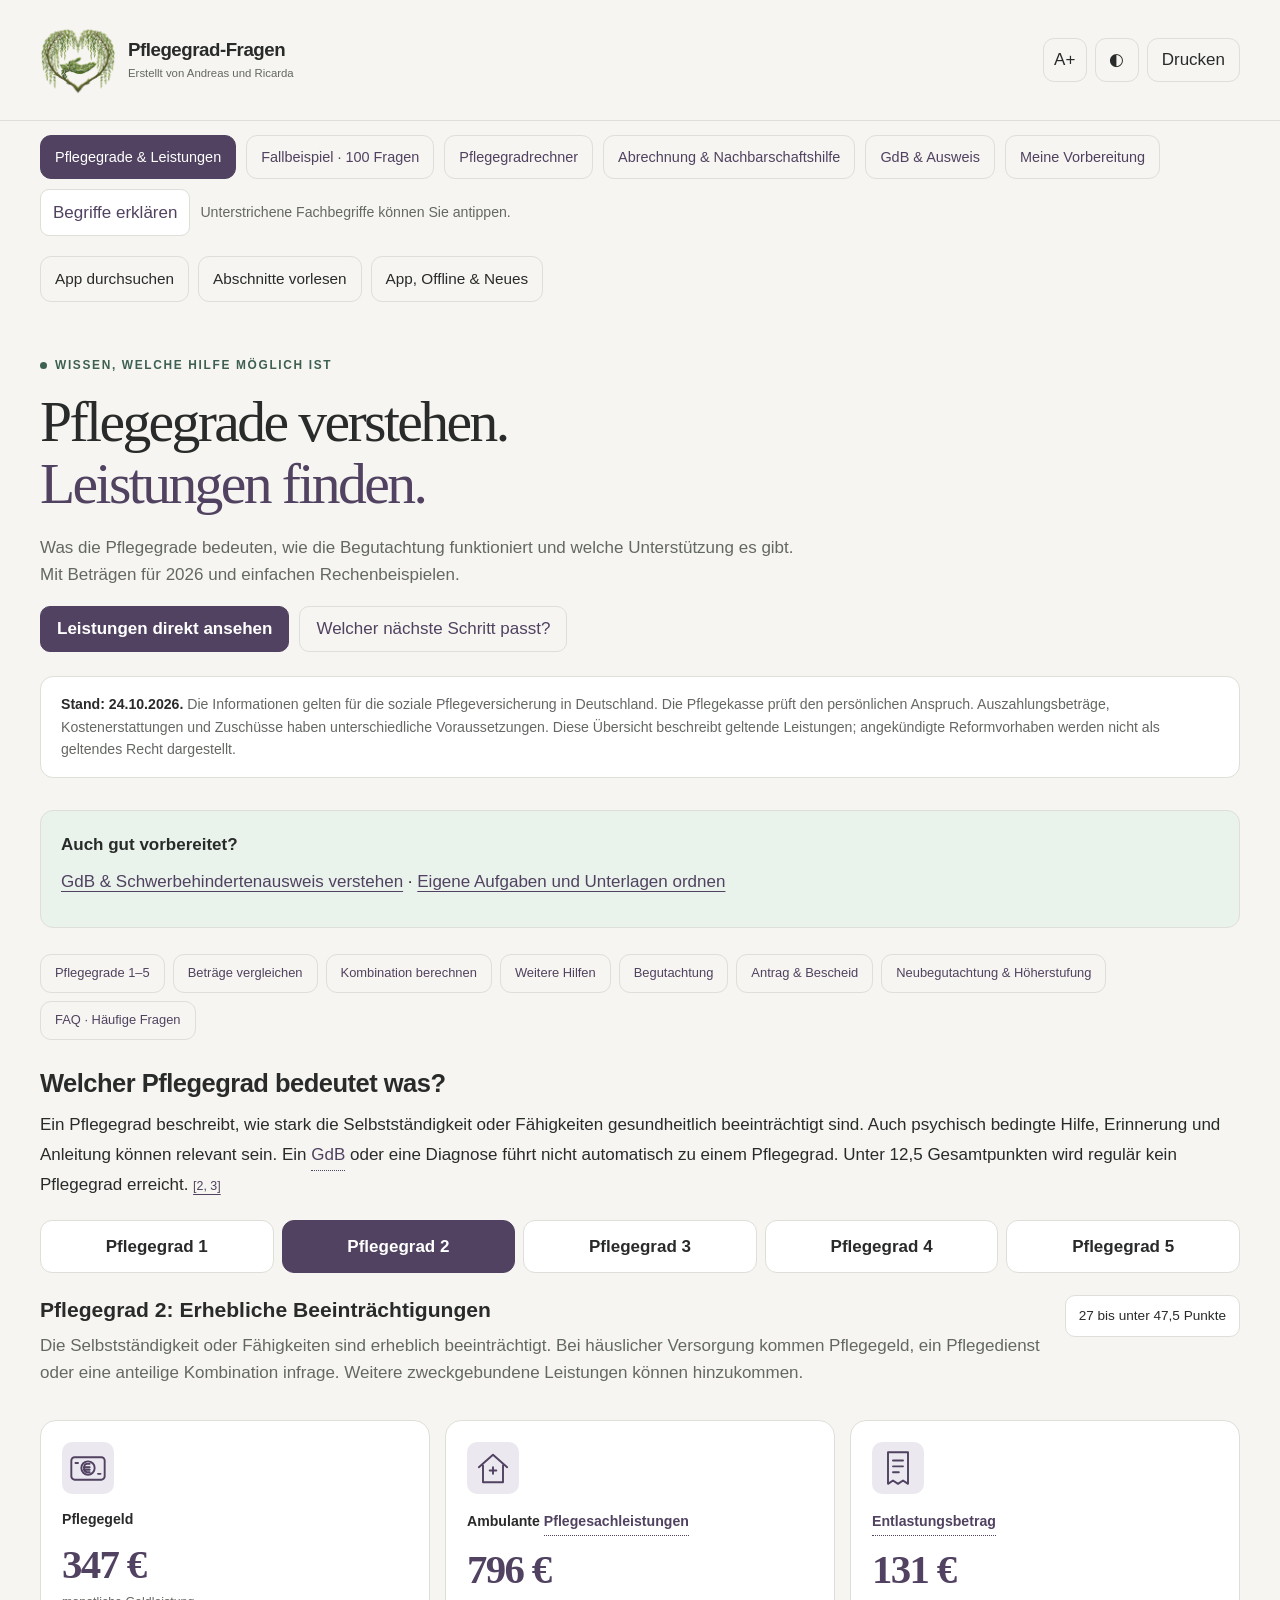
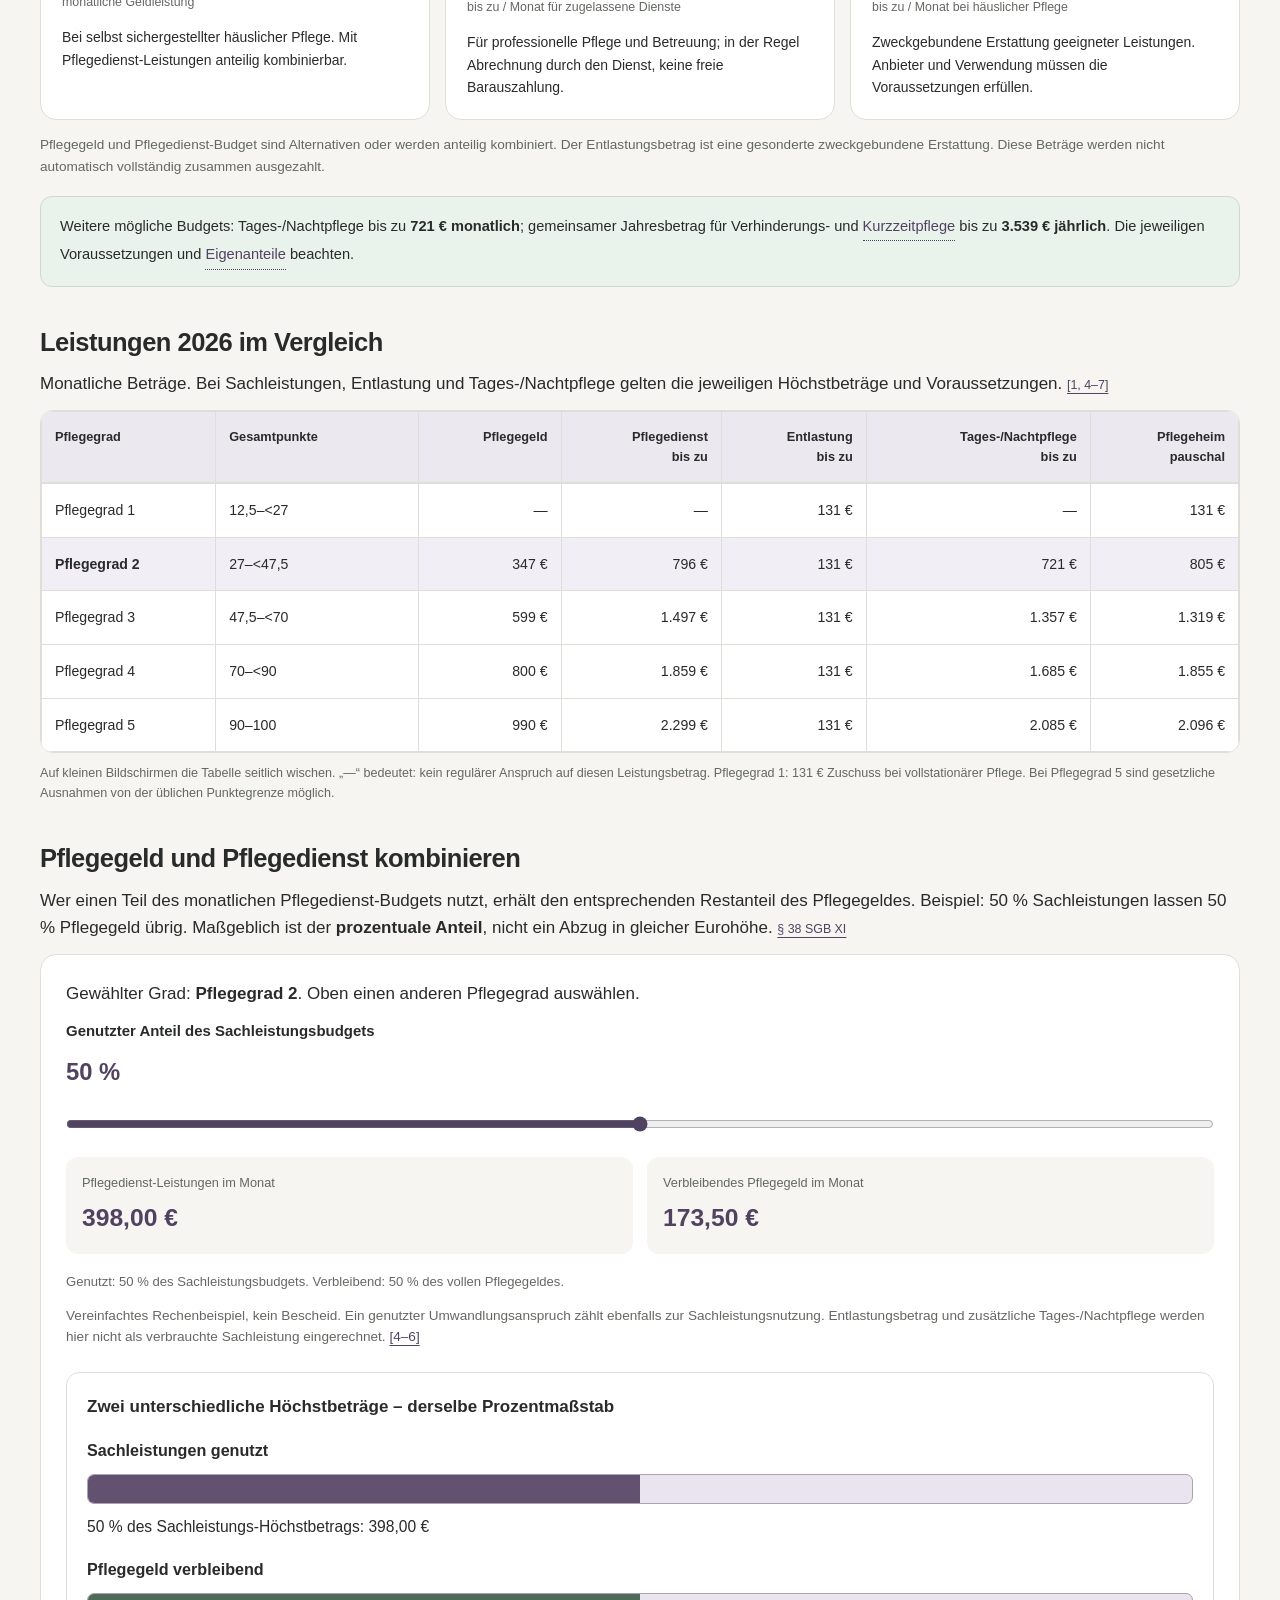
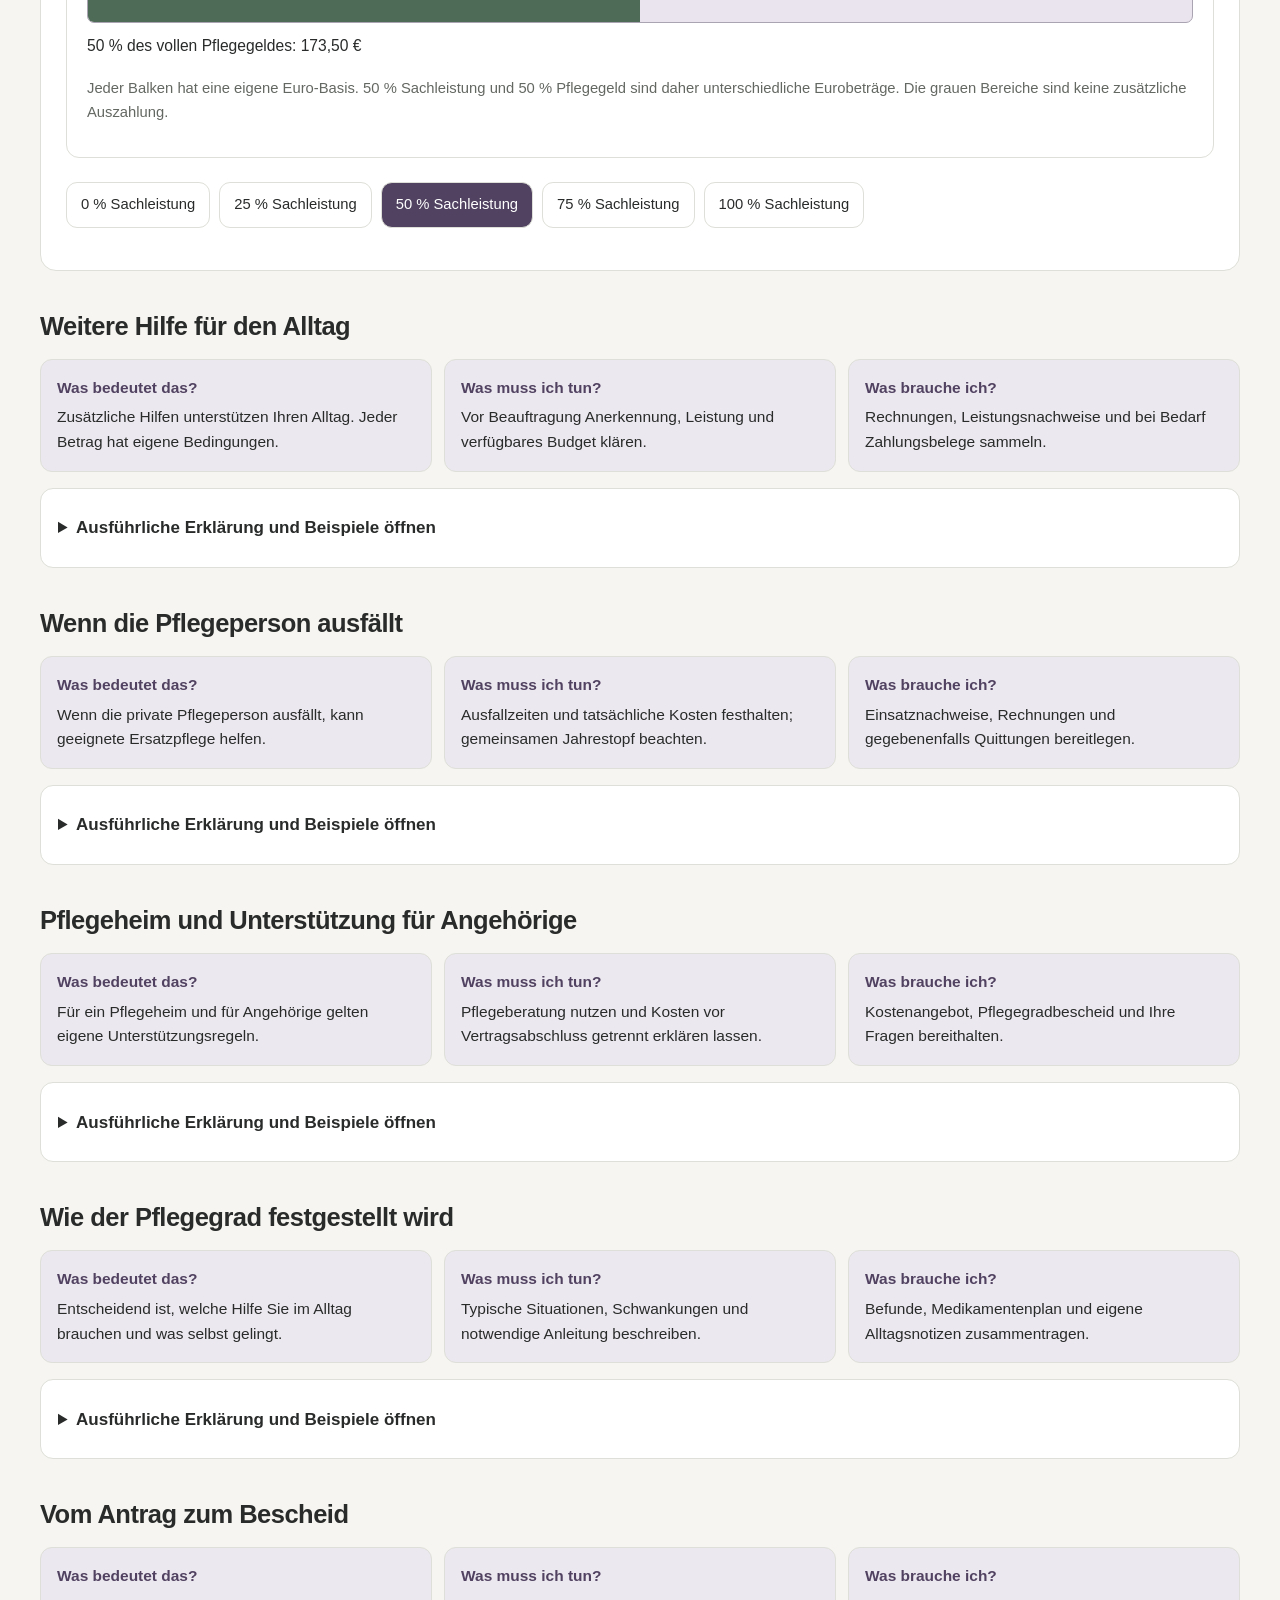
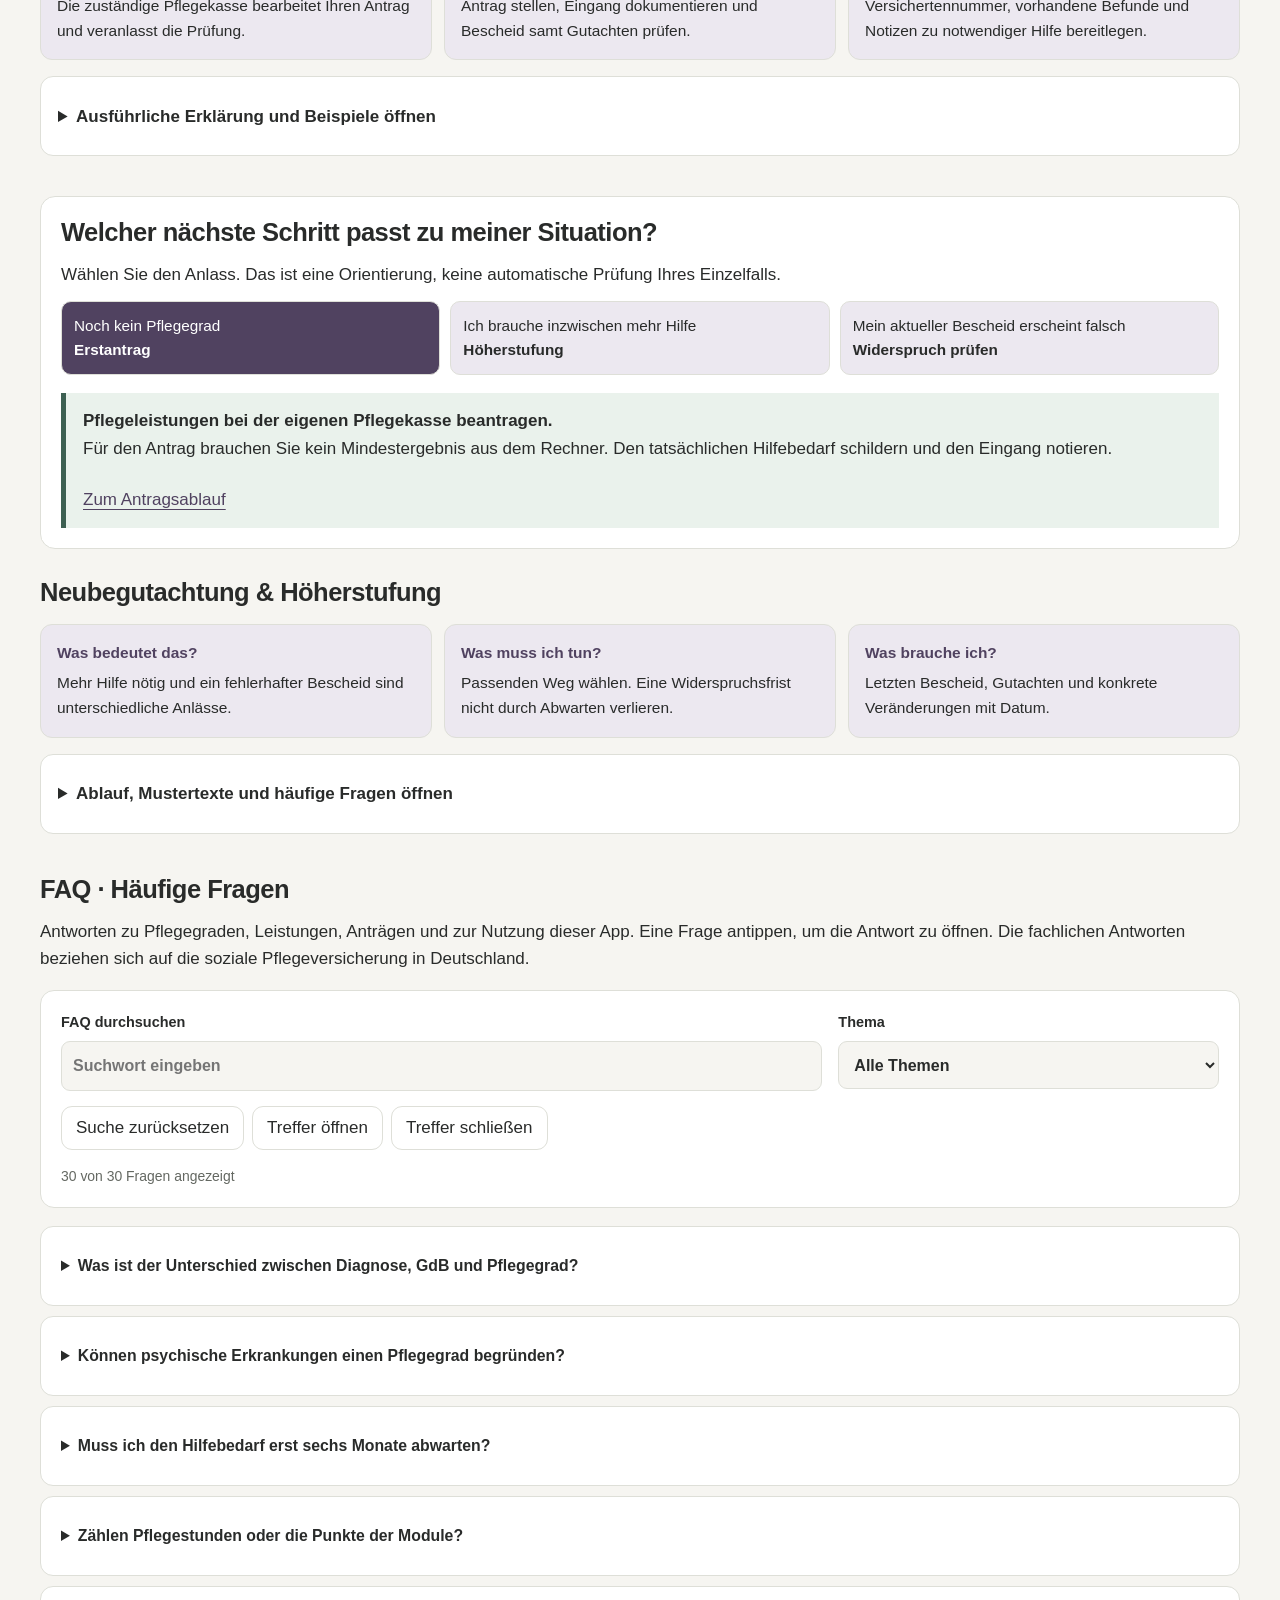
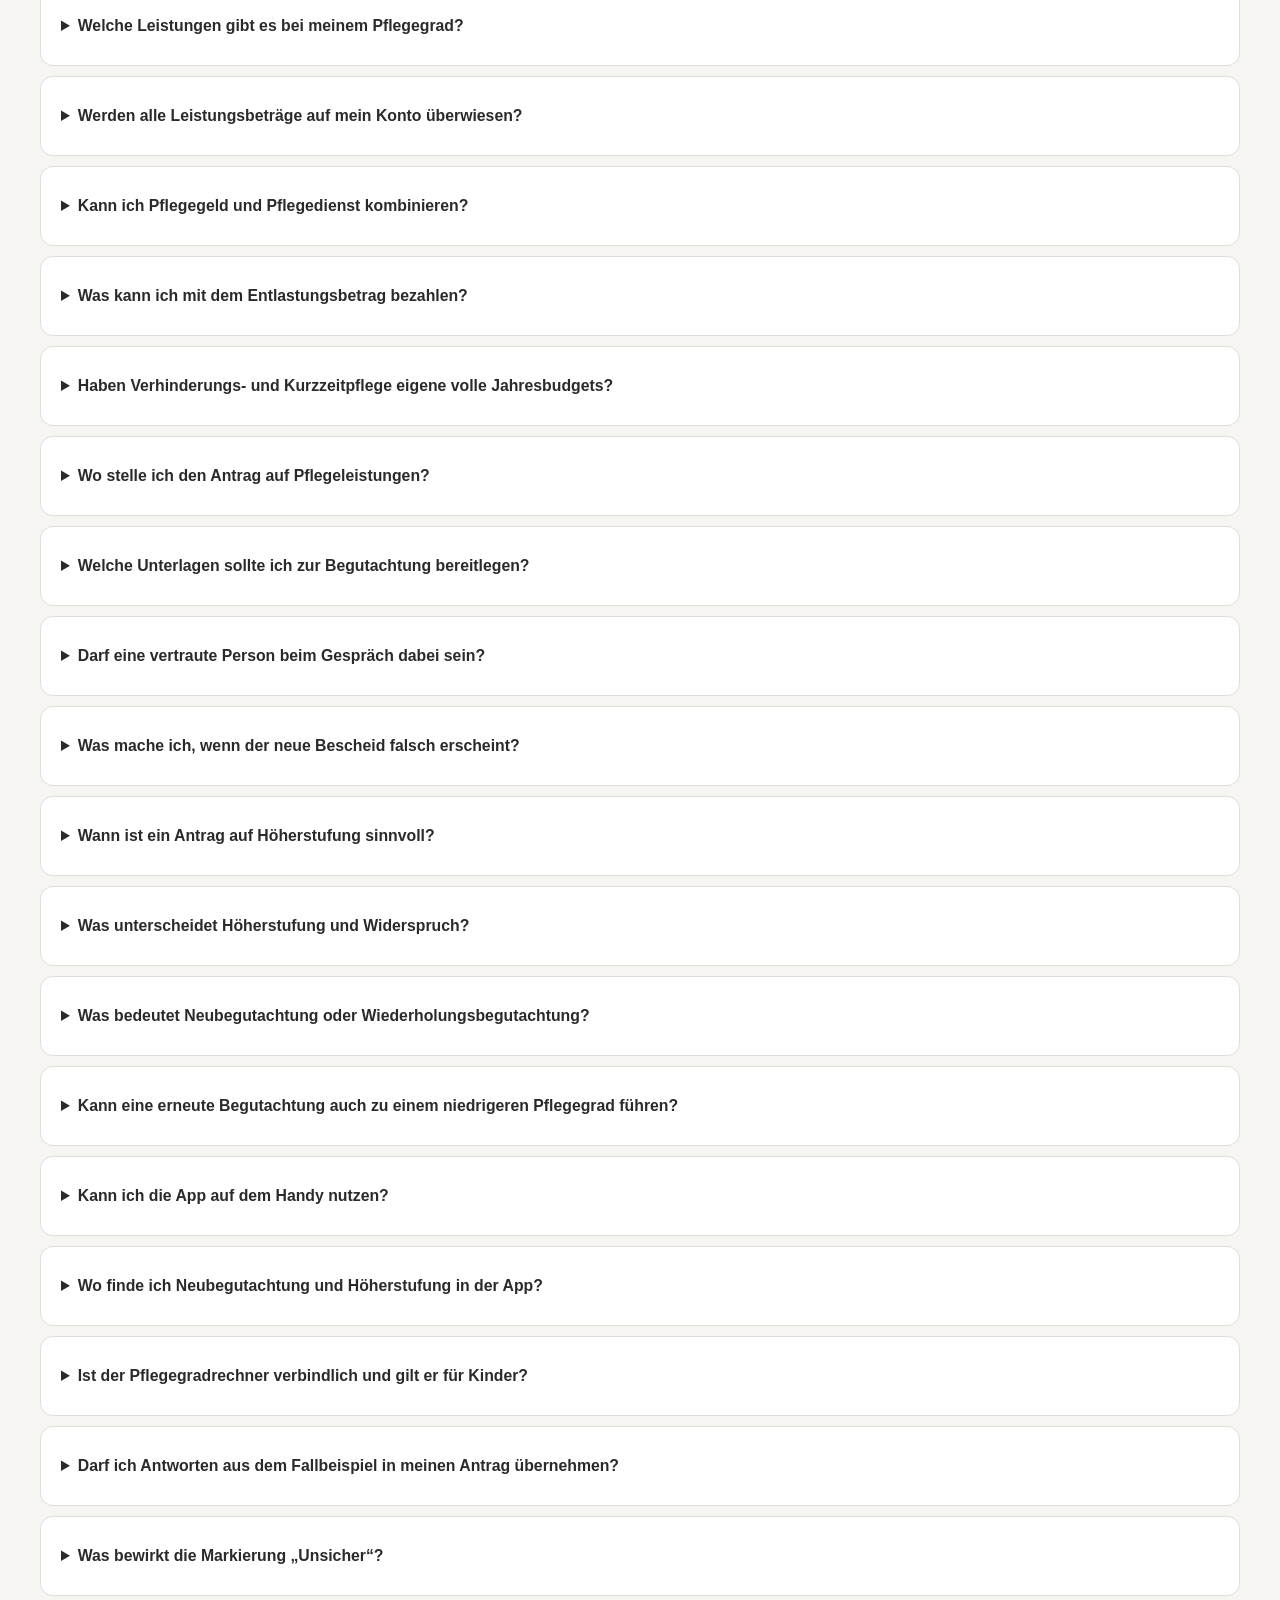
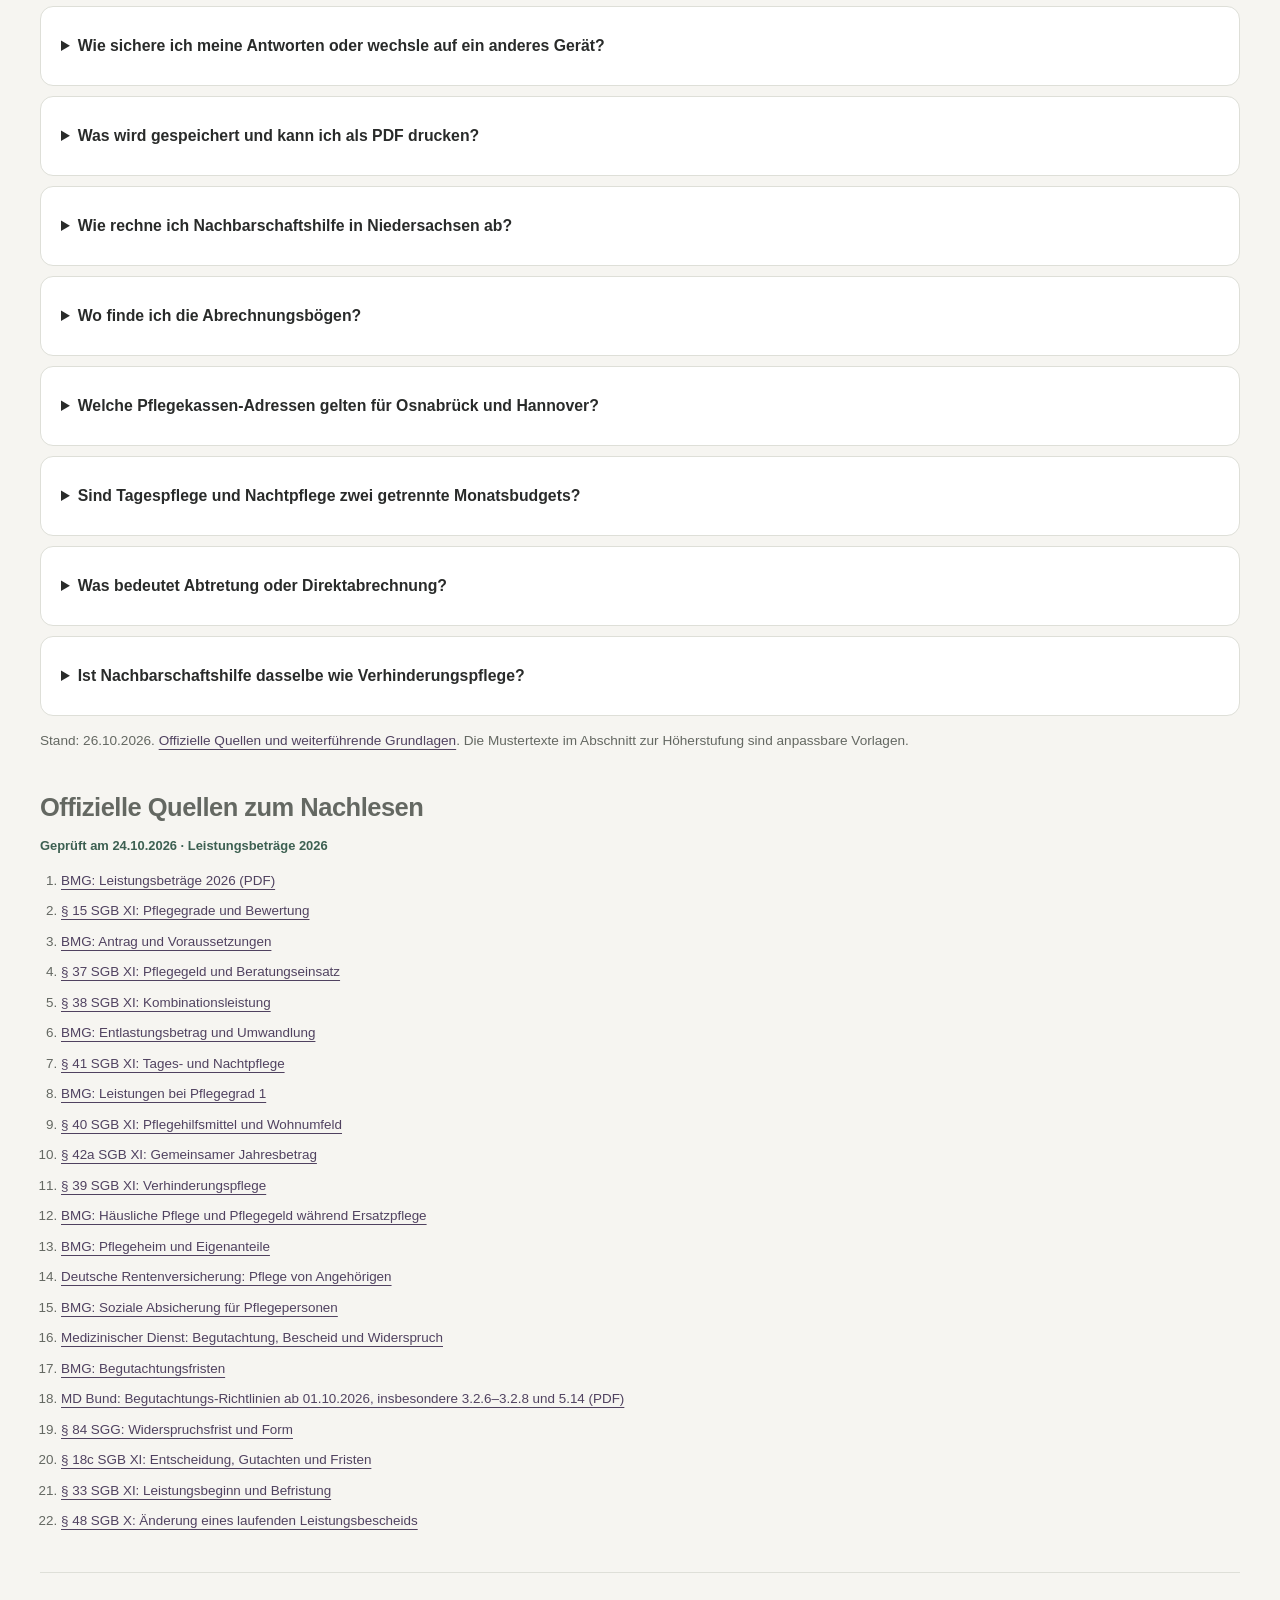
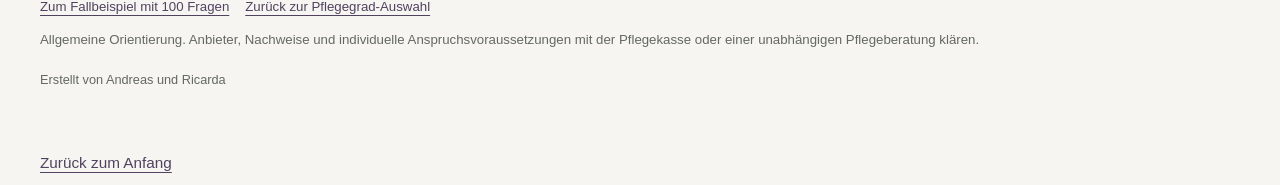
<file: index.html>
<!doctype html>
<html lang="de">
<head>
<meta charset="utf-8"><meta name="viewport" content="width=device-width, initial-scale=1"><meta name="theme-color" content="#504260">
<meta name="description" content="Pflegegrade 1 bis 5, Leistungen 2026, Antrag, Neubegutachtung und Höherstufung verständlich erklärt. Mit Vorbereitung und Mustertexten.">
<title>Pflegegrade & Leistungen · Pflegegrad-Fragen</title>
<style>
:root{--bg:#f6f5f1;--paper:#fff;--ink:#292b2a;--muted:#646862;--line:#dedfd8;--purple:#504260;--light:#ece8f0;--green:#3d6052;--sage:#eaf2ec;--body:17px;--radius:18px}*{box-sizing:border-box}html{font-size:var(--body);scroll-behavior:auto}body{margin:0;background:var(--bg);color:var(--ink);font-family:-apple-system,BlinkMacSystemFont,"Segoe UI",sans-serif;line-height:1.6}button,input,textarea,select{font:inherit}button,a,input,textarea{touch-action:manipulation}button{cursor:pointer}button:disabled{cursor:default;opacity:.45}a{color:var(--purple);text-underline-offset:4px}button:focus-visible,a:focus-visible,input:focus-visible,textarea:focus-visible{outline:3px solid #8767aa;outline-offset:4px}button{color:inherit}button svg{width:19px;height:19px;flex-shrink:0;pointer-events:none}.skip{position:absolute;top:-100px;left:16px;z-index:99;padding:12px;background:white}.skip:focus{top:12px}header{border-bottom:1px solid var(--line);background:var(--bg)}.topbar{max-width:1280px;margin:auto;padding:22px 40px;display:flex;align-items:center;justify-content:space-between;gap:18px}.brand{display:flex;gap:12px;align-items:center;font-weight:750;font-size:1.1rem;letter-spacing:-.025em}.brand-icon{width:37px;height:37px;background:var(--purple);color:white;display:grid;place-items:center;border-radius:11px}.brand-icon svg{width:21px;height:21px}.top-actions{display:flex;gap:8px}.icon-btn,.subtle,.pill,.primary{border:1px solid var(--line);background:transparent;border-radius:11px;min-height:44px;padding:9px 14px;display:inline-flex;align-items:center;justify-content:center;gap:8px;line-height:1.3}.icon-btn{width:44px;padding:8px}.icon-btn.active,.subtle.active{background:var(--light);border-color:var(--purple);color:var(--purple)}.primary{background:var(--purple);color:white;border-color:var(--purple);font-weight:650}.subtle:hover,.icon-btn:hover{background:var(--light)}.main{max-width:1280px;margin:auto;padding:52px 40px 0}.hero{display:grid;grid-template-columns:1fr 250px;gap:40px;align-items:center;margin-bottom:30px}.eyebrow{display:flex;align-items:center;gap:8px;color:var(--green);text-transform:uppercase;font-size:.7rem;letter-spacing:.14em;font-weight:750;margin-bottom:16px}.dot{width:7px;height:7px;border-radius:50%;background:var(--green)}h1{font-family:Georgia,"Times New Roman",serif;font-size:clamp(2.5rem,4.8vw,4.2rem);line-height:1.08;letter-spacing:-.045em;font-weight:400;margin:0 0 18px;max-width:760px}h1 em{font-style:normal;color:var(--purple)}.intro{max-width:670px;color:var(--muted);font-size:1rem;margin:0}.hero-stat{background:#e8e9e0;border-radius:var(--radius);padding:24px 25px;position:relative;overflow:hidden}.stat-number{font-family:Georgia,serif;font-size:4rem;line-height:1.1;letter-spacing:-.07em;color:var(--purple)}.hero-stat p{font-size:.85rem;margin:8px 0 0;color:#51564c}.stat-lines{position:absolute;right:22px;top:28px;width:45px;display:grid;gap:9px}.stat-lines i{display:block;height:4px;border-radius:5px;background:#b6bbab}.stat-lines i:nth-child(2){width:32px}.stat-lines i:nth-child(3){width:39px}.notice{display:flex;align-items:flex-start;gap:12px;background:var(--paper);border:1px solid var(--line);padding:16px 20px;border-radius:13px;font-size:.83rem;color:var(--muted);margin-bottom:32px}.notice svg{width:20px;height:20px;flex-shrink:0;color:var(--green);margin-top:2px}.notice strong{color:var(--ink)}.workspace{display:grid;grid-template-columns:245px minmax(0,1fr);gap:32px;align-items:start}.sidebar{position:sticky;top:20px;padding-bottom:20px}.sidebar-title{font-size:.72rem;font-weight:750;text-transform:uppercase;letter-spacing:.1em;color:var(--muted);margin:0 0 13px}.category{display:flex;width:100%;border:0;background:transparent;padding:12px 13px;text-align:left;gap:10px;align-items:center;justify-content:space-between;border-radius:10px;font-size:.84rem;line-height:1.4;min-height:47px;margin-bottom:3px}.category span{min-width:0}.category small{font-size:.72rem;color:var(--muted);font-variant-numeric:tabular-nums}.category.active{background:var(--purple);color:white}.category.active small{color:#e6dfeb}.category:not(.active):hover{background:var(--light)}.sidebar-note{font-size:.75rem;color:var(--muted);border-top:1px solid var(--line);padding-top:18px;margin-top:18px}.search{display:flex;align-items:center;background:white;border:1px solid var(--line);border-radius:13px;gap:12px;padding:0 16px}.search svg{width:21px;height:21px;color:var(--muted);flex-shrink:0}.search input{width:100%;border:0;outline:0;background:transparent;padding:16px 0;color:var(--ink);min-width:0;font-size:1rem}.search:focus-within{outline:3px solid #8767aa;outline-offset:2px}.search input:focus-visible{outline:0}.search button{background:none;border:0;font-size:1.3rem;min-width:40px;min-height:40px}.tabs{display:flex;gap:20px;border-bottom:1px solid var(--line);margin-top:18px}.tab{background:none;border:0;border-bottom:3px solid transparent;padding:13px 2px;color:var(--muted);font-size:.85rem}.tab.active{color:var(--purple);border-bottom-color:var(--purple);font-weight:700}.tab span{font-size:.72rem;padding:2px 6px;background:var(--light);border-radius:5px;margin-left:5px;color:var(--purple)}.toolbar{display:flex;align-items:center;justify-content:space-between;gap:10px;margin:22px 0 16px}.result-title{font-weight:700;margin:0;font-size:1.08rem}.result-sub{font-size:.75rem;color:var(--muted);margin:2px 0 0}.mode-button{font-size:.78rem;white-space:nowrap}.q-card{background:var(--paper);border:1px solid var(--line);border-radius:var(--radius);margin-bottom:14px;overflow:hidden;transition:border-color .15s}.q-card.open{border-color:#b5a9c1;box-shadow:0 4px 16px #32283a06}.card-meta{display:flex;align-items:center;justify-content:space-between;gap:10px;padding:16px 20px 0}.tag{color:var(--green);font-size:.64rem;text-transform:uppercase;letter-spacing:.075em;font-weight:750}.meta-actions{display:flex;align-items:center;gap:7px}.reviewed-mark{font-size:.7rem;color:var(--green)}.bookmark{border:0;background:transparent;display:grid;place-items:center;min-width:44px;min-height:44px;border-radius:8px;color:#777d74}.bookmark:hover{background:var(--light)}.bookmark.selected{color:var(--purple);background:var(--light)}.bookmark.selected svg{fill:var(--purple)}.question-toggle{border:0;background:transparent;display:flex;align-items:flex-start;gap:13px;text-align:left;padding:8px 22px 23px;width:100%;line-height:1.5;font-size:1.04rem;font-weight:650}.q-number{font-size:.78rem;font-weight:550;min-width:27px;color:var(--muted);padding-top:4px;font-variant-numeric:tabular-nums}.q-label{flex:1}.chevron{color:var(--purple);margin-top:5px;transition:transform .2s}.open .chevron{transform:rotate(180deg)}.card-answer{border-top:1px solid var(--line);padding:21px 24px 22px}.answer-badge{display:inline-flex;align-items:center;gap:6px;font-size:.65rem;letter-spacing:.045em;font-weight:700;text-transform:uppercase;color:var(--green);background:var(--sage);padding:4px 8px;border-radius:5px}.answer-badge.general{color:var(--purple);background:var(--light)}blockquote{margin:13px 0 10px;font-size:1rem;line-height:1.7;color:var(--ink)}.case-note{font-size:.78rem;line-height:1.6;color:var(--muted);margin:12px 0 0}.adapt{font-size:.73rem;color:var(--muted);margin:0 0 19px}.personal-label{display:block;font-size:.78rem;font-weight:650;margin-bottom:7px}.personal-label span{font-weight:400;color:var(--muted)}textarea{display:block;width:100%;min-height:100px;resize:vertical;padding:12px;border:1px solid var(--line);background:var(--bg);border-radius:10px;color:var(--ink);font-size:.9rem;line-height:1.6}.answer-footer{display:flex;align-items:center;justify-content:space-between;gap:10px;flex-wrap:wrap;margin-top:12px}.answer-footer button{font-size:.76rem}.save-label{font-size:.7rem;color:var(--muted)}.reviewed-button.active{color:var(--green);border-color:var(--green);background:var(--sage)}.empty{text-align:center;background:var(--paper);border:1px dashed var(--line);border-radius:var(--radius);padding:46px 22px}.empty p{color:var(--muted);font-size:.9rem}.pager,.practice-nav{display:flex;align-items:center;justify-content:space-between;gap:12px;margin:24px 0}.pager p,.practice-nav p{font-size:.8rem;color:var(--muted);text-align:center}.practice-nav button{font-size:.8rem}.practice-head{display:flex;justify-content:space-between;gap:14px;align-items:center;font-size:.8rem;margin:0 0 12px;color:var(--muted)}.practice-head button{font-size:.76rem}.progress-track{height:4px;background:var(--line);border-radius:9px;margin-bottom:16px}.progress-track i{display:block;background:var(--green);height:100%;border-radius:9px}.footer{margin-top:45px;padding:28px 0 32px;border-top:1px solid var(--line);display:flex;justify-content:space-between;align-items:flex-start;gap:20px;flex-wrap:wrap;color:var(--muted);font-size:.73rem}.footer p{margin:0;max-width:500px}.footer details{max-width:500px}.footer summary{cursor:pointer}.footer details p{margin-top:12px}.footer-actions{display:flex;gap:8px;flex-wrap:wrap;margin-top:12px}.footer-actions button{font-size:.73rem}.toast{position:fixed;bottom:24px;left:50%;transform:translateX(-50%);background:var(--purple);color:white;border-radius:12px;padding:12px 20px;z-index:10;box-shadow:0 4px 20px #0002;width:max-content;max-width:calc(100% - 32px);font-size:.85rem}.sr-only{position:absolute;width:1px;height:1px;padding:0;margin:-1px;overflow:hidden;clip:rect(0,0,0,0);white-space:nowrap;border:0}[hidden]{display:none!important}#printArea{display:none}.contrast{--bg:#fff;--paper:#fff;--ink:#101010;--muted:#333;--line:#555;--purple:#29203e;--light:#e8e2ef;--green:#174731;--sage:#e1efe6}.large{--body:20px}.contrast .hero-stat{background:#eee}.contrast .category small{color:var(--ink)}.contrast .category.active small{color:white}.contrast .bookmark{color:#333}
@media(min-width:1400px){.main{padding-top:65px}}
@media(max-width:900px){.main{padding:32px 24px 0}.topbar{padding:18px 24px}.hero{grid-template-columns:1fr 170px;gap:24px}.hero-stat{padding:21px}.workspace{grid-template-columns:190px minmax(0,1fr);gap:22px}.category{font-size:.77rem;padding:10px}.sidebar-title{font-size:.66rem}.tag{font-size:.61rem}}
@media(max-width:680px){.topbar{padding:16px 18px;gap:8px}.brand{font-size:.96rem;gap:9px}.brand-icon{width:31px;height:34px}.top-actions{gap:5px}.icon-btn{width:40px;min-height:44px}.top-print{display:none}.main{padding:28px 18px 0}.hero{display:block;margin-bottom:22px}.eyebrow{font-size:.62rem;margin-bottom:13px}h1{font-size:2.8rem;margin-bottom:14px}.intro{font-size:.9rem}.hero-stat{display:none}.notice{font-size:.76rem;padding:13px 14px;margin-bottom:23px;gap:9px}.workspace{display:block}.sidebar{position:static;padding:0;margin-bottom:20px}.sidebar-title,.sidebar-note{display:none}.categories{display:flex;gap:7px;overflow-x:auto;padding:4px 3px 10px;scrollbar-width:thin}.category{width:auto;flex-shrink:0;max-width:240px;font-size:.76rem;border:1px solid var(--line);background:white;border-radius:100px;padding:9px 13px;gap:9px;min-height:43px;margin:0}.category span{white-space:nowrap}.category small{font-size:.68rem}.search{border-radius:11px;padding:0 12px}.search input{font-size:16px;padding:14px 0}.tabs{gap:18px}.tab{font-size:.8rem}.toolbar{align-items:flex-start;gap:12px;margin-top:20px}.result-title{font-size:.96rem}.result-sub{font-size:.68rem}.mode-button{font-size:.7rem;padding:8px 10px;white-space:normal;min-width:98px;max-width:145px}.mode-button svg{display:none}.card-meta{padding:12px 14px 0}.question-toggle{padding:6px 15px 18px;gap:9px;font-size:1rem}.q-number{min-width:23px;font-size:.7rem}.card-answer{padding:18px 17px}textarea{font-size:16px;min-height:110px}.tag{font-size:.58rem;letter-spacing:.04em}.answer-badge{font-size:.58rem}.case-note{font-size:.78rem;line-height:1.6;color:var(--muted);margin:12px 0 0}.adapt{font-size:.7rem}blockquote{font-size:.95rem}.reviewed-mark{font-size:.65rem}.pager button{font-size:.8rem;padding:9px 11px}.footer{margin-top:28px;font-size:.7rem}.practice-nav{position:sticky;bottom:0;background:var(--bg);padding:11px 0;border-top:1px solid var(--line);z-index:2}.large h1{font-size:2.5rem}.large .brand{font-size:.82rem}.large .category{font-size:.67rem}.large .tag{font-size:.53rem}.large .question-toggle{font-size:.92rem}}
@media(prefers-reduced-motion:reduce){*{scroll-behavior:auto!important;transition:none!important}}
@media print{body{background:white;color:black;font-size:11pt}header,.main,.toast,.skip{display:none!important}#printArea{display:block!important}#printArea h1{font-family:Georgia,serif;font-size:24pt;letter-spacing:0}#printArea article{break-inside:avoid;border-top:1px solid #aaa;padding:12pt 0}#printArea h2{font-size:12pt;line-height:1.5}#printArea p{font-size:10.5pt;line-height:1.6}#printArea small{font-size:9pt}#printArea .own{border-left:2pt solid #777;padding-left:9pt;white-space:pre-wrap}@page{margin:17mm}}

.section-nav{max-width:1280px;margin:auto;padding:14px 40px 0;display:flex;gap:10px;flex-wrap:wrap}.section-nav a{text-decoration:none;font-size:.85rem;min-height:44px}.section-nav a[aria-current="page"]{background:var(--purple);color:white;border-color:var(--purple)}@media(max-width:680px){.section-nav{padding:12px 18px 0;gap:7px}.section-nav a{font-size:.75rem;padding:9px 11px}}@media print{.section-nav{display:none!important}}

.brand{text-decoration:none;color:var(--ink);min-width:0}.brand-logo{display:block;width:76px;height:76px;object-fit:contain;flex:0 0 76px}.brand-text{display:flex;flex-direction:column;min-width:0;gap:3px}.brand-name{font-size:1.1rem;line-height:1.3;font-weight:750;letter-spacing:-.025em}.brand-credit{font-size:.67rem;line-height:1.4;font-weight:450;color:var(--muted);letter-spacing:0}.creator-credit{font-size:.75rem;color:var(--muted);margin:20px 0 0}.topbar .brand:hover{color:var(--purple)}
@media(max-width:680px){.topbar{display:grid;grid-template-columns:minmax(0,1fr) auto;gap:10px}.brand{gap:9px}.brand-logo{width:62px;height:62px;flex-basis:62px}.brand-name{font-size:.93rem}.brand-credit{font-size:.61rem}.top-actions{max-width:100px;flex-wrap:wrap;justify-content:flex-end}.top-actions #printCare{flex-basis:100%;min-height:36px;padding:6px 10px}.large .brand-name{font-size:.85rem}}

.section-nav{max-width:1280px;margin:auto;padding:14px 40px 0;display:flex;gap:10px;flex-wrap:wrap}.section-nav a{text-decoration:none;font-size:.85rem;min-height:44px}.section-nav a[aria-current="page"]{background:var(--purple);color:white;border-color:var(--purple)}.care-main{padding-top:38px}.care-hero{margin-bottom:24px}.care-hero h1{max-width:850px;font-size:clamp(2.5rem,4.5vw,3.7rem)}.care-hero .intro{max-width:780px}.care-jump{display:flex;gap:8px;flex-wrap:wrap;margin-bottom:28px}.care-jump a{text-decoration:none;font-size:.76rem;min-height:39px}.care-section{margin:28px 0 40px;scroll-margin-top:18px}.care-section h2{font-size:1.5rem;line-height:1.25;letter-spacing:-.02em;margin:0 0 12px}.care-section h3{font-size:1.03rem;line-height:1.4;margin:0 0 10px}.care-section p{margin:0 0 12px}.muted{color:var(--muted)}.source-link{font-size:.73rem;white-space:nowrap}.grade-picker{display:flex;gap:8px;margin:22px 0;flex-wrap:wrap}.grade-picker button{min-height:52px;flex:1;min-width:110px;background:white;border:1px solid var(--line);border-radius:12px;padding:12px 15px;font-weight:650}.grade-picker button[aria-pressed="true"]{background:var(--purple);border-color:var(--purple);color:white}.grade-summary{display:grid;grid-template-columns:minmax(0,1fr) auto;align-items:start;gap:24px;margin-bottom:22px}.grade-summary h3{font-size:1.24rem;margin-bottom:7px}.point-pill{display:inline-block;border:1px solid var(--line);background:white;padding:9px 13px;border-radius:10px;font-size:.8rem;white-space:nowrap}.grade-cards{display:grid;grid-template-columns:repeat(3,minmax(0,1fr));gap:15px}.benefit-card{background:white;border:1px solid var(--line);border-radius:16px;padding:21px;display:flex;flex-direction:column;align-items:flex-start}.benefit-card .benefit-title{font-size:.83rem;font-weight:650;margin-bottom:12px}.benefit-value{font-family:Georgia,serif;color:var(--purple);font-size:2.4rem;line-height:1.1;letter-spacing:-.04em}.benefit-value.empty{text-align:left;background:none;border:0;border-radius:0;padding:0;font-family:inherit;font-size:1.3rem;line-height:1.3;letter-spacing:-.02em}.benefit-unit{color:var(--muted);font-size:.73rem;margin:6px 0 13px}.benefit-card p{font-size:.82rem;margin:0}.detail-grid{display:grid;grid-template-columns:repeat(2,minmax(0,1fr));gap:16px}.info-card{background:white;border:1px solid var(--line);border-radius:16px;padding:23px}.info-card p,.info-card li{font-size:.9rem}.info-card ul{padding-left:20px;margin:10px 0}.info-card li+li{margin-top:8px}.hint{padding:16px 19px;background:var(--sage);border:1px solid #cbdacf;border-radius:12px;color:var(--ink);font-size:.86rem;margin:18px 0}.hint.warning{background:#f8f0e5;border-color:#e5d3b8}.grade-note{font-size:.8rem;color:var(--muted);margin-top:14px!important}.comparison{width:100%;border-collapse:collapse;background:white;min-width:900px;font-size:.83rem}.comparison th,.comparison td{padding:15px 13px;border:1px solid var(--line);text-align:right;vertical-align:top}.comparison thead th{background:var(--light);font-size:.75rem}.comparison th:first-child,.comparison td:first-child{text-align:left;position:sticky;left:0;background:white;min-width:104px;z-index:1}.comparison thead th:first-child{background:var(--light);z-index:2}.comparison td:nth-child(2),.comparison th:nth-child(2){text-align:left;min-width:130px}.comparison tr.selected td{background:#f1eef5}.comparison tr.selected td:first-child{background:#f1eef5;font-weight:700}.table-scroll{overflow-x:auto;border-radius:13px;border:1px solid var(--line)}.table-caption{font-size:.74rem;color:var(--muted);margin:10px 0!important}.calc{background:white;border:1px solid var(--line);border-radius:16px;padding:25px}.calc label{display:block;font-size:.88rem;font-weight:650;margin-bottom:10px}.calc input[type="range"]{display:block;width:100%;accent-color:var(--purple);margin:18px 0;min-height:30px}.calc-value{color:var(--purple);font-size:1.4rem;font-weight:700}.calc-results{display:grid;grid-template-columns:repeat(2,minmax(0,1fr));gap:14px;margin:18px 0}.calc-result{background:var(--bg);border-radius:12px;padding:16px}.calc-result small{display:block;color:var(--muted);font-size:.75rem;margin-bottom:5px}.calc-result strong{font-size:1.45rem;color:var(--purple)}.formula{font-size:.77rem;color:var(--muted)}.calc .calc-caption{font-size:.8rem;color:var(--muted)}.budget-inputs{display:grid;grid-template-columns:1fr 1fr;gap:14px;margin:20px 0}.budget-inputs label{font-size:.8rem}.budget-inputs input{width:100%;background:var(--bg);border:1px solid var(--line);border-radius:9px;padding:11px;color:var(--ink);font-size:1rem}.budget-result{background:var(--sage);padding:16px;border-radius:12px}.budget-result strong{display:block;font-size:1.5rem;color:var(--green)}.budget-error{color:#8b241e;font-size:.82rem;margin-top:10px!important}.module-grid{display:grid;grid-template-columns:repeat(3,minmax(0,1fr));gap:13px}.module{background:white;border:1px solid var(--line);border-radius:14px;padding:18px}.module small{color:var(--green);font-size:.72rem;font-weight:750}.module h3{font-size:.92rem;margin:7px 0}.module p{font-size:.8rem;color:var(--muted);margin:0}.steps{counter-reset:care;display:grid;gap:12px}.step{display:flex;gap:17px;background:white;border:1px solid var(--line);border-radius:13px;padding:20px}.step:before{counter-increment:care;content:counter(care);flex-shrink:0;width:31px;height:31px;display:grid;place-items:center;border-radius:50%;background:var(--light);color:var(--purple);font-size:.82rem;font-weight:750}.step p{font-size:.88rem;margin:0}.step h3{margin-bottom:6px}.care-faq{background:white;border:1px solid var(--line);border-radius:13px;padding:17px 20px;margin-bottom:10px}.care-faq summary{cursor:pointer;font-weight:650;font-size:.93rem}.care-faq p{font-size:.86rem;margin:13px 0 0}.sources{font-size:.79rem;color:var(--muted)}.sources li{margin-bottom:9px;overflow-wrap:anywhere}.sources a{overflow-wrap:anywhere}.sources ol{padding-left:21px}.checked{font-size:.76rem;color:var(--green);font-weight:700}.care-footer{border-top:1px solid var(--line);margin-top:30px;padding:23px 0 35px;font-size:.78rem;color:var(--muted)}.care-footer a{margin-right:16px}.no-print{display:block}.carePrintOnly{display:none}
@media(max-width:680px){.section-nav{padding:12px 18px 0;gap:7px}.section-nav a{font-size:.75rem;padding:9px 11px}.care-main{padding-top:28px}.care-hero h1{font-size:2.7rem}.care-section h2{font-size:1.32rem}.grade-picker{gap:6px}.grade-picker button{flex:1 1 100px;font-size:.78rem;min-width:100px;padding:10px 8px}.grade-summary{display:block}.point-pill{margin:8px 0 5px}.grade-cards{grid-template-columns:1fr}.benefit-card{padding:18px}.benefit-card .benefit-title{margin-bottom:8px}.benefit-value{font-size:2.2rem}.detail-grid,.module-grid{grid-template-columns:1fr}.care-jump a{font-size:.68rem;padding:8px 10px}.calc,.info-card{padding:19px}.calc-results{gap:8px}.calc-result{padding:13px}.calc-result strong{font-size:1.22rem}.budget-inputs{grid-template-columns:1fr}.budget-inputs input{font-size:16px}.hint{font-size:.82rem}.comparison{font-size:.77rem}.comparison th,.comparison td{padding:12px}.step{padding:16px;gap:12px}.care-hero .intro{font-size:.9rem}}
@media print{header,.section-nav,.care-jump,.no-print,.top-actions{display:none!important}.main{display:block!important;max-width:none;padding:0}.care-main{padding:0}.care-hero h1{font-size:24pt}.hero-stat{display:none}.carePrintOnly{display:block}.care-section{margin:18pt 0}.care-section h2{font-size:16pt}.grade-picker{display:none}.grade-cards{grid-template-columns:repeat(3,1fr)}.benefit-value{font-size:22pt}.benefit-card,.info-card,.module,.step,.care-faq{break-inside:avoid}.comparison{font-size:8pt;min-width:0}.comparison th,.comparison td{padding:5pt}.comparison th:first-child,.comparison td:first-child{position:static;min-width:0}.comparison td:nth-child(2),.comparison th:nth-child(2){min-width:0}.table-scroll{overflow:visible}.detail-grid,.module-grid{grid-template-columns:1fr 1fr}.calc input[type="range"]{display:none}.care-faq p{display:block}.care-faq{content-visibility:visible}.care-footer{font-size:9pt}.sources{font-size:8pt}.sources li{break-inside:avoid}.notice{font-size:9pt}}
.faq-controls{background:white;border:1px solid var(--line);border-radius:14px;padding:20px;margin:18px 0}.faq-fields{display:grid;grid-template-columns:minmax(0,2fr) minmax(0,1fr);gap:16px}.faq-fields label{display:flex;flex-direction:column;gap:7px;font-size:.85rem;font-weight:650;min-width:0}.faq-fields input,.faq-fields select{width:100%;min-width:0;min-height:48px;border:1px solid var(--line);border-radius:9px;background:var(--bg);color:var(--ink);padding:11px;font-size:16px}.faq-fields select:focus-visible{outline:3px solid #8767aa;outline-offset:4px}.faq-actions{display:flex;flex-wrap:wrap;gap:8px;margin:15px 0}.faq-controls #faqCount{font-size:.82rem;margin:0}#faq .care-faq{overflow-wrap:anywhere}#faq .care-faq summary{min-height:44px;align-content:center}#faq .care-faq[hidden],#faqControls[hidden],#faqEmpty[hidden]{display:none}#faq .care-faq p a{line-height:1.8}@media(max-width:680px){.faq-fields{grid-template-columns:1fr}.faq-controls{padding:16px}.faq-actions button{flex:1 1 130px;white-space:normal;font-size:.8rem}#faq .care-faq{padding:13px 16px}#faq .care-faq summary{font-size:.91rem}}@media print{#faq .no-print{display:none!important}#faq .care-faq[hidden]{display:block!important}}

</style>
<meta name="author" content="Andreas und Ricarda"><link rel="icon" type="image/png" href="./assets/weidenherz-logo.png"><link rel="apple-touch-icon" href="./assets/weidenherz-logo.png"><link rel="stylesheet" href="./app-usability.css?v=833d4d4a69f8"><link rel="stylesheet" href="./care-visuals.css?v=2c8d7f278d5a"><link rel="stylesheet" href="./care-learning.css?v=20506e6f68d8"><link rel="stylesheet" href="./care-explain.css?v=7a864b454c56"><link rel="stylesheet" href="./app-access.css?v=114b78209fc9"><link rel="manifest" href="./manifest.webmanifest"><link rel="apple-touch-icon" href="./assets/app-icon-192.png"></head>
<body>
<a class="skip" href="#pflegegrade">Zum Inhalt</a>
<header><div class="topbar"><a class="brand" href="./" aria-label="Pflegegrad-Fragen – zur Startseite"><img class="brand-logo" src="./assets/weidenherz-logo.png" width="76" height="76" alt="Zwei Weiden formen ein Herz mit einem handförmigen Busch darin"><span class="brand-text"><span class="brand-name">Pflegegrad-Fragen</span><span class="brand-credit">Erstellt von Andreas und Ricarda</span></span></a><div class="top-actions"><button id="fontSize" class="icon-btn" aria-label="Größere Schrift" aria-pressed="false">A+</button><button id="contrast" class="icon-btn" aria-label="Hohen Kontrast umschalten" aria-pressed="false">◐</button><button id="printCare" class="subtle">Drucken</button></div></div></header>
<nav class="section-nav" aria-label="App-Bereiche"><a class="subtle" href="./" aria-current="page">Pflegegrade &amp; Leistungen</a><a class="subtle" href="./fallbeispiel.html">Fallbeispiel · 100 Fragen</a><a class="subtle" href="./pflegegradrechner.html">Pflegegradrechner</a><a class="subtle" href="./abrechnung.html">Abrechnung &amp; Nachbarschaftshilfe</a><a class="subtle" href="./gdb.html">GdB &amp; Ausweis</a><a class="subtle" href="./meine-vorbereitung.html">Meine Vorbereitung</a></nav>
<main class="main care-main">
<section class="care-hero"><div class="eyebrow"><span class="dot"></span>Wissen, welche Hilfe möglich ist</div><h1>Pflegegrade verstehen.<br/><em>Leistungen finden.</em></h1><p class="intro">Was die Pflegegrade bedeuten, wie die Begutachtung funktioniert und welche Unterstützung es gibt. Mit Beträgen für 2026 und einfachen Rechenbeispielen.</p><div class="quick-start"><a class="primary" href="#pflegegrade">Leistungen direkt ansehen</a><a class="subtle" href="#wegweiser">Welcher nächste Schritt passt?</a></div></section>
<div class="notice"><div><strong>Stand: 24.10.2026.</strong> Die Informationen gelten für die soziale Pflegeversicherung in Deutschland. Die Pflegekasse prüft den persönlichen Anspruch. Auszahlungsbeträge, Kostenerstattungen und Zuschüsse haben unterschiedliche Voraussetzungen. Diese Übersicht beschreibt geltende Leistungen; angekündigte Reformvorhaben werden nicht als geltendes Recht dargestellt.</div></div>
<aside class="shared-next"><strong>Auch gut vorbereitet?</strong><p><a href="./gdb.html">GdB &amp; Schwerbehindertenausweis verstehen</a> · <a href="./meine-vorbereitung.html">Eigene Aufgaben und Unterlagen ordnen</a></p></aside><nav class="care-jump" aria-label="Inhaltsübersicht"><a href="#pflegegrade" class="subtle">Pflegegrade 1–5</a><a href="#vergleich" class="subtle">Beträge vergleichen</a><a href="#kombination" class="subtle">Kombination berechnen</a><a href="#entlastung" class="subtle">Weitere Hilfen</a><a href="#begutachtung" class="subtle">Begutachtung</a><a href="#antrag" class="subtle">Antrag &amp; Bescheid</a><a href="#hoeherstufung" class="subtle">Neubegutachtung &amp; Höherstufung</a><a href="#faq" class="subtle">FAQ · Häufige Fragen</a></nav>

<section id="pflegegrade" class="care-section" aria-labelledby="gradesHeading"><h2 id="gradesHeading">Welcher Pflegegrad bedeutet was?</h2><p>Ein Pflegegrad beschreibt, wie stark die Selbstständigkeit oder Fähigkeiten gesundheitlich beeinträchtigt sind. Auch psychisch bedingte Hilfe, Erinnerung und Anleitung können relevant sein. Ein GdB oder eine Diagnose führt nicht automatisch zu einem Pflegegrad. Unter 12,5 Gesamtpunkten wird regulär kein Pflegegrad erreicht. <a class="source-link" href="#quellen">[2, 3]</a></p><div id="gradePicker" class="grade-picker" role="group" aria-label="Pflegegrad auswählen"></div><div id="gradeSummary" class="grade-summary"></div><div id="gradeCards" class="grade-cards"></div><p class="grade-note">Pflegegeld und Pflegedienst-Budget sind Alternativen oder werden anteilig kombiniert. Der Entlastungsbetrag ist eine gesonderte zweckgebundene Erstattung. Diese Beträge werden nicht automatisch vollständig zusammen ausgezahlt.</p><div id="gradeExtras" class="hint"></div></section>

<section id="vergleich" class="care-section"><h2>Leistungen 2026 im Vergleich</h2><p>Monatliche Beträge. Bei Sachleistungen, Entlastung und Tages-/Nachtpflege gelten die jeweiligen Höchstbeträge und Voraussetzungen. <a class="source-link" href="#quellen">[1, 4–7]</a></p><div class="table-scroll" role="region" aria-label="Leistungstabelle nach Pflegegrad" tabindex="0"><table class="comparison"><caption class="sr-only">Monatliche Leistungen 2026 für Pflegegrad 1 bis 5</caption><thead><tr><th scope="col">Pflegegrad</th><th scope="col">Gesamtpunkte</th><th scope="col">Pflegegeld</th><th scope="col">Pflegedienst<br/>bis zu</th><th scope="col">Entlastung<br/>bis zu</th><th scope="col">Tages-/Nachtpflege<br/>bis zu</th><th scope="col">Pflegeheim<br/>pauschal</th></tr></thead><tbody id="benefitRows"></tbody></table></div><p class="table-caption">Auf kleinen Bildschirmen die Tabelle seitlich wischen. „—“ bedeutet: kein regulärer Anspruch auf diesen Leistungsbetrag. Pflegegrad 1: 131 € Zuschuss bei vollstationärer Pflege. Bei Pflegegrad 5 sind gesetzliche Ausnahmen von der üblichen Punktegrenze möglich.</p></section>

<section id="kombination" class="care-section"><h2>Pflegegeld und Pflegedienst kombinieren</h2><p>Wer einen Teil des monatlichen Pflegedienst-Budgets nutzt, erhält den entsprechenden Restanteil des Pflegegeldes. Beispiel: 50 % Sachleistungen lassen 50 % Pflegegeld übrig. Maßgeblich ist der <strong>prozentuale Anteil</strong>, nicht ein Abzug in gleicher Eurohöhe. <a class="source-link" href="https://www.gesetze-im-internet.de/sgb_11/__38.html" target="_blank" rel="noopener">§ 38 SGB XI</a></p><div class="calc"><p>Gewählter Grad: <strong id="calcGrade">Pflegegrad 2</strong>. Oben einen anderen Pflegegrad auswählen.</p><div id="comboAvailable"><label for="serviceShare">Genutzter Anteil des Sachleistungsbudgets</label><output id="shareText" class="calc-value" for="serviceShare">50 %</output><input id="serviceShare" type="range" min="0" max="100" value="50" step="1"><div class="calc-results" aria-live="polite"><div class="calc-result"><small>Pflegedienst-Leistungen im Monat</small><strong id="serviceUsed"></strong></div><div class="calc-result"><small>Verbleibendes Pflegegeld im Monat</small><strong id="cashRemaining"></strong></div></div><p id="comboFormula" class="formula"></p><p class="calc-caption">Vereinfachtes Rechenbeispiel, kein Bescheid. Ein genutzter Umwandlungsanspruch zählt ebenfalls zur Sachleistungsnutzung. Entlastungsbetrag und zusätzliche Tages-/Nachtpflege werden hier nicht als verbrauchte Sachleistung eingerechnet. <a href="#quellen">[4–6]</a></p></div><p id="comboUnavailable" class="hint" hidden>Bei Pflegegrad 1 gibt es kein reguläres Pflegegeld und keinen regulären Sachleistungsbetrag. Eine solche Kombination ist deshalb hier nicht möglich. Der Entlastungsbetrag und weitere Hilfen bleiben unter ihren Voraussetzungen nutzbar.</p></div></section>

<section id="entlastung" class="care-section"><h2>Weitere Hilfe für den Alltag</h2><div class="topic-overview"><div><strong>Was bedeutet das?</strong>Zusätzliche Hilfen unterstützen Ihren Alltag. Jeder Betrag hat eigene Bedingungen.</div><div><strong>Was muss ich tun?</strong>Vor Beauftragung Anerkennung, Leistung und verfügbares Budget klären.</div><div><strong>Was brauche ich?</strong>Rechnungen, Leistungsnachweise und bei Bedarf Zahlungsbelege sammeln.</div></div><details class="topic-details"><summary>Ausführliche Erklärung und Beispiele öffnen</summary><div class="hint"><strong>Neu für Niedersachsen:</strong> <a href="./abrechnung.html">Abrechnung, Nachbarschaftshilfe, Fallbeispiele, PDF-Bögen und Pflegekassen in Osnabrück/Hannover</a></div><div class="detail-grid">
<article class="info-card"><h3>Entlastungsbetrag: bis zu 131 € monatlich</h3><p>Bei häuslicher Pflege in allen Pflegegraden. Erstattet werden geeignete Leistungen, etwa anerkannte Alltagshilfe, bestimmte Leistungen von Pflege- oder Betreuungsdiensten sowie Tages-/Nacht- oder Kurzzeitpflege. Keine frei verfügbare zusätzliche Geldzahlung.</p><p>Die Anerkennung eines Angebots richtet sich nach Landesrecht. Vor Beauftragung mit der Pflegekasse klären, ob der Anbieter abrechnen darf. Belege aufbewahren. Nicht genutzte Ansprüche eines Jahres können bis zum <strong>30. Juni des Folgejahres</strong> eingesetzt werden.</p><p>Bei Pflegegrad 1 ist auch körperbezogene Selbstversorgung durch zugelassene Pflegedienste möglich, etwa Hilfe beim Duschen. Bei Pflegegrad 2–5 darf der Entlastungsbetrag für Pflegedienstleistungen nicht im Bereich der Selbstversorgung eingesetzt werden. <a class="source-link" href="#quellen">[6, 8]</a></p></article>
<article class="info-card"><h3>Bis zu 40 % umwandeln</h3><p>Ab Pflegegrad 2 können bis zu 40 % des monatlichen Sachleistungsbudgets für nach Landesrecht anerkannte Alltagsangebote genutzt werden, soweit dieser Teil nicht durch ambulante Sachleistungen verbraucht ist.</p><p>Das ist kein zusätzliches volles Budget: Die Umwandlung verringert das anteilige Pflegegeld. Sie ist vom Entlastungsbetrag zu unterscheiden.</p><p><strong>Beispiel Pflegegrad 2:</strong> 40 % von 796 € sind 318,40 € für anerkannte Angebote. Werden sonst keine Sachleistungen genutzt, bleiben 60 % von 347 € = <strong>208,20 € Pflegegeld</strong>. <a class="source-link" href="#quellen">[6]</a></p></article>
<article class="info-card"><h3>Pflegehilfsmittel: bis zu 42 € monatlich</h3><p>Für notwendige zum Verbrauch bestimmte Pflegehilfsmittel bei häuslicher Pflege, beispielsweise Einmalhandschuhe oder geeignete Schutzunterlagen. Das ist eine Bedarfsleistung und kein frei verfügbares Zusatzgeld. Schon Pflegegrad 1 kann ausreichen.</p><p>Technische Pflegehilfsmittel, etwa ein Pflegebett oder ein Hausnotruf, werden gesondert auf Notwendigkeit geprüft und häufig leihweise bereitgestellt. Bei Erwachsenen kann eine Zuzahlung von 10 %, höchstens 25 € je technischem Pflegehilfsmittel, anfallen; Befreiungen sind möglich. <a class="source-link" href="#quellen">[9]</a></p></article>
<article class="info-card"><h3>Wohnumfeld: bis zu 4.180 € je Maßnahme</h3><p>Ab Pflegegrad 1 kann ein Zuschuss möglich sein, wenn eine Anpassung die häusliche Pflege ermöglicht oder erheblich erleichtert oder Selbstständigkeit wiederherstellt, etwa ein geeigneter Badumbau. Es handelt sich nicht um einen jährlichen Pauschalbetrag.</p><p>Vor Auftrag oder Umbau bei der Pflegekasse beantragen und die Finanzierung klären. Bei mehreren Berechtigten in einer Wohnung sind unter den Voraussetzungen insgesamt bis zu 16.720 € je Maßnahme möglich. <a class="source-link" href="#quellen">[9]</a></p></article>
<article class="info-card"><h3>Tages- und Nachtpflege</h3><p>Ab Pflegegrad 2 ist zeitweise Betreuung und Pflege in einer Einrichtung möglich. Das kann Angehörige entlasten oder die häusliche Versorgung ergänzen. Die Monatsbeträge stehen in der Tabelle.</p><p>Diese Leistung kann ohne Kürzung des Pflegegeldes oder der ambulanten Sachleistungen hinzukommen. Unterkunft, Verpflegung und gegebenenfalls Investitionskosten können Eigenanteile verursachen; der Entlastungsbetrag kann bei geeigneten Kosten helfen. <a class="source-link" href="#quellen">[6, 7]</a></p></article>
<article class="info-card"><h3>Pflegeberatung und Pflegekurse</h3><p>Pflegekassen und örtliche Pflegestützpunkte beraten zur Organisation und Finanzierung der Versorgung. Pflegekurse für Angehörige und ehrenamtliche Pflegepersonen sind kostenfrei.</p><p><strong>Bei Pflegegeld beachten:</strong> In den Pflegegraden 2–5 ist der Beratungseinsatz nach § 37 Absatz 3 grundsätzlich einmal pro Halbjahr verpflichtend; das gilt seit 2026 auch bei Pflegegrad 4 und 5. Dort bleibt eine vierteljährliche Beratung zusätzlich möglich. Bei Pflegegrad 1 ist der halbjährliche Besuch freiwillig. Die Pflegekasse hilft bei der Terminplanung. <a class="source-link" href="#quellen">[4, 8]</a></p></article>
</div></details></section>

<section id="ersatzpflege" class="care-section"><h2>Wenn die Pflegeperson ausfällt</h2><div class="topic-overview"><div><strong>Was bedeutet das?</strong>Wenn die private Pflegeperson ausfällt, kann geeignete Ersatzpflege helfen.</div><div><strong>Was muss ich tun?</strong>Ausfallzeiten und tatsächliche Kosten festhalten; gemeinsamen Jahrestopf beachten.</div><div><strong>Was brauche ich?</strong>Einsatznachweise, Rechnungen und gegebenenfalls Quittungen bereitlegen.</div></div><details class="topic-details"><summary>Ausführliche Erklärung und Beispiele öffnen</summary><p>Für <strong>Verhinderungspflege und Kurzzeitpflege zusammen</strong> stehen ab Pflegegrad 2 insgesamt bis zu <strong>3.539 € je Kalenderjahr</strong> bereit. Beide Leistungen greifen auf dasselbe Budget zu. <a class="source-link" href="#quellen">[10]</a></p><div class="detail-grid"><article class="info-card"><h3>Verhinderungspflege</h3><p>Ersatzpflege, wenn die gewöhnliche Pflegeperson etwa wegen Krankheit oder Urlaub ausfällt. Möglich für bis zu acht Wochen je Kalenderjahr; auch stundenweise Einsätze kommen infrage. Eine sechsmonatige Vorpflegezeit wird nicht mehr verlangt.</p><p>Bei nicht erwerbsmäßiger Ersatzpflege durch nahe Verwandte bis zum zweiten Grad, Verschwägerte oder Haushaltsmitglieder gilt regelmäßig eine Grenze von zwei Monatsbeträgen des Pflegegeldes. Nachgewiesene notwendige Aufwendungen, etwa Fahrtkosten oder Verdienstausfall, können die Erstattung im Rahmen des Gesamtbudgets erhöhen.</p><p>Kosten belegen. Eine vorherige Antragstellung ist nicht zwingend; der Erstattungsantrag muss spätestens bis Ende des folgenden Kalenderjahres gestellt sein. <a class="source-link" href="#quellen">[11]</a></p></article><article class="info-card"><h3>Kurzzeitpflege</h3><p>Vorübergehende Versorgung in einer stationären Pflegeeinrichtung, etwa wenn häusliche Pflege zeitweise nicht sichergestellt ist. Die Leistung ist für bis zu acht Wochen je Kalenderjahr möglich.</p><p>Aus dem gemeinsamen Budget werden die entsprechenden Pflegeaufwendungen finanziert. Unterkunft, Verpflegung und Investitionskosten können selbst zu zahlen sein. Geeignete Eigenanteile lassen sich gegebenenfalls über den Entlastungsbetrag erstatten.</p><p>Das bisherige Pflegegeld wird bei Kurzzeit- und Verhinderungspflege unter den gesetzlichen Voraussetzungen jeweils bis zu acht Wochen grundsätzlich hälftig weitergezahlt. Bei stundenweiser Ersatzpflege bestehen Besonderheiten. <a class="source-link" href="#quellen">[4, 10–12]</a></p></article></div>
<div class="calc" style="margin-top:18px"><h3>Ein gemeinsames Jahresbudget – einfach durchrechnen</h3><p class="calc-caption">Bereits aus dem gemeinsamen Budget finanzierte Beträge eintragen. Keine Abfrage bei der Pflegekasse; selbst zu tragende Unterkunftskosten hier nicht mitrechnen.</p><div class="budget-inputs"><div><label for="respiteSpent">Verhinderungspflege: verbraucht in €</label><input id="respiteSpent" type="number" inputmode="decimal" min="0" step="0.01" value="0"></div><div><label for="shortSpent">Kurzzeitpflege: verbraucht in €</label><input id="shortSpent" type="number" inputmode="decimal" min="0" step="0.01" value="0"></div></div><div class="budget-result" aria-live="polite"><span>Rechnerisch verbleibendes gemeinsames Budget</span><strong id="annualRemaining">3.539,00 €</strong></div><p id="budgetError" class="budget-error" hidden></p><p class="calc-caption" style="margin-top:12px">Gilt ab Pflegegrad 2. Einzelgrenzen und weitere Voraussetzungen, etwa bei Angehörigen als Ersatzpflege, bleiben bestehen. Der Rechner begründet keinen Erstattungsanspruch.</p></div></details></section>

<section id="heim" class="care-section"><h2>Pflegeheim und Unterstützung für Angehörige</h2><div class="topic-overview"><div><strong>Was bedeutet das?</strong>Für ein Pflegeheim und für Angehörige gelten eigene Unterstützungsregeln.</div><div><strong>Was muss ich tun?</strong>Pflegeberatung nutzen und Kosten vor Vertragsabschluss getrennt erklären lassen.</div><div><strong>Was brauche ich?</strong>Kostenangebot, Pflegegradbescheid und Ihre Fragen bereithalten.</div></div><details class="topic-details"><summary>Ausführliche Erklärung und Beispiele öffnen</summary><div class="detail-grid"><article class="info-card"><h3>Vollstationäre Pflege</h3><p>Die Pflegekasse zahlt die monatliche Pauschale aus der Vergleichstabelle. Sie deckt nicht automatisch alle Heimkosten. Zusätzlich können ein pflegebedingter Eigenanteil, Unterkunft, Verpflegung und Investitionskosten anfallen.</p><p>Bei Pflegegrad 2–5 wird der pflegebedingte Eigenanteil abhängig von der bisherigen Aufenthaltsdauer bezuschusst: 15 % im ersten Jahr, 30 % im zweiten, 50 % im dritten und 75 % danach. Diese Zuschläge beziehen sich nicht auf die gesamte Heimrechnung. <a class="source-link" href="#quellen">[13]</a></p></article><article class="info-card"><h3>Soziale Absicherung der Pflegeperson</h3><p>Bei nicht erwerbsmäßiger häuslicher Pflege ab Pflegegrad 2 können Beiträge zur Rentenversicherung gezahlt werden. Wichtige Voraussetzungen sind mindestens zehn Stunden Pflege pro Woche, verteilt auf wenigstens zwei Tage, und eine Erwerbstätigkeit von regelmäßig höchstens 30 Wochenstunden. Weitere persönliche Voraussetzungen werden geprüft.</p><p>Auch Unfallversicherungsschutz und unter weiteren Bedingungen Arbeitslosenversicherung können relevant sein. Eine akute Pflegesituation kann zudem Ansprüche auf kurzfristige Arbeitsfreistellung und Pflegeunterstützungsgeld auslösen. Bei Pflegekasse beziehungsweise Arbeitgeber beraten lassen. <a class="source-link" href="#quellen">[14, 15]</a></p></article></div><p class="grade-note">Weitere besondere Ansprüche sind zum Beispiel Zuschüsse für bestimmte ambulant betreute Wohngruppen oder zugelassene digitale Pflegeanwendungen. Die Pflegeberatung klärt, was zur persönlichen Wohn- und Versorgungssituation passt. Eine beliebige Lern-App wird dadurch nicht automatisch zu einer erstattungsfähigen Pflegeanwendung.</p></details></section>

<section id="begutachtung" class="care-section"><h2>Wie der Pflegegrad festgestellt wird</h2><div class="topic-overview"><div><strong>Was bedeutet das?</strong>Entscheidend ist, welche Hilfe Sie im Alltag brauchen und was selbst gelingt.</div><div><strong>Was muss ich tun?</strong>Typische Situationen, Schwankungen und notwendige Anleitung beschreiben.</div><div><strong>Was brauche ich?</strong>Befunde, Medikamentenplan und eigene Alltagsnotizen zusammentragen.</div></div><details class="topic-details"><summary>Ausführliche Erklärung und Beispiele öffnen</summary><figure class="weight-figure"><figcaption>Wie sich die 100 möglichen Gesamtpunkte verteilen</figcaption><div class="weight-bar" role="img" aria-label="Mobilität 10 Prozent; höherer Wert aus Denken oder Verhalten 15 Prozent; Selbstversorgung 40 Prozent; Behandlung 20 Prozent; Alltag 15 Prozent"><span style="width:10%">10</span><span style="width:15%">15</span><span style="width:40%">40</span><span style="width:20%">20</span><span style="width:15%">15</span></div><div class="weight-key"><span>Mobilität: 10 %</span><span>Denken ODER Verhalten: 15 %</span><span>Selbstversorgung: 40 %</span><span>Behandlung: 20 %</span><span>Alltag: 15 %</span></div><p class="grade-note">Das sind die Höchstgewichte. Einzelpunkte werden zuerst je Modul in Stufen umgerechnet. Aus Modul 2 und 3 zählt nur der höhere gewichtete Wert.</p></figure><p>Die folgende Übersicht bezieht sich auf Erwachsene. Bei Kindern wird mit der altersentsprechenden Selbstständigkeit verglichen; es gelten Besonderheiten. Es zählt die notwendige Hilfe in sechs Bereichen, nicht nur die Diagnose oder eine Summe an Pflegeminuten. Der Bedarf muss voraussichtlich mindestens sechs Monate bestehen; die sechs Monate müssen bei Antragstellung nicht schon vergangen sein. Besteht der Hilfebedarf bis zum Lebensende, kann bei kürzerer verbleibender Lebenserwartung trotzdem Pflegebedürftigkeit vorliegen. <a class="source-link" href="#quellen">[2, 3]</a></p><div class="module-grid"><article class="module"><small>1 · 10 %</small><h3>Mobilität</h3><p>Zum Beispiel Lagewechsel, Sitzen, Aufstehen, Wege in der Wohnung und Treppen.</p></article><article class="module"><small>2 · zusammen mit Modul 3: 15 %</small><h3>Denken und Kommunikation</h3><p>Zum Beispiel Orientierung, Erinnern, Entscheidungen und mehrschrittige Handlungen.</p></article><article class="module"><small>3 · zusammen mit Modul 2: 15 %</small><h3>Verhalten und psychische Belastung</h3><p>Zum Beispiel Ängste oder depressive Antriebslosigkeit, die aktive Hilfe erfordern.</p></article><article class="module"><small>4 · 40 %</small><h3>Selbstversorgung</h3><p>Zum Beispiel Waschen, Anziehen, Essen, Trinken und Toilettenbenutzung.</p></article><article class="module"><small>5 · 20 %</small><h3>Behandlung und Therapie</h3><p>Zum Beispiel notwendige Hilfe bei Medikamenten und Behandlungsterminen.</p></article><article class="module"><small>6 · 15 %</small><h3>Alltag und Kontakte</h3><p>Zum Beispiel Tagesstruktur, Beschäftigung, Planung und Pflege sozialer Kontakte.</p></article></div><div class="hint"><strong>Module 2 und 3 werden nicht addiert:</strong> Nur ihr höherer gewichteter Wert fließt in die Gesamtbewertung ein. Die Punktwerte innerhalb eines Moduls werden außerdem nach festgelegten Stufen umgerechnet. Aus einer einzelnen Antwort oder einer Stundenangabe lässt sich deshalb kein verlässlicher Pflegegrad berechnen. <a class="source-link" href="#quellen">[2]</a></div><p>Im Gespräch helfen konkrete Alltagssituationen: Welche Tätigkeit? Welche notwendige Hilfe? Wie oft? Was gelingt selbstständig? Für eine unverbindliche Punkteorientierung steht der <a href="./pflegegradrechner.html">Pflegegradrechner mit auswählbaren Antworten</a> bereit. Die 100 Fragen im Fallbeispiel dienen dem Üben. Seine fiktiven Ergänzungen sind keine Tatsachenangaben zu einer realen Person. <a href="./fallbeispiel.html">Zum Fallbeispiel</a></p></details></section>

<section id="antrag" class="care-section"><h2>Vom Antrag zum Bescheid</h2><div class="topic-overview"><div><strong>Was bedeutet das?</strong>Die zuständige Pflegekasse bearbeitet Ihren Antrag und veranlasst die Prüfung.</div><div><strong>Was muss ich tun?</strong>Antrag stellen, Eingang dokumentieren und Bescheid samt Gutachten prüfen.</div><div><strong>Was brauche ich?</strong>Versichertennummer, vorhandene Befunde und Notizen zu notwendiger Hilfe bereitlegen.</div></div><details class="topic-details"><summary>Ausführliche Erklärung und Beispiele öffnen</summary><p><a class="subtle linkbutton" href="./abrechnung.html#online-antraege">Offizielle Online-Anträge der Pflegekassen öffnen</a></p><div class="steps"><article class="step"><div><h3>Bei der Pflegekasse beantragen</h3><p>Die Pflegekasse ist in der Regel bei der Krankenkasse angesiedelt. Ein Antrag kann zunächst auch telefonisch angestoßen werden; Datum und Unterlagen sichern. Leistungen werden grundsätzlich ab Antragstellung und bei erfüllten Voraussetzungen gewährt. Privat Versicherte wenden sich an ihr Versicherungsunternehmen.</p></div></article><article class="step"><div><h3>Begutachtung vorbereiten</h3><p>Mit <a href="./pflegegradrechner.html#vorbereitung">Pflegetagebuch und Checkliste</a> die Vorbereitung organisieren. Aktuelle Befunde und Medikamentenplan bereithalten. Tatsächliche Hilfen über typische Tage notieren. Mit Einverständnis kann eine vertraute Person teilnehmen und eigene Beobachtungen ergänzen. In der sozialen Pflegeversicherung begutachtet in der Regel der Medizinische Dienst, privat häufig Medicproof.</p></div></article><article class="step"><div><h3>Bescheid und Gutachten prüfen</h3><p>Im Regelfall erfolgt die Entscheidung innerhalb von 25 Arbeitstagen. Es gibt gesetzliche Ausnahmen, Unterbrechungen und in dringlichen Situationen kürzere Fristen. Gutachten und Bescheid zusammen prüfen: Sind alle Bereiche und notwendigen Hilfen zutreffend erfasst?</p></div></article><article class="step"><div><h3>Bei Bedarf Widerspruch oder Höherstufung</h3><p>Bei einem Bescheid einer gesetzlichen Pflegekasse beträgt die Widerspruchsfrist normalerweise einen Monat ab Bekanntgabe; Rechtsbehelfsbelehrung beachten. Widerspruch fristgerecht nachweisbar einreichen und mit konkreten Fehlern oder fehlenden Angaben begründen. Steigt der Hilfebedarf später, kann ein Höherstufungsantrag passen.</p></div></article></div><p class="grade-note">Für Leistungsansprüche gilt grundsätzlich eine Vorversicherungszeit von zwei Jahren in den letzten zehn Jahren; Familienversicherung kann mitzählen. Die Pflegekasse prüft die persönlichen Voraussetzungen. Bei privater Versicherung gelten für Einwände gegen Entscheidungen die dortigen Verfahren. <a class="source-link" href="#quellen">[3, 16, 17]</a></p></details></section>

<section class="care-section decision-guide" id="wegweiser"><h2>Welcher nächste Schritt passt zu meiner Situation?</h2><p>Wählen Sie den Anlass. Das ist eine Orientierung, keine automatische Prüfung Ihres Einzelfalls.</p><div class="decision-options" role="group" aria-label="Anlass auswählen"><button type="button" data-decision="first" aria-pressed="true">Noch kein Pflegegrad<br><strong>Erstantrag</strong></button><button type="button" data-decision="higher" aria-pressed="false">Ich brauche inzwischen mehr Hilfe<br><strong>Höherstufung</strong></button><button type="button" data-decision="appeal" aria-pressed="false">Mein aktueller Bescheid erscheint falsch<br><strong>Widerspruch prüfen</strong></button></div><div class="decision-answer" data-decision-answer="first"><strong>Pflegeleistungen bei der eigenen Pflegekasse beantragen.</strong><p>Für den Antrag brauchen Sie kein Mindestergebnis aus dem Rechner. Den tatsächlichen Hilfebedarf schildern und den Eingang notieren.</p><a href="#antrag">Zum Antragsablauf</a></div><div class="decision-answer" data-decision-answer="higher" hidden><strong>Veränderungen seit der letzten Begutachtung dokumentieren.</strong><p>Was ging früher selbstständig, welche Hilfe brauchen Sie heute und seit wann? Bei bestehendem Pflegegrad kann ein Höherstufungsantrag passen.</p><a href="#hoeherstufung">Vorbereitung und Mustertext ansehen</a></div><div class="decision-answer" data-decision-answer="appeal" hidden><strong>Zuerst Frist und Rechtsbehelfsbelehrung prüfen.</strong><p>Bei einem Bescheid der gesetzlichen Pflegekasse ist regelmäßig ein Monat ab Bekanntgabe vorgesehen. Nicht erst auf Unterlagen warten, wenn dadurch die Frist abläuft. Ein Höherstufungsantrag ersetzt den Widerspruch nicht.</p><a href="#widerspruch">Zum Widerspruchsmuster und den Formhinweisen</a></div></section>
<section id="hoeherstufung" class="care-section" aria-labelledby="reassessmentHeading">
<h2 id="reassessmentHeading">Neubegutachtung &amp; Höherstufung</h2><div class="topic-overview"><div><strong>Was bedeutet das?</strong>Mehr Hilfe nötig und ein fehlerhafter Bescheid sind unterschiedliche Anlässe.</div><div><strong>Was muss ich tun?</strong>Passenden Weg wählen. Eine Widerspruchsfrist nicht durch Abwarten verlieren.</div><div><strong>Was brauche ich?</strong>Letzten Bescheid, Gutachten und konkrete Veränderungen mit Datum.</div></div><details class="topic-details"><summary>Ablauf, Mustertexte und häufige Fragen öffnen</summary>
<p>Wenn sich die notwendige Unterstützung verändert, kann eine erneute Prüfung sinnvoll sein. „Neubegutachtung“ ist dabei ein allgemeiner Ausdruck. Entscheidend ist, aus welchem Anlass geprüft wird.</p>
<div class="detail-grid">
<article class="info-card"><h3>Mehr Hilfe nötig: Höherstufung</h3><p>Ein Pflegegrad besteht bereits und der Hilfebedarf hat zugenommen? Bei der Pflegekasse eine Höherstufung beantragen. Diese beauftragt die erneute Begutachtung. Ein höherer Pflegegrad hängt von der aktuellen Selbstständigkeit und den Bewertungskriterien ab; zusätzliche Diagnosen allein genügen nicht. <a class="source-link" href="#quellen">[2, 16]</a></p></article>
<article class="info-card"><h3>Bestehender Pflegegrad wird überprüft</h3><p>Eine Wiederholungsbegutachtung durch die Pflegekasse braucht einen konkreten Anlass, etwa Hinweise auf eine mögliche Verbesserung. Allein der Ablauf einer bestimmten Zeit rechtfertigt sie nicht. Bei befristeten Bewilligungen muss die Pflegekasse rechtzeitig vor Fristende über die weitere Leistung entscheiden. Einladung und Bescheid deshalb genau lesen. <a class="source-link" href="#quellen">[18, 21]</a></p></article>
<article class="info-card"><h3>Aktueller Bescheid erscheint falsch: Widerspruch</h3><p>Wurden bereits vorhandene Einschränkungen übersehen oder falsch bewertet, den aktuellen Bescheid prüfen. Bei der gesetzlichen Pflegekasse gilt normalerweise <strong>ein Monat ab Bekanntgabe</strong> für den Widerspruch. Die Rechtsbehelfsbelehrung beachten. Ein Höherstufungsantrag ersetzt keinen fristgerechten Widerspruch. <a class="source-link" href="#quellen">[19]</a></p></article>
<article class="info-card"><h3>Früher abgelehnt, inzwischen verändert</h3><p>Besteht noch kein Pflegegrad und ist inzwischen mehr Hilfe nötig, kommt ein neuer Antrag auf Pflegeleistungen infrage. Für Einwände gegen einen noch anfechtbaren Ablehnungsbescheid die Widerspruchsfrist sichern. Bei älteren Bescheiden die weiteren Möglichkeiten mit einer Beratungsstelle klären. <a class="source-link" href="#quellen">[3, 19, 21]</a></p></article>
</div>

<p><a class="subtle linkbutton" href="./abrechnung.html#online-antraege">Online-Anträge und Höherstufung nach Kasse finden</a></p>
<h3 style="margin-top:24px">So bereiten Sie eine Höherstufung vor</h3>
<div class="steps">
<article class="step"><div><h3>Veränderungen mit Datum festhalten</h3><p>Letztes Gutachten und Bescheid bereitlegen. Für betroffene Tätigkeiten notieren: Was gelang früher selbstständig? Was gelingt heute? Seit wann ist welche Hilfe nötig, wie oft und durch wen? Auch Erinnerung, Anleitung und notwendige, bisher fehlende Hilfe beschreiben.</p></div></article>
<article class="step"><div><h3>Antrag an die Pflegekasse richten</h3><p>Nicht erst auf eine spätere Kontrollbegutachtung warten. Höherstufung bei der Pflegekasse beantragen, Eingang bestätigen lassen und eine Kopie behalten. Die Kasse teilt mit, welche Formulare oder Unterlagen sie benötigt. Privat Versicherte wenden sich an ihr Versicherungsunternehmen. <a class="source-link" href="#quellen">[16]</a></p></div></article>
<article class="step"><div><h3>Unterlagen und Alltag zusammenstellen</h3><p>Aktuelle Befunde, Medikamentenplan und gegebenenfalls Pflegedokumentation sammeln. Typische gute und schwierige Tage festhalten, erhaltene Fähigkeiten mit nennen. Den Bedarf weder übertreiben noch herunterspielen. Mit Einverständnis kann eine vertraute Person das Gespräch ergänzen.</p><a class="subtle" style="display:inline-block;margin-top:10px" href="./pflegegradrechner.html#vorbereitung">Pflegetagebuch &amp; Checkliste öffnen</a></div></article>
<article class="step"><div><h3>Aktuelle Situation begutachten lassen</h3><p>Das frühere Gutachten wird zum Vergleich herangezogen; die zwischenzeitliche Entwicklung muss dokumentiert werden. Die heutige Situation wird erneut bewertet. Welche Begutachtungsform vorgesehen ist, steht in der Terminmitteilung. <a class="source-link" href="#quellen">[18]</a></p></div></article>
<article class="step"><div><h3>Neuen Bescheid und Leistungsbeginn prüfen</h3><p>Die Entscheidung über einen Antrag erfolgt grundsätzlich innerhalb von 25 Arbeitstagen; Ausnahmen, Unterbrechungen und kürzere Eilfristen sind möglich. Das Gutachten wird grundsätzlich mitgeschickt, sofern der Übersendung nicht widersprochen wurde; es kann auch später verlangt werden. Prüfen: Bewertung, Pflegegrad, bewilligte Leistungen und deren Beginn. <a class="source-link" href="#quellen">[17, 20]</a></p></div></article>
</div>

<div class="hint"><strong>Veränderung anschaulich beschreiben – fiktives Beispiel:</strong><br>„Früher konnte ich nach einer Erinnerung selbst duschen. Seit [Monat/Jahr] brauche ich bei jedem Duschen mehrfach Anleitung und Hilfe beim Waschen der Haare. Die Beine wasche ich weiterhin selbst. Ohne Unterstützung beginne ich häufig nicht.“<br>Nur verwenden, wenn es die eigene Situation tatsächlich beschreibt. Daraus folgt allein noch kein bestimmter Pflegegrad.</div>

<h3>Mustertexte zum Anpassen</h3>
<p class="muted">Platzhalter durch eigene Angaben ersetzen. Die Texte werden nicht automatisch versendet.</p>
<details class="care-faq"><summary>Muster: Antrag auf Höherstufung</summary><p><strong>An die Pflegekasse [Bezeichnung]<br>Versichertennummer: [Nummer]<br>Name und Anschrift: [Angaben]<br>Datum: [Datum]</strong></p><p><strong>Betreff: Antrag auf Höherstufung des Pflegegrades</strong></p><p>Hiermit beantrage ich die Höherstufung meines derzeitigen Pflegegrades [Grad]. Mein Unterstützungsbedarf hat sich seit [Datum/Zeitraum] erhöht. Insbesondere benötige ich zusätzliche Hilfe bei [konkrete Tätigkeiten, Art und Häufigkeit der Hilfe].</p><p>Bitte veranlassen Sie die erneute Begutachtung und bestätigen Sie mir den Eingang dieses Antrags. Bitte prüfen Sie auch, ab welchem Zeitpunkt die höheren Leistungen zustehen, und teilen Sie mir mit, welche Unterlagen Sie benötigen.</p><p>Mit freundlichen Grüßen<br>[Name, Unterschrift; gegebenenfalls bevollmächtigte Vertretung]</p></details>
<details class="care-faq"><summary id="widerspruch">Muster: Fristwahrender Widerspruch bei der gesetzlichen Pflegekasse</summary><p><strong>An die Pflegekasse [Bezeichnung]<br>Versichertennummer: [Nummer]<br>Name und Anschrift: [Angaben]<br>Datum: [Datum]</strong></p><p><strong>Betreff: Widerspruch gegen Ihren Bescheid vom [Datum]</strong></p><p>Hiermit lege ich Widerspruch gegen den oben genannten Bescheid ein. Bitte übersenden Sie mir das vollständige Pflegegutachten, sofern es mir noch nicht vorliegt. Eine ergänzende Begründung reiche ich nach Prüfung des Gutachtens nach.</p><p>Bitte bestätigen Sie den Eingang dieses Widerspruchs.</p><p>Mit freundlichen Grüßen<br>[Name, Unterschrift; gegebenenfalls bevollmächtigte Vertretung]</p><p><strong>Form und Frist:</strong> Nachweisbar und rechtzeitig bei der Pflegekasse einreichen, zum Beispiel als unterschriebenen Brief oder zur Niederschrift. Elektronisch nur einen für Widersprüche zugelassenen formgerechten Weg nutzen; eine gewöhnliche E-Mail genügt dafür grundsätzlich nicht. Nicht auf das Gutachten warten, wenn dadurch die Widerspruchsfrist abläuft. Konkrete Begründung anschließend nachreichen. <a class="source-link" href="#quellen">[19]</a></p></details>

<h3 style="margin-top:24px">Häufige Fragen zur erneuten Begutachtung</h3>
<details class="care-faq"><summary>Muss der erhöhte Bedarf schon sechs Monate bestehen?</summary><p>Die sechs Monate sind grundsätzlich eine Prognose zur Dauer der Pflegebedürftigkeit, keine Wartezeit vor Antragstellung. Eine neue Einschränkung muss daher nicht erst sechs Monate unbeachtet bleiben. Einzelheiten und die Ausnahme bei kürzerer Lebenserwartung stehen im Abschnitt <a href="#begutachtung">Begutachtung</a>. Rein vorübergehende zusätzliche Hilfe führt nicht automatisch zu einer Höherstufung.</p></details>
<details class="care-faq"><summary>Kann das Ergebnis auch gleich bleiben oder niedriger ausfallen?</summary><p>Ja. Eine erneute Prüfung garantiert keinen höheren Pflegegrad. Eine Herabsetzung laufender Leistungen setzt die gesetzlichen Voraussetzungen voraus. Bei einer beabsichtigten belastenden Änderung ist grundsätzlich eine Anhörung vorgesehen. Dann innerhalb der gesetzten Frist mit konkreten Tatsachen Stellung nehmen und gegebenenfalls Beratung einholen. <a class="source-link" href="#quellen">[18, 22]</a></p></details>
<details class="care-faq"><summary>Ab wann gibt es bei Erfolg mehr Leistungen?</summary><p>Der Zeitpunkt muss im Bescheid stehen. Antragstellung und der Zeitpunkt, zu dem die höheren Voraussetzungen tatsächlich vorliegen, sind wichtig; bei einer Änderung laufender Leistungen können weitere sozialrechtliche Regeln greifen. Eine pauschale Zusage „immer rückwirkend ab Antrag“ wäre deshalb zu ungenau. Frühere Veränderungen mit Datum und Nachweisen mitteilen und den festgesetzten Beginn prüfen lassen. <a class="source-link" href="#quellen">[21, 22]</a></p></details>
<details class="care-faq"><summary>Gilt der Widerspruchs-Mustertext auch für privat Versicherte?</summary><p>Das sozialrechtliche Widerspruchsverfahren gilt für Bescheide gesetzlicher Pflegekassen. Bei privater Pflegepflichtversicherung das Verfahren für Einwände beim Versicherungsunternehmen erfragen. Bei Bedarf helfen die private Pflegeberatung und eine geeignete Rechtsberatung.</p></details>
<p class="grade-note">Für eine erste Orientierung können Sie den <a href="./pflegegradrechner.html">Pflegegradrechner</a> mit der heutigen Situation ausfüllen. Vorher die bisherigen Antworten als Datei sichern, wenn Sie sie behalten möchten. Ein Rechenergebnis bewirkt keine Höherstufung; dafür braucht es das Verfahren bei der Pflegekasse.</p>
</details></section>

<section id="faq" class="care-section" aria-labelledby="faqHeading">
<h2 id="faqHeading">FAQ · Häufige Fragen</h2>
<p>Antworten zu Pflegegraden, Leistungen, Anträgen und zur Nutzung dieser App. Eine Frage antippen, um die Antwort zu öffnen. Die fachlichen Antworten beziehen sich auf die soziale Pflegeversicherung in Deutschland.</p>
<div class="faq-controls no-print" id="faqControls" hidden>
<div class="faq-fields"><label for="faqSearch">FAQ durchsuchen<input id="faqSearch" type="search" maxlength="200" placeholder="Suchwort eingeben" autocomplete="off" aria-controls="faqList"></label><label for="faqTopic">Thema<select id="faqTopic" aria-controls="faqList"><option value="">Alle Themen</option><option value="pflegegrad">Pflegegrad &amp; Alltag</option><option value="leistungen">Leistungen</option><option value="antrag">Antrag &amp; Bescheid</option><option value="hoeherstufung">Höherstufung</option><option value="abrechnung">Abrechnung &amp; Nachbarschaftshilfe</option><option value="app">App &amp; Sicherung</option></select></label></div>
<div class="faq-actions"><button id="faqReset" class="subtle" type="button">Suche zurücksetzen</button><button id="faqExpand" class="subtle" type="button">Treffer öffnen</button><button id="faqCollapse" class="subtle" type="button">Treffer schließen</button></div>
<p id="faqCount" class="muted" role="status" aria-live="polite" aria-atomic="true"></p>
</div>
<p id="faqEmpty" class="hint no-print" hidden>Keine passende Frage gefunden. Versuchen Sie ein anderes Suchwort oder wählen Sie „Alle Themen“.</p>
<div id="faqList">
<details id="faq-q-1" class="care-faq" data-topic="pflegegrad"><summary>Was ist der Unterschied zwischen Diagnose, GdB und Pflegegrad?</summary><p>Eine Diagnose beschreibt eine Erkrankung. Der GdB bewertet Behinderungen für das Schwerbehindertenrecht. Ein Pflegegrad richtet sich nach gesundheitlich bedingten Beeinträchtigungen der Selbstständigkeit und Fähigkeiten. Aus einer Diagnose oder einem GdB folgt kein bestimmter Pflegegrad. <a href="#begutachtung">Bewertungsbereiche ansehen</a></p></details>
<details id="faq-q-2" class="care-faq" data-topic="pflegegrad"><summary>Können psychische Erkrankungen einen Pflegegrad begründen?</summary><p>Ja. Relevant ist zum Beispiel notwendige Unterstützung wegen Ängsten, bei der Tagesstruktur oder bei der Selbstversorgung. Entscheidend sind Art, Ausmaß und gegebenenfalls Häufigkeit der Hilfe in den bewerteten Bereichen. Eine psychische Diagnose allein reicht nicht. <a href="#quellen">[2, 16]</a></p></details>
<details id="faq-q-3" class="care-faq" data-topic="pflegegrad"><summary>Muss ich den Hilfebedarf erst sechs Monate abwarten?</summary><p>Nein. Die Mindestdauer ist grundsätzlich eine Prognose, keine Wartezeit vor Antragstellung. Die Pflegebedürftigkeit muss voraussichtlich mindestens sechs Monate bestehen. Bei kürzerer verbleibender Lebenserwartung gelten Besonderheiten. <a href="#begutachtung">Dauer und Bewertung nachlesen</a></p></details>
<details id="faq-q-4" class="care-faq" data-topic="pflegegrad"><summary>Zählen Pflegestunden oder die Punkte der Module?</summary><p>Die Zuordnung erfolgt über die gewichteten Punkte. Eine bestimmte Stundenzahl ergibt keinen festen Pflegegrad. Aus Modul 2 und 3 fließt nur der höhere gewichtete Wert ein. Das Tagebuch kann konkrete Hilfesituationen belegen, ersetzt aber die Bewertung nicht. <a href="#quellen">[2]</a></p></details>

<details id="faq-q-5" class="care-faq" data-topic="leistungen"><summary>Welche Leistungen gibt es bei meinem Pflegegrad?</summary><p>Oben einen Pflegegrad auswählen: Die App zeigt Pflegegeld, ambulante Sachleistungen und weitere mögliche Hilfen mit Beträgen für 2026. Auch Pflegegrad 1 eröffnet bestimmte Ansprüche. Jede Leistung hat eigene Voraussetzungen. <a href="#pflegegrade">Pflegegrad und Leistungen auswählen</a></p></details>
<details id="faq-q-6" class="care-faq" data-topic="leistungen"><summary>Werden alle Leistungsbeträge auf mein Konto überwiesen?</summary><p>Nein. Pflegegeld ist eine Geldleistung. Sachleistungen finanzieren zugelassene Dienste. Entlastungsbetrag, Hilfsmittel und weitere Budgets sind zweckgebunden. Sie werden nicht automatisch als zusätzliche freie Geldbeträge ausgezahlt. <a href="#entlastung">Verwendung der Leistungen nachlesen</a></p></details>
<details id="faq-q-7" class="care-faq" data-topic="leistungen"><summary>Kann ich Pflegegeld und Pflegedienst kombinieren?</summary><p>Ab Pflegegrad 2 ist eine anteilige Kombination möglich. Werden beispielsweise 50 % des Sachleistungsbudgets genutzt, bleiben grundsätzlich 50 % des vollen Pflegegeldes. Maßgeblich ist der prozentuale Anteil. <a href="#kombination">Kombinationsleistung durchrechnen</a></p></details>
<details id="faq-q-8" class="care-faq" data-topic="leistungen"><summary>Was kann ich mit dem Entlastungsbetrag bezahlen?</summary><p>Geeignete, zweckgebundene Leistungen, etwa anerkannte Alltagshilfe oder bestimmte Pflegeangebote. Anbieteranerkennung und Leistungsart sind entscheidend. Vor Beauftragung mit der Pflegekasse klären, ob die Kosten erstattet werden können. <a href="#entlastung">Details zum Entlastungsbetrag</a></p></details>
<details id="faq-q-9" class="care-faq" data-topic="leistungen"><summary>Haben Verhinderungs- und Kurzzeitpflege eigene volle Jahresbudgets?</summary><p>Nein. Beide Leistungen greifen auf einen gemeinsamen Jahresbetrag zu. Was für die eine Leistung verbraucht wurde, steht für die andere nicht mehr zur Verfügung. Weitere Einzelgrenzen und Voraussetzungen beachten. <a href="#ersatzpflege">Gemeinsames Budget ansehen und berechnen</a></p></details>

<details id="faq-q-10" class="care-faq" data-topic="antrag"><summary>Wo stelle ich den Antrag auf Pflegeleistungen?</summary><p>Bei der zuständigen Pflegekasse, in der Regel bei Ihrer Krankenkasse. Ein Antrag kann zunächst auch telefonisch gestellt werden; Datum und Eingang dokumentieren. Privat Versicherte wenden sich an ihr Versicherungsunternehmen. Die App versendet keine Anträge. <a href="#antrag">Vom Antrag zum Bescheid</a></p></details>
<details id="faq-q-11" class="care-faq" data-topic="antrag"><summary>Welche Unterlagen sollte ich zur Begutachtung bereitlegen?</summary><p>Falls vorhanden: aktuelle Arzt- und Krankenhausberichte, Medikamentenplan und Pflegedokumentation. Eigene Notizen zu tatsächlicher Hilfe und erhaltenen Fähigkeiten ergänzen das Gespräch. Bei erneuter Begutachtung auch bisherigen Bescheid und Gutachten bereitlegen. <a href="./pflegegradrechner.html#vorbereitung">Checkliste öffnen</a></p></details>
<details id="faq-q-12" class="care-faq" data-topic="antrag"><summary>Darf eine vertraute Person beim Gespräch dabei sein?</summary><p>Mit Ihrem Einverständnis kann eine vertraute Person teilnehmen und Beobachtungen zur Unterstützung im Alltag ergänzen. Stimmen Sie die Teilnahme vorab ab. Die eigenen Angaben und Wünsche der begutachteten Person bleiben wichtig. <a href="#quellen">[16]</a></p></details>
<details id="faq-q-13" class="care-faq" data-topic="antrag"><summary>Was mache ich, wenn der neue Bescheid falsch erscheint?</summary><p>Bescheid und Gutachten gemeinsam prüfen. Bei der gesetzlichen Pflegekasse ist ein Widerspruch normalerweise innerhalb eines Monats ab Bekanntgabe möglich. Form und Rechtsbehelfsbelehrung beachten. Die Frist nicht beim Warten auf Unterlagen verstreichen lassen. <a href="#hoeherstufung">Erklärung und Widerspruchs-Mustertext</a> · <a href="#quellen">[19]</a></p></details>

<details id="faq-q-14" class="care-faq" data-topic="hoeherstufung"><summary>Wann ist ein Antrag auf Höherstufung sinnvoll?</summary><p>Wenn bereits ein Pflegegrad besteht und die notwendige Hilfe zugenommen hat. Beschreiben Sie konkrete Veränderungen mit Beginn und Häufigkeit. Die Pflegekasse veranlasst die erneute Prüfung; ein höherer Pflegegrad ist dadurch nicht garantiert. <a href="#hoeherstufung">Ablauf und Antrags-Mustertext</a></p></details>
<details id="faq-q-15" class="care-faq" data-topic="hoeherstufung"><summary>Was unterscheidet Höherstufung und Widerspruch?</summary><p>Ein Höherstufungsantrag betrifft einen erhöhten Hilfebedarf. Ein Widerspruch richtet sich gegen einen aktuellen Bescheid, der für falsch gehalten wird. Beides kann unterschiedliche Zeiträume betreffen. Ein neuer Antrag sichert nicht die Widerspruchsfrist gegen den früheren Bescheid. <a href="#hoeherstufung">Situationen vergleichen</a></p></details>
<details id="faq-q-16" class="care-faq" data-topic="hoeherstufung"><summary>Was bedeutet Neubegutachtung oder Wiederholungsbegutachtung?</summary><p>„Neubegutachtung“ bezeichnet allgemein eine erneute Prüfung. Eine von der Pflegekasse veranlasste Wiederholungsbegutachtung eines bestehenden Pflegegrades braucht einen konkreten Anlass; allein der Zeitablauf genügt nicht. Bei befristeten Bewilligungen ist die weitere Leistung rechtzeitig zu prüfen. <a href="#hoeherstufung">Anlässe und Vorbereitung</a> · <a href="#quellen">[18, 21]</a></p></details>
<details id="faq-q-17" class="care-faq" data-topic="hoeherstufung"><summary>Kann eine erneute Begutachtung auch zu einem niedrigeren Pflegegrad führen?</summary><p>Ja. Das Ergebnis kann höher, gleich oder niedriger ausfallen. Für eine Herabsetzung laufender Leistungen gelten gesetzliche Voraussetzungen; vor einer belastenden Änderung ist grundsätzlich eine Anhörung vorgesehen. Den eigenen Alltag und Veränderungen mit konkreten Tatsachen erläutern. <a href="#hoeherstufung">Ergebnisse und Leistungsbeginn nachlesen</a></p></details>

<details id="faq-q-18" class="care-faq" data-topic="app"><summary>Kann ich die App auf dem Handy nutzen?</summary><p>Die App ist eine Website und lässt sich im Handy-Browser über denselben Link öffnen. Es ist keine Installation nötig. Navigation und Inhalte passen sich schmalen Bildschirmen an. Die breite Leistungstabelle lässt sich innerhalb ihres Bereichs seitlich wischen. Für das erste Laden ist eine Internetverbindung nötig.</p></details>
<details id="faq-q-19" class="care-faq" data-topic="app"><summary>Wo finde ich Neubegutachtung und Höherstufung in der App?</summary><p>Im ersten Bereich „Pflegegrade &amp; Leistungen“ den Inhaltslink „Neubegutachtung &amp; Höherstufung“ antippen. Dort stehen Ablauf, Vorbereitung und Mustertexte. Auch im Pflegetagebuch gibt es einen Link dorthin. <a href="#hoeherstufung">Direkt zum Abschnitt</a></p></details>
<details id="faq-q-20" class="care-faq" data-topic="app"><summary>Ist der Pflegegradrechner verbindlich und gilt er für Kinder?</summary><p>Er ist ein Orientierungsrechner für Erwachsene ab 18 Jahren. Ihre Auswahl wird nach den hinterlegten Bewertungsregeln berechnet; sie ist kein Gutachten und keine Leistungszusage. Die Pflegekasse entscheidet. Für Kinder gelten besondere Altersregeln, die dieser Rechner nicht abbildet. <a href="./pflegegradrechner.html">Zum Rechner</a></p></details>
<details id="faq-q-21" class="care-faq" data-topic="app"><summary>Darf ich Antworten aus dem Fallbeispiel in meinen Antrag übernehmen?</summary><p>Nur soweit sie tatsächlich auf Ihren Alltag zutreffen. Das Fallbeispiel enthält ausdrücklich fiktive Ergänzungen und dient dem Üben. Beschreiben Sie Ihren eigenen Hilfebedarf, erhaltene Fähigkeiten und Schwankungen. Der Rechner übernimmt die Beispielantworten nicht automatisch. <a href="./fallbeispiel.html">Zum Fallbeispiel mit 100 Fragen</a></p></details>
<details id="faq-q-22" class="care-faq" data-topic="app"><summary>Was bewirkt die Markierung „Unsicher“?</summary><p>Die gewählte Antwort bleibt erhalten. Solange Kriterien als unsicher markiert sind, gibt der Rechner keinen Pflegegrad aus. Über „Unsichere prüfen“ können Sie diese Angaben gezielt durchgehen. Vollständige Angaben können trotzdem vorläufige Punkte anzeigen.</p></details>
<details id="faq-q-23" class="care-faq" data-topic="app"><summary>Wie sichere ich meine Antworten oder wechsle auf ein anderes Gerät?</summary><p>Im jeweiligen Bereich „sichern“ wählen und die JSON-Datei aufbewahren. Auf dem anderen Gerät im passenden Bereich „Sicherung laden“ nutzen und die Vorschau prüfen. Rechner, Vorbereitung und Fallbeispiel haben getrennte Sicherungen. Lokale Gerätespeicherung synchronisiert nicht automatisch zwischen Geräten.</p></details>
<details id="faq-q-24" class="care-faq" data-topic="app"><summary>Was wird gespeichert und kann ich als PDF drucken?</summary><p>Rechner und Vorbereitung speichern dauerhaft auf dem Gerät nur nach Aktivierung der jeweiligen Option. Eigene Fallbeispiel-Einträge werden in diesem Browser gespeichert. Die App sendet diese Eingaben nicht an einen Server. Über die Druckfunktion und, sofern angeboten, „Als PDF sichern“ im Browser können Sie Inhalte exportieren. Heruntergeladene Dateien können Gesundheitsdaten enthalten.</p></details>
<details id="faq-q-25" class="care-faq" data-topic="abrechnung"><summary>Wie rechne ich Nachbarschaftshilfe in Niedersachsen ab?</summary><p>Vor Beginn die Landesvoraussetzungen prüfen. Bestätigung und tatsächliche Leistungen auf dem amtlichen Bogen dokumentieren. Für eine Erstattung erforderliche Zahlungsnachweise beilegen; eine Abtretung nur bei gewünschter Direktzahlung verwenden. <a href="./abrechnung.html#nachbarschaft">Voraussetzungen, Beispiel und amtlichen Bogen öffnen</a></p></details>
<details id="faq-q-26" class="care-faq" data-topic="abrechnung"><summary>Wo finde ich die Abrechnungsbögen?</summary><p>Im Abrechnungsbereich stehen fünf eigene ausfüllbare PDF-Muster und das amtliche Nachbarschaftshilfe-Formular. Die Muster ersetzen keine Anbieterrechnung oder kassenindividuell verlangten Angaben. <a href="./abrechnung.html#boegen">Bögen zum Ausfüllen und Drucken</a></p></details>
<details id="faq-q-27" class="care-faq" data-topic="abrechnung"><summary>Welche Pflegekassen-Adressen gelten für Osnabrück und Hannover?</summary><p>Die Kontaktübersicht trennt Besucheranschriften von Postanschriften für Abrechnungen. Zuständig bleibt die Pflegekasse der eigenen Versicherung. Eine besondere Adresse im aktuellen Bescheid geht vor. <a href="./abrechnung.html#kontakte">Kasse und Ort auswählen</a></p></details>
<details id="faq-q-28" class="care-faq" data-topic="abrechnung"><summary>Sind Tagespflege und Nachtpflege zwei getrennte Monatsbudgets?</summary><p>Nein. Beide teilen sich den Monatsbetrag der teilstationären Pflege. Ein bereits für Tagespflege verwendeter Betrag steht im selben Monat nicht nochmals für Nachtpflege bereit. <a href="./abrechnung.html#budget">Gemeinsames Monatsbudget ausprobieren</a></p></details>
<details id="faq-q-29" class="care-faq" data-topic="abrechnung"><summary>Was bedeutet Abtretung oder Direktabrechnung?</summary><p>Bei einer Abtretung wird ein bestimmter Erstattungsanspruch an den Anbieter übertragen. Bei vereinbarter Direktabrechnung reicht er die Kosten bei der Kasse ein. Umfang, Zeitraum und verbleibende Eigenkosten vorher klären. Dieselben Kosten nicht noch einmal selbst einreichen. <a href="./abrechnung.html#weg">Die beiden Abrechnungswege ansehen</a></p></details>
<details id="faq-q-30" class="care-faq" data-topic="abrechnung"><summary>Ist Nachbarschaftshilfe dasselbe wie Verhinderungspflege?</summary><p>Nein. Die ehrenamtliche Alltagshilfe nach den niedersächsischen Regeln und die notwendige Ersatzpflege bei Ausfall einer privaten Pflegeperson sind unterschiedliche Leistungswege. Voraussetzungen und Abrechnungsbudget unterscheiden sich. <a href="./abrechnung.html#nachbarschaft">Unterschied und Beispiele nachlesen</a></p></details>
</div>
<p class="grade-note">Stand: 26.10.2026. <a href="#quellen">Offizielle Quellen und weiterführende Grundlagen</a>. Die Mustertexte im Abschnitt zur Höherstufung sind anpassbare Vorlagen.</p>
</section>


<section id="quellen" class="care-section sources"><h2>Offizielle Quellen zum Nachlesen</h2><p class="checked">Geprüft am 24.10.2026 · Leistungsbeträge 2026</p><ol>
<li><a href="https://www.bundesgesundheitsministerium.de/fileadmin/Dateien/3_Downloads/P/Pflegeversicherung_Leistungsbeitraege/Uebersicht_Leistungsbetraege_2026_VA.pdf" target="_blank" rel="noopener">BMG: Leistungsbeträge 2026 (PDF)</a></li>
<li><a href="https://www.gesetze-im-internet.de/sgb_11/__15.html" target="_blank" rel="noopener">§ 15 SGB XI: Pflegegrade und Bewertung</a></li>
<li><a href="https://www.bundesgesundheitsministerium.de/themen/pflege/online-ratgeber-pflege/pflegebeduerftig-was-nun" target="_blank" rel="noopener">BMG: Antrag und Voraussetzungen</a></li>
<li><a href="https://www.gesetze-im-internet.de/sgb_11/__37.html" target="_blank" rel="noopener">§ 37 SGB XI: Pflegegeld und Beratungseinsatz</a></li>
<li><a href="https://www.gesetze-im-internet.de/sgb_11/__38.html" target="_blank" rel="noopener">§ 38 SGB XI: Kombinationsleistung</a></li>
<li><a href="https://www.bundesgesundheitsministerium.de/pflege-zu-hause/weitere-leistungen-und-angebote-zur-unterstuetzung-im-alltag" target="_blank" rel="noopener">BMG: Entlastungsbetrag und Umwandlung</a></li>
<li><a href="https://www.gesetze-im-internet.de/sgb_11/__41.html" target="_blank" rel="noopener">§ 41 SGB XI: Tages- und Nachtpflege</a></li>
<li><a href="https://www.bundesgesundheitsministerium.de/pflege-zu-hause/leistungen-bei-pflegegrad-1" target="_blank" rel="noopener">BMG: Leistungen bei Pflegegrad 1</a></li>
<li><a href="https://www.gesetze-im-internet.de/sgb_11/__40.html" target="_blank" rel="noopener">§ 40 SGB XI: Pflegehilfsmittel und Wohnumfeld</a></li>
<li><a href="https://www.gesetze-im-internet.de/sgb_11/__42a.html" target="_blank" rel="noopener">§ 42a SGB XI: Gemeinsamer Jahresbetrag</a></li>
<li><a href="https://www.gesetze-im-internet.de/sgb_11/__39.html" target="_blank" rel="noopener">§ 39 SGB XI: Verhinderungspflege</a></li>
<li><a href="https://www.bundesgesundheitsministerium.de/pflege-zu-hause" target="_blank" rel="noopener">BMG: Häusliche Pflege und Pflegegeld während Ersatzpflege</a></li>
<li><a href="https://www.bundesgesundheitsministerium.de/themen/pflege/online-ratgeber-pflege/leistungen-der-pflegeversicherung/vollstationaere-pflege-im-heim" target="_blank" rel="noopener">BMG: Pflegeheim und Eigenanteile</a></li>
<li><a href="https://www.deutsche-rentenversicherung.de/DRV/DE/Rente/Familie-und-Kinder/Angehoerige-pflegen" target="_blank" rel="noopener">Deutsche Rentenversicherung: Pflege von Angehörigen</a></li>
<li><a href="https://www.bundesgesundheitsministerium.de/themen/pflege/online-ratgeber-pflege/leistungen-der-pflegeversicherung/leistungen-im-ueberblick/soziale-absicherung-fuer-pflegepersonen" target="_blank" rel="noopener">BMG: Soziale Absicherung für Pflegepersonen</a></li>
<li><a href="https://www.medizinischerdienst.de/versicherte/pflegebegutachtung" target="_blank" rel="noopener">Medizinischer Dienst: Begutachtung, Bescheid und Widerspruch</a></li>
<li><a href="https://www.bundesgesundheitsministerium.de/service/begriffe-von-a-z/b/begutachtungsfristen" target="_blank" rel="noopener">BMG: Begutachtungsfristen</a></li>
<li><a href="https://md-bund.de/fileadmin/dokumente/Publikationen/SPV/Begutachtungsgrundlagen/261016_MDB_48_002_RICHTLINIE_PFLEGE_2026_16.pdf" target="_blank" rel="noopener">MD Bund: Begutachtungs-Richtlinien ab 01.10.2026, insbesondere 3.2.6–3.2.8 und 5.14 (PDF)</a></li>
<li><a href="https://www.gesetze-im-internet.de/sgg/__84.html" target="_blank" rel="noopener">§ 84 SGG: Widerspruchsfrist und Form</a></li>
<li><a href="https://www.gesetze-im-internet.de/sgb_11/__18c.html" target="_blank" rel="noopener">§ 18c SGB XI: Entscheidung, Gutachten und Fristen</a></li>
<li><a href="https://www.gesetze-im-internet.de/sgb_11/__33.html" target="_blank" rel="noopener">§ 33 SGB XI: Leistungsbeginn und Befristung</a></li>
<li><a href="https://www.gesetze-im-internet.de/sgb_10/__48.html" target="_blank" rel="noopener">§ 48 SGB X: Änderung eines laufenden Leistungsbescheids</a></li>
</ol></section>
<footer class="care-footer"><a href="./fallbeispiel.html">Zum Fallbeispiel mit 100 Fragen</a><a href="#pflegegrade">Zurück zur Pflegegrad-Auswahl</a><p style="margin-top:12px">Allgemeine Orientierung. Anbieter, Nachweise und individuelle Anspruchsvoraussetzungen mit der Pflegekasse oder einer unabhängigen Pflegeberatung klären.</p><p class="creator-credit">Erstellt von Andreas und Ricarda</p></footer>
</main>
<script src="./care-explain.js?v=d9bec0ae7595"></script><script src="./care-learning.js?v=4e781de0018a"></script><script src="./care-visuals.js?v=b5a06c071772"></script><script>
'use strict';
const CARE={"checked": "24.10.2026", "year": 2026, "reliefMonthly": 131, "consumablesMonthly": 42, "homeAdaptationPerMeasure": 4180, "respiteSharedAnnual": 3539, "grades": [{"grade": 1, "minPoints": 12.5, "maxPoints": 27, "severity": "Geringe Beeinträchtigungen", "description": "Die Selbstständigkeit ist in einem geringeren Umfang beeinträchtigt. Es gibt gezielte Hilfen, Beratung und Entlastung, aber kein reguläres Pflegegeld und keinen regulären Sachleistungsbetrag für einen Pflegedienst.", "cash": 0, "service": 0, "dayCare": 0, "residential": 131}, {"grade": 2, "minPoints": 27, "maxPoints": 47.5, "severity": "Erhebliche Beeinträchtigungen", "description": "Die Selbstständigkeit oder Fähigkeiten sind erheblich beeinträchtigt. Bei häuslicher Versorgung kommen Pflegegeld, ein Pflegedienst oder eine anteilige Kombination infrage. Weitere zweckgebundene Leistungen können hinzukommen.", "cash": 347, "service": 796, "dayCare": 721, "residential": 805}, {"grade": 3, "minPoints": 47.5, "maxPoints": 70, "severity": "Schwere Beeinträchtigungen", "description": "Die Selbstständigkeit oder Fähigkeiten sind schwer beeinträchtigt. Die monatlichen Beträge für Pflegegeld und Pflegedienst sind höher als bei Pflegegrad 2. Entscheidend sind die festgestellten Einschränkungen in den Begutachtungsbereichen.", "cash": 599, "service": 1497, "dayCare": 1357, "residential": 1319}, {"grade": 4, "minPoints": 70, "maxPoints": 90, "severity": "Schwerste Beeinträchtigungen", "description": "Die Selbstständigkeit oder Fähigkeiten sind schwerstens beeinträchtigt. Ein hoher Hilfebedarf kann körperliche, kognitive und psychische Bereiche betreffen. Eine Diagnose oder eine bestimmte Zahl an Unterstützungsstunden allein legt den Pflegegrad nicht fest.", "cash": 800, "service": 1859, "dayCare": 1685, "residential": 1855}, {"grade": 5, "minPoints": 90, "maxPoints": 100, "severity": "Schwerste Beeinträchtigungen mit besonderen Anforderungen", "description": "Es bestehen schwerste Beeinträchtigungen mit besonderen Anforderungen an die pflegerische Versorgung. In gesetzlich vorgesehenen besonderen Bedarfskonstellationen ist Pflegegrad 5 auch unter 90 Punkten möglich.", "cash": 990, "service": 2299, "dayCare": 2085, "residential": 2096}]};
const $=s=>document.querySelector(s);
const euro=n=>new Intl.NumberFormat('de-DE',{style:'currency',currency:'EUR',minimumFractionDigits:2,maximumFractionDigits:2}).format(n);
const shortEuro=n=>new Intl.NumberFormat('de-DE',{style:'currency',currency:'EUR',maximumFractionDigits:0}).format(n);
const num=n=>String(n).replace('.',',');
let selectedGrade=2;
function combination(grade,percent){const g=CARE.grades.find(x=>x.grade===grade);if(!g||grade===1)return{service:0,cash:0,available:false};const p=Math.max(0,Math.min(100,Number(percent)||0));return{service:Math.round(g.service*p)/100,cash:Math.round(g.cash*(100-p))/100,available:true};}
function sharedBudget(respite,shortStay){const a=Number(respite),b=Number(shortStay);if(!Number.isFinite(a)||!Number.isFinite(b)||a<0||b<0)return{valid:false,remaining:0,over:0};const used=Math.round(a*100)+Math.round(b*100);const limit=CARE.respiteSharedAnnual*100;return{valid:true,remaining:Math.max(0,limit-used)/100,over:Math.max(0,used-limit)/100};}
function points(g){return g.grade===5?'90 bis 100 Punkte':`${num(g.minPoints)} bis unter ${num(g.maxPoints)} Punkte`;}
function renderGrade(){const g=CARE.grades.find(x=>x.grade===selectedGrade);$('#gradePicker').innerHTML=CARE.grades.map(x=>`<button data-grade="${x.grade}" aria-pressed="${x.grade===selectedGrade}">Pflegegrad ${x.grade}</button>`).join('');$('#gradeSummary').innerHTML=`<div><h3>Pflegegrad ${g.grade}: ${g.severity}</h3><p class="muted">${g.description}</p></div><span class="point-pill">${points(g)}</span>`;
const cards=[{title:'Pflegegeld',value:g.cash?shortEuro(g.cash):'Kein Pflegegeld',unit:g.cash?'monatliche Geldleistung':'kein regulärer Anspruch',text:g.cash?'Bei selbst sichergestellter häuslicher Pflege. Mit Pflegedienst-Leistungen anteilig kombinierbar.':'Pflegegeld und Kombinationsleistungen beginnen regulär ab Pflegegrad 2.'},{title:'Ambulante Pflegesachleistungen',value:g.service?shortEuro(g.service):'Kein Sachbudget',unit:g.service?'bis zu / Monat für zugelassene Dienste':'kein regulärer monatlicher Anspruch',text:g.service?'Für professionelle Pflege und Betreuung; in der Regel Abrechnung durch den Dienst, keine freie Barauszahlung.':'Geeignete Leistungen eines Pflegedienstes können über den Entlastungsbetrag erstattet werden.'},{title:'Entlastungsbetrag',value:shortEuro(CARE.reliefMonthly),unit:'bis zu / Monat bei häuslicher Pflege',text:'Zweckgebundene Erstattung geeigneter Leistungen. Anbieter und Verwendung müssen die Voraussetzungen erfüllen.'}];
$('#gradeCards').innerHTML=cards.map((c,index)=>`<article class="benefit-card">${typeof CareVisuals!=='undefined'?CareVisuals.icon(['cash','service','receipt'][index]):''}<span class="benefit-title">${c.title}</span><strong class="benefit-value ${c.value.startsWith('Kein')?'empty':''}">${c.value}</strong><span class="benefit-unit">${c.unit}</span><p>${c.text}</p></article>`).join('');
$('#gradeExtras').innerHTML=g.grade===1?'Auch bei Pflegegrad 1 möglich: Beratung, bedarfsgerechte Pflegehilfsmittel bis zu 42 € im Monat und Wohnumfeldzuschüsse bis zu 4.180 € je Maßnahme. Für diese Leistungen gelten weitere Voraussetzungen.':`Weitere mögliche Budgets: Tages-/Nachtpflege bis zu <strong>${shortEuro(g.dayCare)} monatlich</strong>; gemeinsamer Jahresbetrag für Verhinderungs- und Kurzzeitpflege bis zu <strong>${shortEuro(CARE.respiteSharedAnnual)} jährlich</strong>. Die jeweiligen Voraussetzungen und Eigenanteile beachten.`;
$('#benefitRows').innerHTML=CARE.grades.map(x=>`<tr class="${x.grade===selectedGrade?'selected':''}"><td>Pflegegrad ${x.grade}</td><td>${x.grade===5?'90–100':`${num(x.minPoints)}–&lt;${num(x.maxPoints)}`}</td><td>${x.cash?shortEuro(x.cash):'—'}</td><td>${x.service?shortEuro(x.service):'—'}</td><td>${shortEuro(CARE.reliefMonthly)}</td><td>${x.dayCare?shortEuro(x.dayCare):'—'}</td><td>${shortEuro(x.residential)}</td></tr>`).join('');$('#calcGrade').textContent='Pflegegrad '+g.grade;$('#comboAvailable').hidden=g.grade===1;$('#comboUnavailable').hidden=g.grade!==1;$('#serviceShare').disabled=g.grade===1;renderCombination();}
function renderCombination(){const p=Number($('#serviceShare').value),result=combination(selectedGrade,p);$('#shareText').textContent=p+' %';$('#serviceUsed').textContent=euro(result.service);$('#cashRemaining').textContent=euro(result.cash);$('#comboFormula').textContent=`Genutzt: ${p} % des Sachleistungsbudgets. Verbleibend: ${100-p} % des vollen Pflegegeldes.`;}
function renderBudget(){const result=sharedBudget($('#respiteSpent').value,$('#shortSpent').value);$('#annualRemaining').textContent=result.valid?euro(result.remaining):'Bitte Eingaben prüfen';$('#budgetError').hidden=result.valid&&result.over===0;$('#budgetError').textContent=!result.valid?'Bitte gültige Beträge ab 0 € eingeben.':`Die Summe übersteigt das gemeinsame Jahresbudget um ${euro(result.over)}. Prüfen Sie die Eingaben und die Abrechnung mit Ihrer Pflegekasse.`;}
$('#gradePicker').addEventListener('click',e=>{const b=e.target.closest('[data-grade]');if(!b)return;selectedGrade=Number(b.dataset.grade);renderGrade();const focused=document.querySelector(`[data-grade="${selectedGrade}"]`);if(focused)focused.focus({preventScroll:true});});$('#serviceShare').addEventListener('input',renderCombination);$('#respiteSpent').addEventListener('input',renderBudget);$('#shortSpent').addEventListener('input',renderBudget);
let prefs={large:false,contrast:false};try{const saved=JSON.parse(localStorage.getItem('pflegegrad-fragen-v1')||'{}');prefs.large=saved.large===true;prefs.contrast=saved.contrast===true;}catch{}
function applyPrefs(){document.documentElement.classList.toggle('large',prefs.large);document.documentElement.classList.toggle('contrast',prefs.contrast);$('#fontSize').setAttribute('aria-pressed',String(prefs.large));$('#contrast').setAttribute('aria-pressed',String(prefs.contrast));}
function savePrefs(){try{const original=JSON.parse(localStorage.getItem('pflegegrad-fragen-v1')||'{}');localStorage.setItem('pflegegrad-fragen-v1',JSON.stringify({...original,...prefs}));}catch{}}
$('#fontSize').onclick=()=>{prefs.large=!prefs.large;applyPrefs();savePrefs();};$('#contrast').onclick=()=>{prefs.contrast=!prefs.contrast;applyPrefs();savePrefs();};$('#printCare').onclick=()=>{document.querySelectorAll('.care-faq').forEach(x=>x.open=true);window.print();};
renderGrade();renderBudget();applyPrefs();
</script>
<script src="./faq.js?v=8ed8d18f9436"></script>
<script src="./app-usability.js?v=fc0632ec8f80"></script><script src="./care-reader.js?v=977a29e7a895"></script><script src="./app-access.js?v=f355bdb9f80b"></script></body></html>
</file>
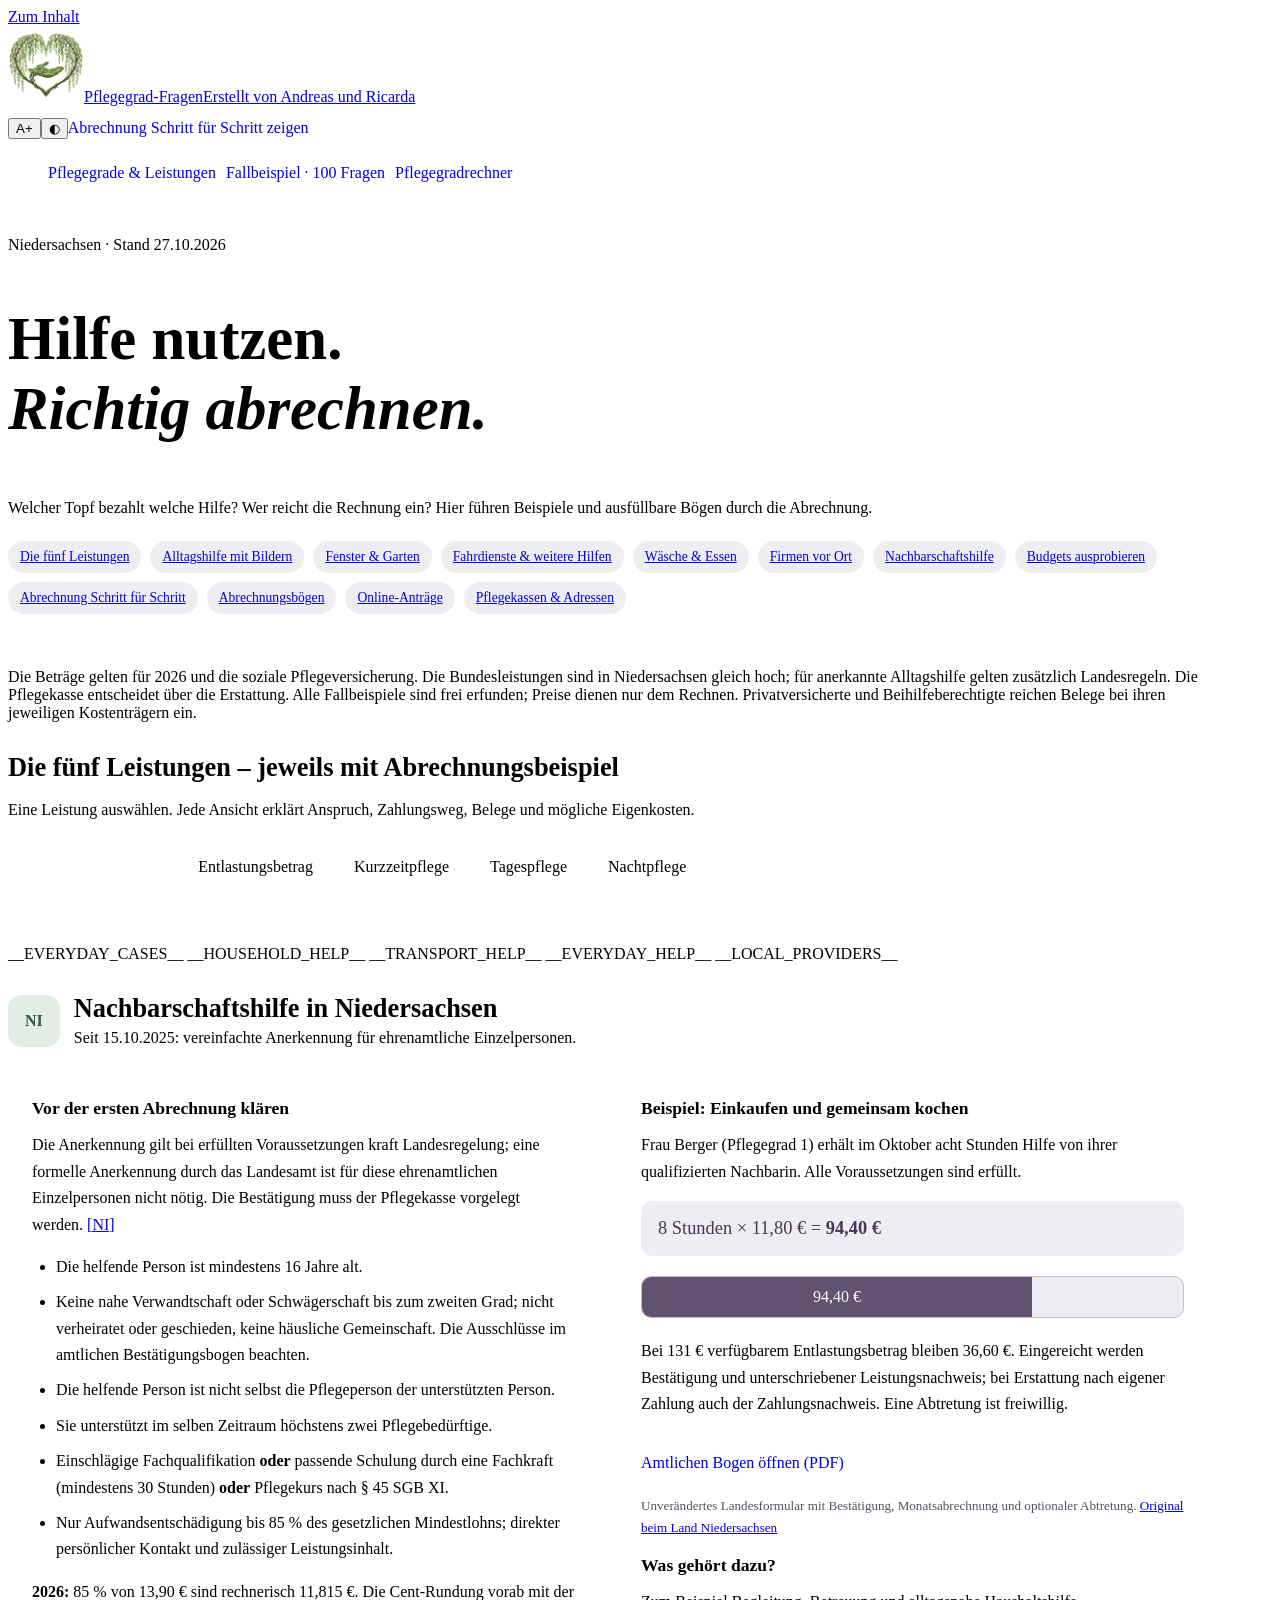
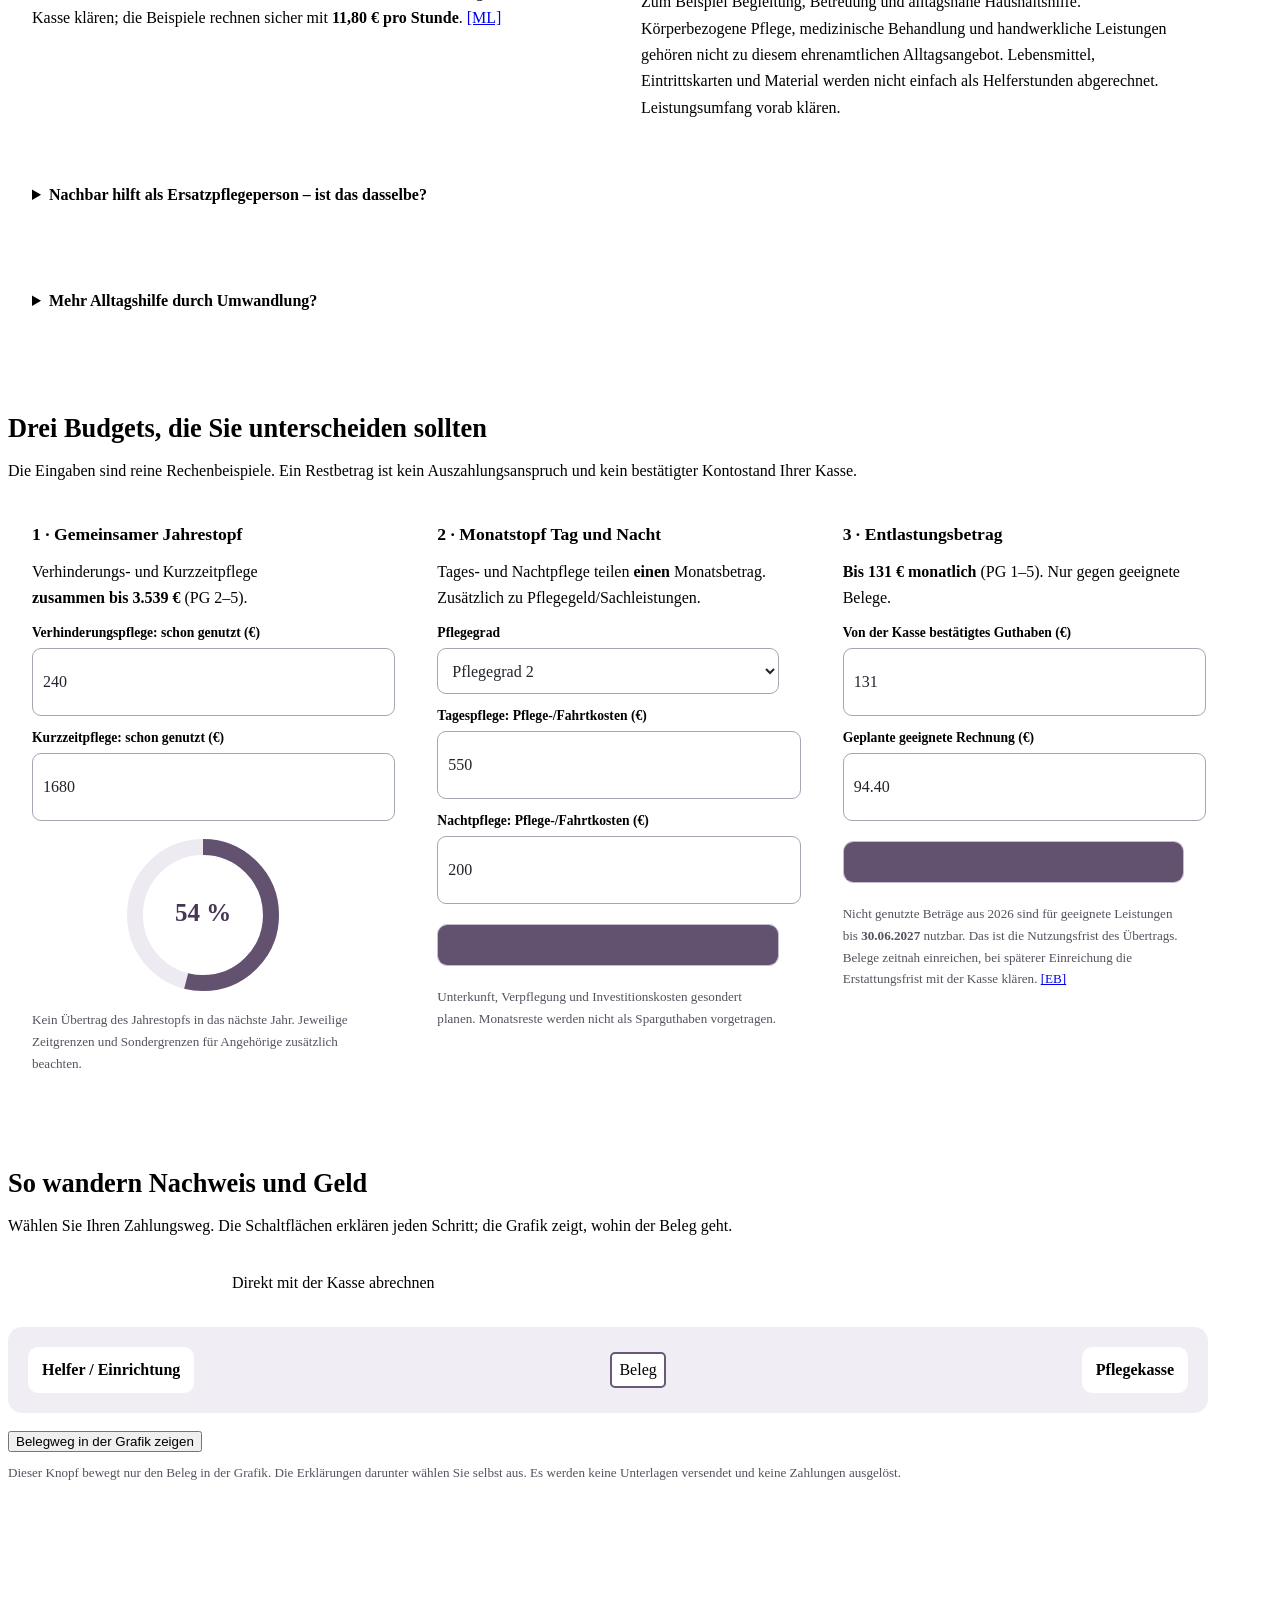
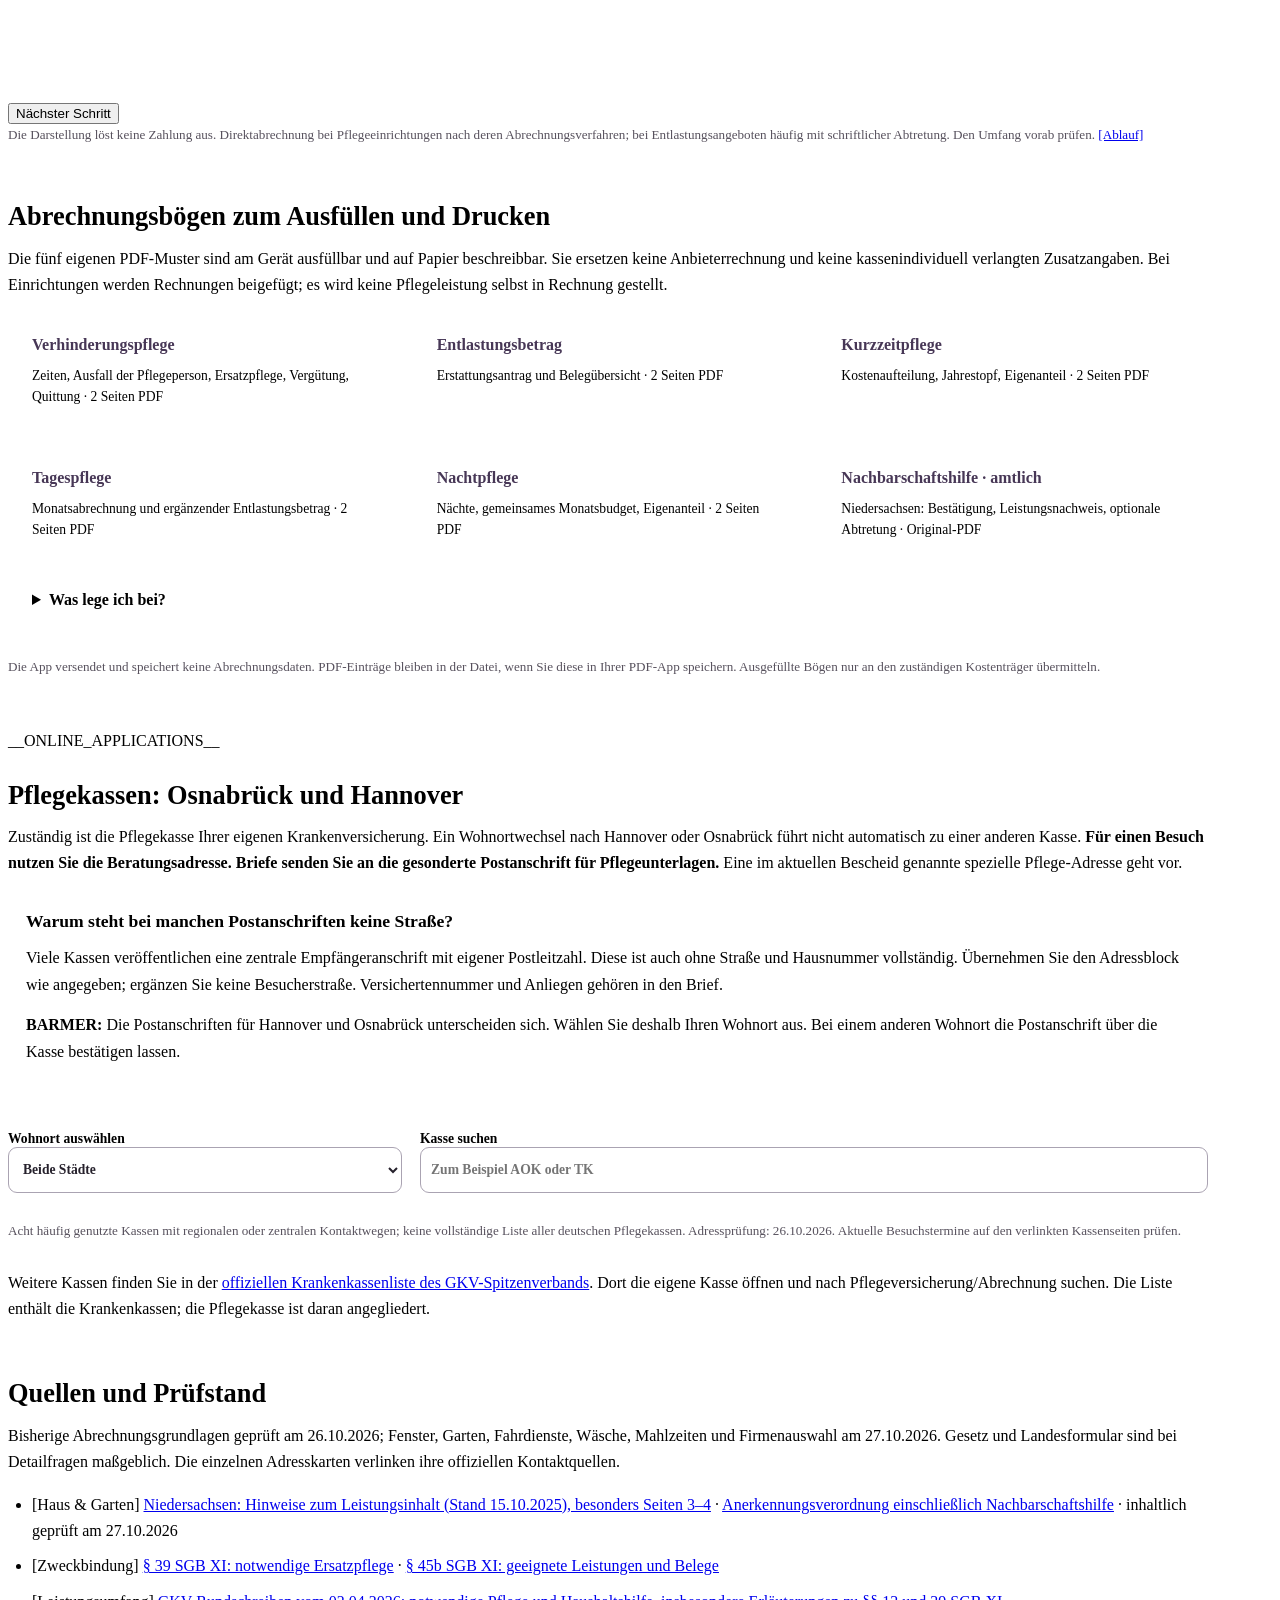
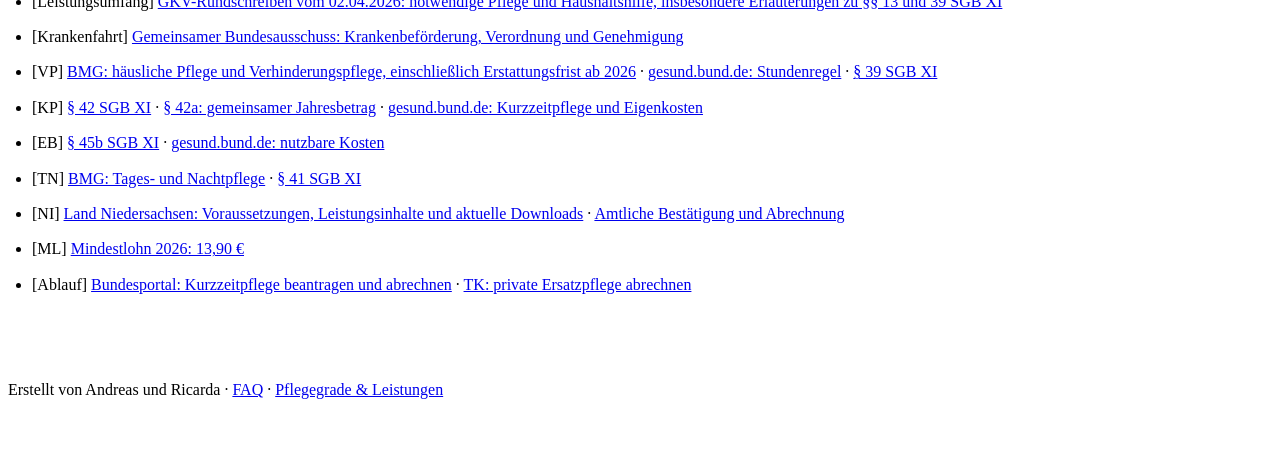
<file: abrechnung-template.html>
<!doctype html>
<html lang="de"><head><meta charset="utf-8"><meta name="viewport" content="width=device-width, initial-scale=1"><meta name="theme-color" content="#504260"><meta name="description" content="Pflegeleistungen in Niedersachsen abrechnen: Fensterputzen, Gartenhilfe, Fahrdienste, 14 Firmen in Hannover und Osnabrück, Fallbeispiele, Nachbarschaftshilfe und PDF-Bögen."><meta name="author" content="Andreas und Ricarda"><title>Abrechnung & Nachbarschaftshilfe · Pflegegrad-Fragen</title><link rel="icon" href="./assets/weidenherz-logo.png"><style>__BASE_CSS__</style><link rel="stylesheet" href="./abrechnung.css"></head>
<body data-billing="true"><a class="skip" href="#inhalt">Zum Inhalt</a>
<header><div class="topbar"><a class="brand" href="./"><img class="brand-logo" src="./assets/weidenherz-logo.png" width="76" height="76" alt="Zwei Weiden formen ein Herz mit einem handförmigen Busch darin"><span class="brand-text"><span class="brand-name">Pflegegrad-Fragen</span><span class="brand-credit">Erstellt von Andreas und Ricarda</span></span></a><div class="top-actions"><button class="icon-btn" id="large" aria-pressed="false" aria-label="Größere Schrift">A+</button><button class="icon-btn" id="contrast" aria-label="Hohen Kontrast umschalten" aria-pressed="false">◐</button><a class="subtle billing-guide-link" href="#weg">Abrechnung Schritt für Schritt zeigen</a></div></div></header>
<nav class="section-nav" aria-label="App-Bereiche"><a class="subtle" href="./">Pflegegrade &amp; Leistungen</a><a class="subtle" href="./fallbeispiel.html">Fallbeispiel · 100 Fragen</a><a class="subtle" href="./pflegegradrechner.html">Pflegegradrechner</a><a class="subtle" href="./abrechnung.html" aria-current="page">Abrechnung &amp; Nachbarschaftshilfe</a></nav>
<main class="main billing" id="inhalt">
<section class="hero"><div class="eyebrow"><span class="dot"></span>Niedersachsen · Stand 27.10.2026</div><h1>Hilfe nutzen.<br><em>Richtig abrechnen.</em></h1><p class="intro">Welcher Topf bezahlt welche Hilfe? Wer reicht die Rechnung ein? Hier führen Beispiele und ausfüllbare Bögen durch die Abrechnung.</p><nav class="jump" aria-label="Inhalt"><a href="#leistungen">Die fünf Leistungen</a><a href="#alltagsbeispiele">Alltagshilfe mit Bildern</a><a href="#fenster-garten">Fenster &amp; Garten</a><a href="#fahrdienst-weitere">Fahrdienste &amp; weitere Hilfen</a><a href="#waesche-essen">Wäsche &amp; Essen</a><a href="#dienstleister-vorort">Firmen vor Ort</a><a href="#nachbarschaft">Nachbarschaftshilfe</a><a href="#budget">Budgets ausprobieren</a><a href="#weg">Abrechnung Schritt für Schritt</a><a href="#boegen">Abrechnungsbögen</a><a href="#online-antraege">Online-Anträge</a><a href="#kontakte">Pflegekassen &amp; Adressen</a></nav></section>
<div class="notice"><div>Die Beträge gelten für 2026 und die soziale Pflegeversicherung. Die Bundesleistungen sind in Niedersachsen gleich hoch; für anerkannte Alltagshilfe gelten zusätzlich Landesregeln. Die Pflegekasse entscheidet über die Erstattung. Alle Fallbeispiele sind frei erfunden; Preise dienen nur dem Rechnen. Privatversicherte und Beihilfeberechtigte reichen Belege bei ihren jeweiligen Kostenträgern ein.</div></div>

<section id="leistungen"><h2>Die fünf Leistungen – jeweils mit Abrechnungsbeispiel</h2><p>Eine Leistung auswählen. Jede Ansicht erklärt Anspruch, Zahlungsweg, Belege und mögliche Eigenkosten.</p>
<div class="choices" role="group" aria-label="Leistung auswählen"><button class="choice" data-service="vp" aria-pressed="true">Verhinderungspflege</button><button class="choice" data-service="eb" aria-pressed="false">Entlastungsbetrag</button><button class="choice" data-service="kp" aria-pressed="false">Kurzzeitpflege</button><button class="choice" data-service="tp" aria-pressed="false">Tagespflege</button><button class="choice" data-service="np" aria-pressed="false">Nachtpflege</button></div>
<div id="servicePanel"></div><noscript><p>Bitte JavaScript aktivieren, um die fünf Erklärbereiche und Rechenbeispiele zu öffnen. Die <a href="#boegen">PDF-Bögen</a> und Quellen bleiben verfügbar.</p></noscript></section>

__EVERYDAY_CASES__
__HOUSEHOLD_HELP__
__TRANSPORT_HELP__
__EVERYDAY_HELP__
__LOCAL_PROVIDERS__

<section id="nachbarschaft"><div class="section-title"><span class="number">NI</span><div><h2>Nachbarschaftshilfe in Niedersachsen</h2><p>Seit 15.10.2025: vereinfachte Anerkennung für ehrenamtliche Einzelpersonen.</p></div></div>
<div class="grid2"><article class="card"><h3>Vor der ersten Abrechnung klären</h3><p>Die Anerkennung gilt bei erfüllten Voraussetzungen kraft Landesregelung; eine formelle Anerkennung durch das Landesamt ist für diese ehrenamtlichen Einzelpersonen nicht nötig. Die Bestätigung muss der Pflegekasse vorgelegt werden. <a href="#s-ni">[NI]</a></p>
<ul><li>Die helfende Person ist mindestens 16 Jahre alt.</li><li>Keine nahe Verwandtschaft oder Schwägerschaft bis zum zweiten Grad; nicht verheiratet oder geschieden, keine häusliche Gemeinschaft. Die Ausschlüsse im amtlichen Bestätigungsbogen beachten.</li><li>Die helfende Person ist nicht selbst die Pflegeperson der unterstützten Person.</li><li>Sie unterstützt im selben Zeitraum höchstens zwei Pflegebedürftige.</li><li>Einschlägige Fachqualifikation <strong>oder</strong> passende Schulung durch eine Fachkraft (mindestens 30 Stunden) <strong>oder</strong> Pflegekurs nach § 45 SGB XI.</li><li>Nur Aufwandsentschädigung bis 85 % des gesetzlichen Mindestlohns; direkter persönlicher Kontakt und zulässiger Leistungsinhalt.</li></ul><p><strong>2026:</strong> 85 % von 13,90 € sind rechnerisch 11,815 €. Die Cent-Rundung vorab mit der Kasse klären; die Beispiele rechnen sicher mit <strong>11,80 € pro Stunde</strong>. <a href="#s-mindestlohn">[ML]</a></p></article>
<article class="card"><h3>Beispiel: Einkaufen und gemeinsam kochen</h3><p>Frau Berger (Pflegegrad 1) erhält im Oktober acht Stunden Hilfe von ihrer qualifizierten Nachbarin. Alle Voraussetzungen sind erfüllt.</p><div class="equation">8 Stunden × 11,80 € = <strong>94,40 €</strong></div><div class="bar" role="img" aria-label="Von 131 Euro stehen nach 94,40 Euro Abrechnung noch 36,60 Euro bereit"><span style="width:72.06%">94,40 €</span></div><p>Bei 131 € verfügbarem Entlastungsbetrag bleiben 36,60 €. Eingereicht werden Bestätigung und unterschriebener Leistungsnachweis; bei Erstattung nach eigener Zahlung auch der Zahlungsnachweis. Eine Abtretung ist freiwillig.</p><a class="primary linkbutton" href="./formulare/Nachbarschaftshilfe_Niedersachsen_amtlich.pdf" target="_blank" rel="noopener">Amtlichen Bogen öffnen (PDF)</a><p class="small">Unverändertes Landesformular mit Bestätigung, Monatsabrechnung und optionaler Abtretung. <a href="https://soziales.niedersachsen.de/download/184112" target="_blank" rel="noopener">Original beim Land Niedersachsen</a></p><h3>Was gehört dazu?</h3><p>Zum Beispiel Begleitung, Betreuung und alltagsnahe Haushaltshilfe. Körperbezogene Pflege, medizinische Behandlung und handwerkliche Leistungen gehören nicht zu diesem ehrenamtlichen Alltagsangebot. Lebensmittel, Eintrittskarten und Material werden nicht einfach als Helferstunden abgerechnet. Leistungsumfang vorab klären.</p></article></div>
<details class="card"><summary>Nachbar hilft als Ersatzpflegeperson – ist das dasselbe?</summary><p>Nein. Eine Nachbarin kann auch <strong>Verhinderungspflege nach § 39</strong> übernehmen, wenn eine private Pflegeperson verhindert ist und mindestens Pflegegrad 2 besteht. Dafür gelten die Regeln der Ersatzpflege, nicht automatisch die Qualifikations- und Vergütungsregeln der niedersächsischen Nachbarschaftshilfe nach § 45b. Der 85-%-Deckel gehört zur hier erklärten ehrenamtlichen Alltagshilfe. Keine Stunde und keinen Rechnungsbetrag doppelt einreichen. <a href="#s-vp">[VP]</a></p></details>
<details class="card"><summary>Mehr Alltagshilfe durch Umwandlung?</summary><p>Ab Pflegegrad 2 können bis zu 40 % des nicht genutzten monatlichen Sachleistungsanspruchs für anerkannte Alltagsangebote eingesetzt werden. Das kann auch passende Nachbarschaftshilfe betreffen. Dadurch kann sich das Pflegegeld anteilig verringern. Erst mit der Pflegekasse abstimmen; diese App rechnet die Umwandlung nicht automatisch in den Entlastungsbetrag hinein. <a href="./#kombination">Kombination erklären und berechnen</a> · <a href="https://www.gesetze-im-internet.de/sgb_11/__45a.html" target="_blank" rel="noopener">§ 45a SGB XI</a></p></details></section>

<section id="budget"><h2>Drei Budgets, die Sie unterscheiden sollten</h2><p>Die Eingaben sind reine Rechenbeispiele. Ein Restbetrag ist kein Auszahlungsanspruch und kein bestätigter Kontostand Ihrer Kasse.</p><div class="budget-grid">
<article class="card"><h3>1 · Gemeinsamer Jahrestopf</h3><p>Verhinderungs- und Kurzzeitpflege<br><strong>zusammen bis 3.539 €</strong> (PG 2–5).</p><label for="vpSpent">Verhinderungspflege: schon genutzt (€)</label><input id="vpSpent" type="number" min="0" step="0.01" value="240"><label for="kpSpent">Kurzzeitpflege: schon genutzt (€)</label><input id="kpSpent" type="number" min="0" step="0.01" value="1680"><svg class="donut" viewBox="0 0 180 180" role="img" aria-labelledby="annualGraphicTitle"><title id="annualGraphicTitle">Gemeinsamer Jahrestopf: Nutzung und Rest</title><circle cx="90" cy="90" r="68" class="track"/><circle id="annualArc" cx="90" cy="90" r="68" class="arc" pathLength="100"/><text id="annualPercent" x="90" y="96" text-anchor="middle">54 %</text></svg><output id="annualResult" aria-live="polite"></output><p class="small">Kein Übertrag des Jahrestopfs in das nächste Jahr. Jeweilige Zeitgrenzen und Sondergrenzen für Angehörige zusätzlich beachten.</p></article>
<article class="card"><h3>2 · Monatstopf Tag und Nacht</h3><p>Tages- und Nachtpflege teilen <strong>einen</strong> Monatsbetrag. Zusätzlich zu Pflegegeld/Sachleistungen.</p><label for="dayGrade">Pflegegrad</label><select id="dayGrade"><option value="1">Pflegegrad 1</option><option value="2" selected>Pflegegrad 2</option><option value="3">Pflegegrad 3</option><option value="4">Pflegegrad 4</option><option value="5">Pflegegrad 5</option></select><label for="daySpent">Tagespflege: Pflege-/Fahrtkosten (€)</label><input id="daySpent" type="number" min="0" step="0.01" value="550"><label for="nightSpent">Nachtpflege: Pflege-/Fahrtkosten (€)</label><input id="nightSpent" type="number" min="0" step="0.01" value="200"><div class="bar" role="img" id="dayBar" aria-label="Nutzung des Tages- und Nachtpflegebudgets"><span id="dayFill"></span></div><output id="dayResult" aria-live="polite"></output><p class="small">Unterkunft, Verpflegung und Investitionskosten gesondert planen. Monatsreste werden nicht als Sparguthaben vorgetragen.</p></article>
<article class="card"><h3>3 · Entlastungsbetrag</h3><p><strong>Bis 131 € monatlich</strong> (PG 1–5). Nur gegen geeignete Belege.</p><label for="reliefAvailable">Von der Kasse bestätigtes Guthaben (€)</label><input id="reliefAvailable" type="number" min="0" step="0.01" value="131"><label for="reliefUse">Geplante geeignete Rechnung (€)</label><input id="reliefUse" type="number" min="0" step="0.01" value="94.40"><div class="bar" id="reliefBar" role="img" aria-label="Nutzung des Entlastungsbetrags"><span id="reliefFill"></span></div><output id="reliefResult" aria-live="polite"></output><p class="small">Nicht genutzte Beträge aus 2026 sind für geeignete Leistungen bis <strong>30.06.2027</strong> nutzbar. Das ist die Nutzungsfrist des Übertrags. Belege zeitnah einreichen, bei späterer Einreichung die Erstattungsfrist mit der Kasse klären. <a href="#s-eb">[EB]</a></p></article></div></section>

<section id="weg"><h2>So wandern Nachweis und Geld</h2><p>Wählen Sie Ihren Zahlungsweg. Die Schaltflächen erklären jeden Schritt; die Grafik zeigt, wohin der Beleg geht.</p><div class="choices" role="group" aria-label="Zahlungsweg"><button class="choice" data-route="refund" aria-pressed="true">Ich zahle – Kasse erstattet</button><button class="choice" data-route="direct" aria-pressed="false">Direkt mit der Kasse abrechnen</button></div><div class="payment-scene" aria-hidden="true"><span>Helfer / Einrichtung</span><span class="document">Beleg</span><span>Pflegekasse</span></div><button class="subtle" id="motion" aria-pressed="false" aria-describedby="motionHelp">Belegweg in der Grafik zeigen</button><p class="small" id="motionHelp">Dieser Knopf bewegt nur den Beleg in der Grafik. Die Erklärungen darunter wählen Sie selbst aus. Es werden keine Unterlagen versendet und keine Zahlungen ausgelöst.</p><div id="routeSteps" class="route-steps" role="group" aria-label="Abrechnungsschritte"></div><article class="card route-detail" id="routeDetail" aria-live="polite"></article><button class="primary" id="nextRoute">Nächster Schritt</button><p class="small">Die Darstellung löst keine Zahlung aus. Direktabrechnung bei Pflegeeinrichtungen nach deren Abrechnungsverfahren; bei Entlastungsangeboten häufig mit schriftlicher Abtretung. Den Umfang vorab prüfen. <a href="#s-ablauf">[Ablauf]</a></p></section>

<section id="boegen"><h2>Abrechnungsbögen zum Ausfüllen und Drucken</h2><p>Die fünf eigenen PDF-Muster sind am Gerät ausfüllbar und auf Papier beschreibbar. Sie ersetzen keine Anbieterrechnung und keine kassenindividuell verlangten Zusatzangaben. Bei Einrichtungen werden Rechnungen beigefügt; es wird keine Pflegeleistung selbst in Rechnung gestellt.</p><div class="forms-grid">
<a class="card form-link" href="./formulare/Verhinderungspflege_Abrechnung.pdf" target="_blank" rel="noopener"><strong>Verhinderungspflege</strong><span>Zeiten, Ausfall der Pflegeperson, Ersatzpflege, Vergütung, Quittung · 2 Seiten PDF</span></a>
<a class="card form-link" href="./formulare/Entlastungsbetrag_Erstattung.pdf" target="_blank" rel="noopener"><strong>Entlastungsbetrag</strong><span>Erstattungsantrag und Belegübersicht · 2 Seiten PDF</span></a>
<a class="card form-link" href="./formulare/Kurzzeitpflege_Erstattung.pdf" target="_blank" rel="noopener"><strong>Kurzzeitpflege</strong><span>Kostenaufteilung, Jahrestopf, Eigenanteil · 2 Seiten PDF</span></a>
<a class="card form-link" href="./formulare/Tagespflege_Erstattung.pdf" target="_blank" rel="noopener"><strong>Tagespflege</strong><span>Monatsabrechnung und ergänzender Entlastungsbetrag · 2 Seiten PDF</span></a>
<a class="card form-link" href="./formulare/Nachtpflege_Erstattung.pdf" target="_blank" rel="noopener"><strong>Nachtpflege</strong><span>Nächte, gemeinsames Monatsbudget, Eigenanteil · 2 Seiten PDF</span></a>
<a class="card form-link" href="./formulare/Nachbarschaftshilfe_Niedersachsen_amtlich.pdf" target="_blank" rel="noopener"><strong>Nachbarschaftshilfe · amtlich</strong><span>Niedersachsen: Bestätigung, Leistungsnachweis, optionale Abtretung · Original-PDF</span></a></div>
<details class="card"><summary>Was lege ich bei?</summary><ul><li>Vollständige Rechnung oder unterschriebener Leistungsnachweis mit Datum, Umfang, Preis und Leistungsart.</li><li>Bei Kostenerstattung nach eigener Zahlung: Quittung oder geeigneter Überweisungsnachweis, soweit benötigt.</li><li>Bei Nachbarschaftshilfe: die erforderliche Bestätigung; Qualifikationsnachweis bereithalten.</li><li>Bei Direktzahlung: passende Vereinbarung/Abtretung, soweit erforderlich. Nicht dieselben Kosten zusätzlich selbst zur Erstattung einreichen.</li><li>Bei Vertretung: Vollmacht oder Nachweis der gesetzlichen Vertretung, wenn der Kasse nicht bereits bekannt.</li><li>Kopie und Eingangsbestätigung aufbewahren; bei Ablehnung einen nachvollziehbaren schriftlichen Bescheid verlangen.</li></ul></details>
<p class="small">Die App versendet und speichert keine Abrechnungsdaten. PDF-Einträge bleiben in der Datei, wenn Sie diese in Ihrer PDF-App speichern. Ausgefüllte Bögen nur an den zuständigen Kostenträger übermitteln.</p></section>

__ONLINE_APPLICATIONS__
<section id="kontakte"><h2>Pflegekassen: Osnabrück und Hannover</h2><p>Zuständig ist die Pflegekasse Ihrer eigenen Krankenversicherung. Ein Wohnortwechsel nach Hannover oder Osnabrück führt nicht automatisch zu einer anderen Kasse. <strong>Für einen Besuch nutzen Sie die Beratungsadresse. Briefe senden Sie an die gesonderte Postanschrift für Pflegeunterlagen.</strong> Eine im aktuellen Bescheid genannte spezielle Pflege-Adresse geht vor.</p><div class="address-help"><h3>Warum steht bei manchen Postanschriften keine Straße?</h3><p>Viele Kassen veröffentlichen eine zentrale Empfängeranschrift mit eigener Postleitzahl. Diese ist auch ohne Straße und Hausnummer vollständig. Übernehmen Sie den Adressblock wie angegeben; ergänzen Sie keine Besucherstraße. Versichertennummer und Anliegen gehören in den Brief.</p><p><strong>BARMER:</strong> Die Postanschriften für Hannover und Osnabrück unterscheiden sich. Wählen Sie deshalb Ihren Wohnort aus. Bei einem anderen Wohnort die Postanschrift über die Kasse bestätigen lassen.</p></div><div class="contact-controls"><label>Wohnort auswählen<select id="city"><option value="all">Beide Städte</option><option value="os">Osnabrück</option><option value="ha">Hannover</option></select></label><label>Kasse suchen<input id="contactSearch" type="search" placeholder="Zum Beispiel AOK oder TK"></label></div><p class="small">Acht häufig genutzte Kassen mit regionalen oder zentralen Kontaktwegen; keine vollständige Liste aller deutschen Pflegekassen. Adressprüfung: 26.10.2026. Aktuelle Besuchstermine auf den verlinkten Kassenseiten prüfen.</p><div id="contactCards" class="grid2"></div><p id="contactCount" role="status"></p><p>Weitere Kassen finden Sie in der <a href="https://www.gkv-spitzenverband.de/service/krankenkassenliste/krankenkassen.jsp" target="_blank" rel="noopener">offiziellen Krankenkassenliste des GKV-Spitzenverbands</a>. Dort die eigene Kasse öffnen und nach Pflegeversicherung/Abrechnung suchen. Die Liste enthält die Krankenkassen; die Pflegekasse ist daran angegliedert.</p></section>

<section id="quellen"><h2>Quellen und Prüfstand</h2><p>Bisherige Abrechnungsgrundlagen geprüft am 26.10.2026; Fenster, Garten, Fahrdienste, Wäsche, Mahlzeiten und Firmenauswahl am 27.10.2026. Gesetz und Landesformular sind bei Detailfragen maßgeblich. Die einzelnen Adresskarten verlinken ihre offiziellen Kontaktquellen.</p><ul class="sources">
<li id="s-haus-land">[Haus &amp; Garten] <a data-reviewed="2026-10-27" href="https://soziales.niedersachsen.de/download/184180/Hinweise_zum_Leistungsinhalt.pdf" target="_blank" rel="noopener">Niedersachsen: Hinweise zum Leistungsinhalt (Stand 15.10.2025), besonders Seiten 3–4</a> · <a data-reviewed="2026-10-27" href="https://soziales.niedersachsen.de/download/194762/Nds._AnerkennungsVO_SGB_XI.pdf" target="_blank" rel="noopener">Anerkennungsverordnung einschließlich Nachbarschaftshilfe</a> · inhaltlich geprüft am 27.10.2026</li>
<li id="s-haus-recht">[Zweckbindung] <a data-reviewed="2026-10-27" href="https://www.gesetze-im-internet.de/sgb_11/__39.html" target="_blank" rel="noopener">§ 39 SGB XI: notwendige Ersatzpflege</a> · <a data-reviewed="2026-10-27" href="https://www.gesetze-im-internet.de/sgb_11/__45b.html" target="_blank" rel="noopener">§ 45b SGB XI: geeignete Leistungen und Belege</a></li>
<li id="s-haus-gkv">[Leistungsumfang] <a data-reviewed="2026-10-27" href="https://www.gkv-spitzenverband.de/media/dokumente/pflegeversicherung/richtlinien__vereinbarungen__formulare/empfehlungen_zum_leistungsrecht/2026-04-02_Gemeinsames_Rundschreiben_zu_den_leistungsrechtlichen_Vorschriften_des_SGB_XI.pdf" target="_blank" rel="noopener">GKV-Rundschreiben vom 02.04.2026: notwendige Pflege und Haushaltshilfe, insbesondere Erläuterungen zu §§ 13 und 39 SGB XI</a></li>
<li id="s-haus-fahrt">[Krankenfahrt] <a data-reviewed="2026-10-27" href="https://www.g-ba.de/themen/veranlasste-leistungen/krankenbefoerderung/" target="_blank" rel="noopener">Gemeinsamer Bundesausschuss: Krankenbeförderung, Verordnung und Genehmigung</a></li>
<li id="s-vp">[VP] <a href="https://www.bundesgesundheitsministerium.de/pflege-zu-hause" target="_blank" rel="noopener">BMG: häusliche Pflege und Verhinderungspflege, einschließlich Erstattungsfrist ab 2026</a> · <a href="https://gesund.bund.de/verhinderungspflege" target="_blank" rel="noopener">gesund.bund.de: Stundenregel</a> · <a href="https://www.gesetze-im-internet.de/sgb_11/__39.html" target="_blank" rel="noopener">§ 39 SGB XI</a></li>
<li id="s-kp">[KP] <a href="https://www.gesetze-im-internet.de/sgb_11/__42.html" target="_blank" rel="noopener">§ 42 SGB XI</a> · <a href="https://www.gesetze-im-internet.de/sgb_11/__42a.html" target="_blank" rel="noopener">§ 42a: gemeinsamer Jahresbetrag</a> · <a href="https://gesund.bund.de/kurzzeitpflege" target="_blank" rel="noopener">gesund.bund.de: Kurzzeitpflege und Eigenkosten</a></li>
<li id="s-eb">[EB] <a href="https://www.gesetze-im-internet.de/sgb_11/__45b.html" target="_blank" rel="noopener">§ 45b SGB XI</a> · <a href="https://gesund.bund.de/entlastungsbetrag" target="_blank" rel="noopener">gesund.bund.de: nutzbare Kosten</a></li>
<li id="s-tn">[TN] <a href="https://www.bundesgesundheitsministerium.de/themen/pflege/online-ratgeber-pflege/leistungen-der-pflegeversicherung/teilstationaere-pflege" target="_blank" rel="noopener">BMG: Tages- und Nachtpflege</a> · <a href="https://www.gesetze-im-internet.de/sgb_11/__41.html" target="_blank" rel="noopener">§ 41 SGB XI</a></li>
<li id="s-ni">[NI] <a href="https://www.ms.niedersachsen.de/startseite/gesundheit_pflege/pflege/entlastungsbetrag-und-angebote-zur-unterstutzung-im-alltag-nach-dem-sozialgesetzbuch-xi-153311.html" target="_blank" rel="noopener">Land Niedersachsen: Voraussetzungen, Leistungsinhalte und aktuelle Downloads</a> · <a href="https://soziales.niedersachsen.de/download/184112" target="_blank" rel="noopener">Amtliche Bestätigung und Abrechnung</a></li>
<li id="s-mindestlohn">[ML] <a href="https://www.gesetze-im-internet.de/milov5/__1.html" target="_blank" rel="noopener">Mindestlohn 2026: 13,90 €</a></li>
<li id="s-ablauf">[Ablauf] <a href="https://verwaltung.bund.de/leistungsverzeichnis/de/leistung/99106006013000" target="_blank" rel="noopener">Bundesportal: Kurzzeitpflege beantragen und abrechnen</a> · <a href="https://www.tk.de/techniker/pflegeversicherung/ueberblick-pflegeleistungen-pflegegrade/zu-hause-gepflegt/ersatzpflege-verhinderungspflege/abrechnung-verhinderungspflege-ersatzpflege-2120774" target="_blank" rel="noopener">TK: private Ersatzpflege abrechnen</a></li></ul></section>
<footer><p>Erstellt von Andreas und Ricarda · <a href="./#faq">FAQ</a> · <a href="./">Pflegegrade &amp; Leistungen</a></p></footer></main><script id="billingData" type="application/json">__BILLING_DATA__</script><script src="./abrechnung.js"></script></body></html>
</file>
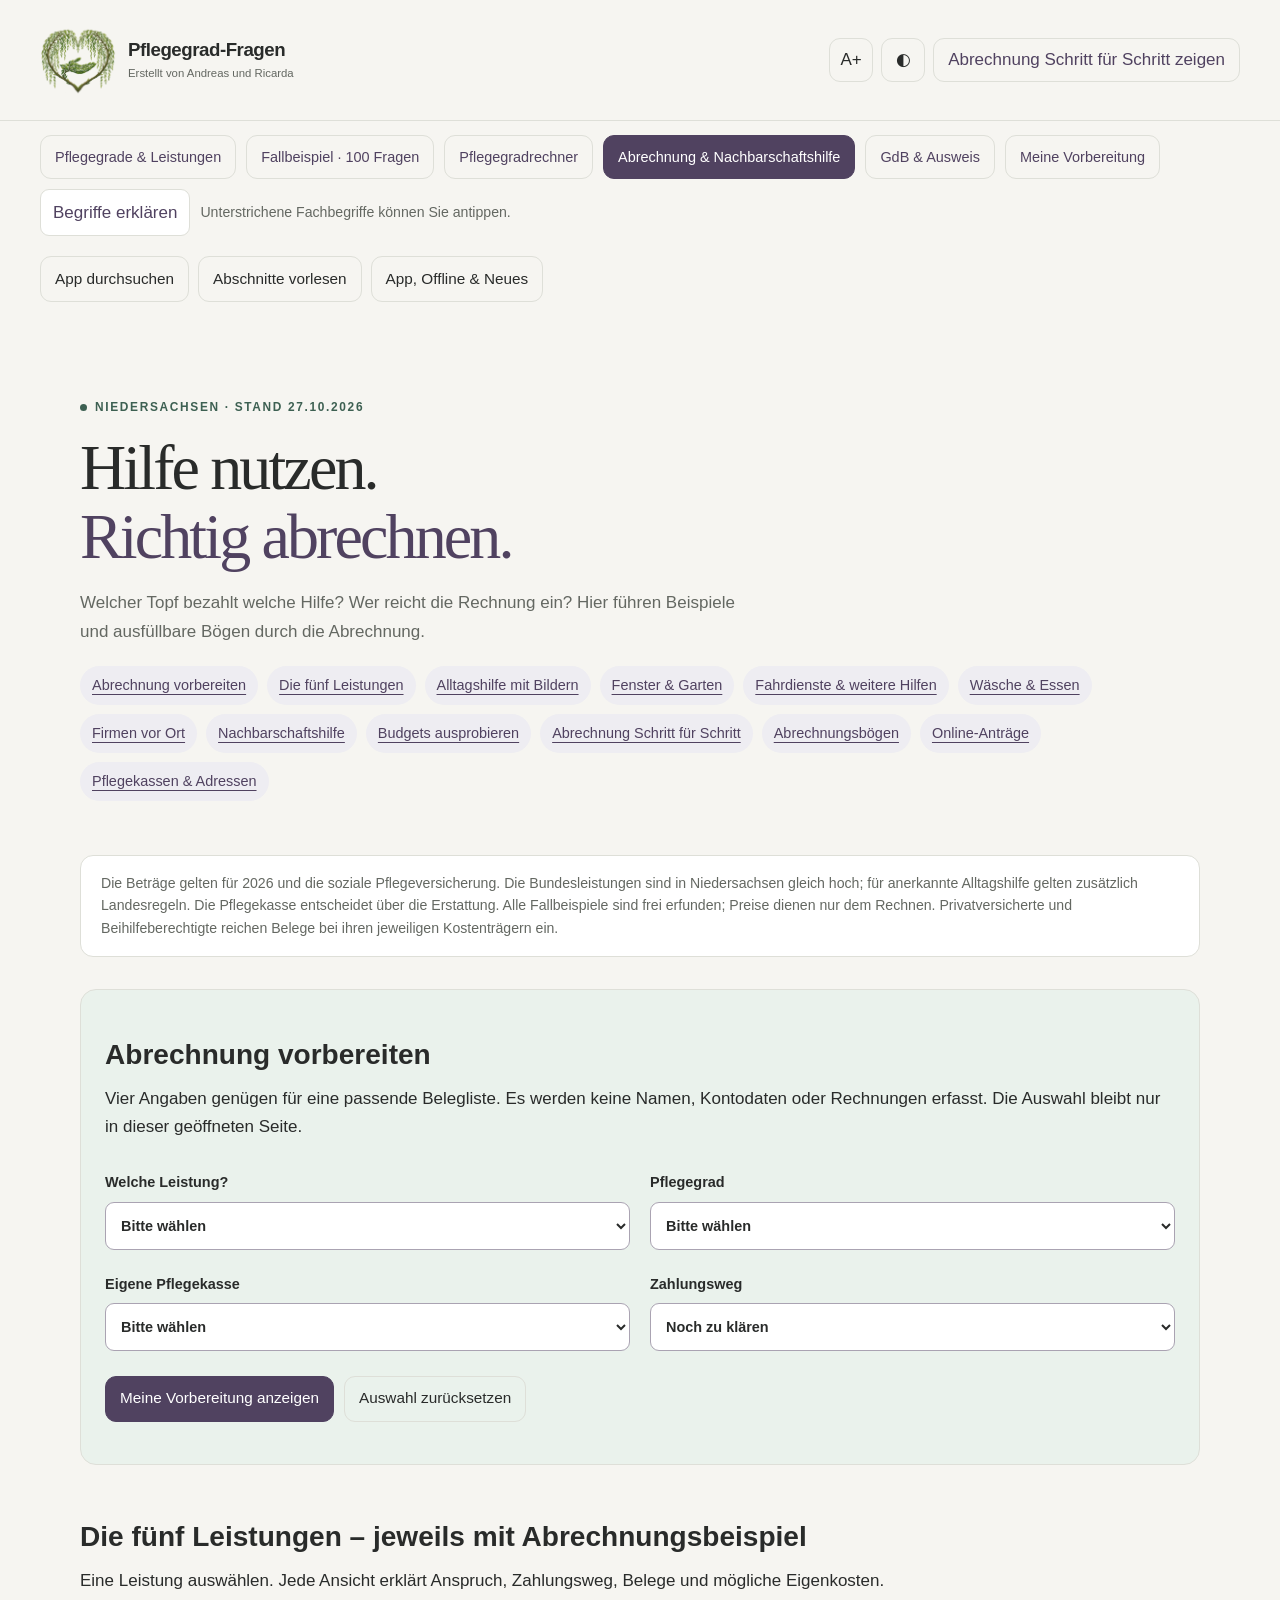
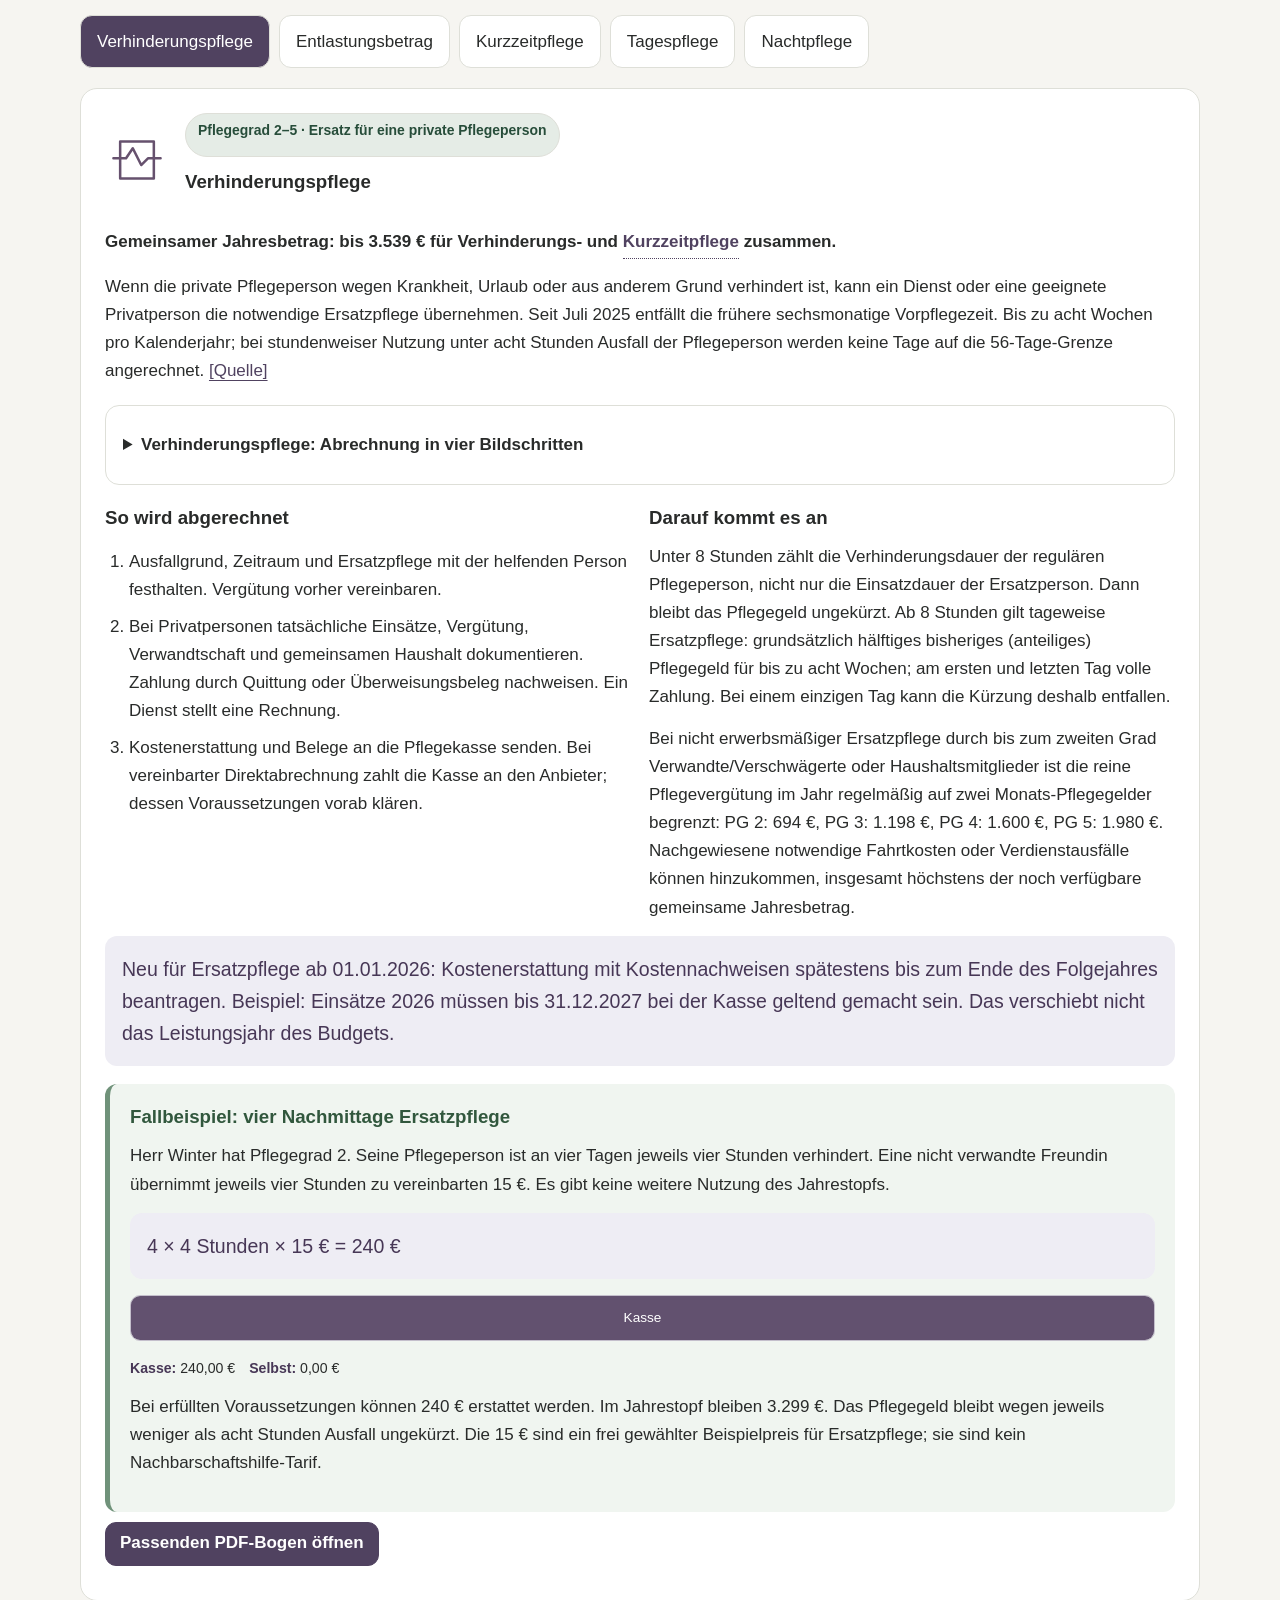
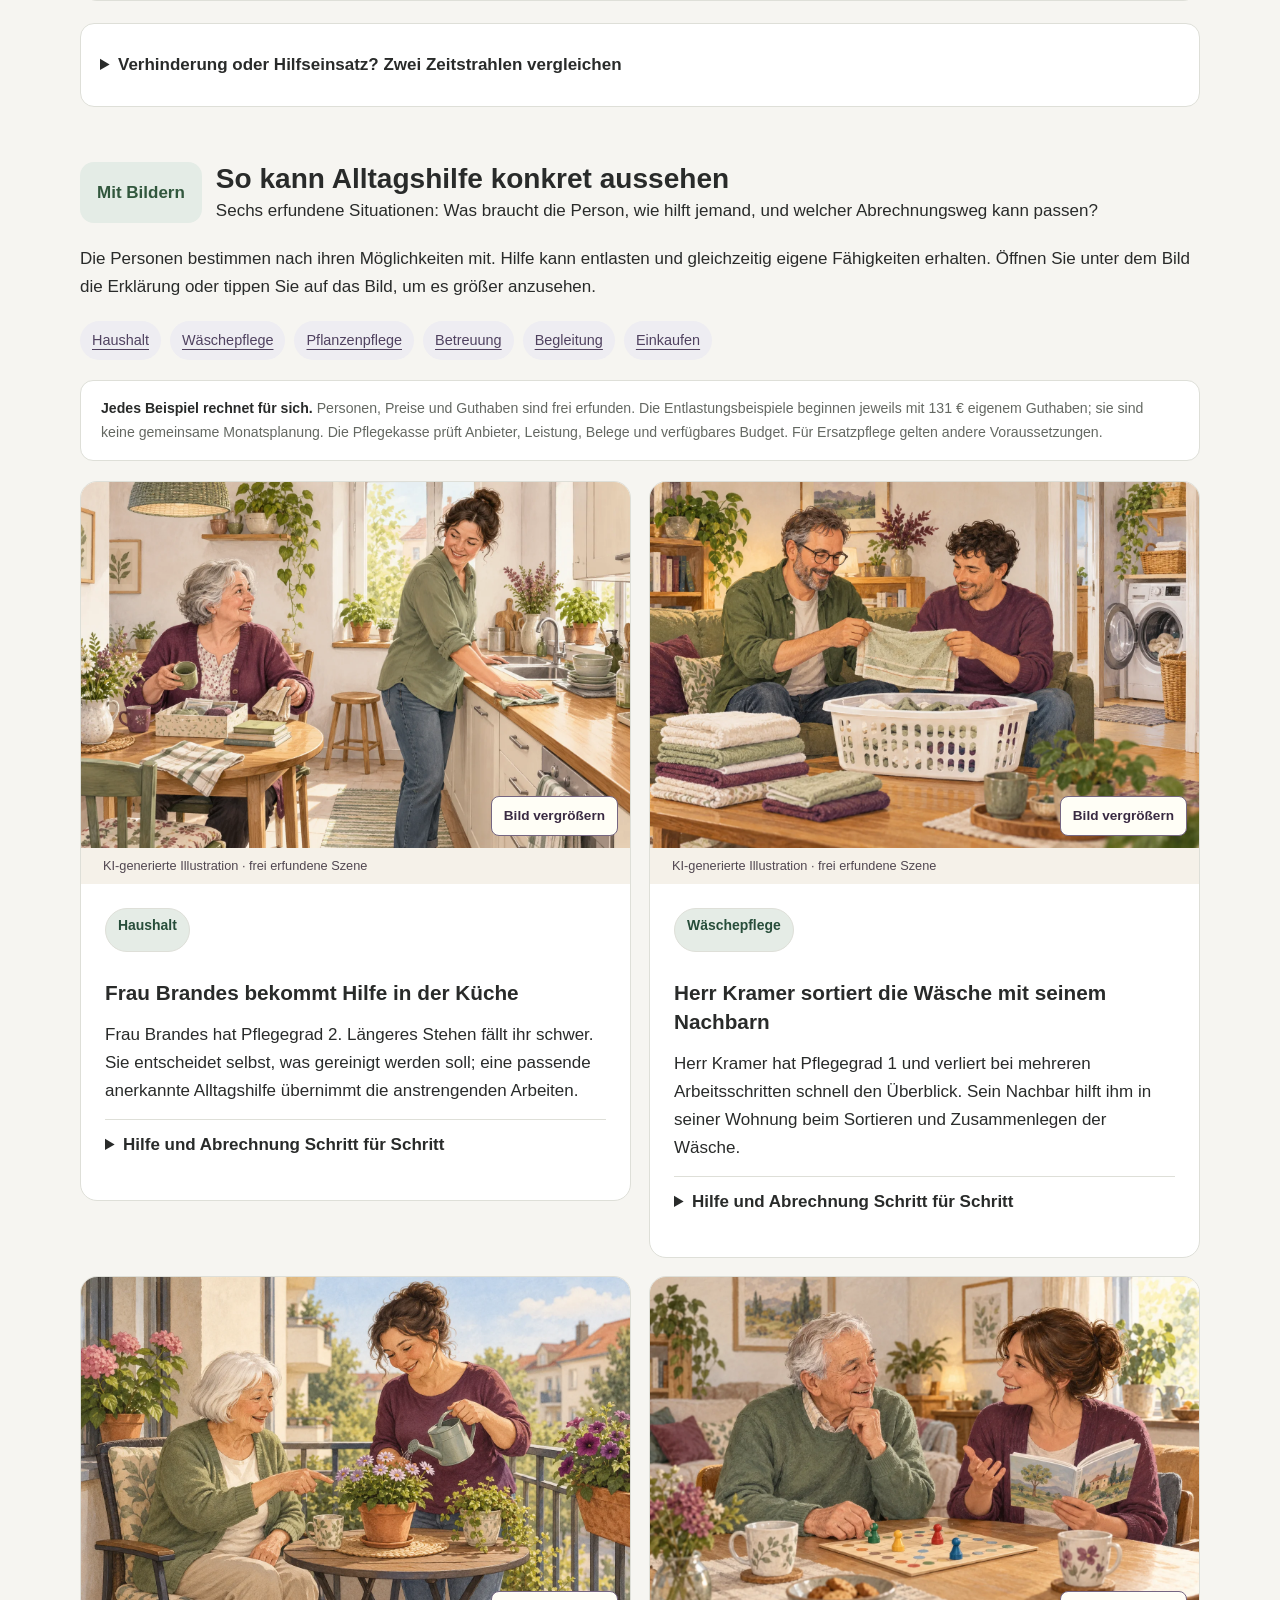
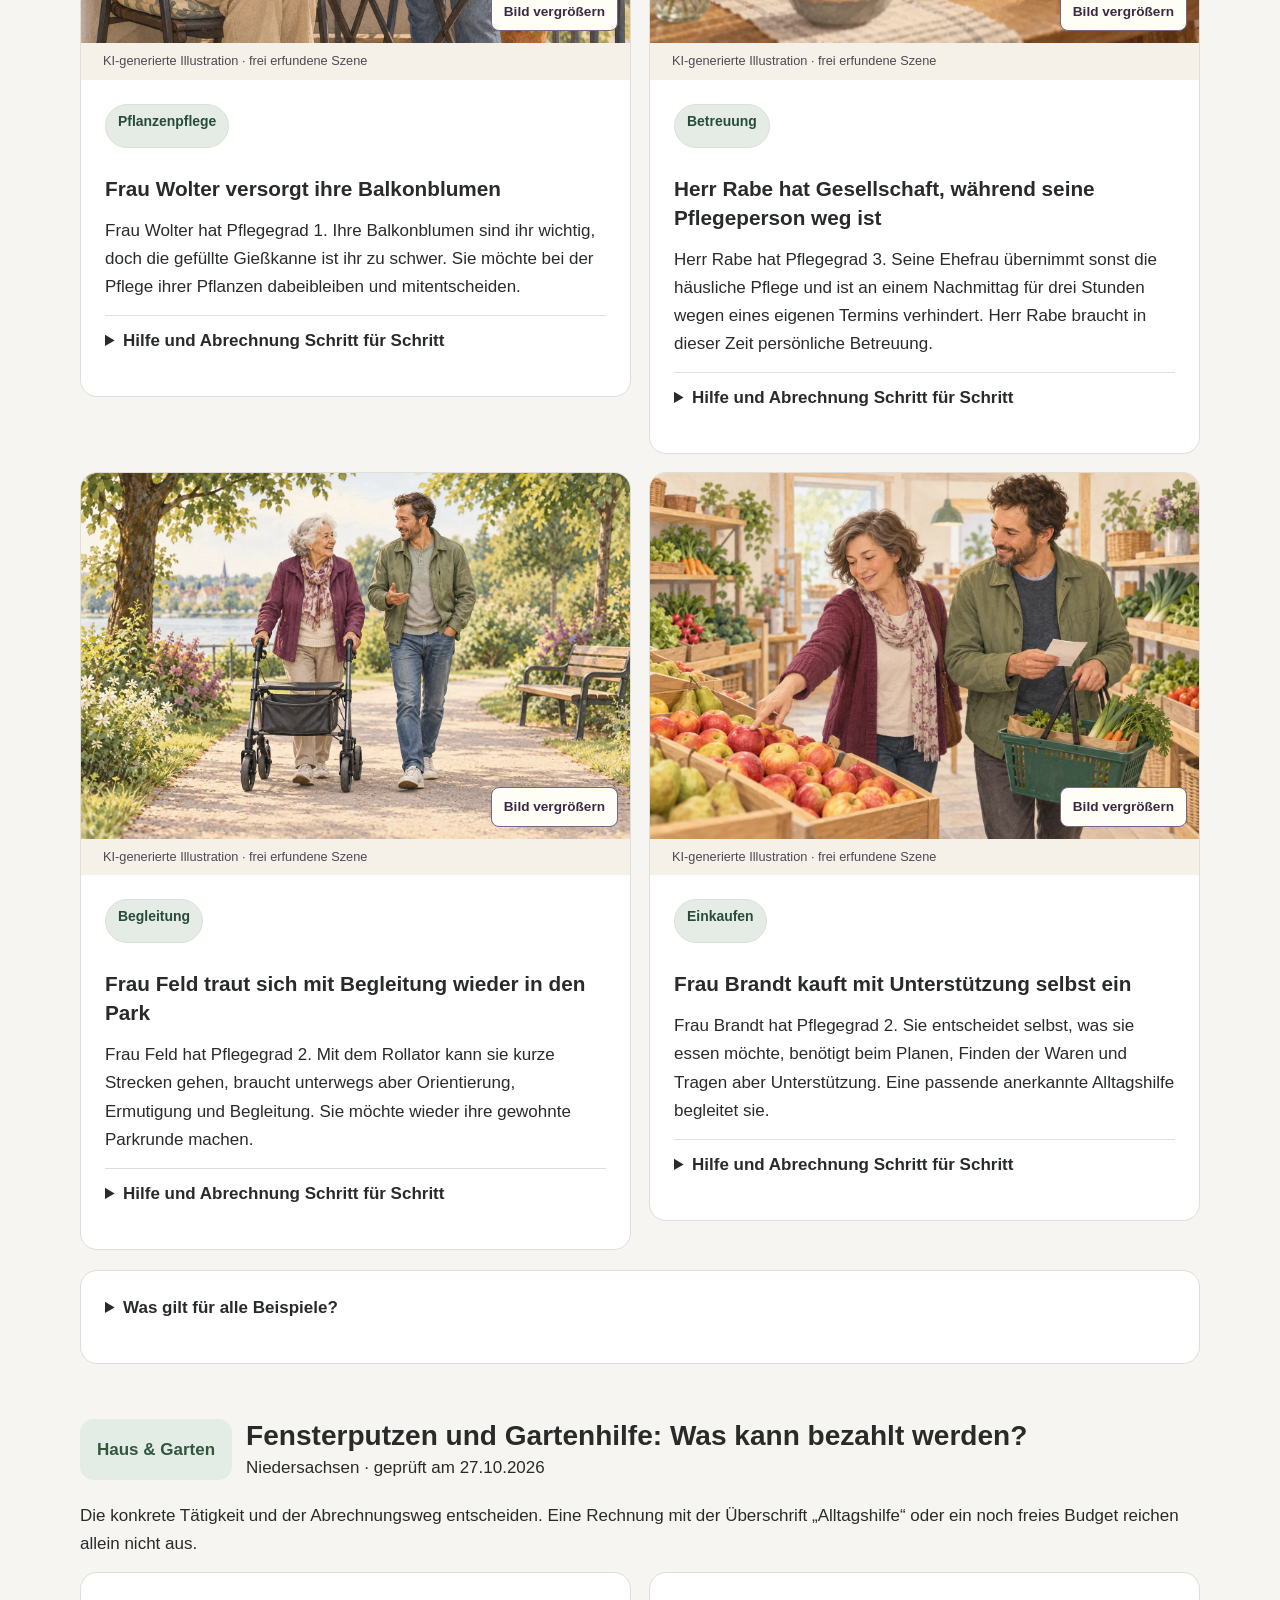
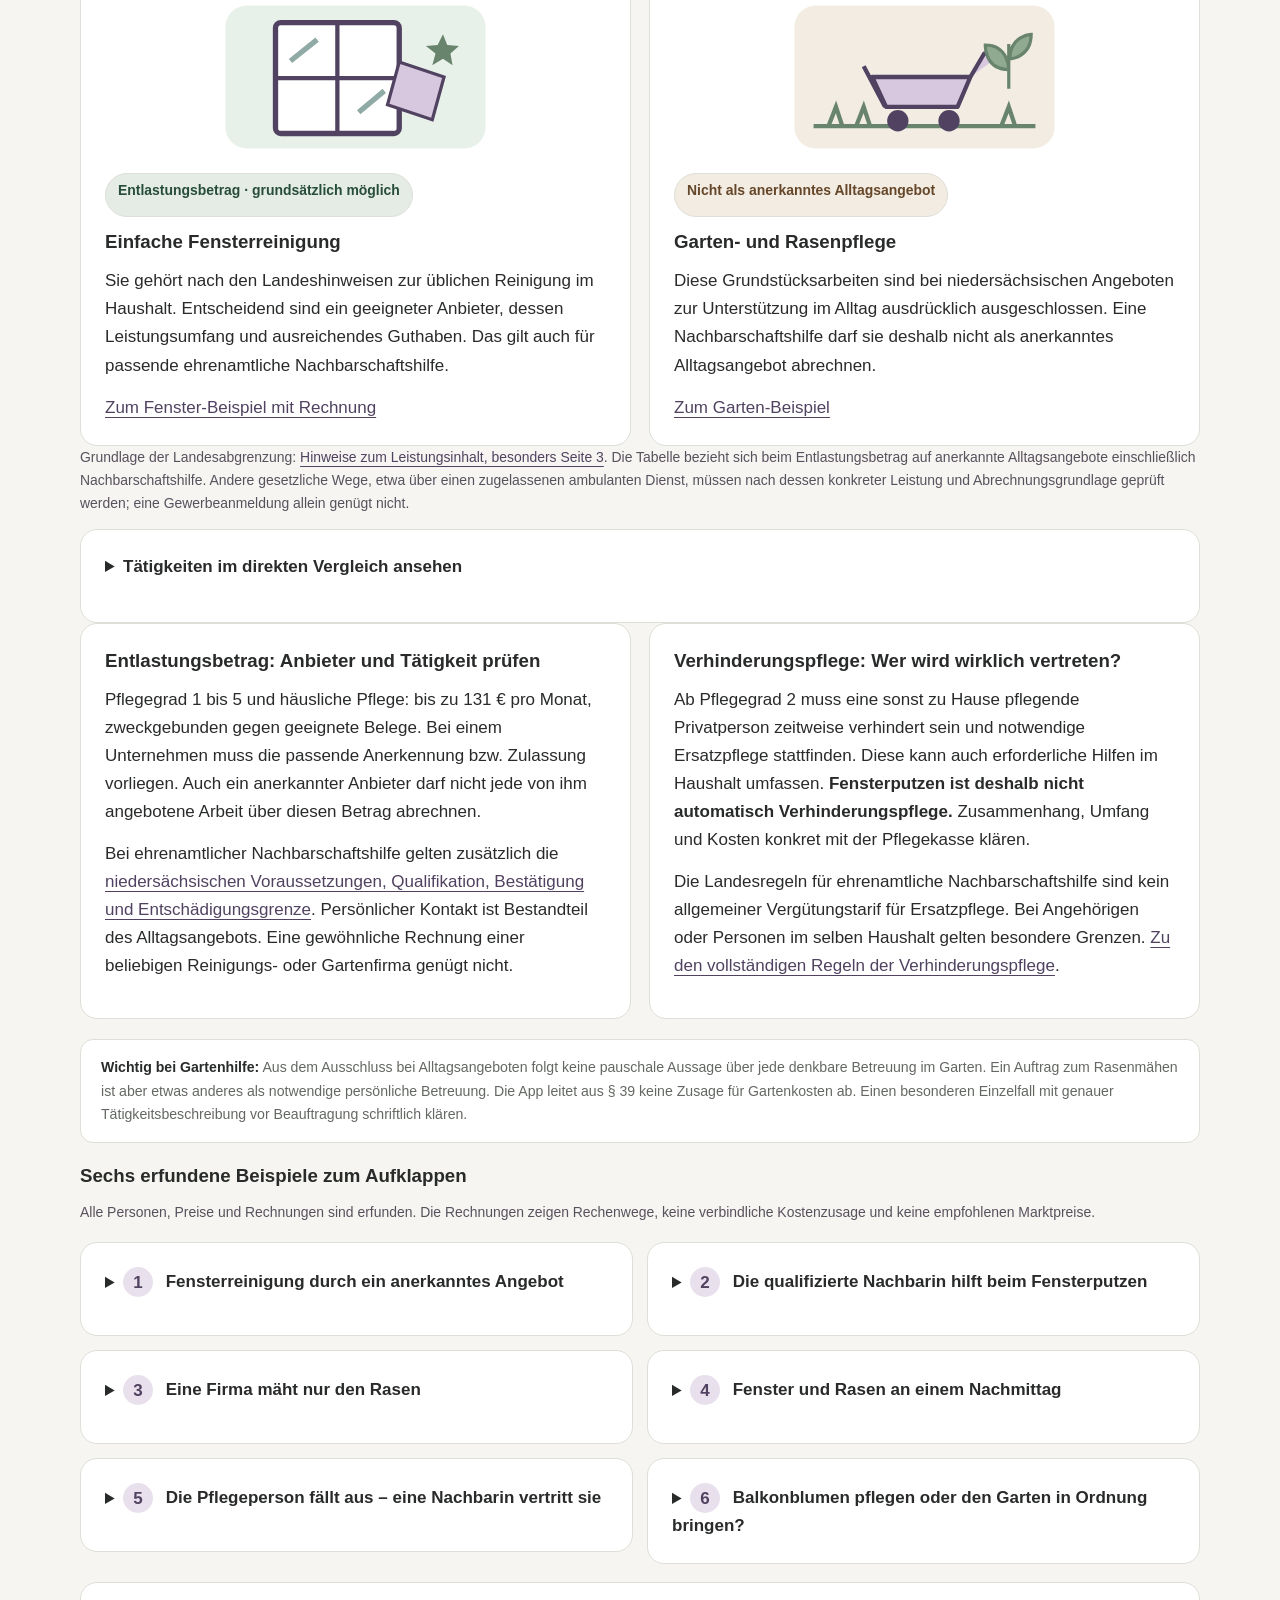
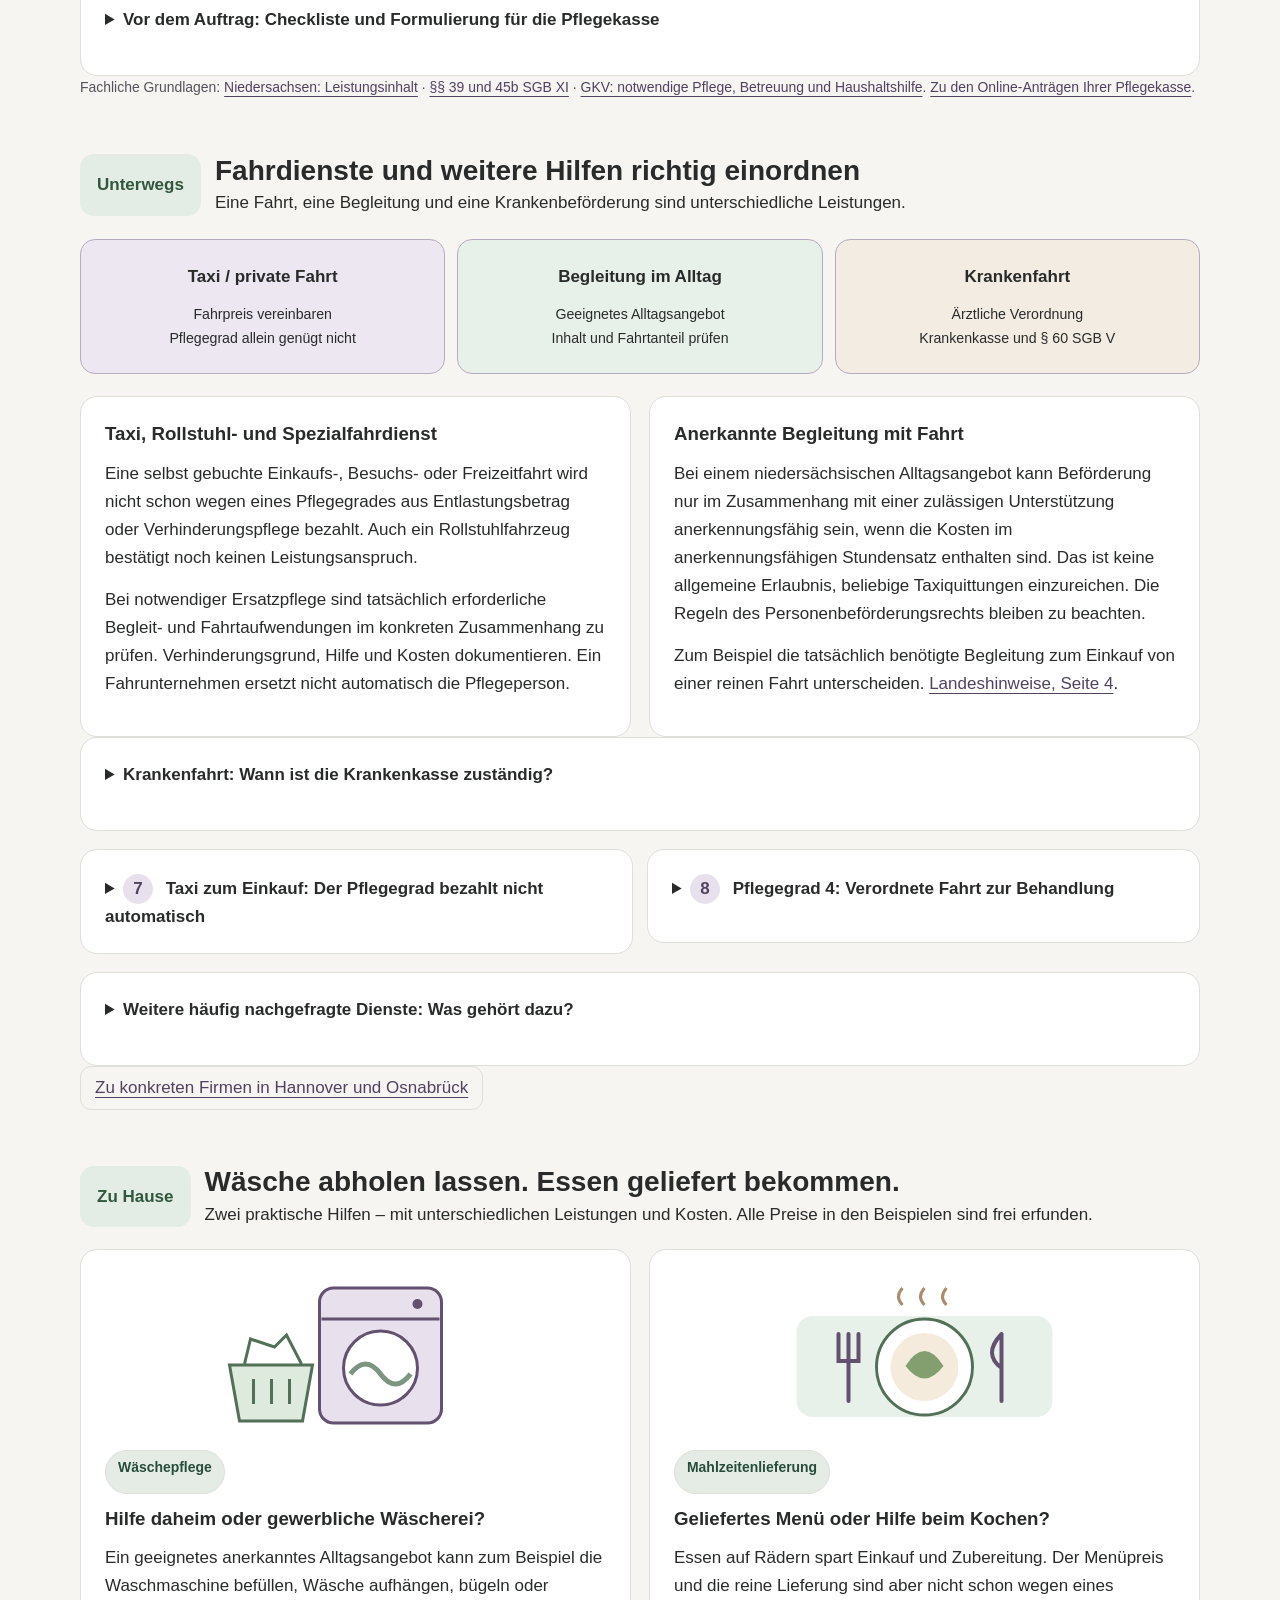
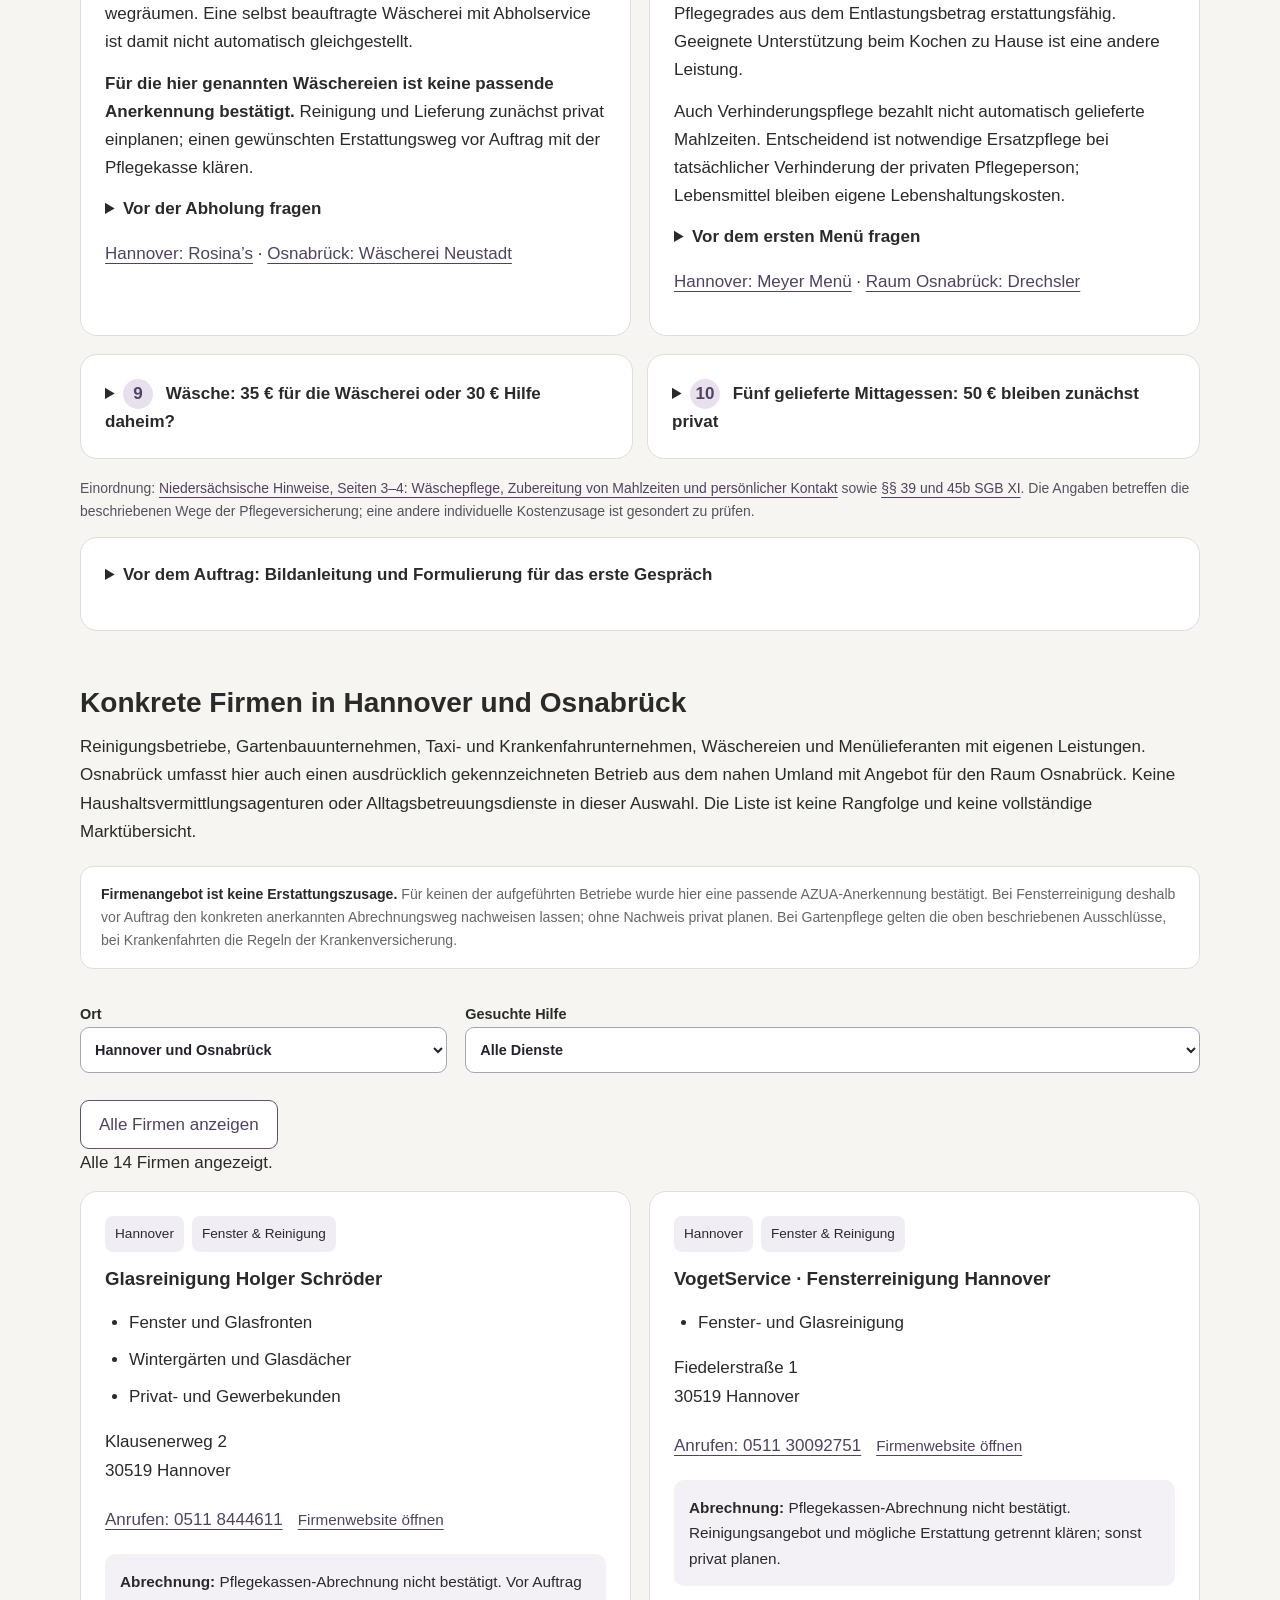
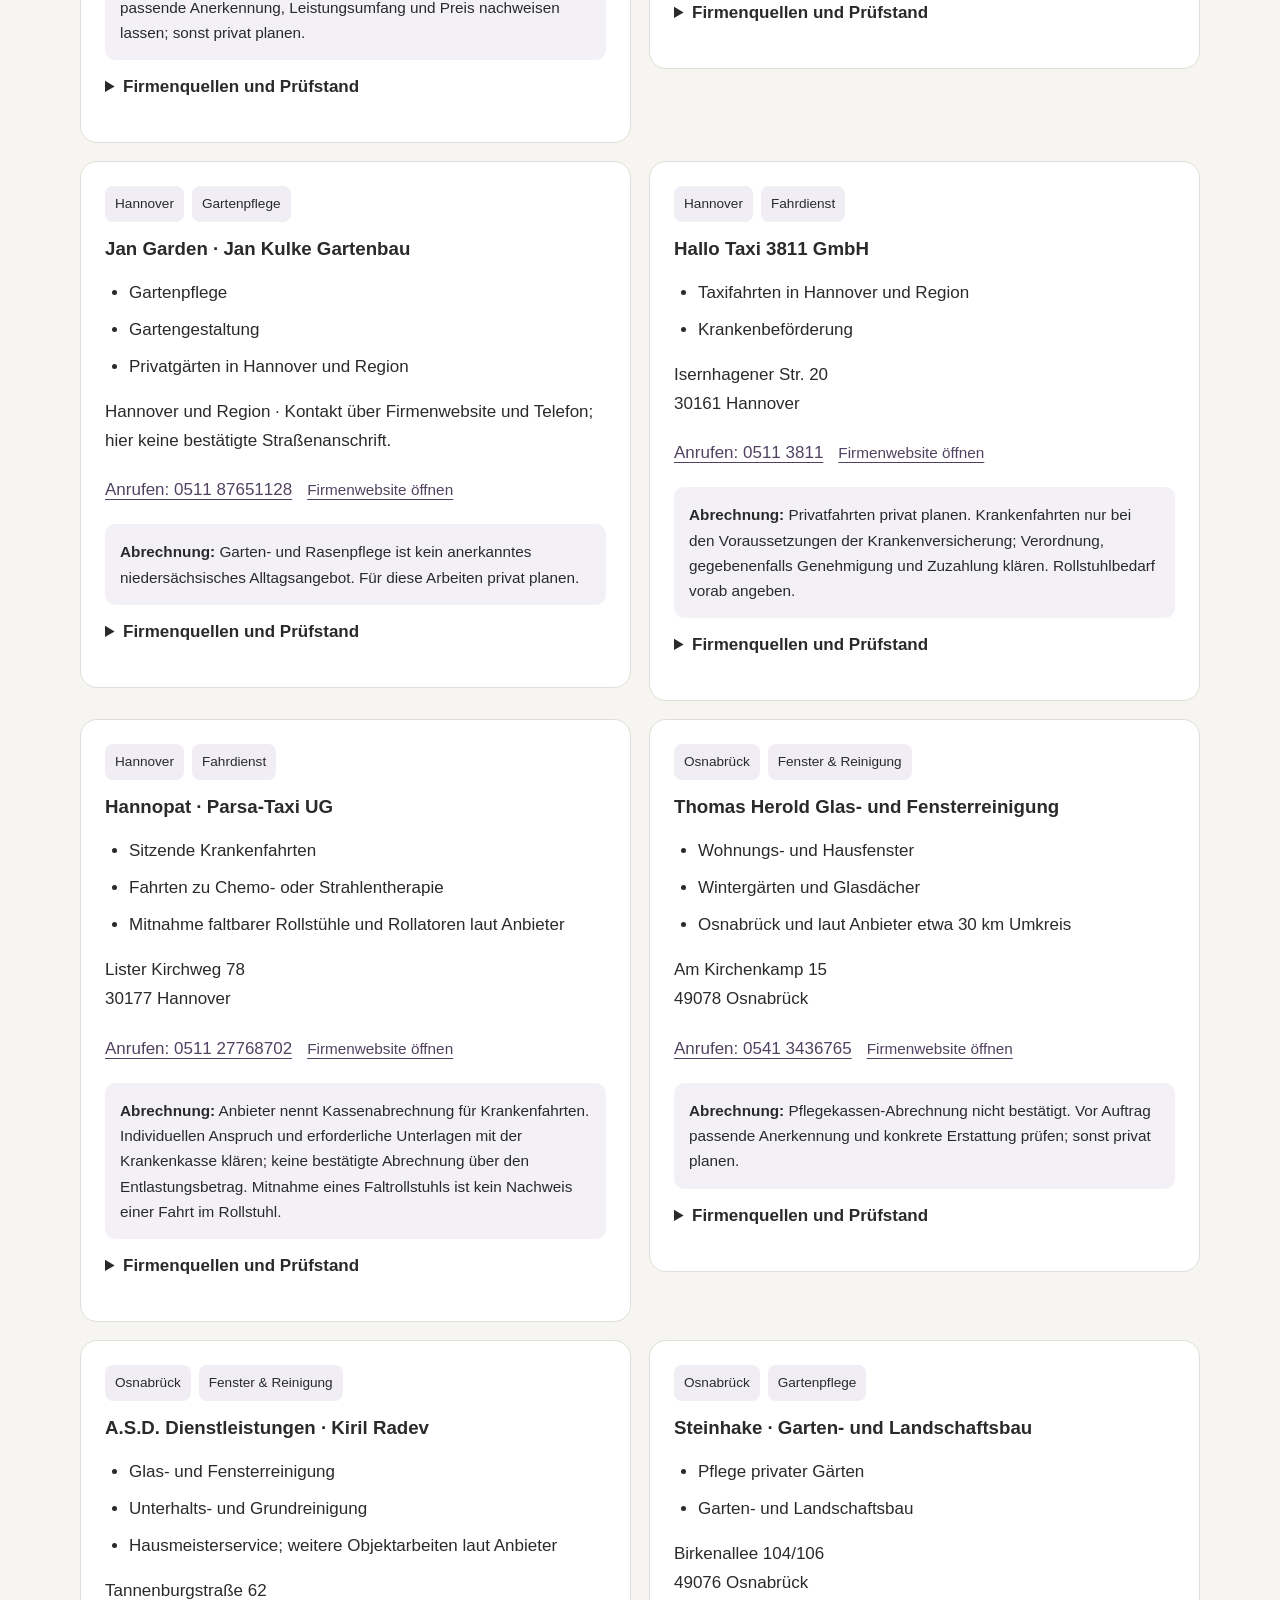
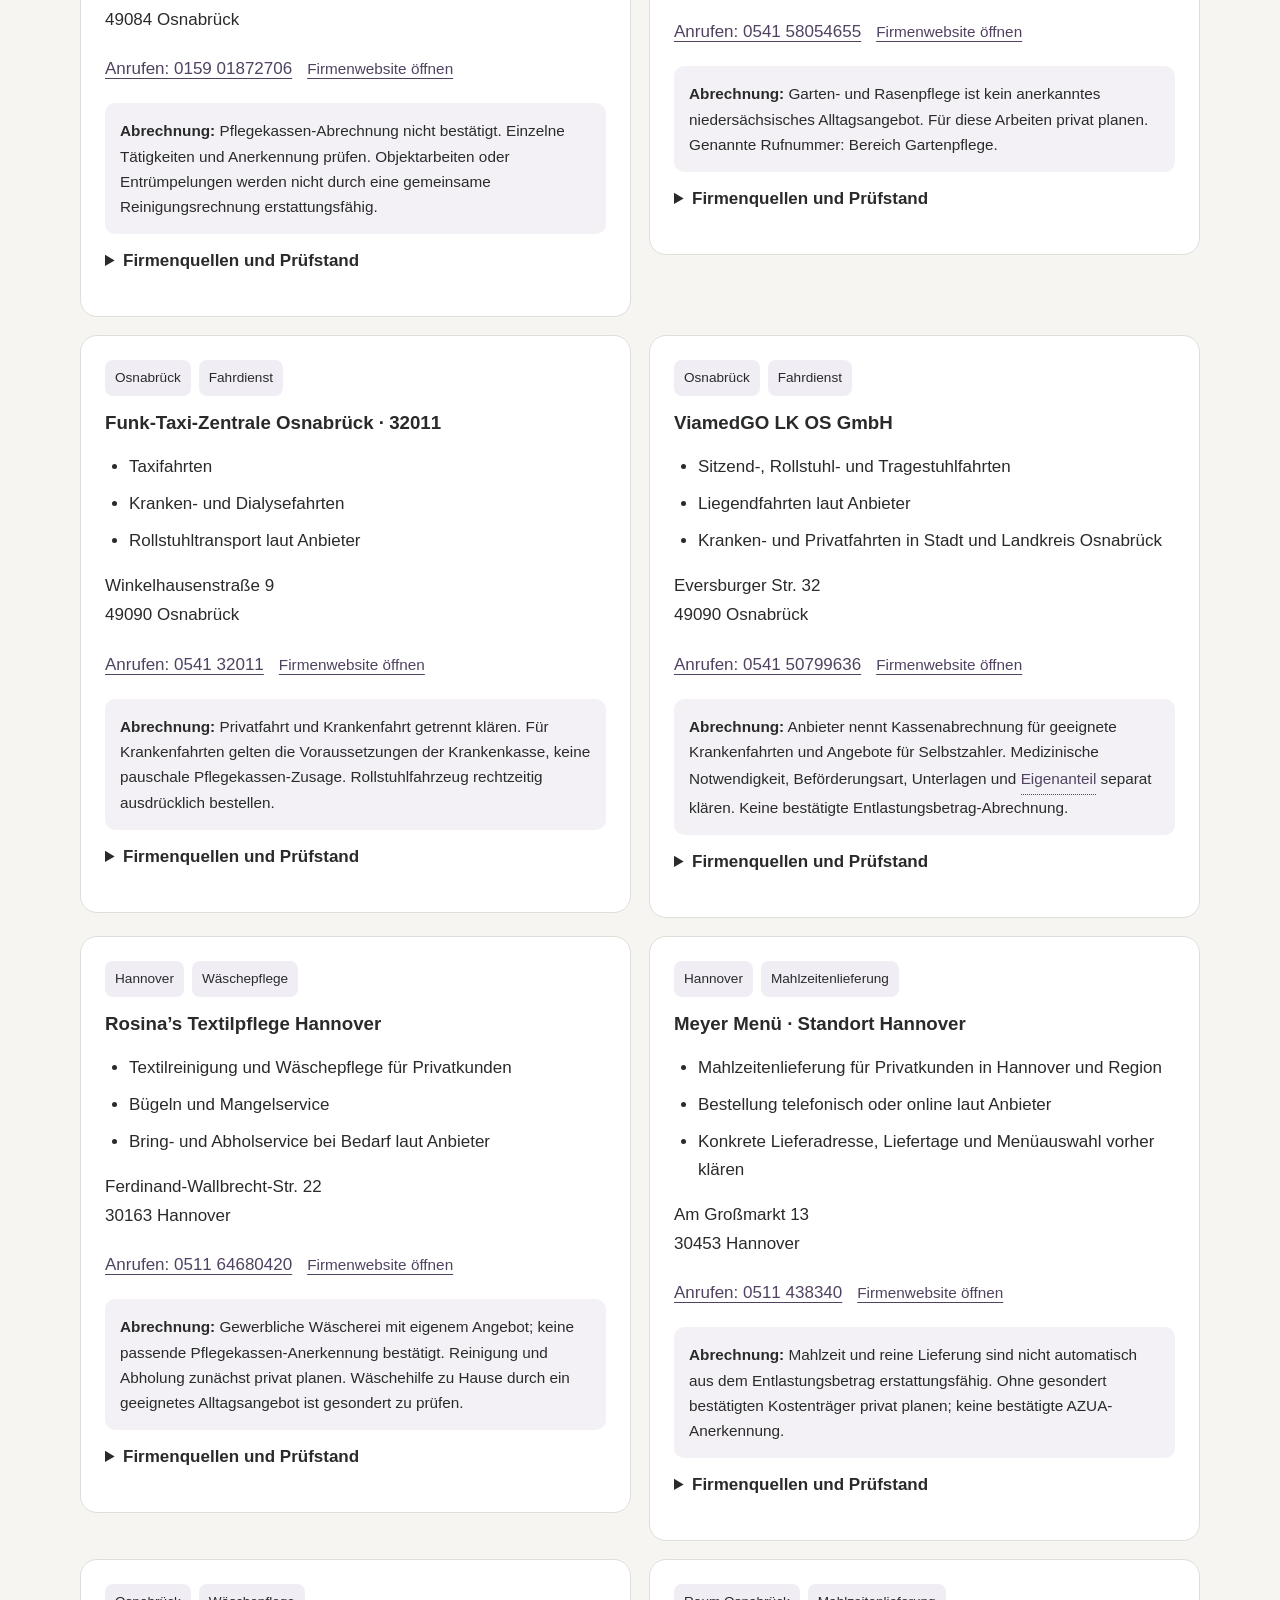
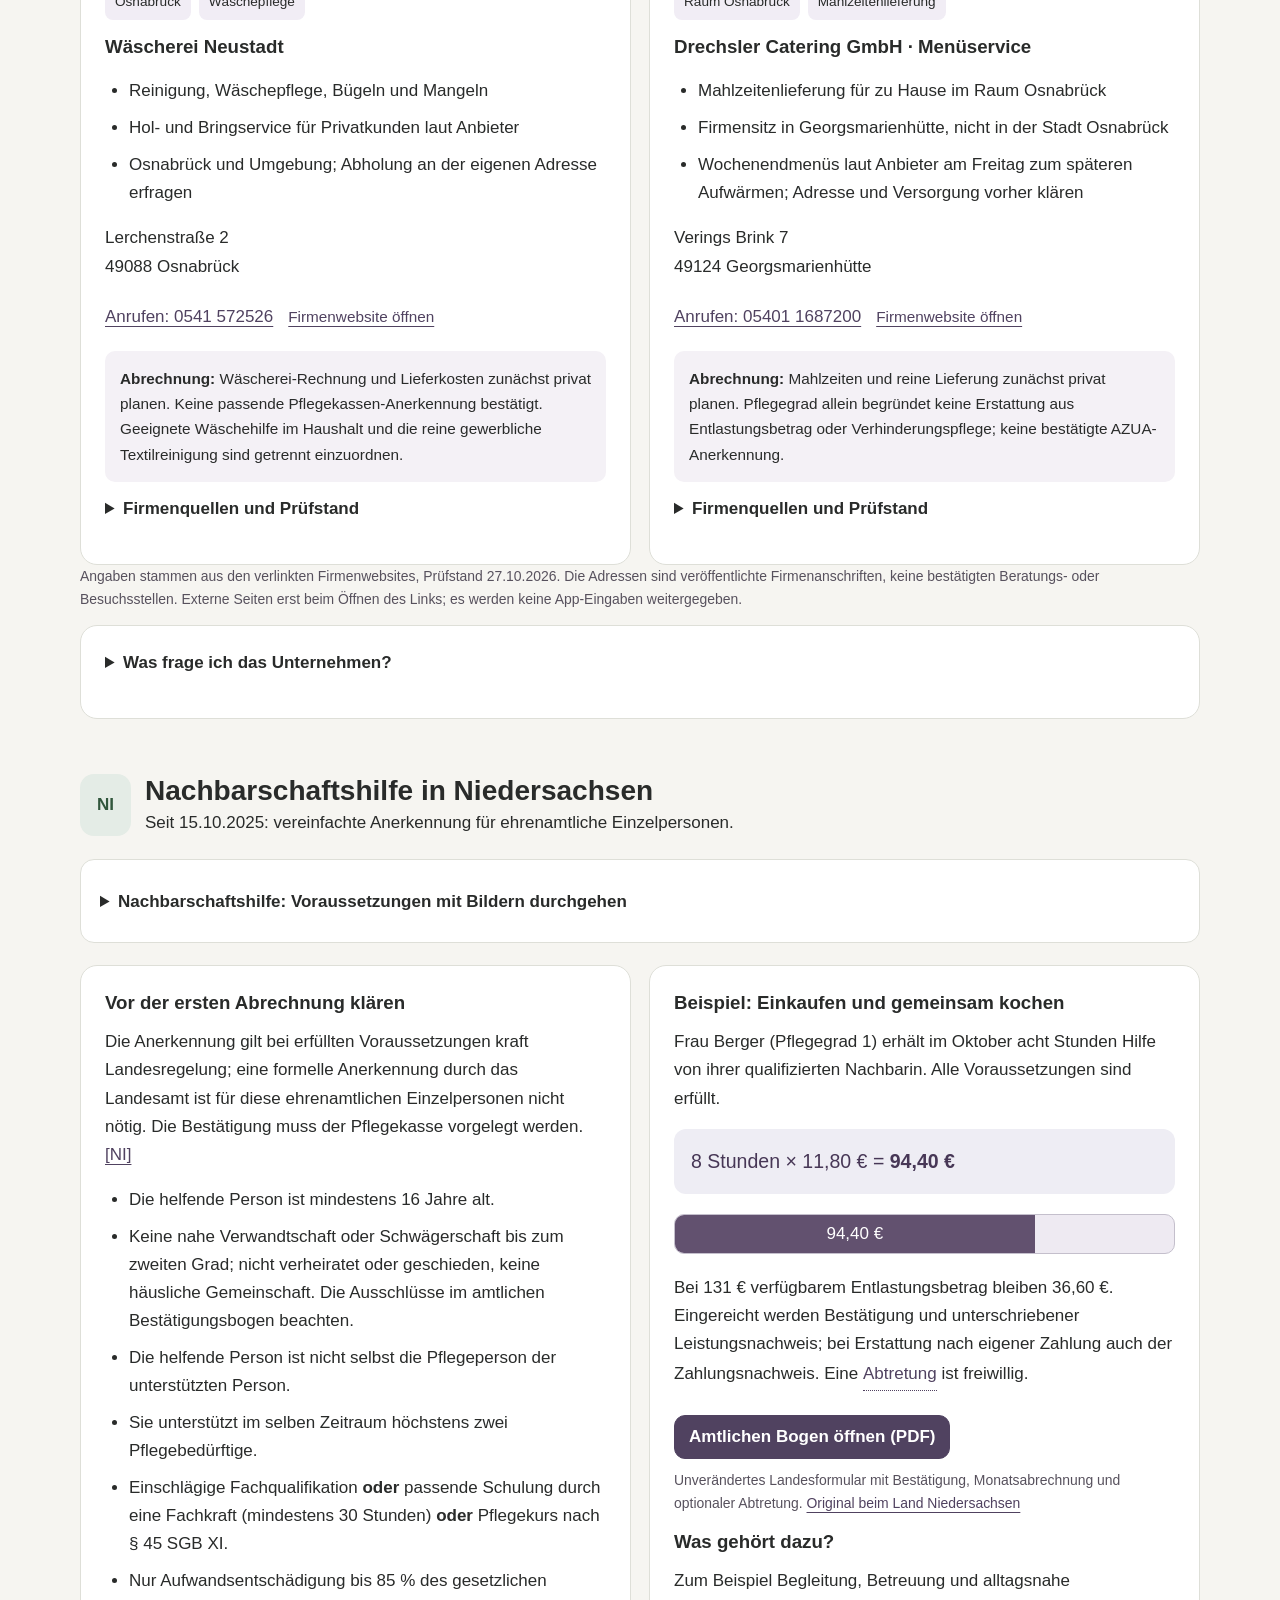
<file: abrechnung.html>
<!doctype html>
<html lang="de"><head><meta charset="utf-8"><meta name="viewport" content="width=device-width, initial-scale=1"><meta name="theme-color" content="#504260"><meta name="description" content="Pflegeleistungen in Niedersachsen abrechnen: Fensterputzen, Gartenhilfe, Fahrdienste, 14 Firmen in Hannover und Osnabrück, Fallbeispiele, Nachbarschaftshilfe und PDF-Bögen."><meta name="author" content="Andreas und Ricarda"><title>Abrechnung & Nachbarschaftshilfe · Pflegegrad-Fragen</title><link rel="icon" href="./assets/weidenherz-logo.png"><style>
:root{--bg:#f6f5f1;--paper:#fff;--ink:#292b2a;--muted:#646862;--line:#dedfd8;--purple:#504260;--light:#ece8f0;--green:#3d6052;--sage:#eaf2ec;--body:17px;--radius:18px}*{box-sizing:border-box}html{font-size:var(--body);scroll-behavior:auto}body{margin:0;background:var(--bg);color:var(--ink);font-family:-apple-system,BlinkMacSystemFont,"Segoe UI",sans-serif;line-height:1.6}button,input,textarea,select{font:inherit}button,a,input,textarea{touch-action:manipulation}button{cursor:pointer}button:disabled{cursor:default;opacity:.45}a{color:var(--purple);text-underline-offset:4px}button:focus-visible,a:focus-visible,input:focus-visible,textarea:focus-visible{outline:3px solid #8767aa;outline-offset:4px}button{color:inherit}button svg{width:19px;height:19px;flex-shrink:0;pointer-events:none}.skip{position:absolute;top:-100px;left:16px;z-index:99;padding:12px;background:white}.skip:focus{top:12px}header{border-bottom:1px solid var(--line);background:var(--bg)}.topbar{max-width:1280px;margin:auto;padding:22px 40px;display:flex;align-items:center;justify-content:space-between;gap:18px}.brand{display:flex;gap:12px;align-items:center;font-weight:750;font-size:1.1rem;letter-spacing:-.025em}.brand-icon{width:37px;height:37px;background:var(--purple);color:white;display:grid;place-items:center;border-radius:11px}.brand-icon svg{width:21px;height:21px}.top-actions{display:flex;gap:8px}.icon-btn,.subtle,.pill,.primary{border:1px solid var(--line);background:transparent;border-radius:11px;min-height:44px;padding:9px 14px;display:inline-flex;align-items:center;justify-content:center;gap:8px;line-height:1.3}.icon-btn{width:44px;padding:8px}.icon-btn.active,.subtle.active{background:var(--light);border-color:var(--purple);color:var(--purple)}.primary{background:var(--purple);color:white;border-color:var(--purple);font-weight:650}.subtle:hover,.icon-btn:hover{background:var(--light)}.main{max-width:1280px;margin:auto;padding:52px 40px 0}.hero{display:grid;grid-template-columns:1fr 250px;gap:40px;align-items:center;margin-bottom:30px}.eyebrow{display:flex;align-items:center;gap:8px;color:var(--green);text-transform:uppercase;font-size:.7rem;letter-spacing:.14em;font-weight:750;margin-bottom:16px}.dot{width:7px;height:7px;border-radius:50%;background:var(--green)}h1{font-family:Georgia,"Times New Roman",serif;font-size:clamp(2.5rem,4.8vw,4.2rem);line-height:1.08;letter-spacing:-.045em;font-weight:400;margin:0 0 18px;max-width:760px}h1 em{font-style:normal;color:var(--purple)}.intro{max-width:670px;color:var(--muted);font-size:1rem;margin:0}.hero-stat{background:#e8e9e0;border-radius:var(--radius);padding:24px 25px;position:relative;overflow:hidden}.stat-number{font-family:Georgia,serif;font-size:4rem;line-height:1.1;letter-spacing:-.07em;color:var(--purple)}.hero-stat p{font-size:.85rem;margin:8px 0 0;color:#51564c}.stat-lines{position:absolute;right:22px;top:28px;width:45px;display:grid;gap:9px}.stat-lines i{display:block;height:4px;border-radius:5px;background:#b6bbab}.stat-lines i:nth-child(2){width:32px}.stat-lines i:nth-child(3){width:39px}.notice{display:flex;align-items:flex-start;gap:12px;background:var(--paper);border:1px solid var(--line);padding:16px 20px;border-radius:13px;font-size:.83rem;color:var(--muted);margin-bottom:32px}.notice svg{width:20px;height:20px;flex-shrink:0;color:var(--green);margin-top:2px}.notice strong{color:var(--ink)}.workspace{display:grid;grid-template-columns:245px minmax(0,1fr);gap:32px;align-items:start}.sidebar{position:sticky;top:20px;padding-bottom:20px}.sidebar-title{font-size:.72rem;font-weight:750;text-transform:uppercase;letter-spacing:.1em;color:var(--muted);margin:0 0 13px}.category{display:flex;width:100%;border:0;background:transparent;padding:12px 13px;text-align:left;gap:10px;align-items:center;justify-content:space-between;border-radius:10px;font-size:.84rem;line-height:1.4;min-height:47px;margin-bottom:3px}.category span{min-width:0}.category small{font-size:.72rem;color:var(--muted);font-variant-numeric:tabular-nums}.category.active{background:var(--purple);color:white}.category.active small{color:#e6dfeb}.category:not(.active):hover{background:var(--light)}.sidebar-note{font-size:.75rem;color:var(--muted);border-top:1px solid var(--line);padding-top:18px;margin-top:18px}.search{display:flex;align-items:center;background:white;border:1px solid var(--line);border-radius:13px;gap:12px;padding:0 16px}.search svg{width:21px;height:21px;color:var(--muted);flex-shrink:0}.search input{width:100%;border:0;outline:0;background:transparent;padding:16px 0;color:var(--ink);min-width:0;font-size:1rem}.search:focus-within{outline:3px solid #8767aa;outline-offset:2px}.search input:focus-visible{outline:0}.search button{background:none;border:0;font-size:1.3rem;min-width:40px;min-height:40px}.tabs{display:flex;gap:20px;border-bottom:1px solid var(--line);margin-top:18px}.tab{background:none;border:0;border-bottom:3px solid transparent;padding:13px 2px;color:var(--muted);font-size:.85rem}.tab.active{color:var(--purple);border-bottom-color:var(--purple);font-weight:700}.tab span{font-size:.72rem;padding:2px 6px;background:var(--light);border-radius:5px;margin-left:5px;color:var(--purple)}.toolbar{display:flex;align-items:center;justify-content:space-between;gap:10px;margin:22px 0 16px}.result-title{font-weight:700;margin:0;font-size:1.08rem}.result-sub{font-size:.75rem;color:var(--muted);margin:2px 0 0}.mode-button{font-size:.78rem;white-space:nowrap}.q-card{background:var(--paper);border:1px solid var(--line);border-radius:var(--radius);margin-bottom:14px;overflow:hidden;transition:border-color .15s}.q-card.open{border-color:#b5a9c1;box-shadow:0 4px 16px #32283a06}.card-meta{display:flex;align-items:center;justify-content:space-between;gap:10px;padding:16px 20px 0}.tag{color:var(--green);font-size:.64rem;text-transform:uppercase;letter-spacing:.075em;font-weight:750}.meta-actions{display:flex;align-items:center;gap:7px}.reviewed-mark{font-size:.7rem;color:var(--green)}.bookmark{border:0;background:transparent;display:grid;place-items:center;min-width:44px;min-height:44px;border-radius:8px;color:#777d74}.bookmark:hover{background:var(--light)}.bookmark.selected{color:var(--purple);background:var(--light)}.bookmark.selected svg{fill:var(--purple)}.question-toggle{border:0;background:transparent;display:flex;align-items:flex-start;gap:13px;text-align:left;padding:8px 22px 23px;width:100%;line-height:1.5;font-size:1.04rem;font-weight:650}.q-number{font-size:.78rem;font-weight:550;min-width:27px;color:var(--muted);padding-top:4px;font-variant-numeric:tabular-nums}.q-label{flex:1}.chevron{color:var(--purple);margin-top:5px;transition:transform .2s}.open .chevron{transform:rotate(180deg)}.card-answer{border-top:1px solid var(--line);padding:21px 24px 22px}.answer-badge{display:inline-flex;align-items:center;gap:6px;font-size:.65rem;letter-spacing:.045em;font-weight:700;text-transform:uppercase;color:var(--green);background:var(--sage);padding:4px 8px;border-radius:5px}.answer-badge.general{color:var(--purple);background:var(--light)}blockquote{margin:13px 0 10px;font-size:1rem;line-height:1.7;color:var(--ink)}.case-note{font-size:.78rem;line-height:1.6;color:var(--muted);margin:12px 0 0}.adapt{font-size:.73rem;color:var(--muted);margin:0 0 19px}.personal-label{display:block;font-size:.78rem;font-weight:650;margin-bottom:7px}.personal-label span{font-weight:400;color:var(--muted)}textarea{display:block;width:100%;min-height:100px;resize:vertical;padding:12px;border:1px solid var(--line);background:var(--bg);border-radius:10px;color:var(--ink);font-size:.9rem;line-height:1.6}.answer-footer{display:flex;align-items:center;justify-content:space-between;gap:10px;flex-wrap:wrap;margin-top:12px}.answer-footer button{font-size:.76rem}.save-label{font-size:.7rem;color:var(--muted)}.reviewed-button.active{color:var(--green);border-color:var(--green);background:var(--sage)}.empty{text-align:center;background:var(--paper);border:1px dashed var(--line);border-radius:var(--radius);padding:46px 22px}.empty p{color:var(--muted);font-size:.9rem}.pager,.practice-nav{display:flex;align-items:center;justify-content:space-between;gap:12px;margin:24px 0}.pager p,.practice-nav p{font-size:.8rem;color:var(--muted);text-align:center}.practice-nav button{font-size:.8rem}.practice-head{display:flex;justify-content:space-between;gap:14px;align-items:center;font-size:.8rem;margin:0 0 12px;color:var(--muted)}.practice-head button{font-size:.76rem}.progress-track{height:4px;background:var(--line);border-radius:9px;margin-bottom:16px}.progress-track i{display:block;background:var(--green);height:100%;border-radius:9px}.footer{margin-top:45px;padding:28px 0 32px;border-top:1px solid var(--line);display:flex;justify-content:space-between;align-items:flex-start;gap:20px;flex-wrap:wrap;color:var(--muted);font-size:.73rem}.footer p{margin:0;max-width:500px}.footer details{max-width:500px}.footer summary{cursor:pointer}.footer details p{margin-top:12px}.footer-actions{display:flex;gap:8px;flex-wrap:wrap;margin-top:12px}.footer-actions button{font-size:.73rem}.toast{position:fixed;bottom:24px;left:50%;transform:translateX(-50%);background:var(--purple);color:white;border-radius:12px;padding:12px 20px;z-index:10;box-shadow:0 4px 20px #0002;width:max-content;max-width:calc(100% - 32px);font-size:.85rem}.sr-only{position:absolute;width:1px;height:1px;padding:0;margin:-1px;overflow:hidden;clip:rect(0,0,0,0);white-space:nowrap;border:0}[hidden]{display:none!important}#printArea{display:none}.contrast{--bg:#fff;--paper:#fff;--ink:#101010;--muted:#333;--line:#555;--purple:#29203e;--light:#e8e2ef;--green:#174731;--sage:#e1efe6}.large{--body:20px}.contrast .hero-stat{background:#eee}.contrast .category small{color:var(--ink)}.contrast .category.active small{color:white}.contrast .bookmark{color:#333}
@media(min-width:1400px){.main{padding-top:65px}}
@media(max-width:900px){.main{padding:32px 24px 0}.topbar{padding:18px 24px}.hero{grid-template-columns:1fr 170px;gap:24px}.hero-stat{padding:21px}.workspace{grid-template-columns:190px minmax(0,1fr);gap:22px}.category{font-size:.77rem;padding:10px}.sidebar-title{font-size:.66rem}.tag{font-size:.61rem}}
@media(max-width:680px){.topbar{padding:16px 18px;gap:8px}.brand{font-size:.96rem;gap:9px}.brand-icon{width:31px;height:34px}.top-actions{gap:5px}.icon-btn{width:40px;min-height:44px}.top-print{display:none}.main{padding:28px 18px 0}.hero{display:block;margin-bottom:22px}.eyebrow{font-size:.62rem;margin-bottom:13px}h1{font-size:2.8rem;margin-bottom:14px}.intro{font-size:.9rem}.hero-stat{display:none}.notice{font-size:.76rem;padding:13px 14px;margin-bottom:23px;gap:9px}.workspace{display:block}.sidebar{position:static;padding:0;margin-bottom:20px}.sidebar-title,.sidebar-note{display:none}.categories{display:flex;gap:7px;overflow-x:auto;padding:4px 3px 10px;scrollbar-width:thin}.category{width:auto;flex-shrink:0;max-width:240px;font-size:.76rem;border:1px solid var(--line);background:white;border-radius:100px;padding:9px 13px;gap:9px;min-height:43px;margin:0}.category span{white-space:nowrap}.category small{font-size:.68rem}.search{border-radius:11px;padding:0 12px}.search input{font-size:16px;padding:14px 0}.tabs{gap:18px}.tab{font-size:.8rem}.toolbar{align-items:flex-start;gap:12px;margin-top:20px}.result-title{font-size:.96rem}.result-sub{font-size:.68rem}.mode-button{font-size:.7rem;padding:8px 10px;white-space:normal;min-width:98px;max-width:145px}.mode-button svg{display:none}.card-meta{padding:12px 14px 0}.question-toggle{padding:6px 15px 18px;gap:9px;font-size:1rem}.q-number{min-width:23px;font-size:.7rem}.card-answer{padding:18px 17px}textarea{font-size:16px;min-height:110px}.tag{font-size:.58rem;letter-spacing:.04em}.answer-badge{font-size:.58rem}.case-note{font-size:.78rem;line-height:1.6;color:var(--muted);margin:12px 0 0}.adapt{font-size:.7rem}blockquote{font-size:.95rem}.reviewed-mark{font-size:.65rem}.pager button{font-size:.8rem;padding:9px 11px}.footer{margin-top:28px;font-size:.7rem}.practice-nav{position:sticky;bottom:0;background:var(--bg);padding:11px 0;border-top:1px solid var(--line);z-index:2}.large h1{font-size:2.5rem}.large .brand{font-size:.82rem}.large .category{font-size:.67rem}.large .tag{font-size:.53rem}.large .question-toggle{font-size:.92rem}}
@media(prefers-reduced-motion:reduce){*{scroll-behavior:auto!important;transition:none!important}}
@media print{body{background:white;color:black;font-size:11pt}header,.main,.toast,.skip{display:none!important}#printArea{display:block!important}#printArea h1{font-family:Georgia,serif;font-size:24pt;letter-spacing:0}#printArea article{break-inside:avoid;border-top:1px solid #aaa;padding:12pt 0}#printArea h2{font-size:12pt;line-height:1.5}#printArea p{font-size:10.5pt;line-height:1.6}#printArea small{font-size:9pt}#printArea .own{border-left:2pt solid #777;padding-left:9pt;white-space:pre-wrap}@page{margin:17mm}}

.section-nav{max-width:1280px;margin:auto;padding:14px 40px 0;display:flex;gap:10px;flex-wrap:wrap}.section-nav a{text-decoration:none;font-size:.85rem;min-height:44px}.section-nav a[aria-current="page"]{background:var(--purple);color:white;border-color:var(--purple)}@media(max-width:680px){.section-nav{padding:12px 18px 0;gap:7px}.section-nav a{font-size:.75rem;padding:9px 11px}}@media print{.section-nav{display:none!important}}

.brand{text-decoration:none;color:var(--ink);min-width:0}.brand-logo{display:block;width:76px;height:76px;object-fit:contain;flex:0 0 76px}.brand-text{display:flex;flex-direction:column;min-width:0;gap:3px}.brand-name{font-size:1.1rem;line-height:1.3;font-weight:750;letter-spacing:-.025em}.brand-credit{font-size:.67rem;line-height:1.4;font-weight:450;color:var(--muted);letter-spacing:0}.creator-credit{font-size:.75rem;color:var(--muted);margin:20px 0 0}.topbar .brand:hover{color:var(--purple)}
@media(max-width:680px){.topbar{display:grid;grid-template-columns:minmax(0,1fr) auto;gap:10px}.brand{gap:9px}.brand-logo{width:62px;height:62px;flex-basis:62px}.brand-name{font-size:.93rem}.brand-credit{font-size:.61rem}.top-actions{max-width:100px;flex-wrap:wrap;justify-content:flex-end}.top-actions #printCare{flex-basis:100%;min-height:36px;padding:6px 10px}.large .brand-name{font-size:.85rem}}
</style><link rel="stylesheet" href="./abrechnung.css?v=c81bafcad15e"><link rel="stylesheet" href="./app-usability.css?v=833d4d4a69f8"><link rel="stylesheet" href="./care-visuals.css?v=2c8d7f278d5a"><link rel="stylesheet" href="./care-learning.css?v=20506e6f68d8"><link rel="stylesheet" href="./care-explain.css?v=7a864b454c56"><link rel="stylesheet" href="./app-access.css?v=114b78209fc9"><link rel="manifest" href="./manifest.webmanifest"><link rel="apple-touch-icon" href="./assets/app-icon-192.png"></head>
<body data-billing="true"><a class="skip" href="#inhalt">Zum Inhalt</a>
<header><div class="topbar"><a class="brand" href="./"><img class="brand-logo" src="./assets/weidenherz-logo.png" width="76" height="76" alt="Zwei Weiden formen ein Herz mit einem handförmigen Busch darin"><span class="brand-text"><span class="brand-name">Pflegegrad-Fragen</span><span class="brand-credit">Erstellt von Andreas und Ricarda</span></span></a><div class="top-actions"><button class="icon-btn" id="large" aria-pressed="false" aria-label="Größere Schrift">A+</button><button class="icon-btn" id="contrast" aria-label="Hohen Kontrast umschalten" aria-pressed="false">◐</button><a class="subtle billing-guide-link" href="#weg">Abrechnung Schritt für Schritt zeigen</a></div></div></header>
<nav class="section-nav" aria-label="App-Bereiche"><a class="subtle" href="./">Pflegegrade &amp; Leistungen</a><a class="subtle" href="./fallbeispiel.html">Fallbeispiel · 100 Fragen</a><a class="subtle" href="./pflegegradrechner.html">Pflegegradrechner</a><a class="subtle" href="./abrechnung.html" aria-current="page">Abrechnung &amp; Nachbarschaftshilfe</a><a class="subtle" href="./gdb.html">GdB &amp; Ausweis</a><a class="subtle" href="./meine-vorbereitung.html">Meine Vorbereitung</a></nav>
<main class="main billing" id="inhalt">
<section class="hero"><div class="eyebrow"><span class="dot"></span>Niedersachsen · Stand 27.10.2026</div><h1>Hilfe nutzen.<br><em>Richtig abrechnen.</em></h1><p class="intro">Welcher Topf bezahlt welche Hilfe? Wer reicht die Rechnung ein? Hier führen Beispiele und ausfüllbare Bögen durch die Abrechnung.</p><nav class="jump" aria-label="Inhalt"><a href="#leistungen">Die fünf Leistungen</a><a href="#alltagsbeispiele">Alltagshilfe mit Bildern</a><a href="#fenster-garten">Fenster &amp; Garten</a><a href="#fahrdienst-weitere">Fahrdienste &amp; weitere Hilfen</a><a href="#waesche-essen">Wäsche &amp; Essen</a><a href="#dienstleister-vorort">Firmen vor Ort</a><a href="#nachbarschaft">Nachbarschaftshilfe</a><a href="#budget">Budgets ausprobieren</a><a href="#weg">Abrechnung Schritt für Schritt</a><a href="#boegen">Abrechnungsbögen</a><a href="#online-antraege">Online-Anträge</a><a href="#kontakte">Pflegekassen &amp; Adressen</a></nav></section>
<div class="notice"><div>Die Beträge gelten für 2026 und die soziale Pflegeversicherung. Die Bundesleistungen sind in Niedersachsen gleich hoch; für anerkannte Alltagshilfe gelten zusätzlich Landesregeln. Die Pflegekasse entscheidet über die Erstattung. Alle Fallbeispiele sind frei erfunden; Preise dienen nur dem Rechnen. Privatversicherte und Beihilfeberechtigte reichen Belege bei ihren jeweiligen Kostenträgern ein.</div></div>

<section id="leistungen"><h2>Die fünf Leistungen – jeweils mit Abrechnungsbeispiel</h2><p>Eine Leistung auswählen. Jede Ansicht erklärt Anspruch, Zahlungsweg, Belege und mögliche Eigenkosten.</p>
<div class="choices" role="group" aria-label="Leistung auswählen"><button class="choice" data-service="vp" aria-pressed="true">Verhinderungspflege</button><button class="choice" data-service="eb" aria-pressed="false">Entlastungsbetrag</button><button class="choice" data-service="kp" aria-pressed="false">Kurzzeitpflege</button><button class="choice" data-service="tp" aria-pressed="false">Tagespflege</button><button class="choice" data-service="np" aria-pressed="false">Nachtpflege</button></div>
<div id="servicePanel"></div><noscript><p>Bitte JavaScript aktivieren, um die fünf Erklärbereiche und Rechenbeispiele zu öffnen. Die <a href="#boegen">PDF-Bögen</a> und Quellen bleiben verfügbar.</p></noscript></section>

<section id="alltagsbeispiele" class="household-help" aria-labelledby="everydayCasesTitle"><div class="section-title"><span class="number">Mit Bildern</span><div><h2 id="everydayCasesTitle">So kann Alltagshilfe konkret aussehen</h2><p>Sechs erfundene Situationen: Was braucht die Person, wie hilft jemand, und welcher Abrechnungsweg kann passen?</p></div></div><p>Die Personen bestimmen nach ihren Möglichkeiten mit. Hilfe kann entlasten und gleichzeitig eigene Fähigkeiten erhalten. Öffnen Sie unter dem Bild die Erklärung oder tippen Sie auf das Bild, um es größer anzusehen.</p><nav class="jump everyday-case-nav" aria-label="Bebilderte Alltagssituationen"><a href="#bildfall-kueche">Haushalt</a><a href="#bildfall-waesche">Wäschepflege</a><a href="#bildfall-pflanzen">Pflanzenpflege</a><a href="#bildfall-betreuung">Betreuung</a><a href="#bildfall-spaziergang">Begleitung</a><a href="#bildfall-einkauf">Einkaufen</a></nav><p class="notice household-note"><span><strong>Jedes Beispiel rechnet für sich.</strong> Personen, Preise und Guthaben sind frei erfunden. Die Entlastungsbeispiele beginnen jeweils mit 131 € eigenem Guthaben; sie sind keine gemeinsame Monatsplanung. Die Pflegekasse prüft Anbieter, Leistung, Belege und verfügbares Budget. Für Ersatzpflege gelten andere Voraussetzungen.</span></p><div class="grid2 everyday-case-grid"><article class="card everyday-case" id="bildfall-kueche">
<figure><a href="./assets/alltag-kueche.webp" data-case-picture aria-haspopup="dialog" aria-label="Bild vergrößern: Frau Brandes bekommt Hilfe in der Küche"><img src="./assets/alltag-kueche.webp" alt="Eine ältere Frau sitzt am Küchentisch und spricht mit einer Helferin, die die Arbeitsfläche abwischt." width="1536" height="1024" loading="lazy" decoding="async"><span class="everyday-enlarge">Bild vergrößern</span></a><figcaption>KI-generierte Illustration · frei erfundene Szene</figcaption></figure>
<div class="everyday-case-body"><span class="pill">Haushalt</span><h3>Frau Brandes bekommt Hilfe in der Küche</h3><p>Frau Brandes hat Pflegegrad 2. Längeres Stehen fällt ihr schwer. Sie entscheidet selbst, was gereinigt werden soll; eine passende anerkannte Alltagshilfe übernimmt die anstrengenden Arbeiten.</p>
<details><summary>Hilfe und Abrechnung Schritt für Schritt</summary><h4>So sieht die Hilfe aus</h4><p>An zwei Terminen werden Geschirr eingeräumt, Arbeitsflächen abgewischt und der Küchenboden gereinigt. Jeder Termin dauert eineinhalb Stunden. Die Unterstützung betrifft Frau Brandes’ eigenen Haushalt.</p><h4>Entlastungsbetrag prüfen</h4><p>Im Beispiel umfasst die Anerkennung des Angebots diese Haushaltshilfe. Frau Brandes hat 131 € bestätigtes Guthaben. Bei erfüllten Voraussetzungen können die 90 € daraus erstattet werden.</p><div class="equation">2 × 1,5 Stunden × 30 € = 90 € Hilfe · 41 € Entlastungsguthaben bleiben</div><h4>So wird es nachvollziehbar</h4><p>Beispiel: Zwei Termine mit Datum und jeweils 1,5 Stunden; Geschirr, Arbeitsflächen und Küchenboden in der eigenen Wohnung; zusammen 90 €. Rechnung und bei eigener Zahlung Zahlungsnachweis aufbewahren.</p><h4>Diese Grenze beachten</h4><p>Treppenhausreinigung oder Renovierungsarbeiten nicht in diese Haushaltshilfe hineinrechnen. Eine gewöhnliche Reinigungsfirma ist ohne passenden Abrechnungsweg nicht automatisch erstattungsfähig.</p><p class="small"><a href="#s-haus-land">Landeshinweise, Seite 3; § 45b SGB XI im Quellenbereich</a></p></details></div></article><article class="card everyday-case" id="bildfall-waesche">
<figure><a href="./assets/alltag-waesche.webp" data-case-picture aria-haspopup="dialog" aria-label="Bild vergrößern: Herr Kramer sortiert die Wäsche mit seinem Nachbarn"><img src="./assets/alltag-waesche.webp" alt="Zwei erwachsene Männer sitzen neben einem Wäschekorb und legen gemeinsam ein Handtuch zusammen; die Waschmaschine steht im Hintergrund." width="1536" height="1024" loading="lazy" decoding="async"><span class="everyday-enlarge">Bild vergrößern</span></a><figcaption>KI-generierte Illustration · frei erfundene Szene</figcaption></figure>
<div class="everyday-case-body"><span class="pill">Wäschepflege</span><h3>Herr Kramer sortiert die Wäsche mit seinem Nachbarn</h3><p>Herr Kramer hat Pflegegrad 1 und verliert bei mehreren Arbeitsschritten schnell den Überblick. Sein Nachbar hilft ihm in seiner Wohnung beim Sortieren und Zusammenlegen der Wäsche.</p>
<details><summary>Hilfe und Abrechnung Schritt für Schritt</summary><h4>So sieht die Hilfe aus</h4><p>Gemeinsam sortieren sie die Kleidungsstücke. Der Nachbar unterstützt beim Befüllen der Waschmaschine und legt die saubere Wäsche mit Herrn Kramer in den Schrank. Insgesamt werden zwei tatsächlich geleistete Stunden dokumentiert.</p><h4>Nachbarschaftshilfe prüfen</h4><p>Im erfundenen Fall erfüllt der Nachbar alle niedersächsischen Voraussetzungen: insbesondere passende Qualifikation, keine ausgeschlossene persönliche Beziehung, kein gemeinsamer Haushalt und nicht selbst Herrn Kramers Pflegeperson. Die erforderliche Bestätigung liegt der Kasse vor. Als Aufwandsentschädigung werden 11,80 € je Stunde vereinbart; die Landesgrenze beachten.</p><div class="equation">2 Stunden × 11,80 € = 23,60 € Hilfe · 107,40 € Entlastungsguthaben bleiben</div><h4>So wird es nachvollziehbar</h4><p>Beispiel: Datum, zwei Stunden Wäsche sortieren, Waschmaschine befüllen, Wäsche zusammenlegen und einräumen; 23,60 € Aufwandsentschädigung. Bestätigung, Leistungsnachweis und gegebenenfalls Zahlungsbeleg beifügen.</p><h4>Diese Grenze beachten</h4><p>Nicht die gesamte Maschinenlaufzeit als Helferstunden eintragen, wenn in dieser Zeit tatsächlich keine Unterstützung geleistet wird. Die Rechnung einer gewerblichen Wäscherei ist ein anderes Angebot.</p><p class="small"><a href="#nachbarschaft">Vollständige Voraussetzungen und amtlicher Bogen zur Nachbarschaftshilfe</a></p></details></div></article><article class="card everyday-case" id="bildfall-pflanzen">
<figure><a href="./assets/alltag-pflanzen.webp" data-case-picture aria-haspopup="dialog" aria-label="Bild vergrößern: Frau Wolter versorgt ihre Balkonblumen"><img src="./assets/alltag-pflanzen.webp" alt="Eine Frau sitzt auf ihrem Balkon und zeigt auf einen Blumentopf; eine Helferin gießt die Pflanze mit einer kleinen Gießkanne." width="1536" height="1024" loading="lazy" decoding="async"><span class="everyday-enlarge">Bild vergrößern</span></a><figcaption>KI-generierte Illustration · frei erfundene Szene</figcaption></figure>
<div class="everyday-case-body"><span class="pill">Pflanzenpflege</span><h3>Frau Wolter versorgt ihre Balkonblumen</h3><p>Frau Wolter hat Pflegegrad 1. Ihre Balkonblumen sind ihr wichtig, doch die gefüllte Gießkanne ist ihr zu schwer. Sie möchte bei der Pflege ihrer Pflanzen dabeibleiben und mitentscheiden.</p>
<details><summary>Hilfe und Abrechnung Schritt für Schritt</summary><h4>So sieht die Hilfe aus</h4><p>Eine geeignete anerkannte Alltagshilfe gießt die Blumen auf dem Balkon und die Zimmerpflanzen. Frau Wolter zeigt, welche Pflanzen Wasser brauchen. Eine halbe Stunde wird als vereinbarte Hilfe berechnet.</p><h4>Entlastungsbetrag prüfen</h4><p>Blumenpflege in der Wohnung und auf dem Balkon kann zum anerkennungsfähigen Leistungsinhalt in Niedersachsen gehören. Im Beispiel ist sie vom konkreten anerkannten Angebot umfasst; 131 € Guthaben stehen bereit.</p><div class="equation">0,5 Stunden × 32 € = 16 € Hilfe · 115 € Entlastungsguthaben bleiben</div><h4>So wird es nachvollziehbar</h4><p>Beispiel: Datum, 30 Minuten persönliche Unterstützung bei der Blumenpflege in Wohnung und Balkon; 16 €. Tatsächlichen Leistungsort und Inhalt auf dem Nachweis benennen.</p><h4>Diese Grenze beachten</h4><p>Rasenmähen, Gartenbeete pflegen oder Hecken schneiden sind keine anerkannten niedersächsischen Alltagshilfen. Eine reine Urlaubsversorgung fremder Pflanzen begründet ebenfalls keinen Pflegeversicherungsanspruch.</p><p class="small"><a href="#s-haus-land">Landeshinweise, Seiten 3–4: Balkonblumen, Gartenarbeiten und persönlicher Kontakt</a></p></details></div></article><article class="card everyday-case" id="bildfall-betreuung">
<figure><a href="./assets/alltag-betreuung.webp" data-case-picture aria-haspopup="dialog" aria-label="Bild vergrößern: Herr Rabe hat Gesellschaft, während seine Pflegeperson weg ist"><img src="./assets/alltag-betreuung.webp" alt="Ein älterer Mann und eine Helferin sitzen gemeinsam am Tisch, sprechen über ein Bilderbuch und spielen ein Brettspiel." width="1536" height="1024" loading="lazy" decoding="async"><span class="everyday-enlarge">Bild vergrößern</span></a><figcaption>KI-generierte Illustration · frei erfundene Szene</figcaption></figure>
<div class="everyday-case-body"><span class="pill">Betreuung</span><h3>Herr Rabe hat Gesellschaft, während seine Pflegeperson weg ist</h3><p>Herr Rabe hat Pflegegrad 3. Seine Ehefrau übernimmt sonst die häusliche Pflege und ist an einem Nachmittag für drei Stunden wegen eines eigenen Termins verhindert. Herr Rabe braucht in dieser Zeit persönliche Betreuung.</p>
<details><summary>Hilfe und Abrechnung Schritt für Schritt</summary><h4>So sieht die Hilfe aus</h4><p>Eine geeignete Nachbarin bleibt bei ihm, liest vor, spielt mit ihm und unterstützt ihn im vereinbarten notwendigen Umfang. Im erfundenen Fall ist sie nicht mit ihm verwandt oder verschwägert und lebt in einem anderen Haushalt.</p><h4>Verhinderungspflege prüfen</h4><p>Es findet tatsächlich notwendige Ersatzpflege statt. Die Nachbarin berechnet drei Stunden zu vereinbarten 18 €. Das ist ein frei gewählter Beispielpreis für Ersatzpflege, kein Tarif für die ehrenamtliche Nachbarschaftshilfe aus dem Entlastungsbetrag. Aus dem bisher ungenutzten gemeinsamen Jahrestopf von 3.539 € können bei erfüllten Voraussetzungen 54 € übernommen werden.</p><div class="equation">3 Stunden × 18 € = 54 € Ersatzpflege · 3.485 € gemeinsamer Jahrestopf bleiben</div><h4>So wird es nachvollziehbar</h4><p>Beispiel: Ausfallgrund und Verhinderung der regulären Pflegeperson von 14 bis 17 Uhr, tatsächliche Betreuungszeit und Tätigkeiten, vereinbarte Vergütung 54 €, Beziehung und Haushaltsverhältnisse sowie Zahlungsnachweis dokumentieren.</p><h4>Diese Grenze beachten</h4><p>Für die Stundenregel zählt der tatsächliche Ausfall der regulären Pflegeperson: Hier sind es unter acht Stunden, deshalb bleibt das Pflegegeld ungekürzt. Ohne deren Verhinderung passt dieser Weg nicht. Ein geeignetes anerkanntes Betreuungsangebot über den Entlastungsbetrag wäre dann gesondert zu prüfen; denselben Aufwand niemals doppelt erstatten lassen.</p><p class="small"><a href="#s-vp">Vollständige Regeln zu Verhinderungspflege und Stundenregel</a></p></details></div></article><article class="card everyday-case" id="bildfall-spaziergang">
<figure><a href="./assets/alltag-spaziergang.webp" data-case-picture aria-haspopup="dialog" aria-label="Bild vergrößern: Frau Feld traut sich mit Begleitung wieder in den Park"><img src="./assets/alltag-spaziergang.webp" alt="Eine Frau geht mit ihrem Rollator auf einem ebenen Parkweg spazieren; ein Begleiter geht neben ihr und spricht mit ihr." width="1536" height="1024" loading="lazy" decoding="async"><span class="everyday-enlarge">Bild vergrößern</span></a><figcaption>KI-generierte Illustration · frei erfundene Szene</figcaption></figure>
<div class="everyday-case-body"><span class="pill">Begleitung</span><h3>Frau Feld traut sich mit Begleitung wieder in den Park</h3><p>Frau Feld hat Pflegegrad 2. Mit dem Rollator kann sie kurze Strecken gehen, braucht unterwegs aber Orientierung, Ermutigung und Begleitung. Sie möchte wieder ihre gewohnte Parkrunde machen.</p>
<details><summary>Hilfe und Abrechnung Schritt für Schritt</summary><h4>So sieht die Hilfe aus</h4><p>Ein geeignetes anerkanntes Angebot begleitet sie persönlich. Sie wählen eine passende Strecke, planen eine Pause und gehen gemeinsam zurück. Die Begleitung dauert einschließlich der vereinbarten Unterstützung eineinhalb Stunden.</p><h4>Entlastungsbetrag prüfen</h4><p>Persönliche Freizeitbegleitung und Betreuung können zum passenden anerkannten Angebot gehören. Im Beispiel sind diese Tätigkeiten von dessen Anerkennung umfasst. Von 131 € vorhandenem Entlastungsguthaben werden bei erfüllten Voraussetzungen 45 € eingesetzt.</p><div class="equation">1,5 Stunden × 30 € = 45 € Begleitung · 86 € Entlastungsguthaben bleiben</div><h4>So wird es nachvollziehbar</h4><p>Beispiel: Datum, 1,5 Stunden persönliche Begleitung beim Spaziergang, Orientierung und Unterstützung bei der Alltagsgestaltung; 45 €. Den tatsächlichen Hilfebedarf und die vereinbarte Tätigkeit nachvollziehbar benennen.</p><h4>Diese Grenze beachten</h4><p>Ein gemeinsamer Spaziergang ist keine verordnete Physiotherapie. Wenn Transfers, besondere Sicherung oder körperbezogene Pflege erforderlich sind, vorab klären, wer diese Hilfe fachlich und vertraglich übernehmen kann. Eine zusätzliche Taxifahrt nicht ungeprüft mit abrechnen.</p><p class="small"><a href="#s-haus-land">Landeshinweise, Seiten 1–2: Betreuung und individuelle Alltagshilfe</a></p></details></div></article><article class="card everyday-case" id="bildfall-einkauf">
<figure><a href="./assets/alltag-einkauf.webp" data-case-picture aria-haspopup="dialog" aria-label="Bild vergrößern: Frau Brandt kauft mit Unterstützung selbst ein"><img src="./assets/alltag-einkauf.webp" alt="Eine erwachsene Frau wählt im Lebensmittelgeschäft Äpfel aus; ihr Begleiter hält einen Einkaufskorb und eine Liste." width="1536" height="1024" loading="lazy" decoding="async"><span class="everyday-enlarge">Bild vergrößern</span></a><figcaption>KI-generierte Illustration · frei erfundene Szene</figcaption></figure>
<div class="everyday-case-body"><span class="pill">Einkaufen</span><h3>Frau Brandt kauft mit Unterstützung selbst ein</h3><p>Frau Brandt hat Pflegegrad 2. Sie entscheidet selbst, was sie essen möchte, benötigt beim Planen, Finden der Waren und Tragen aber Unterstützung. Eine passende anerkannte Alltagshilfe begleitet sie.</p>
<details><summary>Hilfe und Abrechnung Schritt für Schritt</summary><h4>So sieht die Hilfe aus</h4><p>Sie besprechen den Bedarf, gehen gemeinsam einkaufen und räumen die Lebensmittel zu Hause ein. Die vereinbarte Hilfe dauert eineinhalb Stunden und kostet 45 €. Die Waren kosten im Beispiel zusätzlich 28 €.</p><h4>Helferzeit und Waren trennen</h4><p>Das geeignete anerkannte Angebot stellt die zulässige Unterstützung getrennt vom Warenkauf dar. Bei 131 € vorhandenem Entlastungsguthaben können 45 € Helferkosten übernommen werden. Die 28 € für Lebensmittel bleiben Frau Brandts eigene Ausgaben.</p><div class="equation">45 € Hilfe + 28 € Lebensmittel = 73 € Gesamtausgaben · davon 28 € selbst</div><h4>So wird es nachvollziehbar</h4><p>Beispiel: Datum und 1,5 Stunden Planung, persönliche Einkaufsbegleitung und Einräumen; 45 € Hilfe. Separater Kassenbon über 28 € Waren. Nach möglicher Erstattung bleiben 86 € Entlastungsguthaben.</p><h4>Diese Grenze beachten</h4><p>Lebensmittel, Einkaufswaren und eine reine Lieferung sind keine Helferstunden. Im Beispiel wird kein Taxi genutzt. Fremde Fahrtkosten oder bereits von einem anderen Kostenträger übernommene Leistungen nicht zusätzlich einsetzen.</p><p class="small"><a href="#s-haus-land">Landeshinweise, Seiten 2–4: Einkauf, Haushaltsführung und Beförderung</a></p></details></div></article></div><details class="card everyday-common"><summary>Was gilt für alle Beispiele?</summary><p>Ein Pflegegrad allein macht eine beliebige Rechnung nicht erstattungsfähig. Beim Entlastungsbetrag muss die konkrete Leistung über einen geeigneten gesetzlichen Weg laufen; bei Alltagsangeboten muss sie vom anerkannten Leistungsumfang umfasst sein. Ehrenamtliche Nachbarschaftshilfe in Niedersachsen hat eigene Voraussetzungen. Die notwendige Verhinderung einer privaten Pflegeperson wird nur beim Weg über Verhinderungspflege vorausgesetzt.</p><p>Datum, tatsächliche Helferzeit, ausgeführte Tätigkeit und Vergütung dokumentieren. Waren und ausgeschlossene Arbeiten getrennt ausweisen. Keine Doppelerstattung derselben Kosten. Die Bilder veranschaulichen Situationen und ersetzen keine Prüfung des individuellen Hilfebedarfs.</p><p><a href="#nachbarschaft">Nachbarschaftshilfe und amtlicher Nachweis</a> · <a href="#boegen">Ausfüllbare Abrechnungsbögen</a> · <a href="#s-haus-land">Landesregeln zu Alltagshilfe</a> · <a href="#s-haus-recht">Gesetzliche Grundlagen</a></p></details></section>
<dialog id="everydayImageDialog" class="app-dialog everyday-image-dialog" aria-labelledby="everydayImageTitle"><div class="app-dialog-head"><h2 id="everydayImageTitle">Alltagshilfe im Bild</h2><button type="button" id="everydayImageClose" class="subtle">Bild schließen</button></div><div class="everyday-image-actions"><button type="button" id="everydayImageZoom" class="subtle" aria-pressed="false" aria-controls="everydayImageScroll">Bilddetails vergrößern</button><a id="everydayImageOriginal" target="_blank" rel="noopener">Originalbild öffnen</a></div><div id="everydayImageScroll" class="everyday-image-scroll" role="region" aria-label="Bildansicht, vergrößerte Ausschnitte können verschoben werden" tabindex="0"><img id="everydayImage" alt=""></div><p>KI-generierte Illustration einer frei erfundenen Situation. Mit „Bild schließen“ oder Escape zur Fallkarte zurückkehren.</p></dialog>
<section id="fenster-garten" class="household-help" aria-labelledby="householdTitle">
<div class="section-title"><span class="number">Haus &amp; Garten</span><div><h2 id="householdTitle">Fensterputzen und Gartenhilfe: Was kann bezahlt werden?</h2><p>Niedersachsen · geprüft am 27.10.2026</p></div></div>
<p>Die konkrete Tätigkeit und der Abrechnungsweg entscheiden. Eine Rechnung mit der Überschrift „Alltagshilfe“ oder ein noch freies Budget reichen allein nicht aus.</p>
<div class="grid2 household-overview">
<article class="card"><svg viewBox="0 0 280 150" role="img" aria-label="Fenster mit Reinigungstuch: einfache Fensterreinigung im Haushalt"><rect x="18" y="8" width="244" height="134" rx="20" fill="#e8f1e9"/><rect x="65" y="24" width="116" height="104" rx="5" fill="#fff" stroke="#504260" stroke-width="5"/><path d="M123 24v104M65 76h116" stroke="#504260" stroke-width="4"/><path d="m79 60 25-20m39 68 24-20" stroke="#90aaa5" stroke-width="5"/><path d="m181 61 42 14-11 40-42-14z" fill="#d7c7df" stroke="#504260" stroke-width="3"/><path d="m222 35 4 10 11 1-8 7 2 11-9-6-10 6 3-11-9-7 11-1z" fill="#68846d"/></svg><span class="pill">Entlastungsbetrag · grundsätzlich möglich</span><h3>Einfache Fensterreinigung</h3><p>Sie gehört nach den Landeshinweisen zur üblichen Reinigung im Haushalt. Entscheidend sind ein geeigneter Anbieter, dessen Leistungsumfang und ausreichendes Guthaben. Das gilt auch für passende ehrenamtliche Nachbarschaftshilfe.</p><a href="#haus-fall-fenster">Zum Fenster-Beispiel mit Rechnung</a></article>
<article class="card"><svg viewBox="0 0 280 150" role="img" aria-label="Rasen, Schubkarre und Pflanze: Grundstückspflege von persönlicher Unterstützung unterscheiden"><rect x="18" y="8" width="244" height="134" rx="20" fill="#f3ece3"/><path d="M36 121h208M50 121l7-18 6 18m13 0 7-18 6 18m123 0 7-18 6 18" stroke="#68846d" stroke-width="4" fill="none"/><path d="m91 75 13 28h67l12-28zM83 65l20 38M183 75l13-22h17" fill="#d7c7df" stroke="#504260" stroke-width="4" stroke-linejoin="round"/><circle cx="115" cy="116" r="10" fill="#504260"/><circle cx="163" cy="116" r="10" fill="#504260"/><path d="M219 86V44m0 24c-23 0-22-23-22-23 22 0 22 23 22 23m1-10c0-22 20-23 20-23 0 22-20 23-20 23" fill="#90aa91" stroke="#68846d" stroke-width="3"/></svg><span class="pill household-excluded">Nicht als anerkanntes Alltagsangebot</span><h3>Garten- und Rasenpflege</h3><p>Diese Grundstücksarbeiten sind bei niedersächsischen Angeboten zur Unterstützung im Alltag ausdrücklich ausgeschlossen. Eine Nachbarschaftshilfe darf sie deshalb nicht als anerkanntes Alltagsangebot abrechnen.</p><a href="#haus-fall-garten">Zum Garten-Beispiel</a></article></div>
<p class="small">Grundlage der Landesabgrenzung: <a href="#s-haus-land">Hinweise zum Leistungsinhalt, besonders Seite 3</a>. Die Tabelle bezieht sich beim Entlastungsbetrag auf anerkannte Alltagsangebote einschließlich Nachbarschaftshilfe. Andere gesetzliche Wege, etwa über einen zugelassenen ambulanten Dienst, müssen nach dessen konkreter Leistung und Abrechnungsgrundlage geprüft werden; eine Gewerbeanmeldung allein genügt nicht.</p>

<details class="card household-depth"><summary>Tätigkeiten im direkten Vergleich ansehen</summary><div class="household-table-wrap" role="region" aria-label="Vergleich Haushalt und Garten" tabindex="0"><table class="household-table"><caption>Welche Tätigkeit ist gemeint?</caption><thead><tr><th scope="col">Tätigkeit</th><th scope="col">Entlastungsbetrag über Alltagsangebot / Nachbarschaftshilfe</th><th scope="col">Verhinderungspflege</th></tr></thead><tbody>
<tr><th scope="row">Übliche Fensterreinigung der Wohnung</th><td>Grundsätzlich möglich, wenn die Anbieter- und Leistungsbedingungen erfüllt sind.</td><td>Als notwendige Haushaltshilfe innerhalb einer echten Ersatzpflege im Einzelfall prüfen.</td></tr>
<tr><th scope="row">Aufwendige Fensterreinigung, etwa in großer Höhe</th><td>Kein pauschales Verbot: nur anerkennungsfähig, wenn die Kosten im anerkennungsfähigen Stundensatz enthalten sind. Leistungsumfang und Preis vorher klären.</td><td>Ein Spezialreinigungsauftrag ist nicht allein durch den Ausfall der Pflegeperson Ersatzpflege.</td></tr>
<tr><th scope="row">Blumenpflege in der Wohnung oder auf dem Balkon</th><td>In den Landeshinweisen als mögliche Haushaltshilfe genannt.</td><td>Bei notwendiger Hilfe während des tatsächlichen Ausfalls mitprüfen.</td></tr>
<tr><th scope="row">Rasenmähen, Hecken schneiden, Beete pflegen</th><td>Garten- und Rasenpflege sind als Alltagsangebot ausgeschlossen.</td><td>Ein reiner Gartenauftrag ist keine notwendige Ersatzpflege. Keine automatische Erstattung aus dem Jahrestopf.</td></tr>
<tr><th scope="row">Begleitung und Betreuung einer Person im Garten</th><td>Persönliche Betreuung gesondert prüfen; Grundstückspflege wird dadurch nicht abrechenbar.</td><td>Eine tatsächlich erforderliche Betreuung kann Ersatzpflege sein. Die betreute Person und ihr Hilfebedarf stehen im Mittelpunkt.</td></tr>
</tbody></table></div></details>

<div class="grid2"><article class="card"><h3>Entlastungsbetrag: Anbieter und Tätigkeit prüfen</h3><p>Pflegegrad 1 bis 5 und häusliche Pflege: bis zu 131 € pro Monat, zweckgebunden gegen geeignete Belege. Bei einem Unternehmen muss die passende Anerkennung bzw. Zulassung vorliegen. Auch ein anerkannter Anbieter darf nicht jede von ihm angebotene Arbeit über diesen Betrag abrechnen.</p><p>Bei ehrenamtlicher Nachbarschaftshilfe gelten zusätzlich die <a href="#nachbarschaft">niedersächsischen Voraussetzungen, Qualifikation, Bestätigung und Entschädigungsgrenze</a>. Persönlicher Kontakt ist Bestandteil des Alltagsangebots. Eine gewöhnliche Rechnung einer beliebigen Reinigungs- oder Gartenfirma genügt nicht.</p></article>
<article class="card"><h3>Verhinderungspflege: Wer wird wirklich vertreten?</h3><p>Ab Pflegegrad 2 muss eine sonst zu Hause pflegende Privatperson zeitweise verhindert sein und notwendige Ersatzpflege stattfinden. Diese kann auch erforderliche Hilfen im Haushalt umfassen. <strong>Fensterputzen ist deshalb nicht automatisch Verhinderungspflege.</strong> Zusammenhang, Umfang und Kosten konkret mit der Pflegekasse klären.</p><p>Die Landesregeln für ehrenamtliche Nachbarschaftshilfe sind kein allgemeiner Vergütungstarif für Ersatzpflege. Bei Angehörigen oder Personen im selben Haushalt gelten besondere Grenzen. <a href="#leistungen">Zu den vollständigen Regeln der Verhinderungspflege</a>.</p></article></div>
<p class="notice household-note"><span><strong>Wichtig bei Gartenhilfe:</strong> Aus dem Ausschluss bei Alltagsangeboten folgt keine pauschale Aussage über jede denkbare Betreuung im Garten. Ein Auftrag zum Rasenmähen ist aber etwas anderes als notwendige persönliche Betreuung. Die App leitet aus § 39 keine Zusage für Gartenkosten ab. Einen besonderen Einzelfall mit genauer Tätigkeitsbeschreibung vor Beauftragung schriftlich klären.</span></p>

<h3>Sechs erfundene Beispiele zum Aufklappen</h3><p class="small">Alle Personen, Preise und Rechnungen sind erfunden. Die Rechnungen zeigen Rechenwege, keine verbindliche Kostenzusage und keine empfohlenen Marktpreise.</p>
<div class="household-cases">
<details class="card household-case" id="haus-fall-fenster"><summary><span class="household-case-number">1</span> Fensterreinigung durch ein anerkanntes Angebot</summary><p>Frau Winter hat Pflegegrad 1. Ein für Haushaltshilfe anerkanntes Angebot reinigt die üblichen Wohnungsfenster im persönlichen Kontakt. Der Leistungsumfang wurde bestätigt. Im Beispiel sind 131 € Guthaben vorhanden; andere Leistungen wurden daraus noch nicht bezahlt.</p><div class="equation">2 Stunden × 35 € = <strong>70 €</strong><br>131 € − 70 € = <strong>61 € Rest</strong></div><p>Die geeignete Rechnung über 70 € kann zur Erstattung aus dem Entlastungsbetrag eingereicht werden. Bei zusätzlicher Anfahrt oder anderen vereinbarten Kosten muss deren Abrechenbarkeit gesondert geprüft werden. Kein Anspruch auf Verhinderungspflege bei Pflegegrad 1.</p><a href="./formulare/Entlastungsbetrag_Erstattung.pdf" target="_blank" rel="noopener">Passenden Erstattungsbogen öffnen (PDF)</a></details>
<details class="card household-case" id="haus-fall-nachbar"><summary><span class="household-case-number">2</span> Die qualifizierte Nachbarin hilft beim Fensterputzen</summary><p>Herr Seidel hat Pflegegrad 2. Eine nicht verwandte, getrennt wohnende Nachbarin erfüllt sämtliche niedersächsischen Bedingungen. Sie ist nicht seine reguläre Pflegeperson. Bestätigung und Qualifikation liegen vor. Sie übernimmt zwei Stunden einfache Fensterreinigung als zulässige Haushaltshilfe.</p><div class="equation">2 Stunden × 11,80 € = <strong>23,60 €</strong><br>131 € − 23,60 € = <strong>107,40 € Rest</strong></div><p>Bei entsprechendem Guthaben: amtliche Bestätigung, Leistungsnachweis und gegebenenfalls Zahlungsnachweis einreichen. 11,80 € ist hier eine beispielhafte Aufwandsentschädigung innerhalb der 2026 geltenden Grenze, kein Firmen-Stundensatz. Dafür muss keine reguläre Pflegeperson ausfallen.</p><a href="./formulare/Nachbarschaftshilfe_Niedersachsen_amtlich.pdf" target="_blank" rel="noopener">Amtlichen Nachbarschaftshilfe-Bogen öffnen (PDF)</a></details>
<details class="card household-case" id="haus-fall-garten"><summary><span class="household-case-number">3</span> Eine Firma mäht nur den Rasen</summary><p>Frau Martens hat Pflegegrad 3 und noch freies Pflegebudget. Ein Gartenbetrieb berechnet 120 € für Rasenmähen und Heckenschnitt. Es findet keine persönliche Ersatzpflege statt; ihre Pflegeperson ist nicht verhindert.</p><div class="equation">Gartenrechnung: <strong>120 €</strong><br>In diesem Beispiel aus den beiden geprüften Wegen: <strong>0 € Erstattung</strong></div><p>Als niedersächsisches Alltagsangebot ist die Gartenpflege ausgeschlossen. Verhinderungspflege liegt hier ebenfalls nicht vor. Die 120 € sind in diesem Beispiel privat zu tragen. Ein Restguthaben oder das Wort „Entlastung“ auf der Rechnung ändern die Tätigkeit nicht.</p></details>
<details class="card household-case" id="haus-fall-gemischt"><summary><span class="household-case-number">4</span> Fenster und Rasen an einem Nachmittag</summary><p>Ein Nachbarschaftshelfer erfüllt die Voraussetzungen. Er reinigt zwei Stunden die Wohnungsfenster und mäht anschließend eine Stunde den Rasen. Beides wird wahrheitsgemäß getrennt dokumentiert. Für die vereinfachte Rechnung werden jeweils 11,80 € angenommen.</p><div class="household-cost-split" role="img" aria-label="23 Euro 60 für zulässige Fensterreinigung getrennt von 11 Euro 80 privater Gartenarbeit"><span>Fenster · 23,60 €<small>geeigneten Entlastungsbetrag prüfen</small></span><span>Rasen · 11,80 €<small>privat bezahlen</small></span></div><p>Gesamt: 35,40 €. Nur der geeignete Fensteranteil von 23,60 € wird für den Entlastungsbetrag vorgelegt. Gartenzeit nicht als Fensterzeit oder Betreuung umbenennen. Dass dieselbe Person beides erledigt, erweitert die anerkannten Tätigkeiten nicht.</p></details>
<details class="card household-case" id="haus-fall-ersatz"><summary><span class="household-case-number">5</span> Die Pflegeperson fällt aus – eine Nachbarin vertritt sie</summary><p>Herr Falk hat Pflegegrad 3. Seine private Pflegeperson ist wegen eines eigenen Termins von 10 bis 13 Uhr verhindert. Eine nicht verwandte Nachbarin aus einem anderen Haushalt übernimmt in dieser Zeit tatsächlich notwendige Betreuung, bereitet eine Mahlzeit zu und reinigt die genutzte Küche.</p><div class="equation">3 Stunden × vereinbarte 18 € = <strong>54 € Ersatzpflegekosten</strong></div><p>Diese tatsächlich notwendige Vertretung kann als Verhinderungspflege geprüft werden. Bei ausreichendem Jahrestopf und erfüllten Bedingungen wären 54 € daraus erstattungsfähig. Ausfallzeit, Ersatzpflege, Kosten und Zahlung nachweisen. Die 18 € sind frei erfunden; der 85-%-Deckel der ehrenamtlichen Alltagshilfe wird nicht auf diese andere Leistung übertragen.</p><p>Würde währenddessen zusätzlich Fensterreinigung geplant, wäre deren Notwendigkeit innerhalb der Ersatzpflege gesondert zu klären. Die vereinbarte Vergütung macht einen reinen Reinigungs- oder Gartenauftrag nicht von selbst zur Ersatzpflege.</p><a href="./formulare/Verhinderungspflege_Abrechnung.pdf" target="_blank" rel="noopener">Ersatzpflege-Abrechnungsbogen öffnen (PDF)</a></details>
<details class="card household-case" id="haus-fall-balkon"><summary><span class="household-case-number">6</span> Balkonblumen pflegen oder den Garten in Ordnung bringen?</summary><p>Bei Frau Brandt unterstützt ein passendes anerkanntes Angebot die Blumenpflege in der Wohnung und auf dem Balkon. Im Beispiel kostet eine Stunde 30 €. Diese Haushaltshilfe kann bei erfüllten Bedingungen aus dem Entlastungsbetrag bezahlt werden.</p><div class="equation">131 € − 30 € = <strong>101 € Rest</strong></div><p>Eine zweite Rechnung über 60 € für das Umgraben von Gartenbeeten wird gesondert privat bezahlt. Der Balkonbezug der ersten Tätigkeit macht die Gartenbeete nicht zum anerkannten Alltagsangebot. Bei unbekanntem Guthaben zunächst den verfügbaren Betrag bei der Pflegekasse erfragen.</p></details>
</div>

<details class="card household-depth"><summary>Vor dem Auftrag: Checkliste und Formulierung für die Pflegekasse</summary><ol><li><strong>Tätigkeit benennen:</strong> Was genau, in welchen Räumen und wie lange? Spezialreinigung und Grundstücksarbeit getrennt aufführen.</li><li><strong>Abrechnungsweg benennen:</strong> Entlastungsbetrag mit geeignetem Anbieter oder tatsächliche notwendige Ersatzpflege bei Ausfall einer Pflegeperson?</li><li><strong>Preis und Nachweise klären:</strong> Stundenpreis, Anfahrt, Zusatzkosten, Anerkennung bzw. Bestätigung, Leistungs- und Zahlungsnachweis.</li><li><strong>Erstattung und Guthaben klären:</strong> Die konkrete Leistung von der eigenen Pflegekasse einordnen lassen; eine schriftliche Antwort aufbewahren.</li></ol><blockquote class="household-request">„Ich möchte [genaue Tätigkeit, Umfang und Anbieter] in Anspruch nehmen. Ist diese konkrete Leistung über meinen Entlastungsbetrag abrechenbar? Welche Anerkennung und Belege benötigen Sie? Falls Ersatzpflege gemeint ist: [Pflegeperson] ist am [Datum/Uhrzeit] verhindert; erforderlich ist [konkrete Unterstützung]. Bitte teilen Sie mir mit, welche Kosten hierfür übernommen werden können und welche Kosten privat bleiben.“</blockquote><p>Platzhalter erst im eigenen Schreiben ersetzen. Die App verschickt diese Anfrage nicht. Eine Vorabbeantragung ist für Verhinderungspflege gesetzlich nicht erforderlich; die Nachfrage hilft bei unklarem Leistungsumfang.</p><p><strong>Keine Doppelerstattung:</strong> Unterschiedliche geeignete Kosten lassen sich gegebenenfalls verschiedenen Leistungen zuordnen. Dieselbe Stunde und denselben Rechnungsbetrag nur einmal erstatten lassen. Ein ausgeschlossener Gartenposten wird nicht durch Aufteilen oder Umbenennen zulässig.</p></details>
<p class="small">Fachliche Grundlagen: <a href="#s-haus-land">Niedersachsen: Leistungsinhalt</a> · <a href="#s-haus-recht">§§ 39 und 45b SGB XI</a> · <a href="#s-haus-gkv">GKV: notwendige Pflege, Betreuung und Haushaltshilfe</a>. <a href="#online-antraege">Zu den Online-Anträgen Ihrer Pflegekasse</a>.</p>
</section>

<section id="fahrdienst-weitere" class="household-help" aria-labelledby="transportTitle"><div class="section-title"><span class="number">Unterwegs</span><div><h2 id="transportTitle">Fahrdienste und weitere Hilfen richtig einordnen</h2><p>Eine Fahrt, eine Begleitung und eine Krankenbeförderung sind unterschiedliche Leistungen.</p></div></div>
<div class="household-transport-graphic" role="img" aria-label="Drei getrennte Wege: Taxi privat; anerkanntes Alltagsangebot mit Begleitung; medizinisch notwendige Krankenfahrt über die Krankenkasse prüfen"><span><strong>Taxi / private Fahrt</strong><small>Fahrpreis vereinbaren<br>Pflegegrad allein genügt nicht</small></span><span><strong>Begleitung im Alltag</strong><small>Geeignetes Alltagsangebot<br>Inhalt und Fahrtanteil prüfen</small></span><span><strong>Krankenfahrt</strong><small>Ärztliche Verordnung<br>Krankenkasse und § 60 SGB V</small></span></div>
<div class="grid2"><article class="card"><h3>Taxi, Rollstuhl- und Spezialfahrdienst</h3><p>Eine selbst gebuchte Einkaufs-, Besuchs- oder Freizeitfahrt wird nicht schon wegen eines Pflegegrades aus Entlastungsbetrag oder Verhinderungspflege bezahlt. Auch ein Rollstuhlfahrzeug bestätigt noch keinen Leistungsanspruch.</p><p>Bei notwendiger Ersatzpflege sind tatsächlich erforderliche Begleit- und Fahrtaufwendungen im konkreten Zusammenhang zu prüfen. Verhinderungsgrund, Hilfe und Kosten dokumentieren. Ein Fahrunternehmen ersetzt nicht automatisch die Pflegeperson.</p></article><article class="card"><h3>Anerkannte Begleitung mit Fahrt</h3><p>Bei einem niedersächsischen Alltagsangebot kann Beförderung nur im Zusammenhang mit einer zulässigen Unterstützung anerkennungsfähig sein, wenn die Kosten im anerkennungsfähigen Stundensatz enthalten sind. Das ist keine allgemeine Erlaubnis, beliebige Taxiquittungen einzureichen. Die Regeln des Personenbeförderungsrechts bleiben zu beachten.</p><p>Zum Beispiel die tatsächlich benötigte Begleitung zum Einkauf von einer reinen Fahrt unterscheiden. <a href="#s-haus-land">Landeshinweise, Seite 4</a>.</p></article></div>
<details class="card"><summary>Krankenfahrt: Wann ist die Krankenkasse zuständig?</summary><p>Eine medizinisch notwendige Krankenbeförderung kann nach § 60 SGB V über die <strong>Krankenkasse</strong> laufen. Sie ist keine gewöhnliche Abrechnung aus dem Entlastungsbetrag. Ärztliche Verordnung, Beförderungsart und gegebenenfalls Genehmigung sind maßgeblich; gesetzliche Zuzahlungen können anfallen.</p><p>Für bestimmte ambulante Krankenfahrten per Taxi oder Mietwagen besteht eine Genehmigungsfiktion: etwa bei Pflegegrad 4 oder 5, bei Pflegegrad 3 mit dauerhafter Mobilitätsbeeinträchtigung oder den Merkzeichen aG, Bl oder H. Eine erforderliche Verordnung bleibt nötig. Ein medizinisch notwendiger Krankentransportwagen hat andere Genehmigungsregeln. Vorab Praxis, Krankenkasse und Fahrunternehmen den konkreten Fall klären lassen. <a href="#s-haus-fahrt">Offizielle Erläuterung des Gemeinsamen Bundesausschusses</a>.</p><p>Bei <strong>Tages- oder Nachtpflege</strong> gehört die notwendige Beförderung zwischen Wohnung und Einrichtung zur teilstationären Leistung. Mit der Einrichtung organisieren; eine zusätzliche private Taxibuchung nicht ungeprüft einreichen. <a href="#s-tn">Zu den Regeln der Tages- und Nachtpflege</a>.</p></details>
<div class="household-cases"><details class="card household-case" id="haus-fall-taxi"><summary><span class="household-case-number">7</span> Taxi zum Einkauf: Der Pflegegrad bezahlt nicht automatisch</summary><p>Herr Lind hat Pflegegrad 2 und bestellt ein gewöhnliches Taxi zum Supermarkt. Der vereinbarte Fahrpreis beträgt im erfundenen Beispiel insgesamt 38 €. Es liegt weder ein geeignetes anerkanntes Alltagsangebot noch eine notwendige Ersatzpflege oder ein anderer bestätigter Kostenträger vor.</p><div class="equation">Taxi-Rechnung: <strong>38 € privat</strong><br>Kein automatischer Abzug vom Entlastungsbetrag</div><p>Anders zu prüfen wäre ein zulässiges anerkanntes Begleitangebot einschließlich Fahrt zu seinen anerkennungsfähigen Bedingungen. Den ursprünglichen Taxibeleg nicht nachträglich in „Begleitung“ umbenennen.</p></details><details class="card household-case" id="haus-fall-krankenfahrt"><summary><span class="household-case-number">8</span> Pflegegrad 4: Verordnete Fahrt zur Behandlung</summary><p>Frau Rohde benötigt wegen ihrer Mobilitätseinschränkung eine medizinisch notwendige Taxifahrt zu einer ambulanten Behandlung. Die Praxis stellt die erforderliche Verordnung aus. Bei erfüllten gesetzlichen Voraussetzungen kann für diese Krankenfahrt die Genehmigung als erteilt gelten.</p><p>Mit dem Fahrunternehmen die Beförderungsart und Kassenabrechnung abstimmen und eine mögliche Zuzahlung prüfen. Der Weg führt hier zur <strong>Krankenversicherung nach § 60 SGB V</strong>; der Entlastungsbetrag wird dafür nicht einfach belastet. Ein Pflegegrad allein ersetzt weder Verordnung noch medizinische Notwendigkeit.</p></details></div>
<details class="card household-depth"><summary>Weitere häufig nachgefragte Dienste: Was gehört dazu?</summary><ul class="household-other-services"><li><strong>Wohnungsreinigung, Wäsche und Bügeln:</strong> Als passende Haushaltshilfe eines geeigneten Anbieters grundsätzlich für den Entlastungsbetrag prüfbar. Eine beliebige Wäscherei-Rechnung reicht nicht automatisch.</li><li><strong>Einkaufen, Kochen und Besorgungen:</strong> Geeignete Hilfeleistung kann passen. Lebensmittel und andere gekaufte Waren bleiben eigene Ausgaben.</li><li><strong>Essen auf Rädern:</strong> Die reine Mahlzeit und deren Lieferung werden nicht allein durch den Pflegegrad zur anerkannten Alltagshilfe. Zubereitungshilfe im Haushalt getrennt prüfen.</li><li><strong>Begleitung zu Arzt, Behörden oder Freizeit:</strong> Persönliche Unterstützung und reine Beförderung unterscheiden; Leistungen anderer Kostenträger nicht doppelt abrechnen.</li><li><strong>Treppenhausreinigung, Winterdienst und Straßenreinigung:</strong> Als niedersächsisches Alltagsangebot ausgeschlossen.</li><li><strong>Haustierbetreuung, Kaminholzstapeln, Entrümpelung, Renovierung und Pflasterarbeiten:</strong> In den Landeshinweisen ebenfalls nicht als Alltagsangebot anerkennungsfähig. Eine gemeinsame Rechnung mit Haushaltshilfe erweitert den Leistungsumfang nicht.</li></ul><p>Die Einordnung bezieht sich auf die beschriebenen Abrechnungswege. Andere Hilfen, Verträge und Kostenträger erfordern eine gesonderte Prüfung. <a href="#s-haus-land">Zum vollständigen Landesmerkblatt</a>.</p></details>
<p><a class="subtle" href="#dienstleister-vorort">Zu konkreten Firmen in Hannover und Osnabrück</a></p></section>

<section id="waesche-essen" class="household-help" aria-labelledby="everydayTitle">
<div class="section-title"><span class="number">Zu Hause</span><div><h2 id="everydayTitle">Wäsche abholen lassen. Essen geliefert bekommen.</h2><p>Zwei praktische Hilfen – mit unterschiedlichen Leistungen und Kosten. Alle Preise in den Beispielen sind frei erfunden.</p></div></div>
<div class="grid2 household-overview">
<article class="card"><svg viewBox="0 0 320 160" role="img" aria-label="Wäschekorb neben einer Waschmaschine"><rect x="124" y="14" width="122" height="135" rx="14" fill="#e8e1ed" stroke="#62516f" stroke-width="3"/><path d="M126 45h118" stroke="#62516f" stroke-width="3"/><circle cx="185" cy="94" r="37" fill="#fff" stroke="#62516f" stroke-width="3"/><path d="M155 100q15-20 30 0t30 0" fill="none" stroke="#7b9580" stroke-width="5"/><circle cx="222" cy="30" r="5" fill="#62516f"/><path d="M34 91h83l-10 56H44z" fill="#dfeade" stroke="#526f57" stroke-width="3"/><path d="m49 90 6-25 24 8 12-12 15 29M58 105v25m18-25v25m18-25v25" fill="none" stroke="#526f57" stroke-width="3"/></svg><span class="pill">Wäschepflege</span><h3>Hilfe daheim oder gewerbliche Wäscherei?</h3><p>Ein geeignetes anerkanntes Alltagsangebot kann zum Beispiel die Waschmaschine befüllen, Wäsche aufhängen, bügeln oder wegräumen. Eine selbst beauftragte Wäscherei mit Abholservice ist damit nicht automatisch gleichgestellt.</p><p><strong>Für die hier genannten Wäschereien ist keine passende Anerkennung bestätigt.</strong> Reinigung und Lieferung zunächst privat einplanen; einen gewünschten Erstattungsweg vor Auftrag mit der Pflegekasse klären.</p><details><summary>Vor der Abholung fragen</summary><ul><li>Wird bis zur Wohnungstür abgeholt und zurückgebracht, auch bei Treppen?</li><li>Was kostet es pro Stück oder Kilogramm? Gibt es Mindestmengen, Anfahrt oder Liefergebühren?</li><li>Sind Waschen, Trocknen, Bügeln oder Mangeln enthalten? Wann kommt die Wäsche zurück?</li><li>Welche Textilien werden angenommen und wie werden empfindliche Stücke behandelt?</li></ul></details><p><a href="#firma-rosina">Hannover: Rosina’s</a> · <a href="#firma-neustadt">Osnabrück: Wäscherei Neustadt</a></p></article>
<article class="card"><svg viewBox="0 0 320 160" role="img" aria-label="Gelieferte Mahlzeit mit Teller und Besteck"><rect x="32" y="42" width="256" height="101" rx="16" fill="#e8f1e9"/><circle cx="160" cy="93" r="48" fill="#fff" stroke="#526f57" stroke-width="3"/><circle cx="160" cy="93" r="34" fill="#f4ebdc"/><path d="M141 92q19-30 38 0-19 25-38 0" fill="#839f70"/><path d="M84 60v67m-10-67v27h20V60M237 60v67m0-67q-19 20 0 34" fill="none" stroke="#62516f" stroke-width="4" stroke-linecap="round"/><path d="M138 31q-8-8 0-17m22 17q-8-8 0-17m22 17q-8-8 0-17" fill="none" stroke="#a88d6d" stroke-width="3"/></svg><span class="pill">Mahlzeitenlieferung</span><h3>Geliefertes Menü oder Hilfe beim Kochen?</h3><p>Essen auf Rädern spart Einkauf und Zubereitung. Der Menüpreis und die reine Lieferung sind aber nicht schon wegen eines Pflegegrades aus dem Entlastungsbetrag erstattungsfähig. Geeignete Unterstützung beim Kochen zu Hause ist eine andere Leistung.</p><p>Auch Verhinderungspflege bezahlt nicht automatisch gelieferte Mahlzeiten. Entscheidend ist notwendige Ersatzpflege bei tatsächlicher Verhinderung der privaten Pflegeperson; Lebensmittel bleiben eigene Lebenshaltungskosten.</p><details><summary>Vor dem ersten Menü fragen</summary><ul><li>Wird meine genaue Adresse beliefert und bis wohin wird getragen?</li><li>Kommt das Essen warm, gekühlt oder tiefgekühlt? Wer übernimmt gegebenenfalls das Aufwärmen?</li><li>Wie laufen Wochenende und Feiertage? Gibt es eine Mindestbestellung, Lieferkosten, Pfand oder Kündigungsfristen?</li><li>Welche Zutaten, Allergene und benötigten Kostformen sind verfügbar? Persönliche Ernährungsanforderungen gezielt absprechen.</li><li>Bis wann lassen sich Menüs bestellen oder bei Abwesenheit abbestellen?</li></ul></details><p><a href="#firma-meyer-hannover">Hannover: Meyer Menü</a> · <a href="#firma-drechsler">Raum Osnabrück: Drechsler</a></p></article>
</div>
<div class="household-cases">
<details class="card household-case" id="haus-fall-waesche"><summary><span class="household-case-number">9</span> Wäsche: 35 € für die Wäscherei oder 30 € Hilfe daheim?</summary><p>Frau Hagen vergleicht zwei erfundene Angebote. Eine gewerbliche Wäscherei berechnet 30 € für die Textilreinigung und 5 € für Abholung und Lieferung. Eine passende Pflegekassen-Anerkennung oder andere Kostenzusage liegt nicht vor: Sie plant <strong>35 € privat</strong>.</p><p>Alternativ hilft ein geeignetes anerkanntes Alltagsangebot eine Stunde für 30 € beim Waschen und Einräumen in ihrer Wohnung. Bei erfüllten Voraussetzungen und 131 € vorhandenem Entlastungsguthaben können 30 € daraus erstattet werden.</p><div class="equation">Hilfe im Haushalt: 131 € − 30 € = <strong>101 € Guthaben</strong></div><p>Es sind verschiedene Angebote. Die Wäscherei-Rechnung darf nicht nachträglich als anerkannte Haushaltshilfe bezeichnet werden.</p></details>
<details class="card household-case" id="haus-fall-menue"><summary><span class="household-case-number">10</span> Fünf gelieferte Mittagessen: 50 € bleiben zunächst privat</summary><p>Herr West bestellt in einem erfundenen Beispiel fünf Mahlzeiten für jeweils insgesamt 10 € einschließlich Lieferung. Er hat Pflegegrad 2, aber keinen gesondert bestätigten Kostenträger für diesen Menüvertrag.</p><div class="equation">5 × 10 € = <strong>50 € privat</strong><br>Kein automatischer Verbrauch des Entlastungsbetrags</div><p>Eine geeignete anerkannte Hilfe könnte stattdessen mit ihm in seiner Wohnung kochen. Die zulässige Hilfeleistung und deren Vergütung wären separat zu prüfen; die Lebensmittel müsste er weiterhin selbst bezahlen. Die Menülieferung wird durch eine zusätzliche Helferstunde nicht selbst erstattungsfähig.</p></details>
</div>
<p class="small">Einordnung: <a href="#s-haus-land">Niedersächsische Hinweise, Seiten 3–4: Wäschepflege, Zubereitung von Mahlzeiten und persönlicher Kontakt</a> sowie <a href="#s-haus-recht">§§ 39 und 45b SGB XI</a>. Die Angaben betreffen die beschriebenen Wege der Pflegeversicherung; eine andere individuelle Kostenzusage ist gesondert zu prüfen.</p>
<details class="card" id="firmenanfrage"><summary>Vor dem Auftrag: Bildanleitung und Formulierung für das erste Gespräch</summary>
<p>Diese drei Schritte helfen, Angebote zu vergleichen und eine unerwartete Rechnung zu vermeiden.</p>
<ol class="provider-request-steps"><li><svg viewBox="0 0 80 64" aria-hidden="true"><rect x="18" y="7" width="44" height="51" rx="5"/><path d="m27 23 4 4 7-9m4 7h12M27 38h27M27 48h20"/></svg><h3>1. Bedarf beschreiben</h3><p>Was genau, wie oft und an welcher Adresse? Bei Fahrten Treppen und Beförderungsart nennen; bei Abholung oder Lieferung die Übergabe klären.</p></li><li><svg viewBox="0 0 80 64" aria-hidden="true"><path d="M12 19 40 6l28 13v37H12zM23 29h34M23 40h13m9 0h12M23 50h13m9 0h12"/></svg><h3>2. Kosten klären</h3><p>Schriftlichen Gesamtpreis mit Anfahrt, Zuschlägen und Mindestauftrag verlangen. Falls Erstattung gewünscht: Leistungsart und Anbieter vor Auftrag mit der zuständigen Kasse prüfen.</p></li><li><svg viewBox="0 0 80 64" aria-hidden="true"><path d="M19 7h42v50l-7-5-7 5-7-5-7 5-7-5-7 5zM28 19h24m-24 9h24m-24 9h14m5 5 5 5 10-12"/></svg><h3>3. Vereinbaren und belegen</h3><p>Leistung, Termin und Preis festhalten. Ausgeführte Tätigkeiten getrennt ausweisen lassen und Rechnung, Zahlung sowie eine vorhandene Kostenzusage aufbewahren.</p></li></ol>
<h3>So können Sie die Firma ansprechen</h3><blockquote class="household-request">„Ich suche Unterstützung für [konkrete Tätigkeit] an [Ort/Adresse], ungefähr [Umfang und Häufigkeit]. Übernehmen Sie das selbst? Bitte nennen Sie mir den Gesamtpreis einschließlich Anfahrt, Material, Lieferung und möglicher Zuschläge. Wie sind Termine, Abbestellungen und die Rechnung geregelt? Ich möchte zunächst ein Angebot erhalten.“</blockquote><p>Wenn Sie eine Erstattung wünschen, zusätzlich fragen: „Welche Anerkennung oder Zulassung umfasst genau diese Leistung? Bitte geben Sie mir den Nachweis und eine genaue Leistungsbeschreibung für meine Pflegekasse.“ Die Aussage „Wir rechnen mit Kassen ab“ ersetzt keine Klärung Ihres Anspruchs und dieses Auftrags.</p><p>Die App versendet keine Anfrage. Den Text nach Bedarf selbst übernehmen. Für die Frage an die Pflegekasse hilft auch die <a href="#fenster-garten">Vorlage im Bereich Fenster und Garten</a>.</p>
</details>
</section>

<section id="dienstleister-vorort" class="household-help"><h2>Konkrete Firmen in Hannover und Osnabrück</h2><p>Reinigungsbetriebe, Gartenbauunternehmen, Taxi- und Krankenfahrunternehmen, Wäschereien und Menülieferanten mit eigenen Leistungen. Osnabrück umfasst hier auch einen ausdrücklich gekennzeichneten Betrieb aus dem nahen Umland mit Angebot für den Raum Osnabrück. Keine Haushaltsvermittlungsagenturen oder Alltagsbetreuungsdienste in dieser Auswahl. Die Liste ist keine Rangfolge und keine vollständige Marktübersicht.</p><p class="notice household-note"><span><strong>Firmenangebot ist keine Erstattungszusage.</strong> Für keinen der aufgeführten Betriebe wurde hier eine passende AZUA-Anerkennung bestätigt. Bei Fensterreinigung deshalb vor Auftrag den konkreten anerkannten Abrechnungsweg nachweisen lassen; ohne Nachweis privat planen. Bei Gartenpflege gelten die oben beschriebenen Ausschlüsse, bei Krankenfahrten die Regeln der Krankenversicherung.</span></p><div class="contact-controls"><label for="providerCity">Ort<select id="providerCity"><option value="all">Hannover und Osnabrück</option><option value="ha">Hannover</option><option value="os">Osnabrück</option></select></label><label for="providerType">Gesuchte Hilfe<select id="providerType"><option value="all">Alle Dienste</option><option value="fenster">Fenster und Reinigung</option><option value="garten">Gartenpflege</option><option value="fahrt">Fahrdienst / Krankenfahrt</option><option value="waesche">Wäsche / Abholservice</option><option value="essen">Essen auf Rädern / Menüservice</option></select></label></div><button type="button" id="providerReset" class="secondary">Alle Firmen anzeigen</button><p id="providerCount" role="status">Alle 14 Firmen angezeigt.</p><div class="grid2 local-provider-grid"><article class="card local-provider" id="firma-schroeder" data-provider-city="ha" data-provider-type="fenster"><div class="badge-row"><span>Hannover</span><span>Fenster & Reinigung</span></div><h3>Glasreinigung Holger Schröder</h3><ul><li>Fenster und Glasfronten</li><li>Wintergärten und Glasdächer</li><li>Privat- und Gewerbekunden</li></ul><address>Klausenerweg 2<br>30519 Hannover</address><a class="provider-phone" href="tel:05118444611">Anrufen: 0511 8444611</a><a class="provider-website" data-reviewed="2026-10-27" href="https://www.glasrein24.de/%C3%BCber-uns/" target="_blank" rel="noopener">Firmenwebsite öffnen</a><p class="provider-funding"><strong>Abrechnung:</strong> Pflegekassen-Abrechnung nicht bestätigt. Vor Auftrag passende Anerkennung, Leistungsumfang und Preis nachweisen lassen; sonst privat planen.</p><details><summary>Firmenquellen und Prüfstand</summary><div class="provider-sources"><a data-reviewed="2026-10-27" href="https://www.glasrein24.de/%C3%BCber-uns/" target="_blank" rel="noopener">Firmenwebsite: Angebot und Kontakt</a></div><p class="small">Leistungsangebot und Kontakt geprüft: 27.10.2026. Nicht telefonisch bestätigt; Termine, Mindestauftrag, Einzugsgebiet und Preise direkt erfragen.</p></details></article><article class="card local-provider" id="firma-voget" data-provider-city="ha" data-provider-type="fenster"><div class="badge-row"><span>Hannover</span><span>Fenster & Reinigung</span></div><h3>VogetService · Fensterreinigung Hannover</h3><ul><li>Fenster- und Glasreinigung</li></ul><address>Fiedelerstraße 1<br>30519 Hannover</address><a class="provider-phone" href="tel:051130092751">Anrufen: 0511 30092751</a><a class="provider-website" data-reviewed="2026-10-27" href="https://fensterreinigung-hannover.de/kontakt/" target="_blank" rel="noopener">Firmenwebsite öffnen</a><p class="provider-funding"><strong>Abrechnung:</strong> Pflegekassen-Abrechnung nicht bestätigt. Reinigungsangebot und mögliche Erstattung getrennt klären; sonst privat planen.</p><details><summary>Firmenquellen und Prüfstand</summary><div class="provider-sources"><a data-reviewed="2026-10-27" href="https://fensterreinigung-hannover.de/kontakt/" target="_blank" rel="noopener">Firmenwebsite: Angebot und Kontakt</a></div><p class="small">Leistungsangebot und Kontakt geprüft: 27.10.2026. Nicht telefonisch bestätigt; Termine, Mindestauftrag, Einzugsgebiet und Preise direkt erfragen.</p></details></article><article class="card local-provider" id="firma-jangarden" data-provider-city="ha" data-provider-type="garten"><div class="badge-row"><span>Hannover</span><span>Gartenpflege</span></div><h3>Jan Garden · Jan Kulke Gartenbau</h3><ul><li>Gartenpflege</li><li>Gartengestaltung</li><li>Privatgärten in Hannover und Region</li></ul><address>Hannover und Region · Kontakt über Firmenwebsite und Telefon; hier keine bestätigte Straßenanschrift.</address><a class="provider-phone" href="tel:051187651128">Anrufen: 0511 87651128</a><a class="provider-website" data-reviewed="2026-10-27" href="https://jangarden.de/ueber-uns.html" target="_blank" rel="noopener">Firmenwebsite öffnen</a><p class="provider-funding"><strong>Abrechnung:</strong> Garten- und Rasenpflege ist kein anerkanntes niedersächsisches Alltagsangebot. Für diese Arbeiten privat planen.</p><details><summary>Firmenquellen und Prüfstand</summary><div class="provider-sources"><a data-reviewed="2026-10-27" href="https://jangarden.de/ueber-uns.html" target="_blank" rel="noopener">Firmenwebsite: Angebot und Kontakt</a><a data-reviewed="2026-10-27" href="https://jangarden.de/kontakt.html" target="_blank" rel="noopener">Weitere Kontaktquelle</a></div><p class="small">Leistungsangebot und Kontakt geprüft: 27.10.2026. Nicht telefonisch bestätigt; Termine, Mindestauftrag, Einzugsgebiet und Preise direkt erfragen.</p></details></article><article class="card local-provider" id="firma-hallotaxi" data-provider-city="ha" data-provider-type="fahrt"><div class="badge-row"><span>Hannover</span><span>Fahrdienst</span></div><h3>Hallo Taxi 3811 GmbH</h3><ul><li>Taxifahrten in Hannover und Region</li><li>Krankenbeförderung</li></ul><address>Isernhagener Str. 20<br>30161 Hannover</address><a class="provider-phone" href="tel:05113811">Anrufen: 0511 3811</a><a class="provider-website" data-reviewed="2026-10-27" href="https://www.taxi-hannover.de/" target="_blank" rel="noopener">Firmenwebsite öffnen</a><p class="provider-funding"><strong>Abrechnung:</strong> Privatfahrten privat planen. Krankenfahrten nur bei den Voraussetzungen der Krankenversicherung; Verordnung, gegebenenfalls Genehmigung und Zuzahlung klären. Rollstuhlbedarf vorab angeben.</p><details><summary>Firmenquellen und Prüfstand</summary><div class="provider-sources"><a data-reviewed="2026-10-27" href="https://www.taxi-hannover.de/" target="_blank" rel="noopener">Firmenwebsite: Angebot und Kontakt</a><a data-reviewed="2026-10-27" href="https://www.taxi-hannover.de/impressum/" target="_blank" rel="noopener">Weitere Kontaktquelle</a></div><p class="small">Leistungsangebot und Kontakt geprüft: 27.10.2026. Nicht telefonisch bestätigt; Termine, Mindestauftrag, Einzugsgebiet und Preise direkt erfragen.</p></details></article><article class="card local-provider" id="firma-hannopat" data-provider-city="ha" data-provider-type="fahrt"><div class="badge-row"><span>Hannover</span><span>Fahrdienst</span></div><h3>Hannopat · Parsa-Taxi UG</h3><ul><li>Sitzende Krankenfahrten</li><li>Fahrten zu Chemo- oder Strahlentherapie</li><li>Mitnahme faltbarer Rollstühle und Rollatoren laut Anbieter</li></ul><address>Lister Kirchweg 78<br>30177 Hannover</address><a class="provider-phone" href="tel:051127768702">Anrufen: 0511 27768702</a><a class="provider-website" data-reviewed="2026-10-27" href="https://hannover-patiententransport.de/" target="_blank" rel="noopener">Firmenwebsite öffnen</a><p class="provider-funding"><strong>Abrechnung:</strong> Anbieter nennt Kassenabrechnung für Krankenfahrten. Individuellen Anspruch und erforderliche Unterlagen mit der Krankenkasse klären; keine bestätigte Abrechnung über den Entlastungsbetrag. Mitnahme eines Faltrollstuhls ist kein Nachweis einer Fahrt im Rollstuhl.</p><details><summary>Firmenquellen und Prüfstand</summary><div class="provider-sources"><a data-reviewed="2026-10-27" href="https://hannover-patiententransport.de/" target="_blank" rel="noopener">Firmenwebsite: Angebot und Kontakt</a></div><p class="small">Leistungsangebot und Kontakt geprüft: 27.10.2026. Nicht telefonisch bestätigt; Termine, Mindestauftrag, Einzugsgebiet und Preise direkt erfragen.</p></details></article><article class="card local-provider" id="firma-herold" data-provider-city="os" data-provider-type="fenster"><div class="badge-row"><span>Osnabrück</span><span>Fenster & Reinigung</span></div><h3>Thomas Herold Glas- und Fensterreinigung</h3><ul><li>Wohnungs- und Hausfenster</li><li>Wintergärten und Glasdächer</li><li>Osnabrück und laut Anbieter etwa 30 km Umkreis</li></ul><address>Am Kirchenkamp 15<br>49078 Osnabrück</address><a class="provider-phone" href="tel:05413436765">Anrufen: 0541 3436765</a><a class="provider-website" data-reviewed="2026-10-27" href="https://fensterreinigung-osnabrueck.de/" target="_blank" rel="noopener">Firmenwebsite öffnen</a><p class="provider-funding"><strong>Abrechnung:</strong> Pflegekassen-Abrechnung nicht bestätigt. Vor Auftrag passende Anerkennung und konkrete Erstattung prüfen; sonst privat planen.</p><details><summary>Firmenquellen und Prüfstand</summary><div class="provider-sources"><a data-reviewed="2026-10-27" href="https://fensterreinigung-osnabrueck.de/" target="_blank" rel="noopener">Firmenwebsite: Angebot und Kontakt</a></div><p class="small">Leistungsangebot und Kontakt geprüft: 27.10.2026. Nicht telefonisch bestätigt; Termine, Mindestauftrag, Einzugsgebiet und Preise direkt erfragen.</p></details></article><article class="card local-provider" id="firma-asd" data-provider-city="os" data-provider-type="fenster"><div class="badge-row"><span>Osnabrück</span><span>Fenster & Reinigung</span></div><h3>A.S.D. Dienstleistungen · Kiril Radev</h3><ul><li>Glas- und Fensterreinigung</li><li>Unterhalts- und Grundreinigung</li><li>Hausmeisterservice; weitere Objektarbeiten laut Anbieter</li></ul><address>Tannenburgstraße 62<br>49084 Osnabrück</address><a class="provider-phone" href="tel:015901872706">Anrufen: 0159 01872706</a><a class="provider-website" data-reviewed="2026-10-27" href="https://asd-dienste.de/impressum.html" target="_blank" rel="noopener">Firmenwebsite öffnen</a><p class="provider-funding"><strong>Abrechnung:</strong> Pflegekassen-Abrechnung nicht bestätigt. Einzelne Tätigkeiten und Anerkennung prüfen. Objektarbeiten oder Entrümpelungen werden nicht durch eine gemeinsame Reinigungsrechnung erstattungsfähig.</p><details><summary>Firmenquellen und Prüfstand</summary><div class="provider-sources"><a data-reviewed="2026-10-27" href="https://asd-dienste.de/impressum.html" target="_blank" rel="noopener">Firmenwebsite: Angebot und Kontakt</a></div><p class="small">Leistungsangebot und Kontakt geprüft: 27.10.2026. Nicht telefonisch bestätigt; Termine, Mindestauftrag, Einzugsgebiet und Preise direkt erfragen.</p></details></article><article class="card local-provider" id="firma-steinhake" data-provider-city="os" data-provider-type="garten"><div class="badge-row"><span>Osnabrück</span><span>Gartenpflege</span></div><h3>Steinhake · Garten- und Landschaftsbau</h3><ul><li>Pflege privater Gärten</li><li>Garten- und Landschaftsbau</li></ul><address>Birkenallee 104/106<br>49076 Osnabrück</address><a class="provider-phone" href="tel:054158054655">Anrufen: 0541 58054655</a><a class="provider-website" data-reviewed="2026-10-27" href="https://www.steinhake.de/kontakt/" target="_blank" rel="noopener">Firmenwebsite öffnen</a><p class="provider-funding"><strong>Abrechnung:</strong> Garten- und Rasenpflege ist kein anerkanntes niedersächsisches Alltagsangebot. Für diese Arbeiten privat planen. Genannte Rufnummer: Bereich Gartenpflege.</p><details><summary>Firmenquellen und Prüfstand</summary><div class="provider-sources"><a data-reviewed="2026-10-27" href="https://www.steinhake.de/kontakt/" target="_blank" rel="noopener">Firmenwebsite: Angebot und Kontakt</a></div><p class="small">Leistungsangebot und Kontakt geprüft: 27.10.2026. Nicht telefonisch bestätigt; Termine, Mindestauftrag, Einzugsgebiet und Preise direkt erfragen.</p></details></article><article class="card local-provider" id="firma-taxi32011" data-provider-city="os" data-provider-type="fahrt"><div class="badge-row"><span>Osnabrück</span><span>Fahrdienst</span></div><h3>Funk-Taxi-Zentrale Osnabrück · 32011</h3><ul><li>Taxifahrten</li><li>Kranken- und Dialysefahrten</li><li>Rollstuhltransport laut Anbieter</li></ul><address>Winkelhausenstraße 9<br>49090 Osnabrück</address><a class="provider-phone" href="tel:054132011">Anrufen: 0541 32011</a><a class="provider-website" data-reviewed="2026-10-27" href="https://taxi32011.de/" target="_blank" rel="noopener">Firmenwebsite öffnen</a><p class="provider-funding"><strong>Abrechnung:</strong> Privatfahrt und Krankenfahrt getrennt klären. Für Krankenfahrten gelten die Voraussetzungen der Krankenkasse, keine pauschale Pflegekassen-Zusage. Rollstuhlfahrzeug rechtzeitig ausdrücklich bestellen.</p><details><summary>Firmenquellen und Prüfstand</summary><div class="provider-sources"><a data-reviewed="2026-10-27" href="https://taxi32011.de/" target="_blank" rel="noopener">Firmenwebsite: Angebot und Kontakt</a></div><p class="small">Leistungsangebot und Kontakt geprüft: 27.10.2026. Nicht telefonisch bestätigt; Termine, Mindestauftrag, Einzugsgebiet und Preise direkt erfragen.</p></details></article><article class="card local-provider" id="firma-viamedgo" data-provider-city="os" data-provider-type="fahrt"><div class="badge-row"><span>Osnabrück</span><span>Fahrdienst</span></div><h3>ViamedGO LK OS GmbH</h3><ul><li>Sitzend-, Rollstuhl- und Tragestuhlfahrten</li><li>Liegendfahrten laut Anbieter</li><li>Kranken- und Privatfahrten in Stadt und Landkreis Osnabrück</li></ul><address>Eversburger Str. 32<br>49090 Osnabrück</address><a class="provider-phone" href="tel:054150799636">Anrufen: 0541 50799636</a><a class="provider-website" data-reviewed="2026-10-27" href="https://viamedgo-os.de/" target="_blank" rel="noopener">Firmenwebsite öffnen</a><p class="provider-funding"><strong>Abrechnung:</strong> Anbieter nennt Kassenabrechnung für geeignete Krankenfahrten und Angebote für Selbstzahler. Medizinische Notwendigkeit, Beförderungsart, Unterlagen und Eigenanteil separat klären. Keine bestätigte Entlastungsbetrag-Abrechnung.</p><details><summary>Firmenquellen und Prüfstand</summary><div class="provider-sources"><a data-reviewed="2026-10-27" href="https://viamedgo-os.de/" target="_blank" rel="noopener">Firmenwebsite: Angebot und Kontakt</a></div><p class="small">Leistungsangebot und Kontakt geprüft: 27.10.2026. Nicht telefonisch bestätigt; Termine, Mindestauftrag, Einzugsgebiet und Preise direkt erfragen.</p></details></article><article class="card local-provider" id="firma-rosina" data-provider-city="ha" data-provider-type="waesche"><div class="badge-row"><span>Hannover</span><span>Wäschepflege</span></div><h3>Rosina’s Textilpflege Hannover</h3><ul><li>Textilreinigung und Wäschepflege für Privatkunden</li><li>Bügeln und Mangelservice</li><li>Bring- und Abholservice bei Bedarf laut Anbieter</li></ul><address>Ferdinand-Wallbrecht-Str. 22<br>30163 Hannover</address><a class="provider-phone" href="tel:051164680420">Anrufen: 0511 64680420</a><a class="provider-website" data-reviewed="2026-10-27" href="https://textilreinigung-hannover.de/" target="_blank" rel="noopener">Firmenwebsite öffnen</a><p class="provider-funding"><strong>Abrechnung:</strong> Gewerbliche Wäscherei mit eigenem Angebot; keine passende Pflegekassen-Anerkennung bestätigt. Reinigung und Abholung zunächst privat planen. Wäschehilfe zu Hause durch ein geeignetes Alltagsangebot ist gesondert zu prüfen.</p><details><summary>Firmenquellen und Prüfstand</summary><div class="provider-sources"><a data-reviewed="2026-10-27" href="https://textilreinigung-hannover.de/" target="_blank" rel="noopener">Firmenwebsite: Angebot und Kontakt</a><a data-reviewed="2026-10-27" href="https://textilreinigung-hannover.de/impressum" target="_blank" rel="noopener">Weitere Kontaktquelle</a></div><p class="small">Leistungsangebot und Kontakt geprüft: 27.10.2026. Nicht telefonisch bestätigt; Termine, Mindestauftrag, Einzugsgebiet und Preise direkt erfragen.</p></details></article><article class="card local-provider" id="firma-meyer-hannover" data-provider-city="ha" data-provider-type="essen"><div class="badge-row"><span>Hannover</span><span>Mahlzeitenlieferung</span></div><h3>Meyer Menü · Standort Hannover</h3><ul><li>Mahlzeitenlieferung für Privatkunden in Hannover und Region</li><li>Bestellung telefonisch oder online laut Anbieter</li><li>Konkrete Lieferadresse, Liefertage und Menüauswahl vorher klären</li></ul><address>Am Großmarkt 13<br>30453 Hannover</address><a class="provider-phone" href="tel:0511438340">Anrufen: 0511 438340</a><a class="provider-website" data-reviewed="2026-10-27" href="https://www.meyer-menue.de/standorte/hannover" target="_blank" rel="noopener">Firmenwebsite öffnen</a><p class="provider-funding"><strong>Abrechnung:</strong> Mahlzeit und reine Lieferung sind nicht automatisch aus dem Entlastungsbetrag erstattungsfähig. Ohne gesondert bestätigten Kostenträger privat planen; keine bestätigte AZUA-Anerkennung.</p><details><summary>Firmenquellen und Prüfstand</summary><div class="provider-sources"><a data-reviewed="2026-10-27" href="https://www.meyer-menue.de/standorte/hannover" target="_blank" rel="noopener">Firmenwebsite: Angebot und Kontakt</a></div><p class="small">Leistungsangebot und Kontakt geprüft: 27.10.2026. Nicht telefonisch bestätigt; Termine, Mindestauftrag, Einzugsgebiet und Preise direkt erfragen.</p></details></article><article class="card local-provider" id="firma-neustadt" data-provider-city="os" data-provider-type="waesche"><div class="badge-row"><span>Osnabrück</span><span>Wäschepflege</span></div><h3>Wäscherei Neustadt</h3><ul><li>Reinigung, Wäschepflege, Bügeln und Mangeln</li><li>Hol- und Bringservice für Privatkunden laut Anbieter</li><li>Osnabrück und Umgebung; Abholung an der eigenen Adresse erfragen</li></ul><address>Lerchenstraße 2<br>49088 Osnabrück</address><a class="provider-phone" href="tel:0541572526">Anrufen: 0541 572526</a><a class="provider-website" data-reviewed="2026-10-27" href="https://waescherei-neustadt.de/privatkunden/" target="_blank" rel="noopener">Firmenwebsite öffnen</a><p class="provider-funding"><strong>Abrechnung:</strong> Wäscherei-Rechnung und Lieferkosten zunächst privat planen. Keine passende Pflegekassen-Anerkennung bestätigt. Geeignete Wäschehilfe im Haushalt und die reine gewerbliche Textilreinigung sind getrennt einzuordnen.</p><details><summary>Firmenquellen und Prüfstand</summary><div class="provider-sources"><a data-reviewed="2026-10-27" href="https://waescherei-neustadt.de/privatkunden/" target="_blank" rel="noopener">Firmenwebsite: Angebot und Kontakt</a><a data-reviewed="2026-10-27" href="https://waescherei-neustadt.de/kontakt/" target="_blank" rel="noopener">Weitere Kontaktquelle</a></div><p class="small">Leistungsangebot und Kontakt geprüft: 27.10.2026. Nicht telefonisch bestätigt; Termine, Mindestauftrag, Einzugsgebiet und Preise direkt erfragen.</p></details></article><article class="card local-provider" id="firma-drechsler" data-provider-city="os" data-provider-type="essen"><div class="badge-row"><span>Raum Osnabrück</span><span>Mahlzeitenlieferung</span></div><h3>Drechsler Catering GmbH · Menüservice</h3><ul><li>Mahlzeitenlieferung für zu Hause im Raum Osnabrück</li><li>Firmensitz in Georgsmarienhütte, nicht in der Stadt Osnabrück</li><li>Wochenendmenüs laut Anbieter am Freitag zum späteren Aufwärmen; Adresse und Versorgung vorher klären</li></ul><address>Verings Brink 7<br>49124 Georgsmarienhütte</address><a class="provider-phone" href="tel:054011687200">Anrufen: 05401 1687200</a><a class="provider-website" data-reviewed="2026-10-27" href="https://drechsler-catering.de/fuer-zuhause/" target="_blank" rel="noopener">Firmenwebsite öffnen</a><p class="provider-funding"><strong>Abrechnung:</strong> Mahlzeiten und reine Lieferung zunächst privat planen. Pflegegrad allein begründet keine Erstattung aus Entlastungsbetrag oder Verhinderungspflege; keine bestätigte AZUA-Anerkennung.</p><details><summary>Firmenquellen und Prüfstand</summary><div class="provider-sources"><a data-reviewed="2026-10-27" href="https://drechsler-catering.de/fuer-zuhause/" target="_blank" rel="noopener">Firmenwebsite: Angebot und Kontakt</a><a data-reviewed="2026-10-27" href="https://drechsler-catering.de/impressum/" target="_blank" rel="noopener">Weitere Kontaktquelle</a></div><p class="small">Leistungsangebot und Kontakt geprüft: 27.10.2026. Nicht telefonisch bestätigt; Termine, Mindestauftrag, Einzugsgebiet und Preise direkt erfragen.</p></details></article></div><p class="small">Angaben stammen aus den verlinkten Firmenwebsites, Prüfstand 27.10.2026. Die Adressen sind veröffentlichte Firmenanschriften, keine bestätigten Beratungs- oder Besuchsstellen. Externe Seiten erst beim Öffnen des Links; es werden keine App-Eingaben weitergegeben.</p><details class="card"><summary>Was frage ich das Unternehmen?</summary><ul><li>Führen Sie genau diese Arbeit an meiner Adresse aus? Wie hoch sind Endpreis, Mindestauftrag, Anfahrt und Zusatzkosten?</li><li>Falls Pflegekassen-Erstattung gewünscht: Welche aktuelle Anerkennung oder Zulassung umfasst gerade diese Tätigkeit? Können Sie sie mir vorlegen?</li><li>Bei Fahrten: sitzend, im Rollstuhl oder mit Tragestuhl? Treppen, Begleitperson, Hilfsmittel, Hin- und Rückfahrt vorher absprechen.</li><li>Bei Wäsche: Abholung bis zur Wohnungstür? Preis pro Stück oder Kilogramm, Mindestmenge, Liefergebühr, Rückgabe und Bügeln eingeschlossen?</li><li>Bei Menüs: Wird meine Adresse beliefert? Warm oder zum Aufwärmen, auch am Wochenende? Gesamtpreis mit Lieferung, Behältern und Abbestellfrist klären.</li><li>Bei Krankenfahrten: Welche Verordnung und gegebenenfalls Genehmigung brauche ich, wie rechnen Sie ab, welcher Eigenanteil bleibt?</li></ul></details></section>

<section id="nachbarschaft"><div class="section-title"><span class="number">NI</span><div><h2>Nachbarschaftshilfe in Niedersachsen</h2><p>Seit 15.10.2025: vereinfachte Anerkennung für ehrenamtliche Einzelpersonen.</p></div></div>
<div class="grid2"><article class="card"><h3>Vor der ersten Abrechnung klären</h3><p>Die Anerkennung gilt bei erfüllten Voraussetzungen kraft Landesregelung; eine formelle Anerkennung durch das Landesamt ist für diese ehrenamtlichen Einzelpersonen nicht nötig. Die Bestätigung muss der Pflegekasse vorgelegt werden. <a href="#s-ni">[NI]</a></p>
<ul><li>Die helfende Person ist mindestens 16 Jahre alt.</li><li>Keine nahe Verwandtschaft oder Schwägerschaft bis zum zweiten Grad; nicht verheiratet oder geschieden, keine häusliche Gemeinschaft. Die Ausschlüsse im amtlichen Bestätigungsbogen beachten.</li><li>Die helfende Person ist nicht selbst die Pflegeperson der unterstützten Person.</li><li>Sie unterstützt im selben Zeitraum höchstens zwei Pflegebedürftige.</li><li>Einschlägige Fachqualifikation <strong>oder</strong> passende Schulung durch eine Fachkraft (mindestens 30 Stunden) <strong>oder</strong> Pflegekurs nach § 45 SGB XI.</li><li>Nur Aufwandsentschädigung bis 85 % des gesetzlichen Mindestlohns; direkter persönlicher Kontakt und zulässiger Leistungsinhalt.</li></ul><p><strong>2026:</strong> 85 % von 13,90 € sind rechnerisch 11,815 €. Die Cent-Rundung vorab mit der Kasse klären; die Beispiele rechnen sicher mit <strong>11,80 € pro Stunde</strong>. <a href="#s-mindestlohn">[ML]</a></p></article>
<article class="card"><h3>Beispiel: Einkaufen und gemeinsam kochen</h3><p>Frau Berger (Pflegegrad 1) erhält im Oktober acht Stunden Hilfe von ihrer qualifizierten Nachbarin. Alle Voraussetzungen sind erfüllt.</p><div class="equation">8 Stunden × 11,80 € = <strong>94,40 €</strong></div><div class="bar" role="img" aria-label="Von 131 Euro stehen nach 94,40 Euro Abrechnung noch 36,60 Euro bereit"><span style="width:72.06%">94,40 €</span></div><p>Bei 131 € verfügbarem Entlastungsbetrag bleiben 36,60 €. Eingereicht werden Bestätigung und unterschriebener Leistungsnachweis; bei Erstattung nach eigener Zahlung auch der Zahlungsnachweis. Eine Abtretung ist freiwillig.</p><a class="primary linkbutton" href="./formulare/Nachbarschaftshilfe_Niedersachsen_amtlich.pdf" target="_blank" rel="noopener">Amtlichen Bogen öffnen (PDF)</a><p class="small">Unverändertes Landesformular mit Bestätigung, Monatsabrechnung und optionaler Abtretung. <a href="https://soziales.niedersachsen.de/download/184112" target="_blank" rel="noopener">Original beim Land Niedersachsen</a></p><h3>Was gehört dazu?</h3><p>Zum Beispiel Begleitung, Betreuung und alltagsnahe Haushaltshilfe. Körperbezogene Pflege, medizinische Behandlung und handwerkliche Leistungen gehören nicht zu diesem ehrenamtlichen Alltagsangebot. Lebensmittel, Eintrittskarten und Material werden nicht einfach als Helferstunden abgerechnet. Leistungsumfang vorab klären.</p></article></div>
<details class="card"><summary>Nachbar hilft als Ersatzpflegeperson – ist das dasselbe?</summary><p>Nein. Eine Nachbarin kann auch <strong>Verhinderungspflege nach § 39</strong> übernehmen, wenn eine private Pflegeperson verhindert ist und mindestens Pflegegrad 2 besteht. Dafür gelten die Regeln der Ersatzpflege, nicht automatisch die Qualifikations- und Vergütungsregeln der niedersächsischen Nachbarschaftshilfe nach § 45b. Der 85-%-Deckel gehört zur hier erklärten ehrenamtlichen Alltagshilfe. Keine Stunde und keinen Rechnungsbetrag doppelt einreichen. <a href="#s-vp">[VP]</a></p></details>
<details class="card"><summary>Mehr Alltagshilfe durch Umwandlung?</summary><p>Ab Pflegegrad 2 können bis zu 40 % des nicht genutzten monatlichen Sachleistungsanspruchs für anerkannte Alltagsangebote eingesetzt werden. Das kann auch passende Nachbarschaftshilfe betreffen. Dadurch kann sich das Pflegegeld anteilig verringern. Erst mit der Pflegekasse abstimmen; diese App rechnet die Umwandlung nicht automatisch in den Entlastungsbetrag hinein. <a href="./#kombination">Kombination erklären und berechnen</a> · <a href="https://www.gesetze-im-internet.de/sgb_11/__45a.html" target="_blank" rel="noopener">§ 45a SGB XI</a></p></details></section>

<section id="budget"><h2>Drei Budgets, die Sie unterscheiden sollten</h2><p>Die Eingaben sind reine Rechenbeispiele. Ein Restbetrag ist kein Auszahlungsanspruch und kein bestätigter Kontostand Ihrer Kasse.</p><div class="budget-grid">
<article class="card"><h3>1 · Gemeinsamer Jahrestopf</h3><p>Verhinderungs- und Kurzzeitpflege<br><strong>zusammen bis 3.539 €</strong> (PG 2–5).</p><label for="vpSpent">Verhinderungspflege: schon genutzt (€)</label><input id="vpSpent" type="number" min="0" step="0.01" value="240"><label for="kpSpent">Kurzzeitpflege: schon genutzt (€)</label><input id="kpSpent" type="number" min="0" step="0.01" value="1680"><svg class="donut" viewBox="0 0 180 180" role="img" aria-labelledby="annualGraphicTitle"><title id="annualGraphicTitle">Gemeinsamer Jahrestopf: Nutzung und Rest</title><circle cx="90" cy="90" r="68" class="track"/><circle id="annualArc" cx="90" cy="90" r="68" class="arc" pathLength="100"/><text id="annualPercent" x="90" y="96" text-anchor="middle">54 %</text></svg><output id="annualResult" aria-live="polite"></output><p class="small">Kein Übertrag des Jahrestopfs in das nächste Jahr. Jeweilige Zeitgrenzen und Sondergrenzen für Angehörige zusätzlich beachten.</p></article>
<article class="card"><h3>2 · Monatstopf Tag und Nacht</h3><p>Tages- und Nachtpflege teilen <strong>einen</strong> Monatsbetrag. Zusätzlich zu Pflegegeld/Sachleistungen.</p><label for="dayGrade">Pflegegrad</label><select id="dayGrade"><option value="1">Pflegegrad 1</option><option value="2" selected>Pflegegrad 2</option><option value="3">Pflegegrad 3</option><option value="4">Pflegegrad 4</option><option value="5">Pflegegrad 5</option></select><label for="daySpent">Tagespflege: Pflege-/Fahrtkosten (€)</label><input id="daySpent" type="number" min="0" step="0.01" value="550"><label for="nightSpent">Nachtpflege: Pflege-/Fahrtkosten (€)</label><input id="nightSpent" type="number" min="0" step="0.01" value="200"><div class="bar" role="img" id="dayBar" aria-label="Nutzung des Tages- und Nachtpflegebudgets"><span id="dayFill"></span></div><output id="dayResult" aria-live="polite"></output><p class="small">Unterkunft, Verpflegung und Investitionskosten gesondert planen. Monatsreste werden nicht als Sparguthaben vorgetragen.</p></article>
<article class="card"><h3>3 · Entlastungsbetrag</h3><p><strong>Bis 131 € monatlich</strong> (PG 1–5). Nur gegen geeignete Belege.</p><label for="reliefAvailable">Von der Kasse bestätigtes Guthaben (€)</label><input id="reliefAvailable" type="number" min="0" step="0.01" value="131"><label for="reliefUse">Geplante geeignete Rechnung (€)</label><input id="reliefUse" type="number" min="0" step="0.01" value="94.40"><div class="bar" id="reliefBar" role="img" aria-label="Nutzung des Entlastungsbetrags"><span id="reliefFill"></span></div><output id="reliefResult" aria-live="polite"></output><p class="small">Nicht genutzte Beträge aus 2026 sind für geeignete Leistungen bis <strong>30.06.2027</strong> nutzbar. Das ist die Nutzungsfrist des Übertrags. Belege zeitnah einreichen, bei späterer Einreichung die Erstattungsfrist mit der Kasse klären. <a href="#s-eb">[EB]</a></p></article></div></section>

<section id="weg"><h2>So wandern Nachweis und Geld</h2><p>Wählen Sie Ihren Zahlungsweg. Die Schaltflächen erklären jeden Schritt; die Grafik zeigt, wohin der Beleg geht.</p><div class="choices" role="group" aria-label="Zahlungsweg"><button class="choice" data-route="refund" aria-pressed="true">Ich zahle – Kasse erstattet</button><button class="choice" data-route="direct" aria-pressed="false">Direkt mit der Kasse abrechnen</button></div><div class="payment-scene" aria-hidden="true"><span>Helfer / Einrichtung</span><span class="document">Beleg</span><span>Pflegekasse</span></div><button class="subtle" id="motion" aria-pressed="false" aria-describedby="motionHelp">Belegweg in der Grafik zeigen</button><p class="small" id="motionHelp">Dieser Knopf bewegt nur den Beleg in der Grafik. Die Erklärungen darunter wählen Sie selbst aus. Es werden keine Unterlagen versendet und keine Zahlungen ausgelöst.</p><div id="routeSteps" class="route-steps" role="group" aria-label="Abrechnungsschritte"></div><article class="card route-detail" id="routeDetail" aria-live="polite"></article><button class="primary" id="nextRoute">Nächster Schritt</button><p class="small">Die Darstellung löst keine Zahlung aus. Direktabrechnung bei Pflegeeinrichtungen nach deren Abrechnungsverfahren; bei Entlastungsangeboten häufig mit schriftlicher Abtretung. Den Umfang vorab prüfen. <a href="#s-ablauf">[Ablauf]</a></p></section>

<section id="boegen"><h2>Abrechnungsbögen zum Ausfüllen und Drucken</h2><p>Die fünf eigenen PDF-Muster sind am Gerät ausfüllbar und auf Papier beschreibbar. Sie ersetzen keine Anbieterrechnung und keine kassenindividuell verlangten Zusatzangaben. Bei Einrichtungen werden Rechnungen beigefügt; es wird keine Pflegeleistung selbst in Rechnung gestellt.</p><div class="forms-grid">
<a class="card form-link" href="./formulare/Verhinderungspflege_Abrechnung.pdf" target="_blank" rel="noopener"><strong>Verhinderungspflege</strong><span>Zeiten, Ausfall der Pflegeperson, Ersatzpflege, Vergütung, Quittung · 2 Seiten PDF</span></a>
<a class="card form-link" href="./formulare/Entlastungsbetrag_Erstattung.pdf" target="_blank" rel="noopener"><strong>Entlastungsbetrag</strong><span>Erstattungsantrag und Belegübersicht · 2 Seiten PDF</span></a>
<a class="card form-link" href="./formulare/Kurzzeitpflege_Erstattung.pdf" target="_blank" rel="noopener"><strong>Kurzzeitpflege</strong><span>Kostenaufteilung, Jahrestopf, Eigenanteil · 2 Seiten PDF</span></a>
<a class="card form-link" href="./formulare/Tagespflege_Erstattung.pdf" target="_blank" rel="noopener"><strong>Tagespflege</strong><span>Monatsabrechnung und ergänzender Entlastungsbetrag · 2 Seiten PDF</span></a>
<a class="card form-link" href="./formulare/Nachtpflege_Erstattung.pdf" target="_blank" rel="noopener"><strong>Nachtpflege</strong><span>Nächte, gemeinsames Monatsbudget, Eigenanteil · 2 Seiten PDF</span></a>
<a class="card form-link" href="./formulare/Nachbarschaftshilfe_Niedersachsen_amtlich.pdf" target="_blank" rel="noopener"><strong>Nachbarschaftshilfe · amtlich</strong><span>Niedersachsen: Bestätigung, Leistungsnachweis, optionale Abtretung · Original-PDF</span></a></div>
<details class="card"><summary>Was lege ich bei?</summary><ul><li>Vollständige Rechnung oder unterschriebener Leistungsnachweis mit Datum, Umfang, Preis und Leistungsart.</li><li>Bei Kostenerstattung nach eigener Zahlung: Quittung oder geeigneter Überweisungsnachweis, soweit benötigt.</li><li>Bei Nachbarschaftshilfe: die erforderliche Bestätigung; Qualifikationsnachweis bereithalten.</li><li>Bei Direktzahlung: passende Vereinbarung/Abtretung, soweit erforderlich. Nicht dieselben Kosten zusätzlich selbst zur Erstattung einreichen.</li><li>Bei Vertretung: Vollmacht oder Nachweis der gesetzlichen Vertretung, wenn der Kasse nicht bereits bekannt.</li><li>Kopie und Eingangsbestätigung aufbewahren; bei Ablehnung einen nachvollziehbaren schriftlichen Bescheid verlangen.</li></ul></details>
<p class="small">Die App versendet und speichert keine Abrechnungsdaten. PDF-Einträge bleiben in der Datei, wenn Sie diese in Ihrer PDF-App speichern. Ausgefüllte Bögen nur an den zuständigen Kostenträger übermitteln.</p></section>

<section id="online-antraege"><h2>Online-Anträge bei Ihrer Pflegekasse</h2><p>Für Versicherte in Niedersachsen: Wählen Sie Ihre eigene Kranken-/Pflegekasse. Die bundesweiten Portale gelten auch hier. Diese Auswahl umfasst die acht Kassen aus der Adressübersicht und ist keine vollständige Liste aller Kassen.</p><p><strong>Online-Antrag, Mitgliederportal und PDF-Upload sind verschieden.</strong> Am Link steht, welcher Weg angeboten wird. Ein Linkaufruf stellt noch keinen Antrag; Angaben erst auf der offiziellen Kassenseite eingeben und dort die Eingangsbestätigung sichern. Für eine Vertretung die Vorgaben zur Vollmacht beachten.</p><label class="online-chooser" for="onlineInsurer">Eigene Pflegekasse auswählen<select id="onlineInsurer"><option value="">Alle acht Kassen ansehen</option><option value="aok">AOK Niedersachsen</option><option value="tk">Techniker Krankenkasse (TK)</option><option value="barmer">BARMER</option><option value="dak">DAK-Gesundheit</option><option value="hkk">hkk</option><option value="ikk">IKK classic</option><option value="kkh">KKH Kaufmännische Krankenkasse</option><option value="firmus">BKK firmus</option></select></label><p id="onlineCount" role="status">Alle acht Kassen angezeigt.</p><div class="online-application-grid"><article class="online-application-card" id="online-aok" data-online-insurer="aok"><span class="online-kind">Antragsseite und Mitgliederportal</span><h3>AOK Niedersachsen</h3><p>Erstantrag, Höherstufung und Umstellung: Auf der AOK-Antragsseite zunächst AOK Niedersachsen auswählen. Je nach angezeigtem Verfahren Antrag beziehen oder im Portal einreichen. Meine AOK benötigt ein Benutzerkonto.</p><div class="online-actions"><a href="https://www.aok.de/pk/formulare-antraege/leistungen-pflegeversicherung/" target="_blank" rel="noopener"><span>Pflegeantrag und Höherstufung auswählen</span><small>Regionale Antragsseite · AOK Niedersachsen auswählen</small></a><a href="https://meine.aok.de/" target="_blank" rel="noopener"><span>Meine AOK öffnen</span><small>Mitgliederportal · Anmeldung erforderlich</small></a><a href="https://www.aok.de/pk/formulare-antraege/" target="_blank" rel="noopener"><span>Weitere Formulare und Anträge</span><small>Offizielle Übersicht · regionales Angebot beachten</small></a></div><p class="learning-note">Links geprüft: 26.10.2026 · öffnet die offizielle Kassenseite.</p></article><article class="online-application-card" id="online-tk" data-online-insurer="tk"><span class="online-kind">Online-Formular und digitaler Belegweg</span><h3>Techniker Krankenkasse (TK)</h3><p>Über die öffentliche Einstiegsseite den Pflege-Antrag starten. Für Verhinderungspflege und Entlastungsleistungen gibt es eigene Hinweise zum digitalen Einreichen über TK-App oder Meine TK. Zugang und Vertretung auf der Kassenseite klären.</p><div class="online-actions"><a href="https://www.tk.de/service/form/2077146/pflegeantrag.form" target="_blank" rel="noopener"><span>Pflege-Antrag starten</span><small>Online-Antrag · Schaltfläche „Pflege-Antrag stellen“ wählen</small></a><a href="https://www.tk.de/techniker/pflegeversicherung/ueberblick-pflegeleistungen-pflegegrade/zu-hause-gepflegt/ersatzpflege-verhinderungspflege/wie-stelle-ich-den-antrag-auf-verhinderungspflege-ersatzpflege-2008606" target="_blank" rel="noopener"><span>Verhinderungspflege beantragen / Belege senden</span><small>Einreichung über TK-App / Meine TK · Anmeldung erforderlich</small></a><a href="https://www.tk.de/techniker/pflegeversicherung/ueberblick-pflegeleistungen-pflegegrade/zu-hause-gepflegt/angebote-unterstuetzung-alltag-entlastung-pflege/abrechnung-entlastungsleistungen-2008556" target="_blank" rel="noopener"><span>Entlastungsbetrag und Nachbarschaftshilfe abrechnen</span><small>Offizieller Einreichungsweg · ergänzende Nachweise beachten</small></a></div><p class="learning-note">Links geprüft: 26.10.2026 · öffnet die offizielle Kassenseite.</p></article><article class="online-application-card" id="online-barmer" data-online-insurer="barmer"><span class="online-kind">Online-Antrag mit Anmeldung</span><h3>BARMER</h3><p>Der Online-Pflegeantrag benötigt ein Konto bei Meine Barmer. Die öffentliche Antragsübersicht enthält außerdem Formulare für Höherstufung, Umstellung, Kurzzeit- und Verhinderungspflege. Dort den passenden Antrag oder digitalen Weg auswählen.</p><div class="online-actions"><a href="https://www.barmer.de/unsere-leistungen/pflege/antraege-auf-pflegeleistungen-1003510" target="_blank" rel="noopener"><span>Online-Pflegeantrag, Höherstufung und weitere Formulare</span><small>Öffentliche Auswahlseite · Online-Pflegeantrag mit Meine-Barmer-Anmeldung</small></a></div><p class="learning-note">Links geprüft: 26.10.2026 · öffnet die offizielle Kassenseite.</p></article><article class="online-application-card" id="online-dak" data-online-insurer="dak"><span class="online-kind">Online-Anträge nach Anliegen</span><h3>DAK-Gesundheit</h3><p>Eigene Einstiege für Erstantrag und Höherstufung. In der Übersicht stehen auch Verhinderungs- und Kurzzeitpflege, Entlastungsbetrag sowie Rechnungen. Die Kasse zeigt die jeweils nötigen Zugangs- und Versicherungsangaben im Verfahren.</p><div class="online-actions"><a href="https://www.dak.de/dak/ihr-anliegen/pflege/pflege-erstantrag_28390" target="_blank" rel="noopener"><span>Erstmalig Pflegeleistungen online beantragen</span><small>Online-Formular · Zugangshinweise auf der Kassenseite</small></a><a href="https://www.dak.de/dak/ihr-anliegen/pflege/pflegegrad-erhoehen_17184" target="_blank" rel="noopener"><span>Höheren Pflegegrad online beantragen</span><small>Online-Formular · Zugangshinweise auf der Kassenseite</small></a><a href="https://www.dak.de/dak/ihr-anliegen/pflege/pflegeantraege-online-stellen_24168" target="_blank" rel="noopener"><span>Weitere Pflegeanträge und Abrechnungen</span><small>Verhinderungs-/Kurzzeitpflege, Entlastungsbetrag und Rechnungen</small></a></div><p class="learning-note">Links geprüft: 26.10.2026 · öffnet die offizielle Kassenseite.</p></article><article class="online-application-card" id="online-hkk" data-online-insurer="hkk"><span class="online-kind">Online-Anträge mit Service-App-Zugang</span><h3>hkk</h3><p>Erst- und Höherstufungsantrag, Verhinderungs- und Kurzzeitpflege sowie Umstellung der ambulanten Leistung sind in der offiziellen Übersicht verlinkt. Für die Online-Anträge mit den Zugangsdaten der hkk Service-App anmelden.</p><div class="online-actions"><a href="https://www.hkk.de/leistungen-und-services/hkk-leistungen/pflege/antraege-pflegeversicherung-verhinderungspflege" target="_blank" rel="noopener"><span>Erst-/Höherstufung und weitere Online-Anträge auswählen</span><small>Online-Anträge · Anmeldung mit Service-App-Zugangsdaten</small></a></div><p class="learning-note">Links geprüft: 26.10.2026 · öffnet die offizielle Kassenseite.</p></article><article class="online-application-card" id="online-ikk" data-online-insurer="ikk"><span class="online-kind">Online-Anträge und Online-Abrechnungen</span><h3>IKK classic</h3><p>Die offizielle Auswahlseite verlinkt getrennt auf Erstantrag und Höherstufung. Weitere Online-Verfahren betreffen unter anderem Verhinderungs-/Kurzzeitpflege, Tagespflege und Kostenerstattung. Die Zugangshinweise stehen beim jeweiligen Verfahren.</p><div class="online-actions"><a href="https://www.ikk-classic.de/pk/sp/kundenservice/pflegeleistung-beantragen" target="_blank" rel="noopener"><span>Online-Anträge und Abrechnungen auswählen</span><small>Erstantrag, Höherstufung, weitere Leistungen und Kostenerstattung</small></a></div><p class="learning-note">Links geprüft: 26.10.2026 · öffnet die offizielle Kassenseite.</p></article><article class="online-application-card" id="online-kkh" data-online-insurer="kkh"><span class="online-kind">Formular plus Online-Upload</span><h3>KKH Kaufmännische Krankenkasse</h3><p>Den passenden offiziellen Antrag für Erst-/Höherstufung oder einzelne Pflegeleistungen herunterladen und ausfüllen. Anschließend kann er über den Dokumenten-Upload in Meine KKH übermittelt werden. Ein PDF-Download allein stellt noch keinen Antrag.</p><div class="online-actions"><a href="https://www.kkh.de/leistungen/pflege/antraege-formulare" target="_blank" rel="noopener"><span>Pflegeantrag und weitere Formulare herunterladen</span><small>PDF-Formulare · Erst-/Höherstufung, Kurzzeit-, Tages-/Nachtpflege</small></a><a href="https://www.kkh.de/meine-kkh/dokumente-hochladen" target="_blank" rel="noopener"><span>Antrag oder Rechnung online hochladen</span><small>Dokumenten-Upload · Anmeldung bei Meine KKH erforderlich</small></a></div><p class="learning-note">Links geprüft: 26.10.2026 · öffnet die offizielle Kassenseite.</p></article><article class="online-application-card" id="online-firmus" data-online-insurer="firmus"><span class="online-kind">Formular plus geschütztes Postfach</span><h3>BKK firmus</h3><p>Die Downloadseite bietet Pflegeantrag, Verhinderungspflege, Tagespflege und Umstellung. Ein öffentlich zugängliches spezielles Online-Pflegeformular wurde hier nicht bestätigt. Im OnlineService gibt es ein geschütztes Postfach; den passenden Einreichungsweg für den Pflegeantrag dort mit der Kasse abstimmen.</p><div class="online-actions"><a href="https://www.bkk-firmus.de/beratung-und-service/downloads" target="_blank" rel="noopener"><span>Offizielle Pflegeanträge herunterladen</span><small>PDF-Formulare · Abschnitt „Pflege“ öffnen</small></a><a href="https://kv365.bkk-firmus.de/index.php/loginpage/default/index" target="_blank" rel="noopener"><span>OnlineService mit geschütztem Postfach</span><small>Mitgliederportal · Anmeldung erforderlich</small></a><a href="https://www.bkk-firmus.de/beratung-und-service/online-tools/online-service-web-und-app" target="_blank" rel="noopener"><span>Hinweise zum OnlineService</span><small>Offizielle Beschreibung der digitalen Kontaktmöglichkeiten</small></a></div><p class="learning-note">Links geprüft: 26.10.2026 · öffnet die offizielle Kassenseite.</p></article></div><p>Ihre Kasse fehlt? Über die <a href="https://www.gkv-spitzenverband.de/service/krankenkassenliste/krankenkassen.jsp" target="_blank" rel="noopener">offizielle GKV-Kassenliste</a> die eigene Kasse öffnen und deren Pflegeanträge suchen. <a href="#kontakte">Zu Besuchs- und Postanschriften</a></p><p class="learning-note">Dies sind Wege für Anträge und Belege. Für einen Widerspruch die Rechtsbehelfsbelehrung und zulässige Form gesondert beachten; nicht jeder Upload ist dafür geeignet.</p></section>
<section id="kontakte"><h2>Pflegekassen: Osnabrück und Hannover</h2><p>Zuständig ist die Pflegekasse Ihrer eigenen Krankenversicherung. Ein Wohnortwechsel nach Hannover oder Osnabrück führt nicht automatisch zu einer anderen Kasse. <strong>Für einen Besuch nutzen Sie die Beratungsadresse. Briefe senden Sie an die gesonderte Postanschrift für Pflegeunterlagen.</strong> Eine im aktuellen Bescheid genannte spezielle Pflege-Adresse geht vor.</p><div class="address-help"><h3>Warum steht bei manchen Postanschriften keine Straße?</h3><p>Viele Kassen veröffentlichen eine zentrale Empfängeranschrift mit eigener Postleitzahl. Diese ist auch ohne Straße und Hausnummer vollständig. Übernehmen Sie den Adressblock wie angegeben; ergänzen Sie keine Besucherstraße. Versichertennummer und Anliegen gehören in den Brief.</p><p><strong>BARMER:</strong> Die Postanschriften für Hannover und Osnabrück unterscheiden sich. Wählen Sie deshalb Ihren Wohnort aus. Bei einem anderen Wohnort die Postanschrift über die Kasse bestätigen lassen.</p></div><div class="contact-controls"><label>Wohnort auswählen<select id="city"><option value="all">Beide Städte</option><option value="os">Osnabrück</option><option value="ha">Hannover</option></select></label><label>Kasse suchen<input id="contactSearch" type="search" placeholder="Zum Beispiel AOK oder TK"></label></div><p class="small">Acht häufig genutzte Kassen mit regionalen oder zentralen Kontaktwegen; keine vollständige Liste aller deutschen Pflegekassen. Adressprüfung: 26.10.2026. Aktuelle Besuchstermine auf den verlinkten Kassenseiten prüfen.</p><div id="contactCards" class="grid2"></div><p id="contactCount" role="status"></p><p>Weitere Kassen finden Sie in der <a href="https://www.gkv-spitzenverband.de/service/krankenkassenliste/krankenkassen.jsp" target="_blank" rel="noopener">offiziellen Krankenkassenliste des GKV-Spitzenverbands</a>. Dort die eigene Kasse öffnen und nach Pflegeversicherung/Abrechnung suchen. Die Liste enthält die Krankenkassen; die Pflegekasse ist daran angegliedert.</p></section>

<section id="quellen"><h2>Quellen und Prüfstand</h2><p>Bisherige Abrechnungsgrundlagen geprüft am 26.10.2026; Fenster, Garten, Fahrdienste, Wäsche, Mahlzeiten und Firmenauswahl am 27.10.2026. Gesetz und Landesformular sind bei Detailfragen maßgeblich. Die einzelnen Adresskarten verlinken ihre offiziellen Kontaktquellen.</p><ul class="sources">
<li id="s-haus-land">[Haus &amp; Garten] <a data-reviewed="2026-10-27" href="https://soziales.niedersachsen.de/download/184180/Hinweise_zum_Leistungsinhalt.pdf" target="_blank" rel="noopener">Niedersachsen: Hinweise zum Leistungsinhalt (Stand 15.10.2025), besonders Seiten 3–4</a> · <a data-reviewed="2026-10-27" href="https://soziales.niedersachsen.de/download/194762/Nds._AnerkennungsVO_SGB_XI.pdf" target="_blank" rel="noopener">Anerkennungsverordnung einschließlich Nachbarschaftshilfe</a> · inhaltlich geprüft am 27.10.2026</li>
<li id="s-haus-recht">[Zweckbindung] <a data-reviewed="2026-10-27" href="https://www.gesetze-im-internet.de/sgb_11/__39.html" target="_blank" rel="noopener">§ 39 SGB XI: notwendige Ersatzpflege</a> · <a data-reviewed="2026-10-27" href="https://www.gesetze-im-internet.de/sgb_11/__45b.html" target="_blank" rel="noopener">§ 45b SGB XI: geeignete Leistungen und Belege</a></li>
<li id="s-haus-gkv">[Leistungsumfang] <a data-reviewed="2026-10-27" href="https://www.gkv-spitzenverband.de/media/dokumente/pflegeversicherung/richtlinien__vereinbarungen__formulare/empfehlungen_zum_leistungsrecht/2026-04-02_Gemeinsames_Rundschreiben_zu_den_leistungsrechtlichen_Vorschriften_des_SGB_XI.pdf" target="_blank" rel="noopener">GKV-Rundschreiben vom 02.04.2026: notwendige Pflege und Haushaltshilfe, insbesondere Erläuterungen zu §§ 13 und 39 SGB XI</a></li>
<li id="s-haus-fahrt">[Krankenfahrt] <a data-reviewed="2026-10-27" href="https://www.g-ba.de/themen/veranlasste-leistungen/krankenbefoerderung/" target="_blank" rel="noopener">Gemeinsamer Bundesausschuss: Krankenbeförderung, Verordnung und Genehmigung</a></li>
<li id="s-vp">[VP] <a href="https://www.bundesgesundheitsministerium.de/pflege-zu-hause" target="_blank" rel="noopener">BMG: häusliche Pflege und Verhinderungspflege, einschließlich Erstattungsfrist ab 2026</a> · <a href="https://gesund.bund.de/verhinderungspflege" target="_blank" rel="noopener">gesund.bund.de: Stundenregel</a> · <a href="https://www.gesetze-im-internet.de/sgb_11/__39.html" target="_blank" rel="noopener">§ 39 SGB XI</a></li>
<li id="s-kp">[KP] <a href="https://www.gesetze-im-internet.de/sgb_11/__42.html" target="_blank" rel="noopener">§ 42 SGB XI</a> · <a href="https://www.gesetze-im-internet.de/sgb_11/__42a.html" target="_blank" rel="noopener">§ 42a: gemeinsamer Jahresbetrag</a> · <a href="https://gesund.bund.de/kurzzeitpflege" target="_blank" rel="noopener">gesund.bund.de: Kurzzeitpflege und Eigenkosten</a></li>
<li id="s-eb">[EB] <a href="https://www.gesetze-im-internet.de/sgb_11/__45b.html" target="_blank" rel="noopener">§ 45b SGB XI</a> · <a href="https://gesund.bund.de/entlastungsbetrag" target="_blank" rel="noopener">gesund.bund.de: nutzbare Kosten</a></li>
<li id="s-tn">[TN] <a href="https://www.bundesgesundheitsministerium.de/themen/pflege/online-ratgeber-pflege/leistungen-der-pflegeversicherung/teilstationaere-pflege" target="_blank" rel="noopener">BMG: Tages- und Nachtpflege</a> · <a href="https://www.gesetze-im-internet.de/sgb_11/__41.html" target="_blank" rel="noopener">§ 41 SGB XI</a></li>
<li id="s-ni">[NI] <a href="https://www.ms.niedersachsen.de/startseite/gesundheit_pflege/pflege/entlastungsbetrag-und-angebote-zur-unterstutzung-im-alltag-nach-dem-sozialgesetzbuch-xi-153311.html" target="_blank" rel="noopener">Land Niedersachsen: Voraussetzungen, Leistungsinhalte und aktuelle Downloads</a> · <a href="https://soziales.niedersachsen.de/download/184112" target="_blank" rel="noopener">Amtliche Bestätigung und Abrechnung</a></li>
<li id="s-mindestlohn">[ML] <a href="https://www.gesetze-im-internet.de/milov5/__1.html" target="_blank" rel="noopener">Mindestlohn 2026: 13,90 €</a></li>
<li id="s-ablauf">[Ablauf] <a href="https://verwaltung.bund.de/leistungsverzeichnis/de/leistung/99106006013000" target="_blank" rel="noopener">Bundesportal: Kurzzeitpflege beantragen und abrechnen</a> · <a href="https://www.tk.de/techniker/pflegeversicherung/ueberblick-pflegeleistungen-pflegegrade/zu-hause-gepflegt/ersatzpflege-verhinderungspflege/abrechnung-verhinderungspflege-ersatzpflege-2120774" target="_blank" rel="noopener">TK: private Ersatzpflege abrechnen</a></li></ul></section>
<footer><p>Erstellt von Andreas und Ricarda · <a href="./#faq">FAQ</a> · <a href="./">Pflegegrade &amp; Leistungen</a></p></footer></main><script src="./care-explain.js?v=d9bec0ae7595"></script><script src="./care-learning.js?v=4e781de0018a"></script><script src="./care-visuals.js?v=b5a06c071772"></script><script id="billingData" type="application/json">{"checked": "26.10.2026", "contacts": [{"name": "AOK Niedersachsen", "phone": "0511 2850", "links": [["Hannover und Postanschrift", "https://www.aok.de/pk/kontakt/aok-vor-ort-client-nds/?affiliateId=5897"], ["Osnabrück", "https://www.aok.de/pk/niedersachsen/region/osnabrueck/"], ["Formulare", "https://www.aok.de/pk/formulare-antraege/"]], "checked": "26.10.2026", "visits": {"os": {"lines": ["Niedersachsenstraße 10", "49074 Osnabrück"], "source": "https://www.aok.de/pk/niedersachsen/region/osnabrueck/", "phone": "0541 348-0"}, "ha": {"lines": ["Hans-Böckler-Allee 13", "30173 Hannover"], "source": "https://www.aok.de/pk/kontakt/aok-vor-ort-client-nds/?affiliateId=5897", "phone": "0511 285-0"}}, "posts": [{"cities": ["os", "ha"], "lines": ["AOK Niedersachsen", "Pflegekasse", "30142 Hannover"], "source": "https://www.aok.de/pk/kontakt/aok-vor-ort-client-nds/?affiliateId=5897"}], "onlineId": "aok"}, {"name": "Techniker Krankenkasse (TK)", "phone": "040 460660", "links": [["Osnabrück", "https://www.tk.de/service/app/2025434/filiale/detail.app"], ["Hannover", "https://www.tk.de/hannover"], ["Pflege-Rechnungen einreichen / Postanschrift", "https://www.tk.de/techniker/pflegeversicherung/ueberblick-pflegeleistungen-pflegegrade/zu-hause-gepflegt/tagespflege-nachtpflege/was-zahlt-tk-pflegeversicherung-fuer-tages-oder-nachtpflege-2008562"]], "checked": "26.10.2026", "visits": {"os": {"lines": ["Jürgensort 10", "49074 Osnabrück"], "source": "https://www.tk.de/service/app/2025434/filiale/detail.app"}, "ha": {"lines": ["Heiligerstr. 2", "30159 Hannover"], "source": "https://www.tk.de/hannover"}}, "posts": [{"cities": ["os", "ha"], "lines": ["Techniker Krankenkasse", "Pflegeversicherung", "20902 Hamburg"], "source": "https://www.tk.de/techniker/pflegeversicherung/ueberblick-pflegeleistungen-pflegegrade/zu-hause-gepflegt/angebote-unterstuetzung-alltag-entlastung-pflege/abrechnung-entlastungsleistungen-2008556", "note": "Für Pflegebelege gilt 20902 Hamburg. Die allgemeine Filialpostanschrift 20915 Hamburg ist dafür nicht die hier genannte Pflegeadresse."}], "onlineId": "tk"}, {"name": "BARMER", "phone": "0202 5683331010", "links": [["Osnabrück und Postanschrift", "https://www.barmer.de/unsere-leistungen/leistungen-a-z/online-services/spezialsuchen/filialuebersicht/osnabrueck-1004528"], ["Hannover City", "https://www.barmer.de/unsere-leistungen/leistungen-a-z/online-services/spezialsuchen/filialuebersicht/hannover-city-1101032"]], "checked": "26.10.2026", "visits": {"os": {"lines": ["Große Str. 66", "49074 Osnabrück"], "source": "https://www.barmer.de/unsere-leistungen/leistungen-a-z/online-services/spezialsuchen/filialuebersicht/osnabrueck-1004528"}, "ha": {"lines": ["Schmiedestr. 13", "30159 Hannover"], "source": "https://www.barmer.de/unsere-leistungen/leistungen-a-z/online-services/spezialsuchen/filialuebersicht/hannover-city-1101032"}}, "posts": [{"cities": ["os"], "lines": ["BARMER", "Pflegekasse", "73524 Schwäbisch Gmünd"], "source": "https://www.barmer.de/unsere-leistungen/leistungen-a-z/online-services/spezialsuchen/filialuebersicht/osnabrueck-1004528"}, {"cities": ["ha"], "lines": ["BARMER", "Pflegekasse", "42266 Wuppertal"], "source": "https://www.barmer.de/unsere-leistungen/leistungen-a-z/online-services/spezialsuchen/filialuebersicht/hannover-city-1101032"}], "onlineId": "barmer"}, {"name": "DAK-Gesundheit", "phone": "0541 4089920", "links": [["Osnabrück und Postanschrift", "https://www.dak.de/dak/servicezentren/osnabrueck_15802"], ["Hannover-Mitte", "https://www.dak.de/dak/servicezentren/hannover-mitte_15762"]], "checked": "26.10.2026", "visits": {"os": {"lines": ["Kollegienwall 3–4", "49074 Osnabrück"], "source": "https://www.dak.de/dak/servicezentren/osnabrueck_15802", "phone": "0541 4089920"}, "ha": {"lines": ["Schillerstr. 29/30", "30159 Hannover"], "source": "https://www.dak.de/dak/servicezentren/hannover-mitte_15762", "phone": "0511 8207670"}}, "posts": [{"cities": ["os", "ha"], "lines": ["DAK-Gesundheit", "Postzentrum", "Pflegekasse", "22788 Hamburg"], "source": "https://www.dak.de/dak/servicezentren/osnabrueck_15802"}], "onlineId": "dak"}, {"name": "hkk", "phone": "0421 36550", "links": [["Geschäftsstellen und Postanschrift", "https://www.hkk.de/kontakt/geschaeftsstellen"]], "checked": "26.10.2026", "visits": {"os": {"lines": ["Neuer Graben 22", "49074 Osnabrück"], "source": "https://www.hkk.de/kontakt/geschaeftsstellen"}, "ha": {"lines": ["Schmiedestr. 18", "30159 Hannover"], "source": "https://www.hkk.de/kontakt/geschaeftsstellen"}}, "posts": [{"cities": ["os", "ha"], "lines": ["hkk Krankenkasse", "Pflegekasse", "28185 Bremen"], "source": "https://www.hkk.de/kontakt/geschaeftsstellen"}], "onlineId": "hkk"}, {"name": "IKK classic", "phone": "0800 4551111", "links": [["Osnabrück und Postanschrift", "https://www.ikk-classic.de/pk/sp/kontakt/servicecenter-vor-ort/osnabrueck"], ["Hannover", "https://www.ikk-classic.de/pk/sp/kontakt/servicecenter-vor-ort/hannover"]], "checked": "26.10.2026", "visits": {"os": {"lines": ["Am Schölerberg 9", "49082 Osnabrück"], "source": "https://www.ikk-classic.de/pk/sp/kontakt/servicecenter-vor-ort/osnabrueck"}, "ha": {"lines": ["Rotenburger Str. 20", "30659 Hannover"], "source": "https://www.ikk-classic.de/pk/sp/kontakt/servicecenter-vor-ort/hannover"}}, "posts": [{"cities": ["os", "ha"], "lines": ["IKK classic", "Pflegekasse", "04063 Leipzig"], "source": "https://www.ikk-classic.de/pk/sp/kontakt/servicecenter-vor-ort/osnabrueck"}], "onlineId": "ikk"}, {"name": "KKH Kaufmännische Krankenkasse", "phone": "0800 5548640554", "links": [["Servicestellensuche", "https://www.kkh.de/kontakt/servicestellen"], ["Hannover", "https://www.kkh.de/kontakt/servicestellen.ergebnis.30159.50"], ["Kontakt und Postanschrift", "https://www.kkh.de/kontakt"]], "checked": "26.10.2026", "visits": {"os": {"note": "Für Osnabrück konnte keine aktuelle Besucheranschrift bestätigt werden. Vor einer Anfahrt bitte die offizielle Servicestellensuche nutzen.", "source": "https://www.kkh.de/kontakt/servicestellen"}, "ha": {"lines": ["Kleine Packhofstraße 16", "30159 Hannover"], "source": "https://www.kkh.de/kontakt/servicestellen.ergebnis.30159.50"}}, "posts": [{"cities": ["os", "ha"], "lines": ["KKH Kaufmännische Krankenkasse", "Pflegekasse", "30125 Hannover"], "source": "https://www.kkh.de/kontakt/servicestellen"}], "onlineId": "kkh"}, {"name": "BKK firmus", "phone": "0541 331410", "links": [["Servicestellen", "https://www.bkk-firmus.de/beratung-und-service/servicestellen"], ["Kontakt / Online-Service", "https://www.bkk-firmus.de/beratung-und-service/wir-sind-fuer-sie-da"], ["Pflegekasse und Postanschrift", "https://www.bkk-firmus.de/leistungen/lexikon/a-z/pflegeversicherung"]], "checked": "26.10.2026", "visits": {"os": {"lines": ["Knollstraße 16", "49074 Osnabrück"], "source": "https://www.bkk-firmus.de/beratung-und-service/servicestellen"}, "ha": {"note": "In der offiziellen Servicestellenliste ist kein Standort in Hannover aufgeführt. Beratung telefonisch oder über den Online-Service; Besuch zum Beispiel in Osnabrück möglich.", "source": "https://www.bkk-firmus.de/beratung-und-service/servicestellen"}}, "posts": [{"cities": ["os", "ha"], "lines": ["BKK Pflegekasse firmus", "28192 Bremen"], "source": "https://www.bkk-firmus.de/leistungen/lexikon/a-z/pflegeversicherung"}], "onlineId": "firmus"}]}</script><script src="./abrechnung.js?v=9ddace163589"></script><script src="./app-usability.js?v=fc0632ec8f80"></script><script src="./care-reader.js?v=977a29e7a895"></script><script src="./app-access.js?v=f355bdb9f80b"></script></body></html>
</file>
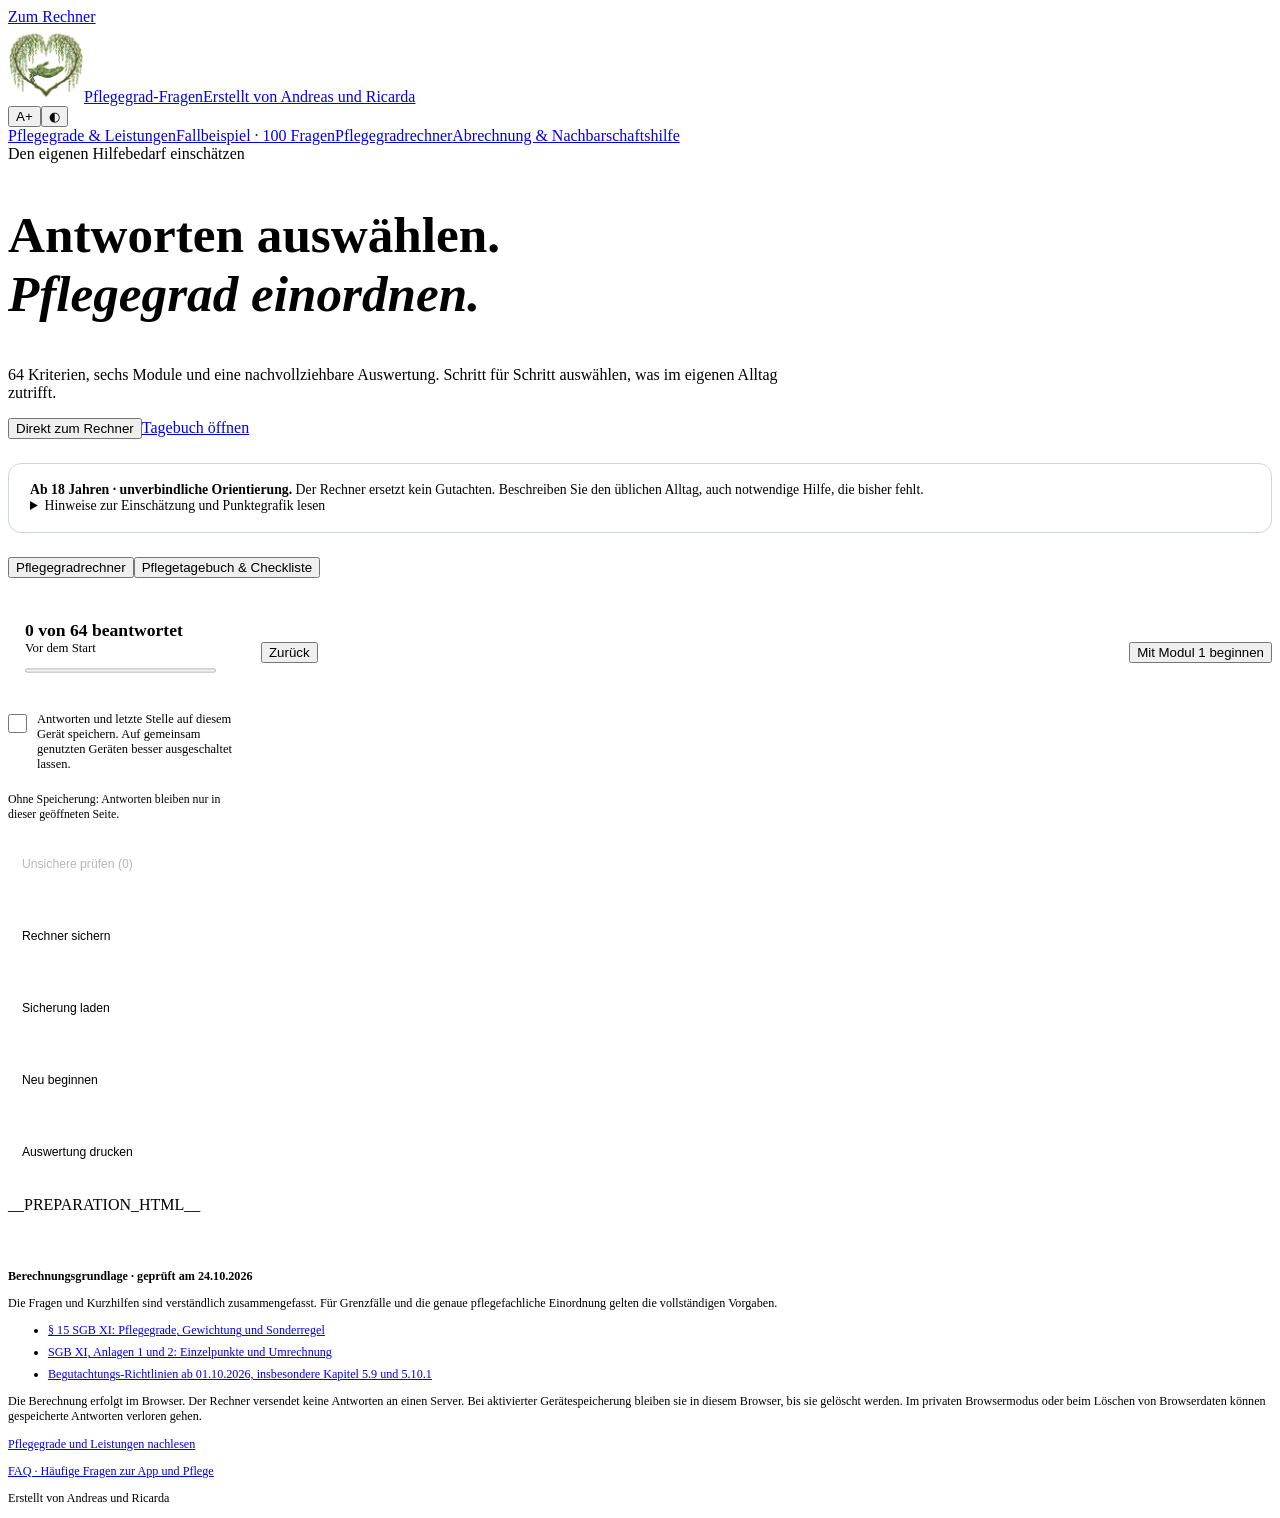
<file: calculator-template.html>
<!doctype html><html lang="de"><head><meta charset="utf-8"><meta name="viewport" content="width=device-width,initial-scale=1"><meta name="theme-color" content="#504260"><meta name="description" content="Pflegegradrechner für Erwachsene: 64 Kriterien, auswählbare Antworten, nachvollziehbare Modulbewertung und unverbindliche Orientierung."><title>Pflegegradrechner · Pflegegrad-Fragen</title>
<style>__BASE_CSS__
.calc-main{padding-top:36px;padding-bottom:50px}.calc-intro{max-width:850px}.calc-intro h1{font-size:clamp(2.5rem,4vw,3.7rem)}.calc-intro .intro{max-width:780px}.calc-hint{background:var(--sage);border:1px solid #cbdacf;border-radius:13px;padding:18px 21px;font-size:.86rem;margin:24px 0}.calc-hint p{margin:0}.calc-hint p+p{margin-top:9px}.calc-layout{display:grid;grid-template-columns:225px minmax(0,1fr);gap:28px;margin-top:25px}.calc-side{align-self:start;position:sticky;top:20px}.calc-side button{width:100%;text-align:left;border:1px solid transparent;background:none;border-radius:11px;padding:12px 13px;display:block;line-height:1.4;margin-bottom:7px;min-height:55px;font-size:.84rem}.calc-side button[aria-current="step"]{background:var(--purple);color:white}.calc-side small{display:block;margin-top:4px;opacity:.8;font-size:.7rem}.calc-side button:hover{border-color:var(--purple)}.calc-progress{background:white;border:1px solid var(--line);border-radius:14px;padding:17px;margin-bottom:16px;font-size:.8rem}.calc-progress progress{display:block;width:100%;accent-color:var(--purple);height:9px;margin-top:10px}.calc-progress strong{display:block;font-size:1.1rem}.calc-panel{min-width:0}.calc-panel h2{font-size:1.5rem;line-height:1.3;margin:0 0 12px}.module-intro{color:var(--muted);font-size:.9rem}.answer-help{background:var(--light);border-radius:12px;padding:16px 19px;margin:20px 0;font-size:.8rem}.answer-help summary{font-weight:650;cursor:pointer}.answer-help ul{padding-left:18px;margin:10px 0 0}.answer-help li+li{margin-top:8px}.calc-question{background:white;border:1px solid var(--line);border-radius:15px;padding:21px;margin:0 0 16px;min-width:0}.calc-question legend{float:left;width:100%;font-weight:650;font-size:1rem;margin:0 0 8px;padding:0}.question-body{clear:both}.criterion-code{color:var(--green);font-size:.7rem;margin-right:7px}.criterion-hint{font-size:.79rem;color:var(--muted);margin:0 0 17px}.answer-options{display:grid;grid-template-columns:1fr 1fr;gap:9px}.answer-option{display:flex;align-items:flex-start;gap:9px;border:1px solid var(--line);border-radius:10px;padding:11px 12px;min-height:48px;font-size:.8rem;cursor:pointer;line-height:1.45}.answer-option:has(input:checked){background:var(--light);border-color:var(--purple)}.answer-option input{accent-color:var(--purple);width:18px;height:18px;flex:0 0 18px;margin:2px 0}.frequency-detail{display:grid;grid-template-columns:1fr 1fr;gap:12px;margin-top:16px}.frequency-detail[hidden]{display:none}.frequency-detail label{display:block;font-size:.78rem;font-weight:650}.frequency-detail input,.frequency-detail select,.setup-select{width:100%;min-height:48px;border:1px solid var(--line);background:var(--bg);color:var(--ink);border-radius:9px;padding:10px;font-size:16px;margin-top:6px}.field-error{color:#8b241e;font-size:.76rem;margin:8px 0 0}.setup-card{background:white;border:1px solid var(--line);border-radius:14px;padding:23px;margin-bottom:18px}.setup-card label{display:block;font-weight:650;font-size:.92rem}.setup-card p{font-size:.82rem;color:var(--muted);margin:7px 0 13px}.setup-select{max-width:600px}.privacy-choice{display:flex;align-items:flex-start;gap:10px;font-size:.78rem;margin:20px 0}.privacy-choice input{width:19px;height:19px;accent-color:var(--purple);margin:2px 0;flex-shrink:0}.calc-tools{display:flex;gap:10px;flex-wrap:wrap;margin-top:15px}.calc-tools button{font-size:.76rem}.calc-status{font-size:.74rem;color:var(--green);margin:9px 0}.calc-actions{display:flex;justify-content:space-between;gap:15px;position:sticky;bottom:0;padding:17px 0;background:var(--bg);border-top:1px solid var(--line);z-index:3;margin-top:22px}.calc-actions button{font-size:.83rem}.result-hero{background:var(--purple);color:white;border-radius:18px;padding:27px;margin:20px 0}.result-hero .result-eyebrow{font-size:.72rem;text-transform:uppercase;letter-spacing:.1em}.result-hero h3{font-family:Georgia,serif;font-size:2.3rem;line-height:1.15;margin:10px 0;font-weight:400}.result-hero p{font-size:.83rem;margin:10px 0 0}.result-score{font-size:1.4rem}.result-note{padding:17px 20px;background:var(--sage);border:1px solid #cbdacf;border-radius:12px;margin:17px 0;font-size:.85rem}.result-note.caution{background:#fbf1e5;border-color:#dfc6a4}.result-table{width:100%;border-collapse:collapse;font-size:.8rem;background:white}.result-table th,.result-table td{padding:14px 12px;border:1px solid var(--line);text-align:right}.result-table th:first-child,.result-table td:first-child{text-align:left}.result-table thead{background:var(--light)}.result-table small{display:block;color:var(--muted)}.result-scroll{overflow:auto}.result-steps{font-size:.88rem}.result-steps li+li{margin-top:9px}.breakdown{font-size:.8rem;background:white;border:1px solid var(--line);border-radius:12px;padding:17px;margin-top:18px}.breakdown summary{cursor:pointer;font-weight:650}.breakdown p{margin:10px 0}.calc-sources{font-size:.76rem;color:var(--muted);margin-top:35px;border-top:1px solid var(--line);padding-top:20px}.calc-sources a{overflow-wrap:anywhere}.calc-sources li+li{margin-top:7px}.reset-confirm{background:var(--light);border-radius:10px;padding:15px;margin-top:15px;font-size:.8rem}.reset-confirm button{margin:8px 8px 0 0}.screen-title{scroll-margin-top:20px}.print-answers{display:none}button:focus-visible,select:focus-visible{outline:3px solid #8767aa;outline-offset:4px}
@media(max-width:800px){.calc-layout{display:block}.calc-side{position:static;margin-bottom:24px}.calc-modules{display:flex;gap:8px;overflow-x:auto;padding-bottom:9px}.calc-side .calc-modules button{width:150px;flex:0 0 150px;margin:0;border:1px solid var(--line);background:white;font-size:.73rem}.calc-side .calc-modules button[aria-current="step"]{background:var(--purple)}.calc-progress{display:flex;align-items:center;justify-content:space-between;gap:12px}.calc-progress progress{max-width:150px}.calc-progress strong{font-size:.95rem}}
@media(max-width:540px){.calc-main{padding-top:28px}.calc-intro h1{font-size:2.6rem}.calc-question{padding:18px 15px}.calc-question legend{font-size:.94rem}.answer-options{grid-template-columns:1fr}.answer-option{font-size:.82rem}.frequency-detail{grid-template-columns:minmax(0,1fr) minmax(0,1fr)}.calc-panel h2{font-size:1.35rem}.setup-card{padding:19px}.result-hero{padding:23px}.result-hero h3{font-size:2rem}.result-table{font-size:.73rem;min-width:550px}.result-table th,.result-table td{padding:11px}.calc-actions{padding:12px 0}.calc-actions button{font-size:.78rem}.calc-progress progress{max-width:100px}}
@media print{header,.section-nav,.calc-intro,.calc-hint,.calc-side,.calc-actions,.calc-tools,.privacy-choice,.calc-status,.reset-confirm,.calc-sources,.skip{display:none!important}.main.calc-main{display:block!important;padding:0;max-width:none}.calc-layout{display:block;margin:0}#calcScreen{display:none!important}#printSummary{display:block!important}.print-answers{display:block}.print-answers article{break-inside:avoid;margin-bottom:12pt}.print-answers h3{font-size:12pt}.print-answers p{font-size:9pt;line-height:1.4}.result-hero{color:black;background:white;border:1px solid #999;padding:12pt;break-inside:avoid}.result-hero h3{font-size:22pt}.result-table{font-size:9pt;min-width:0}.result-table th,.result-table td{padding:6pt}.result-scroll{overflow:visible}.result-note,.breakdown{break-inside:avoid}#printSummary h1{font-size:22pt}.breakdown{display:none}}
.uncertain-choice{display:flex;gap:9px;align-items:center;border-top:1px solid var(--line);padding-top:14px;margin-top:17px;font-size:.8rem;cursor:pointer;min-height:44px}.uncertain-choice input{width:19px;height:19px;accent-color:var(--purple)}.uncertain-choice:has(input:checked){color:var(--purple);font-weight:650}.review-list{padding-left:0;list-style:none}.review-list li+li{margin-top:9px}.review-list button{font-size:.8rem;text-align:left;justify-content:flex-start}
.criterion-examples{background:var(--bg);border:1px solid var(--line);border-radius:10px;padding:13px 15px;margin-top:15px;font-size:.8rem}.criterion-examples summary{cursor:pointer;font-weight:650}.criterion-examples p{font-size:.76rem;color:var(--muted)}.criterion-examples dl{margin-bottom:0}.criterion-examples dt{font-weight:650;margin-top:12px}.criterion-examples dd{margin:4px 0 0;color:var(--muted)}
__PREPARATION_CSS__
</style><meta name="author" content="Andreas und Ricarda"><link rel="icon" type="image/png" href="./assets/weidenherz-logo.png"><link rel="apple-touch-icon" href="./assets/weidenherz-logo.png"></head><body>
<a class="skip" href="#calculatorStart">Zum Rechner</a>
<header><div class="topbar"><a class="brand" href="./" aria-label="Pflegegrad-Fragen – zur Startseite"><img class="brand-logo" src="./assets/weidenherz-logo.png" width="76" height="76" alt="Zwei Weiden formen ein Herz mit einem handförmigen Busch darin"><span class="brand-text"><span class="brand-name">Pflegegrad-Fragen</span><span class="brand-credit">Erstellt von Andreas und Ricarda</span></span></a><div class="top-actions"><button id="fontSize" class="icon-btn" aria-label="Größere Schrift" aria-pressed="false">A+</button><button id="contrast" class="icon-btn" aria-label="Hohen Kontrast umschalten" aria-pressed="false">◐</button></div></div></header>
<nav class="section-nav" aria-label="App-Bereiche"><a class="subtle" href="./">Pflegegrade &amp; Leistungen</a><a class="subtle" href="./fallbeispiel.html">Fallbeispiel · 100 Fragen</a><a class="subtle" href="./pflegegradrechner.html" aria-current="page">Pflegegradrechner</a><a class="subtle" href="./abrechnung.html">Abrechnung &amp; Nachbarschaftshilfe</a></nav>
<main class="main calc-main"><section class="calc-intro"><div class="eyebrow"><span class="dot"></span>Den eigenen Hilfebedarf einschätzen</div><h1>Antworten auswählen.<br><em>Pflegegrad einordnen.</em></h1><p class="intro">64 Kriterien, sechs Module und eine nachvollziehbare Auswertung. Schritt für Schritt auswählen, was im eigenen Alltag zutrifft.</p><div class="quick-start"><button type="button" class="primary" id="directCalculatorStart">Direkt zum Rechner</button><a class="subtle" href="#vorbereitung">Tagebuch öffnen</a></div></section>
<div class="calc-hint"><p><strong>Ab 18 Jahren · unverbindliche Orientierung.</strong> Der Rechner ersetzt kein Gutachten. Beschreiben Sie den üblichen Alltag, auch notwendige Hilfe, die bisher fehlt.</p><details class="topic-details"><summary>Hinweise zur Einschätzung und Punktegrafik lesen</summary>__WEIGHTING_HTML__<p><strong>Orientierungsrechner für Erwachsene ab 18 Jahren.</strong> Er berechnet die Punkte aus Ihren eigenen Einschätzungen nach § 15 SGB XI und den Bewertungsregeln. Das Ergebnis ist kein Gutachten und keine Zusage eines Pflegegrades. Die Pflegekasse entscheidet nach der Begutachtung. Für Kinder ist dieser Rechner wegen der besonderen Altersregeln nicht geeignet.</p><p>Den üblichen Alltag mit seinen Schwankungen beschreiben. Nötige Hilfe zählt auch dann, wenn gerade niemand sie leistet. Hilfsmittel dürfen berücksichtigt werden. Eine Diagnose, ein GdB oder die Zahl der Pflegestunden allein bestimmt den Pflegegrad nicht. Die Antworten des Fallbeispiels werden nicht automatisch übernommen.</p></details></div>
<nav class="workspace-tabs" aria-label="Rechner und Vorbereitung"><button id="calculatorAreaTab" class="subtle" aria-pressed="true">Pflegegradrechner</button><button id="preparationAreaTab" class="subtle" aria-pressed="false">Pflegetagebuch &amp; Checkliste</button></nav><div class="calc-layout" id="calculatorStart"><aside class="calc-side" aria-label="Rechnerfortschritt"><div class="calc-progress"><div><strong id="progressText">0 von 64 beantwortet</strong><span id="stepText">Vor dem Start</span></div><progress id="answerProgress" max="64" value="0" aria-label="Beantwortete Kriterien"></progress></div><nav id="moduleNav" class="calc-modules" aria-label="Rechnerschritte"></nav><label class="privacy-choice"><input id="rememberAnswers" type="checkbox"><span>Antworten und letzte Stelle auf diesem Gerät speichern. Auf gemeinsam genutzten Geräten besser ausgeschaltet lassen.</span></label><p class="calc-status" id="saveStatus" role="status">Ohne Speicherung: Antworten bleiben nur in dieser geöffneten Seite.</p><div class="calc-tools"><button class="subtle" id="reviewUncertain" disabled>Unsichere prüfen (0)</button><button class="subtle" id="exportCalc">Rechner sichern</button><button class="subtle" id="importCalc">Sicherung laden</button><button class="subtle" id="reset">Neu beginnen</button><button class="subtle" id="printResult">Auswertung drucken</button></div><input id="calcImportFile" type="file" accept=".json,application/json" hidden><p class="calc-status" id="backupStatus" role="status"></p><div class="reset-confirm" id="resetConfirm" hidden>Alle Eingaben dieses Rechners löschen?<br><button class="primary" id="confirmReset">Eingaben löschen</button><button class="subtle" id="cancelReset">Behalten</button></div></aside><div class="calc-panel"><p id="resumeStatus" class="result-note" role="status" hidden></p><section id="calcImportPreview" class="result-note caution" hidden><h2>Sicherung übernehmen?</h2><p id="calcImportDetails"></p><div class="calc-tools"><button id="confirmCalcImport" class="primary">Rechnerdaten ersetzen</button><button id="cancelCalcImport" class="subtle">Abbrechen</button></div></section><div id="calcScreen"></div><div class="calc-actions"><button id="previousStep" class="subtle">Zurück</button><button id="nextStep" class="primary">Mit Modul 1 beginnen</button></div></div></div>
__PREPARATION_HTML__
<section id="printSummary" hidden></section>
<footer class="calc-sources"><strong>Berechnungsgrundlage · geprüft am 24.10.2026</strong><p>Die Fragen und Kurzhilfen sind verständlich zusammengefasst. Für Grenzfälle und die genaue pflegefachliche Einordnung gelten die vollständigen Vorgaben.</p><ul><li><a href="https://www.gesetze-im-internet.de/sgb_11/__15.html" target="_blank" rel="noopener">§ 15 SGB XI: Pflegegrade, Gewichtung und Sonderregel</a></li><li><a href="https://www.gesetze-im-internet.de/sgb_11/SGB_11.pdf" target="_blank" rel="noopener">SGB XI, Anlagen 1 und 2: Einzelpunkte und Umrechnung</a></li><li><a href="https://md-bund.de/fileadmin/dokumente/Publikationen/SPV/Begutachtungsgrundlagen/261016_MDB_48_002_RICHTLINIE_PFLEGE_2026_16.pdf" target="_blank" rel="noopener">Begutachtungs-Richtlinien ab 01.10.2026, insbesondere Kapitel 5.9 und 5.10.1</a></li></ul><p>Die Berechnung erfolgt im Browser. Der Rechner versendet keine Antworten an einen Server. Bei aktivierter Gerätespeicherung bleiben sie in diesem Browser, bis sie gelöscht werden. Im privaten Browsermodus oder beim Löschen von Browserdaten können gespeicherte Antworten verloren gehen.</p><a href="./pflegewissen.html">Pflegegrade und Leistungen nachlesen</a><p><a href="./#faq">FAQ · Häufige Fragen zur App und Pflege</a></p><p class="creator-credit">Erstellt von Andreas und Ricarda</p></footer></main>
<script id="calculatorData" type="application/json">__CALCULATOR_DATA__</script><script id="benefitsData" type="application/json">__CARE_DATA__</script><script src="./calculator-engine.js"></script><script src="./calculator-session.js"></script><script src="./calculator.js"></script><script src="./preparation-engine.js"></script><script src="./preparation.js"></script></body></html>
</file>
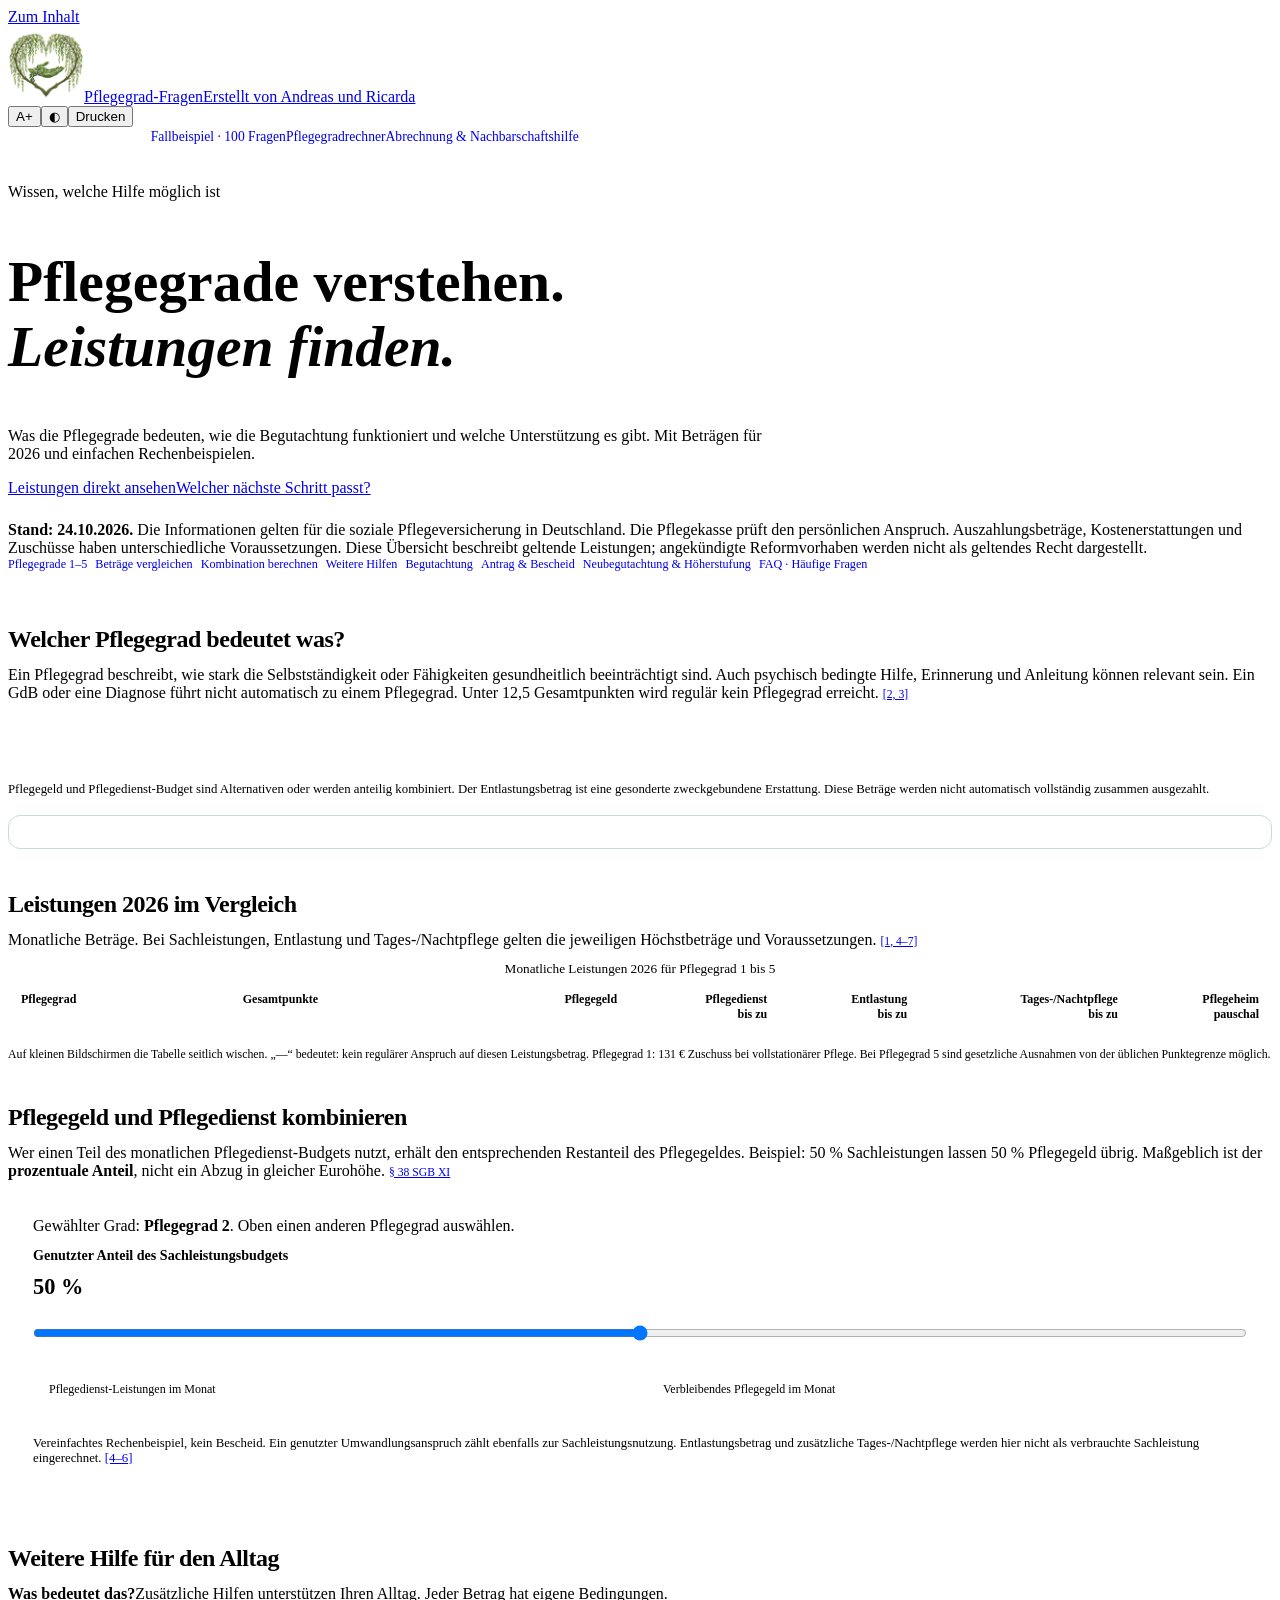
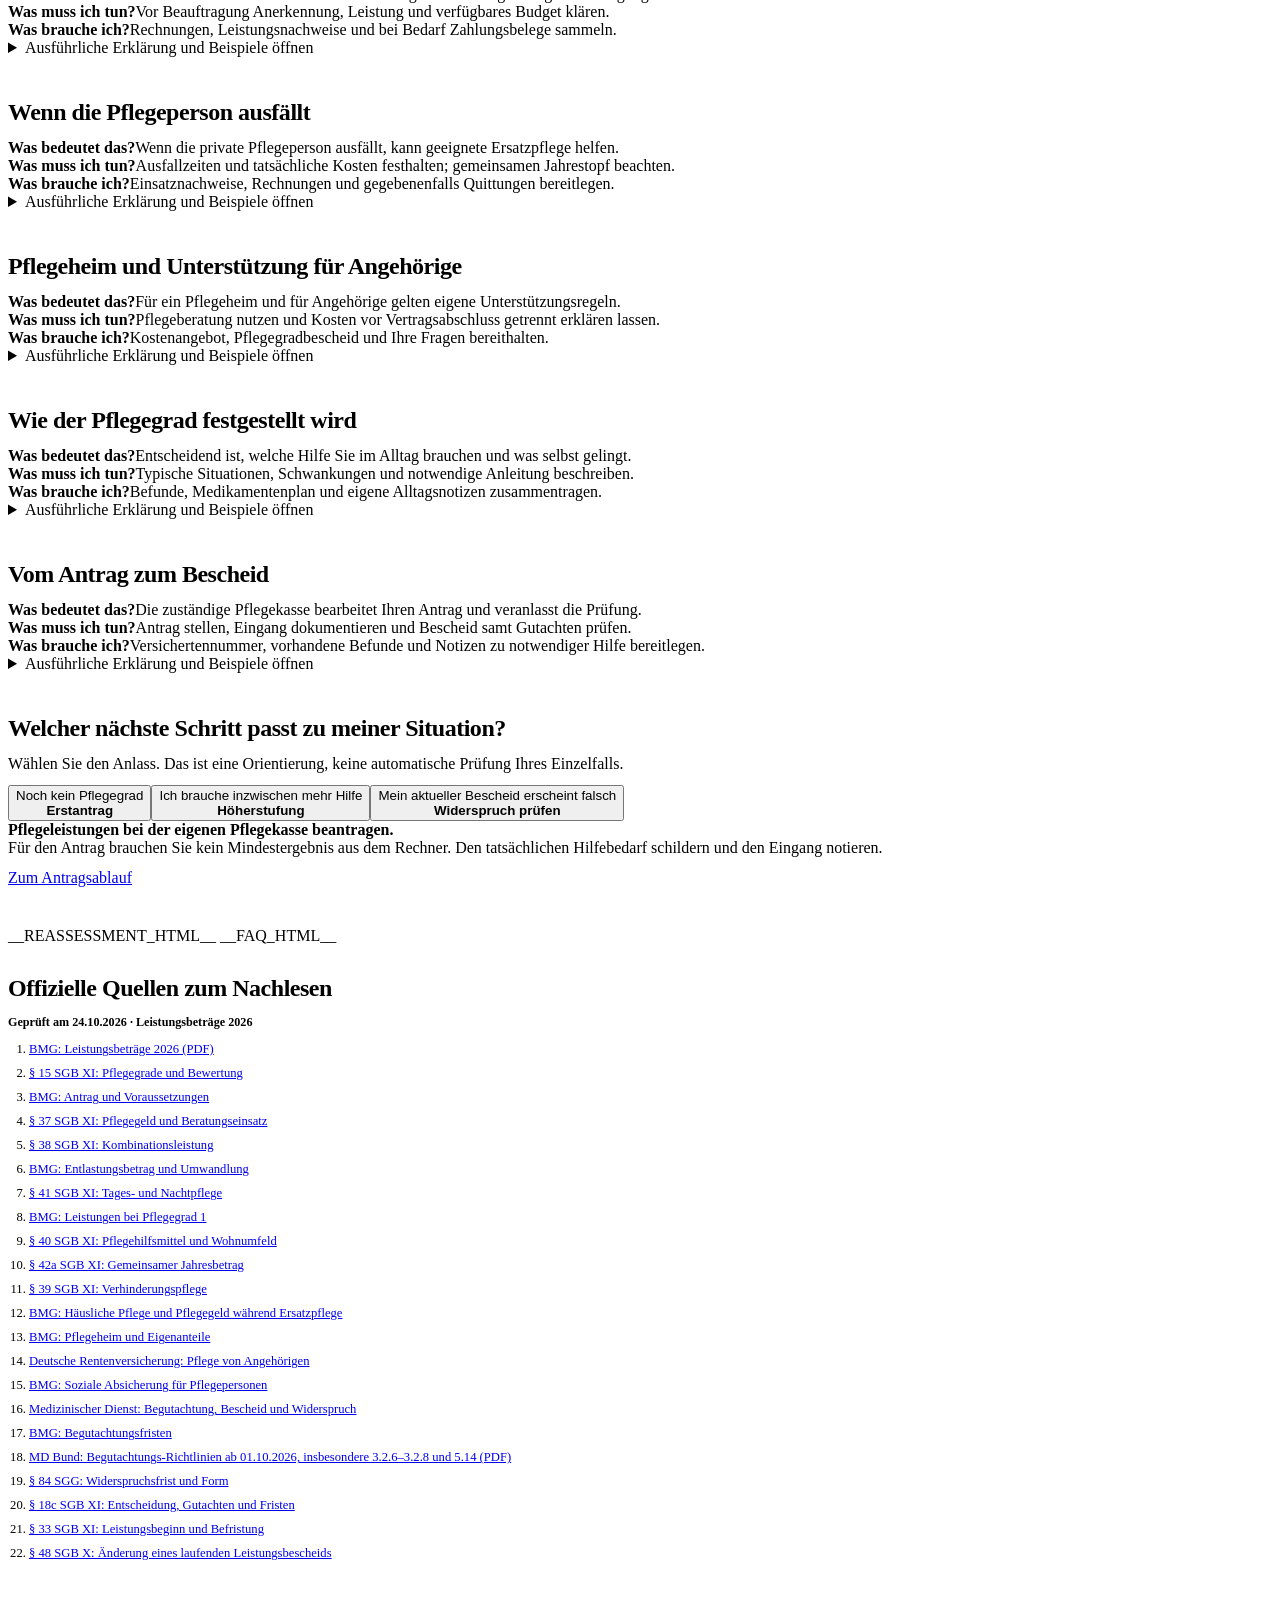
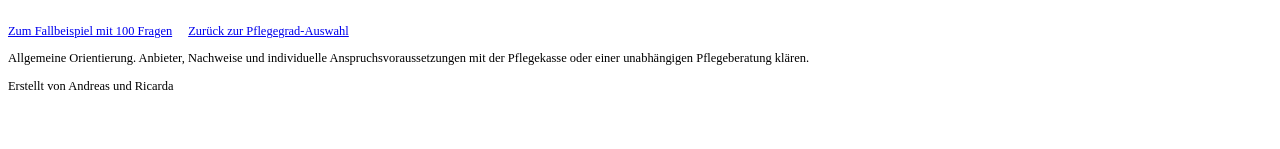
<file: care-template.html>
<!doctype html>
<html lang="de">
<head>
<meta charset="utf-8"><meta name="viewport" content="width=device-width, initial-scale=1"><meta name="theme-color" content="#504260">
<meta name="description" content="Pflegegrade 1 bis 5, Leistungen 2026, Antrag, Neubegutachtung und Höherstufung verständlich erklärt. Mit Vorbereitung und Mustertexten.">
<title>Pflegegrade & Leistungen · Pflegegrad-Fragen</title>
<style>__BASE_CSS__
.section-nav{max-width:1280px;margin:auto;padding:14px 40px 0;display:flex;gap:10px;flex-wrap:wrap}.section-nav a{text-decoration:none;font-size:.85rem;min-height:44px}.section-nav a[aria-current="page"]{background:var(--purple);color:white;border-color:var(--purple)}.care-main{padding-top:38px}.care-hero{margin-bottom:24px}.care-hero h1{max-width:850px;font-size:clamp(2.5rem,4.5vw,3.7rem)}.care-hero .intro{max-width:780px}.care-jump{display:flex;gap:8px;flex-wrap:wrap;margin-bottom:28px}.care-jump a{text-decoration:none;font-size:.76rem;min-height:39px}.care-section{margin:28px 0 40px;scroll-margin-top:18px}.care-section h2{font-size:1.5rem;line-height:1.25;letter-spacing:-.02em;margin:0 0 12px}.care-section h3{font-size:1.03rem;line-height:1.4;margin:0 0 10px}.care-section p{margin:0 0 12px}.muted{color:var(--muted)}.source-link{font-size:.73rem;white-space:nowrap}.grade-picker{display:flex;gap:8px;margin:22px 0;flex-wrap:wrap}.grade-picker button{min-height:52px;flex:1;min-width:110px;background:white;border:1px solid var(--line);border-radius:12px;padding:12px 15px;font-weight:650}.grade-picker button[aria-pressed="true"]{background:var(--purple);border-color:var(--purple);color:white}.grade-summary{display:grid;grid-template-columns:minmax(0,1fr) auto;align-items:start;gap:24px;margin-bottom:22px}.grade-summary h3{font-size:1.24rem;margin-bottom:7px}.point-pill{display:inline-block;border:1px solid var(--line);background:white;padding:9px 13px;border-radius:10px;font-size:.8rem;white-space:nowrap}.grade-cards{display:grid;grid-template-columns:repeat(3,minmax(0,1fr));gap:15px}.benefit-card{background:white;border:1px solid var(--line);border-radius:16px;padding:21px;display:flex;flex-direction:column;align-items:flex-start}.benefit-card .benefit-title{font-size:.83rem;font-weight:650;margin-bottom:12px}.benefit-value{font-family:Georgia,serif;color:var(--purple);font-size:2.4rem;line-height:1.1;letter-spacing:-.04em}.benefit-value.empty{text-align:left;background:none;border:0;border-radius:0;padding:0;font-family:inherit;font-size:1.3rem;line-height:1.3;letter-spacing:-.02em}.benefit-unit{color:var(--muted);font-size:.73rem;margin:6px 0 13px}.benefit-card p{font-size:.82rem;margin:0}.detail-grid{display:grid;grid-template-columns:repeat(2,minmax(0,1fr));gap:16px}.info-card{background:white;border:1px solid var(--line);border-radius:16px;padding:23px}.info-card p,.info-card li{font-size:.9rem}.info-card ul{padding-left:20px;margin:10px 0}.info-card li+li{margin-top:8px}.hint{padding:16px 19px;background:var(--sage);border:1px solid #cbdacf;border-radius:12px;color:var(--ink);font-size:.86rem;margin:18px 0}.hint.warning{background:#f8f0e5;border-color:#e5d3b8}.grade-note{font-size:.8rem;color:var(--muted);margin-top:14px!important}.comparison{width:100%;border-collapse:collapse;background:white;min-width:900px;font-size:.83rem}.comparison th,.comparison td{padding:15px 13px;border:1px solid var(--line);text-align:right;vertical-align:top}.comparison thead th{background:var(--light);font-size:.75rem}.comparison th:first-child,.comparison td:first-child{text-align:left;position:sticky;left:0;background:white;min-width:104px;z-index:1}.comparison thead th:first-child{background:var(--light);z-index:2}.comparison td:nth-child(2),.comparison th:nth-child(2){text-align:left;min-width:130px}.comparison tr.selected td{background:#f1eef5}.comparison tr.selected td:first-child{background:#f1eef5;font-weight:700}.table-scroll{overflow-x:auto;border-radius:13px;border:1px solid var(--line)}.table-caption{font-size:.74rem;color:var(--muted);margin:10px 0!important}.calc{background:white;border:1px solid var(--line);border-radius:16px;padding:25px}.calc label{display:block;font-size:.88rem;font-weight:650;margin-bottom:10px}.calc input[type="range"]{display:block;width:100%;accent-color:var(--purple);margin:18px 0;min-height:30px}.calc-value{color:var(--purple);font-size:1.4rem;font-weight:700}.calc-results{display:grid;grid-template-columns:repeat(2,minmax(0,1fr));gap:14px;margin:18px 0}.calc-result{background:var(--bg);border-radius:12px;padding:16px}.calc-result small{display:block;color:var(--muted);font-size:.75rem;margin-bottom:5px}.calc-result strong{font-size:1.45rem;color:var(--purple)}.formula{font-size:.77rem;color:var(--muted)}.calc .calc-caption{font-size:.8rem;color:var(--muted)}.budget-inputs{display:grid;grid-template-columns:1fr 1fr;gap:14px;margin:20px 0}.budget-inputs label{font-size:.8rem}.budget-inputs input{width:100%;background:var(--bg);border:1px solid var(--line);border-radius:9px;padding:11px;color:var(--ink);font-size:1rem}.budget-result{background:var(--sage);padding:16px;border-radius:12px}.budget-result strong{display:block;font-size:1.5rem;color:var(--green)}.budget-error{color:#8b241e;font-size:.82rem;margin-top:10px!important}.module-grid{display:grid;grid-template-columns:repeat(3,minmax(0,1fr));gap:13px}.module{background:white;border:1px solid var(--line);border-radius:14px;padding:18px}.module small{color:var(--green);font-size:.72rem;font-weight:750}.module h3{font-size:.92rem;margin:7px 0}.module p{font-size:.8rem;color:var(--muted);margin:0}.steps{counter-reset:care;display:grid;gap:12px}.step{display:flex;gap:17px;background:white;border:1px solid var(--line);border-radius:13px;padding:20px}.step:before{counter-increment:care;content:counter(care);flex-shrink:0;width:31px;height:31px;display:grid;place-items:center;border-radius:50%;background:var(--light);color:var(--purple);font-size:.82rem;font-weight:750}.step p{font-size:.88rem;margin:0}.step h3{margin-bottom:6px}.care-faq{background:white;border:1px solid var(--line);border-radius:13px;padding:17px 20px;margin-bottom:10px}.care-faq summary{cursor:pointer;font-weight:650;font-size:.93rem}.care-faq p{font-size:.86rem;margin:13px 0 0}.sources{font-size:.79rem;color:var(--muted)}.sources li{margin-bottom:9px;overflow-wrap:anywhere}.sources a{overflow-wrap:anywhere}.sources ol{padding-left:21px}.checked{font-size:.76rem;color:var(--green);font-weight:700}.care-footer{border-top:1px solid var(--line);margin-top:30px;padding:23px 0 35px;font-size:.78rem;color:var(--muted)}.care-footer a{margin-right:16px}.no-print{display:block}.carePrintOnly{display:none}
@media(max-width:680px){.section-nav{padding:12px 18px 0;gap:7px}.section-nav a{font-size:.75rem;padding:9px 11px}.care-main{padding-top:28px}.care-hero h1{font-size:2.7rem}.care-section h2{font-size:1.32rem}.grade-picker{gap:6px}.grade-picker button{flex:1 1 100px;font-size:.78rem;min-width:100px;padding:10px 8px}.grade-summary{display:block}.point-pill{margin:8px 0 5px}.grade-cards{grid-template-columns:1fr}.benefit-card{padding:18px}.benefit-card .benefit-title{margin-bottom:8px}.benefit-value{font-size:2.2rem}.detail-grid,.module-grid{grid-template-columns:1fr}.care-jump a{font-size:.68rem;padding:8px 10px}.calc,.info-card{padding:19px}.calc-results{gap:8px}.calc-result{padding:13px}.calc-result strong{font-size:1.22rem}.budget-inputs{grid-template-columns:1fr}.budget-inputs input{font-size:16px}.hint{font-size:.82rem}.comparison{font-size:.77rem}.comparison th,.comparison td{padding:12px}.step{padding:16px;gap:12px}.care-hero .intro{font-size:.9rem}}
@media print{header,.section-nav,.care-jump,.no-print,.top-actions{display:none!important}.main{display:block!important;max-width:none;padding:0}.care-main{padding:0}.care-hero h1{font-size:24pt}.hero-stat{display:none}.carePrintOnly{display:block}.care-section{margin:18pt 0}.care-section h2{font-size:16pt}.grade-picker{display:none}.grade-cards{grid-template-columns:repeat(3,1fr)}.benefit-value{font-size:22pt}.benefit-card,.info-card,.module,.step,.care-faq{break-inside:avoid}.comparison{font-size:8pt;min-width:0}.comparison th,.comparison td{padding:5pt}.comparison th:first-child,.comparison td:first-child{position:static;min-width:0}.comparison td:nth-child(2),.comparison th:nth-child(2){min-width:0}.table-scroll{overflow:visible}.detail-grid,.module-grid{grid-template-columns:1fr 1fr}.calc input[type="range"]{display:none}.care-faq p{display:block}.care-faq{content-visibility:visible}.care-footer{font-size:9pt}.sources{font-size:8pt}.sources li{break-inside:avoid}.notice{font-size:9pt}}
__FAQ_CSS__
</style>
<meta name="author" content="Andreas und Ricarda"><link rel="icon" type="image/png" href="./assets/weidenherz-logo.png"><link rel="apple-touch-icon" href="./assets/weidenherz-logo.png"></head>
<body>
<a class="skip" href="#pflegegrade">Zum Inhalt</a>
<header><div class="topbar"><a class="brand" href="./" aria-label="Pflegegrad-Fragen – zur Startseite"><img class="brand-logo" src="./assets/weidenherz-logo.png" width="76" height="76" alt="Zwei Weiden formen ein Herz mit einem handförmigen Busch darin"><span class="brand-text"><span class="brand-name">Pflegegrad-Fragen</span><span class="brand-credit">Erstellt von Andreas und Ricarda</span></span></a><div class="top-actions"><button id="fontSize" class="icon-btn" aria-label="Größere Schrift" aria-pressed="false">A+</button><button id="contrast" class="icon-btn" aria-label="Hohen Kontrast umschalten" aria-pressed="false">◐</button><button id="printCare" class="subtle">Drucken</button></div></div></header>
<nav class="section-nav" aria-label="App-Bereiche"><a class="subtle" href="./" aria-current="page">Pflegegrade &amp; Leistungen</a><a class="subtle" href="./fallbeispiel.html">Fallbeispiel · 100 Fragen</a><a class="subtle" href="./pflegegradrechner.html">Pflegegradrechner</a><a class="subtle" href="./abrechnung.html">Abrechnung &amp; Nachbarschaftshilfe</a></nav>
<main class="main care-main">
<section class="care-hero"><div class="eyebrow"><span class="dot"></span>Wissen, welche Hilfe möglich ist</div><h1>Pflegegrade verstehen.<br/><em>Leistungen finden.</em></h1><p class="intro">Was die Pflegegrade bedeuten, wie die Begutachtung funktioniert und welche Unterstützung es gibt. Mit Beträgen für 2026 und einfachen Rechenbeispielen.</p><div class="quick-start"><a class="primary" href="#pflegegrade">Leistungen direkt ansehen</a><a class="subtle" href="#wegweiser">Welcher nächste Schritt passt?</a></div></section>
<div class="notice"><div><strong>Stand: 24.10.2026.</strong> Die Informationen gelten für die soziale Pflegeversicherung in Deutschland. Die Pflegekasse prüft den persönlichen Anspruch. Auszahlungsbeträge, Kostenerstattungen und Zuschüsse haben unterschiedliche Voraussetzungen. Diese Übersicht beschreibt geltende Leistungen; angekündigte Reformvorhaben werden nicht als geltendes Recht dargestellt.</div></div>
<nav class="care-jump" aria-label="Inhaltsübersicht"><a href="#pflegegrade" class="subtle">Pflegegrade 1–5</a><a href="#vergleich" class="subtle">Beträge vergleichen</a><a href="#kombination" class="subtle">Kombination berechnen</a><a href="#entlastung" class="subtle">Weitere Hilfen</a><a href="#begutachtung" class="subtle">Begutachtung</a><a href="#antrag" class="subtle">Antrag &amp; Bescheid</a><a href="#hoeherstufung" class="subtle">Neubegutachtung &amp; Höherstufung</a><a href="#faq" class="subtle">FAQ · Häufige Fragen</a></nav>

<section id="pflegegrade" class="care-section" aria-labelledby="gradesHeading"><h2 id="gradesHeading">Welcher Pflegegrad bedeutet was?</h2><p>Ein Pflegegrad beschreibt, wie stark die Selbstständigkeit oder Fähigkeiten gesundheitlich beeinträchtigt sind. Auch psychisch bedingte Hilfe, Erinnerung und Anleitung können relevant sein. Ein GdB oder eine Diagnose führt nicht automatisch zu einem Pflegegrad. Unter 12,5 Gesamtpunkten wird regulär kein Pflegegrad erreicht. <a class="source-link" href="#quellen">[2, 3]</a></p><div id="gradePicker" class="grade-picker" role="group" aria-label="Pflegegrad auswählen"></div><div id="gradeSummary" class="grade-summary"></div><div id="gradeCards" class="grade-cards"></div><p class="grade-note">Pflegegeld und Pflegedienst-Budget sind Alternativen oder werden anteilig kombiniert. Der Entlastungsbetrag ist eine gesonderte zweckgebundene Erstattung. Diese Beträge werden nicht automatisch vollständig zusammen ausgezahlt.</p><div id="gradeExtras" class="hint"></div></section>

<section id="vergleich" class="care-section"><h2>Leistungen 2026 im Vergleich</h2><p>Monatliche Beträge. Bei Sachleistungen, Entlastung und Tages-/Nachtpflege gelten die jeweiligen Höchstbeträge und Voraussetzungen. <a class="source-link" href="#quellen">[1, 4–7]</a></p><div class="table-scroll" role="region" aria-label="Leistungstabelle nach Pflegegrad" tabindex="0"><table class="comparison"><caption class="sr-only">Monatliche Leistungen 2026 für Pflegegrad 1 bis 5</caption><thead><tr><th scope="col">Pflegegrad</th><th scope="col">Gesamtpunkte</th><th scope="col">Pflegegeld</th><th scope="col">Pflegedienst<br/>bis zu</th><th scope="col">Entlastung<br/>bis zu</th><th scope="col">Tages-/Nachtpflege<br/>bis zu</th><th scope="col">Pflegeheim<br/>pauschal</th></tr></thead><tbody id="benefitRows"></tbody></table></div><p class="table-caption">Auf kleinen Bildschirmen die Tabelle seitlich wischen. „—“ bedeutet: kein regulärer Anspruch auf diesen Leistungsbetrag. Pflegegrad 1: 131 € Zuschuss bei vollstationärer Pflege. Bei Pflegegrad 5 sind gesetzliche Ausnahmen von der üblichen Punktegrenze möglich.</p></section>

<section id="kombination" class="care-section"><h2>Pflegegeld und Pflegedienst kombinieren</h2><p>Wer einen Teil des monatlichen Pflegedienst-Budgets nutzt, erhält den entsprechenden Restanteil des Pflegegeldes. Beispiel: 50 % Sachleistungen lassen 50 % Pflegegeld übrig. Maßgeblich ist der <strong>prozentuale Anteil</strong>, nicht ein Abzug in gleicher Eurohöhe. <a class="source-link" href="https://www.gesetze-im-internet.de/sgb_11/__38.html" target="_blank" rel="noopener">§ 38 SGB XI</a></p><div class="calc"><p>Gewählter Grad: <strong id="calcGrade">Pflegegrad 2</strong>. Oben einen anderen Pflegegrad auswählen.</p><div id="comboAvailable"><label for="serviceShare">Genutzter Anteil des Sachleistungsbudgets</label><output id="shareText" class="calc-value" for="serviceShare">50 %</output><input id="serviceShare" type="range" min="0" max="100" value="50" step="1"><div class="calc-results" aria-live="polite"><div class="calc-result"><small>Pflegedienst-Leistungen im Monat</small><strong id="serviceUsed"></strong></div><div class="calc-result"><small>Verbleibendes Pflegegeld im Monat</small><strong id="cashRemaining"></strong></div></div><p id="comboFormula" class="formula"></p><p class="calc-caption">Vereinfachtes Rechenbeispiel, kein Bescheid. Ein genutzter Umwandlungsanspruch zählt ebenfalls zur Sachleistungsnutzung. Entlastungsbetrag und zusätzliche Tages-/Nachtpflege werden hier nicht als verbrauchte Sachleistung eingerechnet. <a href="#quellen">[4–6]</a></p></div><p id="comboUnavailable" class="hint" hidden>Bei Pflegegrad 1 gibt es kein reguläres Pflegegeld und keinen regulären Sachleistungsbetrag. Eine solche Kombination ist deshalb hier nicht möglich. Der Entlastungsbetrag und weitere Hilfen bleiben unter ihren Voraussetzungen nutzbar.</p></div></section>

<section id="entlastung" class="care-section"><h2>Weitere Hilfe für den Alltag</h2><div class="topic-overview"><div><strong>Was bedeutet das?</strong>Zusätzliche Hilfen unterstützen Ihren Alltag. Jeder Betrag hat eigene Bedingungen.</div><div><strong>Was muss ich tun?</strong>Vor Beauftragung Anerkennung, Leistung und verfügbares Budget klären.</div><div><strong>Was brauche ich?</strong>Rechnungen, Leistungsnachweise und bei Bedarf Zahlungsbelege sammeln.</div></div><details class="topic-details"><summary>Ausführliche Erklärung und Beispiele öffnen</summary><div class="hint"><strong>Neu für Niedersachsen:</strong> <a href="./abrechnung.html">Abrechnung, Nachbarschaftshilfe, Fallbeispiele, PDF-Bögen und Pflegekassen in Osnabrück/Hannover</a></div><div class="detail-grid">
<article class="info-card"><h3>Entlastungsbetrag: bis zu 131 € monatlich</h3><p>Bei häuslicher Pflege in allen Pflegegraden. Erstattet werden geeignete Leistungen, etwa anerkannte Alltagshilfe, bestimmte Leistungen von Pflege- oder Betreuungsdiensten sowie Tages-/Nacht- oder Kurzzeitpflege. Keine frei verfügbare zusätzliche Geldzahlung.</p><p>Die Anerkennung eines Angebots richtet sich nach Landesrecht. Vor Beauftragung mit der Pflegekasse klären, ob der Anbieter abrechnen darf. Belege aufbewahren. Nicht genutzte Ansprüche eines Jahres können bis zum <strong>30. Juni des Folgejahres</strong> eingesetzt werden.</p><p>Bei Pflegegrad 1 ist auch körperbezogene Selbstversorgung durch zugelassene Pflegedienste möglich, etwa Hilfe beim Duschen. Bei Pflegegrad 2–5 darf der Entlastungsbetrag für Pflegedienstleistungen nicht im Bereich der Selbstversorgung eingesetzt werden. <a class="source-link" href="#quellen">[6, 8]</a></p></article>
<article class="info-card"><h3>Bis zu 40 % umwandeln</h3><p>Ab Pflegegrad 2 können bis zu 40 % des monatlichen Sachleistungsbudgets für nach Landesrecht anerkannte Alltagsangebote genutzt werden, soweit dieser Teil nicht durch ambulante Sachleistungen verbraucht ist.</p><p>Das ist kein zusätzliches volles Budget: Die Umwandlung verringert das anteilige Pflegegeld. Sie ist vom Entlastungsbetrag zu unterscheiden.</p><p><strong>Beispiel Pflegegrad 2:</strong> 40 % von 796 € sind 318,40 € für anerkannte Angebote. Werden sonst keine Sachleistungen genutzt, bleiben 60 % von 347 € = <strong>208,20 € Pflegegeld</strong>. <a class="source-link" href="#quellen">[6]</a></p></article>
<article class="info-card"><h3>Pflegehilfsmittel: bis zu 42 € monatlich</h3><p>Für notwendige zum Verbrauch bestimmte Pflegehilfsmittel bei häuslicher Pflege, beispielsweise Einmalhandschuhe oder geeignete Schutzunterlagen. Das ist eine Bedarfsleistung und kein frei verfügbares Zusatzgeld. Schon Pflegegrad 1 kann ausreichen.</p><p>Technische Pflegehilfsmittel, etwa ein Pflegebett oder ein Hausnotruf, werden gesondert auf Notwendigkeit geprüft und häufig leihweise bereitgestellt. Bei Erwachsenen kann eine Zuzahlung von 10 %, höchstens 25 € je technischem Pflegehilfsmittel, anfallen; Befreiungen sind möglich. <a class="source-link" href="#quellen">[9]</a></p></article>
<article class="info-card"><h3>Wohnumfeld: bis zu 4.180 € je Maßnahme</h3><p>Ab Pflegegrad 1 kann ein Zuschuss möglich sein, wenn eine Anpassung die häusliche Pflege ermöglicht oder erheblich erleichtert oder Selbstständigkeit wiederherstellt, etwa ein geeigneter Badumbau. Es handelt sich nicht um einen jährlichen Pauschalbetrag.</p><p>Vor Auftrag oder Umbau bei der Pflegekasse beantragen und die Finanzierung klären. Bei mehreren Berechtigten in einer Wohnung sind unter den Voraussetzungen insgesamt bis zu 16.720 € je Maßnahme möglich. <a class="source-link" href="#quellen">[9]</a></p></article>
<article class="info-card"><h3>Tages- und Nachtpflege</h3><p>Ab Pflegegrad 2 ist zeitweise Betreuung und Pflege in einer Einrichtung möglich. Das kann Angehörige entlasten oder die häusliche Versorgung ergänzen. Die Monatsbeträge stehen in der Tabelle.</p><p>Diese Leistung kann ohne Kürzung des Pflegegeldes oder der ambulanten Sachleistungen hinzukommen. Unterkunft, Verpflegung und gegebenenfalls Investitionskosten können Eigenanteile verursachen; der Entlastungsbetrag kann bei geeigneten Kosten helfen. <a class="source-link" href="#quellen">[6, 7]</a></p></article>
<article class="info-card"><h3>Pflegeberatung und Pflegekurse</h3><p>Pflegekassen und örtliche Pflegestützpunkte beraten zur Organisation und Finanzierung der Versorgung. Pflegekurse für Angehörige und ehrenamtliche Pflegepersonen sind kostenfrei.</p><p><strong>Bei Pflegegeld beachten:</strong> In den Pflegegraden 2–5 ist der Beratungseinsatz nach § 37 Absatz 3 grundsätzlich einmal pro Halbjahr verpflichtend; das gilt seit 2026 auch bei Pflegegrad 4 und 5. Dort bleibt eine vierteljährliche Beratung zusätzlich möglich. Bei Pflegegrad 1 ist der halbjährliche Besuch freiwillig. Die Pflegekasse hilft bei der Terminplanung. <a class="source-link" href="#quellen">[4, 8]</a></p></article>
</div></details></section>

<section id="ersatzpflege" class="care-section"><h2>Wenn die Pflegeperson ausfällt</h2><div class="topic-overview"><div><strong>Was bedeutet das?</strong>Wenn die private Pflegeperson ausfällt, kann geeignete Ersatzpflege helfen.</div><div><strong>Was muss ich tun?</strong>Ausfallzeiten und tatsächliche Kosten festhalten; gemeinsamen Jahrestopf beachten.</div><div><strong>Was brauche ich?</strong>Einsatznachweise, Rechnungen und gegebenenfalls Quittungen bereitlegen.</div></div><details class="topic-details"><summary>Ausführliche Erklärung und Beispiele öffnen</summary><p>Für <strong>Verhinderungspflege und Kurzzeitpflege zusammen</strong> stehen ab Pflegegrad 2 insgesamt bis zu <strong>3.539 € je Kalenderjahr</strong> bereit. Beide Leistungen greifen auf dasselbe Budget zu. <a class="source-link" href="#quellen">[10]</a></p><div class="detail-grid"><article class="info-card"><h3>Verhinderungspflege</h3><p>Ersatzpflege, wenn die gewöhnliche Pflegeperson etwa wegen Krankheit oder Urlaub ausfällt. Möglich für bis zu acht Wochen je Kalenderjahr; auch stundenweise Einsätze kommen infrage. Eine sechsmonatige Vorpflegezeit wird nicht mehr verlangt.</p><p>Bei nicht erwerbsmäßiger Ersatzpflege durch nahe Verwandte bis zum zweiten Grad, Verschwägerte oder Haushaltsmitglieder gilt regelmäßig eine Grenze von zwei Monatsbeträgen des Pflegegeldes. Nachgewiesene notwendige Aufwendungen, etwa Fahrtkosten oder Verdienstausfall, können die Erstattung im Rahmen des Gesamtbudgets erhöhen.</p><p>Kosten belegen. Eine vorherige Antragstellung ist nicht zwingend; der Erstattungsantrag muss spätestens bis Ende des folgenden Kalenderjahres gestellt sein. <a class="source-link" href="#quellen">[11]</a></p></article><article class="info-card"><h3>Kurzzeitpflege</h3><p>Vorübergehende Versorgung in einer stationären Pflegeeinrichtung, etwa wenn häusliche Pflege zeitweise nicht sichergestellt ist. Die Leistung ist für bis zu acht Wochen je Kalenderjahr möglich.</p><p>Aus dem gemeinsamen Budget werden die entsprechenden Pflegeaufwendungen finanziert. Unterkunft, Verpflegung und Investitionskosten können selbst zu zahlen sein. Geeignete Eigenanteile lassen sich gegebenenfalls über den Entlastungsbetrag erstatten.</p><p>Das bisherige Pflegegeld wird bei Kurzzeit- und Verhinderungspflege unter den gesetzlichen Voraussetzungen jeweils bis zu acht Wochen grundsätzlich hälftig weitergezahlt. Bei stundenweiser Ersatzpflege bestehen Besonderheiten. <a class="source-link" href="#quellen">[4, 10–12]</a></p></article></div>
<div class="calc" style="margin-top:18px"><h3>Ein gemeinsames Jahresbudget – einfach durchrechnen</h3><p class="calc-caption">Bereits aus dem gemeinsamen Budget finanzierte Beträge eintragen. Keine Abfrage bei der Pflegekasse; selbst zu tragende Unterkunftskosten hier nicht mitrechnen.</p><div class="budget-inputs"><div><label for="respiteSpent">Verhinderungspflege: verbraucht in €</label><input id="respiteSpent" type="number" inputmode="decimal" min="0" step="0.01" value="0"></div><div><label for="shortSpent">Kurzzeitpflege: verbraucht in €</label><input id="shortSpent" type="number" inputmode="decimal" min="0" step="0.01" value="0"></div></div><div class="budget-result" aria-live="polite"><span>Rechnerisch verbleibendes gemeinsames Budget</span><strong id="annualRemaining">3.539,00 €</strong></div><p id="budgetError" class="budget-error" hidden></p><p class="calc-caption" style="margin-top:12px">Gilt ab Pflegegrad 2. Einzelgrenzen und weitere Voraussetzungen, etwa bei Angehörigen als Ersatzpflege, bleiben bestehen. Der Rechner begründet keinen Erstattungsanspruch.</p></div></details></section>

<section id="heim" class="care-section"><h2>Pflegeheim und Unterstützung für Angehörige</h2><div class="topic-overview"><div><strong>Was bedeutet das?</strong>Für ein Pflegeheim und für Angehörige gelten eigene Unterstützungsregeln.</div><div><strong>Was muss ich tun?</strong>Pflegeberatung nutzen und Kosten vor Vertragsabschluss getrennt erklären lassen.</div><div><strong>Was brauche ich?</strong>Kostenangebot, Pflegegradbescheid und Ihre Fragen bereithalten.</div></div><details class="topic-details"><summary>Ausführliche Erklärung und Beispiele öffnen</summary><div class="detail-grid"><article class="info-card"><h3>Vollstationäre Pflege</h3><p>Die Pflegekasse zahlt die monatliche Pauschale aus der Vergleichstabelle. Sie deckt nicht automatisch alle Heimkosten. Zusätzlich können ein pflegebedingter Eigenanteil, Unterkunft, Verpflegung und Investitionskosten anfallen.</p><p>Bei Pflegegrad 2–5 wird der pflegebedingte Eigenanteil abhängig von der bisherigen Aufenthaltsdauer bezuschusst: 15 % im ersten Jahr, 30 % im zweiten, 50 % im dritten und 75 % danach. Diese Zuschläge beziehen sich nicht auf die gesamte Heimrechnung. <a class="source-link" href="#quellen">[13]</a></p></article><article class="info-card"><h3>Soziale Absicherung der Pflegeperson</h3><p>Bei nicht erwerbsmäßiger häuslicher Pflege ab Pflegegrad 2 können Beiträge zur Rentenversicherung gezahlt werden. Wichtige Voraussetzungen sind mindestens zehn Stunden Pflege pro Woche, verteilt auf wenigstens zwei Tage, und eine Erwerbstätigkeit von regelmäßig höchstens 30 Wochenstunden. Weitere persönliche Voraussetzungen werden geprüft.</p><p>Auch Unfallversicherungsschutz und unter weiteren Bedingungen Arbeitslosenversicherung können relevant sein. Eine akute Pflegesituation kann zudem Ansprüche auf kurzfristige Arbeitsfreistellung und Pflegeunterstützungsgeld auslösen. Bei Pflegekasse beziehungsweise Arbeitgeber beraten lassen. <a class="source-link" href="#quellen">[14, 15]</a></p></article></div><p class="grade-note">Weitere besondere Ansprüche sind zum Beispiel Zuschüsse für bestimmte ambulant betreute Wohngruppen oder zugelassene digitale Pflegeanwendungen. Die Pflegeberatung klärt, was zur persönlichen Wohn- und Versorgungssituation passt. Eine beliebige Lern-App wird dadurch nicht automatisch zu einer erstattungsfähigen Pflegeanwendung.</p></details></section>

<section id="begutachtung" class="care-section"><h2>Wie der Pflegegrad festgestellt wird</h2><div class="topic-overview"><div><strong>Was bedeutet das?</strong>Entscheidend ist, welche Hilfe Sie im Alltag brauchen und was selbst gelingt.</div><div><strong>Was muss ich tun?</strong>Typische Situationen, Schwankungen und notwendige Anleitung beschreiben.</div><div><strong>Was brauche ich?</strong>Befunde, Medikamentenplan und eigene Alltagsnotizen zusammentragen.</div></div><details class="topic-details"><summary>Ausführliche Erklärung und Beispiele öffnen</summary><figure class="weight-figure"><figcaption>Wie sich die 100 möglichen Gesamtpunkte verteilen</figcaption><div class="weight-bar" role="img" aria-label="Mobilität 10 Prozent; höherer Wert aus Denken oder Verhalten 15 Prozent; Selbstversorgung 40 Prozent; Behandlung 20 Prozent; Alltag 15 Prozent"><span style="width:10%">10</span><span style="width:15%">15</span><span style="width:40%">40</span><span style="width:20%">20</span><span style="width:15%">15</span></div><div class="weight-key"><span>Mobilität: 10 %</span><span>Denken ODER Verhalten: 15 %</span><span>Selbstversorgung: 40 %</span><span>Behandlung: 20 %</span><span>Alltag: 15 %</span></div><p class="grade-note">Das sind die Höchstgewichte. Einzelpunkte werden zuerst je Modul in Stufen umgerechnet. Aus Modul 2 und 3 zählt nur der höhere gewichtete Wert.</p></figure><p>Die folgende Übersicht bezieht sich auf Erwachsene. Bei Kindern wird mit der altersentsprechenden Selbstständigkeit verglichen; es gelten Besonderheiten. Es zählt die notwendige Hilfe in sechs Bereichen, nicht nur die Diagnose oder eine Summe an Pflegeminuten. Der Bedarf muss voraussichtlich mindestens sechs Monate bestehen; die sechs Monate müssen bei Antragstellung nicht schon vergangen sein. Besteht der Hilfebedarf bis zum Lebensende, kann bei kürzerer verbleibender Lebenserwartung trotzdem Pflegebedürftigkeit vorliegen. <a class="source-link" href="#quellen">[2, 3]</a></p><div class="module-grid"><article class="module"><small>1 · 10 %</small><h3>Mobilität</h3><p>Zum Beispiel Lagewechsel, Sitzen, Aufstehen, Wege in der Wohnung und Treppen.</p></article><article class="module"><small>2 · zusammen mit Modul 3: 15 %</small><h3>Denken und Kommunikation</h3><p>Zum Beispiel Orientierung, Erinnern, Entscheidungen und mehrschrittige Handlungen.</p></article><article class="module"><small>3 · zusammen mit Modul 2: 15 %</small><h3>Verhalten und psychische Belastung</h3><p>Zum Beispiel Ängste oder depressive Antriebslosigkeit, die aktive Hilfe erfordern.</p></article><article class="module"><small>4 · 40 %</small><h3>Selbstversorgung</h3><p>Zum Beispiel Waschen, Anziehen, Essen, Trinken und Toilettenbenutzung.</p></article><article class="module"><small>5 · 20 %</small><h3>Behandlung und Therapie</h3><p>Zum Beispiel notwendige Hilfe bei Medikamenten und Behandlungsterminen.</p></article><article class="module"><small>6 · 15 %</small><h3>Alltag und Kontakte</h3><p>Zum Beispiel Tagesstruktur, Beschäftigung, Planung und Pflege sozialer Kontakte.</p></article></div><div class="hint"><strong>Module 2 und 3 werden nicht addiert:</strong> Nur ihr höherer gewichteter Wert fließt in die Gesamtbewertung ein. Die Punktwerte innerhalb eines Moduls werden außerdem nach festgelegten Stufen umgerechnet. Aus einer einzelnen Antwort oder einer Stundenangabe lässt sich deshalb kein verlässlicher Pflegegrad berechnen. <a class="source-link" href="#quellen">[2]</a></div><p>Im Gespräch helfen konkrete Alltagssituationen: Welche Tätigkeit? Welche notwendige Hilfe? Wie oft? Was gelingt selbstständig? Für eine unverbindliche Punkteorientierung steht der <a href="./pflegegradrechner.html">Pflegegradrechner mit auswählbaren Antworten</a> bereit. Die 100 Fragen im Fallbeispiel dienen dem Üben. Seine fiktiven Ergänzungen sind keine Tatsachenangaben zu einer realen Person. <a href="./fallbeispiel.html">Zum Fallbeispiel</a></p></details></section>

<section id="antrag" class="care-section"><h2>Vom Antrag zum Bescheid</h2><div class="topic-overview"><div><strong>Was bedeutet das?</strong>Die zuständige Pflegekasse bearbeitet Ihren Antrag und veranlasst die Prüfung.</div><div><strong>Was muss ich tun?</strong>Antrag stellen, Eingang dokumentieren und Bescheid samt Gutachten prüfen.</div><div><strong>Was brauche ich?</strong>Versichertennummer, vorhandene Befunde und Notizen zu notwendiger Hilfe bereitlegen.</div></div><details class="topic-details"><summary>Ausführliche Erklärung und Beispiele öffnen</summary><p><a class="subtle linkbutton" href="./abrechnung.html#online-antraege">Offizielle Online-Anträge der Pflegekassen öffnen</a></p><div class="steps"><article class="step"><div><h3>Bei der Pflegekasse beantragen</h3><p>Die Pflegekasse ist in der Regel bei der Krankenkasse angesiedelt. Ein Antrag kann zunächst auch telefonisch angestoßen werden; Datum und Unterlagen sichern. Leistungen werden grundsätzlich ab Antragstellung und bei erfüllten Voraussetzungen gewährt. Privat Versicherte wenden sich an ihr Versicherungsunternehmen.</p></div></article><article class="step"><div><h3>Begutachtung vorbereiten</h3><p>Mit <a href="./pflegegradrechner.html#vorbereitung">Pflegetagebuch und Checkliste</a> die Vorbereitung organisieren. Aktuelle Befunde und Medikamentenplan bereithalten. Tatsächliche Hilfen über typische Tage notieren. Mit Einverständnis kann eine vertraute Person teilnehmen und eigene Beobachtungen ergänzen. In der sozialen Pflegeversicherung begutachtet in der Regel der Medizinische Dienst, privat häufig Medicproof.</p></div></article><article class="step"><div><h3>Bescheid und Gutachten prüfen</h3><p>Im Regelfall erfolgt die Entscheidung innerhalb von 25 Arbeitstagen. Es gibt gesetzliche Ausnahmen, Unterbrechungen und in dringlichen Situationen kürzere Fristen. Gutachten und Bescheid zusammen prüfen: Sind alle Bereiche und notwendigen Hilfen zutreffend erfasst?</p></div></article><article class="step"><div><h3>Bei Bedarf Widerspruch oder Höherstufung</h3><p>Bei einem Bescheid einer gesetzlichen Pflegekasse beträgt die Widerspruchsfrist normalerweise einen Monat ab Bekanntgabe; Rechtsbehelfsbelehrung beachten. Widerspruch fristgerecht nachweisbar einreichen und mit konkreten Fehlern oder fehlenden Angaben begründen. Steigt der Hilfebedarf später, kann ein Höherstufungsantrag passen.</p></div></article></div><p class="grade-note">Für Leistungsansprüche gilt grundsätzlich eine Vorversicherungszeit von zwei Jahren in den letzten zehn Jahren; Familienversicherung kann mitzählen. Die Pflegekasse prüft die persönlichen Voraussetzungen. Bei privater Versicherung gelten für Einwände gegen Entscheidungen die dortigen Verfahren. <a class="source-link" href="#quellen">[3, 16, 17]</a></p></details></section>

<section class="care-section decision-guide" id="wegweiser"><h2>Welcher nächste Schritt passt zu meiner Situation?</h2><p>Wählen Sie den Anlass. Das ist eine Orientierung, keine automatische Prüfung Ihres Einzelfalls.</p><div class="decision-options" role="group" aria-label="Anlass auswählen"><button type="button" data-decision="first" aria-pressed="true">Noch kein Pflegegrad<br><strong>Erstantrag</strong></button><button type="button" data-decision="higher" aria-pressed="false">Ich brauche inzwischen mehr Hilfe<br><strong>Höherstufung</strong></button><button type="button" data-decision="appeal" aria-pressed="false">Mein aktueller Bescheid erscheint falsch<br><strong>Widerspruch prüfen</strong></button></div><div class="decision-answer" data-decision-answer="first"><strong>Pflegeleistungen bei der eigenen Pflegekasse beantragen.</strong><p>Für den Antrag brauchen Sie kein Mindestergebnis aus dem Rechner. Den tatsächlichen Hilfebedarf schildern und den Eingang notieren.</p><a href="#antrag">Zum Antragsablauf</a></div><div class="decision-answer" data-decision-answer="higher" hidden><strong>Veränderungen seit der letzten Begutachtung dokumentieren.</strong><p>Was ging früher selbstständig, welche Hilfe brauchen Sie heute und seit wann? Bei bestehendem Pflegegrad kann ein Höherstufungsantrag passen.</p><a href="#hoeherstufung">Vorbereitung und Mustertext ansehen</a></div><div class="decision-answer" data-decision-answer="appeal" hidden><strong>Zuerst Frist und Rechtsbehelfsbelehrung prüfen.</strong><p>Bei einem Bescheid der gesetzlichen Pflegekasse ist regelmäßig ein Monat ab Bekanntgabe vorgesehen. Nicht erst auf Unterlagen warten, wenn dadurch die Frist abläuft. Ein Höherstufungsantrag ersetzt den Widerspruch nicht.</p><a href="#widerspruch">Zum Widerspruchsmuster und den Formhinweisen</a></div></section>
__REASSESSMENT_HTML__

__FAQ_HTML__

<section id="quellen" class="care-section sources"><h2>Offizielle Quellen zum Nachlesen</h2><p class="checked">Geprüft am 24.10.2026 · Leistungsbeträge 2026</p><ol>
<li><a href="https://www.bundesgesundheitsministerium.de/fileadmin/Dateien/3_Downloads/P/Pflegeversicherung_Leistungsbeitraege/Uebersicht_Leistungsbetraege_2026_VA.pdf" target="_blank" rel="noopener">BMG: Leistungsbeträge 2026 (PDF)</a></li>
<li><a href="https://www.gesetze-im-internet.de/sgb_11/__15.html" target="_blank" rel="noopener">§ 15 SGB XI: Pflegegrade und Bewertung</a></li>
<li><a href="https://www.bundesgesundheitsministerium.de/themen/pflege/online-ratgeber-pflege/pflegebeduerftig-was-nun" target="_blank" rel="noopener">BMG: Antrag und Voraussetzungen</a></li>
<li><a href="https://www.gesetze-im-internet.de/sgb_11/__37.html" target="_blank" rel="noopener">§ 37 SGB XI: Pflegegeld und Beratungseinsatz</a></li>
<li><a href="https://www.gesetze-im-internet.de/sgb_11/__38.html" target="_blank" rel="noopener">§ 38 SGB XI: Kombinationsleistung</a></li>
<li><a href="https://www.bundesgesundheitsministerium.de/pflege-zu-hause/weitere-leistungen-und-angebote-zur-unterstuetzung-im-alltag" target="_blank" rel="noopener">BMG: Entlastungsbetrag und Umwandlung</a></li>
<li><a href="https://www.gesetze-im-internet.de/sgb_11/__41.html" target="_blank" rel="noopener">§ 41 SGB XI: Tages- und Nachtpflege</a></li>
<li><a href="https://www.bundesgesundheitsministerium.de/pflege-zu-hause/leistungen-bei-pflegegrad-1" target="_blank" rel="noopener">BMG: Leistungen bei Pflegegrad 1</a></li>
<li><a href="https://www.gesetze-im-internet.de/sgb_11/__40.html" target="_blank" rel="noopener">§ 40 SGB XI: Pflegehilfsmittel und Wohnumfeld</a></li>
<li><a href="https://www.gesetze-im-internet.de/sgb_11/__42a.html" target="_blank" rel="noopener">§ 42a SGB XI: Gemeinsamer Jahresbetrag</a></li>
<li><a href="https://www.gesetze-im-internet.de/sgb_11/__39.html" target="_blank" rel="noopener">§ 39 SGB XI: Verhinderungspflege</a></li>
<li><a href="https://www.bundesgesundheitsministerium.de/pflege-zu-hause" target="_blank" rel="noopener">BMG: Häusliche Pflege und Pflegegeld während Ersatzpflege</a></li>
<li><a href="https://www.bundesgesundheitsministerium.de/themen/pflege/online-ratgeber-pflege/leistungen-der-pflegeversicherung/vollstationaere-pflege-im-heim" target="_blank" rel="noopener">BMG: Pflegeheim und Eigenanteile</a></li>
<li><a href="https://www.deutsche-rentenversicherung.de/DRV/DE/Rente/Familie-und-Kinder/Angehoerige-pflegen" target="_blank" rel="noopener">Deutsche Rentenversicherung: Pflege von Angehörigen</a></li>
<li><a href="https://www.bundesgesundheitsministerium.de/themen/pflege/online-ratgeber-pflege/leistungen-der-pflegeversicherung/leistungen-im-ueberblick/soziale-absicherung-fuer-pflegepersonen" target="_blank" rel="noopener">BMG: Soziale Absicherung für Pflegepersonen</a></li>
<li><a href="https://www.medizinischerdienst.de/versicherte/pflegebegutachtung" target="_blank" rel="noopener">Medizinischer Dienst: Begutachtung, Bescheid und Widerspruch</a></li>
<li><a href="https://www.bundesgesundheitsministerium.de/service/begriffe-von-a-z/b/begutachtungsfristen" target="_blank" rel="noopener">BMG: Begutachtungsfristen</a></li>
<li><a href="https://md-bund.de/fileadmin/dokumente/Publikationen/SPV/Begutachtungsgrundlagen/261016_MDB_48_002_RICHTLINIE_PFLEGE_2026_16.pdf" target="_blank" rel="noopener">MD Bund: Begutachtungs-Richtlinien ab 01.10.2026, insbesondere 3.2.6–3.2.8 und 5.14 (PDF)</a></li>
<li><a href="https://www.gesetze-im-internet.de/sgg/__84.html" target="_blank" rel="noopener">§ 84 SGG: Widerspruchsfrist und Form</a></li>
<li><a href="https://www.gesetze-im-internet.de/sgb_11/__18c.html" target="_blank" rel="noopener">§ 18c SGB XI: Entscheidung, Gutachten und Fristen</a></li>
<li><a href="https://www.gesetze-im-internet.de/sgb_11/__33.html" target="_blank" rel="noopener">§ 33 SGB XI: Leistungsbeginn und Befristung</a></li>
<li><a href="https://www.gesetze-im-internet.de/sgb_10/__48.html" target="_blank" rel="noopener">§ 48 SGB X: Änderung eines laufenden Leistungsbescheids</a></li>
</ol></section>
<footer class="care-footer"><a href="./fallbeispiel.html">Zum Fallbeispiel mit 100 Fragen</a><a href="#pflegegrade">Zurück zur Pflegegrad-Auswahl</a><p style="margin-top:12px">Allgemeine Orientierung. Anbieter, Nachweise und individuelle Anspruchsvoraussetzungen mit der Pflegekasse oder einer unabhängigen Pflegeberatung klären.</p><p class="creator-credit">Erstellt von Andreas und Ricarda</p></footer>
</main>
<script>
'use strict';
const CARE=__CARE_DATA__;
const $=s=>document.querySelector(s);
const euro=n=>new Intl.NumberFormat('de-DE',{style:'currency',currency:'EUR',minimumFractionDigits:2,maximumFractionDigits:2}).format(n);
const shortEuro=n=>new Intl.NumberFormat('de-DE',{style:'currency',currency:'EUR',maximumFractionDigits:0}).format(n);
const num=n=>String(n).replace('.',',');
let selectedGrade=2;
function combination(grade,percent){const g=CARE.grades.find(x=>x.grade===grade);if(!g||grade===1)return{service:0,cash:0,available:false};const p=Math.max(0,Math.min(100,Number(percent)||0));return{service:Math.round(g.service*p)/100,cash:Math.round(g.cash*(100-p))/100,available:true};}
function sharedBudget(respite,shortStay){const a=Number(respite),b=Number(shortStay);if(!Number.isFinite(a)||!Number.isFinite(b)||a<0||b<0)return{valid:false,remaining:0,over:0};const used=Math.round(a*100)+Math.round(b*100);const limit=CARE.respiteSharedAnnual*100;return{valid:true,remaining:Math.max(0,limit-used)/100,over:Math.max(0,used-limit)/100};}
function points(g){return g.grade===5?'90 bis 100 Punkte':`${num(g.minPoints)} bis unter ${num(g.maxPoints)} Punkte`;}
function renderGrade(){const g=CARE.grades.find(x=>x.grade===selectedGrade);$('#gradePicker').innerHTML=CARE.grades.map(x=>`<button data-grade="${x.grade}" aria-pressed="${x.grade===selectedGrade}">Pflegegrad ${x.grade}</button>`).join('');$('#gradeSummary').innerHTML=`<div><h3>Pflegegrad ${g.grade}: ${g.severity}</h3><p class="muted">${g.description}</p></div><span class="point-pill">${points(g)}</span>`;
const cards=[{title:'Pflegegeld',value:g.cash?shortEuro(g.cash):'Kein Pflegegeld',unit:g.cash?'monatliche Geldleistung':'kein regulärer Anspruch',text:g.cash?'Bei selbst sichergestellter häuslicher Pflege. Mit Pflegedienst-Leistungen anteilig kombinierbar.':'Pflegegeld und Kombinationsleistungen beginnen regulär ab Pflegegrad 2.'},{title:'Ambulante Pflegesachleistungen',value:g.service?shortEuro(g.service):'Kein Sachbudget',unit:g.service?'bis zu / Monat für zugelassene Dienste':'kein regulärer monatlicher Anspruch',text:g.service?'Für professionelle Pflege und Betreuung; in der Regel Abrechnung durch den Dienst, keine freie Barauszahlung.':'Geeignete Leistungen eines Pflegedienstes können über den Entlastungsbetrag erstattet werden.'},{title:'Entlastungsbetrag',value:shortEuro(CARE.reliefMonthly),unit:'bis zu / Monat bei häuslicher Pflege',text:'Zweckgebundene Erstattung geeigneter Leistungen. Anbieter und Verwendung müssen die Voraussetzungen erfüllen.'}];
$('#gradeCards').innerHTML=cards.map((c,index)=>`<article class="benefit-card">${typeof CareVisuals!=='undefined'?CareVisuals.icon(['cash','service','receipt'][index]):''}<span class="benefit-title">${c.title}</span><strong class="benefit-value ${c.value.startsWith('Kein')?'empty':''}">${c.value}</strong><span class="benefit-unit">${c.unit}</span><p>${c.text}</p></article>`).join('');
$('#gradeExtras').innerHTML=g.grade===1?'Auch bei Pflegegrad 1 möglich: Beratung, bedarfsgerechte Pflegehilfsmittel bis zu 42 € im Monat und Wohnumfeldzuschüsse bis zu 4.180 € je Maßnahme. Für diese Leistungen gelten weitere Voraussetzungen.':`Weitere mögliche Budgets: Tages-/Nachtpflege bis zu <strong>${shortEuro(g.dayCare)} monatlich</strong>; gemeinsamer Jahresbetrag für Verhinderungs- und Kurzzeitpflege bis zu <strong>${shortEuro(CARE.respiteSharedAnnual)} jährlich</strong>. Die jeweiligen Voraussetzungen und Eigenanteile beachten.`;
$('#benefitRows').innerHTML=CARE.grades.map(x=>`<tr class="${x.grade===selectedGrade?'selected':''}"><td>Pflegegrad ${x.grade}</td><td>${x.grade===5?'90–100':`${num(x.minPoints)}–&lt;${num(x.maxPoints)}`}</td><td>${x.cash?shortEuro(x.cash):'—'}</td><td>${x.service?shortEuro(x.service):'—'}</td><td>${shortEuro(CARE.reliefMonthly)}</td><td>${x.dayCare?shortEuro(x.dayCare):'—'}</td><td>${shortEuro(x.residential)}</td></tr>`).join('');$('#calcGrade').textContent='Pflegegrad '+g.grade;$('#comboAvailable').hidden=g.grade===1;$('#comboUnavailable').hidden=g.grade!==1;$('#serviceShare').disabled=g.grade===1;renderCombination();}
function renderCombination(){const p=Number($('#serviceShare').value),result=combination(selectedGrade,p);$('#shareText').textContent=p+' %';$('#serviceUsed').textContent=euro(result.service);$('#cashRemaining').textContent=euro(result.cash);$('#comboFormula').textContent=`Genutzt: ${p} % des Sachleistungsbudgets. Verbleibend: ${100-p} % des vollen Pflegegeldes.`;}
function renderBudget(){const result=sharedBudget($('#respiteSpent').value,$('#shortSpent').value);$('#annualRemaining').textContent=result.valid?euro(result.remaining):'Bitte Eingaben prüfen';$('#budgetError').hidden=result.valid&&result.over===0;$('#budgetError').textContent=!result.valid?'Bitte gültige Beträge ab 0 € eingeben.':`Die Summe übersteigt das gemeinsame Jahresbudget um ${euro(result.over)}. Prüfen Sie die Eingaben und die Abrechnung mit Ihrer Pflegekasse.`;}
$('#gradePicker').addEventListener('click',e=>{const b=e.target.closest('[data-grade]');if(!b)return;selectedGrade=Number(b.dataset.grade);renderGrade();const focused=document.querySelector(`[data-grade="${selectedGrade}"]`);if(focused)focused.focus({preventScroll:true});});$('#serviceShare').addEventListener('input',renderCombination);$('#respiteSpent').addEventListener('input',renderBudget);$('#shortSpent').addEventListener('input',renderBudget);
let prefs={large:false,contrast:false};try{const saved=JSON.parse(localStorage.getItem('pflegegrad-fragen-v1')||'{}');prefs.large=saved.large===true;prefs.contrast=saved.contrast===true;}catch{}
function applyPrefs(){document.documentElement.classList.toggle('large',prefs.large);document.documentElement.classList.toggle('contrast',prefs.contrast);$('#fontSize').setAttribute('aria-pressed',String(prefs.large));$('#contrast').setAttribute('aria-pressed',String(prefs.contrast));}
function savePrefs(){try{const original=JSON.parse(localStorage.getItem('pflegegrad-fragen-v1')||'{}');localStorage.setItem('pflegegrad-fragen-v1',JSON.stringify({...original,...prefs}));}catch{}}
$('#fontSize').onclick=()=>{prefs.large=!prefs.large;applyPrefs();savePrefs();};$('#contrast').onclick=()=>{prefs.contrast=!prefs.contrast;applyPrefs();savePrefs();};$('#printCare').onclick=()=>{document.querySelectorAll('.care-faq').forEach(x=>x.open=true);window.print();};
renderGrade();renderBudget();applyPrefs();
</script>
<script src="./faq.js"></script>
</body></html>
</file>
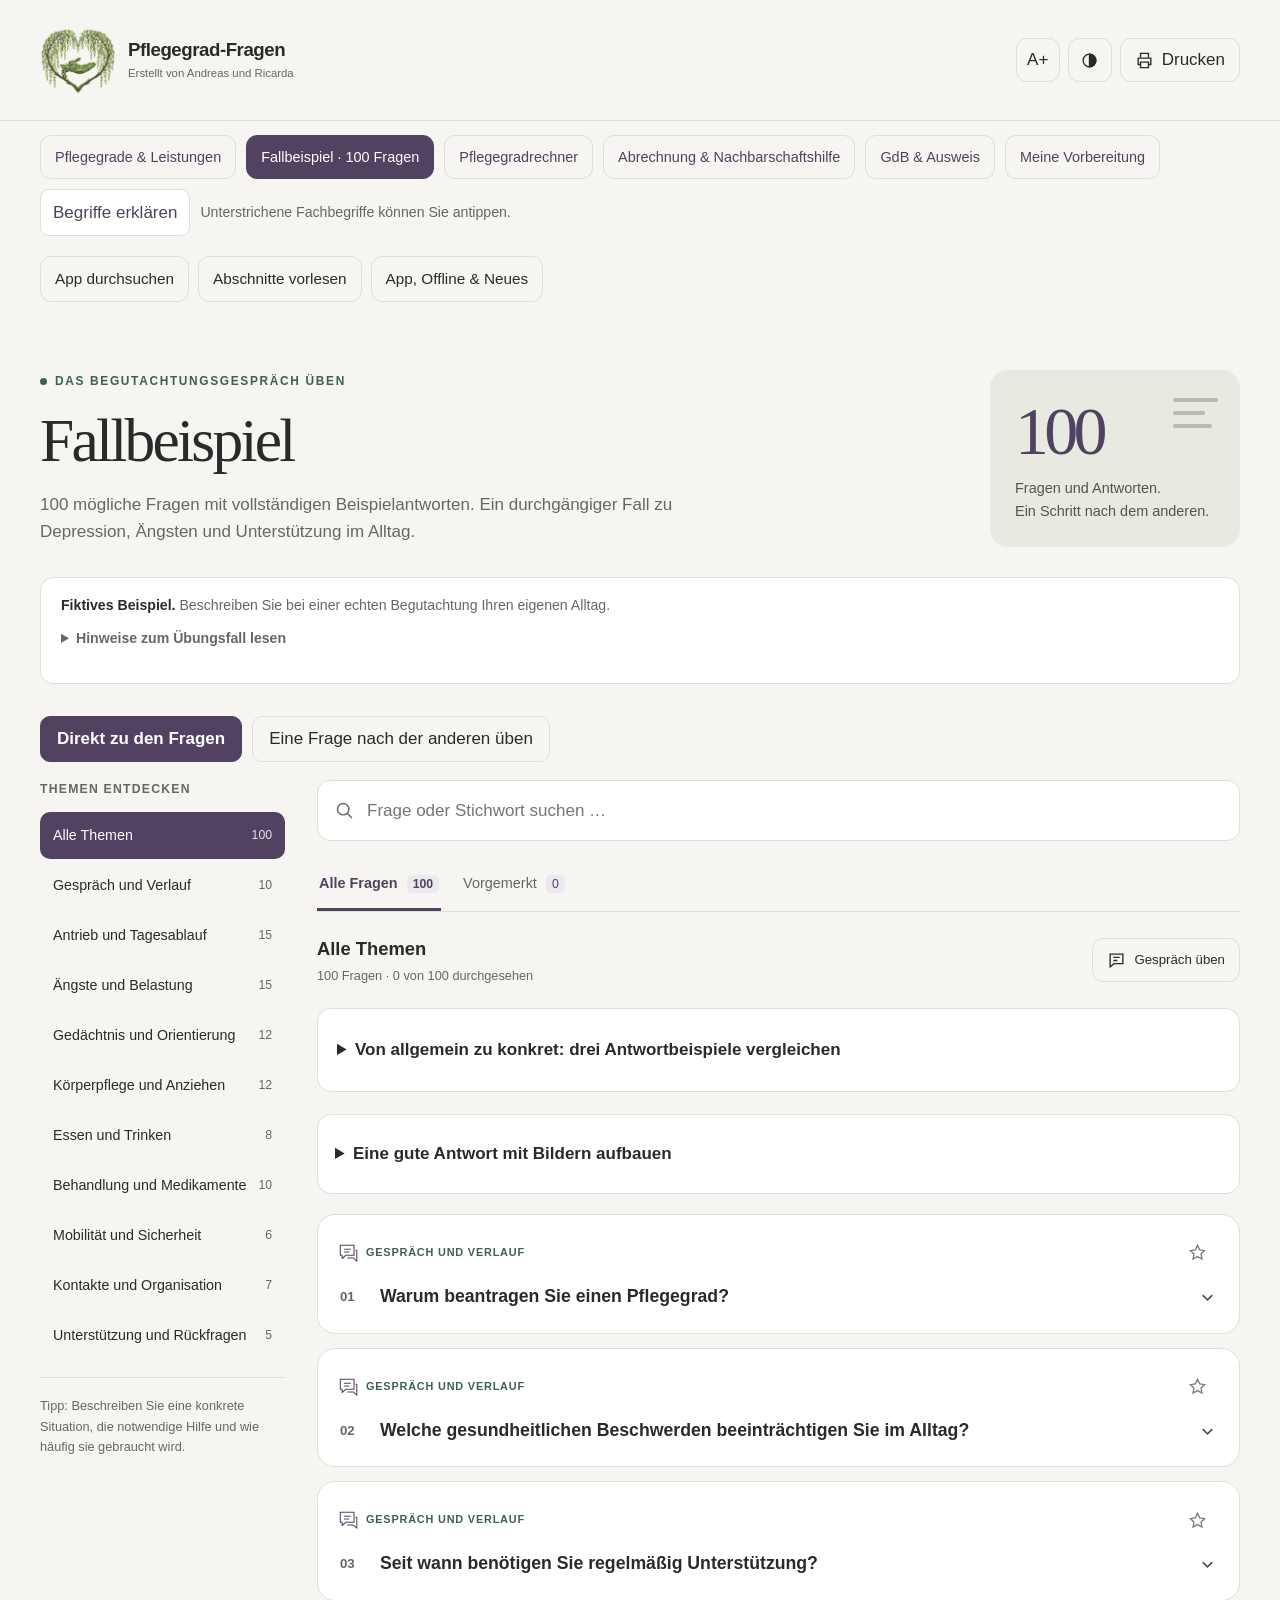
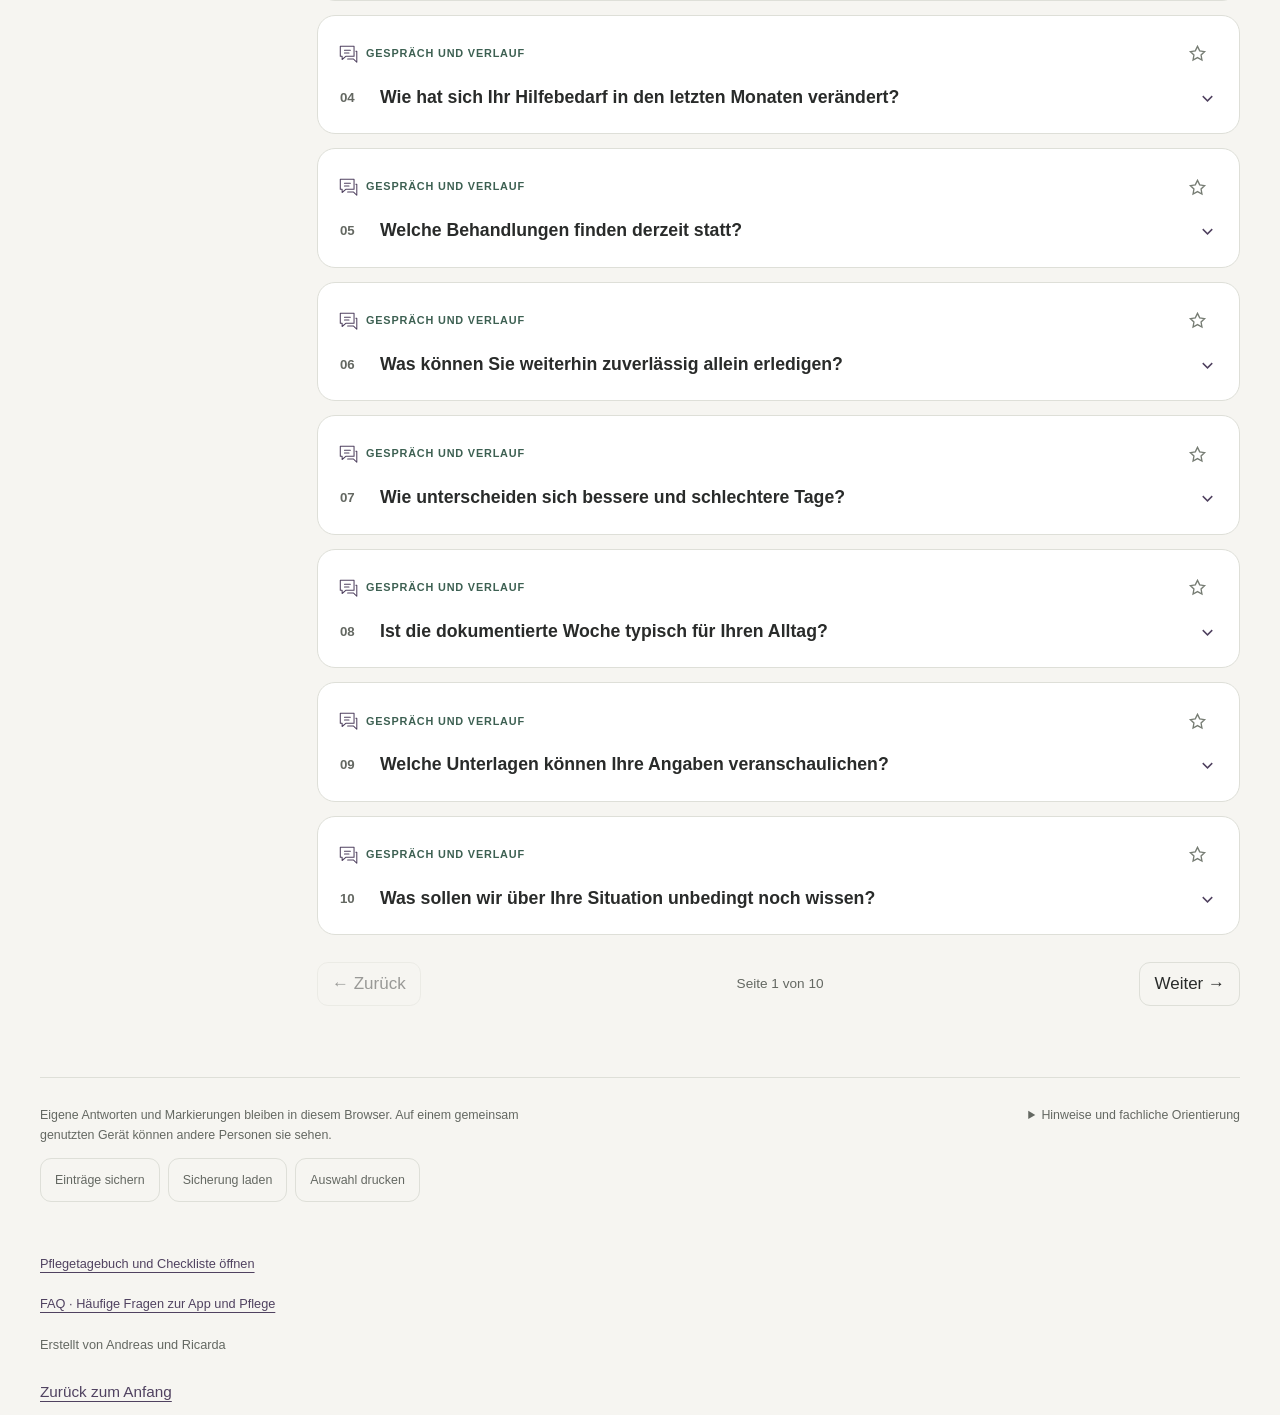
<file: fallbeispiel.html>
<!doctype html>
<html lang="de">
<head>
<meta charset="utf-8"><meta name="viewport" content="width=device-width, initial-scale=1">
<meta name="theme-color" content="#504260"><meta name="description" content="100 mögliche Fragen mit vollständig ausformulierten Antworten für einen fiktiv ergänzten Übungsfall.">
<title>Pflegegrad-Fragen · Fallbeispiel und Leistungen</title>
<style>
:root{--bg:#f6f5f1;--paper:#fff;--ink:#292b2a;--muted:#646862;--line:#dedfd8;--purple:#504260;--light:#ece8f0;--green:#3d6052;--sage:#eaf2ec;--body:17px;--radius:18px}*{box-sizing:border-box}html{font-size:var(--body);scroll-behavior:auto}body{margin:0;background:var(--bg);color:var(--ink);font-family:-apple-system,BlinkMacSystemFont,"Segoe UI",sans-serif;line-height:1.6}button,input,textarea,select{font:inherit}button,a,input,textarea{touch-action:manipulation}button{cursor:pointer}button:disabled{cursor:default;opacity:.45}a{color:var(--purple);text-underline-offset:4px}button:focus-visible,a:focus-visible,input:focus-visible,textarea:focus-visible{outline:3px solid #8767aa;outline-offset:4px}button{color:inherit}button svg{width:19px;height:19px;flex-shrink:0;pointer-events:none}.skip{position:absolute;top:-100px;left:16px;z-index:99;padding:12px;background:white}.skip:focus{top:12px}header{border-bottom:1px solid var(--line);background:var(--bg)}.topbar{max-width:1280px;margin:auto;padding:22px 40px;display:flex;align-items:center;justify-content:space-between;gap:18px}.brand{display:flex;gap:12px;align-items:center;font-weight:750;font-size:1.1rem;letter-spacing:-.025em}.brand-icon{width:37px;height:37px;background:var(--purple);color:white;display:grid;place-items:center;border-radius:11px}.brand-icon svg{width:21px;height:21px}.top-actions{display:flex;gap:8px}.icon-btn,.subtle,.pill,.primary{border:1px solid var(--line);background:transparent;border-radius:11px;min-height:44px;padding:9px 14px;display:inline-flex;align-items:center;justify-content:center;gap:8px;line-height:1.3}.icon-btn{width:44px;padding:8px}.icon-btn.active,.subtle.active{background:var(--light);border-color:var(--purple);color:var(--purple)}.primary{background:var(--purple);color:white;border-color:var(--purple);font-weight:650}.subtle:hover,.icon-btn:hover{background:var(--light)}.main{max-width:1280px;margin:auto;padding:52px 40px 0}.hero{display:grid;grid-template-columns:1fr 250px;gap:40px;align-items:center;margin-bottom:30px}.eyebrow{display:flex;align-items:center;gap:8px;color:var(--green);text-transform:uppercase;font-size:.7rem;letter-spacing:.14em;font-weight:750;margin-bottom:16px}.dot{width:7px;height:7px;border-radius:50%;background:var(--green)}h1{font-family:Georgia,"Times New Roman",serif;font-size:clamp(2.5rem,4.8vw,4.2rem);line-height:1.08;letter-spacing:-.045em;font-weight:400;margin:0 0 18px;max-width:760px}h1 em{font-style:normal;color:var(--purple)}.intro{max-width:670px;color:var(--muted);font-size:1rem;margin:0}.hero-stat{background:#e8e9e0;border-radius:var(--radius);padding:24px 25px;position:relative;overflow:hidden}.stat-number{font-family:Georgia,serif;font-size:4rem;line-height:1.1;letter-spacing:-.07em;color:var(--purple)}.hero-stat p{font-size:.85rem;margin:8px 0 0;color:#51564c}.stat-lines{position:absolute;right:22px;top:28px;width:45px;display:grid;gap:9px}.stat-lines i{display:block;height:4px;border-radius:5px;background:#b6bbab}.stat-lines i:nth-child(2){width:32px}.stat-lines i:nth-child(3){width:39px}.notice{display:flex;align-items:flex-start;gap:12px;background:var(--paper);border:1px solid var(--line);padding:16px 20px;border-radius:13px;font-size:.83rem;color:var(--muted);margin-bottom:32px}.notice svg{width:20px;height:20px;flex-shrink:0;color:var(--green);margin-top:2px}.notice strong{color:var(--ink)}.workspace{display:grid;grid-template-columns:245px minmax(0,1fr);gap:32px;align-items:start}.sidebar{position:sticky;top:20px;padding-bottom:20px}.sidebar-title{font-size:.72rem;font-weight:750;text-transform:uppercase;letter-spacing:.1em;color:var(--muted);margin:0 0 13px}.category{display:flex;width:100%;border:0;background:transparent;padding:12px 13px;text-align:left;gap:10px;align-items:center;justify-content:space-between;border-radius:10px;font-size:.84rem;line-height:1.4;min-height:47px;margin-bottom:3px}.category span{min-width:0}.category small{font-size:.72rem;color:var(--muted);font-variant-numeric:tabular-nums}.category.active{background:var(--purple);color:white}.category.active small{color:#e6dfeb}.category:not(.active):hover{background:var(--light)}.sidebar-note{font-size:.75rem;color:var(--muted);border-top:1px solid var(--line);padding-top:18px;margin-top:18px}.search{display:flex;align-items:center;background:white;border:1px solid var(--line);border-radius:13px;gap:12px;padding:0 16px}.search svg{width:21px;height:21px;color:var(--muted);flex-shrink:0}.search input{width:100%;border:0;outline:0;background:transparent;padding:16px 0;color:var(--ink);min-width:0;font-size:1rem}.search:focus-within{outline:3px solid #8767aa;outline-offset:2px}.search input:focus-visible{outline:0}.search button{background:none;border:0;font-size:1.3rem;min-width:40px;min-height:40px}.tabs{display:flex;gap:20px;border-bottom:1px solid var(--line);margin-top:18px}.tab{background:none;border:0;border-bottom:3px solid transparent;padding:13px 2px;color:var(--muted);font-size:.85rem}.tab.active{color:var(--purple);border-bottom-color:var(--purple);font-weight:700}.tab span{font-size:.72rem;padding:2px 6px;background:var(--light);border-radius:5px;margin-left:5px;color:var(--purple)}.toolbar{display:flex;align-items:center;justify-content:space-between;gap:10px;margin:22px 0 16px}.result-title{font-weight:700;margin:0;font-size:1.08rem}.result-sub{font-size:.75rem;color:var(--muted);margin:2px 0 0}.mode-button{font-size:.78rem;white-space:nowrap}.q-card{background:var(--paper);border:1px solid var(--line);border-radius:var(--radius);margin-bottom:14px;overflow:hidden;transition:border-color .15s}.q-card.open{border-color:#b5a9c1;box-shadow:0 4px 16px #32283a06}.card-meta{display:flex;align-items:center;justify-content:space-between;gap:10px;padding:16px 20px 0}.tag{color:var(--green);font-size:.64rem;text-transform:uppercase;letter-spacing:.075em;font-weight:750}.meta-actions{display:flex;align-items:center;gap:7px}.reviewed-mark{font-size:.7rem;color:var(--green)}.bookmark{border:0;background:transparent;display:grid;place-items:center;min-width:44px;min-height:44px;border-radius:8px;color:#777d74}.bookmark:hover{background:var(--light)}.bookmark.selected{color:var(--purple);background:var(--light)}.bookmark.selected svg{fill:var(--purple)}.question-toggle{border:0;background:transparent;display:flex;align-items:flex-start;gap:13px;text-align:left;padding:8px 22px 23px;width:100%;line-height:1.5;font-size:1.04rem;font-weight:650}.q-number{font-size:.78rem;font-weight:550;min-width:27px;color:var(--muted);padding-top:4px;font-variant-numeric:tabular-nums}.q-label{flex:1}.chevron{color:var(--purple);margin-top:5px;transition:transform .2s}.open .chevron{transform:rotate(180deg)}.card-answer{border-top:1px solid var(--line);padding:21px 24px 22px}.answer-badge{display:inline-flex;align-items:center;gap:6px;font-size:.65rem;letter-spacing:.045em;font-weight:700;text-transform:uppercase;color:var(--green);background:var(--sage);padding:4px 8px;border-radius:5px}.answer-badge.general{color:var(--purple);background:var(--light)}blockquote{margin:13px 0 10px;font-size:1rem;line-height:1.7;color:var(--ink)}.case-note{font-size:.78rem;line-height:1.6;color:var(--muted);margin:12px 0 0}.adapt{font-size:.73rem;color:var(--muted);margin:0 0 19px}.personal-label{display:block;font-size:.78rem;font-weight:650;margin-bottom:7px}.personal-label span{font-weight:400;color:var(--muted)}textarea{display:block;width:100%;min-height:100px;resize:vertical;padding:12px;border:1px solid var(--line);background:var(--bg);border-radius:10px;color:var(--ink);font-size:.9rem;line-height:1.6}.answer-footer{display:flex;align-items:center;justify-content:space-between;gap:10px;flex-wrap:wrap;margin-top:12px}.answer-footer button{font-size:.76rem}.save-label{font-size:.7rem;color:var(--muted)}.reviewed-button.active{color:var(--green);border-color:var(--green);background:var(--sage)}.empty{text-align:center;background:var(--paper);border:1px dashed var(--line);border-radius:var(--radius);padding:46px 22px}.empty p{color:var(--muted);font-size:.9rem}.pager,.practice-nav{display:flex;align-items:center;justify-content:space-between;gap:12px;margin:24px 0}.pager p,.practice-nav p{font-size:.8rem;color:var(--muted);text-align:center}.practice-nav button{font-size:.8rem}.practice-head{display:flex;justify-content:space-between;gap:14px;align-items:center;font-size:.8rem;margin:0 0 12px;color:var(--muted)}.practice-head button{font-size:.76rem}.progress-track{height:4px;background:var(--line);border-radius:9px;margin-bottom:16px}.progress-track i{display:block;background:var(--green);height:100%;border-radius:9px}.footer{margin-top:45px;padding:28px 0 32px;border-top:1px solid var(--line);display:flex;justify-content:space-between;align-items:flex-start;gap:20px;flex-wrap:wrap;color:var(--muted);font-size:.73rem}.footer p{margin:0;max-width:500px}.footer details{max-width:500px}.footer summary{cursor:pointer}.footer details p{margin-top:12px}.footer-actions{display:flex;gap:8px;flex-wrap:wrap;margin-top:12px}.footer-actions button{font-size:.73rem}.toast{position:fixed;bottom:24px;left:50%;transform:translateX(-50%);background:var(--purple);color:white;border-radius:12px;padding:12px 20px;z-index:10;box-shadow:0 4px 20px #0002;width:max-content;max-width:calc(100% - 32px);font-size:.85rem}.sr-only{position:absolute;width:1px;height:1px;padding:0;margin:-1px;overflow:hidden;clip:rect(0,0,0,0);white-space:nowrap;border:0}[hidden]{display:none!important}#printArea{display:none}.contrast{--bg:#fff;--paper:#fff;--ink:#101010;--muted:#333;--line:#555;--purple:#29203e;--light:#e8e2ef;--green:#174731;--sage:#e1efe6}.large{--body:20px}.contrast .hero-stat{background:#eee}.contrast .category small{color:var(--ink)}.contrast .category.active small{color:white}.contrast .bookmark{color:#333}
@media(min-width:1400px){.main{padding-top:65px}}
@media(max-width:900px){.main{padding:32px 24px 0}.topbar{padding:18px 24px}.hero{grid-template-columns:1fr 170px;gap:24px}.hero-stat{padding:21px}.workspace{grid-template-columns:190px minmax(0,1fr);gap:22px}.category{font-size:.77rem;padding:10px}.sidebar-title{font-size:.66rem}.tag{font-size:.61rem}}
@media(max-width:680px){.topbar{padding:16px 18px;gap:8px}.brand{font-size:.96rem;gap:9px}.brand-icon{width:31px;height:34px}.top-actions{gap:5px}.icon-btn{width:40px;min-height:44px}.top-print{display:none}.main{padding:28px 18px 0}.hero{display:block;margin-bottom:22px}.eyebrow{font-size:.62rem;margin-bottom:13px}h1{font-size:2.8rem;margin-bottom:14px}.intro{font-size:.9rem}.hero-stat{display:none}.notice{font-size:.76rem;padding:13px 14px;margin-bottom:23px;gap:9px}.workspace{display:block}.sidebar{position:static;padding:0;margin-bottom:20px}.sidebar-title,.sidebar-note{display:none}.categories{display:flex;gap:7px;overflow-x:auto;padding:4px 3px 10px;scrollbar-width:thin}.category{width:auto;flex-shrink:0;max-width:240px;font-size:.76rem;border:1px solid var(--line);background:white;border-radius:100px;padding:9px 13px;gap:9px;min-height:43px;margin:0}.category span{white-space:nowrap}.category small{font-size:.68rem}.search{border-radius:11px;padding:0 12px}.search input{font-size:16px;padding:14px 0}.tabs{gap:18px}.tab{font-size:.8rem}.toolbar{align-items:flex-start;gap:12px;margin-top:20px}.result-title{font-size:.96rem}.result-sub{font-size:.68rem}.mode-button{font-size:.7rem;padding:8px 10px;white-space:normal;min-width:98px;max-width:145px}.mode-button svg{display:none}.card-meta{padding:12px 14px 0}.question-toggle{padding:6px 15px 18px;gap:9px;font-size:1rem}.q-number{min-width:23px;font-size:.7rem}.card-answer{padding:18px 17px}textarea{font-size:16px;min-height:110px}.tag{font-size:.58rem;letter-spacing:.04em}.answer-badge{font-size:.58rem}.case-note{font-size:.78rem;line-height:1.6;color:var(--muted);margin:12px 0 0}.adapt{font-size:.7rem}blockquote{font-size:.95rem}.reviewed-mark{font-size:.65rem}.pager button{font-size:.8rem;padding:9px 11px}.footer{margin-top:28px;font-size:.7rem}.practice-nav{position:sticky;bottom:0;background:var(--bg);padding:11px 0;border-top:1px solid var(--line);z-index:2}.large h1{font-size:2.5rem}.large .brand{font-size:.82rem}.large .category{font-size:.67rem}.large .tag{font-size:.53rem}.large .question-toggle{font-size:.92rem}}
@media(prefers-reduced-motion:reduce){*{scroll-behavior:auto!important;transition:none!important}}
@media print{body{background:white;color:black;font-size:11pt}header,.main,.toast,.skip{display:none!important}#printArea{display:block!important}#printArea h1{font-family:Georgia,serif;font-size:24pt;letter-spacing:0}#printArea article{break-inside:avoid;border-top:1px solid #aaa;padding:12pt 0}#printArea h2{font-size:12pt;line-height:1.5}#printArea p{font-size:10.5pt;line-height:1.6}#printArea small{font-size:9pt}#printArea .own{border-left:2pt solid #777;padding-left:9pt;white-space:pre-wrap}@page{margin:17mm}}

.section-nav{max-width:1280px;margin:auto;padding:14px 40px 0;display:flex;gap:10px;flex-wrap:wrap}.section-nav a{text-decoration:none;font-size:.85rem;min-height:44px}.section-nav a[aria-current="page"]{background:var(--purple);color:white;border-color:var(--purple)}@media(max-width:680px){.section-nav{padding:12px 18px 0;gap:7px}.section-nav a{font-size:.75rem;padding:9px 11px}}@media print{.section-nav{display:none!important}}

.brand{text-decoration:none;color:var(--ink);min-width:0}.brand-logo{display:block;width:76px;height:76px;object-fit:contain;flex:0 0 76px}.brand-text{display:flex;flex-direction:column;min-width:0;gap:3px}.brand-name{font-size:1.1rem;line-height:1.3;font-weight:750;letter-spacing:-.025em}.brand-credit{font-size:.67rem;line-height:1.4;font-weight:450;color:var(--muted);letter-spacing:0}.creator-credit{font-size:.75rem;color:var(--muted);margin:20px 0 0}.topbar .brand:hover{color:var(--purple)}
@media(max-width:680px){.topbar{display:grid;grid-template-columns:minmax(0,1fr) auto;gap:10px}.brand{gap:9px}.brand-logo{width:62px;height:62px;flex-basis:62px}.brand-name{font-size:.93rem}.brand-credit{font-size:.61rem}.top-actions{max-width:100px;flex-wrap:wrap;justify-content:flex-end}.top-actions #printCare{flex-basis:100%;min-height:36px;padding:6px 10px}.large .brand-name{font-size:.85rem}}
</style>
<meta name="author" content="Andreas und Ricarda"><link rel="icon" type="image/png" href="./assets/weidenherz-logo.png"><link rel="apple-touch-icon" href="./assets/weidenherz-logo.png"><link rel="stylesheet" href="./app-usability.css?v=833d4d4a69f8"><link rel="stylesheet" href="./care-visuals.css?v=2c8d7f278d5a"><link rel="stylesheet" href="./care-learning.css?v=20506e6f68d8"><link rel="stylesheet" href="./care-explain.css?v=7a864b454c56"><link rel="stylesheet" href="./app-access.css?v=114b78209fc9"><link rel="manifest" href="./manifest.webmanifest"><link rel="apple-touch-icon" href="./assets/app-icon-192.png"></head>
<body>
<a class="skip" href="#questionList">Zu den Fragen</a>
<header><div class="topbar"><a class="brand" href="./" aria-label="Pflegegrad-Fragen – zur Startseite"><img class="brand-logo" src="./assets/weidenherz-logo.png" width="76" height="76" alt="Zwei Weiden formen ein Herz mit einem handförmigen Busch darin"><span class="brand-text"><span class="brand-name">Pflegegrad-Fragen</span><span class="brand-credit">Erstellt von Andreas und Ricarda</span></span></a><div class="top-actions"><button id="fontSize" class="icon-btn" title="Größere Schrift" aria-label="Größere Schrift" aria-pressed="false">A+</button><button id="contrast" class="icon-btn" title="Hoher Kontrast" aria-label="Hohen Kontrast umschalten" aria-pressed="false"><svg viewBox="0 0 24 24" fill="none" stroke="currentColor" stroke-width="1.7"><circle cx="12" cy="12" r="8"/><path d="M12 4a8 8 0 0 1 0 16z" fill="currentColor"/></svg></button><button id="print" class="subtle top-print"><svg viewBox="0 0 24 24" fill="none" stroke="currentColor" stroke-width="1.7"><path d="M7 8V3h10v5M7 17H4V9h16v8h-3M7 14h10v7H7z"/></svg>Drucken</button></div></div></header>
<nav class="section-nav" aria-label="App-Bereiche"><a class="subtle" href="./">Pflegegrade &amp; Leistungen</a><a class="subtle" href="./fallbeispiel.html" aria-current="page">Fallbeispiel · 100 Fragen</a><a class="subtle" href="./pflegegradrechner.html">Pflegegradrechner</a><a class="subtle" href="./abrechnung.html">Abrechnung &amp; Nachbarschaftshilfe</a><a class="subtle" href="./gdb.html">GdB &amp; Ausweis</a><a class="subtle" href="./meine-vorbereitung.html">Meine Vorbereitung</a></nav>
<main class="main">
<section class="hero" aria-labelledby="heroTitle"><div><div class="eyebrow"><span class="dot"></span>Das Begutachtungsgespräch üben</div><h1 id="heroTitle">Fallbeispiel</h1><p class="intro">100 mögliche Fragen mit vollständigen Beispielantworten. Ein durchgängiger Fall zu Depression, Ängsten und Unterstützung im Alltag.</p></div><div class="hero-stat" aria-hidden="true"><div class="stat-number">100</div><div class="stat-lines"><i></i><i></i><i></i></div><p>Fragen und Antworten.<br/>Ein Schritt nach dem anderen.</p></div></section>
<div class="notice"><div><strong>Fiktives Beispiel.</strong> Beschreiben Sie bei einer echten Begutachtung Ihren eigenen Alltag.<details class="example-note"><summary>Hinweise zum Übungsfall lesen</summary><p>Einzelheiten wie Dauer, Häufigkeiten und konkrete Hilfen wurden für dieses Beispiel erfunden. Die Antworten sind keine zusätzlichen tatsächlichen Angaben zur zugrunde liegenden Person.</p></details></div></div>
<div class="quick-start"><a class="primary" href="#questionList">Direkt zu den Fragen</a><button type="button" class="subtle" id="startPractice">Eine Frage nach der anderen üben</button></div>
<div class="workspace"><aside class="sidebar" aria-label="Themenfilter"><p class="sidebar-title">Themen entdecken</p><label class="mobile-topic-control" for="topicSelect">Thema auswählen<select id="topicSelect" aria-controls="questionList"></select></label><nav id="categories" class="categories" aria-label="Fragen nach Thema filtern"></nav><p class="sidebar-note">Tipp: Beschreiben Sie eine konkrete Situation, die notwendige Hilfe und wie häufig sie gebraucht wird.</p></aside>
<section aria-label="Fragen und Antworten"><label class="search"><svg viewBox="0 0 24 24" fill="none" stroke="currentColor" stroke-width="1.7" aria-hidden="true"><circle cx="10.5" cy="10.5" r="6.5"/><path d="m15.5 15.5 5 5"/></svg><span class="sr-only">Fragen und Antworten durchsuchen</span><input id="search" type="search" placeholder="Frage oder Stichwort suchen …" autocomplete="off"><button id="clearSearch" aria-label="Suche leeren" hidden>×</button></label>
<div class="tabs" role="group" aria-label="Ansicht filtern"><button class="tab active" id="allTab" aria-pressed="true">Alle Fragen <span>100</span></button><button class="tab" id="savedTab" aria-pressed="false">Vorgemerkt <span id="savedCount">0</span></button></div>
<div class="toolbar"><div><h2 id="resultTitle" class="result-title">Alle Themen</h2><p id="resultSub" class="result-sub" aria-live="polite"></p></div><button id="mode" class="subtle mode-button" aria-pressed="false"><svg viewBox="0 0 24 24" fill="none" stroke="currentColor" stroke-width="1.7"><path d="M4 4h16v12H9l-5 4zM8 8h8M8 12h5"/></svg><span>Gespräch üben</span></button></div>
<div id="practiceHeader" hidden><div class="practice-head"><span id="practicePosition"></span><button id="shuffle" class="subtle">Reihenfolge mischen</button></div><div class="progress-track"><i id="practiceProgress"></i></div></div>
<div id="questionList" tabindex="-1"></div><div id="navigation"></div>
</section></div>
<footer class="footer"><div><p>Eigene Antworten und Markierungen bleiben in diesem Browser. Auf einem gemeinsam genutzten Gerät können andere Personen sie sehen.</p><div class="footer-actions"><button class="subtle" id="export">Einträge sichern</button><button class="subtle" id="import">Sicherung laden</button><button class="subtle" id="printMobile">Auswahl drucken</button></div><input id="importFile" type="file" accept=".json,application/json" hidden></div><details><summary>Hinweise und fachliche Orientierung</summary><p>Die Fragen sind selbst formuliert und an den Bereichen der Pflegebegutachtung orientiert. Das Fallbeispiel ist ein fiktiv ergänzter Übungsfall, angelehnt an das beschriebene Beschwerdebild. Alle 100 Antworten sind ausformuliert. Fehlende Einzelheiten wurden für das Üben plausibel erfunden, darunter der Zeitraum, die Häufigkeit der Hilfen, Behandlungstermine und konkrete Tagesabläufe. Diese Ergänzungen dürfen nicht als tatsächliche Aussagen über die zugrunde liegende Person verstanden oder ungeprüft in einen Antrag übernommen werden. Auch selbstständig mögliche Tätigkeiten und fehlender Hilfebedarf sind Teil des Beispiels. Das Fallbeispiel ist kein Gutachten. Der zusätzliche Pflegegradrechner bietet eine unverbindliche Punkteorientierung.</p><p>Grundlagen: <a href="https://www.gesetze-im-internet.de/sgb_11/__14.html" target="_blank" rel="noopener">§ 14 SGB XI</a>, <a href="https://www.gesetze-im-internet.de/sgb_11/anlage_1.html" target="_blank" rel="noopener">Begutachtungsbereiche</a> und <a href="https://md-bund.de/themen/pflegebeduerftigkeit-und-pflegebegutachtung/begutachtungs-richtlinien.html" target="_blank" rel="noopener">Begutachtungs-Richtlinien des Medizinischen Dienstes Bund</a>. Stand 24.10.2026.</p><div class="footer-actions"><button class="subtle" id="reset">Eigene Einträge löschen</button></div></details></footer><p class="creator-credit"><a href="./pflegegradrechner.html#vorbereitung">Pflegetagebuch und Checkliste öffnen</a></p><p class="creator-credit"><a href="./#faq">FAQ · Häufige Fragen zur App und Pflege</a></p><p class="creator-credit">Erstellt von Andreas und Ricarda</p>
</main><section id="printArea" aria-label="Druckansicht"></section><div class="toast" id="toast" role="status" hidden></div>
<script src="./care-explain.js?v=d9bec0ae7595"></script><script src="./care-learning.js?v=4e781de0018a"></script><script src="./care-visuals.js?v=b5a06c071772"></script><script>
'use strict';
const QUESTIONS=[{"c": "Gespräch und Verlauf", "q": "Warum beantragen Sie einen Pflegegrad?", "a": "Ich brauche im Alltag regelmäßig Unterstützung durch meine Partnerin. Sie hilft mir, den Tag zu strukturieren, Aufgaben anzufangen und bei Ängsten wieder handlungsfähig zu werden. Außerdem unterstützt sie mich bei Post, Rechnungen, Medikamenten und Terminen. Körperlich kann ich vieles selbst, aber zuverlässig allein gelingt es mir häufig nicht.", "scenario": true, "id": 1}, {"c": "Gespräch und Verlauf", "q": "Welche gesundheitlichen Beschwerden beeinträchtigen Sie im Alltag?", "a": "Ich habe eine depressive Erkrankung, starke Ängste und Schwierigkeiten in sozialen Situationen. Dazu kommen Schlafprobleme, Erschöpfung sowie Konzentrations- und Gedächtnisprobleme. Ich verliere bei Aufgaben den Faden und schiebe notwendige Dinge auf, bis meine Partnerin mich unterstützt.", "scenario": true, "id": 2}, {"c": "Gespräch und Verlauf", "q": "Seit wann benötigen Sie regelmäßig Unterstützung?", "a": "Diese regelmäßige Unterstützung brauche ich seit ungefähr neun Monaten. Anfangs half meine Partnerin hauptsächlich bei Terminen und schwieriger Post. Inzwischen brauche ich auch täglich Hilfe, um den Tag zu beginnen, Mahlzeiten nicht auszulassen und notwendige Aufgaben durchzuführen.", "scenario": true, "id": 3}, {"c": "Gespräch und Verlauf", "q": "Wie hat sich Ihr Hilfebedarf in den letzten Monaten verändert?", "a": "In den ersten Monaten konnte ich meinen Tag mit wenigen Erinnerungen noch weitgehend selbst ordnen. In den letzten drei Monaten musste meine Partnerin häufiger wiederholt mit mir sprechen, Aufgaben in einzelne Schritte aufteilen und Dinge übernehmen. Meine Belastbarkeit schwankt weiterhin stark.", "scenario": true, "id": 4}, {"c": "Gespräch und Verlauf", "q": "Welche Behandlungen finden derzeit statt?", "a": "Ich bin etwa alle vier bis sechs Wochen bei meinem Hausarzt und habe ungefähr alle zwei Wochen einen psychotherapeutischen Termin. Zusätzlich nehme ich ein verordnetes Medikament nach dem ärztlichen Plan. Meine Partnerin hilft bei der Vorbereitung der Gespräche und begleitet mich zu belastenden Terminen.", "scenario": true, "id": 5}, {"c": "Gespräch und Verlauf", "q": "Was können Sie weiterhin zuverlässig allein erledigen?", "a": "Ich kann allein gehen, Treppen steigen, die Toilette benutzen und bereitgestelltes Essen selbst essen. Auch Waschen und Anziehen sind körperlich möglich. Schwierig sind das rechtzeitige Beginnen, die Regelmäßigkeit und das Durchhalten. Bei wichtigen Briefen und längeren Planungen brauche ich deutlich mehr Unterstützung.", "scenario": true, "id": 6}, {"c": "Gespräch und Verlauf", "q": "Wie unterscheiden sich bessere und schlechtere Tage?", "a": "In einer typischen Woche habe ich ungefähr zwei etwas bessere und zwei besonders schwere Tage. Die übrigen Tage liegen dazwischen. An besseren Tagen schaffe ich eine kleinere Aufgabe mit Pausen. An schweren Tagen brauche ich schon für Aufstehen, Tagesstruktur und regelmäßige Mahlzeiten wiederholte Ansprache.", "scenario": true, "id": 7}, {"c": "Gespräch und Verlauf", "q": "Ist die dokumentierte Woche typisch für Ihren Alltag?", "a": "Ja, die aufgeschriebene Woche ist im Wesentlichen typisch. Es gab dabei unterschiedliche Tagesformen. Ich habe sowohl Dinge notiert, die gelungen sind, als auch die Unterstützung und die anschließende Erschöpfung. Ein besserer Tag bedeutet nicht, dass die Schwierigkeiten an den übrigen Tagen verschwunden sind.", "scenario": true, "id": 8}, {"c": "Gespräch und Verlauf", "q": "Welche Unterlagen können Ihre Angaben veranschaulichen?", "a": "Ich habe ein selbst geführtes Wochentagebuch, einen aktuellen Medikamentenplan und Behandlungsunterlagen dabei. Meine Partnerin kann ergänzen, welche Hilfen sie tatsächlich übernimmt. Wenn ein Tagebucheintrag sehr allgemein ist, erkläre ich dazu die einzelnen Tätigkeiten und was genau nicht gelungen ist.", "scenario": true, "id": 9}, {"c": "Gespräch und Verlauf", "q": "Was sollen wir über Ihre Situation unbedingt noch wissen?", "a": "Im Gespräch kann ich mich für eine begrenzte Zeit zusammennehmen und wirke dann vielleicht selbstständiger, als ich im Alltag bin. Die Vorbereitung kostet mich viel Kraft. Nach einem anstrengenden Termin brauche ich häufig mehrere Stunden Ruhe, während andere notwendige Aufgaben von meiner Partnerin aufgefangen werden.", "scenario": true, "id": 10}, {"c": "Antrieb und Tagesablauf", "q": "Wie gelingt Ihnen der Start in den Morgen?", "a": "Ich bin morgens oft lange wach, ohne aufzustehen. Meine Partnerin spricht mich an, erinnert mich an den ersten Schritt und fragt später nach. An schweren Tagen braucht es mehrere Anläufe. Wenn ich erst im Bad bin, kann ich die meisten Handgriffe selbst ausführen.", "scenario": true, "id": 11}, {"c": "Antrieb und Tagesablauf", "q": "Brauchen Sie eine Erinnerung, um mit einer Aufgabe anzufangen?", "a": "Ja. Besonders morgens und bei unangenehmen Aufgaben brauche ich Erinnerungen. Bei einem Brief setzt meine Partnerin sich zum Beispiel zunächst zu mir und sagt, dass wir nur den ersten Absatz gemeinsam lesen. Ohne diesen Anstoß bleibt der Brief häufig weiter liegen.", "scenario": true, "id": 12}, {"c": "Antrieb und Tagesablauf", "q": "Reicht eine einmalige Aufforderung aus?", "a": "Bei einer einfachen Sache reicht an einem besseren Tag eine Erinnerung. An schweren Tagen genügt das häufig nicht. Dann muss meine Partnerin nach einiger Zeit noch einmal nachfragen, die Aufgabe kleiner machen und mich beim nächsten Schritt unterstützen. Das betrifft besonders Körperpflege, Essen und organisatorische Aufgaben.", "scenario": true, "id": 13}, {"c": "Antrieb und Tagesablauf", "q": "Was passiert, wenn Sie bei einer begonnenen Aufgabe den Faden verlieren?", "a": "Dann bleibe ich stehen oder beginne etwas anderes, ohne die erste Aufgabe zu beenden. Meine Partnerin fragt, an welchem Schritt ich gerade bin, und erklärt mir den nächsten. Bei einem Formular lesen wir beispielsweise eine Frage nach der anderen, statt die ganze Seite auf einmal zu bearbeiten.", "scenario": true, "id": 14}, {"c": "Antrieb und Tagesablauf", "q": "Können Sie die Reihenfolge notwendiger Tagesaufgaben selbst planen?", "a": "Einen einfachen Tagesplan bekomme ich mit Unterstützung hin. Morgens besprechen wir zwei oder drei notwendige Dinge und legen die Reihenfolge fest. Ohne diese Hilfe verzettele ich mich oder beschäftige mich mit einer Nebensache, während Essen, Körperpflege oder wichtige Post liegen bleiben.", "scenario": true, "id": 15}, {"c": "Antrieb und Tagesablauf", "q": "Können Sie Ihren Tagesplan an eine Veränderung anpassen?", "a": "Wenn sich ein Termin kurzfristig verschiebt, werde ich oft unruhig und verliere meinen Plan. Meine Partnerin geht dann mit mir durch, was zuerst erledigt werden muss und was warten kann. Kleine Änderungen schaffe ich an besseren Tagen allein, mehrere Änderungen auf einmal meist nicht.", "scenario": true, "id": 16}, {"c": "Antrieb und Tagesablauf", "q": "Wer sorgt dafür, dass wichtige Aufgaben nicht liegen bleiben?", "a": "Meine Partnerin erinnert mich an notwendige Aufgaben und behält besonders Fristen im Blick. Sie fragt nach, ob etwas erledigt ist, und hilft beim Wiedereinstieg, wenn ich abgebrochen habe. Post und Rechnungen übernimmt sie oft teilweise, damit wichtige Dinge nicht unerledigt bleiben.", "scenario": true, "id": 17}, {"c": "Antrieb und Tagesablauf", "q": "Benötigen Sie jemanden, der während einer Tätigkeit dabeibleibt?", "a": "Bei belastender Post oder einem längeren Formular brauche ich häufig jemanden, der aktiv mit mir einzelne Schritte durchgeht. Meine Partnerin liest mit, erklärt und hilft mir weiter, wenn ich blockiere. Beim Waschen selbst muss sie dagegen nicht ständig danebenstehen; dort geht es meist um den Beginn und das Nachfragen.", "scenario": true, "id": 18}, {"c": "Antrieb und Tagesablauf", "q": "Können Sie sich selbst eine Beschäftigung aussuchen und beginnen?", "a": "Früher habe ich von selbst mit meinen Hobbys angefangen. Heute sitze ich oft lange da, obwohl ich eigentlich etwas machen möchte. Meine Partnerin schlägt mir eine kleine, überschaubare Beschäftigung vor. An besseren Tagen kann ich anschließend allein weitermachen, an schweren Tagen komme ich kaum ins Tun.", "scenario": true, "id": 19}, {"c": "Antrieb und Tagesablauf", "q": "Wie lange können Sie eine Tätigkeit durchhalten?", "a": "Das hängt stark von der Tätigkeit ab. Eine kleine Haushaltsaufgabe gelingt manchmal für zehn oder fünfzehn Minuten. Bei einer interessanten Reparatur konnte ich ausnahmsweise ungefähr eine Stunde arbeiten, musste danach aber abbrechen. Anschließend war für weitere Aufgaben kaum noch Kraft da.", "scenario": true, "id": 20}, {"c": "Antrieb und Tagesablauf", "q": "Was bedeutet Ihr beschriebener Funktionsmodus?", "a": "Ich kann mich für einen einzelnen Termin oder eine interessante Aufgabe kurzfristig stark zusammennehmen. Währenddessen wirke ich manchmal recht normal. Danach bin ich häufig so erschöpft, dass ich mich zurückziehen muss und weitere Dinge nicht erledige. Es ist keine Belastbarkeit, die mir den ganzen Tag zur Verfügung steht.", "scenario": true, "id": 21}, {"c": "Antrieb und Tagesablauf", "q": "Welche Hilfe brauchen Sie nach einer anstrengenden Aktivität?", "a": "Nach einem belastenden Termin brauche ich häufig zwei bis drei Stunden Ruhe. In dieser Zeit bereitet meine Partnerin das Essen vor, erinnert mich an Trinken und verschiebt gemeinsam mit mir andere Aufgaben. Ich brauche dann keine körperliche Hilfe beim Liegen, sondern Entlastung und Unterstützung bei dem, was sonst ausfällt.", "scenario": true, "id": 22}, {"c": "Antrieb und Tagesablauf", "q": "Können Sie für die nächsten Tage selbst planen?", "a": "Für die nächsten Tage brauche ich meist eine gemeinsame Planung. Wir schauen auf Termine und dringende Aufgaben und lassen dazwischen Erholungszeit. Ich kann sagen, was ich vorhabe, verliere aber schnell den Überblick darüber, wie viel realistisch an einem Tag möglich ist.", "scenario": true, "id": 23}, {"c": "Antrieb und Tagesablauf", "q": "Wie gestalten Sie Ihren Abend und den Übergang zur Nachtruhe?", "a": "Abends gerate ich häufig ins Grübeln und finde schwer einen Abschluss. Meine Partnerin erinnert mich an die vereinbarte Abendroutine und daran, nicht noch neue Aufgaben anzufangen. Manchmal hilft ein kurzes Gespräch, um den nächsten Tag zu ordnen. Das Zubettgehen selbst kann ich körperlich allein.", "scenario": true, "id": 24}, {"c": "Antrieb und Tagesablauf", "q": "Was gelingt an einem Tag ohne Unterstützung?", "a": "Wenn ich für zwei Stunden allein bin, kann ich mich in der Wohnung versorgen und bereitgestellte Getränke oder Essen nehmen. Ohne Erinnerungen lasse ich Mahlzeiten aber leicht aus und beginne wichtige Aufgaben oft nicht. Einen ganzen Tag mit allen notwendigen Verrichtungen zuverlässig selbst zu organisieren, gelingt mir derzeit nicht.", "scenario": true, "id": 25}, {"c": "Ängste und Belastung", "q": "Welche Situationen lösen bei Ihnen starke Ängste aus?", "a": "Besonders schwierig sind Behördenkontakte, Arztgespräche, größere Geschäfte und Treffen mit mehreren Menschen. Ich habe Angst, etwas falsch zu machen oder wichtige Informationen zu vergessen. Manchmal beginnt die Anspannung schon am Vortag. Vertraute Situationen zu Hause belasten mich deutlich weniger.", "scenario": true, "id": 26}, {"c": "Ängste und Belastung", "q": "Wie häufig führen Ängste dazu, dass Sie aktive Hilfe brauchen?", "a": "An ungefähr vier bis fünf Tagen in einer typischen Woche brauche ich aktive Hilfe wegen starker Angst oder innerer Anspannung. Meine Partnerin spricht dann ruhig mit mir, hilft beim Ordnen der Situation und geht einen nächsten überschaubaren Schritt mit mir durch. Eine starke Panikattacke tritt ungefähr einmal pro Woche auf.", "scenario": true, "id": 27}, {"c": "Ängste und Belastung", "q": "Was tut Ihre Partnerin während einer Panikattacke konkret?", "a": "Sie spricht langsam mit mir, fragt, was mich gerade überfordert, und erinnert mich an die mit der Behandlung besprochenen Schritte. Sie hilft mir, Anforderungen zu reduzieren und mich auf einen nächsten Schritt zu konzentrieren. Bei einer starken Attacke braucht das häufig zwanzig bis dreißig Minuten.", "scenario": true, "id": 28}, {"c": "Ängste und Belastung", "q": "Genügt es, wenn jemand in Ihrer Nähe ist?", "a": "Bei leichter Anspannung genügt es manchmal, dass meine Partnerin erreichbar ist. Bei ausgeprägter Angst reicht das nicht. Dann muss sie aktiv mit mir sprechen, die Situation erklären und mich durch einzelne Schritte führen. Ich unterscheide das von Zeiten, in denen wir einfach gemeinsam zu Hause sind.", "scenario": true, "id": 29}, {"c": "Ängste und Belastung", "q": "Können Sie sich bei Angst selbst beruhigen?", "a": "Bei leichter Angst gelingt mir das gelegentlich allein, wenn ich mich zurückziehe und eine Pause mache. Bei starker Angst drehe ich mich dagegen gedanklich im Kreis. Dann brauche ich meine Partnerin, die mit mir sortiert, was jetzt nötig ist und was warten kann.", "scenario": true, "id": 30}, {"c": "Ängste und Belastung", "q": "Brauchen Sie schon vor einem Termin Unterstützung wegen Angst?", "a": "Vor belastenden Terminen unterstützt mich meine Partnerin bereits zu Hause. Wir schreiben auf, worum es geht, was ich mitnehmen muss und welche Fragen ich stellen möchte. Wenn ich kurz vorher blockiere, spricht sie den Ablauf noch einmal mit mir durch und begleitet mich.", "scenario": true, "id": 31}, {"c": "Ängste und Belastung", "q": "Welche Unterstützung ist während eines belastenden Termins notwendig?", "a": "Bei schwierigen Arztgesprächen hilft mir meine Partnerin, bei meinen Notizen zu bleiben. Wenn ich den Faden verliere, erinnert sie an eine noch offene Frage oder bittet um eine Wiederholung. Ich antworte selbst, soweit es geht. Sie ergänzt die Alltagshilfen, die ich im Gespräch leicht vergesse.", "scenario": true, "id": 32}, {"c": "Ängste und Belastung", "q": "Brauchen Sie nach einer belastenden sozialen Situation Hilfe?", "a": "Nach einer belastenden Begegnung bin ich häufig sehr angespannt und erschöpft. Meine Partnerin hilft mir, das Erlebte zu ordnen, und übernimmt anschließend anstehende organisatorische Aufgaben. Wenn ich mich zurückziehe, erinnert sie mich später daran, wieder etwas zu essen und zu trinken.", "scenario": true, "id": 33}, {"c": "Ängste und Belastung", "q": "Sagen Sie wegen Ihrer Ängste Termine oder Treffen ab?", "a": "Ja. In den letzten vier Wochen habe ich zwei private Treffen wegen meiner Angst abgesagt. Einen wichtigen Behandlungstermin konnte ich mit Vorbereitung und Begleitung wahrnehmen. Ich möchte unterscheiden zwischen Treffen, die wirklich ausgefallen sind, und solchen, die nur mit konkreter Unterstützung möglich waren.", "scenario": true, "id": 34}, {"c": "Ängste und Belastung", "q": "Wie zeigt sich Ihre depressive Antriebsschwierigkeit?", "a": "Ich möchte notwendige Dinge erledigen, komme aber oft nicht zum Anfang. Ich fühle mich leer und habe wenig Antrieb. Selbst kleine Aufgaben wirken auf mich riesig. Wenn meine Partnerin die Aufgabe mit mir in kleine Schritte aufteilt, gelingt eher ein Anfang, als wenn sie mich nur allgemein zum Aktivwerden auffordert.", "scenario": true, "id": 35}, {"c": "Ängste und Belastung", "q": "Wie aufwendig muss eine andere Person Sie motivieren?", "a": "Morgens reichen manchmal wenige Sätze. An schweren Tagen verteilt sich die Unterstützung über zwanzig bis dreißig Minuten: ansprechen, einen ersten Schritt vereinbaren, später nachfragen und beim nächsten Schritt helfen. Das ist aktive Unterstützung mit Unterbrechungen und keine halbe Stunde ununterbrochenes Reden.", "scenario": true, "id": 36}, {"c": "Ängste und Belastung", "q": "Treten nachts Angstzustände auf, bei denen jemand helfen muss?", "a": "Ungefähr an zwei Nächten pro Woche werde ich so unruhig oder ängstlich, dass ich nicht allein wieder zur Ruhe finde. Meine Partnerin spricht dann etwa zehn bis fünfzehn Minuten mit mir und hilft mir, die Gedanken zu ordnen. In anderen Nächten schlafe ich zwar schlecht, brauche aber keine personelle Hilfe.", "scenario": true, "id": 37}, {"c": "Ängste und Belastung", "q": "Gibt es belastende Gedanken an Sterben oder Tod?", "a": "Ich beschäftige mich manchmal belastend mit Sterben und Tod. Damit meine ich in diesem Beispiel keinen Wunsch, mir etwas anzutun, und keine entsprechenden Pläne. Ich beschreibe diese Gedanken genau, damit sie nicht mit anderen Aussagen gleichgesetzt werden. Veränderungen würde ich im Behandlungsgespräch offen ansprechen.", "scenario": true, "id": 38}, {"c": "Ängste und Belastung", "q": "Gibt es Unruhe, Abwehr oder andere Verhaltensweisen mit Hilfebedarf?", "a": "Ich bin nicht körperlich aggressiv, zerstöre keine Gegenstände und habe keine Wahnvorstellungen. Wenn ich überfordert bin, ziehe ich mich eher zurück oder reagiere kurz angebunden. Hilfe brauche ich vor allem wegen Angst, fehlendem Antrieb und der Schwierigkeit, wieder in eine Aufgabe hineinzufinden.", "scenario": true, "id": 39}, {"c": "Ängste und Belastung", "q": "Woran erkennt eine andere Person, dass Sie überfordert sind?", "a": "Dann werde ich still, antworte nur noch kurz oder wechsle immer wieder zwischen angefangenen Dingen. Meine Partnerin fragt gezielt nach, statt davon auszugehen, dass alles in Ordnung ist. Sie hilft mir, eine Aufgabe auszuwählen oder eine belastende Situation zu unterbrechen.", "scenario": true, "id": 40}, {"c": "Gedächtnis und Orientierung", "q": "Erkennen Sie vertraute Menschen zuverlässig?", "a": "Ja. Vertraute Menschen erkenne ich zuverlässig. Ich weiß, wer meine Partnerin und meine Angehörigen sind. Meine Schwierigkeiten liegen eher beim Konzentrieren, Erinnern an Aufgaben und Bewältigen von Belastungen. Beim Erkennen vertrauter Personen brauche ich keine Hilfe.", "scenario": true, "id": 41}, {"c": "Gedächtnis und Orientierung", "q": "Finden Sie sich in Ihrer Wohnung selbstständig zurecht?", "a": "Ja, in meiner Wohnung finde ich mich allein zurecht. Ich weiß, wo Bad, Küche und Schlafzimmer sind. Niemand muss mir die Räume zeigen. Wenn ich trotzdem im Alltag Unterstützung brauche, liegt das dort vor allem an Antrieb, Planung und Erschöpfung.", "scenario": true, "id": 42}, {"c": "Gedächtnis und Orientierung", "q": "Können Sie sich auf bekannten Wegen orientieren?", "a": "Ganz vertraute kurze Wege finde ich meist allein. Bei einem Weg zu einer Behörde konnte ich mir die Strecke einmal nicht ausreichend ins Gedächtnis rufen. Meine Partnerin erklärte die Wegpunkte. Bei weniger vertrauten Wegen brauche ich deshalb häufiger eine gemeinsame Vorbereitung oder Begleitung.", "scenario": true, "id": 43}, {"c": "Gedächtnis und Orientierung", "q": "Wissen Sie, welcher Tag und welche Tageszeit gerade sind?", "a": "Im Allgemeinen weiß ich, welcher Tag und welche Tageszeit gerade sind. Wenn ich unsicher bin, schaue ich selbst auf mein Handy oder in den Kalender. Das gelingt ohne Hilfe einer anderen Person. Schwieriger ist für mich, aus einem eingetragenen Termin die nötigen Vorbereitungsschritte abzuleiten.", "scenario": true, "id": 44}, {"c": "Gedächtnis und Orientierung", "q": "Erinnern Sie sich an wichtige Absprachen und Ereignisse?", "a": "Ich vergesse Absprachen, wenn mehrere Dinge kurz hintereinander besprochen wurden. Meine Partnerin schreibt wichtige Punkte mit mir auf und erinnert später daran. Zum Beispiel weiß ich noch, dass ein Termin ansteht, habe aber vergessen, welche Unterlagen ich dafür zusammensuchen sollte.", "scenario": true, "id": 45}, {"c": "Gedächtnis und Orientierung", "q": "Können Sie eine Tätigkeit mit mehreren Schritten steuern?", "a": "Eine bekannte einfache Tätigkeit bekomme ich oft hin. Bei mehrschrittigen Aufgaben verliere ich leichter die Reihenfolge. Beim Bearbeiten eines Schreibens hilft meine Partnerin beispielsweise, erst den Inhalt zu verstehen, dann die benötigten Unterlagen zu suchen und anschließend die Antwort zu formulieren.", "scenario": true, "id": 46}, {"c": "Gedächtnis und Orientierung", "q": "Können Sie Entscheidungen im Alltag allein treffen?", "a": "Einfache Entscheidungen wie die Auswahl eines Getränks treffe ich selbst. Wenn mehrere Möglichkeiten und Folgen zusammenkommen, blockiere ich häufig. Meine Partnerin erklärt dann die Optionen nacheinander. Ich entscheide möglichst selbst, brauche aber Unterstützung, damit ich die Entscheidung überblicken kann.", "scenario": true, "id": 47}, {"c": "Gedächtnis und Orientierung", "q": "Verstehen Sie wichtige Informationen und Zusammenhänge?", "a": "Kurze alltägliche Informationen verstehe ich. Bei längeren Briefen oder ausführlichen Erklärungen verliere ich schnell die Konzentration. Meine Partnerin liest dann mit mir abschnittsweise und erklärt schwierige Stellen. Danach kann ich meist sagen, worum es geht und was wir als Nächstes tun müssen.", "scenario": true, "id": 48}, {"c": "Gedächtnis und Orientierung", "q": "Erkennen Sie alltägliche Risiken und Gefahren?", "a": "Grundlegende Gefahren wie heiße Herdplatten oder Straßenverkehr erkenne ich. Wenn ich gedanklich stark beschäftigt bin, vergesse ich aber einzelne Sicherungsschritte. Einmal blieb die Garage offen. Bei solchen Abläufen helfen mir eine feste Reihenfolge und das gezielte Nachfragen meiner Partnerin.", "scenario": true, "id": 49}, {"c": "Gedächtnis und Orientierung", "q": "Können Sie Bedürfnisse wie Hunger, Durst oder Schmerzen mitteilen?", "a": "Ja. Ich kann sagen, dass ich Hunger, Durst oder Schmerzen habe und dass es mir schlecht geht. Ich brauche niemanden, der meine Bedürfnisse grundsätzlich für mich deuten muss. Dass ich mich verständlich äußern kann, bedeutet allerdings nicht, dass ich anschließend jede notwendige Handlung allein beginne.", "scenario": true, "id": 50}, {"c": "Gedächtnis und Orientierung", "q": "Verstehen Sie einfache Aufforderungen?", "a": "Einfache Aufforderungen verstehe ich. Wenn meine Partnerin sagt, ich solle zum Essen kommen, weiß ich, was gemeint ist. An schweren Tagen setze ich es trotzdem nicht gleich um. Dann liegt die Schwierigkeit beim Anfangen und nicht daran, dass ich den Satz nicht verstehe.", "scenario": true, "id": 51}, {"c": "Gedächtnis und Orientierung", "q": "Können Sie einem Gespräch folgen und sich beteiligen?", "a": "Ein ruhiges Gespräch mit einer Person kann ich meist führen. Bei längeren Gesprächen oder mehreren Beteiligten verliere ich schneller den Faden. Dann brauche ich eine Pause oder die Wiederholung eines Punktes. Unter starker Anspannung hilft es mir, wenn Fragen einzeln gestellt werden.", "scenario": true, "id": 52}, {"c": "Körperpflege und Anziehen", "q": "Können Sie Ihren vorderen Oberkörper selbst waschen?", "a": "Den vorderen Oberkörper kann ich körperlich selbst waschen. An schweren Tagen brauche ich aber zuerst eine konkrete Aufforderung, überhaupt ins Bad zu gehen. Meine Partnerin fragt später nach, ob ich fertig bin. Die Waschbewegungen übernimmt sie nicht.", "scenario": true, "id": 53}, {"c": "Körperpflege und Anziehen", "q": "Können Sie Gesicht und Hände selbst pflegen?", "a": "Hände und Gesicht wasche ich tagsüber meist von selbst. Morgens kann die ganze Routine wegen des fehlenden Antriebs stocken. Dann hilft eine Erinnerung, mit der Pflege zu beginnen. Wenn ich angefangen habe, brauche ich für diese Handgriffe keine körperliche Unterstützung.", "scenario": true, "id": 54}, {"c": "Körperpflege und Anziehen", "q": "Können Sie Ihre Zähne regelmäßig selbst putzen?", "a": "Ich kann meine Zähne selbst putzen, vergesse oder verschiebe es aber an belastenden Tagen. Meine Partnerin erinnert mich morgens und abends bei Bedarf daran. Meist genügt dann eine erneute konkrete Ansprache. Sie muss mir die Zahnbürste nicht führen.", "scenario": true, "id": 55}, {"c": "Körperpflege und Anziehen", "q": "Gelingt die Pflege von Haaren beziehungsweise Bart selbstständig?", "a": "Kämmen und Rasieren kann ich selbst. Die Haarpflege gelingt nach dem Beginn der Morgenroutine meist ohne weitere Hilfe. Das Rasieren schiebe ich an schweren Tagen auf. Dann hilft eine Erinnerung, wenn ich mich für einen Termin fertig machen möchte; eine körperliche Übernahme brauche ich nicht.", "scenario": true, "id": 56}, {"c": "Körperpflege und Anziehen", "q": "Können Sie den Intimbereich selbst waschen?", "a": "Die Intimpflege kann ich selbst ausführen und brauche dabei keine Person im Bad. Wenn die gesamte Körperpflege aus Antriebsschwierigkeiten nicht beginnt, hilft meine Partnerin beim Anstoßen der Morgenroutine. Für das Waschen des Intimbereichs selbst brauche ich keine gesonderte Anleitung oder Übernahme.", "scenario": true, "id": 57}, {"c": "Körperpflege und Anziehen", "q": "Können Sie selbstständig duschen oder baden?", "a": "Beim Duschen sind die körperlichen Schritte möglich. Ich schiebe es aber oft auf. Vor den üblichen zwei Duschtagen in der Woche erinnert mich meine Partnerin, hilft beim Vorbereiten frischer Kleidung und fragt später nach. Waschen, Haarewaschen und Abtrocknen führe ich anschließend selbst durch.", "scenario": true, "id": 58}, {"c": "Körperpflege und Anziehen", "q": "Können Sie Ihren Oberkörper selbst an- und auskleiden?", "a": "Ich kann Oberteile selbst an- und ausziehen. An schweren Tagen bleibe ich jedoch lange in der Schlafkleidung. Meine Partnerin erinnert mich dann konkret daran, mich anzuziehen. Wenn die Kleidung bereitliegt und ich begonnen habe, gelingen die Handgriffe einschließlich der Verschlüsse allein.", "scenario": true, "id": 59}, {"c": "Körperpflege und Anziehen", "q": "Können Sie Ihren Unterkörper selbst an- und auskleiden?", "a": "Hose, Unterwäsche, Strümpfe und Schuhe kann ich körperlich selbst anziehen. Die Schwierigkeit ist wie bei den Oberteilen der Anfang. Manchmal hilft es, wenn meine Partnerin mit mir frische Kleidung bereitlegt und mich an den nächsten Schritt erinnert. Sie muss mich nicht körperlich ankleiden.", "scenario": true, "id": 60}, {"c": "Körperpflege und Anziehen", "q": "Brauchen Sie Hilfe beim rechtzeitigen Wechsel verschmutzter Kleidung?", "a": "An ungefähr zwei bis drei Tagen pro Woche brauche ich eine Erinnerung, Kleidung zu wechseln, weil ich es aufschiebe oder nicht beachte, wie lange ich sie schon trage. Nach der Ansprache suche ich meist selbst frische Kleidung heraus und ziehe mich allein um.", "scenario": true, "id": 61}, {"c": "Körperpflege und Anziehen", "q": "Was geschieht mit der Körperpflege an besonders belastenden Tagen?", "a": "An einem besonders schweren Tag gehe ich ohne wiederholte Ansprache erst spät ins Bad. Händewaschen und ein kurzer Toilettengang können trotzdem gelingen, während Zähneputzen, Duschen oder der Kleidungswechsel liegen bleiben. Mit der Unterstützung meiner Partnerin schaffe ich dann eher die notwendige Grundroutine.", "scenario": true, "id": 62}, {"c": "Körperpflege und Anziehen", "q": "Können Sie die Toilette einschließlich der nötigen Handgriffe selbst benutzen?", "a": "Die Toilette kann ich selbst benutzen. Ich gehe allein dorthin, richte meine Kleidung und führe die anschließende Hygiene selbst durch. In diesem Bereich brauche ich keine regelmäßige Erinnerung und keine körperliche Hilfe.", "scenario": true, "id": 63}, {"c": "Körperpflege und Anziehen", "q": "Benötigen Sie Unterstützung wegen Inkontinenz oder eines Katheters?", "a": "Nein. In diesem Beispiel besteht keine Inkontinenz und kein Katheter. Deshalb gibt es auch keine entsprechende Versorgung, die eine andere Person übernehmen müsste. Meine sonstigen Schwierigkeiten verändern diese Antwort nicht.", "scenario": true, "id": 64}, {"c": "Essen und Trinken", "q": "Können Sie Lebensmittel mundgerecht vorbereiten?", "a": "Bereitgestelltes Brot kann ich selbst bestreichen, und feste Nahrung kann ich zerteilen. Niemand muss mein Essen mundgerecht vorbereiten. Unterstützung brauche ich eher dabei, eine Mahlzeit überhaupt zu beginnen und regelmäßig daran zu denken, etwas zu essen.", "scenario": true, "id": 65}, {"c": "Essen und Trinken", "q": "Können Sie sich Getränke selbst eingießen?", "a": "Ja, ich kann mir ein Getränk selbst eingießen und eine Tasse oder ein Glas sicher halten. Dabei brauche ich keine körperliche Hilfe. Dass ich das kann, verhindert aber nicht, dass ich im Laufe des Tages das Trinken vergesse und daran erinnert werden muss.", "scenario": true, "id": 66}, {"c": "Essen und Trinken", "q": "Können Sie eine bereitgestellte Mahlzeit selbst essen?", "a": "Eine bereitgestellte Mahlzeit esse ich körperlich selbstständig. Wegen fehlenden Appetits und Antriebs komme ich aber manchmal nicht von selbst zum Essen. Meine Partnerin spricht mich dann an und erinnert mich nach einer Weile erneut. Besteck führen oder Essen anreichen muss sie nicht.", "scenario": true, "id": 67}, {"c": "Essen und Trinken", "q": "Müssen Sie zum Essen aufgefordert oder währenddessen angeleitet werden?", "a": "Vor allem beim Frühstück und Abendessen brauche ich an schweren Tagen konkrete Aufforderungen. Ein beiläufiges Essen-ist-fertig reicht dann nicht immer. Meine Partnerin geht noch einmal zu mir und bittet mich, mich an den Tisch zu setzen. Wenn ich esse, brauche ich meist keine weitere Anleitung.", "scenario": true, "id": 68}, {"c": "Essen und Trinken", "q": "Können Sie ein bereitgestelltes Getränk selbst trinken?", "a": "Ein bereitgestelltes Getränk kann ich selbst nehmen und trinken. Ich verschlucke mich dabei nicht und brauche niemanden, der das Glas hält. Nötig sind eher Erinnerungen, wenn ich längere Zeit in Gedanken versunken bin und das Getränk stehen lasse.", "scenario": true, "id": 69}, {"c": "Essen und Trinken", "q": "Brauchen Sie Erinnerungen, damit Sie über den Tag verteilt trinken?", "a": "Ja, an den meisten Tagen erinnert mich meine Partnerin zwei- bis dreimal an das Trinken. Ohne diese Hinweise bleibt es manchmal bis zum Mittag bei einer Tasse. Nach einer konkreten Erinnerung trinke ich selbst; sie muss mich dabei nicht körperlich unterstützen.", "scenario": true, "id": 70}, {"c": "Essen und Trinken", "q": "Gibt es beim Kauen oder Schlucken Probleme, die Hilfe erfordern?", "a": "Nein, Kau- oder Schluckprobleme bestehen in diesem Beispiel nicht. Ich brauche keine besondere Konsistenz der Nahrung und keine Überwachung wegen des Schluckens. Der Unterstützungsbedarf beim Essen entsteht durch Antrieb und Regelmäßigkeit, nicht durch eine Schluckstörung.", "scenario": true, "id": 71}, {"c": "Essen und Trinken", "q": "Was geschieht mit Essen und Trinken an einem besonders schweren Tag?", "a": "An einem schweren Tag lasse ich ohne Erinnerung leicht eine Mahlzeit aus. Wenn meine Partnerin mir Essen bereitstellt und mich konkret dazu auffordert, kann ich selbst essen. Beim Trinken brauche ich ebenfalls Erinnerungen. Das Kochen übernimmt sie dann weitgehend, weil ich die Vorbereitung nicht durchhalte.", "scenario": true, "id": 72}, {"c": "Behandlung und Medikamente", "q": "Welche Medikamente nehmen Sie derzeit tatsächlich ein?", "a": "Ich nehme ein ärztlich verordnetes Medikament dreimal täglich nach meinem aktuellen Plan. Den genauen Namen, die Stärke und die Einnahmezeiten entnehmen Sie bitte dem mitgebrachten Medikamentenplan. Ein früheres Mittel wurde wegen starker Nebenwirkungen abgesetzt und wird nicht als weiter eingenommen aufgeführt.", "scenario": true, "id": 73}, {"c": "Behandlung und Medikamente", "q": "Wer stellt Ihre Medikamente für die Einnahme bereit?", "a": "Meine Partnerin stellt die Medikamente einmal pro Woche in eine Wochenbox. Wir gleichen die Einteilung mit dem aktuellen ärztlichen Plan ab. Mir fällt es schwer, dabei mehrere Einnahmezeiten zuverlässig im Blick zu behalten. Die bereitgestellten Medikamente nehme ich selbst ein.", "scenario": true, "id": 74}, {"c": "Behandlung und Medikamente", "q": "Brauchen Sie Erinnerungen an die Medikamenteneinnahme?", "a": "Ja. Meine Partnerin erinnert mich zu den drei vorgesehenen Einnahmezeiten. Besonders wenn ich mit einer Aufgabe beschäftigt oder stark angespannt bin, würde ich eine Einnahme sonst leicht übergehen. Nach der Erinnerung nehme ich das bereitgestellte Medikament selbst.", "scenario": true, "id": 75}, {"c": "Behandlung und Medikamente", "q": "Muss jemand die Einnahme kontrollieren oder Medikamente direkt reichen?", "a": "Körperlich kann ich die Medikamente selbst einnehmen; meine Partnerin muss sie mir nicht in den Mund geben. Sie fragt aber nach, ob ich die jeweilige Einnahme durchgeführt habe, und schaut bei Unsicherheit mit mir in die Wochenbox. Die nötigen Erinnerungen beschreibe ich getrennt von den Handgriffen.", "scenario": true, "id": 76}, {"c": "Behandlung und Medikamente", "q": "Können Sie Änderungen des Medikamentenplans selbst umsetzen?", "a": "Eine Planänderung geht meine Partnerin anhand der ärztlichen Anweisung mit mir durch und passt danach die Wochenbox an. Ich kann die Erklärung nachvollziehen, würde die Umstellung aber nicht immer zuverlässig organisieren. Ich ändere die Dosierung nicht eigenständig nach meinem Gefühl.", "scenario": true, "id": 77}, {"c": "Behandlung und Medikamente", "q": "Welche Beschwerden oder Nebenwirkungen sind unter der Behandlung aufgetreten?", "a": "Bei einem früheren Medikament waren die Nebenwirkungen so belastend, dass es abgesetzt wurde. Ich beschreibe dem Behandlungsteam, was ich bemerke, und bespreche Änderungen dort. Meine Partnerin hilft mir, Beobachtungen zu notieren, damit ich sie beim Termin nicht vergesse.", "scenario": true, "id": 78}, {"c": "Behandlung und Medikamente", "q": "Welche Unterstützung benötigen Sie bei Arztbesuchen?", "a": "Bei einem gewöhnlichen kurzen Kontakt komme ich manchmal allein zurecht. Zu belastenden Gesprächen begleitet mich meine Partnerin. Sie hilft vorher beim Sortieren meiner Anliegen und während des Termins bei Fragen, die ich sonst vergesse. Hausarzttermine finden etwa alle vier bis sechs Wochen statt.", "scenario": true, "id": 79}, {"c": "Behandlung und Medikamente", "q": "Welche Hilfe brauchen Sie bei Therapie- oder Behandlungsterminen?", "a": "Meine psychotherapeutischen Termine finden ungefähr alle zwei Wochen statt. Vorher brauche ich häufig Hilfe, meine Themen zu ordnen und die Angst vor dem Termin zu bewältigen. Die Therapiesitzung führe ich grundsätzlich selbst. Meine Partnerin unterstützt bei belastenden Wegen und bei der Organisation rund um den Termin.", "scenario": true, "id": 80}, {"c": "Behandlung und Medikamente", "q": "Sind zu Hause verordnete Maßnahmen durchzuführen?", "a": "Außer der Medikamenteneinnahme gibt es in diesem Beispiel keine Versorgung wie Verbände, Spritzen oder Kathetermaßnahmen zu Hause. Aus den Therapiegesprächen habe ich kleine vereinbarte Übungen für den Alltag. Meine Partnerin erinnert mich gelegentlich daran, aber es findet keine körperliche Behandlungspflege durch sie statt.", "scenario": true, "id": 81}, {"c": "Behandlung und Medikamente", "q": "Können Sie ärztliche Verhaltensvorgaben selbst einhalten?", "a": "Eine besondere ärztlich verordnete Diät oder vergleichbare verbindliche Verhaltensvorgabe besteht in diesem Beispiel nicht. Ich muss deshalb dafür keine personelle Hilfe angeben. Allgemeine Absprachen zur Tagesstruktur und zu Pausen bespreche ich getrennt davon.", "scenario": true, "id": 82}, {"c": "Mobilität und Sicherheit", "q": "Können Sie Ihre Lage im Bett selbst verändern?", "a": "Ja, ich kann mich im Bett allein drehen, aufrichten und meine Lage verändern. Dafür brauche ich keine körperliche Unterstützung. Dass ich morgens wegen fehlenden Antriebs lange liegen bleibe, ist ein anderes Problem als die Fähigkeit, mich im Bett zu bewegen.", "scenario": true, "id": 83}, {"c": "Mobilität und Sicherheit", "q": "Können Sie ohne personelle Unterstützung stabil sitzen?", "a": "Ja, ich kann ohne Hilfe stabil sitzen. Niemand muss meinen Oberkörper halten oder mich abstützen. Wenn ich nach Anstrengung Ruhe brauche, liegt das an der Erschöpfung und nicht daran, dass ich die Sitzposition körperlich nicht halten könnte.", "scenario": true, "id": 84}, {"c": "Mobilität und Sicherheit", "q": "Können Sie vom Bett oder Stuhl aufstehen und sich umsetzen?", "a": "Vom Bett oder Stuhl kann ich selbst aufstehen und mich umsetzen. Ich brauche keine Person, die mich hochzieht oder stützt. Morgens fehlt mir häufig der Antrieb, den Vorgang zu beginnen. Die dann nötige Ansprache beschreibe ich getrennt von den körperlichen Bewegungen.", "scenario": true, "id": 85}, {"c": "Mobilität und Sicherheit", "q": "Können Sie sich innerhalb Ihrer Wohnung fortbewegen?", "a": "Ich kann mich in der Wohnung selbstständig fortbewegen und brauche dafür keinen Rollator oder eine andere Person. Ich erreiche Bad, Küche und Schlafzimmer allein. Unterstützung brauche ich eher bei der Frage, was ich dort als Nächstes anfangen und regelmäßig erledigen soll.", "scenario": true, "id": 86}, {"c": "Mobilität und Sicherheit", "q": "Können Sie Treppen ohne Hilfe einer anderen Person bewältigen?", "a": "Treppen kann ich allein bewältigen. Ein vorhandenes Geländer nutze ich wie üblich, aber niemand muss mich stützen oder anleiten. Wenn ich allgemein erschöpft bin, mache ich eine Pause. Eine regelmäßige personelle Hilfe beim Treppensteigen besteht nicht.", "scenario": true, "id": 87}, {"c": "Mobilität und Sicherheit", "q": "Gab es Stürze oder konkrete Situationen mit notwendiger Sicherung?", "a": "In diesem Beispiel gab es in den letzten Monaten keine Stürze und keinen regelmäßigen Bedarf, mich beim Gehen körperlich zu sichern. Meine Partnerin begleitet manche Wege wegen Angst und Überforderung. Diese Begleitung ist nicht dasselbe wie das körperliche Abfangen eines Sturzes.", "scenario": true, "id": 88}, {"c": "Kontakte und Organisation", "q": "Können Sie Kontakte zu anderen Menschen selbst aufrechterhalten?", "a": "Zu vertrauten Menschen kann ich Kontakt halten, ziehe mich aber bei stärkerer Belastung zurück. Meine Partnerin erinnert mich dann an eine Nachricht oder bespricht einen kurzen, überschaubaren Kontakt mit mir. Ohne diese Unterstützung bleiben Verabredungen und Antworten häufiger liegen.", "scenario": true, "id": 89}, {"c": "Kontakte und Organisation", "q": "Welche Hilfe benötigen Sie bei Telefonaten?", "a": "Kurze Telefonate mit vertrauten Menschen kann ich meist selbst führen. Bei Behörden oder schwierigen Terminabsprachen brauche ich Vorbereitung. Meine Partnerin schreibt mit mir die wichtigsten Punkte auf und bleibt bei Bedarf daneben. Wenn ich blockiere, hilft sie beim Formulieren oder übernimmt einen Teil des Gesprächs.", "scenario": true, "id": 90}, {"c": "Kontakte und Organisation", "q": "Können Sie Besuch empfangen oder an einem Treffen teilnehmen?", "a": "Ein kurzer Besuch mit einer vertrauten Person gelingt eher als eine größere Feier. Bei einer Feier habe ich es nach Vorbereitung und Begleitung für ungefähr eine halbe Stunde geschafft. Danach wurde die Anspannung zu stark, und meine Partnerin half mir, die Situation zu verlassen und zu Hause wieder zur Ruhe zu kommen.", "scenario": true, "id": 91}, {"c": "Kontakte und Organisation", "q": "Können Sie Post und behördliche Schreiben selbst bearbeiten?", "a": "Bei behördlicher Post brauche ich meistens Hilfe. Meine Partnerin öffnet die Schreiben mit mir, liest sie abschnittsweise und erklärt die nächsten Schritte. Fristen behält sie im Blick. Einen kurzen einfachen Brief kann ich gelegentlich allein bearbeiten, längere Anträge meist nicht.", "scenario": true, "id": 92}, {"c": "Kontakte und Organisation", "q": "Welche Unterstützung brauchen Sie bei Rechnungen und Geldangelegenheiten?", "a": "Rechnungen und Geldangelegenheiten erledigen wir überwiegend gemeinsam. Meine Partnerin hilft mir zu verstehen, worum es geht, welche Frist gilt und was zu tun ist. Ich kann einfache Beträge nachvollziehen, verliere aber bei mehreren Schreiben und Schritten schnell den Überblick.", "scenario": true, "id": 93}, {"c": "Kontakte und Organisation", "q": "Können Sie Einkäufe selbst planen und erledigen?", "a": "Meine Partnerin plant größere Einkäufe mit mir und begleitet mich in vollen Geschäften. Ich kann einzelne bekannte Dinge auswählen und bezahlen. Wenn viele Entscheidungen oder Menschen zusammenkommen, werde ich schnell überfordert. Eine kurze Besorgung in vertrauter Umgebung gelingt an einem besseren Tag manchmal allein.", "scenario": true, "id": 94}, {"c": "Kontakte und Organisation", "q": "Welche Haushaltsaufgaben können Sie allein durchführen?", "a": "Kleine Aufgaben wie Geschirr wegräumen oder eine Fläche abwischen gelingen mir mit Anstoß oft für einige Minuten. Längere Aufgaben breche ich wegen Erschöpfung oder Konzentrationsverlust ab. Meine Partnerin übernimmt deshalb einen großen Teil von Kochen, Putzen und Wäsche, den ich gesundheitlich nicht zuverlässig bewältige.", "scenario": true, "id": 95}, {"c": "Unterstützung und Rückfragen", "q": "Wer unterstützt Sie regelmäßig und wobei?", "a": "Die regelmäßige Unterstützung übernimmt meine Partnerin. Sie hilft bei Tagesstruktur, Medikamentenerinnerungen, belastenden Situationen, Post, Haushalt und Terminen. Gelegentlich hilft eine weitere vertraute Person bei einem längeren Weg. Ich brauche nicht zu jeder Zeit jemanden direkt neben mir.", "scenario": true, "id": 96}, {"c": "Unterstützung und Rückfragen", "q": "Wie setzt sich die angegebene tägliche Unterstützungszeit zusammen?", "a": "An leichteren Tagen schätze ich die gesamte Unterstützung auf ungefähr vier Stunden, an sehr schweren Tagen auf etwa sechs. Dazu gehören rund dreißig bis fünfundvierzig Minuten Tagesplanung, kurze Erinnerungen über den Tag, etwa eine halbe bis eine Stunde aktive Hilfe bei Ängsten sowie Haushalt, Essen, Post und gegebenenfalls Wege. Gleichzeitige Hilfen zähle ich nicht doppelt.", "scenario": true, "id": 97}, {"c": "Unterstützung und Rückfragen", "q": "Wie lange können Sie allein bleiben und was gelingt in dieser Zeit?", "a": "Für etwa zwei Stunden kann ich gewöhnlich allein bleiben, wenn der Ablauf vorbereitet ist und meine Partnerin erreichbar ist. Ich komme in der Wohnung zurecht und kann bereitgestelltes Essen oder Getränke nehmen. Wichtige organisatorische Aufgaben lasse ich in dieser Zeit meist liegen. Eine ständige körperliche Beaufsichtigung brauche ich nicht.", "scenario": true, "id": 98}, {"c": "Unterstützung und Rückfragen", "q": "Was bedeutet die Tagebuchangabe nicht geschafft genau?", "a": "Damit meinte ich nicht, dass ich den ganzen Tag überhaupt nichts gemacht habe. Beispielsweise gelangen ein Toilettengang und etwas Trinken, aber die geplante Körperpflege, regelmäßige Mahlzeiten und wichtige Aufgaben blieben ohne Hilfe aus. Ich beschreibe deshalb genauer, welche Schritte gelungen sind und wo Unterstützung nötig war.", "scenario": true, "id": 99}, {"c": "Unterstützung und Rückfragen", "q": "Möchten Sie oder Ihre Begleitperson etwas ergänzen oder richtigstellen?", "a": "Mir ist wichtig, dass die Hilfe meiner Partnerin und die Schwankungen über den ganzen Tag sichtbar werden. Ich kann manche Dinge körperlich allein und zeitweise auch anspruchsvollere Aufgaben erledigen. Das schließt meinen regelmäßigen Bedarf an Erinnerung, Anleitung und Unterstützung nicht aus. Meine Partnerin kann konkrete Alltagssituationen ergänzen.", "scenario": true, "id": 100}];
const KEY='pflegegrad-fragen-v1';
const statusLabel=q=>'Beispielantwort';
const $=s=>document.querySelector(s);
const esc=s=>String(s??'').replace(/[&<>"']/g,c=>({'&':'&amp;','<':'&lt;','>':'&gt;','"':'&quot;',"'":'&#39;'}[c]));
const icons={star:'<svg viewBox="0 0 24 24" fill="none" stroke="currentColor" stroke-width="1.7" aria-hidden="true"><path d="m12 3 2.8 5.7 6.2.9-4.5 4.4 1.1 6.2-5.6-3-5.6 3 1.1-6.2L3 9.6l6.2-.9z"/></svg>',down:'<svg class="chevron" viewBox="0 0 24 24" fill="none" stroke="currentColor" stroke-width="1.8" aria-hidden="true"><path d="m6 9 6 6 6-6"/></svg>',check:'<svg viewBox="0 0 24 24" fill="none" stroke="currentColor" stroke-width="1.8" aria-hidden="true"><path d="m5 12 4 4L19 6"/></svg>'};
function cleanData(raw){const data={saved:[],reviewed:[],answers:{},large:false,contrast:false};if(!raw||typeof raw!=='object')return data;for(const k of ['saved','reviewed'])if(Array.isArray(raw[k]))data[k]=[...new Set(raw[k].filter(n=>Number.isInteger(n)&&n>=1&&n<=100))];if(raw.answers&&typeof raw.answers==='object')for(const q of QUESTIONS)if(typeof raw.answers[q.id]==='string')data.answers[q.id]=raw.answers[q.id].slice(0,20000);data.large=raw.large===true;data.contrast=raw.contrast===true;return data;}
let data;let storageOK=true;try{data=cleanData(JSON.parse(localStorage.getItem(KEY)||'{}'));}catch{data=cleanData(null);storageOK=false;}
let state={category:'Alle Themen',query:'',savedOnly:false,page:0,mode:'list',practice:0,order:[],open:new Set()};
const categories=[...new Set(QUESTIONS.map(q=>q.c))];const SIZE=10;
let toastTimer,saveTimer;
function toast(msg){$('#toast').textContent=msg;$('#toast').hidden=false;clearTimeout(toastTimer);toastTimer=setTimeout(()=>$('#toast').hidden=true,4200);}
function persist(){try{localStorage.setItem(KEY,JSON.stringify(data));storageOK=true;}catch{storageOK=false;toast('Speicherung ist gesperrt oder voll. Bitte Einträge als Sicherung herunterladen.');}}
function filtered(){const query=state.query.toLocaleLowerCase('de').trim();return QUESTIONS.filter(q=>(state.category==='Alle Themen'||q.c===state.category)&&(!state.savedOnly||data.saved.includes(q.id))&&(!query||`${q.id} ${q.q} ${q.a} ${q.c} ${statusLabel(q)}`.toLocaleLowerCase('de').includes(query)));}
function resetView(){state.page=0;state.practice=0;state.order=[];render();}
function prefs(){document.documentElement.classList.toggle('large',data.large);document.documentElement.classList.toggle('contrast',data.contrast);for(const [id,val]of [['fontSize',data.large],['contrast',data.contrast]]){$('#'+id).classList.toggle('active',val);$('#'+id).setAttribute('aria-pressed',String(val));}}
function renderCategories(){const picker=$('#topicSelect');picker.innerHTML=['Alle Themen',...categories].map(c=>`<option value="${esc(c)}">${esc(c)} (${c==='Alle Themen'?100:QUESTIONS.filter(q=>q.c===c).length})</option>`).join('');picker.value=state.category;$('#categories').innerHTML=['Alle Themen',...categories].map(c=>`<button class="category ${c===state.category?'active':''}" data-category="${esc(c)}" aria-pressed="${c===state.category}"><span>${esc(c)}</span><small>${c==='Alle Themen'?100:QUESTIONS.filter(q=>q.c===c).length}</small></button>`).join('');}
function card(q,forceOpen=false){const open=forceOpen||state.open.has(q.id),saved=data.saved.includes(q.id),reviewed=data.reviewed.includes(q.id);return `<article class="q-card ${open?'open':''}" id="q-${q.id}"><div class="card-meta"><span class="tag">${typeof CareVisuals!=='undefined'?CareVisuals.icon(({'Gespräch und Verlauf':'chat','Antrieb und Tagesablauf':'calendar','Ängste und Belastung':'mood','Gedächtnis und Orientierung':'think','Körperpflege und Anziehen':'wash','Essen und Trinken':'hand','Behandlung und Medikamente':'medicine','Mobilität und Sicherheit':'move','Kontakte und Organisation':'calendar'})[q.c]||'notes','','example-icon'):''}${esc(q.c)}</span><div class="meta-actions">${reviewed?'<span class="reviewed-mark">✓ Durchgesehen</span>':''}<button class="bookmark ${saved?'selected':''}" data-action="save" data-id="${q.id}" aria-label="Frage ${q.id} ${saved?'aus Vormerkliste entfernen':'vormerken'}" aria-pressed="${saved}">${icons.star}</button></div></div><button class="question-toggle" data-action="open" data-id="${q.id}" aria-expanded="${open}" aria-controls="answer-${q.id}" id="question-${q.id}"><span class="q-number">${String(q.id).padStart(2,'0')}</span><span class="q-label">${esc(q.q)}</span>${icons.down}</button><div class="card-answer" id="answer-${q.id}" ${open?'':'hidden'}><span class="answer-badge">Beispielantwort</span><blockquote>„${esc(q.a)}“</blockquote><label class="personal-label" for="own-${q.id}">Meine Antwort <span>· optional</span></label><textarea id="own-${q.id}" data-own="${q.id}" placeholder="Was trifft auf meinen Alltag zu? Welche Hilfe brauche ich tatsächlich und wie oft?" maxlength="20000">${esc(data.answers[q.id]||'')}</textarea><div class="answer-footer"><button class="subtle reviewed-button ${reviewed?'active':''}" data-action="review" data-id="${q.id}" aria-pressed="${reviewed}">${icons.check}${reviewed?'Durchgesehen':'Als durchgesehen markieren'}</button><span class="save-label">${storageOK?'Eigene Antwort wird lokal gespeichert':'Speichern derzeit nur im offenen Fenster'}</span></div></div></article>`;}
function practiceItems(items){const ids=items.map(q=>q.id);if(state.order.length!==ids.length||state.order.some(id=>!ids.includes(id)))state.order=ids;return state.order.map(id=>items.find(q=>q.id===id));}
function render(){renderCategories();prefs();const items=filtered(),practice=state.mode==='practice';$('#savedCount').textContent=data.saved.length;$('#allTab').classList.toggle('active',!state.savedOnly);$('#savedTab').classList.toggle('active',state.savedOnly);$('#allTab').setAttribute('aria-pressed',String(!state.savedOnly));$('#savedTab').setAttribute('aria-pressed',String(state.savedOnly));$('#clearSearch').hidden=!state.query;$('#resultTitle').textContent=state.category;$('#resultSub').textContent=`${items.length} ${items.length===1?'Frage':'Fragen'}${state.savedOnly?' vorgemerkt':''} · ${data.reviewed.length} von 100 durchgesehen`;$('#mode span').textContent=practice?'Zur Fragenliste':'Gespräch üben';$('#mode').setAttribute('aria-pressed',String(practice));$('#mode').classList.toggle('active',practice);$('#practiceHeader').hidden=!practice||!items.length;
if(!items.length){$('#questionList').innerHTML=`<div class="empty"><strong>${state.savedOnly?'Hier ist noch keine passende Frage vorgemerkt.':'Keine passende Frage gefunden.'}</strong><p>${state.savedOnly?'Mit dem Stern können Sie Fragen für später sammeln.':'Versuchen Sie ein anderes Stichwort oder wählen Sie alle Themen.'}</p><button class="subtle" data-action="resetfilters">Alle Fragen anzeigen</button></div>`;$('#navigation').innerHTML='';return;}
if(practice){const order=practiceItems(items);state.practice=Math.min(Math.max(state.practice,0),order.length-1);const q=order[state.practice];$('#practicePosition').textContent=`Frage ${state.practice+1} von ${order.length} in dieser Auswahl`;$('#practiceProgress').style.width=((state.practice+1)/order.length*100)+'%';$('#questionList').innerHTML=card(q,state.open.has(q.id));$('#navigation').innerHTML=`<div class="practice-nav"><button class="subtle" data-action="prev" ${state.practice===0?'disabled':''}>← Zurück</button><p>${state.practice===order.length-1?'Letzte Frage dieser Auswahl':'Erst selbst antworten, dann Beispiel öffnen.'}</p><button class="primary" data-action="next" ${state.practice===order.length-1?'disabled':''}>Weiter →</button></div>`;}
else{const pages=Math.ceil(items.length/SIZE);state.page=Math.min(Math.max(0,state.page),pages-1);const part=items.slice(state.page*SIZE,state.page*SIZE+SIZE);$('#questionList').innerHTML=part.map(q=>card(q)).join('');$('#navigation').innerHTML=pages>1?`<div class="pager"><button class="subtle" data-action="prev" ${state.page===0?'disabled':''}>← Zurück</button><p>Seite ${state.page+1} von ${pages}</p><button class="subtle" data-action="next" ${state.page===pages-1?'disabled':''}>Weiter →</button></div>`:'';}}
$('#topicSelect').onchange=e=>{state.category=e.target.value;resetView();};
$('#categories').addEventListener('click',e=>{const b=e.target.closest('[data-category]');if(!b)return;state.category=b.dataset.category;resetView();});
$('#search').addEventListener('input',e=>{state.query=e.target.value;resetView();});$('#clearSearch').onclick=()=>{state.query='';$('#search').value='';resetView();$('#search').focus();};$('#allTab').onclick=()=>{state.savedOnly=false;resetView();};$('#savedTab').onclick=()=>{state.savedOnly=true;resetView();};
$('#startPractice').onclick=()=>{state.mode='practice';state.practice=0;render();$('#questionList').focus({preventScroll:true});$('#questionList').scrollIntoView({block:'start',behavior:'instant'});};
$('#mode').onclick=()=>{state.mode=state.mode==='list'?'practice':'list';state.practice=0;render();$('#questionList').focus({preventScroll:true});};
$('#shuffle').onclick=()=>{const ids=filtered().map(q=>q.id);for(let i=ids.length-1;i>0;i--){const j=Math.floor(Math.random()*(i+1));[ids[i],ids[j]]=[ids[j],ids[i]];}state.order=ids;state.practice=0;render();toast('Reihenfolge neu gemischt. Jede Frage kommt einmal vor.');};
document.addEventListener('click',e=>{const b=e.target.closest('[data-action]');if(!b||b.disabled)return;const id=Number(b.dataset.id),a=b.dataset.action;if(a==='open'){const node=$('#q-'+id),body=$('#answer-'+id);const open=body.hidden;body.hidden=!open;node.classList.toggle('open',open);b.setAttribute('aria-expanded',String(open));if(open)state.open.add(id);else state.open.delete(id);return;}
if(a==='save'||a==='review'){const key=a==='save'?'saved':'reviewed';data[key]=data[key].includes(id)?data[key].filter(n=>n!==id):[...data[key],id];persist();render();const focus=document.querySelector(`[data-action="${a}"][data-id="${id}"]`);if(focus)focus.focus({preventScroll:true});return;}
if(a==='resetfilters'){state.savedOnly=false;state.category='Alle Themen';state.query='';$('#search').value='';resetView();return;}
if(a==='prev'||a==='next'){const delta=a==='next'?1:-1;if(state.mode==='practice')state.practice+=delta;else state.page+=delta;render();$('#questionList').focus({preventScroll:true});$('#questionList').scrollIntoView({block:'start',behavior:'smooth'});}});
$('#questionList').addEventListener('input',e=>{const id=Number(e.target.dataset.own);if(!id)return;data.answers[id]=e.target.value;clearTimeout(saveTimer);saveTimer=setTimeout(persist,350);});
$('#fontSize').onclick=()=>{data.large=!data.large;prefs();persist();};$('#contrast').onclick=()=>{data.contrast=!data.contrast;prefs();persist();};
function printSelection(){const items=filtered();if(!items.length){toast('Keine Fragen zum Drucken ausgewählt.');return;}$('#printArea').innerHTML=`<h1>Pflegegrad-Fragen</h1><p>${items.length} mögliche Fragen · ${esc(state.category)} · Fallbeispiel · Fiktiv ergänzter Übungsfall.</p><small>Fiktiver Übungsfall mit erfundenen Ergänzungen zu Dauer, Häufigkeiten und Hilfen. Keine zusätzlichen Tatsachenangaben über die zugrunde liegende Person. Bei echten Gesprächen die eigene tatsächliche Situation beschreiben.</small>`+items.map(q=>`<article><small>${esc(q.c)}</small><h2>${q.id}. ${esc(q.q)}</h2><p><strong>${esc(statusLabel(q))}:</strong> ${esc(q.a)}</p>${data.answers[q.id]?`<p class="own"><strong>Meine Antwort:</strong><br/>${esc(data.answers[q.id])}</p>`:''}</article>`).join('');window.print();}
$('#print').onclick=printSelection;$('#printMobile').onclick=printSelection;
$('#export').onclick=()=>{const blob=new Blob([JSON.stringify({app:'Pflegegrad-Fragen',version:1,exportedAt:new Date().toISOString(),...data},null,2)],{type:'application/json'});const url=URL.createObjectURL(blob);const a=document.createElement('a');a.href=url;a.download='Pflegegrad-Fragen-Sicherung.json';a.click();setTimeout(()=>URL.revokeObjectURL(url),1000);toast('Sicherung enthält Ihre persönlichen Einträge.');};
$('#import').onclick=()=>$('#importFile').click();$('#importFile').onchange=async e=>{const file=e.target.files[0];if(!file)return;try{if(file.size>5*1024*1024)throw Error();const raw=JSON.parse(await file.text());if(raw.app!=='Pflegegrad-Fragen'||raw.version!==1||typeof raw.answers!=='object'||!raw.answers)throw Error();if(!confirm('Gesicherte Antworten und Markierungen ergänzen? Bei gleicher Frage ersetzt die Sicherung die bisherige Antwort.'))return;const loaded=cleanData(raw);data.answers={...data.answers,...loaded.answers};data.saved=[...new Set([...data.saved,...loaded.saved])];data.reviewed=[...new Set([...data.reviewed,...loaded.reviewed])];persist();render();toast('Sicherung geladen.');}catch{toast('Diese Datei ist keine passende Sicherung.');}finally{e.target.value='';}};
$('#reset').onclick=()=>{if(!confirm('Alle eigenen Antworten und Markierungen in diesem Browser löschen?'))return;clearTimeout(saveTimer);const large=data.large,contrast=data.contrast;data=cleanData({large,contrast});state.open.clear();persist();render();toast('Eigene Einträge gelöscht.');};
window.addEventListener('pagehide',()=>{clearTimeout(saveTimer);persist();});
function openPublicQuestion(id){if(!Number.isInteger(id)||id<1||id>QUESTIONS.length)return;state.category='Alle Themen';state.query='';state.savedOnly=false;state.mode='list';state.page=Math.floor((id-1)/SIZE);state.open.add(id);$('#search').value='';render();const target=$('#question-'+id);target?.focus({preventScroll:true});target?.scrollIntoView({block:'start',behavior:'instant'});}
window.addEventListener('pflege:open-question',e=>openPublicQuestion(Number(e.detail)));
render();const publicQuestion=Number(new URLSearchParams(location.search).get('frage'));if(publicQuestion)openPublicQuestion(publicQuestion);if(!storageOK)toast('Browser-Speicher nicht verfügbar. Bitte Einträge regelmäßig sichern.');
</script>
<script src="./app-usability.js?v=fc0632ec8f80"></script><script src="./care-reader.js?v=977a29e7a895"></script><script src="./app-access.js?v=f355bdb9f80b"></script></body></html>
</file>
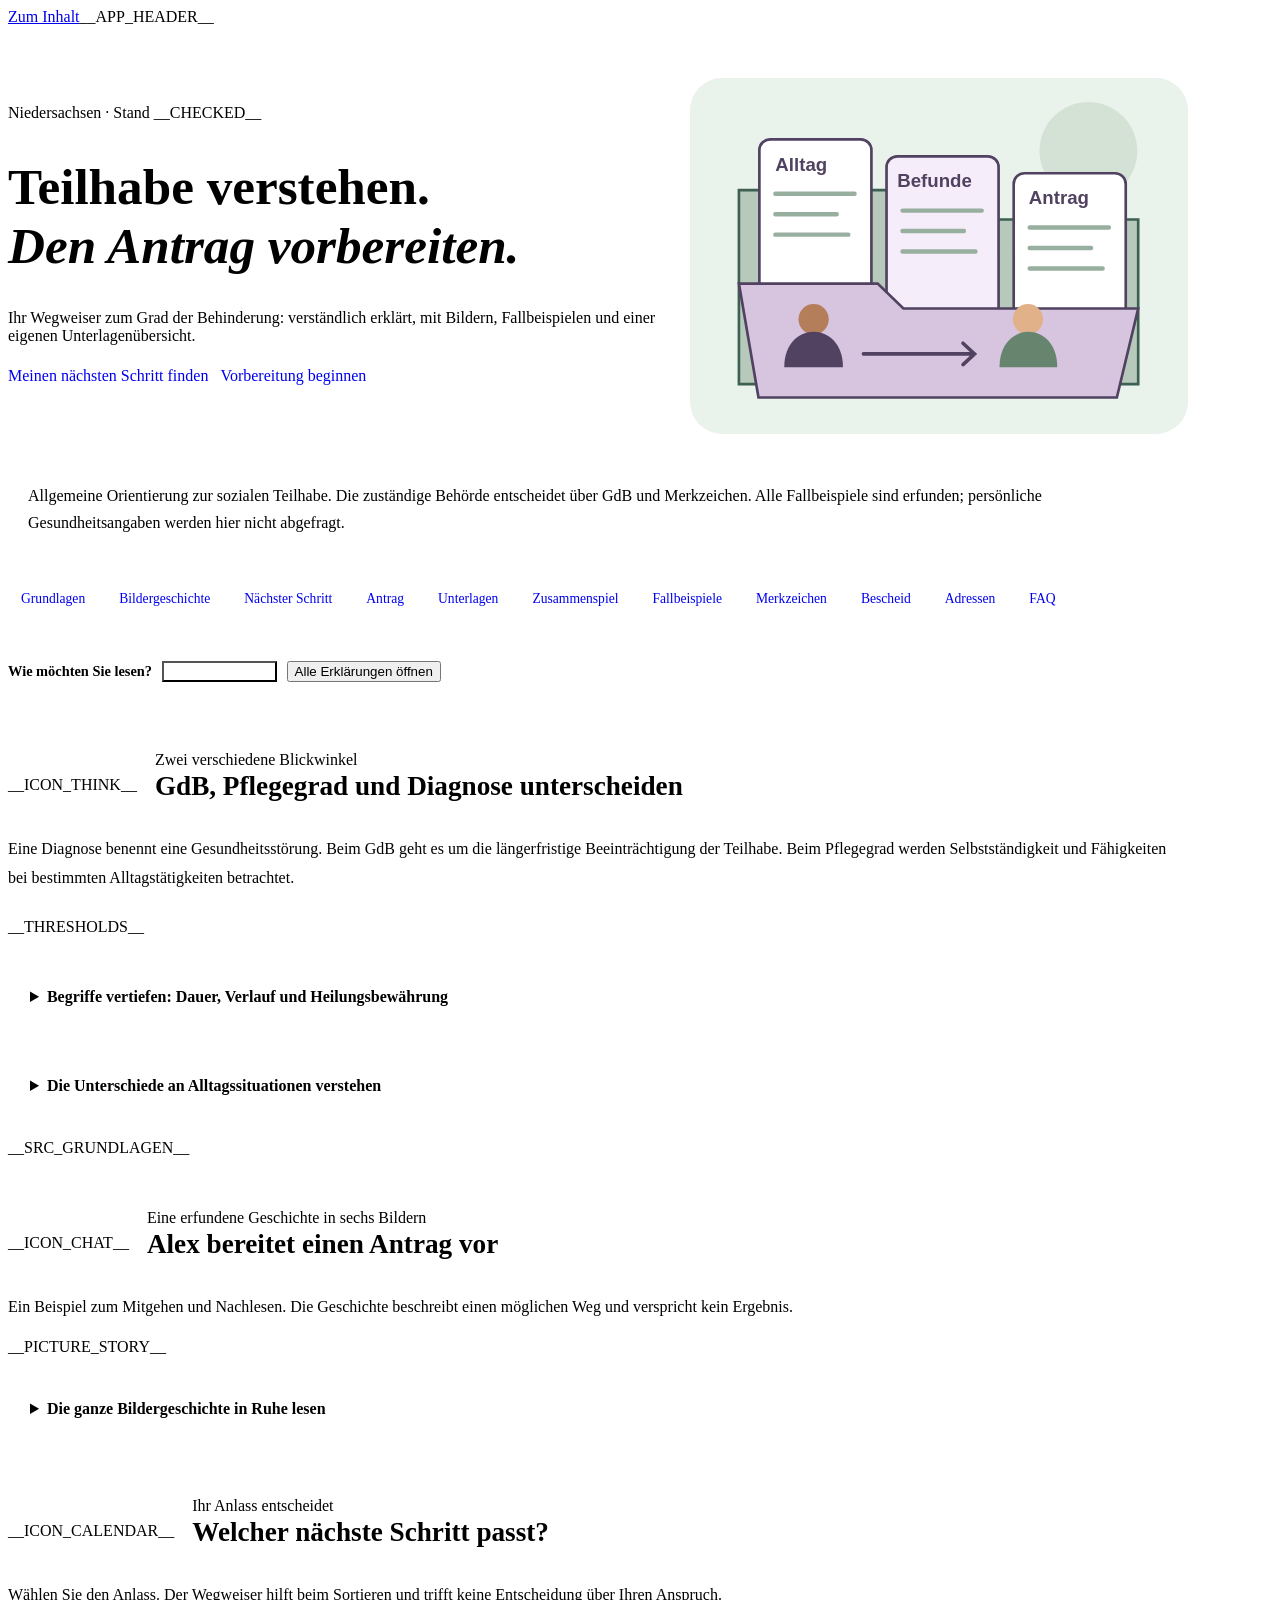
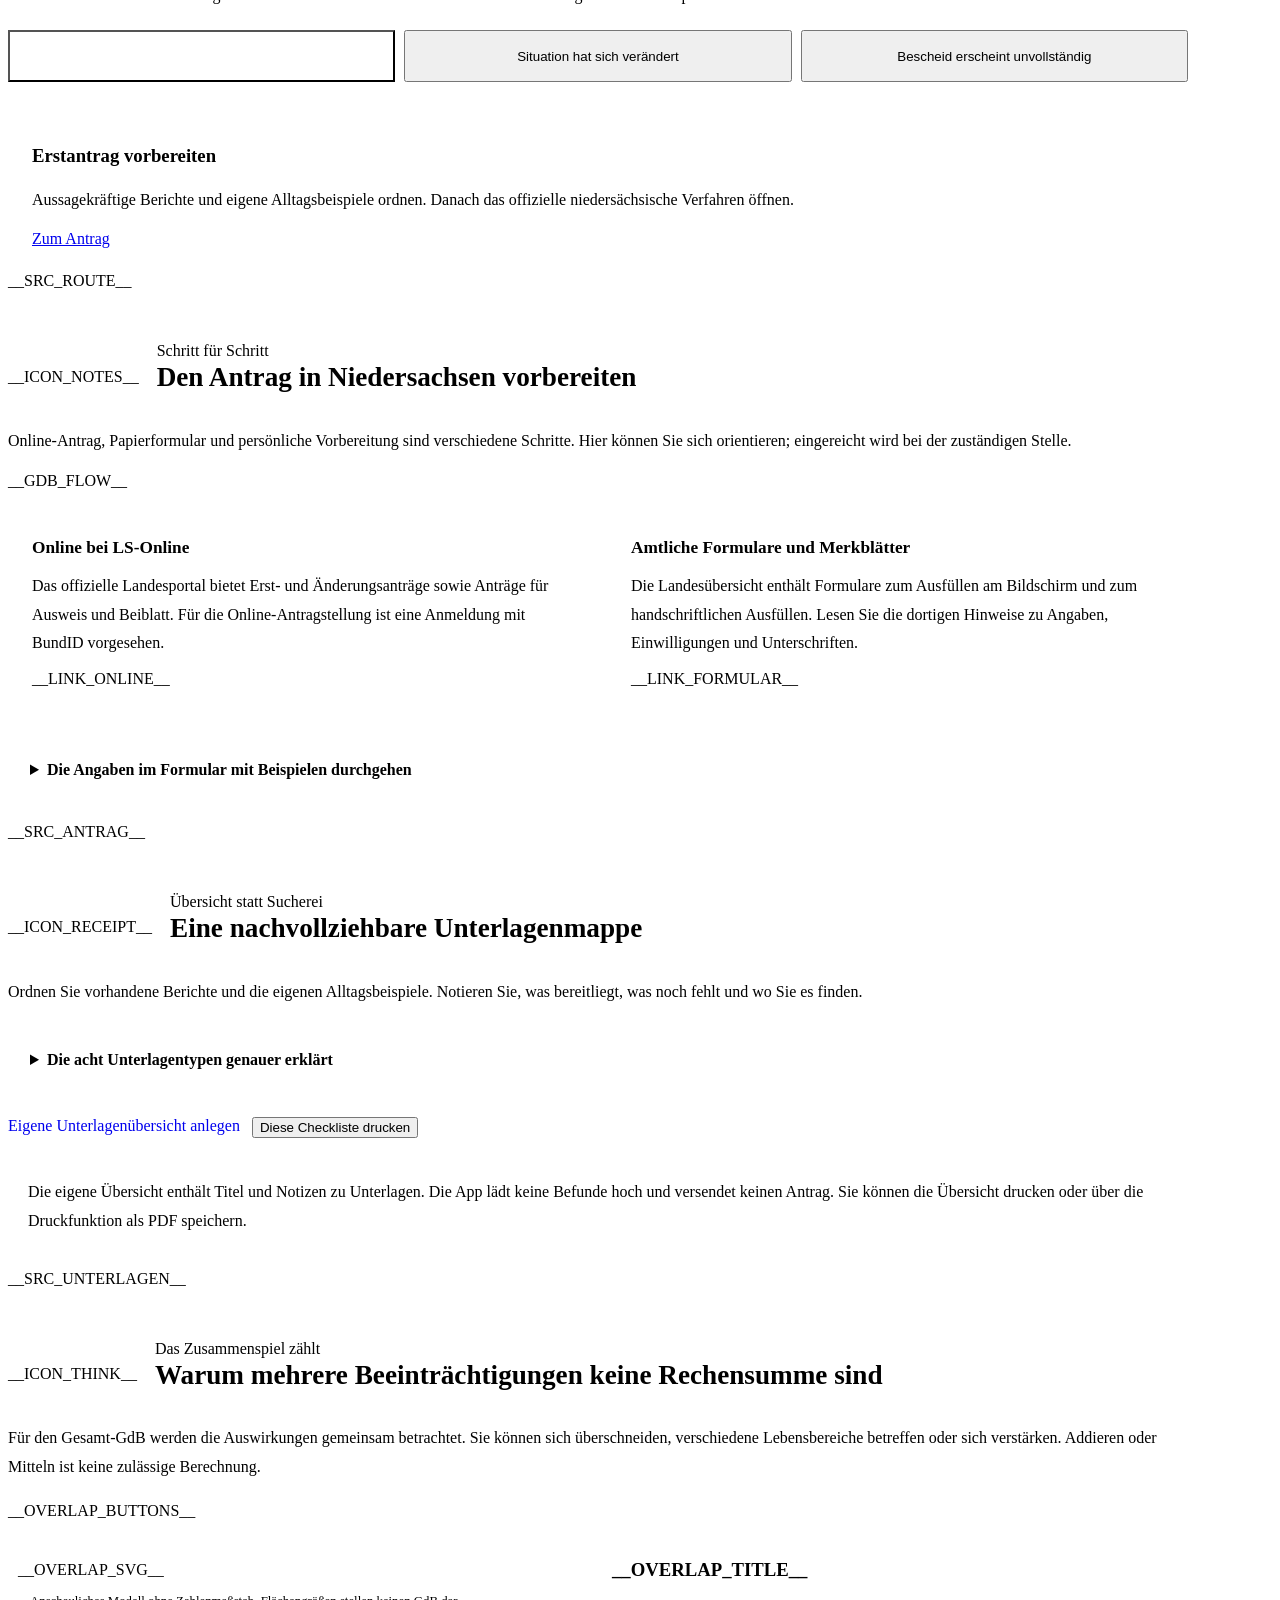
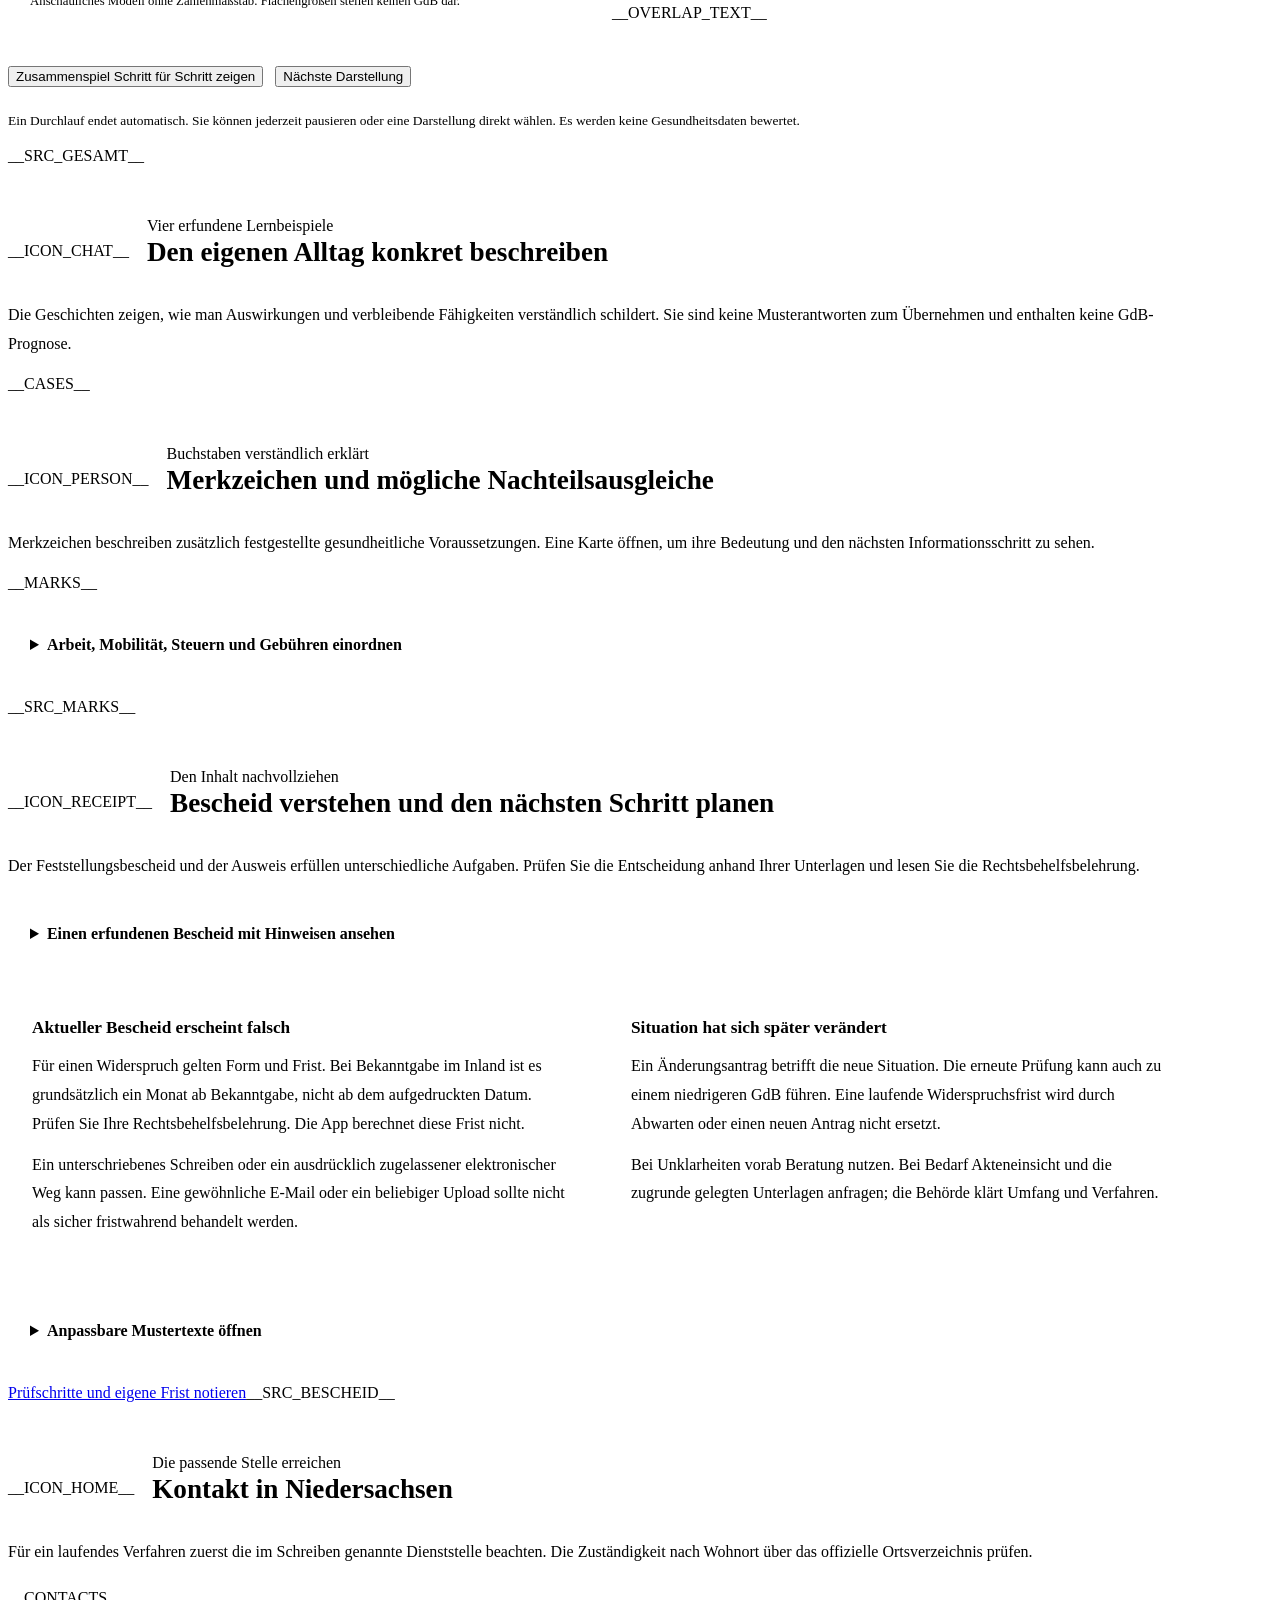
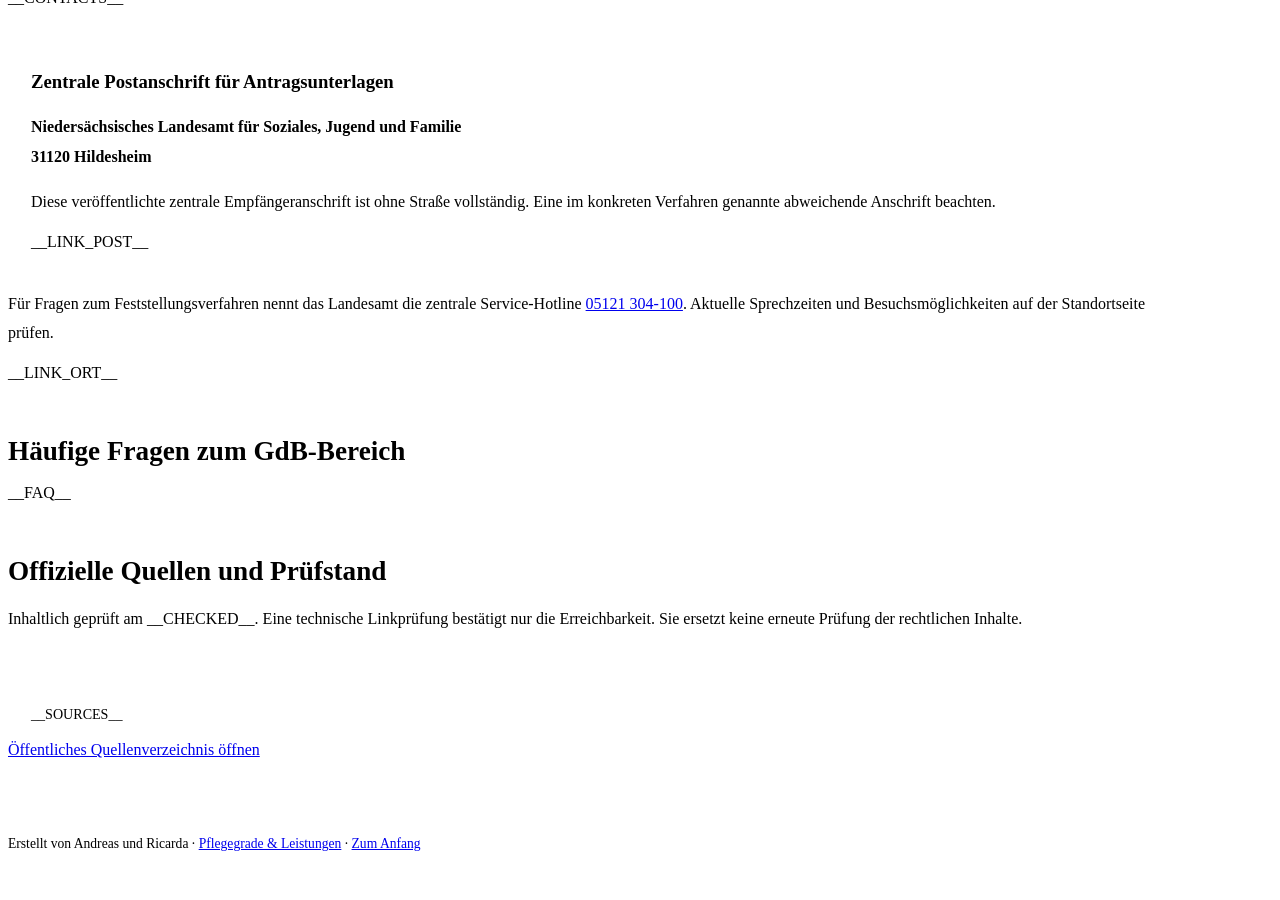
<file: gdb-template.html>
<!doctype html><html lang="de"><head><meta charset="utf-8"><meta name="viewport" content="width=device-width, initial-scale=1"><meta name="theme-color" content="#504260"><meta name="author" content="Andreas und Ricarda"><meta name="description" content="GdB und Schwerbehindertenausweis in Niedersachsen verstehen: bebilderter Leitfaden, Antrag, Unterlagen, Merkzeichen und erfundene Fallbeispiele."><title>GdB &amp; Schwerbehindertenausweis · Pflegegrad-Fragen</title><style>__BASE_CSS__</style><link rel="stylesheet" href="./gdb.css"><link rel="icon" href="./assets/weidenherz-logo.png"></head>
<body id="seitenanfang" data-shared-preferences="true"><a class="skip" href="#gdb-grundlagen">Zum Inhalt</a>__APP_HEADER__
<main class="main gdb-main"><div class="gdb-hero"><div><div class="eyebrow">Niedersachsen · Stand __CHECKED__</div><h1>Teilhabe verstehen.<br><em>Den Antrag vorbereiten.</em></h1><p class="intro">Ihr Wegweiser zum Grad der Behinderung: verständlich erklärt, mit Bildern, Fallbeispielen und einer eigenen Unterlagenübersicht.</p><div class="gdb-actions"><a class="primary" href="#gdb-wegweiser">Meinen nächsten Schritt finden</a><a class="subtle" href="./meine-vorbereitung.html#plan-gdb">Vorbereitung beginnen</a></div></div><img src="./assets/gdb-wegweiser.svg" width="560" height="400" alt="Eine Mappe mit Karten für Alltag, Befunde und Antrag; zwei Menschen besprechen den nächsten Schritt."></div>
<p class="gdb-note">Allgemeine Orientierung zur sozialen Teilhabe. Die zuständige Behörde entscheidet über GdB und Merkzeichen. Alle Fallbeispiele sind erfunden; persönliche Gesundheitsangaben werden hier nicht abgefragt.</p>
<nav class="gdb-jump" aria-label="Inhalt GdB"><a href="#gdb-grundlagen">Grundlagen</a><a href="#gdb-bildergeschichte">Bildergeschichte</a><a href="#gdb-wegweiser">Nächster Schritt</a><a href="#gdb-antrag">Antrag</a><a href="#gdb-unterlagen">Unterlagen</a><a href="#gdb-gesamt">Zusammenspiel</a><a href="#gdb-faelle">Fallbeispiele</a><a href="#gdb-merkzeichen">Merkzeichen</a><a href="#gdb-bescheid">Bescheid</a><a href="#gdb-kontakte">Adressen</a><a href="#gdb-faq">FAQ</a></nav>
<div class="gdb-reading-choice" role="group" aria-label="Umfang der Erklärungen"><span>Wie möchten Sie lesen?</span><button class="subtle" id="gdbBrief" aria-pressed="true">Kurzer Überblick</button><button class="subtle" id="gdbFull" aria-pressed="false">Alle Erklärungen öffnen</button></div>
<section id="gdb-grundlagen" class="gdb-section"><div class="gdb-section-head">__ICON_THINK__<div><span class="eyebrow">Zwei verschiedene Blickwinkel</span><h2>GdB, Pflegegrad und Diagnose unterscheiden</h2></div></div><p>Eine Diagnose benennt eine Gesundheitsstörung. Beim GdB geht es um die längerfristige Beeinträchtigung der Teilhabe. Beim Pflegegrad werden Selbstständigkeit und Fähigkeiten bei bestimmten Alltagstätigkeiten betrachtet.</p>
<div class="gdb-thresholds">__THRESHOLDS__</div><details class="gdb-depth"><summary>Begriffe vertiefen: Dauer, Verlauf und Heilungsbewährung</summary><div class="gdb-two"><article class="gdb-card"><h3>Was heißt längerfristig?</h3><p>Die gesetzliche Definition bezieht sich auf Beeinträchtigungen, die mit hoher Wahrscheinlichkeit länger als sechs Monate an der gleichberechtigten Teilhabe hindern können. Beginn, Verlauf und voraussichtliche Dauer verständlich beschreiben.</p></article><article class="gdb-card"><h3>Was heißt Heilungsbewährung?</h3><p>Bei bestimmten Gesundheitsstörungen wird nach Behandlung für einen begrenzten Zeitraum die weitere Entwicklung abgewartet. Dafür gelten besondere Bewertungsregeln. Eine spätere Prüfung und das Ablaufdatum des Ausweises sind unterschiedliche Angaben.</p></article></div><p>Für Sonderfälle und die Bewertung der einzelnen Funktionssysteme die aktuellen versorgungsmedizinischen Grundsätze und fachliche Beratung heranziehen. Die Übersicht in dieser App ersetzt keine individuelle Feststellung.</p></details><details class="gdb-depth"><summary>Die Unterschiede an Alltagssituationen verstehen</summary><p>Eine Diagnose allein legt weder GdB noch Pflegegrad fest. Die beiden Verfahren haben eigene Maßstäbe. Wählen Sie eine erfundene Alltagssituation und vergleichen Sie die Fragen.</p><div class="gdb-choice" role="group" aria-label="Alltagssituation auswählen">__COMPARE_BUTTONS__</div><p id="gdbCompareScene">__COMPARE_SCENE__</p><div class="gdb-two"><article class="gdb-card"><span class="gdb-label">GdB · Teilhabe</span><h3>Welche Auswirkungen bestehen?</h3><p id="gdbCompareGdb">__COMPARE_GDB__</p></article><article class="gdb-card"><span class="gdb-label">Pflegegrad · Selbstständigkeit</span><h3>Welche Unterstützung ist nötig?</h3><p id="gdbCompareCare">__COMPARE_CARE__</p></article></div><p>Es gibt hier keine Umrechnung zwischen GdB und Pflegegrad. <a href="./pflegegradrechner.html">Zum gesonderten Pflegegradrechner für Erwachsene</a>.</p></details>__SRC_GRUNDLAGEN__</section>
<section id="gdb-bildergeschichte" class="gdb-section"><div class="gdb-section-head">__ICON_CHAT__<div><span class="eyebrow">Eine erfundene Geschichte in sechs Bildern</span><h2>Alex bereitet einen Antrag vor</h2></div></div><p>Ein Beispiel zum Mitgehen und Nachlesen. Die Geschichte beschreibt einen möglichen Weg und verspricht kein Ergebnis.</p>__PICTURE_STORY__<details class="gdb-depth"><summary>Die ganze Bildergeschichte in Ruhe lesen</summary><div class="gdb-story-all">__PICTURE_STORY_ALL__</div></details></section>
<section id="gdb-wegweiser" class="gdb-section"><div class="gdb-section-head">__ICON_CALENDAR__<div><span class="eyebrow">Ihr Anlass entscheidet</span><h2>Welcher nächste Schritt passt?</h2></div></div><p>Wählen Sie den Anlass. Der Wegweiser hilft beim Sortieren und trifft keine Entscheidung über Ihren Anspruch.</p><div class="gdb-choice" role="group" aria-label="Anlass für den GdB-Wegweiser"><button class="subtle" data-gdb-route="erst" aria-pressed="true">Noch kein Feststellungsbescheid</button><button class="subtle" data-gdb-route="aenderung" aria-pressed="false">Situation hat sich verändert</button><button class="subtle" data-gdb-route="widerspruch" aria-pressed="false">Bescheid erscheint unvollständig</button></div><article class="gdb-route-output" id="gdbRoute" aria-live="polite"><h3>Erstantrag vorbereiten</h3><p>Aussagekräftige Berichte und eigene Alltagsbeispiele ordnen. Danach das offizielle niedersächsische Verfahren öffnen.</p><a href="#gdb-antrag">Zum Antrag</a></article>__SRC_ROUTE__</section>
<section id="gdb-antrag" class="gdb-section"><div class="gdb-section-head">__ICON_NOTES__<div><span class="eyebrow">Schritt für Schritt</span><h2>Den Antrag in Niedersachsen vorbereiten</h2></div></div><p>Online-Antrag, Papierformular und persönliche Vorbereitung sind verschiedene Schritte. Hier können Sie sich orientieren; eingereicht wird bei der zuständigen Stelle.</p>__GDB_FLOW__<div class="gdb-two"><article class="gdb-card"><h3>Online bei LS-Online</h3><p>Das offizielle Landesportal bietet Erst- und Änderungsanträge sowie Anträge für Ausweis und Beiblatt. Für die Online-Antragstellung ist eine Anmeldung mit BundID vorgesehen.</p>__LINK_ONLINE__</article><article class="gdb-card"><h3>Amtliche Formulare und Merkblätter</h3><p>Die Landesübersicht enthält Formulare zum Ausfüllen am Bildschirm und zum handschriftlichen Ausfüllen. Lesen Sie die dortigen Hinweise zu Angaben, Einwilligungen und Unterschriften.</p>__LINK_FORMULAR__</article></div><details class="gdb-depth"><summary>Die Angaben im Formular mit Beispielen durchgehen</summary><p>Diese Bildkarten erklären die Vorbereitung. Maßgeblich bleibt das aktuelle amtliche Formular. Ausweisnummern, Steuer-ID und Gesundheitsunterlagen nur in das offizielle Verfahren eingeben.</p><div class="gdb-form-grid">__FORM_FIELDS__</div></details>__SRC_ANTRAG__</section>
<section id="gdb-unterlagen" class="gdb-section"><div class="gdb-section-head">__ICON_RECEIPT__<div><span class="eyebrow">Übersicht statt Sucherei</span><h2>Eine nachvollziehbare Unterlagenmappe</h2></div></div><p>Ordnen Sie vorhandene Berichte und die eigenen Alltagsbeispiele. Notieren Sie, was bereitliegt, was noch fehlt und wo Sie es finden.</p><details class="gdb-depth"><summary>Die acht Unterlagentypen genauer erklärt</summary><div class="gdb-document-grid">__DOCUMENTS__</div></details><div class="gdb-actions"><a class="primary" href="./meine-vorbereitung.html#plan-gdb">Eigene Unterlagenübersicht anlegen</a><button class="subtle" id="printGdbChecklist">Diese Checkliste drucken</button></div><p class="gdb-note">Die eigene Übersicht enthält Titel und Notizen zu Unterlagen. Die App lädt keine Befunde hoch und versendet keinen Antrag. Sie können die Übersicht drucken oder über die Druckfunktion als PDF speichern.</p>__SRC_UNTERLAGEN__</section>
<section id="gdb-gesamt" class="gdb-section"><div class="gdb-section-head">__ICON_THINK__<div><span class="eyebrow">Das Zusammenspiel zählt</span><h2>Warum mehrere Beeinträchtigungen keine Rechensumme sind</h2></div></div><p>Für den Gesamt-GdB werden die Auswirkungen gemeinsam betrachtet. Sie können sich überschneiden, verschiedene Lebensbereiche betreffen oder sich verstärken. Addieren oder Mitteln ist keine zulässige Berechnung.</p><div class="gdb-choice" role="group" aria-label="Zusammenspiel auswählen">__OVERLAP_BUTTONS__</div><div class="gdb-overlap-grid"><figure class="gdb-overlap-picture" id="gdbOverlapPicture">__OVERLAP_SVG__<figcaption>Anschauliches Modell ohne Zahlenmaßstab. Flächengrößen stellen keinen GdB dar.</figcaption></figure><article><h3 id="gdbOverlapTitle">__OVERLAP_TITLE__</h3><p id="gdbOverlapText">__OVERLAP_TEXT__</p></article></div><div class="gdb-actions"><button class="subtle" id="gdbOverlapPlay" aria-pressed="false">Zusammenspiel Schritt für Schritt zeigen</button><button class="subtle" id="gdbOverlapNext">Nächste Darstellung</button></div><p class="gdb-small">Ein Durchlauf endet automatisch. Sie können jederzeit pausieren oder eine Darstellung direkt wählen. Es werden keine Gesundheitsdaten bewertet.</p>__SRC_GESAMT__</section>
<section id="gdb-faelle" class="gdb-section"><div class="gdb-section-head">__ICON_CHAT__<div><span class="eyebrow">Vier erfundene Lernbeispiele</span><h2>Den eigenen Alltag konkret beschreiben</h2></div></div><p>Die Geschichten zeigen, wie man Auswirkungen und verbleibende Fähigkeiten verständlich schildert. Sie sind keine Musterantworten zum Übernehmen und enthalten keine GdB-Prognose.</p><div class="gdb-case-grid">__CASES__</div></section>
<section id="gdb-merkzeichen" class="gdb-section"><div class="gdb-section-head">__ICON_PERSON__<div><span class="eyebrow">Buchstaben verständlich erklärt</span><h2>Merkzeichen und mögliche Nachteilsausgleiche</h2></div></div><p>Merkzeichen beschreiben zusätzlich festgestellte gesundheitliche Voraussetzungen. Eine Karte öffnen, um ihre Bedeutung und den nächsten Informationsschritt zu sehen.</p><div class="gdb-marks">__MARKS__</div><details class="gdb-depth"><summary>Arbeit, Mobilität, Steuern und Gebühren einordnen</summary><div class="gdb-two"><article class="gdb-card"><h3>Gleichstellung im Arbeitsleben</h3><p>Bei GdB 30 oder 40 kann eine Gleichstellung infrage kommen, wenn ein geeigneter Arbeitsplatz behinderungsbedingt sonst nicht erlangt oder behalten werden kann. Die Agentur für Arbeit prüft weitere Voraussetzungen. Gleichstellung umfasst keinen Schwerbehindertenausweis und keinen Zusatzurlaub.</p>__LINK_GLEICH__</article><article class="gdb-card"><h3>Nachteilsausgleiche gezielt nachlesen</h3><p>Für Mobilität, Arbeit, Steuern und Gebühren gelten jeweils eigene Bedingungen. Die Landesübersicht führt zu den passenden Informationen. Ob ein weiterer Antrag oder Nachweis nötig ist, dort prüfen.</p>__LINK_NACHTEILE__</article></div></details>__SRC_MARKS__</section>
<section id="gdb-bescheid" class="gdb-section"><div class="gdb-section-head">__ICON_RECEIPT__<div><span class="eyebrow">Den Inhalt nachvollziehen</span><h2>Bescheid verstehen und den nächsten Schritt planen</h2></div></div><p>Der Feststellungsbescheid und der Ausweis erfüllen unterschiedliche Aufgaben. Prüfen Sie die Entscheidung anhand Ihrer Unterlagen und lesen Sie die Rechtsbehelfsbelehrung.</p><details class="gdb-depth"><summary>Einen erfundenen Bescheid mit Hinweisen ansehen</summary><p class="gdb-note">Frei erfundenes, stark gekürztes Lernmuster. Kein amtliches Formular und keine Entscheidung über eine echte Person.</p><div class="gdb-notice"><div class="gdb-label">LERNMUSTER · 15.10.2026 · AZ MUSTER-001</div><h3>Feststellungsbescheid</h3><div class="gdb-notice-controls" role="group" aria-label="Teile des Musterbescheids erklären">__NOTICE_BUTTONS__</div><p id="gdbNoticeHelp" role="status">Wählen Sie einen Teil des Bescheids. Darunter erscheint, was Sie daran prüfen können.</p></div></details>
<div class="gdb-two"><article class="gdb-card"><h3>Aktueller Bescheid erscheint falsch</h3><p>Für einen Widerspruch gelten Form und Frist. Bei Bekanntgabe im Inland ist es grundsätzlich ein Monat ab Bekanntgabe, nicht ab dem aufgedruckten Datum. Prüfen Sie Ihre Rechtsbehelfsbelehrung. Die App berechnet diese Frist nicht.</p><p>Ein unterschriebenes Schreiben oder ein ausdrücklich zugelassener elektronischer Weg kann passen. Eine gewöhnliche E-Mail oder ein beliebiger Upload sollte nicht als sicher fristwahrend behandelt werden.</p></article><article class="gdb-card"><h3>Situation hat sich später verändert</h3><p>Ein Änderungsantrag betrifft die neue Situation. Die erneute Prüfung kann auch zu einem niedrigeren GdB führen. Eine laufende Widerspruchsfrist wird durch Abwarten oder einen neuen Antrag nicht ersetzt.</p><p>Bei Unklarheiten vorab Beratung nutzen. Bei Bedarf Akteneinsicht und die zugrunde gelegten Unterlagen anfragen; die Behörde klärt Umfang und Verfahren.</p></article></div><details class="gdb-depth"><summary>Anpassbare Mustertexte öffnen</summary><p>Platzhalter ersetzen, Inhalt und zulässigen Übermittlungsweg prüfen. Die Texte werden nicht von der App versendet.</p>__LETTER_TEMPLATES__</details><a class="subtle" href="./meine-vorbereitung.html#plan-bescheid">Prüfschritte und eigene Frist notieren</a>__SRC_BESCHEID__</section>
<section id="gdb-kontakte" class="gdb-section"><div class="gdb-section-head">__ICON_HOME__<div><span class="eyebrow">Die passende Stelle erreichen</span><h2>Kontakt in Niedersachsen</h2></div></div><p>Für ein laufendes Verfahren zuerst die im Schreiben genannte Dienststelle beachten. Die Zuständigkeit nach Wohnort über das offizielle Ortsverzeichnis prüfen.</p><div class="gdb-two">__CONTACTS__</div><article class="gdb-post"><h3>Zentrale Postanschrift für Antragsunterlagen</h3><address>Niedersächsisches Landesamt für Soziales, Jugend und Familie<br>31120 Hildesheim</address><p>Diese veröffentlichte zentrale Empfängeranschrift ist ohne Straße vollständig. Eine im konkreten Verfahren genannte abweichende Anschrift beachten.</p>__LINK_POST__</article><p>Für Fragen zum Feststellungsverfahren nennt das Landesamt die zentrale Service-Hotline <a href="tel:05121304100">05121 304-100</a>. Aktuelle Sprechzeiten und Besuchsmöglichkeiten auf der Standortseite prüfen.</p>__LINK_ORT__</section>
<section id="gdb-faq" class="gdb-section"><h2>Häufige Fragen zum GdB-Bereich</h2>__FAQ__</section>
<section id="gdb-quellen" class="gdb-section"><h2>Offizielle Quellen und Prüfstand</h2><p>Inhaltlich geprüft am __CHECKED__. Eine technische Linkprüfung bestätigt nur die Erreichbarkeit. Sie ersetzt keine erneute Prüfung der rechtlichen Inhalte.</p><p id="gdbReviewState" class="gdb-note"></p><ol class="gdb-sources">__SOURCES__</ol><a class="subtle" href="./source-registry.json">Öffentliches Quellenverzeichnis öffnen</a></section>
<footer class="gdb-footer">Erstellt von Andreas und Ricarda · <a href="./">Pflegegrade &amp; Leistungen</a> · <a href="#seitenanfang">Zum Anfang</a></footer></main><noscript><p class="gdb-note">Alle Erklärungen und Links sind lesbar. Für den interaktiven Wegweiser und die Animationen JavaScript aktivieren.</p></noscript><script type="application/json" id="gdbData">__GDB_DATA__</script><script src="./gdb-story.js"></script><script src="./gdb.js"></script></body></html>
</file>
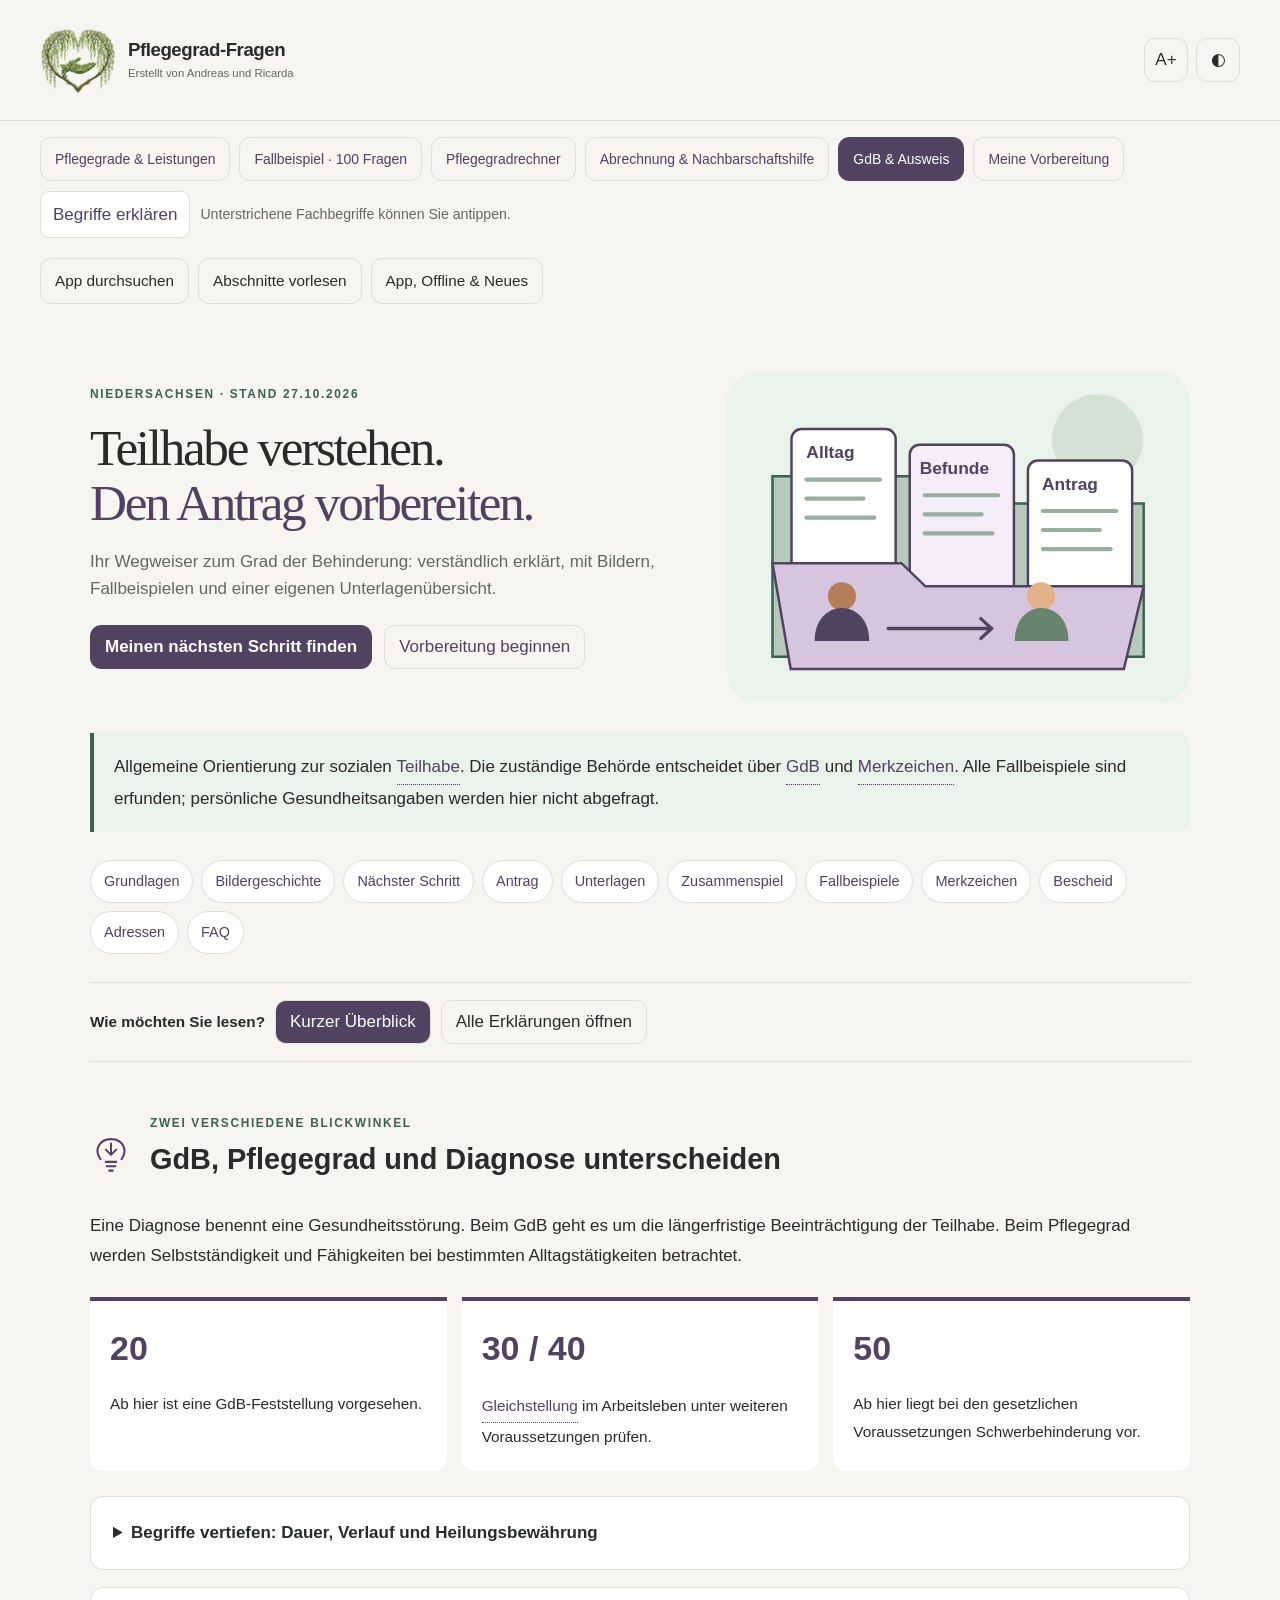
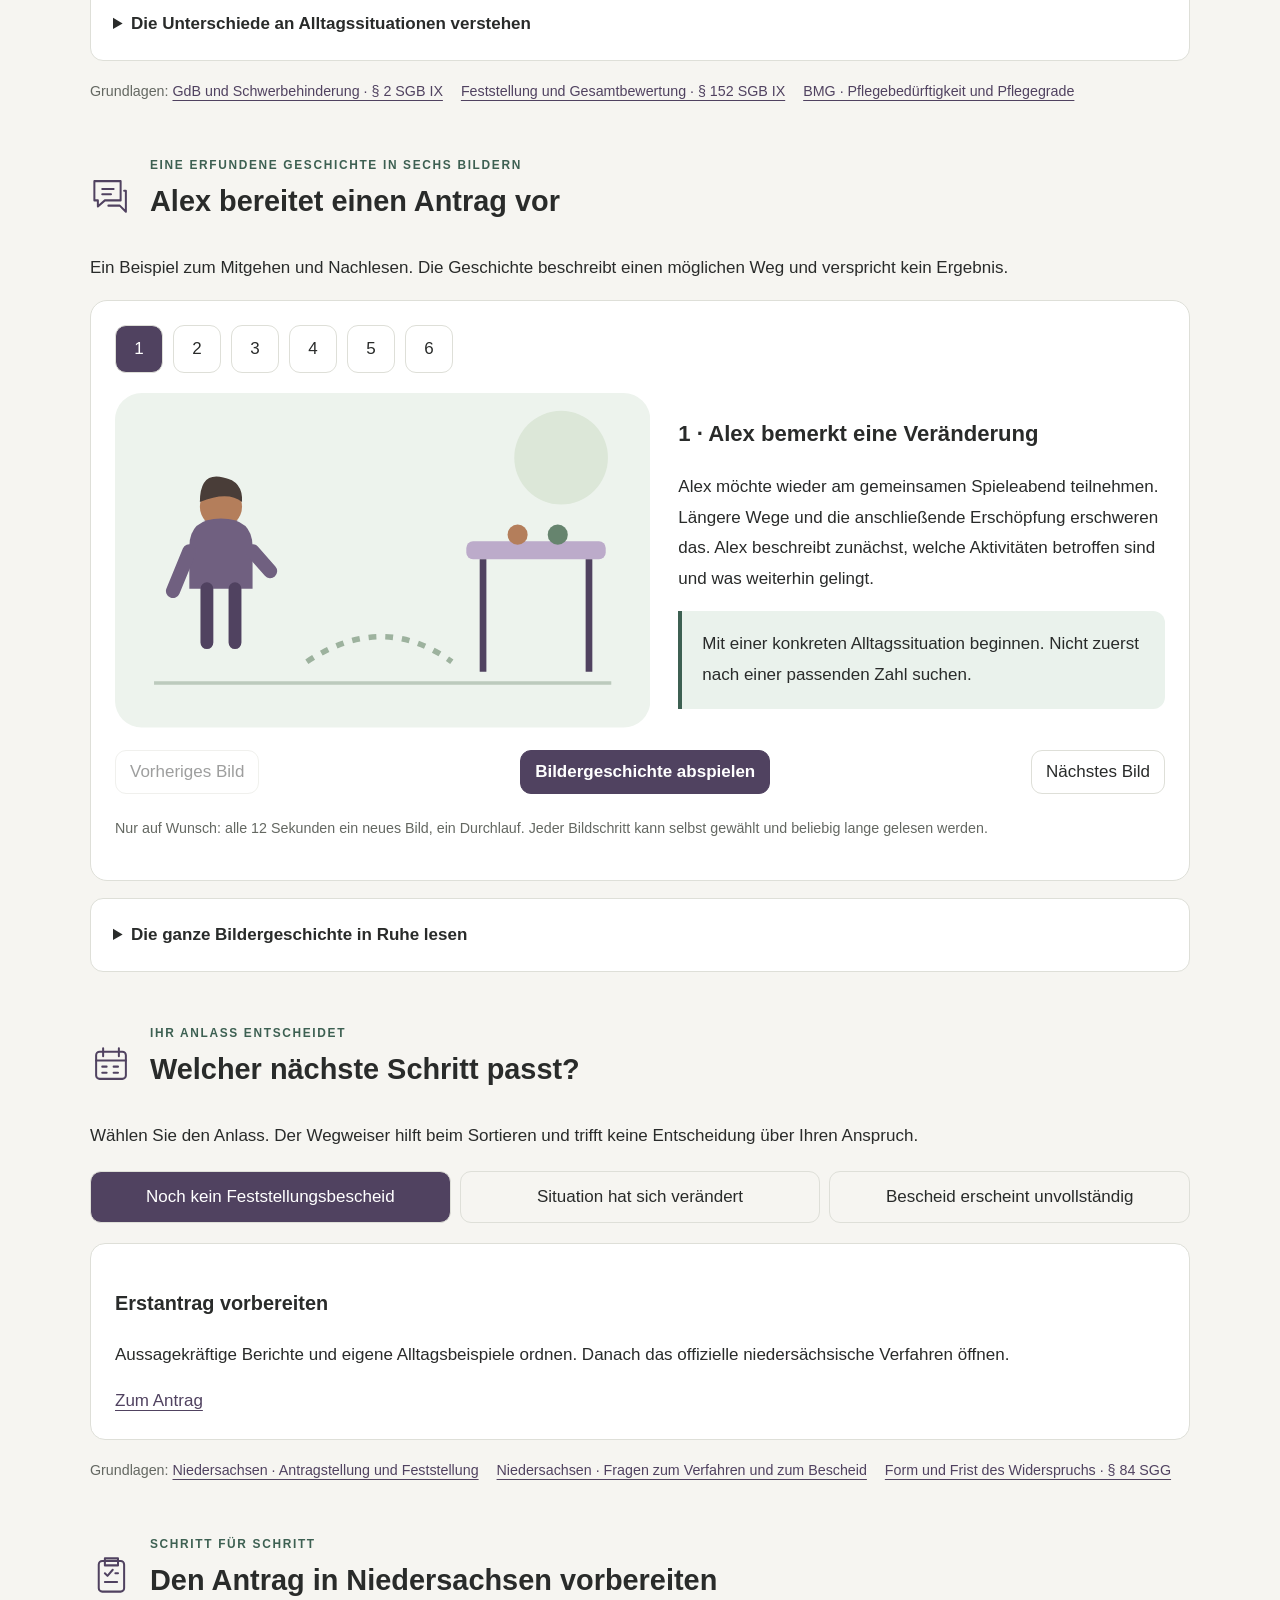
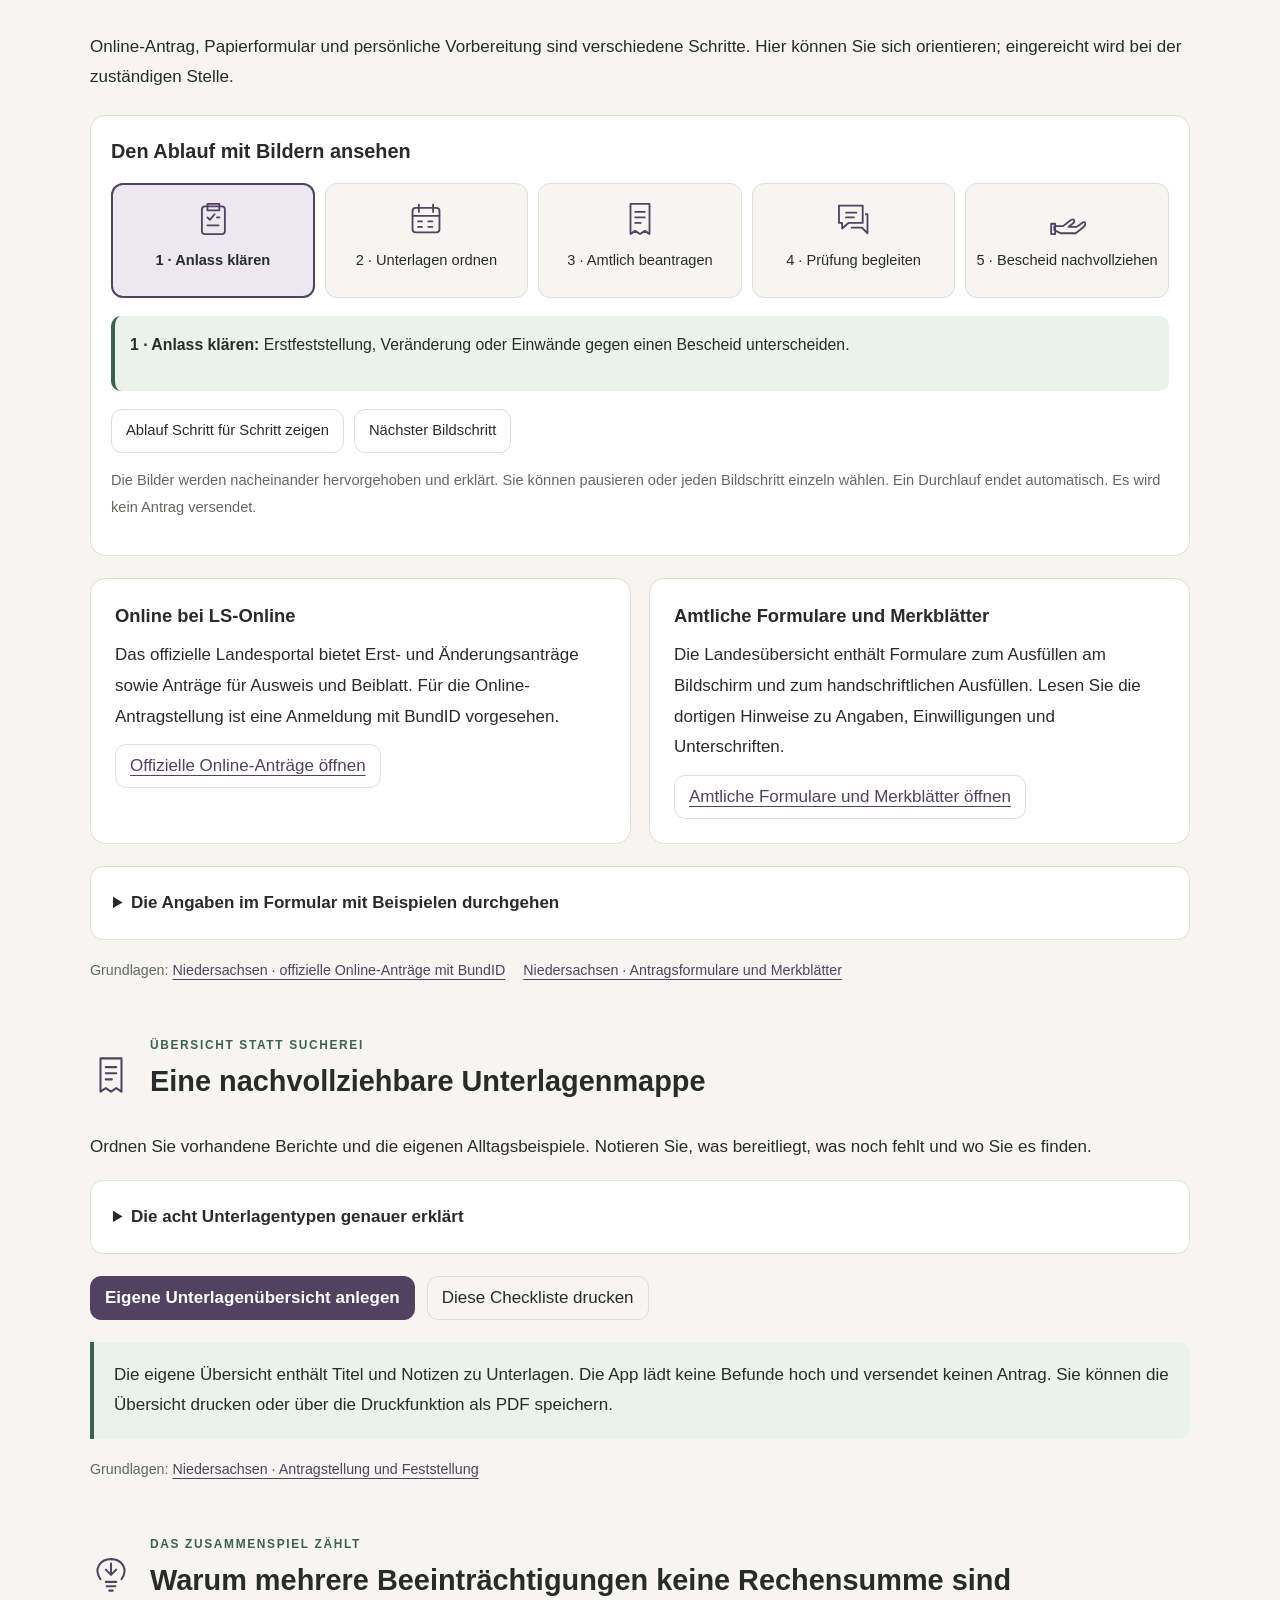
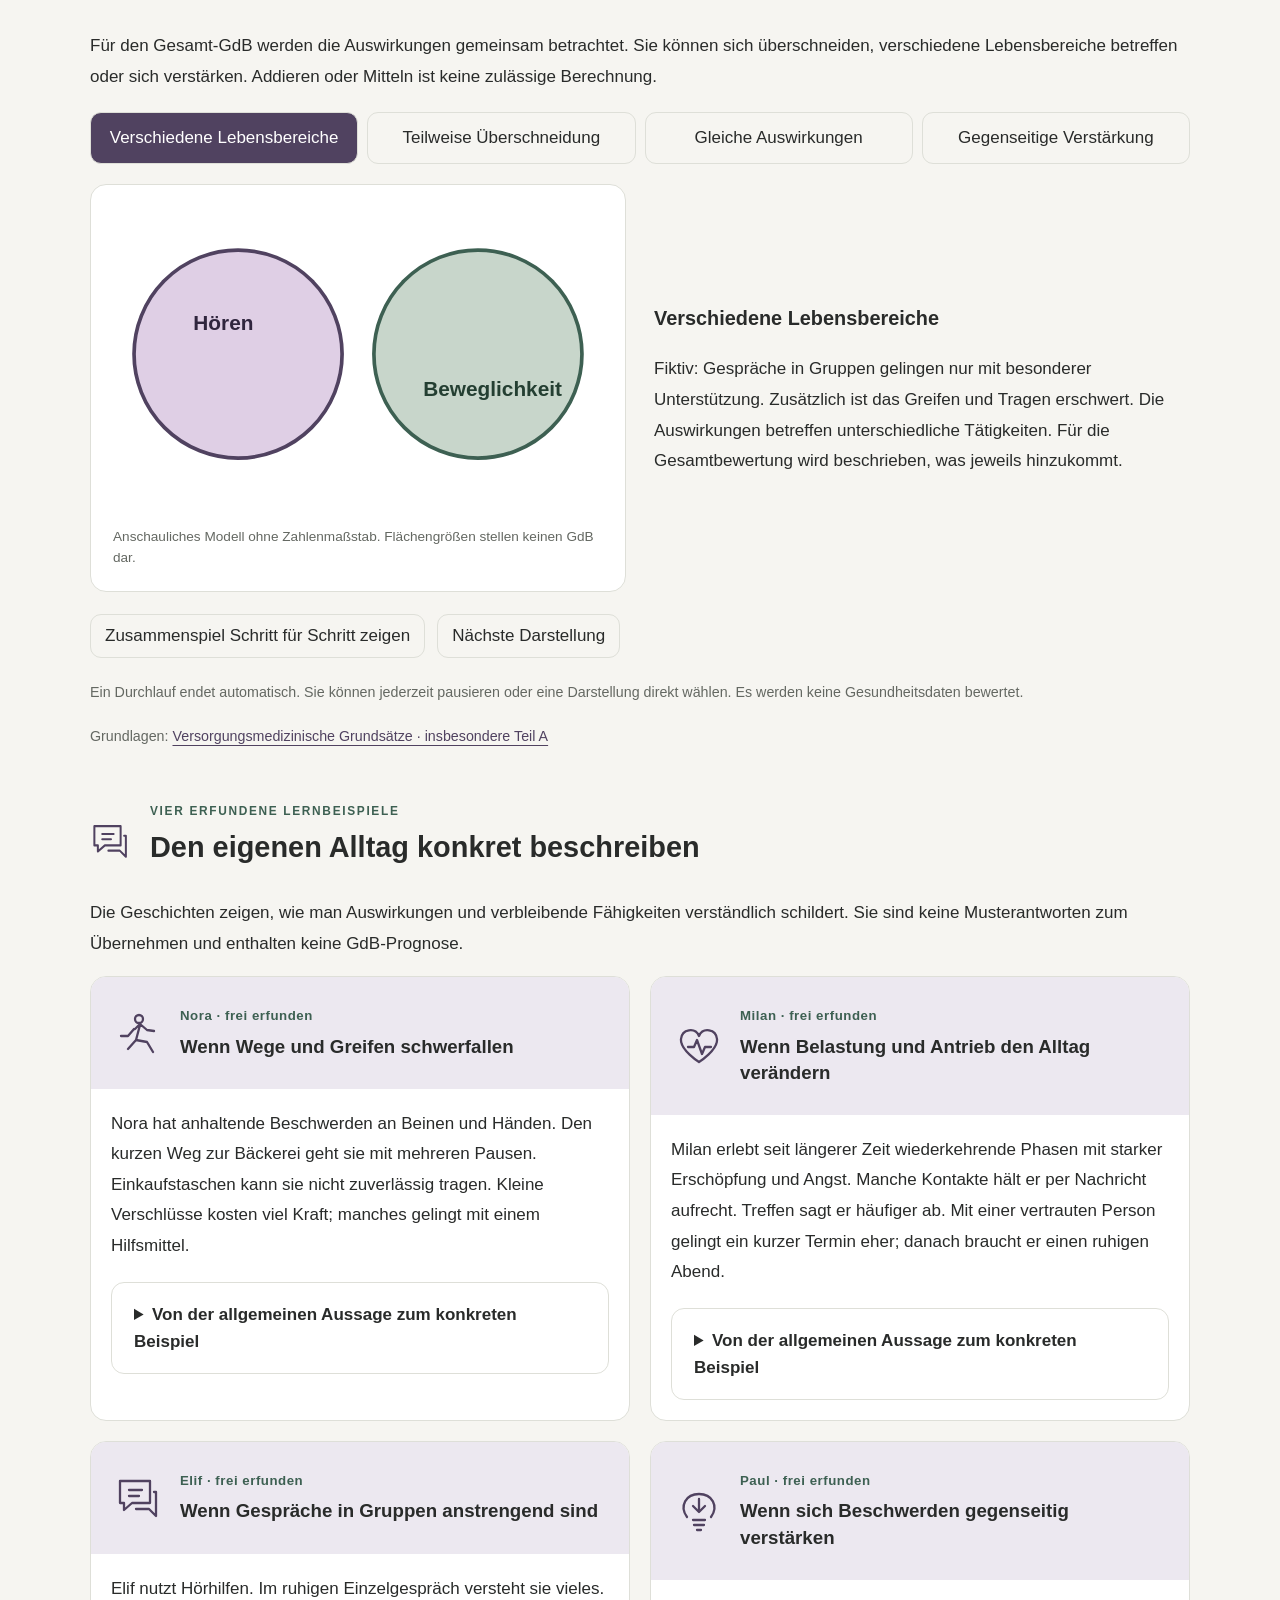
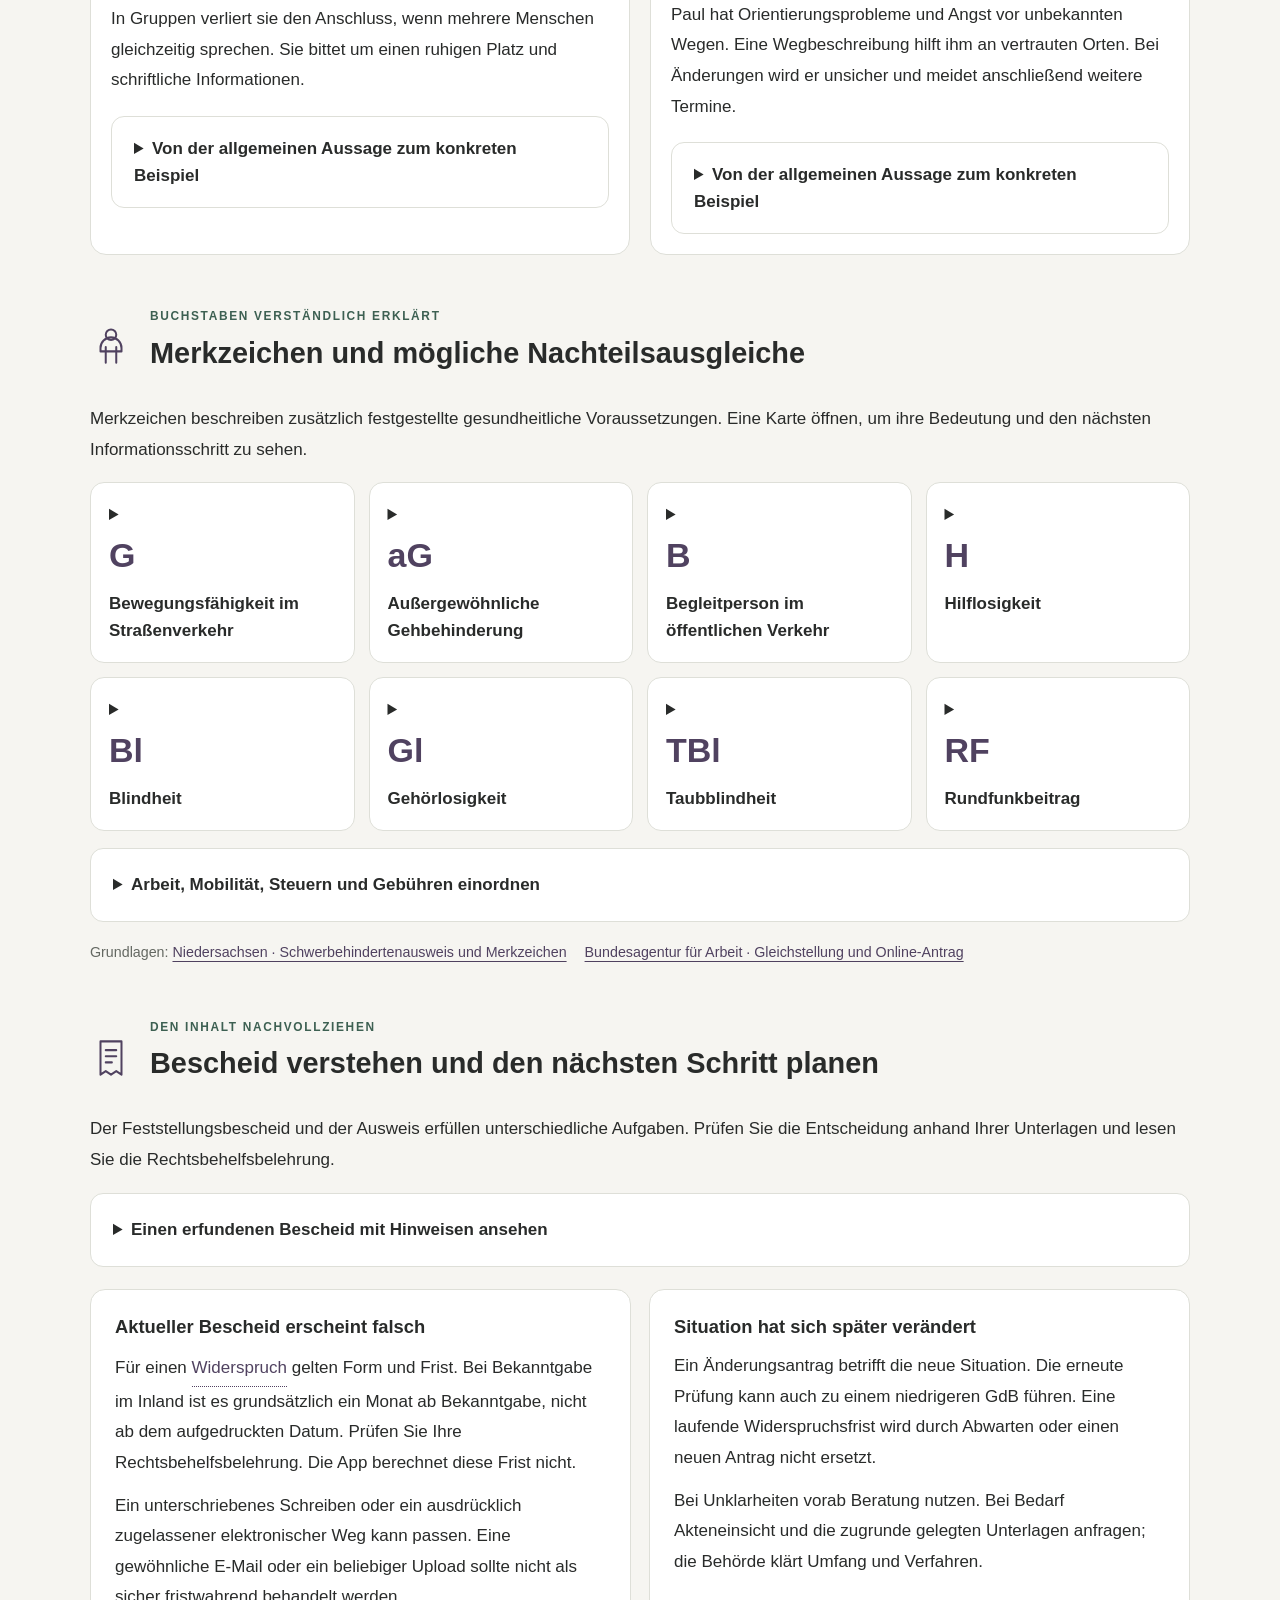
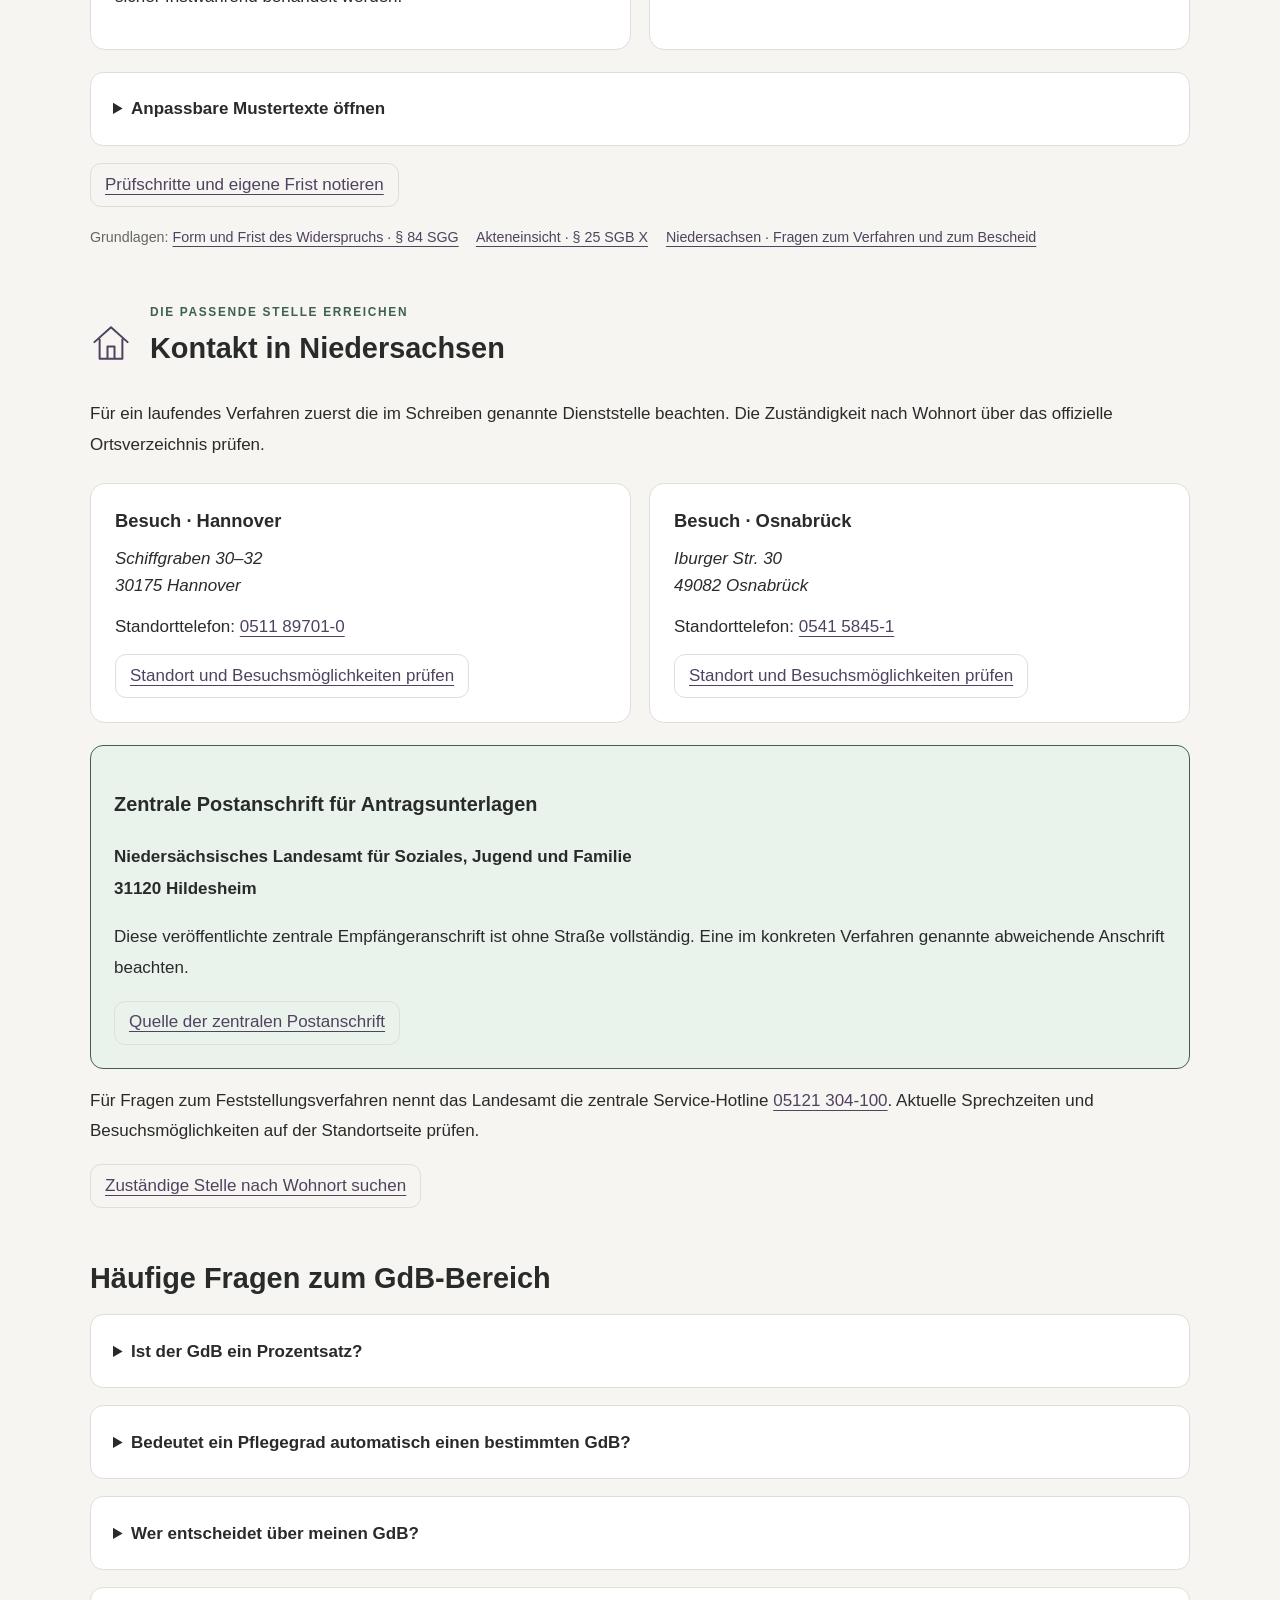
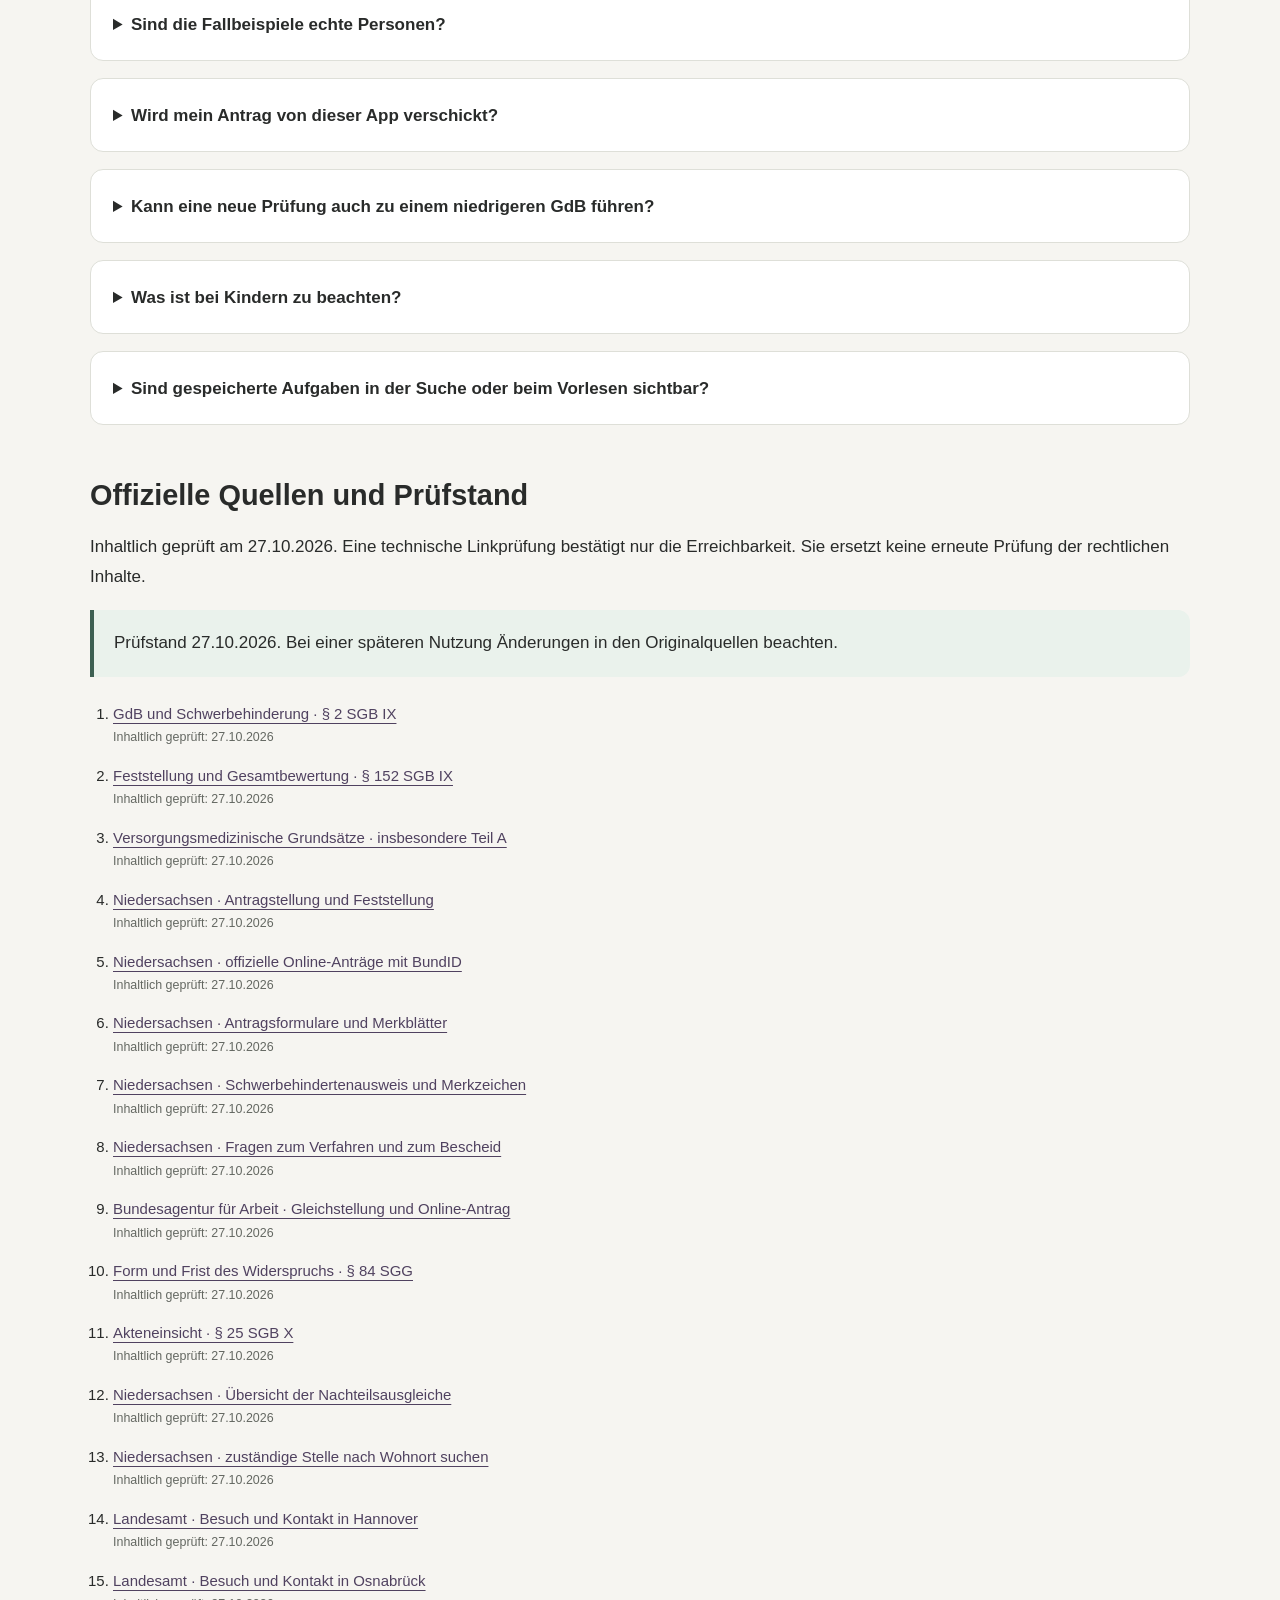
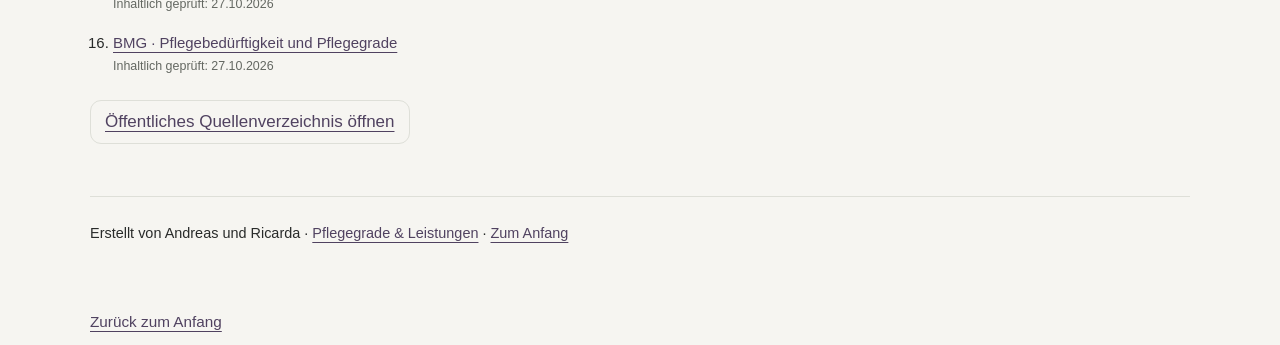
<file: gdb.html>
<!doctype html><html lang="de"><head><meta charset="utf-8"><meta name="viewport" content="width=device-width, initial-scale=1"><meta name="theme-color" content="#504260"><meta name="author" content="Andreas und Ricarda"><meta name="description" content="GdB und Schwerbehindertenausweis in Niedersachsen verstehen: bebilderter Leitfaden, Antrag, Unterlagen, Merkzeichen und erfundene Fallbeispiele."><title>GdB &amp; Schwerbehindertenausweis · Pflegegrad-Fragen</title><style>
:root{--bg:#f6f5f1;--paper:#fff;--ink:#292b2a;--muted:#646862;--line:#dedfd8;--purple:#504260;--light:#ece8f0;--green:#3d6052;--sage:#eaf2ec;--body:17px;--radius:18px}*{box-sizing:border-box}html{font-size:var(--body);scroll-behavior:auto}body{margin:0;background:var(--bg);color:var(--ink);font-family:-apple-system,BlinkMacSystemFont,"Segoe UI",sans-serif;line-height:1.6}button,input,textarea,select{font:inherit}button,a,input,textarea{touch-action:manipulation}button{cursor:pointer}button:disabled{cursor:default;opacity:.45}a{color:var(--purple);text-underline-offset:4px}button:focus-visible,a:focus-visible,input:focus-visible,textarea:focus-visible{outline:3px solid #8767aa;outline-offset:4px}button{color:inherit}button svg{width:19px;height:19px;flex-shrink:0;pointer-events:none}.skip{position:absolute;top:-100px;left:16px;z-index:99;padding:12px;background:white}.skip:focus{top:12px}header{border-bottom:1px solid var(--line);background:var(--bg)}.topbar{max-width:1280px;margin:auto;padding:22px 40px;display:flex;align-items:center;justify-content:space-between;gap:18px}.brand{display:flex;gap:12px;align-items:center;font-weight:750;font-size:1.1rem;letter-spacing:-.025em}.brand-icon{width:37px;height:37px;background:var(--purple);color:white;display:grid;place-items:center;border-radius:11px}.brand-icon svg{width:21px;height:21px}.top-actions{display:flex;gap:8px}.icon-btn,.subtle,.pill,.primary{border:1px solid var(--line);background:transparent;border-radius:11px;min-height:44px;padding:9px 14px;display:inline-flex;align-items:center;justify-content:center;gap:8px;line-height:1.3}.icon-btn{width:44px;padding:8px}.icon-btn.active,.subtle.active{background:var(--light);border-color:var(--purple);color:var(--purple)}.primary{background:var(--purple);color:white;border-color:var(--purple);font-weight:650}.subtle:hover,.icon-btn:hover{background:var(--light)}.main{max-width:1280px;margin:auto;padding:52px 40px 0}.hero{display:grid;grid-template-columns:1fr 250px;gap:40px;align-items:center;margin-bottom:30px}.eyebrow{display:flex;align-items:center;gap:8px;color:var(--green);text-transform:uppercase;font-size:.7rem;letter-spacing:.14em;font-weight:750;margin-bottom:16px}.dot{width:7px;height:7px;border-radius:50%;background:var(--green)}h1{font-family:Georgia,"Times New Roman",serif;font-size:clamp(2.5rem,4.8vw,4.2rem);line-height:1.08;letter-spacing:-.045em;font-weight:400;margin:0 0 18px;max-width:760px}h1 em{font-style:normal;color:var(--purple)}.intro{max-width:670px;color:var(--muted);font-size:1rem;margin:0}.hero-stat{background:#e8e9e0;border-radius:var(--radius);padding:24px 25px;position:relative;overflow:hidden}.stat-number{font-family:Georgia,serif;font-size:4rem;line-height:1.1;letter-spacing:-.07em;color:var(--purple)}.hero-stat p{font-size:.85rem;margin:8px 0 0;color:#51564c}.stat-lines{position:absolute;right:22px;top:28px;width:45px;display:grid;gap:9px}.stat-lines i{display:block;height:4px;border-radius:5px;background:#b6bbab}.stat-lines i:nth-child(2){width:32px}.stat-lines i:nth-child(3){width:39px}.notice{display:flex;align-items:flex-start;gap:12px;background:var(--paper);border:1px solid var(--line);padding:16px 20px;border-radius:13px;font-size:.83rem;color:var(--muted);margin-bottom:32px}.notice svg{width:20px;height:20px;flex-shrink:0;color:var(--green);margin-top:2px}.notice strong{color:var(--ink)}.workspace{display:grid;grid-template-columns:245px minmax(0,1fr);gap:32px;align-items:start}.sidebar{position:sticky;top:20px;padding-bottom:20px}.sidebar-title{font-size:.72rem;font-weight:750;text-transform:uppercase;letter-spacing:.1em;color:var(--muted);margin:0 0 13px}.category{display:flex;width:100%;border:0;background:transparent;padding:12px 13px;text-align:left;gap:10px;align-items:center;justify-content:space-between;border-radius:10px;font-size:.84rem;line-height:1.4;min-height:47px;margin-bottom:3px}.category span{min-width:0}.category small{font-size:.72rem;color:var(--muted);font-variant-numeric:tabular-nums}.category.active{background:var(--purple);color:white}.category.active small{color:#e6dfeb}.category:not(.active):hover{background:var(--light)}.sidebar-note{font-size:.75rem;color:var(--muted);border-top:1px solid var(--line);padding-top:18px;margin-top:18px}.search{display:flex;align-items:center;background:white;border:1px solid var(--line);border-radius:13px;gap:12px;padding:0 16px}.search svg{width:21px;height:21px;color:var(--muted);flex-shrink:0}.search input{width:100%;border:0;outline:0;background:transparent;padding:16px 0;color:var(--ink);min-width:0;font-size:1rem}.search:focus-within{outline:3px solid #8767aa;outline-offset:2px}.search input:focus-visible{outline:0}.search button{background:none;border:0;font-size:1.3rem;min-width:40px;min-height:40px}.tabs{display:flex;gap:20px;border-bottom:1px solid var(--line);margin-top:18px}.tab{background:none;border:0;border-bottom:3px solid transparent;padding:13px 2px;color:var(--muted);font-size:.85rem}.tab.active{color:var(--purple);border-bottom-color:var(--purple);font-weight:700}.tab span{font-size:.72rem;padding:2px 6px;background:var(--light);border-radius:5px;margin-left:5px;color:var(--purple)}.toolbar{display:flex;align-items:center;justify-content:space-between;gap:10px;margin:22px 0 16px}.result-title{font-weight:700;margin:0;font-size:1.08rem}.result-sub{font-size:.75rem;color:var(--muted);margin:2px 0 0}.mode-button{font-size:.78rem;white-space:nowrap}.q-card{background:var(--paper);border:1px solid var(--line);border-radius:var(--radius);margin-bottom:14px;overflow:hidden;transition:border-color .15s}.q-card.open{border-color:#b5a9c1;box-shadow:0 4px 16px #32283a06}.card-meta{display:flex;align-items:center;justify-content:space-between;gap:10px;padding:16px 20px 0}.tag{color:var(--green);font-size:.64rem;text-transform:uppercase;letter-spacing:.075em;font-weight:750}.meta-actions{display:flex;align-items:center;gap:7px}.reviewed-mark{font-size:.7rem;color:var(--green)}.bookmark{border:0;background:transparent;display:grid;place-items:center;min-width:44px;min-height:44px;border-radius:8px;color:#777d74}.bookmark:hover{background:var(--light)}.bookmark.selected{color:var(--purple);background:var(--light)}.bookmark.selected svg{fill:var(--purple)}.question-toggle{border:0;background:transparent;display:flex;align-items:flex-start;gap:13px;text-align:left;padding:8px 22px 23px;width:100%;line-height:1.5;font-size:1.04rem;font-weight:650}.q-number{font-size:.78rem;font-weight:550;min-width:27px;color:var(--muted);padding-top:4px;font-variant-numeric:tabular-nums}.q-label{flex:1}.chevron{color:var(--purple);margin-top:5px;transition:transform .2s}.open .chevron{transform:rotate(180deg)}.card-answer{border-top:1px solid var(--line);padding:21px 24px 22px}.answer-badge{display:inline-flex;align-items:center;gap:6px;font-size:.65rem;letter-spacing:.045em;font-weight:700;text-transform:uppercase;color:var(--green);background:var(--sage);padding:4px 8px;border-radius:5px}.answer-badge.general{color:var(--purple);background:var(--light)}blockquote{margin:13px 0 10px;font-size:1rem;line-height:1.7;color:var(--ink)}.case-note{font-size:.78rem;line-height:1.6;color:var(--muted);margin:12px 0 0}.adapt{font-size:.73rem;color:var(--muted);margin:0 0 19px}.personal-label{display:block;font-size:.78rem;font-weight:650;margin-bottom:7px}.personal-label span{font-weight:400;color:var(--muted)}textarea{display:block;width:100%;min-height:100px;resize:vertical;padding:12px;border:1px solid var(--line);background:var(--bg);border-radius:10px;color:var(--ink);font-size:.9rem;line-height:1.6}.answer-footer{display:flex;align-items:center;justify-content:space-between;gap:10px;flex-wrap:wrap;margin-top:12px}.answer-footer button{font-size:.76rem}.save-label{font-size:.7rem;color:var(--muted)}.reviewed-button.active{color:var(--green);border-color:var(--green);background:var(--sage)}.empty{text-align:center;background:var(--paper);border:1px dashed var(--line);border-radius:var(--radius);padding:46px 22px}.empty p{color:var(--muted);font-size:.9rem}.pager,.practice-nav{display:flex;align-items:center;justify-content:space-between;gap:12px;margin:24px 0}.pager p,.practice-nav p{font-size:.8rem;color:var(--muted);text-align:center}.practice-nav button{font-size:.8rem}.practice-head{display:flex;justify-content:space-between;gap:14px;align-items:center;font-size:.8rem;margin:0 0 12px;color:var(--muted)}.practice-head button{font-size:.76rem}.progress-track{height:4px;background:var(--line);border-radius:9px;margin-bottom:16px}.progress-track i{display:block;background:var(--green);height:100%;border-radius:9px}.footer{margin-top:45px;padding:28px 0 32px;border-top:1px solid var(--line);display:flex;justify-content:space-between;align-items:flex-start;gap:20px;flex-wrap:wrap;color:var(--muted);font-size:.73rem}.footer p{margin:0;max-width:500px}.footer details{max-width:500px}.footer summary{cursor:pointer}.footer details p{margin-top:12px}.footer-actions{display:flex;gap:8px;flex-wrap:wrap;margin-top:12px}.footer-actions button{font-size:.73rem}.toast{position:fixed;bottom:24px;left:50%;transform:translateX(-50%);background:var(--purple);color:white;border-radius:12px;padding:12px 20px;z-index:10;box-shadow:0 4px 20px #0002;width:max-content;max-width:calc(100% - 32px);font-size:.85rem}.sr-only{position:absolute;width:1px;height:1px;padding:0;margin:-1px;overflow:hidden;clip:rect(0,0,0,0);white-space:nowrap;border:0}[hidden]{display:none!important}#printArea{display:none}.contrast{--bg:#fff;--paper:#fff;--ink:#101010;--muted:#333;--line:#555;--purple:#29203e;--light:#e8e2ef;--green:#174731;--sage:#e1efe6}.large{--body:20px}.contrast .hero-stat{background:#eee}.contrast .category small{color:var(--ink)}.contrast .category.active small{color:white}.contrast .bookmark{color:#333}
@media(min-width:1400px){.main{padding-top:65px}}
@media(max-width:900px){.main{padding:32px 24px 0}.topbar{padding:18px 24px}.hero{grid-template-columns:1fr 170px;gap:24px}.hero-stat{padding:21px}.workspace{grid-template-columns:190px minmax(0,1fr);gap:22px}.category{font-size:.77rem;padding:10px}.sidebar-title{font-size:.66rem}.tag{font-size:.61rem}}
@media(max-width:680px){.topbar{padding:16px 18px;gap:8px}.brand{font-size:.96rem;gap:9px}.brand-icon{width:31px;height:34px}.top-actions{gap:5px}.icon-btn{width:40px;min-height:44px}.top-print{display:none}.main{padding:28px 18px 0}.hero{display:block;margin-bottom:22px}.eyebrow{font-size:.62rem;margin-bottom:13px}h1{font-size:2.8rem;margin-bottom:14px}.intro{font-size:.9rem}.hero-stat{display:none}.notice{font-size:.76rem;padding:13px 14px;margin-bottom:23px;gap:9px}.workspace{display:block}.sidebar{position:static;padding:0;margin-bottom:20px}.sidebar-title,.sidebar-note{display:none}.categories{display:flex;gap:7px;overflow-x:auto;padding:4px 3px 10px;scrollbar-width:thin}.category{width:auto;flex-shrink:0;max-width:240px;font-size:.76rem;border:1px solid var(--line);background:white;border-radius:100px;padding:9px 13px;gap:9px;min-height:43px;margin:0}.category span{white-space:nowrap}.category small{font-size:.68rem}.search{border-radius:11px;padding:0 12px}.search input{font-size:16px;padding:14px 0}.tabs{gap:18px}.tab{font-size:.8rem}.toolbar{align-items:flex-start;gap:12px;margin-top:20px}.result-title{font-size:.96rem}.result-sub{font-size:.68rem}.mode-button{font-size:.7rem;padding:8px 10px;white-space:normal;min-width:98px;max-width:145px}.mode-button svg{display:none}.card-meta{padding:12px 14px 0}.question-toggle{padding:6px 15px 18px;gap:9px;font-size:1rem}.q-number{min-width:23px;font-size:.7rem}.card-answer{padding:18px 17px}textarea{font-size:16px;min-height:110px}.tag{font-size:.58rem;letter-spacing:.04em}.answer-badge{font-size:.58rem}.case-note{font-size:.78rem;line-height:1.6;color:var(--muted);margin:12px 0 0}.adapt{font-size:.7rem}blockquote{font-size:.95rem}.reviewed-mark{font-size:.65rem}.pager button{font-size:.8rem;padding:9px 11px}.footer{margin-top:28px;font-size:.7rem}.practice-nav{position:sticky;bottom:0;background:var(--bg);padding:11px 0;border-top:1px solid var(--line);z-index:2}.large h1{font-size:2.5rem}.large .brand{font-size:.82rem}.large .category{font-size:.67rem}.large .tag{font-size:.53rem}.large .question-toggle{font-size:.92rem}}
@media(prefers-reduced-motion:reduce){*{scroll-behavior:auto!important;transition:none!important}}
@media print{body{background:white;color:black;font-size:11pt}header,.main,.toast,.skip{display:none!important}#printArea{display:block!important}#printArea h1{font-family:Georgia,serif;font-size:24pt;letter-spacing:0}#printArea article{break-inside:avoid;border-top:1px solid #aaa;padding:12pt 0}#printArea h2{font-size:12pt;line-height:1.5}#printArea p{font-size:10.5pt;line-height:1.6}#printArea small{font-size:9pt}#printArea .own{border-left:2pt solid #777;padding-left:9pt;white-space:pre-wrap}@page{margin:17mm}}

.section-nav{max-width:1280px;margin:auto;padding:14px 40px 0;display:flex;gap:10px;flex-wrap:wrap}.section-nav a{text-decoration:none;font-size:.85rem;min-height:44px}.section-nav a[aria-current="page"]{background:var(--purple);color:white;border-color:var(--purple)}@media(max-width:680px){.section-nav{padding:12px 18px 0;gap:7px}.section-nav a{font-size:.75rem;padding:9px 11px}}@media print{.section-nav{display:none!important}}

.brand{text-decoration:none;color:var(--ink);min-width:0}.brand-logo{display:block;width:76px;height:76px;object-fit:contain;flex:0 0 76px}.brand-text{display:flex;flex-direction:column;min-width:0;gap:3px}.brand-name{font-size:1.1rem;line-height:1.3;font-weight:750;letter-spacing:-.025em}.brand-credit{font-size:.67rem;line-height:1.4;font-weight:450;color:var(--muted);letter-spacing:0}.creator-credit{font-size:.75rem;color:var(--muted);margin:20px 0 0}.topbar .brand:hover{color:var(--purple)}
@media(max-width:680px){.topbar{display:grid;grid-template-columns:minmax(0,1fr) auto;gap:10px}.brand{gap:9px}.brand-logo{width:62px;height:62px;flex-basis:62px}.brand-name{font-size:.93rem}.brand-credit{font-size:.61rem}.top-actions{max-width:100px;flex-wrap:wrap;justify-content:flex-end}.top-actions #printCare{flex-basis:100%;min-height:36px;padding:6px 10px}.large .brand-name{font-size:.85rem}}
</style><link rel="stylesheet" href="./gdb.css?v=a1c5758155bd"><link rel="icon" href="./assets/weidenherz-logo.png"><link rel="stylesheet" href="./app-usability.css?v=833d4d4a69f8"><link rel="stylesheet" href="./care-visuals.css?v=2c8d7f278d5a"><link rel="stylesheet" href="./care-learning.css?v=20506e6f68d8"><link rel="stylesheet" href="./care-explain.css?v=7a864b454c56"><link rel="stylesheet" href="./app-access.css?v=114b78209fc9"><link rel="manifest" href="./manifest.webmanifest"><link rel="apple-touch-icon" href="./assets/app-icon-192.png"></head>
<body id="seitenanfang" data-shared-preferences="true"><a class="skip" href="#gdb-grundlagen">Zum Inhalt</a><header><div class="topbar"><a class="brand" href="./" aria-label="Pflegegrad-Fragen – zur Startseite"><img class="brand-logo" src="./assets/weidenherz-logo.png" width="76" height="76" alt="Zwei Weiden formen ein Herz mit einem handförmigen Busch darin"><span class="brand-text"><span class="brand-name">Pflegegrad-Fragen</span><span class="brand-credit">Erstellt von Andreas und Ricarda</span></span></a><div class="top-actions"><button class="icon-btn" id="large" aria-label="Größere Schrift" aria-pressed="false">A+</button><button class="icon-btn" id="contrast" aria-label="Hohen Kontrast umschalten" aria-pressed="false">◐</button></div></div></header><nav class="section-nav" aria-label="App-Bereiche"><a class="subtle" href="./">Pflegegrade &amp; Leistungen</a><a class="subtle" href="./fallbeispiel.html">Fallbeispiel · 100 Fragen</a><a class="subtle" href="./pflegegradrechner.html">Pflegegradrechner</a><a class="subtle" href="./abrechnung.html">Abrechnung &amp; Nachbarschaftshilfe</a><a class="subtle" href="./gdb.html" aria-current="page">GdB &amp; Ausweis</a><a class="subtle" href="./meine-vorbereitung.html">Meine Vorbereitung</a></nav>
<main class="main gdb-main"><div class="gdb-hero"><div><div class="eyebrow">Niedersachsen · Stand 27.10.2026</div><h1>Teilhabe verstehen.<br><em>Den Antrag vorbereiten.</em></h1><p class="intro">Ihr Wegweiser zum Grad der Behinderung: verständlich erklärt, mit Bildern, Fallbeispielen und einer eigenen Unterlagenübersicht.</p><div class="gdb-actions"><a class="primary" href="#gdb-wegweiser">Meinen nächsten Schritt finden</a><a class="subtle" href="./meine-vorbereitung.html#plan-gdb">Vorbereitung beginnen</a></div></div><img src="./assets/gdb-wegweiser.svg" width="560" height="400" alt="Eine Mappe mit Karten für Alltag, Befunde und Antrag; zwei Menschen besprechen den nächsten Schritt."></div>
<p class="gdb-note">Allgemeine Orientierung zur sozialen Teilhabe. Die zuständige Behörde entscheidet über GdB und Merkzeichen. Alle Fallbeispiele sind erfunden; persönliche Gesundheitsangaben werden hier nicht abgefragt.</p>
<nav class="gdb-jump" aria-label="Inhalt GdB"><a href="#gdb-grundlagen">Grundlagen</a><a href="#gdb-bildergeschichte">Bildergeschichte</a><a href="#gdb-wegweiser">Nächster Schritt</a><a href="#gdb-antrag">Antrag</a><a href="#gdb-unterlagen">Unterlagen</a><a href="#gdb-gesamt">Zusammenspiel</a><a href="#gdb-faelle">Fallbeispiele</a><a href="#gdb-merkzeichen">Merkzeichen</a><a href="#gdb-bescheid">Bescheid</a><a href="#gdb-kontakte">Adressen</a><a href="#gdb-faq">FAQ</a></nav>
<div class="gdb-reading-choice" role="group" aria-label="Umfang der Erklärungen"><span>Wie möchten Sie lesen?</span><button class="subtle" id="gdbBrief" aria-pressed="true">Kurzer Überblick</button><button class="subtle" id="gdbFull" aria-pressed="false">Alle Erklärungen öffnen</button></div>
<section id="gdb-grundlagen" class="gdb-section"><div class="gdb-section-head"><svg class="care-icon" viewBox="0 0 48 48" aria-hidden="true" fill="none" stroke="currentColor" stroke-width="2.3" stroke-linecap="round" stroke-linejoin="round"><path d="M12 30c-8-11-1-23 12-23s20 12 12 23M18 33h12M19 38h10M22 43h4M24 12v10M18 19l6 6 6-6"/></svg><div><span class="eyebrow">Zwei verschiedene Blickwinkel</span><h2>GdB, Pflegegrad und Diagnose unterscheiden</h2></div></div><p>Eine Diagnose benennt eine Gesundheitsstörung. Beim GdB geht es um die längerfristige Beeinträchtigung der Teilhabe. Beim Pflegegrad werden Selbstständigkeit und Fähigkeiten bei bestimmten Alltagstätigkeiten betrachtet.</p>
<div class="gdb-thresholds"><article><strong>20</strong><p>Ab hier ist eine GdB-Feststellung vorgesehen.</p></article><article><strong>30 / 40</strong><p>Gleichstellung im Arbeitsleben unter weiteren Voraussetzungen prüfen.</p></article><article><strong>50</strong><p>Ab hier liegt bei den gesetzlichen Voraussetzungen Schwerbehinderung vor.</p></article></div><details class="gdb-depth"><summary>Begriffe vertiefen: Dauer, Verlauf und Heilungsbewährung</summary><div class="gdb-two"><article class="gdb-card"><h3>Was heißt längerfristig?</h3><p>Die gesetzliche Definition bezieht sich auf Beeinträchtigungen, die mit hoher Wahrscheinlichkeit länger als sechs Monate an der gleichberechtigten Teilhabe hindern können. Beginn, Verlauf und voraussichtliche Dauer verständlich beschreiben.</p></article><article class="gdb-card"><h3>Was heißt Heilungsbewährung?</h3><p>Bei bestimmten Gesundheitsstörungen wird nach Behandlung für einen begrenzten Zeitraum die weitere Entwicklung abgewartet. Dafür gelten besondere Bewertungsregeln. Eine spätere Prüfung und das Ablaufdatum des Ausweises sind unterschiedliche Angaben.</p></article></div><p>Für Sonderfälle und die Bewertung der einzelnen Funktionssysteme die aktuellen versorgungsmedizinischen Grundsätze und fachliche Beratung heranziehen. Die Übersicht in dieser App ersetzt keine individuelle Feststellung.</p></details><details class="gdb-depth"><summary>Die Unterschiede an Alltagssituationen verstehen</summary><p>Eine Diagnose allein legt weder GdB noch Pflegegrad fest. Die beiden Verfahren haben eigene Maßstäbe. Wählen Sie eine erfundene Alltagssituation und vergleichen Sie die Fragen.</p><div class="gdb-choice" role="group" aria-label="Alltagssituation auswählen"><button class="subtle" id="gdb-vergleich-wege" data-gdb-compare="wege" aria-pressed="true">Unterwegs sein</button><button class="subtle" id="gdb-vergleich-struktur" data-gdb-compare="struktur" aria-pressed="false">Den Alltag strukturieren</button><button class="subtle" id="gdb-vergleich-kommunikation" data-gdb-compare="kommunikation" aria-pressed="false">Kommunikation</button></div><p id="gdbCompareScene">Eine erfundene Person vermeidet längere Wege und braucht unterwegs Unterstützung.</p><div class="gdb-two"><article class="gdb-card"><span class="gdb-label">GdB · Teilhabe</span><h3>Welche Auswirkungen bestehen?</h3><p id="gdbCompareGdb">Welche Wege, Besorgungen und sozialen Aktivitäten sind eingeschränkt? Welche Barrieren und gesundheitlichen Auswirkungen bestehen längerfristig?</p></article><article class="gdb-card"><span class="gdb-label">Pflegegrad · Selbstständigkeit</span><h3>Welche Unterstützung ist nötig?</h3><p id="gdbCompareCare">Kann die Person sich im Wohnbereich selbst fortbewegen? Welche persönliche Unterstützung ist bei den bewerteten Alltagstätigkeiten nötig?</p></article></div><p>Es gibt hier keine Umrechnung zwischen GdB und Pflegegrad. <a href="./pflegegradrechner.html">Zum gesonderten Pflegegradrechner für Erwachsene</a>.</p></details><p class="gdb-source">Grundlagen: <a href="#quelle-grundlagen">GdB und Schwerbehinderung · § 2 SGB IX</a> <a href="#quelle-feststellung">Feststellung und Gesamtbewertung · § 152 SGB IX</a> <a href="#quelle-pflege">BMG · Pflegebedürftigkeit und Pflegegrade</a> </p></section>
<section id="gdb-bildergeschichte" class="gdb-section"><div class="gdb-section-head"><svg class="care-icon" viewBox="0 0 48 48" aria-hidden="true" fill="none" stroke="currentColor" stroke-width="2.3" stroke-linecap="round" stroke-linejoin="round"><path d="M5 7h30v22H17l-8 7v-7H5V7ZM14 16h13M14 22h10M21 35h13l7 7V18h-2"/></svg><div><span class="eyebrow">Eine erfundene Geschichte in sechs Bildern</span><h2>Alex bereitet einen Antrag vor</h2></div></div><p>Ein Beispiel zum Mitgehen und Nachlesen. Die Geschichte beschreibt einen möglichen Weg und verspricht kein Ergebnis.</p><div id="gdbStory" class="gdb-story"><div class="gdb-story-steps" role="group" aria-label="Bild der Geschichte wählen"><button class="subtle" data-story-step="0" aria-pressed="true" aria-label="Bild 1: Alex bemerkt eine Veränderung">1</button><button class="subtle" data-story-step="1" aria-pressed="false" aria-label="Bild 2: Den Alltag nachvollziehbar festhalten">2</button><button class="subtle" data-story-step="2" aria-pressed="false" aria-label="Bild 3: Vorhandene Berichte ordnen">3</button><button class="subtle" data-story-step="3" aria-pressed="false" aria-label="Bild 4: Das offizielle Verfahren verwenden">4</button><button class="subtle" data-story-step="4" aria-pressed="false" aria-label="Bild 5: Rückfragen zuordnen">5</button><button class="subtle" data-story-step="5" aria-pressed="false" aria-label="Bild 6: Den Bescheid in Ruhe verstehen">6</button></div><div class="gdb-story-scene"><div id="gdbStoryImage"><svg viewBox="0 0 480 300" role="img" aria-label="Bild 1: Alex bemerkt eine Veränderung"><rect width="480" height="300" rx="24" fill="#edf3ed"/><circle cx="400" cy="58" r="42" fill="#dce7d8"/><path d="M35 260h410" stroke="#bccabd" stroke-width="3"/><g transform="translate(95 102) scale(1.05)"><circle cx="0" cy="0" r="18" fill="#b47e5b"/><path d="M-18-4q0-26 20-21 17 3 16 21-12-10-36 0" fill="#493d38"/><path d="M-27 70V34q0-24 27-24t27 24v36" fill="#706080"/><path d="M-12 70v46M12 70v46" stroke="#504260" stroke-width="11" stroke-linecap="round"/><path d="M-27 38l-14 34M27 38l15 17" stroke="#706080" stroke-width="12" stroke-linecap="round"/></g><path d="M172 241q68-45 130 0" fill="none" stroke="#9db29e" stroke-width="5" stroke-dasharray="7 8"/><rect x="315" y="133" width="125" height="16" rx="6" fill="#bcabca"/><path d="M330 149v101M425 149v101" stroke="#504260" stroke-width="6"/><circle cx="361" cy="127" r="9" fill="#b47e5b"/><circle cx="397" cy="127" r="9" fill="#66846e"/></svg></div><article><h3 id="gdbStoryTitle">1 · Alex bemerkt eine Veränderung</h3><p id="gdbStoryText">Alex möchte wieder am gemeinsamen Spieleabend teilnehmen. Längere Wege und die anschließende Erschöpfung erschweren das. Alex beschreibt zunächst, welche Aktivitäten betroffen sind und was weiterhin gelingt.</p><p id="gdbStoryTip" class="gdb-note">Mit einer konkreten Alltagssituation beginnen. Nicht zuerst nach einer passenden Zahl suchen.</p></article></div><div class="gdb-actions"><button class="subtle" id="gdbStoryPrevious" disabled>Vorheriges Bild</button><button class="primary" id="gdbStoryPlay" aria-pressed="false">Bildergeschichte abspielen</button><button class="subtle" id="gdbStoryNext">Nächstes Bild</button></div><p class="gdb-small">Nur auf Wunsch: alle 12 Sekunden ein neues Bild, ein Durchlauf. Jeder Bildschritt kann selbst gewählt und beliebig lange gelesen werden.</p></div><details class="gdb-depth"><summary>Die ganze Bildergeschichte in Ruhe lesen</summary><div class="gdb-story-all"><article><svg viewBox="0 0 480 300" role="img" aria-label="Bild 1: Alex bemerkt eine Veränderung"><rect width="480" height="300" rx="24" fill="#edf3ed"/><circle cx="400" cy="58" r="42" fill="#dce7d8"/><path d="M35 260h410" stroke="#bccabd" stroke-width="3"/><g transform="translate(95 102) scale(1.05)"><circle cx="0" cy="0" r="18" fill="#b47e5b"/><path d="M-18-4q0-26 20-21 17 3 16 21-12-10-36 0" fill="#493d38"/><path d="M-27 70V34q0-24 27-24t27 24v36" fill="#706080"/><path d="M-12 70v46M12 70v46" stroke="#504260" stroke-width="11" stroke-linecap="round"/><path d="M-27 38l-14 34M27 38l15 17" stroke="#706080" stroke-width="12" stroke-linecap="round"/></g><path d="M172 241q68-45 130 0" fill="none" stroke="#9db29e" stroke-width="5" stroke-dasharray="7 8"/><rect x="315" y="133" width="125" height="16" rx="6" fill="#bcabca"/><path d="M330 149v101M425 149v101" stroke="#504260" stroke-width="6"/><circle cx="361" cy="127" r="9" fill="#b47e5b"/><circle cx="397" cy="127" r="9" fill="#66846e"/></svg><h3>1 · Alex bemerkt eine Veränderung</h3><p>Alex möchte wieder am gemeinsamen Spieleabend teilnehmen. Längere Wege und die anschließende Erschöpfung erschweren das. Alex beschreibt zunächst, welche Aktivitäten betroffen sind und was weiterhin gelingt.</p><p><strong>Für Ihre Vorbereitung:</strong> Mit einer konkreten Alltagssituation beginnen. Nicht zuerst nach einer passenden Zahl suchen.</p></article><article><svg viewBox="0 0 480 300" role="img" aria-label="Bild 2: Den Alltag nachvollziehbar festhalten"><rect width="480" height="300" rx="24" fill="#edf3ed"/><circle cx="400" cy="58" r="42" fill="#dce7d8"/><path d="M35 260h410" stroke="#bccabd" stroke-width="3"/><g transform="translate(95 110) scale(1)"><circle cx="0" cy="0" r="18" fill="#b47e5b"/><path d="M-18-4q0-26 20-21 17 3 16 21-12-10-36 0" fill="#493d38"/><path d="M-27 70V34q0-24 27-24t27 24v36" fill="#706080"/><path d="M-12 70v46M12 70v46" stroke="#504260" stroke-width="11" stroke-linecap="round"/><path d="M-27 38l-14 34M27 38l15 17" stroke="#706080" stroke-width="12" stroke-linecap="round"/></g><g><rect x="232" y="67" width="165" height="155" rx="8" fill="white" stroke="#504260" stroke-width="3"/><path d="M249 93h131m-131 19h131m-131 19h117" fill="none" stroke="#a9bdae" stroke-width="5" stroke-linecap="round"/></g><path d="M251 52v28M277 52v28M355 52v28M381 52v28" stroke="#504260" stroke-width="5"/><path d="M263 177l12 13 28-33" fill="none" stroke="#3d6052" stroke-width="6"/></svg><h3>2 · Den Alltag nachvollziehbar festhalten</h3><p>Alex notiert eine typische Woche: Ein kurzer Besuch gelingt mit einer Pause; ein längerer Ausflug wird abgebrochen. Auch bessere Tage werden aufgeschrieben. Die Notizen zeigen Bedingungen und Verlauf.</p><p><strong>Für Ihre Vorbereitung:</strong> Datum, Tätigkeit, konkrete Auswirkung und hilfreiche Anpassungen festhalten. Nur tatsächliche Beobachtungen verwenden.</p></article><article><svg viewBox="0 0 480 300" role="img" aria-label="Bild 3: Vorhandene Berichte ordnen"><rect width="480" height="300" rx="24" fill="#edf3ed"/><circle cx="400" cy="58" r="42" fill="#dce7d8"/><path d="M35 260h410" stroke="#bccabd" stroke-width="3"/><g transform="translate(85 110) scale(1)"><circle cx="0" cy="0" r="18" fill="#b47e5b"/><path d="M-18-4q0-26 20-21 17 3 16 21-12-10-36 0" fill="#493d38"/><path d="M-27 70V34q0-24 27-24t27 24v36" fill="#706080"/><path d="M-12 70v46M12 70v46" stroke="#504260" stroke-width="11" stroke-linecap="round"/><path d="M-27 38l-14 34M27 38l15 17" stroke="#706080" stroke-width="12" stroke-linecap="round"/></g><g transform="translate(392 110) scale(1)"><circle cx="0" cy="0" r="18" fill="#dfa77e"/><path d="M-18-4q0-26 20-21 17 3 16 21-12-10-36 0" fill="#493d38"/><path d="M-27 70V34q0-24 27-24t27 24v36" fill="#66846e"/><path d="M-12 70v46M12 70v46" stroke="#504260" stroke-width="11" stroke-linecap="round"/><path d="M-27 38l-14 34M27 38l15 17" stroke="#66846e" stroke-width="12" stroke-linecap="round"/></g><rect x="165" y="173" width="150" height="15" rx="4" fill="#bcabca"/><path d="M181 188v68M299 188v68" stroke="#504260" stroke-width="6"/><g><rect x="202" y="85" width="79" height="89" rx="8" fill="white" stroke="#504260" stroke-width="3"/><path d="M219 111h45m-45 19h45m-45 19h31" fill="none" stroke="#a9bdae" stroke-width="5" stroke-linecap="round"/></g></svg><h3>3 · Vorhandene Berichte ordnen</h3><p>Alex bespricht mit einer behandelnden Person, welche aktuellen Befunde und Verlaufsberichte bereits vorliegen. Eine Mappe trennt Berichte, eigene Alltagsnotizen und offenen Rückfragen.</p><p><strong>Für Ihre Vorbereitung:</strong> Eigene Beobachtungen und fachliche Befunde ergänzen sich. In der Übersicht notieren, was noch angefragt werden muss.</p></article><article><svg viewBox="0 0 480 300" role="img" aria-label="Bild 4: Das offizielle Verfahren verwenden"><rect width="480" height="300" rx="24" fill="#edf3ed"/><circle cx="400" cy="58" r="42" fill="#dce7d8"/><path d="M35 260h410" stroke="#bccabd" stroke-width="3"/><g transform="translate(83 110) scale(1)"><circle cx="0" cy="0" r="18" fill="#b47e5b"/><path d="M-18-4q0-26 20-21 17 3 16 21-12-10-36 0" fill="#493d38"/><path d="M-27 70V34q0-24 27-24t27 24v36" fill="#706080"/><path d="M-12 70v46M12 70v46" stroke="#504260" stroke-width="11" stroke-linecap="round"/><path d="M-27 38l-14 34M27 38l15 17" stroke="#706080" stroke-width="12" stroke-linecap="round"/></g><rect x="207" y="81" width="203" height="127" rx="9" fill="white" stroke="#504260" stroke-width="4"/><rect x="227" y="101" width="163" height="84" rx="4" fill="#e7dfef"/><path d="M308 208v28m-38 0h76" stroke="#504260" stroke-width="5"/><path d="M278 141l18 18 42-43" fill="none" stroke="#3d6052" stroke-width="8"/></svg><h3>4 · Das offizielle Verfahren verwenden</h3><p>Nach der Vorbereitung öffnet Alex die offizielle Antragsseite für Niedersachsen. Alex prüft Angaben, Anlagen und Einwilligungen, schließt das dort angebotene Verfahren ab und behält eine Kopie.</p><p><strong>Für Ihre Vorbereitung:</strong> Die Vorbereitung in dieser App ist noch kein Antrag. Erst im amtlichen Verfahren einreichen und den Eingang dokumentieren.</p></article><article><svg viewBox="0 0 480 300" role="img" aria-label="Bild 5: Rückfragen zuordnen"><rect width="480" height="300" rx="24" fill="#edf3ed"/><circle cx="400" cy="58" r="42" fill="#dce7d8"/><path d="M35 260h410" stroke="#bccabd" stroke-width="3"/><g transform="translate(88 110) scale(1)"><circle cx="0" cy="0" r="18" fill="#b47e5b"/><path d="M-18-4q0-26 20-21 17 3 16 21-12-10-36 0" fill="#493d38"/><path d="M-27 70V34q0-24 27-24t27 24v36" fill="#706080"/><path d="M-12 70v46M12 70v46" stroke="#504260" stroke-width="11" stroke-linecap="round"/><path d="M-27 38l-14 34M27 38l15 17" stroke="#706080" stroke-width="12" stroke-linecap="round"/></g><g><rect x="245" y="70" width="135" height="150" rx="8" fill="white" stroke="#504260" stroke-width="3"/><path d="M262 96h101m-101 19h101m-101 19h87" fill="none" stroke="#a9bdae" stroke-width="5" stroke-linecap="round"/></g><path d="M275 112q0-27 26-27 25 0 25 21 0 16-25 24v11m0 14v4" fill="none" stroke="#706080" stroke-width="6" stroke-linecap="round"/></svg><h3>5 · Rückfragen zuordnen</h3><p>Es kommt ein Schreiben mit einer Rückfrage. Alex legt es zur Mappe, prüft das verlangte Dokument und notiert den im Schreiben genannten Termin. Bei Unklarheit fragt Alex bei der zuständigen Stelle nach.</p><p><strong>Für Ihre Vorbereitung:</strong> Nur angeforderte oder relevante Ergänzungen passend zuordnen. Eine eigene Aufgabe hilft, den nächsten Schritt im Blick zu behalten.</p></article><article><svg viewBox="0 0 480 300" role="img" aria-label="Bild 6: Den Bescheid in Ruhe verstehen"><rect width="480" height="300" rx="24" fill="#edf3ed"/><circle cx="400" cy="58" r="42" fill="#dce7d8"/><path d="M35 260h410" stroke="#bccabd" stroke-width="3"/><g transform="translate(96 109) scale(1)"><circle cx="0" cy="0" r="18" fill="#b47e5b"/><path d="M-18-4q0-26 20-21 17 3 16 21-12-10-36 0" fill="#493d38"/><path d="M-27 70V34q0-24 27-24t27 24v36" fill="#706080"/><path d="M-12 70v46M12 70v46" stroke="#504260" stroke-width="11" stroke-linecap="round"/><path d="M-27 38l-14 34M27 38l15 17" stroke="#706080" stroke-width="12" stroke-linecap="round"/></g><g transform="translate(389 109) scale(1)"><circle cx="0" cy="0" r="18" fill="#dfa77e"/><path d="M-18-4q0-26 20-21 17 3 16 21-12-10-36 0" fill="#493d38"/><path d="M-27 70V34q0-24 27-24t27 24v36" fill="#66846e"/><path d="M-12 70v46M12 70v46" stroke="#504260" stroke-width="11" stroke-linecap="round"/><path d="M-27 38l-14 34M27 38l15 17" stroke="#66846e" stroke-width="12" stroke-linecap="round"/></g><g><rect x="210" y="76" width="73" height="136" rx="8" fill="white" stroke="#504260" stroke-width="3"/><path d="M227 102h39m-39 19h39m-39 19h25" fill="none" stroke="#a9bdae" stroke-width="5" stroke-linecap="round"/></g><path d="M160 197h164M177 197v60M307 197v60" stroke="#504260" stroke-width="6"/></svg><h3>6 · Den Bescheid in Ruhe verstehen</h3><p>Alex liest Entscheidung, Begründung und Rechtsbehelfsbelehrung. Eine vertraute Person hilft beim Vergleich mit der Unterlagenübersicht. Offene Fragen werden notiert; bei Einwänden wird rechtzeitig Beratung gesucht.</p><p><strong>Für Ihre Vorbereitung:</strong> Die Geschichte endet ohne vorgegebenen GdB. Ein Bescheid muss anhand der tatsächlichen individuellen Situation geprüft werden.</p></article></div></details></section>
<section id="gdb-wegweiser" class="gdb-section"><div class="gdb-section-head"><svg class="care-icon" viewBox="0 0 48 48" aria-hidden="true" fill="none" stroke="currentColor" stroke-width="2.3" stroke-linecap="round" stroke-linejoin="round"><rect x="7" y="10" width="34" height="31" rx="4"/><path d="M15 6v9M33 6v9M7 20h34M14 27h5M27 27h5M14 34h5M27 34h5"/></svg><div><span class="eyebrow">Ihr Anlass entscheidet</span><h2>Welcher nächste Schritt passt?</h2></div></div><p>Wählen Sie den Anlass. Der Wegweiser hilft beim Sortieren und trifft keine Entscheidung über Ihren Anspruch.</p><div class="gdb-choice" role="group" aria-label="Anlass für den GdB-Wegweiser"><button class="subtle" data-gdb-route="erst" aria-pressed="true">Noch kein Feststellungsbescheid</button><button class="subtle" data-gdb-route="aenderung" aria-pressed="false">Situation hat sich verändert</button><button class="subtle" data-gdb-route="widerspruch" aria-pressed="false">Bescheid erscheint unvollständig</button></div><article class="gdb-route-output" id="gdbRoute" aria-live="polite"><h3>Erstantrag vorbereiten</h3><p>Aussagekräftige Berichte und eigene Alltagsbeispiele ordnen. Danach das offizielle niedersächsische Verfahren öffnen.</p><a href="#gdb-antrag">Zum Antrag</a></article><p class="gdb-source">Grundlagen: <a href="#quelle-ni-verfahren">Niedersachsen · Antragstellung und Feststellung</a> <a href="#quelle-ni-faq">Niedersachsen · Fragen zum Verfahren und zum Bescheid</a> <a href="#quelle-widerspruch">Form und Frist des Widerspruchs · § 84 SGG</a> </p></section>
<section id="gdb-antrag" class="gdb-section"><div class="gdb-section-head"><svg class="care-icon" viewBox="0 0 48 48" aria-hidden="true" fill="none" stroke="currentColor" stroke-width="2.3" stroke-linecap="round" stroke-linejoin="round"><rect x="10" y="8" width="29" height="35" rx="4"/><path d="M17 8V5h15v8H17V8M17 22l3 3 6-7M17 32h14M29 22h3"/></svg><div><span class="eyebrow">Schritt für Schritt</span><h2>Den Antrag in Niedersachsen vorbereiten</h2></div></div><p>Online-Antrag, Papierformular und persönliche Vorbereitung sind verschiedene Schritte. Hier können Sie sich orientieren; eingereicht wird bei der zuständigen Stelle.</p><div class="visual-flow" data-visual-flow="gdb"><h3>Den Ablauf mit Bildern ansehen</h3><div class="flow-track" role="group" aria-label="Ablaufschritte"><button type="button" data-flow-step="0" aria-pressed="true"><svg class="care-icon" viewBox="0 0 48 48" aria-hidden="true" fill="none" stroke="currentColor" stroke-width="2.3" stroke-linecap="round" stroke-linejoin="round"><rect x="10" y="8" width="29" height="35" rx="4"/><path d="M17 8V5h15v8H17V8M17 22l3 3 6-7M17 32h14M29 22h3"/></svg><span>1 · Anlass klären</span></button><button type="button" data-flow-step="1" aria-pressed="false"><svg class="care-icon" viewBox="0 0 48 48" aria-hidden="true" fill="none" stroke="currentColor" stroke-width="2.3" stroke-linecap="round" stroke-linejoin="round"><rect x="7" y="10" width="34" height="31" rx="4"/><path d="M15 6v9M33 6v9M7 20h34M14 27h5M27 27h5M14 34h5M27 34h5"/></svg><span>2 · Unterlagen ordnen</span></button><button type="button" data-flow-step="2" aria-pressed="false"><svg class="care-icon" viewBox="0 0 48 48" aria-hidden="true" fill="none" stroke="currentColor" stroke-width="2.3" stroke-linecap="round" stroke-linejoin="round"><path d="M12 5h24v38l-6-4-6 4-6-4-6 4V5ZM18 15h12M18 22h12M18 29h7"/></svg><span>3 · Amtlich beantragen</span></button><button type="button" data-flow-step="3" aria-pressed="false"><svg class="care-icon" viewBox="0 0 48 48" aria-hidden="true" fill="none" stroke="currentColor" stroke-width="2.3" stroke-linecap="round" stroke-linejoin="round"><path d="M5 7h30v22H17l-8 7v-7H5V7ZM14 16h13M14 22h10M21 35h13l7 7V18h-2"/></svg><span>4 · Prüfung begleiten</span></button><button type="button" data-flow-step="4" aria-pressed="false"><svg class="care-icon" viewBox="0 0 48 48" aria-hidden="true" fill="none" stroke="currentColor" stroke-width="2.3" stroke-linecap="round" stroke-linejoin="round"><path d="M8 33h11l9-7c5-4 7 1 3 4l-5 4h10l7-5c4-3 6 1 2 5l-10 8H16L8 38V33ZM4 30h5v13H4z"/></svg><span>5 · Bescheid nachvollziehen</span></button></div><p class="flow-caption" role="status"><strong>1 · Anlass klären:</strong> Erstfeststellung, Veränderung oder Einwände gegen einen Bescheid unterscheiden.</p><div class="flow-controls"><button type="button" class="subtle" data-flow-play aria-pressed="false">Ablauf Schritt für Schritt zeigen</button><button type="button" class="subtle" data-flow-next>Nächster Bildschritt</button></div><p class="visual-note">Die Bilder werden nacheinander hervorgehoben und erklärt. Sie können pausieren oder jeden Bildschritt einzeln wählen. Ein Durchlauf endet automatisch. Es wird kein Antrag versendet.</p></div><div class="gdb-two"><article class="gdb-card"><h3>Online bei LS-Online</h3><p>Das offizielle Landesportal bietet Erst- und Änderungsanträge sowie Anträge für Ausweis und Beiblatt. Für die Online-Antragstellung ist eine Anmeldung mit BundID vorgesehen.</p><a class="subtle" href="https://soziales.niedersachsen.de/startseite/menschen_mit_behinderung/behinderung_und_ausweis/ls_online/ls-online-141.html" target="_blank" rel="noopener">Offizielle Online-Anträge öffnen</a></article><article class="gdb-card"><h3>Amtliche Formulare und Merkblätter</h3><p>Die Landesübersicht enthält Formulare zum Ausfüllen am Bildschirm und zum handschriftlichen Ausfüllen. Lesen Sie die dortigen Hinweise zu Angaben, Einwilligungen und Unterschriften.</p><a class="subtle" href="https://soziales.niedersachsen.de/startseite/menschen_mit_behinderung/behinderung_und_ausweis/antragsformulare-und-merkblatter-109.html" target="_blank" rel="noopener">Amtliche Formulare und Merkblätter öffnen</a></article></div><details class="gdb-depth"><summary>Die Angaben im Formular mit Beispielen durchgehen</summary><p>Diese Bildkarten erklären die Vorbereitung. Maßgeblich bleibt das aktuelle amtliche Formular. Ausweisnummern, Steuer-ID und Gesundheitsunterlagen nur in das offizielle Verfahren eingeben.</p><div class="gdb-form-grid"><article><strong>1</strong><h3>Persönliche Angaben</h3><p>Kontakt- und Zuordnungsangaben im amtlichen Antrag sorgfältig prüfen. Persönliche Identifikationsnummern nur im offiziellen Verfahren eingeben.</p></article><article><strong>2</strong><h3>Anlass des Antrags</h3><p>Erstantrag oder Änderung passend auswählen. Bei Änderung den bisherigen Bescheid zuordnen.</p></article><article><strong>3</strong><h3>Gesundheitsstörungen und Auswirkungen</h3><p>Anhaltende Einschränkungen verständlich beschreiben. Eine Diagnose und ihre konkrete Auswirkung unterscheiden.</p></article><article><strong>4</strong><h3>Behandelnde Stellen und Berichte</h3><p>Angeben, wer welche Beschwerden behandelt und welche aussagekräftigen Unterlagen vorhanden sind.</p></article><article><strong>5</strong><h3>Einwilligungen und Vertretung</h3><p>Erläuterungen zur Befundanforderung, Datenübermittlung und Unterschriften im amtlichen Formular lesen. Bei Vertretung den passenden Nachweis ergänzen.</p></article><article><strong>6</strong><h3>Steuer-ID und Datenübermittlung</h3><p>Für Feststellungen ab 2026 verweist das Landesamt bei der Nutzung des Behindertenpauschbetrags auf die erforderliche Datenübermittlung an die Finanzverwaltung. Die aktuellen Hinweise im amtlichen Formular lesen. Die Steuer-ID gehört nicht in die Notizen dieser App.</p></article><article><strong>7</strong><h3>Abschluss und Nachweis</h3><p>Alles prüfen, unterschreiben beziehungsweise das offizielle Online-Verfahren abschließen. Kopie und Eingangsbestätigung aufbewahren.</p></article></div></details><p class="gdb-source">Grundlagen: <a href="#quelle-ni-online">Niedersachsen · offizielle Online-Anträge mit BundID</a> <a href="#quelle-ni-formulare">Niedersachsen · Antragsformulare und Merkblätter</a> </p></section>
<section id="gdb-unterlagen" class="gdb-section"><div class="gdb-section-head"><svg class="care-icon" viewBox="0 0 48 48" aria-hidden="true" fill="none" stroke="currentColor" stroke-width="2.3" stroke-linecap="round" stroke-linejoin="round"><path d="M12 5h24v38l-6-4-6 4-6-4-6 4V5ZM18 15h12M18 22h12M18 29h7"/></svg><div><span class="eyebrow">Übersicht statt Sucherei</span><h2>Eine nachvollziehbare Unterlagenmappe</h2></div></div><p>Ordnen Sie vorhandene Berichte und die eigenen Alltagsbeispiele. Notieren Sie, was bereitliegt, was noch fehlt und wo Sie es finden.</p><details class="gdb-depth"><summary>Die acht Unterlagentypen genauer erklärt</summary><div class="gdb-document-grid"><article><svg class="care-icon" viewBox="0 0 48 48" aria-hidden="true" fill="none" stroke="currentColor" stroke-width="2.3" stroke-linecap="round" stroke-linejoin="round"><path d="M12 5h24v38l-6-4-6 4-6-4-6 4V5ZM18 15h12M18 22h12M18 29h7"/></svg><h3>Behandelnde Stellen</h3><p>Namen, Fachrichtung und Behandlungszeiträume für den offiziellen Antrag zusammenstellen.</p></article><article><svg class="care-icon" viewBox="0 0 48 48" aria-hidden="true" fill="none" stroke="currentColor" stroke-width="2.3" stroke-linecap="round" stroke-linejoin="round"><path d="M12 5h24v38l-6-4-6 4-6-4-6 4V5ZM18 15h12M18 22h12M18 29h7"/></svg><h3>Aussagekräftige Befunde</h3><p>Vorhandene aktuelle Berichte zu Funktionen, Verlauf und Behandlung prüfen.</p></article><article><svg class="care-icon" viewBox="0 0 48 48" aria-hidden="true" fill="none" stroke="currentColor" stroke-width="2.3" stroke-linecap="round" stroke-linejoin="round"><path d="M12 5h24v38l-6-4-6 4-6-4-6 4V5ZM18 15h12M18 22h12M18 29h7"/></svg><h3>Klinik- oder Rehaberichte</h3><p>Relevante Entlassungsberichte auf Vollständigkeit und Aktualität prüfen.</p></article><article><svg class="care-icon" viewBox="0 0 48 48" aria-hidden="true" fill="none" stroke="currentColor" stroke-width="2.3" stroke-linecap="round" stroke-linejoin="round"><path d="M12 5h24v38l-6-4-6 4-6-4-6 4V5ZM18 15h12M18 22h12M18 29h7"/></svg><h3>Alltagsbeschreibung</h3><p>Eigene Beispiele zu Auswirkungen und verbleibenden Fähigkeiten notieren.</p></article><article><svg class="care-icon" viewBox="0 0 48 48" aria-hidden="true" fill="none" stroke="currentColor" stroke-width="2.3" stroke-linecap="round" stroke-linejoin="round"><path d="M12 5h24v38l-6-4-6 4-6-4-6 4V5ZM18 15h12M18 22h12M18 29h7"/></svg><h3>Verlauf und Veränderungen</h3><p>Bei einem Änderungsantrag seit wann was anders ist beschreiben.</p></article><article><svg class="care-icon" viewBox="0 0 48 48" aria-hidden="true" fill="none" stroke="currentColor" stroke-width="2.3" stroke-linecap="round" stroke-linejoin="round"><path d="M12 5h24v38l-6-4-6 4-6-4-6 4V5ZM18 15h12M18 22h12M18 29h7"/></svg><h3>Vorhandener Bescheid</h3><p>Bei laufendem Verfahren Geschäftszeichen und bisherigen Bescheid bereitlegen.</p></article><article><svg class="care-icon" viewBox="0 0 48 48" aria-hidden="true" fill="none" stroke="currentColor" stroke-width="2.3" stroke-linecap="round" stroke-linejoin="round"><path d="M12 5h24v38l-6-4-6 4-6-4-6 4V5ZM18 15h12M18 22h12M18 29h7"/></svg><h3>Vertretung</h3><p>Erforderliche Vollmacht oder Vertretungsnachweise prüfen.</p></article><article><svg class="care-icon" viewBox="0 0 48 48" aria-hidden="true" fill="none" stroke="currentColor" stroke-width="2.3" stroke-linecap="round" stroke-linejoin="round"><path d="M12 5h24v38l-6-4-6 4-6-4-6 4V5ZM18 15h12M18 22h12M18 29h7"/></svg><h3>Kopie und Eingang</h3><p>Kopie der tatsächlich eingereichten Unterlagen und Zugangsnachweis behalten.</p></article></div></details><div class="gdb-actions"><a class="primary" href="./meine-vorbereitung.html#plan-gdb">Eigene Unterlagenübersicht anlegen</a><button class="subtle" id="printGdbChecklist">Diese Checkliste drucken</button></div><p class="gdb-note">Die eigene Übersicht enthält Titel und Notizen zu Unterlagen. Die App lädt keine Befunde hoch und versendet keinen Antrag. Sie können die Übersicht drucken oder über die Druckfunktion als PDF speichern.</p><p class="gdb-source">Grundlagen: <a href="#quelle-ni-verfahren">Niedersachsen · Antragstellung und Feststellung</a> </p></section>
<section id="gdb-gesamt" class="gdb-section"><div class="gdb-section-head"><svg class="care-icon" viewBox="0 0 48 48" aria-hidden="true" fill="none" stroke="currentColor" stroke-width="2.3" stroke-linecap="round" stroke-linejoin="round"><path d="M12 30c-8-11-1-23 12-23s20 12 12 23M18 33h12M19 38h10M22 43h4M24 12v10M18 19l6 6 6-6"/></svg><div><span class="eyebrow">Das Zusammenspiel zählt</span><h2>Warum mehrere Beeinträchtigungen keine Rechensumme sind</h2></div></div><p>Für den Gesamt-GdB werden die Auswirkungen gemeinsam betrachtet. Sie können sich überschneiden, verschiedene Lebensbereiche betreffen oder sich verstärken. Addieren oder Mitteln ist keine zulässige Berechnung.</p><div class="gdb-choice" role="group" aria-label="Zusammenspiel auswählen"><button class="subtle" id="gdb-zusammenspiel-getrennt" data-gdb-overlap="getrennt" aria-pressed="true">Verschiedene Lebensbereiche</button><button class="subtle" id="gdb-zusammenspiel-teilweise" data-gdb-overlap="teilweise" aria-pressed="false">Teilweise Überschneidung</button><button class="subtle" id="gdb-zusammenspiel-voll" data-gdb-overlap="voll" aria-pressed="false">Gleiche Auswirkungen</button><button class="subtle" id="gdb-zusammenspiel-verstaerkung" data-gdb-overlap="verstaerkung" aria-pressed="false">Gegenseitige Verstärkung</button></div><div class="gdb-overlap-grid"><figure class="gdb-overlap-picture" id="gdbOverlapPicture"><svg viewBox="0 0 420 260" role="img" aria-label="Anschauliches Modell: Hören und Beweglichkeit. Die Auswirkungen betreffen verschiedene Bereiche."><circle cx="112" cy="130" r="85" fill="#d7c4df" fill-opacity=".8" stroke="#504260" stroke-width="3"/><circle cx="308" cy="130" r="85" fill="#b6c9ba" fill-opacity=".75" stroke="#3d6052" stroke-width="3"/><text x="100" y="110" text-anchor="middle" fill="#30263e" font-family="sans-serif" font-size="17" font-weight="700">Hören</text><text x="320" y="164" text-anchor="middle" fill="#243f32" font-family="sans-serif" font-size="17" font-weight="700">Beweglichkeit</text></svg><figcaption>Anschauliches Modell ohne Zahlenmaßstab. Flächengrößen stellen keinen GdB dar.</figcaption></figure><article><h3 id="gdbOverlapTitle">Verschiedene Lebensbereiche</h3><p id="gdbOverlapText">Fiktiv: Gespräche in Gruppen gelingen nur mit besonderer Unterstützung. Zusätzlich ist das Greifen und Tragen erschwert. Die Auswirkungen betreffen unterschiedliche Tätigkeiten. Für die Gesamtbewertung wird beschrieben, was jeweils hinzukommt.</p></article></div><div class="gdb-actions"><button class="subtle" id="gdbOverlapPlay" aria-pressed="false">Zusammenspiel Schritt für Schritt zeigen</button><button class="subtle" id="gdbOverlapNext">Nächste Darstellung</button></div><p class="gdb-small">Ein Durchlauf endet automatisch. Sie können jederzeit pausieren oder eine Darstellung direkt wählen. Es werden keine Gesundheitsdaten bewertet.</p><p class="gdb-source">Grundlagen: <a href="#quelle-versmedv">Versorgungsmedizinische Grundsätze · insbesondere Teil A</a> </p></section>
<section id="gdb-faelle" class="gdb-section"><div class="gdb-section-head"><svg class="care-icon" viewBox="0 0 48 48" aria-hidden="true" fill="none" stroke="currentColor" stroke-width="2.3" stroke-linecap="round" stroke-linejoin="round"><path d="M5 7h30v22H17l-8 7v-7H5V7ZM14 16h13M14 22h10M21 35h13l7 7V18h-2"/></svg><div><span class="eyebrow">Vier erfundene Lernbeispiele</span><h2>Den eigenen Alltag konkret beschreiben</h2></div></div><p>Die Geschichten zeigen, wie man Auswirkungen und verbleibende Fähigkeiten verständlich schildert. Sie sind keine Musterantworten zum Übernehmen und enthalten keine GdB-Prognose.</p><div class="gdb-case-grid"><article class="gdb-case" id="gdb-fall-mobilitaet"><div class="gdb-case-top"><svg class="care-icon" viewBox="0 0 48 48" aria-hidden="true" fill="none" stroke="currentColor" stroke-width="2.3" stroke-linecap="round" stroke-linejoin="round"><circle cx="24" cy="10" r="4"/><path d="m20 20 5-5 7 6 7 1M25 16l-4 15-8 9M21 31l11 2 6 10M19 20l-6 7H6"/></svg><div><span class="gdb-label">Nora · frei erfunden</span><h3>Wenn Wege und Greifen schwerfallen</h3></div></div><p>Nora hat anhaltende Beschwerden an Beinen und Händen. Den kurzen Weg zur Bäckerei geht sie mit mehreren Pausen. Einkaufstaschen kann sie nicht zuverlässig tragen. Kleine Verschlüsse kosten viel Kraft; manches gelingt mit einem Hilfsmittel.</p><details class="gdb-depth"><summary>Von der allgemeinen Aussage zum konkreten Beispiel</summary><h4>Zu allgemein</h4><blockquote class="vague">Ich habe mehrere Erkrankungen und kann wenig machen.</blockquote><h4>Konkretes fiktives Beispiel</h4><blockquote>Auf dem Weg zur Bäckerei muss ich an zwei festen Stellen stehen bleiben. Meine Einkäufe liefert ein Dienst. Kleine Knöpfe schließe ich mit einer Knöpfhilfe; an beschwerdereichen Tagen übernimmt das meine Schwester.</blockquote><h4>Welche Unterlagen könnten das verdeutlichen?</h4><ul><li>Aktueller fachärztlicher Bericht zu Funktionen und Verlauf</li><li>Beschreibung von Wegen, Pausen, Hilfsmitteln und verbleibenden Fähigkeiten</li></ul><p>Eine konkrete Tätigkeit ist aussagekräftiger als eine lange Liste von Diagnosen. Die beschriebenen Beispiele sind keine Vorgabe für Ihre eigenen Angaben.</p></details></article><article class="gdb-case" id="gdb-fall-psychisch"><div class="gdb-case-top"><svg class="care-icon" viewBox="0 0 48 48" aria-hidden="true" fill="none" stroke="currentColor" stroke-width="2.3" stroke-linecap="round" stroke-linejoin="round"><path d="M24 40S5 28 6 17c1-10 14-12 18-3 4-9 17-7 18 3 1 11-18 23-18 23Z"/><path d="M13 25h6l3-7 5 14 3-7h6"/></svg><div><span class="gdb-label">Milan · frei erfunden</span><h3>Wenn Belastung und Antrieb den Alltag verändern</h3></div></div><p>Milan erlebt seit längerer Zeit wiederkehrende Phasen mit starker Erschöpfung und Angst. Manche Kontakte hält er per Nachricht aufrecht. Treffen sagt er häufiger ab. Mit einer vertrauten Person gelingt ein kurzer Termin eher; danach braucht er einen ruhigen Abend.</p><details class="gdb-depth"><summary>Von der allgemeinen Aussage zum konkreten Beispiel</summary><h4>Zu allgemein</h4><blockquote class="vague">Ich habe immer Angst und alles geht nicht.</blockquote><h4>Konkretes fiktives Beispiel</h4><blockquote>In der beschriebenen Woche habe ich zwei Treffen abgesagt. Den vereinbarten Termin habe ich mit Begleitung wahrgenommen. Während der Wartezeit half mir ein ruhiges Gespräch. Am nächsten Tag gelang mir ein Telefonat selbst.</blockquote><h4>Welche Unterlagen könnten das verdeutlichen?</h4><ul><li>Behandlungsbericht zu Verlauf und konkreten Auswirkungen</li><li>Eigene, datierte Beispiele für Kontakte, Belastung und gelingende Tätigkeiten</li></ul><p>Auch psychische Beeinträchtigungen lassen sich konkret beschreiben. Gute und schlechte Phasen gehören zum Gesamtbild; absolute Formulierungen müssen zum tatsächlichen Alltag passen.</p></details></article><article class="gdb-case" id="gdb-fall-sinne"><div class="gdb-case-top"><svg class="care-icon" viewBox="0 0 48 48" aria-hidden="true" fill="none" stroke="currentColor" stroke-width="2.3" stroke-linecap="round" stroke-linejoin="round"><path d="M5 7h30v22H17l-8 7v-7H5V7ZM14 16h13M14 22h10M21 35h13l7 7V18h-2"/></svg><div><span class="gdb-label">Elif · frei erfunden</span><h3>Wenn Gespräche in Gruppen anstrengend sind</h3></div></div><p>Elif nutzt Hörhilfen. Im ruhigen Einzelgespräch versteht sie vieles. In Gruppen verliert sie den Anschluss, wenn mehrere Menschen gleichzeitig sprechen. Sie bittet um einen ruhigen Platz und schriftliche Informationen.</p><details class="gdb-depth"><summary>Von der allgemeinen Aussage zum konkreten Beispiel</summary><h4>Zu allgemein</h4><blockquote class="vague">Ich kann wegen des Hörens an nichts teilnehmen.</blockquote><h4>Konkretes fiktives Beispiel</h4><blockquote>Im Einzelgespräch in einem ruhigen Raum verstehe ich die meisten Sätze. Beim letzten Gruppentreffen musste eine Person die wichtigsten Punkte einzeln wiederholen. Die schriftliche Zusammenfassung half mir danach.</blockquote><h4>Welche Unterlagen könnten das verdeutlichen?</h4><ul><li>Audiologischer Befund und Angaben zu verwendeten Hilfsmitteln</li><li>Konkrete Kommunikationssituationen und hilfreiche Anpassungen</li></ul><p>Hilfsmittel, Bedingungen und verbliebene Fähigkeiten mitbeschreiben. Das Beispiel erlaubt keine Vorhersage eines Merkzeichens oder GdB.</p></details></article><article class="gdb-case" id="gdb-fall-mehrere"><div class="gdb-case-top"><svg class="care-icon" viewBox="0 0 48 48" aria-hidden="true" fill="none" stroke="currentColor" stroke-width="2.3" stroke-linecap="round" stroke-linejoin="round"><path d="M12 30c-8-11-1-23 12-23s20 12 12 23M18 33h12M19 38h10M22 43h4M24 12v10M18 19l6 6 6-6"/></svg><div><span class="gdb-label">Paul · frei erfunden</span><h3>Wenn sich Beschwerden gegenseitig verstärken</h3></div></div><p>Paul hat Orientierungsprobleme und Angst vor unbekannten Wegen. Eine Wegbeschreibung hilft ihm an vertrauten Orten. Bei Änderungen wird er unsicher und meidet anschließend weitere Termine.</p><details class="gdb-depth"><summary>Von der allgemeinen Aussage zum konkreten Beispiel</summary><h4>Zu allgemein</h4><blockquote class="vague">Zwei Erkrankungen müssen zusammen einen besonders hohen Wert ergeben.</blockquote><h4>Konkretes fiktives Beispiel</h4><blockquote>Als die Haltestelle verlegt wurde, konnte ich den Ersatzweg nicht allein finden. Danach habe ich auch einen anderen Termin abgesagt, obwohl der Weg dorthin vertraut war. Mit vorheriger Begleitung habe ich ihn später wieder genutzt.</blockquote><h4>Welche Unterlagen könnten das verdeutlichen?</h4><ul><li>Berichte zu den jeweiligen Funktionsbeeinträchtigungen</li><li>Beispiel, das die Wechselwirkung und ihren Verlauf sichtbar macht</li></ul><p>Das Zusammenspiel erklären und denselben Effekt nicht mehrfach zählen. Die App vergibt auch in diesem Beispiel keinen Gesamt-GdB.</p></details></article></div></section>
<section id="gdb-merkzeichen" class="gdb-section"><div class="gdb-section-head"><svg class="care-icon" viewBox="0 0 48 48" aria-hidden="true" fill="none" stroke="currentColor" stroke-width="2.3" stroke-linecap="round" stroke-linejoin="round"><circle cx="24" cy="10" r="6"/><path d="M12 29v-4a12 12 0 0 1 24 0v4M18 24v18M30 24v18M12 29h24"/></svg><div><span class="eyebrow">Buchstaben verständlich erklärt</span><h2>Merkzeichen und mögliche Nachteilsausgleiche</h2></div></div><p>Merkzeichen beschreiben zusätzlich festgestellte gesundheitliche Voraussetzungen. Eine Karte öffnen, um ihre Bedeutung und den nächsten Informationsschritt zu sehen.</p><div class="gdb-marks"><details class="gdb-mark" id="gdb-merkzeichen-G"><summary><strong>G</strong>Bewegungsfähigkeit im Straßenverkehr</summary><p>Kennzeichnet eine erhebliche Beeinträchtigung der Bewegungsfähigkeit im Straßenverkehr. Entscheidend sind die festgestellten Voraussetzungen.</p><p>Für Mobilität auch die Regeln zu Beiblatt und Wertmarke nachlesen.</p><a href="https://soziales.niedersachsen.de/startseite/menschen_mit_behinderung/behinderung_und_ausweis/ausweis/ausweis-uber-die-eigenschaft-als-schwerbehinderter-mensch-179.html" target="_blank" rel="noopener">Amtliche Erläuterungen</a></details><details class="gdb-mark" id="gdb-merkzeichen-aG"><summary><strong>aG</strong>Außergewöhnliche Gehbehinderung</summary><p>Steht für eine außergewöhnliche Gehbehinderung. Ein hoher GdB allein beschreibt dieses Merkzeichen noch nicht.</p><p>Parkerleichterungen und einen nötigen Parkausweis gesondert mit der zuständigen Stelle klären.</p><a href="https://soziales.niedersachsen.de/startseite/menschen_mit_behinderung/behinderung_und_ausweis/ausweis/ausweis-uber-die-eigenschaft-als-schwerbehinderter-mensch-179.html" target="_blank" rel="noopener">Amtliche Erläuterungen</a></details><details class="gdb-mark" id="gdb-merkzeichen-B"><summary><strong>B</strong>Begleitperson im öffentlichen Verkehr</summary><p>Weist die Berechtigung zur unentgeltlichen Mitnahme einer Begleitperson in öffentlichen Verkehrsmitteln nach.</p><p>Bei der konkreten Fahrt die geltenden Beförderungsregeln prüfen.</p><a href="https://soziales.niedersachsen.de/startseite/menschen_mit_behinderung/behinderung_und_ausweis/ausweis/ausweis-uber-die-eigenschaft-als-schwerbehinderter-mensch-179.html" target="_blank" rel="noopener">Amtliche Erläuterungen</a></details><details class="gdb-mark" id="gdb-merkzeichen-H"><summary><strong>H</strong>Hilflosigkeit</summary><p>Kennzeichnet Hilflosigkeit im rechtlichen Sinn. Benötigte Anleitung oder Überwachung kann relevant sein; die Voraussetzungen werden eigenständig geprüft.</p><p>Pflegegrad und Merkzeichen H in den jeweiligen Verfahren getrennt prüfen lassen.</p><a href="https://soziales.niedersachsen.de/startseite/menschen_mit_behinderung/behinderung_und_ausweis/ausweis/ausweis-uber-die-eigenschaft-als-schwerbehinderter-mensch-179.html" target="_blank" rel="noopener">Amtliche Erläuterungen</a></details><details class="gdb-mark" id="gdb-merkzeichen-Bl"><summary><strong>Bl</strong>Blindheit</summary><p>Kennzeichnet festgestellte Blindheit.</p><p>Geeignete Hilfen und mögliche Nachteilsausgleiche über die offizielle Übersicht erschließen.</p><a href="https://soziales.niedersachsen.de/startseite/menschen_mit_behinderung/behinderung_und_ausweis/ausweis/ausweis-uber-die-eigenschaft-als-schwerbehinderter-mensch-179.html" target="_blank" rel="noopener">Amtliche Erläuterungen</a></details><details class="gdb-mark" id="gdb-merkzeichen-Gl"><summary><strong>Gl</strong>Gehörlosigkeit</summary><p>Kennzeichnet festgestellte Gehörlosigkeit.</p><p>Kommunikationshilfen und die Regeln zum öffentlichen Verkehr nachlesen.</p><a href="https://soziales.niedersachsen.de/startseite/menschen_mit_behinderung/behinderung_und_ausweis/ausweis/ausweis-uber-die-eigenschaft-als-schwerbehinderter-mensch-179.html" target="_blank" rel="noopener">Amtliche Erläuterungen</a></details><details class="gdb-mark" id="gdb-merkzeichen-TBl"><summary><strong>TBl</strong>Taubblindheit</summary><p>Kennzeichnet festgestellte Taubblindheit.</p><p>Beratung zu passenden Kommunikations- und Teilhabehilfen nutzen.</p><a href="https://soziales.niedersachsen.de/startseite/menschen_mit_behinderung/behinderung_und_ausweis/ausweis/ausweis-uber-die-eigenschaft-als-schwerbehinderter-mensch-179.html" target="_blank" rel="noopener">Amtliche Erläuterungen</a></details><details class="gdb-mark" id="gdb-merkzeichen-RF"><summary><strong>RF</strong>Rundfunkbeitrag</summary><p>Betrifft festgestellte gesundheitliche Voraussetzungen für eine Ermäßigung beim Rundfunkbeitrag.</p><p>Den gesonderten Antrag und seine Voraussetzungen beim zuständigen Beitragsservice prüfen; das Merkzeichen löst keine automatische Zahlung aus.</p><a href="https://soziales.niedersachsen.de/startseite/menschen_mit_behinderung/behinderung_und_ausweis/ausweis/ausweis-uber-die-eigenschaft-als-schwerbehinderter-mensch-179.html" target="_blank" rel="noopener">Amtliche Erläuterungen</a></details></div><details class="gdb-depth"><summary>Arbeit, Mobilität, Steuern und Gebühren einordnen</summary><div class="gdb-two"><article class="gdb-card"><h3>Gleichstellung im Arbeitsleben</h3><p>Bei GdB 30 oder 40 kann eine Gleichstellung infrage kommen, wenn ein geeigneter Arbeitsplatz behinderungsbedingt sonst nicht erlangt oder behalten werden kann. Die Agentur für Arbeit prüft weitere Voraussetzungen. Gleichstellung umfasst keinen Schwerbehindertenausweis und keinen Zusatzurlaub.</p><a class="subtle" href="https://www.arbeitsagentur.de/menschen-mit-behinderungen/spezielle-hilfe-und-unterstuetzung/gleichstellung" target="_blank" rel="noopener">Gleichstellung bei der Arbeitsagentur</a></article><article class="gdb-card"><h3>Nachteilsausgleiche gezielt nachlesen</h3><p>Für Mobilität, Arbeit, Steuern und Gebühren gelten jeweils eigene Bedingungen. Die Landesübersicht führt zu den passenden Informationen. Ob ein weiterer Antrag oder Nachweis nötig ist, dort prüfen.</p><a class="subtle" href="https://soziales.niedersachsen.de/startseite/menschen_mit_behinderung/behinderung_und_ausweis/nachteilsausgleiche/ubersicht-uber-nachteilsausgleiche-fur-behinderte-menschen-122.html" target="_blank" rel="noopener">Offizielle Nachteilsausgleiche ansehen</a></article></div></details><p class="gdb-source">Grundlagen: <a href="#quelle-ni-ausweis">Niedersachsen · Schwerbehindertenausweis und Merkzeichen</a> <a href="#quelle-gleichstellung">Bundesagentur für Arbeit · Gleichstellung und Online-Antrag</a> </p></section>
<section id="gdb-bescheid" class="gdb-section"><div class="gdb-section-head"><svg class="care-icon" viewBox="0 0 48 48" aria-hidden="true" fill="none" stroke="currentColor" stroke-width="2.3" stroke-linecap="round" stroke-linejoin="round"><path d="M12 5h24v38l-6-4-6 4-6-4-6 4V5ZM18 15h12M18 22h12M18 29h7"/></svg><div><span class="eyebrow">Den Inhalt nachvollziehen</span><h2>Bescheid verstehen und den nächsten Schritt planen</h2></div></div><p>Der Feststellungsbescheid und der Ausweis erfüllen unterschiedliche Aufgaben. Prüfen Sie die Entscheidung anhand Ihrer Unterlagen und lesen Sie die Rechtsbehelfsbelehrung.</p><details class="gdb-depth"><summary>Einen erfundenen Bescheid mit Hinweisen ansehen</summary><p class="gdb-note">Frei erfundenes, stark gekürztes Lernmuster. Kein amtliches Formular und keine Entscheidung über eine echte Person.</p><div class="gdb-notice"><div class="gdb-label">LERNMUSTER · 15.10.2026 · AZ MUSTER-001</div><h3>Feststellungsbescheid</h3><div class="gdb-notice-controls" role="group" aria-label="Teile des Musterbescheids erklären"><button type="button" data-gdb-notice="0" aria-pressed="false"><strong>Entscheidung</strong>Im Lernmuster wird ein GdB von 40 festgestellt.</button><button type="button" data-gdb-notice="1" aria-pressed="false"><strong>Beginn</strong>Die Feststellung gilt im Beispiel ab 01.09.2026.</button><button type="button" data-gdb-notice="2" aria-pressed="false"><strong>Grundlagen</strong>Berichte und Funktionsbeeinträchtigungen werden aufgeführt.</button><button type="button" data-gdb-notice="3" aria-pressed="false"><strong>Begründung</strong>Die Auswirkungen werden im Zusammenhang bewertet.</button><button type="button" data-gdb-notice="4" aria-pressed="false"><strong>Rechtsbehelf</strong>Die Rechtsbehelfsbelehrung nennt Form, Stelle und Frist.</button><details><summary>Alle Hinweise zum Lernmuster lesen</summary><p><strong>Entscheidung:</strong> Was steht tatsächlich in Ihrer Entscheidung zu GdB und Merkzeichen? Die Zahl im Lernmuster sagt nichts über einen eigenen Anspruch aus.</p><p><strong>Beginn:</strong> Beginn und gegebenenfalls Rückwirkung getrennt vom Ausstellungsdatum prüfen.</p><p><strong>Grundlagen:</strong> Sind die eingereichten Berichte und die maßgeblichen Auswirkungen berücksichtigt? Offene Punkte konkret notieren.</p><p><strong>Begründung:</strong> Nachvollziehen, wie die Behörde die Beeinträchtigungen gemeinsam betrachtet. Mehrere Einzelwerte nicht selbst addieren.</p><p><strong>Rechtsbehelf:</strong> Den vollständigen Originaltext Ihres Bescheids lesen. Zustellung und Bekanntgabe können für die Frist entscheidend sein. Bei Unsicherheit rechtzeitig beraten lassen.</p></details></div><p id="gdbNoticeHelp" role="status">Wählen Sie einen Teil des Bescheids. Darunter erscheint, was Sie daran prüfen können.</p></div></details>
<div class="gdb-two"><article class="gdb-card"><h3>Aktueller Bescheid erscheint falsch</h3><p>Für einen Widerspruch gelten Form und Frist. Bei Bekanntgabe im Inland ist es grundsätzlich ein Monat ab Bekanntgabe, nicht ab dem aufgedruckten Datum. Prüfen Sie Ihre Rechtsbehelfsbelehrung. Die App berechnet diese Frist nicht.</p><p>Ein unterschriebenes Schreiben oder ein ausdrücklich zugelassener elektronischer Weg kann passen. Eine gewöhnliche E-Mail oder ein beliebiger Upload sollte nicht als sicher fristwahrend behandelt werden.</p></article><article class="gdb-card"><h3>Situation hat sich später verändert</h3><p>Ein Änderungsantrag betrifft die neue Situation. Die erneute Prüfung kann auch zu einem niedrigeren GdB führen. Eine laufende Widerspruchsfrist wird durch Abwarten oder einen neuen Antrag nicht ersetzt.</p><p>Bei Unklarheiten vorab Beratung nutzen. Bei Bedarf Akteneinsicht und die zugrunde gelegten Unterlagen anfragen; die Behörde klärt Umfang und Verfahren.</p></article></div><details class="gdb-depth"><summary>Anpassbare Mustertexte öffnen</summary><p>Platzhalter ersetzen, Inhalt und zulässigen Übermittlungsweg prüfen. Die Texte werden nicht von der App versendet.</p><article class="gdb-letter"><h3>Erstantrag · anpassbares Muster</h3><pre>[Name und Anschrift]
[Zuständige Stelle]
[Datum]

Antrag auf Feststellung einer Behinderung

Hiermit beantrage ich die Feststellung einer Behinderung und des Grades der Behinderung sowie die Prüfung der in Betracht kommenden Merkzeichen.

Meine Angaben und Unterlagen füge ich im amtlichen Antragsverfahren bei. Bitte bestätigen Sie mir den Eingang.

[Unterschrift / Abschluss über das zugelassene Online-Verfahren]</pre><button class="subtle" type="button" data-copy-gdb="0">Mustertext kopieren</button><p class="gdb-small" role="status"></p></article><article class="gdb-letter"><h3>Änderungsantrag · anpassbares Muster</h3><pre>[Name und Anschrift]
[Zuständige Stelle]
[Datum, Geschäftszeichen]

Antrag auf Änderung der Feststellung

Seit [Zeitpunkt] hat sich meine gesundheitliche Situation verändert. Konkret wirken sich die Veränderungen so aus: [Tätigkeiten, Auswirkungen und Verlauf sachlich beschreiben].

Ich beantrage die erneute Feststellung auf Grundlage der aktuellen Situation. Die relevanten Unterlagen und Angaben reiche ich im amtlichen Verfahren ein.

[Unterschrift / zugelassener Online-Abschluss]</pre><button class="subtle" type="button" data-copy-gdb="1">Mustertext kopieren</button><p class="gdb-small" role="status"></p></article><article class="gdb-letter"><h3>Widerspruch · anpassbares Muster</h3><pre>[Name und Anschrift]
[Die im Bescheid genannte Stelle]
[Datum, Geschäftszeichen]

Widerspruch gegen den Bescheid vom [Datum]

Hiermit lege ich gegen den oben genannten Bescheid Widerspruch ein. Eine Begründung reiche ich nach.

Bitte ermöglichen Sie mir Akteneinsicht nach § 25 SGB X und teilen Sie mir mit, wie ich die der Entscheidung zugrunde gelegten Unterlagen einsehen beziehungsweise erhalten kann.

Bitte bestätigen Sie den Eingang.

[Unterschrift / zulässige elektronische Form beachten]</pre><button class="subtle" type="button" data-copy-gdb="2">Mustertext kopieren</button><p class="gdb-small" role="status"></p></article></details><a class="subtle" href="./meine-vorbereitung.html#plan-bescheid">Prüfschritte und eigene Frist notieren</a><p class="gdb-source">Grundlagen: <a href="#quelle-widerspruch">Form und Frist des Widerspruchs · § 84 SGG</a> <a href="#quelle-akte">Akteneinsicht · § 25 SGB X</a> <a href="#quelle-ni-faq">Niedersachsen · Fragen zum Verfahren und zum Bescheid</a> </p></section>
<section id="gdb-kontakte" class="gdb-section"><div class="gdb-section-head"><svg class="care-icon" viewBox="0 0 48 48" aria-hidden="true" fill="none" stroke="currentColor" stroke-width="2.3" stroke-linecap="round" stroke-linejoin="round"><path d="M5 23 24 6l19 17M11 20v22h26V20M20 42V28h8v14"/></svg><div><span class="eyebrow">Die passende Stelle erreichen</span><h2>Kontakt in Niedersachsen</h2></div></div><p>Für ein laufendes Verfahren zuerst die im Schreiben genannte Dienststelle beachten. Die Zuständigkeit nach Wohnort über das offizielle Ortsverzeichnis prüfen.</p><div class="gdb-two"><article class="gdb-card"><h3>Besuch · Hannover</h3><address>Schiffgraben 30–32<br>30175 Hannover</address><p>Standorttelefon: <a href="tel:051189701-0">0511 89701-0</a></p><a class="subtle" href="https://soziales.niedersachsen.de/startseite/das_landesamt/standorte/hannover/unsere-aussenstelle-in-hannover-182494.html" target="_blank" rel="noopener">Standort und Besuchsmöglichkeiten prüfen</a></article><article class="gdb-card"><h3>Besuch · Osnabrück</h3><address>Iburger Str. 30<br>49082 Osnabrück</address><p>Standorttelefon: <a href="tel:05415845-1">0541 5845-1</a></p><a class="subtle" href="https://soziales.niedersachsen.de/startseite/das_landesamt/standorte/osnabruck/unsere-aussenstelle-in-osnabruck-182503.html" target="_blank" rel="noopener">Standort und Besuchsmöglichkeiten prüfen</a></article></div><article class="gdb-post"><h3>Zentrale Postanschrift für Antragsunterlagen</h3><address>Niedersächsisches Landesamt für Soziales, Jugend und Familie<br>31120 Hildesheim</address><p>Diese veröffentlichte zentrale Empfängeranschrift ist ohne Straße vollständig. Eine im konkreten Verfahren genannte abweichende Anschrift beachten.</p><a class="subtle" href="https://soziales.niedersachsen.de/startseite/menschen_mit_behinderung/behinderung_und_ausweis/antragsformulare-und-merkblatter-109.html" target="_blank" rel="noopener">Quelle der zentralen Postanschrift</a></article><p>Für Fragen zum Feststellungsverfahren nennt das Landesamt die zentrale Service-Hotline <a href="tel:05121304100">05121 304-100</a>. Aktuelle Sprechzeiten und Besuchsmöglichkeiten auf der Standortseite prüfen.</p><a class="subtle" href="https://soziales.niedersachsen.de/startseite/service_kontakt/ortsverzeichnis_deutschland_nach_zustandigen_versorgungsamtern/ortsverzeichnis-deutschland-54.html" target="_blank" rel="noopener">Zuständige Stelle nach Wohnort suchen</a></section>
<section id="gdb-faq" class="gdb-section"><h2>Häufige Fragen zum GdB-Bereich</h2><details class="gdb-depth" id="gdb-faq-1"><summary>Ist der GdB ein Prozentsatz?</summary><p>Der GdB ist eine abgestufte Maßzahl für die Teilhabebeeinträchtigung. Er wird nicht als Prozentangabe verwendet.</p><p class="gdb-source">Grundlagen: <a href="#quelle-versmedv">Versorgungsmedizinische Grundsätze · insbesondere Teil A</a> </p></details><details class="gdb-depth" id="gdb-faq-2"><summary>Bedeutet ein Pflegegrad automatisch einen bestimmten GdB?</summary><p>Die Verfahren beurteilen unterschiedliche Aspekte. Eine automatische Umrechnung wird hier nicht vorgenommen. Für beide Wege können jeweils passende Unterlagen relevant sein.</p><p class="gdb-source">Grundlagen: <a href="#quelle-pflege">BMG · Pflegebedürftigkeit und Pflegegrade</a> </p></details><details class="gdb-depth" id="gdb-faq-3"><summary>Wer entscheidet über meinen GdB?</summary><p>In Niedersachsen bearbeitet das Landesamt für Soziales, Jugend und Familie das Feststellungsverfahren. Welche Stelle zuständig ist, richtet sich nach dem Wohnort.</p><p class="gdb-source">Grundlagen: <a href="#quelle-ni-verfahren">Niedersachsen · Antragstellung und Feststellung</a> </p></details><details class="gdb-depth" id="gdb-faq-4"><summary>Sind die Fallbeispiele echte Personen?</summary><p>Nein. Alle vier Geschichten sind eigens erfundene Lernbeispiele. Eigene Angaben müssen den tatsächlichen Alltag wiedergeben.</p></details><details class="gdb-depth" id="gdb-faq-5"><summary>Wird mein Antrag von dieser App verschickt?</summary><p>Nein. Die offiziellen Anträge öffnen sich auf den Seiten der zuständigen Stelle. Aufgaben und Unterlagenübersichten in dieser App dienen Ihrer Vorbereitung.</p></details><details class="gdb-depth" id="gdb-faq-6"><summary>Kann eine neue Prüfung auch zu einem niedrigeren GdB führen?</summary><p>Bei einer erneuten Prüfung wird die aktuelle Situation betrachtet. Eine Änderung kann auch ungünstig ausfallen. Veränderungen gut dokumentieren und bei Unsicherheit vorab Beratung nutzen.</p><p class="gdb-source">Grundlagen: <a href="#quelle-ni-faq">Niedersachsen · Fragen zum Verfahren und zum Bescheid</a> </p></details><details class="gdb-depth" id="gdb-faq-7"><summary>Was ist bei Kindern zu beachten?</summary><p>Maßgeblich sind die altersbezogenen Besonderheiten der Bewertung. Bei Hilflosigkeit wird der behinderungsbedingte zusätzliche Bedarf gegenüber gleichaltrigen Kindern betrachtet. Der Erwachsenen-Pflegegradrechner der App passt dafür nicht.</p><p class="gdb-source">Grundlagen: <a href="#quelle-versmedv">Versorgungsmedizinische Grundsätze · insbesondere Teil A</a> </p></details><details class="gdb-depth" id="gdb-faq-8"><summary>Sind gespeicherte Aufgaben in der Suche oder beim Vorlesen sichtbar?</summary><p>Nein. Die gemeinsame Suche und die Vorlesefunktion verwenden nur den festen öffentlichen Inhaltsindex. Eigene Aufgaben und Dokumentnotizen gehören nicht dazu.</p></details></section>
<section id="gdb-quellen" class="gdb-section"><h2>Offizielle Quellen und Prüfstand</h2><p>Inhaltlich geprüft am 27.10.2026. Eine technische Linkprüfung bestätigt nur die Erreichbarkeit. Sie ersetzt keine erneute Prüfung der rechtlichen Inhalte.</p><p id="gdbReviewState" class="gdb-note"></p><ol class="gdb-sources"><li id="quelle-grundlagen"><a href="https://www.gesetze-im-internet.de/sgb_9_2018/__2.html" target="_blank" rel="noopener">GdB und Schwerbehinderung · § 2 SGB IX</a><small>Inhaltlich geprüft: 27.10.2026</small></li><li id="quelle-feststellung"><a href="https://www.gesetze-im-internet.de/sgb_9_2018/__152.html" target="_blank" rel="noopener">Feststellung und Gesamtbewertung · § 152 SGB IX</a><small>Inhaltlich geprüft: 27.10.2026</small></li><li id="quelle-versmedv"><a href="https://www.gesetze-im-internet.de/versmedv/anlage.html" target="_blank" rel="noopener">Versorgungsmedizinische Grundsätze · insbesondere Teil A</a><small>Inhaltlich geprüft: 27.10.2026</small></li><li id="quelle-ni-verfahren"><a href="https://soziales.niedersachsen.de/startseite/menschen_mit_behinderung/behinderung_und_ausweis/feststellungsverfahren/antragstellung-feststellung-116.html" target="_blank" rel="noopener">Niedersachsen · Antragstellung und Feststellung</a><small>Inhaltlich geprüft: 27.10.2026</small></li><li id="quelle-ni-online"><a href="https://soziales.niedersachsen.de/startseite/menschen_mit_behinderung/behinderung_und_ausweis/ls_online/ls-online-141.html" target="_blank" rel="noopener">Niedersachsen · offizielle Online-Anträge mit BundID</a><small>Inhaltlich geprüft: 27.10.2026</small></li><li id="quelle-ni-formulare"><a href="https://soziales.niedersachsen.de/startseite/menschen_mit_behinderung/behinderung_und_ausweis/antragsformulare-und-merkblatter-109.html" target="_blank" rel="noopener">Niedersachsen · Antragsformulare und Merkblätter</a><small>Inhaltlich geprüft: 27.10.2026</small></li><li id="quelle-ni-ausweis"><a href="https://soziales.niedersachsen.de/startseite/menschen_mit_behinderung/behinderung_und_ausweis/ausweis/ausweis-uber-die-eigenschaft-als-schwerbehinderter-mensch-179.html" target="_blank" rel="noopener">Niedersachsen · Schwerbehindertenausweis und Merkzeichen</a><small>Inhaltlich geprüft: 27.10.2026</small></li><li id="quelle-ni-faq"><a href="https://soziales.niedersachsen.de/faq/behinderung-und-ausweis-faq-218365.html" target="_blank" rel="noopener">Niedersachsen · Fragen zum Verfahren und zum Bescheid</a><small>Inhaltlich geprüft: 27.10.2026</small></li><li id="quelle-gleichstellung"><a href="https://www.arbeitsagentur.de/menschen-mit-behinderungen/spezielle-hilfe-und-unterstuetzung/gleichstellung" target="_blank" rel="noopener">Bundesagentur für Arbeit · Gleichstellung und Online-Antrag</a><small>Inhaltlich geprüft: 27.10.2026</small></li><li id="quelle-widerspruch"><a href="https://www.gesetze-im-internet.de/sgg/__84.html" target="_blank" rel="noopener">Form und Frist des Widerspruchs · § 84 SGG</a><small>Inhaltlich geprüft: 27.10.2026</small></li><li id="quelle-akte"><a href="https://www.gesetze-im-internet.de/sgb_10/__25.html" target="_blank" rel="noopener">Akteneinsicht · § 25 SGB X</a><small>Inhaltlich geprüft: 27.10.2026</small></li><li id="quelle-nachteile"><a href="https://soziales.niedersachsen.de/startseite/menschen_mit_behinderung/behinderung_und_ausweis/nachteilsausgleiche/ubersicht-uber-nachteilsausgleiche-fur-behinderte-menschen-122.html" target="_blank" rel="noopener">Niedersachsen · Übersicht der Nachteilsausgleiche</a><small>Inhaltlich geprüft: 27.10.2026</small></li><li id="quelle-ortsverzeichnis"><a href="https://soziales.niedersachsen.de/startseite/service_kontakt/ortsverzeichnis_deutschland_nach_zustandigen_versorgungsamtern/ortsverzeichnis-deutschland-54.html" target="_blank" rel="noopener">Niedersachsen · zuständige Stelle nach Wohnort suchen</a><small>Inhaltlich geprüft: 27.10.2026</small></li><li id="quelle-hannover"><a href="https://soziales.niedersachsen.de/startseite/das_landesamt/standorte/hannover/unsere-aussenstelle-in-hannover-182494.html" target="_blank" rel="noopener">Landesamt · Besuch und Kontakt in Hannover</a><small>Inhaltlich geprüft: 27.10.2026</small></li><li id="quelle-osnabrueck"><a href="https://soziales.niedersachsen.de/startseite/das_landesamt/standorte/osnabruck/unsere-aussenstelle-in-osnabruck-182503.html" target="_blank" rel="noopener">Landesamt · Besuch und Kontakt in Osnabrück</a><small>Inhaltlich geprüft: 27.10.2026</small></li><li id="quelle-pflege"><a href="https://www.bundesgesundheitsministerium.de/themen/pflege/online-ratgeber-pflege/pflegebeduerftig-was-nun/pflegebeduerftigkeit" target="_blank" rel="noopener">BMG · Pflegebedürftigkeit und Pflegegrade</a><small>Inhaltlich geprüft: 27.10.2026</small></li></ol><a class="subtle" href="./source-registry.json">Öffentliches Quellenverzeichnis öffnen</a></section>
<footer class="gdb-footer">Erstellt von Andreas und Ricarda · <a href="./">Pflegegrade &amp; Leistungen</a> · <a href="#seitenanfang">Zum Anfang</a></footer></main><noscript><p class="gdb-note">Alle Erklärungen und Links sind lesbar. Für den interaktiven Wegweiser und die Animationen JavaScript aktivieren.</p></noscript><script src="./care-explain.js?v=d9bec0ae7595"></script><script src="./care-learning.js?v=4e781de0018a"></script><script src="./care-visuals.js?v=b5a06c071772"></script><script type="application/json" id="gdbData">{"checked": "27.10.2026", "reviewDays": 90, "sources": [{"id": "grundlagen", "title": "GdB und Schwerbehinderung · § 2 SGB IX", "url": "https://www.gesetze-im-internet.de/sgb_9_2018/__2.html", "checked": "2026-10-27"}, {"id": "feststellung", "title": "Feststellung und Gesamtbewertung · § 152 SGB IX", "url": "https://www.gesetze-im-internet.de/sgb_9_2018/__152.html", "checked": "2026-10-27"}, {"id": "versmedv", "title": "Versorgungsmedizinische Grundsätze · insbesondere Teil A", "url": "https://www.gesetze-im-internet.de/versmedv/anlage.html", "checked": "2026-10-27"}, {"id": "ni-verfahren", "title": "Niedersachsen · Antragstellung und Feststellung", "url": "https://soziales.niedersachsen.de/startseite/menschen_mit_behinderung/behinderung_und_ausweis/feststellungsverfahren/antragstellung-feststellung-116.html", "checked": "2026-10-27"}, {"id": "ni-online", "title": "Niedersachsen · offizielle Online-Anträge mit BundID", "url": "https://soziales.niedersachsen.de/startseite/menschen_mit_behinderung/behinderung_und_ausweis/ls_online/ls-online-141.html", "checked": "2026-10-27"}, {"id": "ni-formulare", "title": "Niedersachsen · Antragsformulare und Merkblätter", "url": "https://soziales.niedersachsen.de/startseite/menschen_mit_behinderung/behinderung_und_ausweis/antragsformulare-und-merkblatter-109.html", "checked": "2026-10-27"}, {"id": "ni-ausweis", "title": "Niedersachsen · Schwerbehindertenausweis und Merkzeichen", "url": "https://soziales.niedersachsen.de/startseite/menschen_mit_behinderung/behinderung_und_ausweis/ausweis/ausweis-uber-die-eigenschaft-als-schwerbehinderter-mensch-179.html", "checked": "2026-10-27"}, {"id": "ni-faq", "title": "Niedersachsen · Fragen zum Verfahren und zum Bescheid", "url": "https://soziales.niedersachsen.de/faq/behinderung-und-ausweis-faq-218365.html", "checked": "2026-10-27"}, {"id": "gleichstellung", "title": "Bundesagentur für Arbeit · Gleichstellung und Online-Antrag", "url": "https://www.arbeitsagentur.de/menschen-mit-behinderungen/spezielle-hilfe-und-unterstuetzung/gleichstellung", "checked": "2026-10-27"}, {"id": "widerspruch", "title": "Form und Frist des Widerspruchs · § 84 SGG", "url": "https://www.gesetze-im-internet.de/sgg/__84.html", "checked": "2026-10-27"}, {"id": "akte", "title": "Akteneinsicht · § 25 SGB X", "url": "https://www.gesetze-im-internet.de/sgb_10/__25.html", "checked": "2026-10-27"}, {"id": "nachteile", "title": "Niedersachsen · Übersicht der Nachteilsausgleiche", "url": "https://soziales.niedersachsen.de/startseite/menschen_mit_behinderung/behinderung_und_ausweis/nachteilsausgleiche/ubersicht-uber-nachteilsausgleiche-fur-behinderte-menschen-122.html", "checked": "2026-10-27"}, {"id": "ortsverzeichnis", "title": "Niedersachsen · zuständige Stelle nach Wohnort suchen", "url": "https://soziales.niedersachsen.de/startseite/service_kontakt/ortsverzeichnis_deutschland_nach_zustandigen_versorgungsamtern/ortsverzeichnis-deutschland-54.html", "checked": "2026-10-27"}, {"id": "hannover", "title": "Landesamt · Besuch und Kontakt in Hannover", "url": "https://soziales.niedersachsen.de/startseite/das_landesamt/standorte/hannover/unsere-aussenstelle-in-hannover-182494.html", "checked": "2026-10-27"}, {"id": "osnabrueck", "title": "Landesamt · Besuch und Kontakt in Osnabrück", "url": "https://soziales.niedersachsen.de/startseite/das_landesamt/standorte/osnabruck/unsere-aussenstelle-in-osnabruck-182503.html", "checked": "2026-10-27"}, {"id": "pflege", "title": "BMG · Pflegebedürftigkeit und Pflegegrade", "url": "https://www.bundesgesundheitsministerium.de/themen/pflege/online-ratgeber-pflege/pflegebeduerftig-was-nun/pflegebeduerftigkeit", "checked": "2026-10-27"}], "comparisons": [{"id": "wege", "title": "Unterwegs sein", "icon": "move", "scene": "Eine erfundene Person vermeidet längere Wege und braucht unterwegs Unterstützung.", "gdb": "Welche Wege, Besorgungen und sozialen Aktivitäten sind eingeschränkt? Welche Barrieren und gesundheitlichen Auswirkungen bestehen längerfristig?", "care": "Kann die Person sich im Wohnbereich selbst fortbewegen? Welche persönliche Unterstützung ist bei den bewerteten Alltagstätigkeiten nötig?"}, {"id": "struktur", "title": "Den Alltag strukturieren", "icon": "calendar", "scene": "Eine erfundene Person verliert bei Belastung den Überblick über notwendige Aufgaben.", "gdb": "Wie wirken sich die Beschwerden auf Teilhabe, Kontakte und die Gestaltung des Lebens aus? Der Verlauf und die Befunde helfen beim Einordnen.", "care": "Welche Erinnerung, Anleitung oder Übernahme braucht die Person tatsächlich? Was gelingt selbstständig, und wie häufig ist Hilfe nötig?"}, {"id": "kommunikation", "title": "Kommunikation", "icon": "chat", "scene": "Eine erfundene Person versteht Gespräche in geräuschvoller Umgebung nur eingeschränkt.", "gdb": "Wie werden Gespräche, Orientierung und soziale Beteiligung beeinträchtigt? Welche Befunde und Hilfsmittel sind relevant?", "care": "Welche Unterstützung braucht die Person beim Verstehen und bei den konkret bewerteten Alltagstätigkeiten?"}], "overlaps": [{"id": "getrennt", "title": "Verschiedene Lebensbereiche", "a": "Hören", "b": "Beweglichkeit", "explanation": "Fiktiv: Gespräche in Gruppen gelingen nur mit besonderer Unterstützung. Zusätzlich ist das Greifen und Tragen erschwert. Die Auswirkungen betreffen unterschiedliche Tätigkeiten. Für die Gesamtbewertung wird beschrieben, was jeweils hinzukommt."}, {"id": "teilweise", "title": "Teilweise Überschneidung", "a": "Schmerz", "b": "Bewegung", "explanation": "Fiktiv: Schmerzen und eingeschränkte Beweglichkeit erschweren beide längeres Gehen. Daneben stören nächtliche Schmerzen den Schlaf. Gemeinsam betroffene und zusätzlich betroffene Lebensbereiche werden getrennt beschrieben."}, {"id": "voll", "title": "Gleiche Auswirkungen", "a": "Beschwerde A", "b": "Beschwerde B", "explanation": "Fiktiv: Zwei Befunde erklären dieselbe bereits beschriebene Einschränkung einer Tätigkeit. Dieselbe Auswirkung wird nicht durch das bloße Nennen eines zweiten Befundes zu einer zusätzlichen Einschränkung."}, {"id": "verstaerkung", "title": "Gegenseitige Verstärkung", "a": "Orientierung", "b": "Angst", "explanation": "Fiktiv: Orientierungsprobleme verunsichern eine Person unterwegs. Angst verstärkt anschließend das Vermeiden von Wegen und Kontakten. Beschrieben wird die konkrete Wechselwirkung im Alltag. Daraus folgt hier kein berechneter GdB."}], "marks": [{"id": "G", "title": "Bewegungsfähigkeit im Straßenverkehr", "icon": "move", "text": "Kennzeichnet eine erhebliche Beeinträchtigung der Bewegungsfähigkeit im Straßenverkehr. Entscheidend sind die festgestellten Voraussetzungen.", "next": "Für Mobilität auch die Regeln zu Beiblatt und Wertmarke nachlesen."}, {"id": "aG", "title": "Außergewöhnliche Gehbehinderung", "icon": "move", "text": "Steht für eine außergewöhnliche Gehbehinderung. Ein hoher GdB allein beschreibt dieses Merkzeichen noch nicht.", "next": "Parkerleichterungen und einen nötigen Parkausweis gesondert mit der zuständigen Stelle klären."}, {"id": "B", "title": "Begleitperson im öffentlichen Verkehr", "icon": "person", "text": "Weist die Berechtigung zur unentgeltlichen Mitnahme einer Begleitperson in öffentlichen Verkehrsmitteln nach.", "next": "Bei der konkreten Fahrt die geltenden Beförderungsregeln prüfen."}, {"id": "H", "title": "Hilflosigkeit", "icon": "hand", "text": "Kennzeichnet Hilflosigkeit im rechtlichen Sinn. Benötigte Anleitung oder Überwachung kann relevant sein; die Voraussetzungen werden eigenständig geprüft.", "next": "Pflegegrad und Merkzeichen H in den jeweiligen Verfahren getrennt prüfen lassen."}, {"id": "Bl", "title": "Blindheit", "icon": "person", "text": "Kennzeichnet festgestellte Blindheit.", "next": "Geeignete Hilfen und mögliche Nachteilsausgleiche über die offizielle Übersicht erschließen."}, {"id": "Gl", "title": "Gehörlosigkeit", "icon": "chat", "text": "Kennzeichnet festgestellte Gehörlosigkeit.", "next": "Kommunikationshilfen und die Regeln zum öffentlichen Verkehr nachlesen."}, {"id": "TBl", "title": "Taubblindheit", "icon": "hand", "text": "Kennzeichnet festgestellte Taubblindheit.", "next": "Beratung zu passenden Kommunikations- und Teilhabehilfen nutzen."}, {"id": "RF", "title": "Rundfunkbeitrag", "icon": "notes", "text": "Betrifft festgestellte gesundheitliche Voraussetzungen für eine Ermäßigung beim Rundfunkbeitrag.", "next": "Den gesonderten Antrag und seine Voraussetzungen beim zuständigen Beitragsservice prüfen; das Merkzeichen löst keine automatische Zahlung aus."}], "cases": [{"id": "mobilitaet", "title": "Wenn Wege und Greifen schwerfallen", "icon": "move", "person": "Nora · frei erfunden", "situation": "Nora hat anhaltende Beschwerden an Beinen und Händen. Den kurzen Weg zur Bäckerei geht sie mit mehreren Pausen. Einkaufstaschen kann sie nicht zuverlässig tragen. Kleine Verschlüsse kosten viel Kraft; manches gelingt mit einem Hilfsmittel.", "vague": "Ich habe mehrere Erkrankungen und kann wenig machen.", "concrete": "Auf dem Weg zur Bäckerei muss ich an zwei festen Stellen stehen bleiben. Meine Einkäufe liefert ein Dienst. Kleine Knöpfe schließe ich mit einer Knöpfhilfe; an beschwerdereichen Tagen übernimmt das meine Schwester.", "evidence": ["Aktueller fachärztlicher Bericht zu Funktionen und Verlauf", "Beschreibung von Wegen, Pausen, Hilfsmitteln und verbleibenden Fähigkeiten"], "lesson": "Eine konkrete Tätigkeit ist aussagekräftiger als eine lange Liste von Diagnosen. Die beschriebenen Beispiele sind keine Vorgabe für Ihre eigenen Angaben."}, {"id": "psychisch", "title": "Wenn Belastung und Antrieb den Alltag verändern", "icon": "mood", "person": "Milan · frei erfunden", "situation": "Milan erlebt seit längerer Zeit wiederkehrende Phasen mit starker Erschöpfung und Angst. Manche Kontakte hält er per Nachricht aufrecht. Treffen sagt er häufiger ab. Mit einer vertrauten Person gelingt ein kurzer Termin eher; danach braucht er einen ruhigen Abend.", "vague": "Ich habe immer Angst und alles geht nicht.", "concrete": "In der beschriebenen Woche habe ich zwei Treffen abgesagt. Den vereinbarten Termin habe ich mit Begleitung wahrgenommen. Während der Wartezeit half mir ein ruhiges Gespräch. Am nächsten Tag gelang mir ein Telefonat selbst.", "evidence": ["Behandlungsbericht zu Verlauf und konkreten Auswirkungen", "Eigene, datierte Beispiele für Kontakte, Belastung und gelingende Tätigkeiten"], "lesson": "Auch psychische Beeinträchtigungen lassen sich konkret beschreiben. Gute und schlechte Phasen gehören zum Gesamtbild; absolute Formulierungen müssen zum tatsächlichen Alltag passen."}, {"id": "sinne", "title": "Wenn Gespräche in Gruppen anstrengend sind", "icon": "chat", "person": "Elif · frei erfunden", "situation": "Elif nutzt Hörhilfen. Im ruhigen Einzelgespräch versteht sie vieles. In Gruppen verliert sie den Anschluss, wenn mehrere Menschen gleichzeitig sprechen. Sie bittet um einen ruhigen Platz und schriftliche Informationen.", "vague": "Ich kann wegen des Hörens an nichts teilnehmen.", "concrete": "Im Einzelgespräch in einem ruhigen Raum verstehe ich die meisten Sätze. Beim letzten Gruppentreffen musste eine Person die wichtigsten Punkte einzeln wiederholen. Die schriftliche Zusammenfassung half mir danach.", "evidence": ["Audiologischer Befund und Angaben zu verwendeten Hilfsmitteln", "Konkrete Kommunikationssituationen und hilfreiche Anpassungen"], "lesson": "Hilfsmittel, Bedingungen und verbliebene Fähigkeiten mitbeschreiben. Das Beispiel erlaubt keine Vorhersage eines Merkzeichens oder GdB."}, {"id": "mehrere", "title": "Wenn sich Beschwerden gegenseitig verstärken", "icon": "think", "person": "Paul · frei erfunden", "situation": "Paul hat Orientierungsprobleme und Angst vor unbekannten Wegen. Eine Wegbeschreibung hilft ihm an vertrauten Orten. Bei Änderungen wird er unsicher und meidet anschließend weitere Termine.", "vague": "Zwei Erkrankungen müssen zusammen einen besonders hohen Wert ergeben.", "concrete": "Als die Haltestelle verlegt wurde, konnte ich den Ersatzweg nicht allein finden. Danach habe ich auch einen anderen Termin abgesagt, obwohl der Weg dorthin vertraut war. Mit vorheriger Begleitung habe ich ihn später wieder genutzt.", "evidence": ["Berichte zu den jeweiligen Funktionsbeeinträchtigungen", "Beispiel, das die Wechselwirkung und ihren Verlauf sichtbar macht"], "lesson": "Das Zusammenspiel erklären und denselben Effekt nicht mehrfach zählen. Die App vergibt auch in diesem Beispiel keinen Gesamt-GdB."}], "documents": [["Behandelnde Stellen", "Namen, Fachrichtung und Behandlungszeiträume für den offiziellen Antrag zusammenstellen."], ["Aussagekräftige Befunde", "Vorhandene aktuelle Berichte zu Funktionen, Verlauf und Behandlung prüfen."], ["Klinik- oder Rehaberichte", "Relevante Entlassungsberichte auf Vollständigkeit und Aktualität prüfen."], ["Alltagsbeschreibung", "Eigene Beispiele zu Auswirkungen und verbleibenden Fähigkeiten notieren."], ["Verlauf und Veränderungen", "Bei einem Änderungsantrag seit wann was anders ist beschreiben."], ["Vorhandener Bescheid", "Bei laufendem Verfahren Geschäftszeichen und bisherigen Bescheid bereitlegen."], ["Vertretung", "Erforderliche Vollmacht oder Vertretungsnachweise prüfen."], ["Kopie und Eingang", "Kopie der tatsächlich eingereichten Unterlagen und Zugangsnachweis behalten."]], "formFields": [["Persönliche Angaben", "Kontakt- und Zuordnungsangaben im amtlichen Antrag sorgfältig prüfen. Persönliche Identifikationsnummern nur im offiziellen Verfahren eingeben."], ["Anlass des Antrags", "Erstantrag oder Änderung passend auswählen. Bei Änderung den bisherigen Bescheid zuordnen."], ["Gesundheitsstörungen und Auswirkungen", "Anhaltende Einschränkungen verständlich beschreiben. Eine Diagnose und ihre konkrete Auswirkung unterscheiden."], ["Behandelnde Stellen und Berichte", "Angeben, wer welche Beschwerden behandelt und welche aussagekräftigen Unterlagen vorhanden sind."], ["Einwilligungen und Vertretung", "Erläuterungen zur Befundanforderung, Datenübermittlung und Unterschriften im amtlichen Formular lesen. Bei Vertretung den passenden Nachweis ergänzen."], ["Steuer-ID und Datenübermittlung", "Für Feststellungen ab 2026 verweist das Landesamt bei der Nutzung des Behindertenpauschbetrags auf die erforderliche Datenübermittlung an die Finanzverwaltung. Die aktuellen Hinweise im amtlichen Formular lesen. Die Steuer-ID gehört nicht in die Notizen dieser App."], ["Abschluss und Nachweis", "Alles prüfen, unterschreiben beziehungsweise das offizielle Online-Verfahren abschließen. Kopie und Eingangsbestätigung aufbewahren."]], "faqs": [["Ist der GdB ein Prozentsatz?", "Der GdB ist eine abgestufte Maßzahl für die Teilhabebeeinträchtigung. Er wird nicht als Prozentangabe verwendet.", "versmedv"], ["Bedeutet ein Pflegegrad automatisch einen bestimmten GdB?", "Die Verfahren beurteilen unterschiedliche Aspekte. Eine automatische Umrechnung wird hier nicht vorgenommen. Für beide Wege können jeweils passende Unterlagen relevant sein.", "pflege"], ["Wer entscheidet über meinen GdB?", "In Niedersachsen bearbeitet das Landesamt für Soziales, Jugend und Familie das Feststellungsverfahren. Welche Stelle zuständig ist, richtet sich nach dem Wohnort.", "ni-verfahren"], ["Sind die Fallbeispiele echte Personen?", "Nein. Alle vier Geschichten sind eigens erfundene Lernbeispiele. Eigene Angaben müssen den tatsächlichen Alltag wiedergeben.", null], ["Wird mein Antrag von dieser App verschickt?", "Nein. Die offiziellen Anträge öffnen sich auf den Seiten der zuständigen Stelle. Aufgaben und Unterlagenübersichten in dieser App dienen Ihrer Vorbereitung.", null], ["Kann eine neue Prüfung auch zu einem niedrigeren GdB führen?", "Bei einer erneuten Prüfung wird die aktuelle Situation betrachtet. Eine Änderung kann auch ungünstig ausfallen. Veränderungen gut dokumentieren und bei Unsicherheit vorab Beratung nutzen.", "ni-faq"], ["Was ist bei Kindern zu beachten?", "Maßgeblich sind die altersbezogenen Besonderheiten der Bewertung. Bei Hilflosigkeit wird der behinderungsbedingte zusätzliche Bedarf gegenüber gleichaltrigen Kindern betrachtet. Der Erwachsenen-Pflegegradrechner der App passt dafür nicht.", "versmedv"], ["Sind gespeicherte Aufgaben in der Suche oder beim Vorlesen sichtbar?", "Nein. Die gemeinsame Suche und die Vorlesefunktion verwenden nur den festen öffentlichen Inhaltsindex. Eigene Aufgaben und Dokumentnotizen gehören nicht dazu.", null]]}</script><script src="./gdb-story.js?v=4fc642273a6d"></script><script src="./gdb.js?v=b24c65f378f5"></script><script src="./app-usability.js?v=fc0632ec8f80"></script><script src="./care-reader.js?v=977a29e7a895"></script><script src="./app-access.js?v=f355bdb9f80b"></script></body></html>
</file>
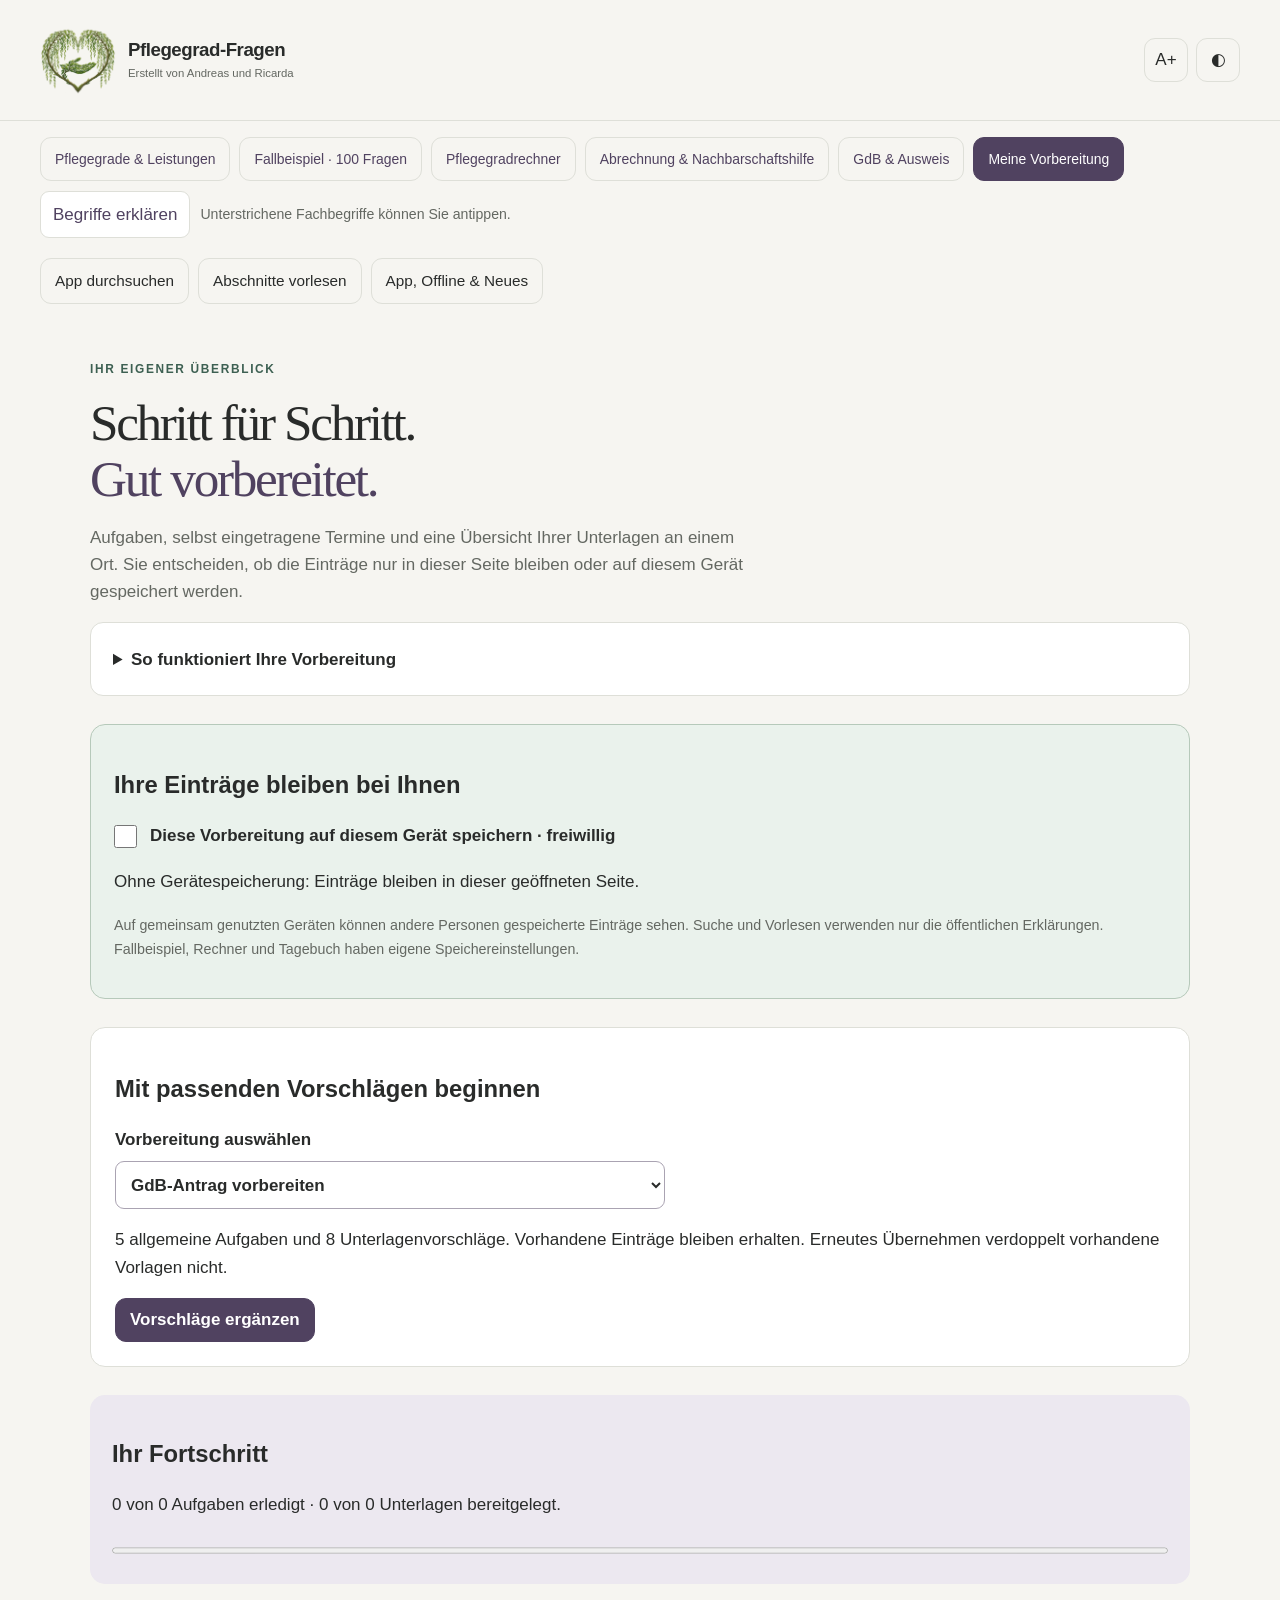
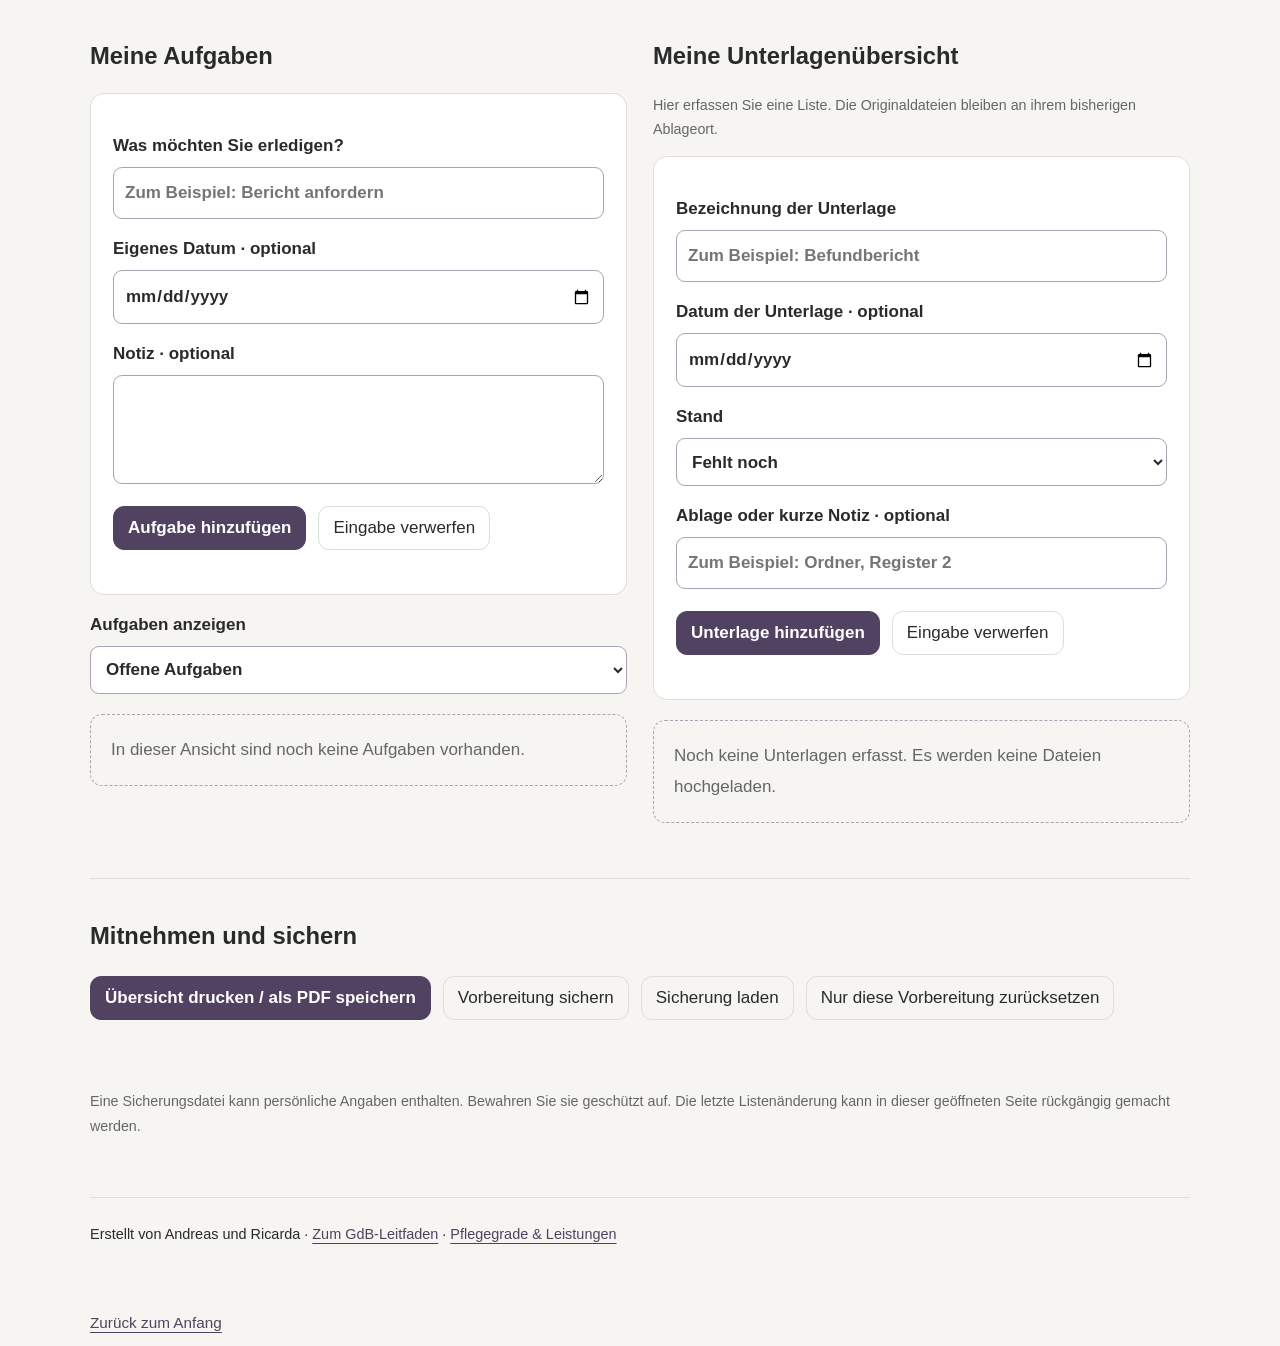
<file: meine-vorbereitung.html>
<!doctype html><html lang="de"><head><meta charset="utf-8"><meta name="viewport" content="width=device-width, initial-scale=1"><meta name="theme-color" content="#504260"><meta name="author" content="Andreas und Ricarda"><title>Meine Vorbereitung · Aufgaben und Unterlagen</title><style>
:root{--bg:#f6f5f1;--paper:#fff;--ink:#292b2a;--muted:#646862;--line:#dedfd8;--purple:#504260;--light:#ece8f0;--green:#3d6052;--sage:#eaf2ec;--body:17px;--radius:18px}*{box-sizing:border-box}html{font-size:var(--body);scroll-behavior:auto}body{margin:0;background:var(--bg);color:var(--ink);font-family:-apple-system,BlinkMacSystemFont,"Segoe UI",sans-serif;line-height:1.6}button,input,textarea,select{font:inherit}button,a,input,textarea{touch-action:manipulation}button{cursor:pointer}button:disabled{cursor:default;opacity:.45}a{color:var(--purple);text-underline-offset:4px}button:focus-visible,a:focus-visible,input:focus-visible,textarea:focus-visible{outline:3px solid #8767aa;outline-offset:4px}button{color:inherit}button svg{width:19px;height:19px;flex-shrink:0;pointer-events:none}.skip{position:absolute;top:-100px;left:16px;z-index:99;padding:12px;background:white}.skip:focus{top:12px}header{border-bottom:1px solid var(--line);background:var(--bg)}.topbar{max-width:1280px;margin:auto;padding:22px 40px;display:flex;align-items:center;justify-content:space-between;gap:18px}.brand{display:flex;gap:12px;align-items:center;font-weight:750;font-size:1.1rem;letter-spacing:-.025em}.brand-icon{width:37px;height:37px;background:var(--purple);color:white;display:grid;place-items:center;border-radius:11px}.brand-icon svg{width:21px;height:21px}.top-actions{display:flex;gap:8px}.icon-btn,.subtle,.pill,.primary{border:1px solid var(--line);background:transparent;border-radius:11px;min-height:44px;padding:9px 14px;display:inline-flex;align-items:center;justify-content:center;gap:8px;line-height:1.3}.icon-btn{width:44px;padding:8px}.icon-btn.active,.subtle.active{background:var(--light);border-color:var(--purple);color:var(--purple)}.primary{background:var(--purple);color:white;border-color:var(--purple);font-weight:650}.subtle:hover,.icon-btn:hover{background:var(--light)}.main{max-width:1280px;margin:auto;padding:52px 40px 0}.hero{display:grid;grid-template-columns:1fr 250px;gap:40px;align-items:center;margin-bottom:30px}.eyebrow{display:flex;align-items:center;gap:8px;color:var(--green);text-transform:uppercase;font-size:.7rem;letter-spacing:.14em;font-weight:750;margin-bottom:16px}.dot{width:7px;height:7px;border-radius:50%;background:var(--green)}h1{font-family:Georgia,"Times New Roman",serif;font-size:clamp(2.5rem,4.8vw,4.2rem);line-height:1.08;letter-spacing:-.045em;font-weight:400;margin:0 0 18px;max-width:760px}h1 em{font-style:normal;color:var(--purple)}.intro{max-width:670px;color:var(--muted);font-size:1rem;margin:0}.hero-stat{background:#e8e9e0;border-radius:var(--radius);padding:24px 25px;position:relative;overflow:hidden}.stat-number{font-family:Georgia,serif;font-size:4rem;line-height:1.1;letter-spacing:-.07em;color:var(--purple)}.hero-stat p{font-size:.85rem;margin:8px 0 0;color:#51564c}.stat-lines{position:absolute;right:22px;top:28px;width:45px;display:grid;gap:9px}.stat-lines i{display:block;height:4px;border-radius:5px;background:#b6bbab}.stat-lines i:nth-child(2){width:32px}.stat-lines i:nth-child(3){width:39px}.notice{display:flex;align-items:flex-start;gap:12px;background:var(--paper);border:1px solid var(--line);padding:16px 20px;border-radius:13px;font-size:.83rem;color:var(--muted);margin-bottom:32px}.notice svg{width:20px;height:20px;flex-shrink:0;color:var(--green);margin-top:2px}.notice strong{color:var(--ink)}.workspace{display:grid;grid-template-columns:245px minmax(0,1fr);gap:32px;align-items:start}.sidebar{position:sticky;top:20px;padding-bottom:20px}.sidebar-title{font-size:.72rem;font-weight:750;text-transform:uppercase;letter-spacing:.1em;color:var(--muted);margin:0 0 13px}.category{display:flex;width:100%;border:0;background:transparent;padding:12px 13px;text-align:left;gap:10px;align-items:center;justify-content:space-between;border-radius:10px;font-size:.84rem;line-height:1.4;min-height:47px;margin-bottom:3px}.category span{min-width:0}.category small{font-size:.72rem;color:var(--muted);font-variant-numeric:tabular-nums}.category.active{background:var(--purple);color:white}.category.active small{color:#e6dfeb}.category:not(.active):hover{background:var(--light)}.sidebar-note{font-size:.75rem;color:var(--muted);border-top:1px solid var(--line);padding-top:18px;margin-top:18px}.search{display:flex;align-items:center;background:white;border:1px solid var(--line);border-radius:13px;gap:12px;padding:0 16px}.search svg{width:21px;height:21px;color:var(--muted);flex-shrink:0}.search input{width:100%;border:0;outline:0;background:transparent;padding:16px 0;color:var(--ink);min-width:0;font-size:1rem}.search:focus-within{outline:3px solid #8767aa;outline-offset:2px}.search input:focus-visible{outline:0}.search button{background:none;border:0;font-size:1.3rem;min-width:40px;min-height:40px}.tabs{display:flex;gap:20px;border-bottom:1px solid var(--line);margin-top:18px}.tab{background:none;border:0;border-bottom:3px solid transparent;padding:13px 2px;color:var(--muted);font-size:.85rem}.tab.active{color:var(--purple);border-bottom-color:var(--purple);font-weight:700}.tab span{font-size:.72rem;padding:2px 6px;background:var(--light);border-radius:5px;margin-left:5px;color:var(--purple)}.toolbar{display:flex;align-items:center;justify-content:space-between;gap:10px;margin:22px 0 16px}.result-title{font-weight:700;margin:0;font-size:1.08rem}.result-sub{font-size:.75rem;color:var(--muted);margin:2px 0 0}.mode-button{font-size:.78rem;white-space:nowrap}.q-card{background:var(--paper);border:1px solid var(--line);border-radius:var(--radius);margin-bottom:14px;overflow:hidden;transition:border-color .15s}.q-card.open{border-color:#b5a9c1;box-shadow:0 4px 16px #32283a06}.card-meta{display:flex;align-items:center;justify-content:space-between;gap:10px;padding:16px 20px 0}.tag{color:var(--green);font-size:.64rem;text-transform:uppercase;letter-spacing:.075em;font-weight:750}.meta-actions{display:flex;align-items:center;gap:7px}.reviewed-mark{font-size:.7rem;color:var(--green)}.bookmark{border:0;background:transparent;display:grid;place-items:center;min-width:44px;min-height:44px;border-radius:8px;color:#777d74}.bookmark:hover{background:var(--light)}.bookmark.selected{color:var(--purple);background:var(--light)}.bookmark.selected svg{fill:var(--purple)}.question-toggle{border:0;background:transparent;display:flex;align-items:flex-start;gap:13px;text-align:left;padding:8px 22px 23px;width:100%;line-height:1.5;font-size:1.04rem;font-weight:650}.q-number{font-size:.78rem;font-weight:550;min-width:27px;color:var(--muted);padding-top:4px;font-variant-numeric:tabular-nums}.q-label{flex:1}.chevron{color:var(--purple);margin-top:5px;transition:transform .2s}.open .chevron{transform:rotate(180deg)}.card-answer{border-top:1px solid var(--line);padding:21px 24px 22px}.answer-badge{display:inline-flex;align-items:center;gap:6px;font-size:.65rem;letter-spacing:.045em;font-weight:700;text-transform:uppercase;color:var(--green);background:var(--sage);padding:4px 8px;border-radius:5px}.answer-badge.general{color:var(--purple);background:var(--light)}blockquote{margin:13px 0 10px;font-size:1rem;line-height:1.7;color:var(--ink)}.case-note{font-size:.78rem;line-height:1.6;color:var(--muted);margin:12px 0 0}.adapt{font-size:.73rem;color:var(--muted);margin:0 0 19px}.personal-label{display:block;font-size:.78rem;font-weight:650;margin-bottom:7px}.personal-label span{font-weight:400;color:var(--muted)}textarea{display:block;width:100%;min-height:100px;resize:vertical;padding:12px;border:1px solid var(--line);background:var(--bg);border-radius:10px;color:var(--ink);font-size:.9rem;line-height:1.6}.answer-footer{display:flex;align-items:center;justify-content:space-between;gap:10px;flex-wrap:wrap;margin-top:12px}.answer-footer button{font-size:.76rem}.save-label{font-size:.7rem;color:var(--muted)}.reviewed-button.active{color:var(--green);border-color:var(--green);background:var(--sage)}.empty{text-align:center;background:var(--paper);border:1px dashed var(--line);border-radius:var(--radius);padding:46px 22px}.empty p{color:var(--muted);font-size:.9rem}.pager,.practice-nav{display:flex;align-items:center;justify-content:space-between;gap:12px;margin:24px 0}.pager p,.practice-nav p{font-size:.8rem;color:var(--muted);text-align:center}.practice-nav button{font-size:.8rem}.practice-head{display:flex;justify-content:space-between;gap:14px;align-items:center;font-size:.8rem;margin:0 0 12px;color:var(--muted)}.practice-head button{font-size:.76rem}.progress-track{height:4px;background:var(--line);border-radius:9px;margin-bottom:16px}.progress-track i{display:block;background:var(--green);height:100%;border-radius:9px}.footer{margin-top:45px;padding:28px 0 32px;border-top:1px solid var(--line);display:flex;justify-content:space-between;align-items:flex-start;gap:20px;flex-wrap:wrap;color:var(--muted);font-size:.73rem}.footer p{margin:0;max-width:500px}.footer details{max-width:500px}.footer summary{cursor:pointer}.footer details p{margin-top:12px}.footer-actions{display:flex;gap:8px;flex-wrap:wrap;margin-top:12px}.footer-actions button{font-size:.73rem}.toast{position:fixed;bottom:24px;left:50%;transform:translateX(-50%);background:var(--purple);color:white;border-radius:12px;padding:12px 20px;z-index:10;box-shadow:0 4px 20px #0002;width:max-content;max-width:calc(100% - 32px);font-size:.85rem}.sr-only{position:absolute;width:1px;height:1px;padding:0;margin:-1px;overflow:hidden;clip:rect(0,0,0,0);white-space:nowrap;border:0}[hidden]{display:none!important}#printArea{display:none}.contrast{--bg:#fff;--paper:#fff;--ink:#101010;--muted:#333;--line:#555;--purple:#29203e;--light:#e8e2ef;--green:#174731;--sage:#e1efe6}.large{--body:20px}.contrast .hero-stat{background:#eee}.contrast .category small{color:var(--ink)}.contrast .category.active small{color:white}.contrast .bookmark{color:#333}
@media(min-width:1400px){.main{padding-top:65px}}
@media(max-width:900px){.main{padding:32px 24px 0}.topbar{padding:18px 24px}.hero{grid-template-columns:1fr 170px;gap:24px}.hero-stat{padding:21px}.workspace{grid-template-columns:190px minmax(0,1fr);gap:22px}.category{font-size:.77rem;padding:10px}.sidebar-title{font-size:.66rem}.tag{font-size:.61rem}}
@media(max-width:680px){.topbar{padding:16px 18px;gap:8px}.brand{font-size:.96rem;gap:9px}.brand-icon{width:31px;height:34px}.top-actions{gap:5px}.icon-btn{width:40px;min-height:44px}.top-print{display:none}.main{padding:28px 18px 0}.hero{display:block;margin-bottom:22px}.eyebrow{font-size:.62rem;margin-bottom:13px}h1{font-size:2.8rem;margin-bottom:14px}.intro{font-size:.9rem}.hero-stat{display:none}.notice{font-size:.76rem;padding:13px 14px;margin-bottom:23px;gap:9px}.workspace{display:block}.sidebar{position:static;padding:0;margin-bottom:20px}.sidebar-title,.sidebar-note{display:none}.categories{display:flex;gap:7px;overflow-x:auto;padding:4px 3px 10px;scrollbar-width:thin}.category{width:auto;flex-shrink:0;max-width:240px;font-size:.76rem;border:1px solid var(--line);background:white;border-radius:100px;padding:9px 13px;gap:9px;min-height:43px;margin:0}.category span{white-space:nowrap}.category small{font-size:.68rem}.search{border-radius:11px;padding:0 12px}.search input{font-size:16px;padding:14px 0}.tabs{gap:18px}.tab{font-size:.8rem}.toolbar{align-items:flex-start;gap:12px;margin-top:20px}.result-title{font-size:.96rem}.result-sub{font-size:.68rem}.mode-button{font-size:.7rem;padding:8px 10px;white-space:normal;min-width:98px;max-width:145px}.mode-button svg{display:none}.card-meta{padding:12px 14px 0}.question-toggle{padding:6px 15px 18px;gap:9px;font-size:1rem}.q-number{min-width:23px;font-size:.7rem}.card-answer{padding:18px 17px}textarea{font-size:16px;min-height:110px}.tag{font-size:.58rem;letter-spacing:.04em}.answer-badge{font-size:.58rem}.case-note{font-size:.78rem;line-height:1.6;color:var(--muted);margin:12px 0 0}.adapt{font-size:.7rem}blockquote{font-size:.95rem}.reviewed-mark{font-size:.65rem}.pager button{font-size:.8rem;padding:9px 11px}.footer{margin-top:28px;font-size:.7rem}.practice-nav{position:sticky;bottom:0;background:var(--bg);padding:11px 0;border-top:1px solid var(--line);z-index:2}.large h1{font-size:2.5rem}.large .brand{font-size:.82rem}.large .category{font-size:.67rem}.large .tag{font-size:.53rem}.large .question-toggle{font-size:.92rem}}
@media(prefers-reduced-motion:reduce){*{scroll-behavior:auto!important;transition:none!important}}
@media print{body{background:white;color:black;font-size:11pt}header,.main,.toast,.skip{display:none!important}#printArea{display:block!important}#printArea h1{font-family:Georgia,serif;font-size:24pt;letter-spacing:0}#printArea article{break-inside:avoid;border-top:1px solid #aaa;padding:12pt 0}#printArea h2{font-size:12pt;line-height:1.5}#printArea p{font-size:10.5pt;line-height:1.6}#printArea small{font-size:9pt}#printArea .own{border-left:2pt solid #777;padding-left:9pt;white-space:pre-wrap}@page{margin:17mm}}

.section-nav{max-width:1280px;margin:auto;padding:14px 40px 0;display:flex;gap:10px;flex-wrap:wrap}.section-nav a{text-decoration:none;font-size:.85rem;min-height:44px}.section-nav a[aria-current="page"]{background:var(--purple);color:white;border-color:var(--purple)}@media(max-width:680px){.section-nav{padding:12px 18px 0;gap:7px}.section-nav a{font-size:.75rem;padding:9px 11px}}@media print{.section-nav{display:none!important}}

.brand{text-decoration:none;color:var(--ink);min-width:0}.brand-logo{display:block;width:76px;height:76px;object-fit:contain;flex:0 0 76px}.brand-text{display:flex;flex-direction:column;min-width:0;gap:3px}.brand-name{font-size:1.1rem;line-height:1.3;font-weight:750;letter-spacing:-.025em}.brand-credit{font-size:.67rem;line-height:1.4;font-weight:450;color:var(--muted);letter-spacing:0}.creator-credit{font-size:.75rem;color:var(--muted);margin:20px 0 0}.topbar .brand:hover{color:var(--purple)}
@media(max-width:680px){.topbar{display:grid;grid-template-columns:minmax(0,1fr) auto;gap:10px}.brand{gap:9px}.brand-logo{width:62px;height:62px;flex-basis:62px}.brand-name{font-size:.93rem}.brand-credit{font-size:.61rem}.top-actions{max-width:100px;flex-wrap:wrap;justify-content:flex-end}.top-actions #printCare{flex-basis:100%;min-height:36px;padding:6px 10px}.large .brand-name{font-size:.85rem}}
</style><link rel="stylesheet" href="./gdb.css?v=a1c5758155bd"><link rel="stylesheet" href="./workspace.css?v=909bac4d992a"><link rel="icon" href="./assets/weidenherz-logo.png"><link rel="stylesheet" href="./app-usability.css?v=833d4d4a69f8"><link rel="stylesheet" href="./care-visuals.css?v=2c8d7f278d5a"><link rel="stylesheet" href="./care-learning.css?v=20506e6f68d8"><link rel="stylesheet" href="./care-explain.css?v=7a864b454c56"><link rel="stylesheet" href="./app-access.css?v=114b78209fc9"><link rel="manifest" href="./manifest.webmanifest"><link rel="apple-touch-icon" href="./assets/app-icon-192.png"></head><body id="seitenanfang" data-shared-preferences="true"><a class="skip" href="#workspace-guide">Zum Inhalt</a><header><div class="topbar"><a class="brand" href="./" aria-label="Pflegegrad-Fragen – zur Startseite"><img class="brand-logo" src="./assets/weidenherz-logo.png" width="76" height="76" alt="Zwei Weiden formen ein Herz mit einem handförmigen Busch darin"><span class="brand-text"><span class="brand-name">Pflegegrad-Fragen</span><span class="brand-credit">Erstellt von Andreas und Ricarda</span></span></a><div class="top-actions"><button class="icon-btn" id="large" aria-label="Größere Schrift" aria-pressed="false">A+</button><button class="icon-btn" id="contrast" aria-label="Hohen Kontrast umschalten" aria-pressed="false">◐</button></div></div></header><nav class="section-nav" aria-label="App-Bereiche"><a class="subtle" href="./">Pflegegrade &amp; Leistungen</a><a class="subtle" href="./fallbeispiel.html">Fallbeispiel · 100 Fragen</a><a class="subtle" href="./pflegegradrechner.html">Pflegegradrechner</a><a class="subtle" href="./abrechnung.html">Abrechnung &amp; Nachbarschaftshilfe</a><a class="subtle" href="./gdb.html">GdB &amp; Ausweis</a><a class="subtle" href="./meine-vorbereitung.html" aria-current="page">Meine Vorbereitung</a></nav>
<main class="main gdb-main workspace-main"><section id="workspace-guide"><div class="eyebrow">Ihr eigener Überblick</div><h1>Schritt für Schritt.<br><em>Gut vorbereitet.</em></h1><p class="intro">Aufgaben, selbst eingetragene Termine und eine Übersicht Ihrer Unterlagen an einem Ort. Sie entscheiden, ob die Einträge nur in dieser Seite bleiben oder auf diesem Gerät gespeichert werden.</p><details class="gdb-depth"><summary>So funktioniert Ihre Vorbereitung</summary><div class="gdb-two"><article class="gdb-card"><h2>1 · Allgemeine Vorschläge wählen</h2><p>Eine Vorlage für GdB, Pflegegrad, Abrechnung oder Bescheidprüfung auswählen. Erst „Vorschläge ergänzen“ übernimmt die allgemeinen Aufgaben. Eigene Einträge werden dabei nicht ersetzt.</p></article><article class="gdb-card"><h2>2 · An den eigenen Bedarf anpassen</h2><p>Aufgaben bearbeiten und erledigte Schritte markieren. Bei Unterlagen nur Titel, Datum, Status und Ablage notieren. Es werden keine Befunddateien hochgeladen.</p></article><article class="gdb-card"><h2>3 · Fristen bewusst eintragen</h2><p>Maßgebliche Daten aus dem Originalbescheid beziehungsweise nach Beratung selbst übernehmen. Die App berechnet keine rechtliche Frist und sendet keine Hintergrund-Erinnerungen.</p></article><article class="gdb-card"><h2>4 · Übersicht mitnehmen</h2><p>Die Zusammenstellung drucken oder über den Druckdialog als PDF speichern. Eine Sicherung kann später in diesen Bereich zurückgeladen werden. Die App versendet keine Unterlagen.</p></article></div></details></section>
<section class="workspace-privacy" aria-labelledby="workspacePrivacyTitle"><h2 id="workspacePrivacyTitle">Ihre Einträge bleiben bei Ihnen</h2><label class="workspace-check"><input type="checkbox" id="rememberWorkspace"><span>Diese Vorbereitung auf diesem Gerät speichern · freiwillig</span></label><p id="workspaceSaveStatus" role="status">Ohne Speicherung bleiben die Einträge nur in dieser Seite.</p><p class="gdb-small">Auf gemeinsam genutzten Geräten können andere Personen gespeicherte Einträge sehen. Suche und Vorlesen verwenden nur die öffentlichen Erklärungen. Fallbeispiel, Rechner und Tagebuch haben eigene Speichereinstellungen.</p></section>
<section class="workspace-plan"><h2>Mit passenden Vorschlägen beginnen</h2><label for="workspacePlan">Vorbereitung auswählen<select id="workspacePlan"></select></label><p id="workspacePlanPreview"></p><button type="button" class="primary" id="workspaceApplyPlan">Vorschläge ergänzen</button></section>
<div class="workspace-overview" data-private><h2>Ihr Fortschritt</h2><p id="workspaceSummary" role="status">Noch keine Aufgaben oder Unterlagen.</p><progress id="workspaceTaskProgress" max="1" value="0" aria-label="Erledigte Aufgaben"></progress></div>
<div class="workspace-columns" data-private><section id="workspace-task-section"><h2>Meine Aufgaben</h2><form id="workspaceTaskForm" class="workspace-form"><label for="workspaceTaskTitle">Was möchten Sie erledigen?<input id="workspaceTaskTitle" required maxlength="160" autocomplete="off" placeholder="Zum Beispiel: Bericht anfordern"></label><label for="workspaceTaskDue">Eigenes Datum · optional<input id="workspaceTaskDue" type="date" min="1900-01-01" max="2200-12-31"></label><label for="workspaceTaskNote">Notiz · optional<textarea id="workspaceTaskNote" rows="3" maxlength="2000"></textarea></label><div class="gdb-actions"><button class="primary" id="saveWorkspaceTask" type="submit">Aufgabe hinzufügen</button><button class="subtle" type="reset">Eingabe verwerfen</button></div></form><label for="workspaceFilter">Aufgaben anzeigen<select id="workspaceFilter"><option value="open">Offene Aufgaben</option><option value="all">Alle Aufgaben</option><option value="done">Erledigte Aufgaben</option></select></label><ul class="workspace-list" id="workspaceTasks"></ul></section>
<section id="workspace-document-section"><h2>Meine Unterlagenübersicht</h2><p class="gdb-small">Hier erfassen Sie eine Liste. Die Originaldateien bleiben an ihrem bisherigen Ablageort.</p><form id="workspaceDocForm" class="workspace-form"><label for="workspaceDocTitle">Bezeichnung der Unterlage<input id="workspaceDocTitle" required maxlength="160" autocomplete="off" placeholder="Zum Beispiel: Befundbericht"></label><label for="workspaceDocDate">Datum der Unterlage · optional<input id="workspaceDocDate" type="date" min="1900-01-01" max="2200-12-31"></label><label for="workspaceDocStatus">Stand<select id="workspaceDocStatus"><option value="missing">Fehlt noch</option><option value="requested">Angefragt</option><option value="ready">Bereitgelegt</option></select></label><label for="workspaceDocPlace">Ablage oder kurze Notiz · optional<input id="workspaceDocPlace" maxlength="300" autocomplete="off" placeholder="Zum Beispiel: Ordner, Register 2"></label><div class="gdb-actions"><button class="primary" id="saveWorkspaceDoc" type="submit">Unterlage hinzufügen</button><button class="subtle" type="reset">Eingabe verwerfen</button></div></form><ul class="workspace-list" id="workspaceDocuments"></ul></section></div>
<section class="workspace-tools"><h2>Mitnehmen und sichern</h2><div class="gdb-actions"><button class="primary" id="workspacePrint">Übersicht drucken / als PDF speichern</button><button class="subtle" id="workspaceExport">Vorbereitung sichern</button><button class="subtle" id="workspaceImport">Sicherung laden</button><button class="subtle" id="workspaceUndo" hidden>Letzte Änderung rückgängig</button><button class="subtle" id="workspaceReset">Nur diese Vorbereitung zurücksetzen</button></div><input type="file" id="workspaceImportFile" accept=".json,application/json" hidden><p id="workspaceStatus" role="status"></p><p class="gdb-small">Eine Sicherungsdatei kann persönliche Angaben enthalten. Bewahren Sie sie geschützt auf. Die letzte Listenänderung kann in dieser geöffneten Seite rückgängig gemacht werden.</p><div id="workspaceImportPreview" class="gdb-note" hidden><h3>Sicherung vor Übernahme prüfen</h3><p id="workspaceImportDetails"></p><div class="gdb-actions"><button class="primary" id="workspaceConfirmImport">Diese Vorbereitung ersetzen</button><button class="subtle" id="workspaceCancelImport">Abbrechen</button></div></div><div id="workspaceResetConfirm" class="gdb-note" hidden><p>Aufgaben, Unterlagenübersicht und Entwürfe dieses Bereichs zurücksetzen? Andere App-Bereiche bleiben erhalten.</p><div class="gdb-actions"><button class="primary" id="workspaceConfirmReset">Vorbereitung zurücksetzen</button><button class="subtle" id="workspaceCancelReset">Behalten</button></div></div></section>
<footer class="gdb-footer">Erstellt von Andreas und Ricarda · <a href="./gdb.html">Zum GdB-Leitfaden</a> · <a href="./">Pflegegrade &amp; Leistungen</a></footer></main><div id="workspacePrintArea" data-private></div><script src="./care-explain.js?v=d9bec0ae7595"></script><script src="./care-learning.js?v=4e781de0018a"></script><script src="./care-visuals.js?v=b5a06c071772"></script><script type="application/json" id="workspacePlans">[{"id": "gdb", "title": "GdB-Antrag vorbereiten", "tasks": ["Anlass und zuständige Stelle klären", "Behandelnde Stellen und Berichte zusammentragen", "Eigene Alltagsbeispiele formulieren", "Amtlichen Antrag vollständig prüfen", "Tatsächlich eingereichte Unterlagen und Eingang dokumentieren"], "documents": ["Behandelnde Stellen", "Aussagekräftige Befunde", "Klinik- oder Rehaberichte", "Alltagsbeschreibung", "Verlauf und Veränderungen", "Vorhandener Bescheid", "Vertretung", "Kopie und Eingang"]}, {"id": "pflege", "title": "Pflegegrad-Antrag vorbereiten", "tasks": ["Antrag bei der eigenen Pflegekasse anstoßen", "Alltag und tatsächlich benötigte Hilfe notieren", "Unterlagen für die Begutachtung bereitlegen", "Fragen und mögliche Begleitung abstimmen", "Bescheid und Gutachten nach Erhalt prüfen"], "documents": ["Aktuelle Befunde und Berichte", "Medikamentenübersicht", "Alltagsnotizen oder Pflegetagebuch", "Vorhandener Pflegegradbescheid", "Vertretungsnachweis, falls erforderlich"]}, {"id": "abrechnung", "title": "Pflegeleistung abrechnen", "tasks": ["Passende Leistung und verfügbares Budget mit der Pflegekasse klären", "Anbieter und Zahlungsweg abstimmen", "Leistungsnachweise und Rechnung prüfen", "Unterlagen beim passenden Kassenweg einreichen", "Kopie und Eingang behalten; Erstattung abgleichen"], "documents": ["Rechnung oder Abrechnungsbogen", "Leistungsnachweis mit tatsächlichen Einsätzen", "Zahlungsnachweis, falls erforderlich", "Anerkennungs- oder Qualifikationsnachweis, falls erforderlich", "Abtretung, falls vereinbart"]}, {"id": "bescheid", "title": "Bescheid nachvollziehen und prüfen", "tasks": ["Originalbescheid und Rechtsbehelfsbelehrung lesen", "Bekanntgabe und maßgebliche Frist selbst prüfen beziehungsweise beraten lassen", "Berücksichtigte Unterlagen mit eigener Übersicht vergleichen", "Offene Punkte konkret notieren; bei Bedarf Akteneinsicht anfragen", "Passenden nächsten Schritt rechtzeitig in zulässiger Form veranlassen"], "documents": ["Vollständiger Originalbescheid", "Eigene Kopie des Antrags", "Eingereichte Berichte und Anlagen", "Zustellungs- oder Zugangsinformationen", "Nachweis eines tatsächlich eingelegten Rechtsbehelfs, falls vorhanden"]}]</script><script src="./workspace.js?v=6c5e3a3f1084"></script><script src="./app-usability.js?v=fc0632ec8f80"></script><script src="./care-reader.js?v=977a29e7a895"></script><script src="./app-access.js?v=f355bdb9f80b"></script></body></html>
</file>
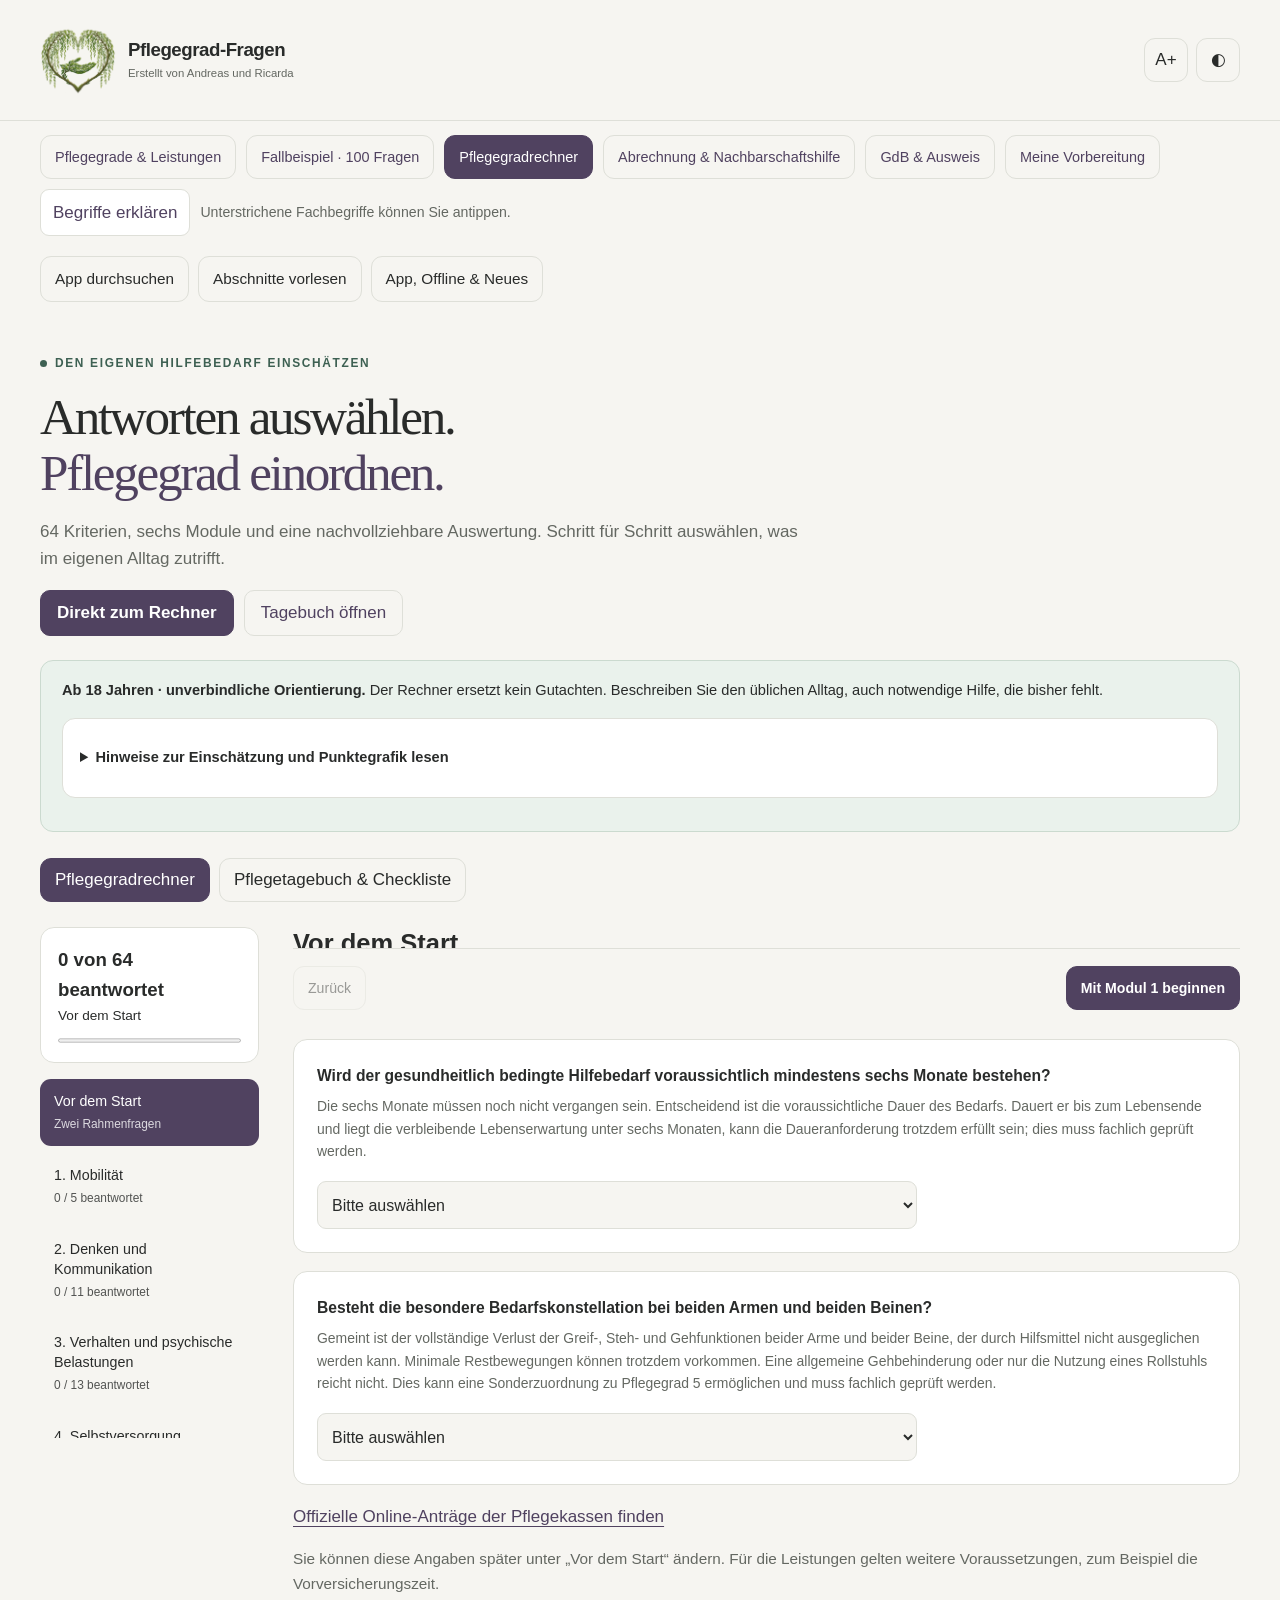
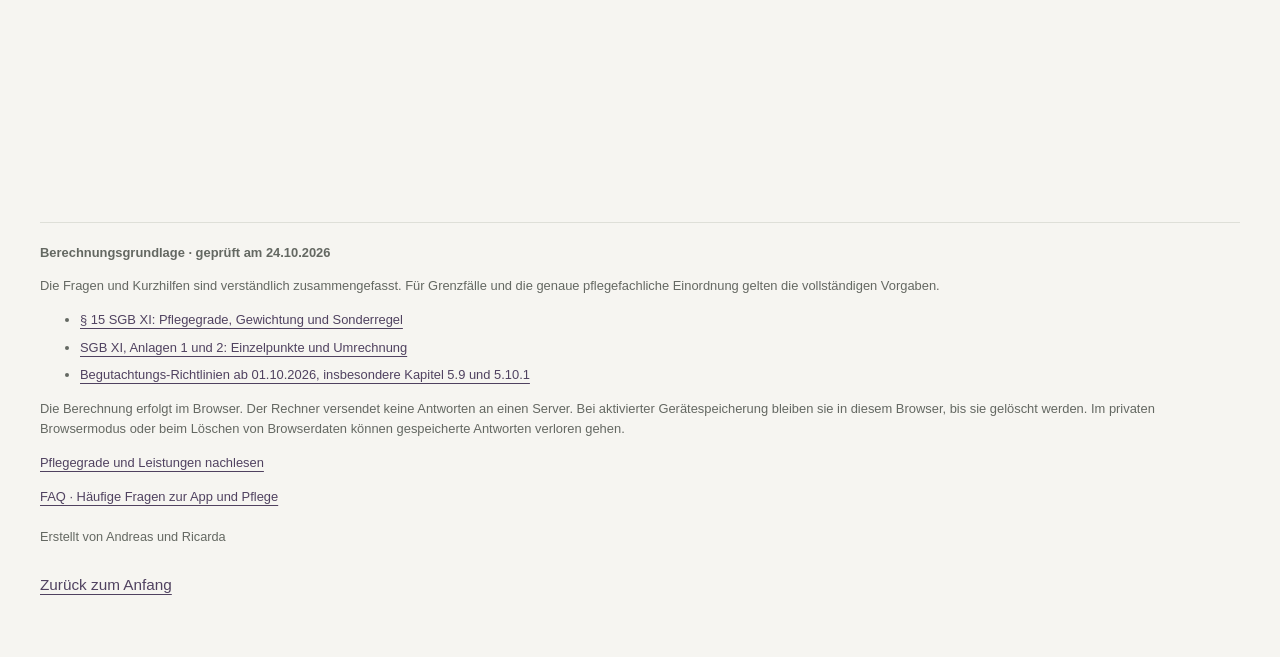
<file: pflegegradrechner.html>
<!doctype html><html lang="de"><head><meta charset="utf-8"><meta name="viewport" content="width=device-width,initial-scale=1"><meta name="theme-color" content="#504260"><meta name="description" content="Pflegegradrechner für Erwachsene: 64 Kriterien, auswählbare Antworten, nachvollziehbare Modulbewertung und unverbindliche Orientierung."><title>Pflegegradrechner · Pflegegrad-Fragen</title>
<style>
:root{--bg:#f6f5f1;--paper:#fff;--ink:#292b2a;--muted:#646862;--line:#dedfd8;--purple:#504260;--light:#ece8f0;--green:#3d6052;--sage:#eaf2ec;--body:17px;--radius:18px}*{box-sizing:border-box}html{font-size:var(--body);scroll-behavior:auto}body{margin:0;background:var(--bg);color:var(--ink);font-family:-apple-system,BlinkMacSystemFont,"Segoe UI",sans-serif;line-height:1.6}button,input,textarea,select{font:inherit}button,a,input,textarea{touch-action:manipulation}button{cursor:pointer}button:disabled{cursor:default;opacity:.45}a{color:var(--purple);text-underline-offset:4px}button:focus-visible,a:focus-visible,input:focus-visible,textarea:focus-visible{outline:3px solid #8767aa;outline-offset:4px}button{color:inherit}button svg{width:19px;height:19px;flex-shrink:0;pointer-events:none}.skip{position:absolute;top:-100px;left:16px;z-index:99;padding:12px;background:white}.skip:focus{top:12px}header{border-bottom:1px solid var(--line);background:var(--bg)}.topbar{max-width:1280px;margin:auto;padding:22px 40px;display:flex;align-items:center;justify-content:space-between;gap:18px}.brand{display:flex;gap:12px;align-items:center;font-weight:750;font-size:1.1rem;letter-spacing:-.025em}.brand-icon{width:37px;height:37px;background:var(--purple);color:white;display:grid;place-items:center;border-radius:11px}.brand-icon svg{width:21px;height:21px}.top-actions{display:flex;gap:8px}.icon-btn,.subtle,.pill,.primary{border:1px solid var(--line);background:transparent;border-radius:11px;min-height:44px;padding:9px 14px;display:inline-flex;align-items:center;justify-content:center;gap:8px;line-height:1.3}.icon-btn{width:44px;padding:8px}.icon-btn.active,.subtle.active{background:var(--light);border-color:var(--purple);color:var(--purple)}.primary{background:var(--purple);color:white;border-color:var(--purple);font-weight:650}.subtle:hover,.icon-btn:hover{background:var(--light)}.main{max-width:1280px;margin:auto;padding:52px 40px 0}.hero{display:grid;grid-template-columns:1fr 250px;gap:40px;align-items:center;margin-bottom:30px}.eyebrow{display:flex;align-items:center;gap:8px;color:var(--green);text-transform:uppercase;font-size:.7rem;letter-spacing:.14em;font-weight:750;margin-bottom:16px}.dot{width:7px;height:7px;border-radius:50%;background:var(--green)}h1{font-family:Georgia,"Times New Roman",serif;font-size:clamp(2.5rem,4.8vw,4.2rem);line-height:1.08;letter-spacing:-.045em;font-weight:400;margin:0 0 18px;max-width:760px}h1 em{font-style:normal;color:var(--purple)}.intro{max-width:670px;color:var(--muted);font-size:1rem;margin:0}.hero-stat{background:#e8e9e0;border-radius:var(--radius);padding:24px 25px;position:relative;overflow:hidden}.stat-number{font-family:Georgia,serif;font-size:4rem;line-height:1.1;letter-spacing:-.07em;color:var(--purple)}.hero-stat p{font-size:.85rem;margin:8px 0 0;color:#51564c}.stat-lines{position:absolute;right:22px;top:28px;width:45px;display:grid;gap:9px}.stat-lines i{display:block;height:4px;border-radius:5px;background:#b6bbab}.stat-lines i:nth-child(2){width:32px}.stat-lines i:nth-child(3){width:39px}.notice{display:flex;align-items:flex-start;gap:12px;background:var(--paper);border:1px solid var(--line);padding:16px 20px;border-radius:13px;font-size:.83rem;color:var(--muted);margin-bottom:32px}.notice svg{width:20px;height:20px;flex-shrink:0;color:var(--green);margin-top:2px}.notice strong{color:var(--ink)}.workspace{display:grid;grid-template-columns:245px minmax(0,1fr);gap:32px;align-items:start}.sidebar{position:sticky;top:20px;padding-bottom:20px}.sidebar-title{font-size:.72rem;font-weight:750;text-transform:uppercase;letter-spacing:.1em;color:var(--muted);margin:0 0 13px}.category{display:flex;width:100%;border:0;background:transparent;padding:12px 13px;text-align:left;gap:10px;align-items:center;justify-content:space-between;border-radius:10px;font-size:.84rem;line-height:1.4;min-height:47px;margin-bottom:3px}.category span{min-width:0}.category small{font-size:.72rem;color:var(--muted);font-variant-numeric:tabular-nums}.category.active{background:var(--purple);color:white}.category.active small{color:#e6dfeb}.category:not(.active):hover{background:var(--light)}.sidebar-note{font-size:.75rem;color:var(--muted);border-top:1px solid var(--line);padding-top:18px;margin-top:18px}.search{display:flex;align-items:center;background:white;border:1px solid var(--line);border-radius:13px;gap:12px;padding:0 16px}.search svg{width:21px;height:21px;color:var(--muted);flex-shrink:0}.search input{width:100%;border:0;outline:0;background:transparent;padding:16px 0;color:var(--ink);min-width:0;font-size:1rem}.search:focus-within{outline:3px solid #8767aa;outline-offset:2px}.search input:focus-visible{outline:0}.search button{background:none;border:0;font-size:1.3rem;min-width:40px;min-height:40px}.tabs{display:flex;gap:20px;border-bottom:1px solid var(--line);margin-top:18px}.tab{background:none;border:0;border-bottom:3px solid transparent;padding:13px 2px;color:var(--muted);font-size:.85rem}.tab.active{color:var(--purple);border-bottom-color:var(--purple);font-weight:700}.tab span{font-size:.72rem;padding:2px 6px;background:var(--light);border-radius:5px;margin-left:5px;color:var(--purple)}.toolbar{display:flex;align-items:center;justify-content:space-between;gap:10px;margin:22px 0 16px}.result-title{font-weight:700;margin:0;font-size:1.08rem}.result-sub{font-size:.75rem;color:var(--muted);margin:2px 0 0}.mode-button{font-size:.78rem;white-space:nowrap}.q-card{background:var(--paper);border:1px solid var(--line);border-radius:var(--radius);margin-bottom:14px;overflow:hidden;transition:border-color .15s}.q-card.open{border-color:#b5a9c1;box-shadow:0 4px 16px #32283a06}.card-meta{display:flex;align-items:center;justify-content:space-between;gap:10px;padding:16px 20px 0}.tag{color:var(--green);font-size:.64rem;text-transform:uppercase;letter-spacing:.075em;font-weight:750}.meta-actions{display:flex;align-items:center;gap:7px}.reviewed-mark{font-size:.7rem;color:var(--green)}.bookmark{border:0;background:transparent;display:grid;place-items:center;min-width:44px;min-height:44px;border-radius:8px;color:#777d74}.bookmark:hover{background:var(--light)}.bookmark.selected{color:var(--purple);background:var(--light)}.bookmark.selected svg{fill:var(--purple)}.question-toggle{border:0;background:transparent;display:flex;align-items:flex-start;gap:13px;text-align:left;padding:8px 22px 23px;width:100%;line-height:1.5;font-size:1.04rem;font-weight:650}.q-number{font-size:.78rem;font-weight:550;min-width:27px;color:var(--muted);padding-top:4px;font-variant-numeric:tabular-nums}.q-label{flex:1}.chevron{color:var(--purple);margin-top:5px;transition:transform .2s}.open .chevron{transform:rotate(180deg)}.card-answer{border-top:1px solid var(--line);padding:21px 24px 22px}.answer-badge{display:inline-flex;align-items:center;gap:6px;font-size:.65rem;letter-spacing:.045em;font-weight:700;text-transform:uppercase;color:var(--green);background:var(--sage);padding:4px 8px;border-radius:5px}.answer-badge.general{color:var(--purple);background:var(--light)}blockquote{margin:13px 0 10px;font-size:1rem;line-height:1.7;color:var(--ink)}.case-note{font-size:.78rem;line-height:1.6;color:var(--muted);margin:12px 0 0}.adapt{font-size:.73rem;color:var(--muted);margin:0 0 19px}.personal-label{display:block;font-size:.78rem;font-weight:650;margin-bottom:7px}.personal-label span{font-weight:400;color:var(--muted)}textarea{display:block;width:100%;min-height:100px;resize:vertical;padding:12px;border:1px solid var(--line);background:var(--bg);border-radius:10px;color:var(--ink);font-size:.9rem;line-height:1.6}.answer-footer{display:flex;align-items:center;justify-content:space-between;gap:10px;flex-wrap:wrap;margin-top:12px}.answer-footer button{font-size:.76rem}.save-label{font-size:.7rem;color:var(--muted)}.reviewed-button.active{color:var(--green);border-color:var(--green);background:var(--sage)}.empty{text-align:center;background:var(--paper);border:1px dashed var(--line);border-radius:var(--radius);padding:46px 22px}.empty p{color:var(--muted);font-size:.9rem}.pager,.practice-nav{display:flex;align-items:center;justify-content:space-between;gap:12px;margin:24px 0}.pager p,.practice-nav p{font-size:.8rem;color:var(--muted);text-align:center}.practice-nav button{font-size:.8rem}.practice-head{display:flex;justify-content:space-between;gap:14px;align-items:center;font-size:.8rem;margin:0 0 12px;color:var(--muted)}.practice-head button{font-size:.76rem}.progress-track{height:4px;background:var(--line);border-radius:9px;margin-bottom:16px}.progress-track i{display:block;background:var(--green);height:100%;border-radius:9px}.footer{margin-top:45px;padding:28px 0 32px;border-top:1px solid var(--line);display:flex;justify-content:space-between;align-items:flex-start;gap:20px;flex-wrap:wrap;color:var(--muted);font-size:.73rem}.footer p{margin:0;max-width:500px}.footer details{max-width:500px}.footer summary{cursor:pointer}.footer details p{margin-top:12px}.footer-actions{display:flex;gap:8px;flex-wrap:wrap;margin-top:12px}.footer-actions button{font-size:.73rem}.toast{position:fixed;bottom:24px;left:50%;transform:translateX(-50%);background:var(--purple);color:white;border-radius:12px;padding:12px 20px;z-index:10;box-shadow:0 4px 20px #0002;width:max-content;max-width:calc(100% - 32px);font-size:.85rem}.sr-only{position:absolute;width:1px;height:1px;padding:0;margin:-1px;overflow:hidden;clip:rect(0,0,0,0);white-space:nowrap;border:0}[hidden]{display:none!important}#printArea{display:none}.contrast{--bg:#fff;--paper:#fff;--ink:#101010;--muted:#333;--line:#555;--purple:#29203e;--light:#e8e2ef;--green:#174731;--sage:#e1efe6}.large{--body:20px}.contrast .hero-stat{background:#eee}.contrast .category small{color:var(--ink)}.contrast .category.active small{color:white}.contrast .bookmark{color:#333}
@media(min-width:1400px){.main{padding-top:65px}}
@media(max-width:900px){.main{padding:32px 24px 0}.topbar{padding:18px 24px}.hero{grid-template-columns:1fr 170px;gap:24px}.hero-stat{padding:21px}.workspace{grid-template-columns:190px minmax(0,1fr);gap:22px}.category{font-size:.77rem;padding:10px}.sidebar-title{font-size:.66rem}.tag{font-size:.61rem}}
@media(max-width:680px){.topbar{padding:16px 18px;gap:8px}.brand{font-size:.96rem;gap:9px}.brand-icon{width:31px;height:34px}.top-actions{gap:5px}.icon-btn{width:40px;min-height:44px}.top-print{display:none}.main{padding:28px 18px 0}.hero{display:block;margin-bottom:22px}.eyebrow{font-size:.62rem;margin-bottom:13px}h1{font-size:2.8rem;margin-bottom:14px}.intro{font-size:.9rem}.hero-stat{display:none}.notice{font-size:.76rem;padding:13px 14px;margin-bottom:23px;gap:9px}.workspace{display:block}.sidebar{position:static;padding:0;margin-bottom:20px}.sidebar-title,.sidebar-note{display:none}.categories{display:flex;gap:7px;overflow-x:auto;padding:4px 3px 10px;scrollbar-width:thin}.category{width:auto;flex-shrink:0;max-width:240px;font-size:.76rem;border:1px solid var(--line);background:white;border-radius:100px;padding:9px 13px;gap:9px;min-height:43px;margin:0}.category span{white-space:nowrap}.category small{font-size:.68rem}.search{border-radius:11px;padding:0 12px}.search input{font-size:16px;padding:14px 0}.tabs{gap:18px}.tab{font-size:.8rem}.toolbar{align-items:flex-start;gap:12px;margin-top:20px}.result-title{font-size:.96rem}.result-sub{font-size:.68rem}.mode-button{font-size:.7rem;padding:8px 10px;white-space:normal;min-width:98px;max-width:145px}.mode-button svg{display:none}.card-meta{padding:12px 14px 0}.question-toggle{padding:6px 15px 18px;gap:9px;font-size:1rem}.q-number{min-width:23px;font-size:.7rem}.card-answer{padding:18px 17px}textarea{font-size:16px;min-height:110px}.tag{font-size:.58rem;letter-spacing:.04em}.answer-badge{font-size:.58rem}.case-note{font-size:.78rem;line-height:1.6;color:var(--muted);margin:12px 0 0}.adapt{font-size:.7rem}blockquote{font-size:.95rem}.reviewed-mark{font-size:.65rem}.pager button{font-size:.8rem;padding:9px 11px}.footer{margin-top:28px;font-size:.7rem}.practice-nav{position:sticky;bottom:0;background:var(--bg);padding:11px 0;border-top:1px solid var(--line);z-index:2}.large h1{font-size:2.5rem}.large .brand{font-size:.82rem}.large .category{font-size:.67rem}.large .tag{font-size:.53rem}.large .question-toggle{font-size:.92rem}}
@media(prefers-reduced-motion:reduce){*{scroll-behavior:auto!important;transition:none!important}}
@media print{body{background:white;color:black;font-size:11pt}header,.main,.toast,.skip{display:none!important}#printArea{display:block!important}#printArea h1{font-family:Georgia,serif;font-size:24pt;letter-spacing:0}#printArea article{break-inside:avoid;border-top:1px solid #aaa;padding:12pt 0}#printArea h2{font-size:12pt;line-height:1.5}#printArea p{font-size:10.5pt;line-height:1.6}#printArea small{font-size:9pt}#printArea .own{border-left:2pt solid #777;padding-left:9pt;white-space:pre-wrap}@page{margin:17mm}}

.section-nav{max-width:1280px;margin:auto;padding:14px 40px 0;display:flex;gap:10px;flex-wrap:wrap}.section-nav a{text-decoration:none;font-size:.85rem;min-height:44px}.section-nav a[aria-current="page"]{background:var(--purple);color:white;border-color:var(--purple)}@media(max-width:680px){.section-nav{padding:12px 18px 0;gap:7px}.section-nav a{font-size:.75rem;padding:9px 11px}}@media print{.section-nav{display:none!important}}

.brand{text-decoration:none;color:var(--ink);min-width:0}.brand-logo{display:block;width:76px;height:76px;object-fit:contain;flex:0 0 76px}.brand-text{display:flex;flex-direction:column;min-width:0;gap:3px}.brand-name{font-size:1.1rem;line-height:1.3;font-weight:750;letter-spacing:-.025em}.brand-credit{font-size:.67rem;line-height:1.4;font-weight:450;color:var(--muted);letter-spacing:0}.creator-credit{font-size:.75rem;color:var(--muted);margin:20px 0 0}.topbar .brand:hover{color:var(--purple)}
@media(max-width:680px){.topbar{display:grid;grid-template-columns:minmax(0,1fr) auto;gap:10px}.brand{gap:9px}.brand-logo{width:62px;height:62px;flex-basis:62px}.brand-name{font-size:.93rem}.brand-credit{font-size:.61rem}.top-actions{max-width:100px;flex-wrap:wrap;justify-content:flex-end}.top-actions #printCare{flex-basis:100%;min-height:36px;padding:6px 10px}.large .brand-name{font-size:.85rem}}

.calc-main{padding-top:36px;padding-bottom:50px}.calc-intro{max-width:850px}.calc-intro h1{font-size:clamp(2.5rem,4vw,3.7rem)}.calc-intro .intro{max-width:780px}.calc-hint{background:var(--sage);border:1px solid #cbdacf;border-radius:13px;padding:18px 21px;font-size:.86rem;margin:24px 0}.calc-hint p{margin:0}.calc-hint p+p{margin-top:9px}.calc-layout{display:grid;grid-template-columns:225px minmax(0,1fr);gap:28px;margin-top:25px}.calc-side{align-self:start;position:sticky;top:20px}.calc-side button{width:100%;text-align:left;border:1px solid transparent;background:none;border-radius:11px;padding:12px 13px;display:block;line-height:1.4;margin-bottom:7px;min-height:55px;font-size:.84rem}.calc-side button[aria-current="step"]{background:var(--purple);color:white}.calc-side small{display:block;margin-top:4px;opacity:.8;font-size:.7rem}.calc-side button:hover{border-color:var(--purple)}.calc-progress{background:white;border:1px solid var(--line);border-radius:14px;padding:17px;margin-bottom:16px;font-size:.8rem}.calc-progress progress{display:block;width:100%;accent-color:var(--purple);height:9px;margin-top:10px}.calc-progress strong{display:block;font-size:1.1rem}.calc-panel{min-width:0}.calc-panel h2{font-size:1.5rem;line-height:1.3;margin:0 0 12px}.module-intro{color:var(--muted);font-size:.9rem}.answer-help{background:var(--light);border-radius:12px;padding:16px 19px;margin:20px 0;font-size:.8rem}.answer-help summary{font-weight:650;cursor:pointer}.answer-help ul{padding-left:18px;margin:10px 0 0}.answer-help li+li{margin-top:8px}.calc-question{background:white;border:1px solid var(--line);border-radius:15px;padding:21px;margin:0 0 16px;min-width:0}.calc-question legend{float:left;width:100%;font-weight:650;font-size:1rem;margin:0 0 8px;padding:0}.question-body{clear:both}.criterion-code{color:var(--green);font-size:.7rem;margin-right:7px}.criterion-hint{font-size:.79rem;color:var(--muted);margin:0 0 17px}.answer-options{display:grid;grid-template-columns:1fr 1fr;gap:9px}.answer-option{display:flex;align-items:flex-start;gap:9px;border:1px solid var(--line);border-radius:10px;padding:11px 12px;min-height:48px;font-size:.8rem;cursor:pointer;line-height:1.45}.answer-option:has(input:checked){background:var(--light);border-color:var(--purple)}.answer-option input{accent-color:var(--purple);width:18px;height:18px;flex:0 0 18px;margin:2px 0}.frequency-detail{display:grid;grid-template-columns:1fr 1fr;gap:12px;margin-top:16px}.frequency-detail[hidden]{display:none}.frequency-detail label{display:block;font-size:.78rem;font-weight:650}.frequency-detail input,.frequency-detail select,.setup-select{width:100%;min-height:48px;border:1px solid var(--line);background:var(--bg);color:var(--ink);border-radius:9px;padding:10px;font-size:16px;margin-top:6px}.field-error{color:#8b241e;font-size:.76rem;margin:8px 0 0}.setup-card{background:white;border:1px solid var(--line);border-radius:14px;padding:23px;margin-bottom:18px}.setup-card label{display:block;font-weight:650;font-size:.92rem}.setup-card p{font-size:.82rem;color:var(--muted);margin:7px 0 13px}.setup-select{max-width:600px}.privacy-choice{display:flex;align-items:flex-start;gap:10px;font-size:.78rem;margin:20px 0}.privacy-choice input{width:19px;height:19px;accent-color:var(--purple);margin:2px 0;flex-shrink:0}.calc-tools{display:flex;gap:10px;flex-wrap:wrap;margin-top:15px}.calc-tools button{font-size:.76rem}.calc-status{font-size:.74rem;color:var(--green);margin:9px 0}.calc-actions{display:flex;justify-content:space-between;gap:15px;position:sticky;bottom:0;padding:17px 0;background:var(--bg);border-top:1px solid var(--line);z-index:3;margin-top:22px}.calc-actions button{font-size:.83rem}.result-hero{background:var(--purple);color:white;border-radius:18px;padding:27px;margin:20px 0}.result-hero .result-eyebrow{font-size:.72rem;text-transform:uppercase;letter-spacing:.1em}.result-hero h3{font-family:Georgia,serif;font-size:2.3rem;line-height:1.15;margin:10px 0;font-weight:400}.result-hero p{font-size:.83rem;margin:10px 0 0}.result-score{font-size:1.4rem}.result-note{padding:17px 20px;background:var(--sage);border:1px solid #cbdacf;border-radius:12px;margin:17px 0;font-size:.85rem}.result-note.caution{background:#fbf1e5;border-color:#dfc6a4}.result-table{width:100%;border-collapse:collapse;font-size:.8rem;background:white}.result-table th,.result-table td{padding:14px 12px;border:1px solid var(--line);text-align:right}.result-table th:first-child,.result-table td:first-child{text-align:left}.result-table thead{background:var(--light)}.result-table small{display:block;color:var(--muted)}.result-scroll{overflow:auto}.result-steps{font-size:.88rem}.result-steps li+li{margin-top:9px}.breakdown{font-size:.8rem;background:white;border:1px solid var(--line);border-radius:12px;padding:17px;margin-top:18px}.breakdown summary{cursor:pointer;font-weight:650}.breakdown p{margin:10px 0}.calc-sources{font-size:.76rem;color:var(--muted);margin-top:35px;border-top:1px solid var(--line);padding-top:20px}.calc-sources a{overflow-wrap:anywhere}.calc-sources li+li{margin-top:7px}.reset-confirm{background:var(--light);border-radius:10px;padding:15px;margin-top:15px;font-size:.8rem}.reset-confirm button{margin:8px 8px 0 0}.screen-title{scroll-margin-top:20px}.print-answers{display:none}button:focus-visible,select:focus-visible{outline:3px solid #8767aa;outline-offset:4px}
@media(max-width:800px){.calc-layout{display:block}.calc-side{position:static;margin-bottom:24px}.calc-modules{display:flex;gap:8px;overflow-x:auto;padding-bottom:9px}.calc-side .calc-modules button{width:150px;flex:0 0 150px;margin:0;border:1px solid var(--line);background:white;font-size:.73rem}.calc-side .calc-modules button[aria-current="step"]{background:var(--purple)}.calc-progress{display:flex;align-items:center;justify-content:space-between;gap:12px}.calc-progress progress{max-width:150px}.calc-progress strong{font-size:.95rem}}
@media(max-width:540px){.calc-main{padding-top:28px}.calc-intro h1{font-size:2.6rem}.calc-question{padding:18px 15px}.calc-question legend{font-size:.94rem}.answer-options{grid-template-columns:1fr}.answer-option{font-size:.82rem}.frequency-detail{grid-template-columns:minmax(0,1fr) minmax(0,1fr)}.calc-panel h2{font-size:1.35rem}.setup-card{padding:19px}.result-hero{padding:23px}.result-hero h3{font-size:2rem}.result-table{font-size:.73rem;min-width:550px}.result-table th,.result-table td{padding:11px}.calc-actions{padding:12px 0}.calc-actions button{font-size:.78rem}.calc-progress progress{max-width:100px}}
@media print{header,.section-nav,.calc-intro,.calc-hint,.calc-side,.calc-actions,.calc-tools,.privacy-choice,.calc-status,.reset-confirm,.calc-sources,.skip{display:none!important}.main.calc-main{display:block!important;padding:0;max-width:none}.calc-layout{display:block;margin:0}#calcScreen{display:none!important}#printSummary{display:block!important}.print-answers{display:block}.print-answers article{break-inside:avoid;margin-bottom:12pt}.print-answers h3{font-size:12pt}.print-answers p{font-size:9pt;line-height:1.4}.result-hero{color:black;background:white;border:1px solid #999;padding:12pt;break-inside:avoid}.result-hero h3{font-size:22pt}.result-table{font-size:9pt;min-width:0}.result-table th,.result-table td{padding:6pt}.result-scroll{overflow:visible}.result-note,.breakdown{break-inside:avoid}#printSummary h1{font-size:22pt}.breakdown{display:none}}
.uncertain-choice{display:flex;gap:9px;align-items:center;border-top:1px solid var(--line);padding-top:14px;margin-top:17px;font-size:.8rem;cursor:pointer;min-height:44px}.uncertain-choice input{width:19px;height:19px;accent-color:var(--purple)}.uncertain-choice:has(input:checked){color:var(--purple);font-weight:650}.review-list{padding-left:0;list-style:none}.review-list li+li{margin-top:9px}.review-list button{font-size:.8rem;text-align:left;justify-content:flex-start}
.criterion-examples{background:var(--bg);border:1px solid var(--line);border-radius:10px;padding:13px 15px;margin-top:15px;font-size:.8rem}.criterion-examples summary{cursor:pointer;font-weight:650}.criterion-examples p{font-size:.76rem;color:var(--muted)}.criterion-examples dl{margin-bottom:0}.criterion-examples dt{font-weight:650;margin-top:12px}.criterion-examples dd{margin:4px 0 0;color:var(--muted)}
.workspace-tabs{display:flex;flex-wrap:wrap;gap:9px;margin:26px 0 20px}.workspace-tabs button[aria-pressed="true"],.prep-tabs button[aria-pressed="true"]{background:var(--purple);border-color:var(--purple);color:white}.calc-layout[hidden],.prep-workspace[hidden],.prep-workspace section[hidden]{display:none}.prep-workspace{margin:30px 0}.prep-workspace h2{font-size:1.6rem;margin:0 0 10px}.prep-workspace h3{font-size:1.25rem;margin:22px 0 12px}.prep-workspace h4{font-size:1rem;margin:0 0 17px}.prep-heading p{max-width:860px;color:var(--muted);font-size:.9rem}.prep-toolbar{display:flex;gap:9px;flex-wrap:wrap;align-items:center;margin:15px 0}.prep-toolbar button,.prep-toolbar select{font-size:.8rem}.prep-toolbar select{min-height:44px;border:1px solid var(--line);border-radius:10px;background:white;color:var(--ink);padding:9px 12px}.prep-tabs{display:flex;gap:9px;margin:24px 0}.prep-form,.prep-filter{background:white;border:1px solid var(--line);border-radius:15px;padding:23px;margin:20px 0}.prep-grid{display:grid;grid-template-columns:1fr 1fr;gap:16px}.prep-form label,.prep-filter label{display:block;font-size:.83rem;font-weight:650;margin-bottom:15px}.prep-form input,.prep-form select,.prep-form textarea,.prep-filter input,.prep-filter select{display:block;width:100%;min-width:0;min-height:46px;padding:10px 12px;border:1px solid var(--line);border-radius:9px;background:var(--bg);color:var(--ink);margin-top:6px;font-size:16px}.prep-form textarea{min-height:90px}.prep-form small,.prep-small{font-size:.74rem;font-weight:400;color:var(--muted)}.prep-filter-grid{grid-template-columns:1fr 1fr 1.3fr}.diary-entry{padding:21px;border:1px solid var(--line);border-radius:14px;background:white;margin:15px 0}.diary-entry h4{font-size:1rem;margin:9px 0}.diary-meta{display:flex;gap:10px;flex-wrap:wrap;color:var(--green);font-size:.74rem;font-weight:650}.diary-entry dl{font-size:.83rem;margin:10px 0}.diary-entry dt{font-weight:650;margin-top:10px}.diary-entry dd{margin:3px 0 0;white-space:pre-wrap;overflow-wrap:anywhere}.diary-entry .prep-toolbar{margin-bottom:0}.checklist-item{display:flex!important;align-items:flex-start;gap:11px;border-bottom:1px solid var(--line);padding:14px 0;margin:0!important;cursor:pointer;min-height:48px}.checklist-item input{display:block;width:20px;height:20px;min-height:0;flex:0 0 20px;margin:2px 0;accent-color:var(--purple)}.checklist-item:has(input:checked) span{color:var(--green)}#checklistBar{width:100%;display:block;margin:12px 0;accent-color:var(--purple)}#appointmentQuestions{margin-top:10px}.prep-bottom{border-top:1px solid var(--line);margin-top:30px;padding-top:15px}.prep-form label small{display:block;margin-top:5px}.diary-empty{padding:20px;border:1px dashed var(--line);border-radius:13px;color:var(--muted);font-size:.87rem}.prep-print-entry{break-inside:avoid}.prep-print-entry dt{font-weight:700}.prep-print-entry dd{margin-left:0;white-space:pre-wrap;overflow-wrap:anywhere}.prep-print-entry{border-top:1px solid #bbb;margin-top:14pt;padding-top:8pt}.prep-print-list li{margin-bottom:7pt}#printSummary [data-review],#printSummary [data-goto]{display:none}
@media(max-width:680px){.prep-grid,.prep-filter-grid{grid-template-columns:minmax(0,1fr)}.prep-form,.prep-filter,.diary-entry{padding:18px 15px}.workspace-tabs{gap:7px}.workspace-tabs button{font-size:.8rem;padding:10px 12px}.prep-toolbar select{font-size:16px;max-width:100%;width:100%}.print-choice{flex-basis:100%}.prep-workspace h2{font-size:1.4rem}.prep-tabs{gap:7px}}
@media print{.workspace-tabs,.prep-workspace,#calcImportPreview,#resumeStatus{display:none!important}.prep-print-entry,.prep-print-list{font-size:10pt}.prep-print-entry h3{font-size:12pt}.prep-print-list{padding-left:0;list-style:none}}

.calc-intro[hidden],.calc-hint[hidden]{display:none}.prep-heading h1{font-size:clamp(2rem,3.5vw,3rem);max-width:850px}

@media(min-width:801px){.calc-side{max-height:calc(100dvh - 40px);overflow-y:auto;overscroll-behavior:contain;scrollbar-width:thin;padding:0 6px 10px 0}}

.prep-heading h1:focus{outline:none}

</style><meta name="author" content="Andreas und Ricarda"><link rel="icon" type="image/png" href="./assets/weidenherz-logo.png"><link rel="apple-touch-icon" href="./assets/weidenherz-logo.png"><link rel="stylesheet" href="./app-usability.css?v=833d4d4a69f8"><link rel="stylesheet" href="./care-visuals.css?v=2c8d7f278d5a"><link rel="stylesheet" href="./care-learning.css?v=20506e6f68d8"><link rel="stylesheet" href="./care-explain.css?v=7a864b454c56"><link rel="stylesheet" href="./app-access.css?v=114b78209fc9"><link rel="manifest" href="./manifest.webmanifest"><link rel="apple-touch-icon" href="./assets/app-icon-192.png"></head><body>
<a class="skip" href="#calculatorStart">Zum Rechner</a>
<header><div class="topbar"><a class="brand" href="./" aria-label="Pflegegrad-Fragen – zur Startseite"><img class="brand-logo" src="./assets/weidenherz-logo.png" width="76" height="76" alt="Zwei Weiden formen ein Herz mit einem handförmigen Busch darin"><span class="brand-text"><span class="brand-name">Pflegegrad-Fragen</span><span class="brand-credit">Erstellt von Andreas und Ricarda</span></span></a><div class="top-actions"><button id="fontSize" class="icon-btn" aria-label="Größere Schrift" aria-pressed="false">A+</button><button id="contrast" class="icon-btn" aria-label="Hohen Kontrast umschalten" aria-pressed="false">◐</button></div></div></header>
<nav class="section-nav" aria-label="App-Bereiche"><a class="subtle" href="./">Pflegegrade &amp; Leistungen</a><a class="subtle" href="./fallbeispiel.html">Fallbeispiel · 100 Fragen</a><a class="subtle" href="./pflegegradrechner.html" aria-current="page">Pflegegradrechner</a><a class="subtle" href="./abrechnung.html">Abrechnung &amp; Nachbarschaftshilfe</a><a class="subtle" href="./gdb.html">GdB &amp; Ausweis</a><a class="subtle" href="./meine-vorbereitung.html">Meine Vorbereitung</a></nav>
<main class="main calc-main"><section class="calc-intro"><div class="eyebrow"><span class="dot"></span>Den eigenen Hilfebedarf einschätzen</div><h1>Antworten auswählen.<br><em>Pflegegrad einordnen.</em></h1><p class="intro">64 Kriterien, sechs Module und eine nachvollziehbare Auswertung. Schritt für Schritt auswählen, was im eigenen Alltag zutrifft.</p><div class="quick-start"><button type="button" class="primary" id="directCalculatorStart">Direkt zum Rechner</button><a class="subtle" href="#vorbereitung">Tagebuch öffnen</a></div></section>
<div class="calc-hint"><p><strong>Ab 18 Jahren · unverbindliche Orientierung.</strong> Der Rechner ersetzt kein Gutachten. Beschreiben Sie den üblichen Alltag, auch notwendige Hilfe, die bisher fehlt.</p><details class="topic-details"><summary>Hinweise zur Einschätzung und Punktegrafik lesen</summary><figure class="weight-figure"><figcaption>Wie sich die 100 möglichen Gesamtpunkte verteilen</figcaption><div class="weight-bar" role="img" aria-label="Mobilität 10 Prozent; höherer Wert aus Denken oder Verhalten 15 Prozent; Selbstversorgung 40 Prozent; Behandlung 20 Prozent; Alltag 15 Prozent"><span style="width:10%">10</span><span style="width:15%">15</span><span style="width:40%">40</span><span style="width:20%">20</span><span style="width:15%">15</span></div><div class="weight-key"><span>Mobilität: 10 %</span><span>Denken ODER Verhalten: 15 %</span><span>Selbstversorgung: 40 %</span><span>Behandlung: 20 %</span><span>Alltag: 15 %</span></div><p class="grade-note">Das sind die Höchstgewichte. Einzelpunkte werden zuerst je Modul in Stufen umgerechnet. Aus Modul 2 und 3 zählt nur der höhere gewichtete Wert.</p></figure><p><strong>Orientierungsrechner für Erwachsene ab 18 Jahren.</strong> Er berechnet die Punkte aus Ihren eigenen Einschätzungen nach § 15 SGB XI und den Bewertungsregeln. Das Ergebnis ist kein Gutachten und keine Zusage eines Pflegegrades. Die Pflegekasse entscheidet nach der Begutachtung. Für Kinder ist dieser Rechner wegen der besonderen Altersregeln nicht geeignet.</p><p>Den üblichen Alltag mit seinen Schwankungen beschreiben. Nötige Hilfe zählt auch dann, wenn gerade niemand sie leistet. Hilfsmittel dürfen berücksichtigt werden. Eine Diagnose, ein GdB oder die Zahl der Pflegestunden allein bestimmt den Pflegegrad nicht. Die Antworten des Fallbeispiels werden nicht automatisch übernommen.</p></details></div>
<nav class="workspace-tabs" aria-label="Rechner und Vorbereitung"><button id="calculatorAreaTab" class="subtle" aria-pressed="true">Pflegegradrechner</button><button id="preparationAreaTab" class="subtle" aria-pressed="false">Pflegetagebuch &amp; Checkliste</button></nav><div class="calc-layout" id="calculatorStart"><aside class="calc-side" aria-label="Rechnerfortschritt"><div class="calc-progress"><div><strong id="progressText">0 von 64 beantwortet</strong><span id="stepText">Vor dem Start</span></div><progress id="answerProgress" max="64" value="0" aria-label="Beantwortete Kriterien"></progress></div><nav id="moduleNav" class="calc-modules" aria-label="Rechnerschritte"></nav><label class="privacy-choice"><input id="rememberAnswers" type="checkbox"><span>Antworten und letzte Stelle auf diesem Gerät speichern. Auf gemeinsam genutzten Geräten besser ausgeschaltet lassen.</span></label><p class="calc-status" id="saveStatus" role="status">Ohne Speicherung: Antworten bleiben nur in dieser geöffneten Seite.</p><div class="calc-tools"><button class="subtle" id="reviewUncertain" disabled>Unsichere prüfen (0)</button><button class="subtle" id="exportCalc">Rechner sichern</button><button class="subtle" id="importCalc">Sicherung laden</button><button class="subtle" id="reset">Neu beginnen</button><button class="subtle" id="printResult">Auswertung drucken</button></div><input id="calcImportFile" type="file" accept=".json,application/json" hidden><p class="calc-status" id="backupStatus" role="status"></p><div class="reset-confirm" id="resetConfirm" hidden>Alle Eingaben dieses Rechners löschen?<br><button class="primary" id="confirmReset">Eingaben löschen</button><button class="subtle" id="cancelReset">Behalten</button></div></aside><div class="calc-panel"><p id="resumeStatus" class="result-note" role="status" hidden></p><section id="calcImportPreview" class="result-note caution" hidden><h2>Sicherung übernehmen?</h2><p id="calcImportDetails"></p><div class="calc-tools"><button id="confirmCalcImport" class="primary">Rechnerdaten ersetzen</button><button id="cancelCalcImport" class="subtle">Abbrechen</button></div></section><div id="calcScreen"></div><div class="calc-actions"><button id="previousStep" class="subtle">Zurück</button><button id="nextStep" class="primary">Mit Modul 1 beginnen</button></div></div></div>
<section id="preparationWorkspace" class="prep-workspace" hidden aria-labelledby="preparationTitle">
<div class="prep-heading"><div><h1 id="preparationTitle" tabindex="-1">Begutachtung vorbereiten</h1><p>Den tatsächlichen Alltag festhalten und die Unterlagen für das Gespräch sammeln. Das Tagebuch vergibt keine Pflegepunkte und übernimmt keine Angaben aus dem Fallbeispiel.</p></div></div>
<aside class="result-note"><strong>Erneute Begutachtung oder Höherstufung?</strong><p>Letztes Gutachten und Bescheid bereitlegen. Im Tagebuch unter „Besonderheiten oder Folgen“ ergänzen: Was ging früher selbstständig, was heute, seit wann und welche Hilfe ist jetzt nötig? Bei Einwänden gegen einen aktuellen Bescheid die Widerspruchsfrist beachten. <a href="./#hoeherstufung">Ablauf, Vorbereitung und Mustertexte ansehen</a></p></aside>
<div class="prep-toolbar"><button class="subtle" id="exportPreparation">Vorbereitung sichern</button><button class="subtle" id="importPreparation">Sicherung laden</button><label class="print-choice" for="prepPrintChoice"><span class="sr-only">Inhalt für den Druck</span><select id="prepPrintChoice"><option value="all">Tagebuch und Checkliste</option><option value="diary">Gefiltertes Tagebuch</option><option value="checklist">Nur Checkliste</option></select></label><button class="subtle" id="printPreparation">Drucken / als PDF</button></div><input id="prepImportFile" type="file" accept=".json,application/json" hidden>
<label class="privacy-choice"><input id="rememberPreparation" type="checkbox"><span>Tagebuch, Checkliste und Entwurf auf diesem Gerät speichern. Diese Angaben können persönliche Gesundheitsdaten enthalten.</span></label><p id="prepSaveStatus" class="calc-status" role="status"></p><p id="prepFileStatus" class="calc-status" role="status"></p>
<section id="prepImportPreview" class="result-note caution" hidden><h3>Vorbereitung übernehmen?</h3><p id="prepImportDetails"></p><div class="prep-toolbar"><button id="confirmPrepImport" class="primary">Vorbereitungsdaten ersetzen</button><button id="cancelPrepImport" class="subtle">Abbrechen</button></div></section>
<nav class="prep-tabs" aria-label="Vorbereitung auswählen"><button id="diaryTab" class="subtle" aria-pressed="true">Pflegetagebuch</button><button id="checklistTab" class="subtle" aria-pressed="false">Checkliste</button></nav>
<section id="diaryPanel" aria-labelledby="diaryTitle"><h3 id="diaryTitle">Pflegetagebuch</h3><p class="module-intro">Beschreiben Sie konkrete Situationen: Was gelang selbst? Welche Hilfe war nötig, und wurde sie tatsächlich geleistet? Auch notwendige, aber fehlende Hilfe kann notiert werden. Die optionale Dauer ersetzt keine Bewertung der Selbstständigkeit; Überschneidungen nicht als zusätzliche Pflegezeit verstehen.</p>
<div class="diary-view" role="group" aria-label="Tagebuchansicht"><button type="button" class="subtle" id="quickDiary" aria-pressed="true">Schnelleintrag</button><button type="button" class="subtle" id="fullDiary" aria-pressed="false">Alle Felder</button></div><p class="quick-status" id="quickDiaryStatus" role="status">Kurz beginnen: Datum, Tätigkeit und Hilfesituation. Was selbst gelang, kann ergänzt werden. Weitere Felder unter „Alle Felder“.</p><form id="diaryForm" class="prep-form" novalidate><h4 id="diaryFormTitle">Neuen Eintrag hinzufügen</h4><div class="prep-grid"><label for="diaryDate">Datum *<input id="diaryDate" type="date" required></label><label for="diaryTime">Uhrzeit · optional<input id="diaryTime" type="time"></label><label for="diaryModule">Bereich<select id="diaryModule"><option value="0">Nicht zugeordnet / sonstiger Alltag</option><option value="1">1 · Mobilität</option><option value="2">2 · Denken und Kommunikation</option><option value="3">3 · Verhalten und psychische Belastung</option><option value="4">4 · Selbstversorgung</option><option value="5">5 · Behandlung und Therapie</option><option value="6">6 · Alltag und Kontakte</option></select></label><label for="diaryKind">Hilfesituation<select id="diaryKind"><option value="provided">Hilfe erhalten</option><option value="needed">Hilfe nötig, aber nicht erhalten</option><option value="none">Ohne persönliche Hilfe gelungen</option></select></label></div>
<label for="diaryActivity">Welche Alltagstätigkeit stand an? *<input id="diaryActivity" type="text" maxlength="180" placeholder="Die tatsächliche Tätigkeit kurz beschreiben" required></label><label for="diaryHelp">Welche Hilfe war nötig oder wurde geleistet? *<textarea id="diaryHelp" maxlength="2000" placeholder="Konkrete Hilfe, Anleitung oder Erinnerung beschreiben"></textarea><small>Bei „ohne persönliche Hilfe gelungen“ optional.</small></label><label for="diarySelf">Was gelang selbstständig? · optional<textarea id="diarySelf" maxlength="1200" placeholder="Erhaltene Fähigkeiten und eigene Anteile"></textarea></label>
<div class="prep-grid"><label for="diaryHelper">Wer hat geholfen? · optional<input id="diaryHelper" type="text" maxlength="120" placeholder="Zum Beispiel Partnerin oder Pflegedienst"></label><label for="diaryMinutes">Dauer der Hilfe in Minuten · optional<input id="diaryMinutes" type="number" inputmode="decimal" min="0" max="1440" step="any" placeholder="Optional"></label></div><label for="diaryContext">Besonderheiten oder Folgen · optional<textarea id="diaryContext" maxlength="1200" placeholder="Zum Beispiel Tagesform, Schwankungen oder Erschöpfung danach"></textarea></label><p id="diaryError" class="field-error" role="alert" hidden></p><div class="prep-toolbar"><button id="saveDiary" class="primary" type="submit">Eintrag hinzufügen</button><button id="cancelDiaryEdit" class="subtle" type="button" hidden>Bearbeitung abbrechen</button><button id="clearDiaryDraft" class="subtle" type="button">Entwurf leeren</button></div><p class="prep-small">* Pflichtfelder. Es werden keine Beispielangaben vorab eingetragen.</p></form>
<div class="prep-filter"><h4>Einträge ansehen</h4><div class="prep-grid prep-filter-grid"><label for="diaryFrom">Von<input id="diaryFrom" type="date"></label><label for="diaryTo">Bis<input id="diaryTo" type="date"></label><label for="diaryFilterModule">Bereich<select id="diaryFilterModule"><option value="">Alle Bereiche</option><option value="0">Nicht zugeordnet</option><option value="1">1 · Mobilität</option><option value="2">2 · Denken</option><option value="3">3 · Verhalten / Psyche</option><option value="4">4 · Selbstversorgung</option><option value="5">5 · Behandlung</option><option value="6">6 · Alltag / Kontakte</option></select></label></div><button class="subtle" id="clearDiaryFilter">Filter zurücksetzen</button><p id="diaryFilterError" class="field-error" role="alert" hidden></p></div><p id="diaryCount" class="module-intro" aria-live="polite"></p><div id="diaryUndo" class="result-note" hidden>Eintrag entfernt. <button id="undoDiaryDelete" class="subtle">Rückgängig</button></div><div id="diaryEntries"></div></section>
<section id="checklistPanel" aria-labelledby="checklistTitle" hidden><h3 id="checklistTitle">Checkliste für das Begutachtungsgespräch</h3><p class="module-intro">Haken Sie ab, was vorbereitet ist. Die Liste hilft beim Organisieren; nicht jede Unterlage ist für jeden Fall erforderlich. Offene Punkte können im Gespräch angesprochen werden.</p><div class="prep-form"><div class="prep-grid"><label for="appointmentDate">Begutachtungstermin · optional<input id="appointmentDate" type="date"></label><label for="appointmentTime">Uhrzeit · optional<input id="appointmentTime" type="time"></label></div><p class="prep-small">Nur eine eigene Notiz, keine automatische Erinnerung.</p><strong id="checklistProgress" aria-live="polite"></strong><progress id="checklistBar" max="12" value="0" aria-label="Erledigte Checklistenpunkte"></progress><div id="preparationChecklist"></div><label for="appointmentQuestions">Eigene Fragen oder offene Punkte<textarea id="appointmentQuestions" maxlength="3000" placeholder="Was möchte ich im Gespräch klären?"></textarea></label></div></section>
<div class="prep-bottom"><p class="prep-small">Ohne aktivierte Gerätespeicherung bleiben die Vorbereitungsdaten nur in dieser geöffneten Seite. Eine heruntergeladene Sicherung enthält alle Einträge, die Checkliste und den aktuellen Entwurf. Sicherungen des Rechners und des Fallbeispiels sind davon getrennt.</p><button id="resetPreparation" class="subtle">Vorbereitung neu beginnen</button><div id="resetPrepConfirm" class="reset-confirm" hidden>Tagebuch, Checkliste, Terminnotiz und Entwurf löschen? Rechnerantworten und Fallbeispiel bleiben erhalten.<br><button id="confirmPrepReset" class="primary">Vorbereitungsdaten löschen</button><button id="cancelPrepReset" class="subtle">Behalten</button></div></div>
</section>

<section id="printSummary" hidden></section>
<footer class="calc-sources"><strong>Berechnungsgrundlage · geprüft am 24.10.2026</strong><p>Die Fragen und Kurzhilfen sind verständlich zusammengefasst. Für Grenzfälle und die genaue pflegefachliche Einordnung gelten die vollständigen Vorgaben.</p><ul><li><a href="https://www.gesetze-im-internet.de/sgb_11/__15.html" target="_blank" rel="noopener">§ 15 SGB XI: Pflegegrade, Gewichtung und Sonderregel</a></li><li><a href="https://www.gesetze-im-internet.de/sgb_11/SGB_11.pdf" target="_blank" rel="noopener">SGB XI, Anlagen 1 und 2: Einzelpunkte und Umrechnung</a></li><li><a href="https://md-bund.de/fileadmin/dokumente/Publikationen/SPV/Begutachtungsgrundlagen/261016_MDB_48_002_RICHTLINIE_PFLEGE_2026_16.pdf" target="_blank" rel="noopener">Begutachtungs-Richtlinien ab 01.10.2026, insbesondere Kapitel 5.9 und 5.10.1</a></li></ul><p>Die Berechnung erfolgt im Browser. Der Rechner versendet keine Antworten an einen Server. Bei aktivierter Gerätespeicherung bleiben sie in diesem Browser, bis sie gelöscht werden. Im privaten Browsermodus oder beim Löschen von Browserdaten können gespeicherte Antworten verloren gehen.</p><a href="./pflegewissen.html">Pflegegrade und Leistungen nachlesen</a><p><a href="./#faq">FAQ · Häufige Fragen zur App und Pflege</a></p><p class="creator-credit">Erstellt von Andreas und Ricarda</p></footer></main>
<script src="./care-explain.js?v=d9bec0ae7595"></script><script src="./care-learning.js?v=4e781de0018a"></script><script src="./care-visuals.js?v=b5a06c071772"></script><script id="calculatorData" type="application/json">{"version": 1, "checked": "24.10.2026", "modules": [{"id": 1, "title": "Mobilität", "intro": "Hier geht es um körperliche Bewegungsfähigkeit. Ein selbstständig genutztes Hilfsmittel ist erlaubt. Probleme allein beim Planen oder Verstehen gehören in die anderen Module.", "items": [{"id": "1.1", "label": "Im Bett die Position wechseln", "hint": "Zum Beispiel sich drehen oder aus dem Liegen aufrichten.", "kind": "independence", "examples": [{"value": "0", "text": "Die Person dreht sich allein um und richtet sich mit einer selbst bedienten Aufrichthilfe auf."}, {"value": "1", "text": "Nach einer gereichten Hand verändert sie die Lage weitgehend aus eigener Kraft."}, {"value": "2", "text": "Eine Hilfsperson übernimmt den größten Teil des Umlagerns; die Person kann nur wenig mithelfen."}, {"value": "3", "text": "Die Hilfsperson muss die Lage vollständig verändern; eigene Mithilfe ist nicht oder kaum möglich."}]}, {"id": "1.2", "label": "Sicher sitzen", "hint": "Eine aufrechte Sitzposition halten, auch ohne Rücken- oder Seitenstütze.", "kind": "independence", "examples": [{"value": "0", "text": "Die Person hält ihre Sitzposition selbst und korrigiert sie bei Bedarf allein."}, {"value": "1", "text": "Während einer Mahlzeit sitzt sie allein stabil; bei längerem Sitzen muss jemand die Position korrigieren."}, {"value": "2", "text": "Auch während einer Mahlzeit muss jemand wiederholt den Oberkörper in eine stabile Position bringen."}, {"value": "3", "text": "Eine Sitzposition kann wegen fehlender Rumpf- und Kopfkontrolle nicht gehalten werden; Lagerung ist nötig."}]}, {"id": "1.3", "label": "Aufstehen und sich umsetzen", "hint": "Zum Beispiel vom Bett auf einen Stuhl wechseln.", "kind": "independence", "examples": [{"value": "0", "text": "Der Wechsel vom Bett auf einen Stuhl gelingt allein, gegebenenfalls mit einem selbst genutzten Griff."}, {"value": "1", "text": "Eine gereichte Hand genügt; die Person steht überwiegend aus eigener Kraft auf."}, {"value": "2", "text": "Die Hilfsperson muss mit erheblicher Kraft heben oder stützen; die Person hilft nur wenig mit."}, {"value": "3", "text": "Die Person muss vollständig gehoben oder getragen werden."}]}, {"id": "1.4", "label": "Sich in der Wohnung bewegen", "hint": "Die üblichen Wege im Wohnbereich zurücklegen; gegebenenfalls mit Rollator oder selbst bedientem Rollstuhl.", "kind": "independence", "examples": [{"value": "0", "text": "Die Wege zwischen den Zimmern gelingen allein mit einem selbst bedienten Rollator oder Rollstuhl."}, {"value": "1", "text": "Die Wege gelingen überwiegend allein; gelegentlich ist Stützen oder eine notwendige Sicherungsperson erforderlich."}, {"value": "2", "text": "Nur wenige Schritte oder Meter gelingen allein; für die übrigen Wege ist erhebliche Hilfe nötig."}, {"value": "3", "text": "Die Person muss auf den Wegen vollständig transportiert oder im Rollstuhl geschoben werden."}]}, {"id": "1.5", "label": "Treppen zwischen zwei Etagen bewältigen", "hint": "Die Fähigkeit beurteilen, auch wenn es zu Hause keine Treppe gibt.", "kind": "independence", "examples": [{"value": "0", "text": "Eine Treppe zwischen zwei Etagen gelingt allein, auch mit einem Geländer."}, {"value": "1", "text": "Die Person steigt selbst; wegen Sturzgefahr muss jemand zur Sicherheit begleiten."}, {"value": "2", "text": "Treppensteigen gelingt nur, wenn jemand die Person fortlaufend stützt oder festhält."}, {"value": "3", "text": "Die Treppe kann nicht aktiv bewältigt werden; die Person muss transportiert werden."}]}]}, {"id": 2, "title": "Denken und Kommunikation", "intro": "Bewertet werden geistige und kommunikative Fähigkeiten. Bei den Fragen 2.1 bis 2.8 geht es um Denken und Verstehen, nicht um die körperliche Umsetzung.", "items": [{"id": "2.1", "label": "Vertraute Menschen erkennen", "hint": "Menschen aus dem nahen persönlichen Umfeld wiedererkennen.", "kind": "cognition", "examples": [{"value": "0", "text": "Nahe Angehörige werden zuverlässig erkannt."}, {"value": "1", "text": "Die meisten vertrauten Menschen werden erkannt; bei einzelnen Personen besteht Unsicherheit."}, {"value": "2", "text": "Nur wenige besonders vertraute Menschen werden wiedererkannt."}, {"value": "3", "text": "Auch sehr vertraute Personen werden nicht oder kaum wiedererkannt."}]}, {"id": "2.2", "label": "Sich örtlich orientieren", "hint": "Zum Beispiel die Räume der eigenen Wohnung und bekannte Wege zuordnen.", "kind": "cognition", "examples": [{"value": "0", "text": "Die Person findet die Räume der Wohnung und bekannte Orte ohne Orientierungsprobleme."}, {"value": "1", "text": "In vertrauter Umgebung findet sie sich überwiegend zurecht; an einzelnen Stellen braucht sie Hinweise."}, {"value": "2", "text": "Auch in der Wohnung findet sie nur wenige Orte, etwa das eigene Bett, wieder."}, {"value": "3", "text": "Die Person kann sich auch im vertrauten Wohnbereich nicht orientieren."}]}, {"id": "2.3", "label": "Sich zeitlich orientieren", "hint": "Tageszeit, Wochentag oder Jahreszeit einordnen.", "kind": "cognition", "examples": [{"value": "0", "text": "Tageszeit, Wochentag und Jahreszeit können im Alltag passend eingeordnet werden."}, {"value": "1", "text": "Meist gelingt die zeitliche Einordnung; einzelne Daten oder Tage werden verwechselt."}, {"value": "2", "text": "Nur wenige zeitliche Anhaltspunkte, etwa hell und dunkel, können noch eingeordnet werden."}, {"value": "3", "text": "Eine zeitliche Einordnung ist praktisch nicht mehr erkennbar."}]}, {"id": "2.4", "label": "Wichtige Ereignisse im Gedächtnis behalten", "hint": "Sich an relevante Erlebnisse oder Beobachtungen erinnern.", "kind": "cognition", "examples": [{"value": "0", "text": "Wesentliche Erlebnisse und gerade erhaltene wichtige Informationen bleiben erinnerlich."}, {"value": "1", "text": "Die meisten wichtigen Ereignisse bleiben im Gedächtnis; gelegentliche Erinnerungshilfen sind nötig."}, {"value": "2", "text": "Nur wenige wichtige Ereignisse bleiben erinnerlich; vieles muss erneut erklärt werden."}, {"value": "3", "text": "Wesentliche Ereignisse können auch mit Anstößen nicht oder kaum erinnert werden."}]}, {"id": "2.5", "label": "Mehrere Handlungsschritte steuern", "hint": "Die Reihenfolge alltäglicher Abläufe verstehen und im Kopf organisieren.", "kind": "cognition", "examples": [{"value": "0", "text": "Die Person kann den Ablauf einer Alltagshandlung, etwa des Ankleidens, gedanklich organisieren."}, {"value": "1", "text": "Die Reihenfolge ist überwiegend klar; bei einzelnen Schritten hilft ein Hinweis."}, {"value": "2", "text": "Nur wenige Schritte werden selbst gedanklich gesteuert; die Reihenfolge muss weitgehend vorgegeben werden."}, {"value": "3", "text": "Auch einfache Handlungsfolgen können gedanklich nicht organisiert werden."}]}, {"id": "2.6", "label": "Alltagsentscheidungen treffen", "hint": "Zum Beispiel zwischen passenden Möglichkeiten wählen.", "kind": "cognition", "examples": [{"value": "0", "text": "Passende Alltagsentscheidungen, etwa Kleidung entsprechend der Situation auszuwählen, gelingen eigenständig."}, {"value": "1", "text": "Einfache Entscheidungen gelingen meist; bei schwierigeren Alltagsentscheidungen ist Orientierung nötig."}, {"value": "2", "text": "Nur sehr einfache Entscheidungen zwischen wenigen Möglichkeiten gelingen gelegentlich."}, {"value": "3", "text": "Auch einfache Alltagsentscheidungen können nicht sinnvoll getroffen werden."}]}, {"id": "2.7", "label": "Informationen und Zusammenhänge verstehen", "hint": "Alltägliche Sachverhalte erfassen.", "kind": "cognition", "examples": [{"value": "0", "text": "Alltägliche Erklärungen und Zusammenhänge werden verstanden."}, {"value": "1", "text": "Einfache Informationen werden überwiegend verstanden; komplexere Erklärungen müssen vereinfacht werden."}, {"value": "2", "text": "Nur kurze, einfache Informationen können teilweise verstanden werden."}, {"value": "3", "text": "Auch sehr einfache alltagsbezogene Informationen werden nicht oder kaum verstanden."}]}, {"id": "2.8", "label": "Gefahren erkennen", "hint": "Zum Beispiel Risiken im Haushalt richtig einschätzen.", "kind": "cognition", "examples": [{"value": "0", "text": "Alltägliche Risiken, etwa eine heiße Herdplatte, werden erkannt."}, {"value": "1", "text": "Die meisten vertrauten Gefahren werden erkannt; bei einzelnen Risiken ist ein Hinweis nötig."}, {"value": "2", "text": "Nur einzelne Gefahren werden erkannt; viele Risiken können nicht eingeordnet werden."}, {"value": "3", "text": "Alltägliche Gefahren werden praktisch nicht erkannt."}]}, {"id": "2.9", "label": "Grundbedürfnisse mitteilen", "hint": "Hunger, Durst, Schmerzen oder andere grundlegende Bedürfnisse ausdrücken; auch nonverbal.", "kind": "cognition", "examples": [{"value": "0", "text": "Hunger, Durst, Schmerzen und andere Grundbedürfnisse werden verständlich mitgeteilt, auch mit Gesten."}, {"value": "1", "text": "Die meisten Bedürfnisse werden mitgeteilt; manchmal ist Nachfragen nötig."}, {"value": "2", "text": "Nur einzelne Bedürfnisse können noch verständlich ausgedrückt werden."}, {"value": "3", "text": "Grundbedürfnisse können nicht oder kaum verständlich mitgeteilt werden."}]}, {"id": "2.10", "label": "Aufforderungen verstehen", "hint": "Verstehen, was eine andere Person von einem möchte.", "kind": "cognition", "examples": [{"value": "0", "text": "Alltägliche Aufforderungen werden verstanden."}, {"value": "1", "text": "Die meisten einfachen Aufforderungen werden verstanden; gelegentlich muss man sie wiederholen."}, {"value": "2", "text": "Nur sehr einfache, einzeln vorgetragene Aufforderungen werden teilweise verstanden."}, {"value": "3", "text": "Auch einfache Aufforderungen werden nicht oder kaum verstanden."}]}, {"id": "2.11", "label": "Sich an Gesprächen beteiligen", "hint": "Gesprächen folgen und sich verständlich einbringen; Hör- und Sprachprobleme können hier mitwirken.", "kind": "cognition", "examples": [{"value": "0", "text": "Die Person folgt einem Gespräch und bringt eigene Beiträge ein."}, {"value": "1", "text": "Ein einfaches Gespräch gelingt überwiegend; langsames Sprechen oder Nachfragen hilft."}, {"value": "2", "text": "Nur ein kurzer Austausch mit viel Unterstützung ist möglich."}, {"value": "3", "text": "Ein wechselseitiger verständlicher Austausch kommt nicht oder kaum zustande."}]}]}, {"id": 3, "title": "Verhalten und psychische Belastungen", "intro": "Wählen Sie, wie häufig wegen des jeweiligen Verhaltens aktive Unterstützung durch andere nötig ist. Eine Diagnose oder bloße Anwesenheit allein reicht nicht. Dasselbe Ereignis nicht in mehreren Kriterien dieses Moduls doppelt zählen.", "items": [{"id": "3.1", "label": "Unruhe mit Bewegungsdrang", "hint": "Zum Beispiel wiederholtes zielloses Umhergehen, bei dem jemand eingreifen oder begleiten muss.", "kind": "behavior", "examples": [{"value": "0", "text": "Andere müssen nie oder nur sehr selten beim Umhergehen beruhigen oder umlenken."}, {"value": "1", "text": "Innerhalb von zwei Wochen muss eine Hilfsperson insgesamt ein- bis dreimal beim Umhergehen beruhigen oder umlenken."}, {"value": "3", "text": "Eine Hilfsperson muss zwei- bis mehrmals pro Woche beim Umhergehen beruhigen oder umlenken, jedoch nicht jeden Tag."}, {"value": "5", "text": "Eine Hilfsperson muss täglich beim Umhergehen beruhigen oder umlenken. Es zählt der Hilfebedarf, nicht die Zahl der Ereignisse an einem Tag."}]}, {"id": "3.2", "label": "Nächtliche Unruhe", "hint": "Nächtliche Aktivität, die aktive Hilfe erfordert; reine Einschlafprobleme zählen hier nicht automatisch.", "kind": "behavior", "examples": [{"value": "0", "text": "Andere müssen nie oder nur sehr selten bei nächtlicher Unruhe aktiv unterstützen."}, {"value": "1", "text": "Innerhalb von zwei Wochen muss eine Hilfsperson insgesamt ein- bis dreimal bei nächtlicher Unruhe aktiv unterstützen."}, {"value": "3", "text": "Eine Hilfsperson muss zwei- bis mehrmals pro Woche bei nächtlicher Unruhe aktiv unterstützen, jedoch nicht jeden Tag."}, {"value": "5", "text": "Eine Hilfsperson muss täglich bei nächtlicher Unruhe aktiv unterstützen. Es zählt der Hilfebedarf, nicht die Zahl der Ereignisse an einem Tag."}]}, {"id": "3.3", "label": "Sich selbst verletzen", "hint": "Selbstschädigende Handlungen, bei denen andere schützen oder eingreifen müssen.", "kind": "behavior", "examples": [{"value": "0", "text": "Andere müssen nie oder nur sehr selten bei selbstschädigendem Verhalten schützend eingreifen."}, {"value": "1", "text": "Innerhalb von zwei Wochen muss eine Hilfsperson insgesamt ein- bis dreimal bei selbstschädigendem Verhalten schützend eingreifen."}, {"value": "3", "text": "Eine Hilfsperson muss zwei- bis mehrmals pro Woche bei selbstschädigendem Verhalten schützend eingreifen, jedoch nicht jeden Tag."}, {"value": "5", "text": "Eine Hilfsperson muss täglich bei selbstschädigendem Verhalten schützend eingreifen. Es zählt der Hilfebedarf, nicht die Zahl der Ereignisse an einem Tag."}]}, {"id": "3.4", "label": "Dinge beschädigen", "hint": "Verhalten, bei dem Gegenstände beschädigt werden und Hilfe nötig ist.", "kind": "behavior", "examples": [{"value": "0", "text": "Andere müssen nie oder nur sehr selten bei Beschädigung von Dingen eingreifen."}, {"value": "1", "text": "Innerhalb von zwei Wochen muss eine Hilfsperson insgesamt ein- bis dreimal bei Beschädigung von Dingen eingreifen."}, {"value": "3", "text": "Eine Hilfsperson muss zwei- bis mehrmals pro Woche bei Beschädigung von Dingen eingreifen, jedoch nicht jeden Tag."}, {"value": "5", "text": "Eine Hilfsperson muss täglich bei Beschädigung von Dingen eingreifen. Es zählt der Hilfebedarf, nicht die Zahl der Ereignisse an einem Tag."}]}, {"id": "3.5", "label": "Körperlich gegen andere vorgehen", "hint": "Zum Beispiel schlagen, treten oder andere verletzen.", "kind": "behavior", "examples": [{"value": "0", "text": "Andere müssen nie oder nur sehr selten bei körperlich aggressivem Verhalten eingreifen."}, {"value": "1", "text": "Innerhalb von zwei Wochen muss eine Hilfsperson insgesamt ein- bis dreimal bei körperlich aggressivem Verhalten eingreifen."}, {"value": "3", "text": "Eine Hilfsperson muss zwei- bis mehrmals pro Woche bei körperlich aggressivem Verhalten eingreifen, jedoch nicht jeden Tag."}, {"value": "5", "text": "Eine Hilfsperson muss täglich bei körperlich aggressivem Verhalten eingreifen. Es zählt der Hilfebedarf, nicht die Zahl der Ereignisse an einem Tag."}]}, {"id": "3.6", "label": "Andere beschimpfen oder bedrohen", "hint": "Verbale Aggression mit notwendigem Eingreifen.", "kind": "behavior", "examples": [{"value": "0", "text": "Andere müssen nie oder nur sehr selten bei Beschimpfungen oder Drohungen deeskalieren."}, {"value": "1", "text": "Innerhalb von zwei Wochen muss eine Hilfsperson insgesamt ein- bis dreimal bei Beschimpfungen oder Drohungen deeskalieren."}, {"value": "3", "text": "Eine Hilfsperson muss zwei- bis mehrmals pro Woche bei Beschimpfungen oder Drohungen deeskalieren, jedoch nicht jeden Tag."}, {"value": "5", "text": "Eine Hilfsperson muss täglich bei Beschimpfungen oder Drohungen deeskalieren. Es zählt der Hilfebedarf, nicht die Zahl der Ereignisse an einem Tag."}]}, {"id": "3.7", "label": "Auffälliges Rufen oder andere Lautäußerungen", "hint": "Zum Beispiel anhaltendes Schreien oder ständiges Wiederholen mit Unterstützungsbedarf.", "kind": "behavior", "examples": [{"value": "0", "text": "Andere müssen nie oder nur sehr selten bei anhaltendem Rufen oder Lautäußerungen aktiv unterstützen."}, {"value": "1", "text": "Innerhalb von zwei Wochen muss eine Hilfsperson insgesamt ein- bis dreimal bei anhaltendem Rufen oder Lautäußerungen aktiv unterstützen."}, {"value": "3", "text": "Eine Hilfsperson muss zwei- bis mehrmals pro Woche bei anhaltendem Rufen oder Lautäußerungen aktiv unterstützen, jedoch nicht jeden Tag."}, {"value": "5", "text": "Eine Hilfsperson muss täglich bei anhaltendem Rufen oder Lautäußerungen aktiv unterstützen. Es zählt der Hilfebedarf, nicht die Zahl der Ereignisse an einem Tag."}]}, {"id": "3.8", "label": "Notwendige Unterstützung abwehren", "hint": "Krankheitsbedingte Abwehr von Pflege oder Behandlung. Eine selbstbestimmte Ablehnung allein ist nicht gemeint.", "kind": "behavior", "examples": [{"value": "0", "text": "Andere müssen nie oder nur sehr selten bei krankheitsbedingter Abwehr notwendiger Hilfe aktiv begleiten."}, {"value": "1", "text": "Innerhalb von zwei Wochen muss eine Hilfsperson insgesamt ein- bis dreimal bei krankheitsbedingter Abwehr notwendiger Hilfe aktiv begleiten."}, {"value": "3", "text": "Eine Hilfsperson muss zwei- bis mehrmals pro Woche bei krankheitsbedingter Abwehr notwendiger Hilfe aktiv begleiten, jedoch nicht jeden Tag."}, {"value": "5", "text": "Eine Hilfsperson muss täglich bei krankheitsbedingter Abwehr notwendiger Hilfe aktiv begleiten. Es zählt der Hilfebedarf, nicht die Zahl der Ereignisse an einem Tag."}]}, {"id": "3.9", "label": "Wahnvorstellungen", "hint": "Realitätsferne Überzeugungen, die aktive Hilfe erforderlich machen.", "kind": "behavior", "examples": [{"value": "0", "text": "Andere müssen nie oder nur sehr selten wegen Wahnvorstellungen aktiv unterstützen."}, {"value": "1", "text": "Innerhalb von zwei Wochen muss eine Hilfsperson insgesamt ein- bis dreimal wegen Wahnvorstellungen aktiv unterstützen."}, {"value": "3", "text": "Eine Hilfsperson muss zwei- bis mehrmals pro Woche wegen Wahnvorstellungen aktiv unterstützen, jedoch nicht jeden Tag."}, {"value": "5", "text": "Eine Hilfsperson muss täglich wegen Wahnvorstellungen aktiv unterstützen. Es zählt der Hilfebedarf, nicht die Zahl der Ereignisse an einem Tag."}]}, {"id": "3.10", "label": "Ausgeprägte Ängste", "hint": "Wiederkehrende, belastende Angst, die nicht selbst bewältigt wird und aktive Hilfe erfordert. Nur dabeizusitzen genügt nicht.", "kind": "behavior", "examples": [{"value": "0", "text": "Andere müssen nie oder nur sehr selten bei ausgeprägter Angst aktiv beruhigen oder anleiten."}, {"value": "1", "text": "Innerhalb von zwei Wochen muss eine Hilfsperson insgesamt ein- bis dreimal bei ausgeprägter Angst aktiv beruhigen oder anleiten."}, {"value": "3", "text": "Eine Hilfsperson muss zwei- bis mehrmals pro Woche bei ausgeprägter Angst aktiv beruhigen oder anleiten, jedoch nicht jeden Tag."}, {"value": "5", "text": "Eine Hilfsperson muss täglich bei ausgeprägter Angst aktiv beruhigen oder anleiten. Es zählt der Hilfebedarf, nicht die Zahl der Ereignisse an einem Tag."}]}, {"id": "3.11", "label": "Antriebslosigkeit bei depressiver Stimmung", "hint": "Wenn wiederholt jemand aktiv motivieren oder anleiten muss, damit notwendige Aktivitäten beginnen.", "kind": "behavior", "examples": [{"value": "0", "text": "Andere müssen nie oder nur sehr selten bei depressiver Antriebslosigkeit aktiv motivieren."}, {"value": "1", "text": "Innerhalb von zwei Wochen muss eine Hilfsperson insgesamt ein- bis dreimal bei depressiver Antriebslosigkeit aktiv motivieren."}, {"value": "3", "text": "Eine Hilfsperson muss zwei- bis mehrmals pro Woche bei depressiver Antriebslosigkeit aktiv motivieren, jedoch nicht jeden Tag."}, {"value": "5", "text": "Eine Hilfsperson muss täglich bei depressiver Antriebslosigkeit aktiv motivieren. Es zählt der Hilfebedarf, nicht die Zahl der Ereignisse an einem Tag."}]}, {"id": "3.12", "label": "Im sozialen Kontakt unangemessen handeln", "hint": "Zum Beispiel krankheitsbedingte Grenzüberschreitungen, die Eingreifen nötig machen.", "kind": "behavior", "examples": [{"value": "0", "text": "Andere müssen nie oder nur sehr selten bei unangemessenem Sozialverhalten eingreifen."}, {"value": "1", "text": "Innerhalb von zwei Wochen muss eine Hilfsperson insgesamt ein- bis dreimal bei unangemessenem Sozialverhalten eingreifen."}, {"value": "3", "text": "Eine Hilfsperson muss zwei- bis mehrmals pro Woche bei unangemessenem Sozialverhalten eingreifen, jedoch nicht jeden Tag."}, {"value": "5", "text": "Eine Hilfsperson muss täglich bei unangemessenem Sozialverhalten eingreifen. Es zählt der Hilfebedarf, nicht die Zahl der Ereignisse an einem Tag."}]}, {"id": "3.13", "label": "Andere pflegerelevante unangemessene Handlungen", "hint": "Sonstige Handlungen mit aktivem Hilfebedarf, die oben noch nicht erfasst wurden.", "kind": "behavior", "examples": [{"value": "0", "text": "Andere müssen nie oder nur sehr selten bei sonstigen pflegerelevanten Handlungen aktiv unterstützen."}, {"value": "1", "text": "Innerhalb von zwei Wochen muss eine Hilfsperson insgesamt ein- bis dreimal bei sonstigen pflegerelevanten Handlungen aktiv unterstützen."}, {"value": "3", "text": "Eine Hilfsperson muss zwei- bis mehrmals pro Woche bei sonstigen pflegerelevanten Handlungen aktiv unterstützen, jedoch nicht jeden Tag."}, {"value": "5", "text": "Eine Hilfsperson muss täglich bei sonstigen pflegerelevanten Handlungen aktiv unterstützen. Es zählt der Hilfebedarf, nicht die Zahl der Ereignisse an einem Tag."}]}]}, {"id": 4, "title": "Selbstversorgung", "intro": "Bewerten Sie die tatsächlich nötige persönliche Hilfe, auch notwendige Aufforderung oder Anleitung. Langsamkeit allein bedeutet noch keine Unselbstständigkeit. Die Antwortstufen sind eine Orientierung; die genaue Zuordnung hängt von der Tätigkeit ab.", "items": [{"id": "4.1", "label": "Den vorderen Oberkörper waschen", "hint": "Waschen und Abtrocknen von Armen, Brust und Bauch.", "kind": "independence", "factor": 1, "examples": [{"value": "0", "text": "Waschen und Abtrocknen des vorderen Oberkörpers gelingen ohne Personenhilfe."}, {"value": "1", "text": "Nach Bereitlegen der Dinge oder einem einzelnen Anstoß wäscht sich die Person weitgehend selbst."}, {"value": "2", "text": "Nur kleine Körperbereiche werden selbst gewaschen; den größten Teil übernimmt eine Hilfsperson."}, {"value": "3", "text": "Waschen und Abtrocknen müssen vollständig oder fast vollständig übernommen werden."}]}, {"id": "4.2", "label": "Kopf, Haare und Zähne pflegen", "hint": "Zum Beispiel kämmen, Zähne oder Zahnprothese reinigen und rasieren.", "kind": "independence", "factor": 1, "examples": [{"value": "0", "text": "Kämmen, Zahnpflege und gegebenenfalls Rasieren gelingen selbst."}, {"value": "1", "text": "Zum Beispiel muss die Zahnpastatube geöffnet werden; die weitere Pflege gelingt größtenteils allein."}, {"value": "2", "text": "Die Person kann nur geringe Teilhandlungen selbst übernehmen; umfangreiche Pflegehilfe ist nötig."}, {"value": "3", "text": "Die Kopf- und Zahnpflege muss vollständig oder fast vollständig übernommen werden."}]}, {"id": "4.3", "label": "Den Intimbereich waschen", "hint": "Waschen und Abtrocknen des Intimbereichs.", "kind": "independence", "factor": 1, "examples": [{"value": "0", "text": "Waschen und Abtrocknen des Intimbereichs gelingen allein."}, {"value": "1", "text": "Einzelne Hilfen oder ein Anstoß reichen; der größte Teil gelingt selbst."}, {"value": "2", "text": "Nur ein kleiner Teil gelingt selbst; die Hilfsperson übernimmt den größten Teil."}, {"value": "3", "text": "Die Intimpflege muss vollständig oder fast vollständig übernommen werden."}]}, {"id": "4.4", "label": "Duschen oder baden und Haare waschen", "hint": "Auch Ein- und Aussteigen sowie erforderliche Hilfe dabei berücksichtigen.", "kind": "independence", "factor": 1, "examples": [{"value": "0", "text": "Ein- und Aussteigen, Duschen sowie Haarewaschen gelingen ohne Personenhilfe mit geeigneten Hilfsmitteln."}, {"value": "1", "text": "Beim Einsteigen oder Bereitlegen ist punktuelle Hilfe nötig; das Duschen selbst gelingt weitgehend allein."}, {"value": "2", "text": "Die Person kann nur kleinere Anteile selbst übernehmen; beim Waschen und beim Ablauf ist umfangreiche Hilfe nötig."}, {"value": "3", "text": "Die Hilfsperson übernimmt das Duschen und Haarewaschen vollständig oder fast vollständig."}]}, {"id": "4.5", "label": "Den Oberkörper an- und auskleiden", "hint": "Zum Beispiel Unterhemd, Hemd oder Pullover handhaben.", "kind": "independence", "factor": 1, "examples": [{"value": "0", "text": "Oberteile auswählen im Sinne des Anziehvorgangs, anziehen und ausziehen gelingen ohne Personenhilfe."}, {"value": "1", "text": "Das Oberteil muss zurechtgelegt oder ein schwieriger Verschluss geschlossen werden; der Rest gelingt selbst."}, {"value": "2", "text": "Die Person kann nur einzelne Bewegungen mitmachen; der größte Teil des An- und Ausziehens wird übernommen."}, {"value": "3", "text": "Oberteile werden vollständig oder fast vollständig durch eine andere Person an- und ausgezogen."}]}, {"id": "4.6", "label": "Den Unterkörper an- und auskleiden", "hint": "Zum Beispiel Hose, Strümpfe und Schuhe handhaben.", "kind": "independence", "factor": 1, "examples": [{"value": "0", "text": "Hose, Strümpfe und Schuhe werden ohne Personenhilfe an- und ausgezogen."}, {"value": "1", "text": "Bei einem einzelnen Teil, etwa einem Verschluss, ist Hilfe nötig; der größere Teil gelingt selbst."}, {"value": "2", "text": "Nur wenige Bewegungen gelingen selbst; die Hilfsperson übernimmt den größten Teil."}, {"value": "3", "text": "Das An- und Ausziehen am Unterkörper wird vollständig oder fast vollständig übernommen."}]}, {"id": "4.7", "label": "Essen mundgerecht vorbereiten und Getränke eingießen", "hint": "Zum Beispiel Nahrung zerkleinern oder eine Flasche öffnen. Kochen ist damit nicht gemeint.", "kind": "independence", "factor": 1, "examples": [{"value": "0", "text": "Bereitgestelltes Essen wird selbst zerkleinert; Getränke werden selbst eingegossen."}, {"value": "1", "text": "Nur eine kleinere Hilfe, etwa beim Öffnen einer Flasche, ist nötig."}, {"value": "2", "text": "Nahrung muss weitgehend zerkleinert und Getränke müssen weitgehend vorbereitet werden."}, {"value": "3", "text": "Mundgerechtes Vorbereiten und Eingießen müssen vollständig oder fast vollständig übernommen werden."}]}, {"id": "4.8", "label": "Essen aufnehmen", "hint": "Bereitgestellte Nahrung zum Mund führen, kauen und schlucken. Dieses Kriterium zählt dreifach.", "kind": "independence", "factor": 3, "examples": [{"value": "0", "text": "Bereitgestellte Nahrung wird selbst aufgenommen; ein selbst benutztes Spezialbesteck ist möglich."}, {"value": "1", "text": "Einzelne Anstöße oder kleine Hilfen reichen, damit der größte Teil selbst gegessen wird."}, {"value": "2", "text": "Die Hilfsperson muss die Nahrung überwiegend reichen; kleine Anteile werden selbst aufgenommen."}, {"value": "3", "text": "Die Nahrung muss vollständig oder fast vollständig gereicht werden."}]}, {"id": "4.9", "label": "Trinken", "hint": "Bereitgestellte Getränke aufnehmen. Dieses Kriterium zählt doppelt.", "kind": "independence", "factor": 2, "examples": [{"value": "0", "text": "Ein bereitgestelltes Getränk wird selbst zum Mund geführt und getrunken."}, {"value": "1", "text": "Einzelne Anstöße oder punktuelle Hilfe genügen; der größte Teil gelingt selbst."}, {"value": "2", "text": "Bei den meisten Trinkvorgängen muss die Hilfsperson das Gefäß führen oder umfangreich helfen."}, {"value": "3", "text": "Das Trinken muss vollständig oder fast vollständig übernommen werden."}]}, {"id": "4.10", "label": "Toilette oder Toilettenstuhl benutzen", "hint": "Auch Kleidung, Hinsetzen, Aufstehen und Intimhygiene. Dieses Kriterium zählt doppelt.", "kind": "independence", "factor": 2, "examples": [{"value": "0", "text": "Toilettenbenutzung einschließlich Kleidung und Intimhygiene gelingt ohne Personenhilfe."}, {"value": "1", "text": "Einzelne Hilfen, etwa bei einem Verschluss oder beim Aufstehen, reichen aus."}, {"value": "2", "text": "Bei den meisten Teilhandlungen ist umfangreiche Hilfe nötig; einzelne Anteile gelingen noch selbst."}, {"value": "3", "text": "Die Toilettenversorgung wird vollständig oder fast vollständig übernommen."}]}, {"id": "4.11", "label": "Harninkontinenz, Dauerkatheter oder Urostoma versorgen", "hint": "Nur bewerten bei überwiegender/kompletter Harninkontinenz oder künstlicher Harnableitung. Zum Beispiel Vorlagen wechseln oder Beutel entleeren. Bei sonstiger Kontinenz „Trifft nicht zu“ wählen.", "kind": "continence", "factor": 1, "examples": [{"value": "na", "text": "Keine überwiegende/komplette Harninkontinenz und keine künstliche Harnableitung: hier nicht bewerten."}, {"value": "0", "text": "Bei zutreffender Inkontinenz oder Ableitung wird Material selbst gewechselt beziehungsweise der Beutel selbst entleert."}, {"value": "1", "text": "Einzelne Handgriffe werden unterstützt; die Versorgung gelingt im größeren Teil selbst."}, {"value": "2", "text": "Die Hilfsperson übernimmt die Versorgung überwiegend; nur kleine Teile gelingen selbst."}, {"value": "3", "text": "Die gesamte Versorgung wird vollständig oder fast vollständig übernommen."}]}, {"id": "4.12", "label": "Stuhlinkontinenz oder Darmstoma versorgen", "hint": "Nur bewerten bei überwiegender/kompletter Stuhlinkontinenz oder künstlicher Stuhlableitung. Zum Beispiel Material wechseln oder Beutel entleeren. Sonst „Trifft nicht zu“ wählen.", "kind": "continence", "factor": 1, "examples": [{"value": "na", "text": "Keine überwiegende/komplette Stuhlinkontinenz und keine künstliche Stuhlableitung: hier nicht bewerten."}, {"value": "0", "text": "Bei zutreffender Inkontinenz oder Ableitung wird die Versorgung einschließlich Materialwechsel selbst bewältigt."}, {"value": "1", "text": "Einzelne Handgriffe werden unterstützt; der größere Teil gelingt selbst."}, {"value": "2", "text": "Die Hilfsperson übernimmt den größeren Teil; nur kleine Teile gelingen selbst."}, {"value": "3", "text": "Die gesamte Versorgung wird vollständig oder fast vollständig übernommen."}]}, {"id": "4.13", "label": "Ernährung über Sonde oder venösen Zugang", "hint": "Nur dauerhaft notwendige künstliche Ernährung mit Hilfe anderer bewerten. Wer die Versorgung selbstständig durchführt, erhält hier 0 Punkte. Tägliche Zusatzernährung und nahezu ausschließliche künstliche Ernährung haben unterschiedliche Punkte.", "kind": "tube", "factor": 1, "examples": [{"value": "0", "text": "Es gibt keine dauerhafte tägliche künstliche Ernährung oder die Person führt sie ohne Hilfe anderer durch."}, {"value": "6", "text": "Täglich wird mit Hilfe Sondennahrung gegeben und außerdem jeden Tag eine nicht ausreichende Menge oral gegessen."}, {"value": "3", "text": "Nahrung und Flüssigkeit werden mit Hilfe ausschließlich oder nahezu ausschließlich künstlich zugeführt; die Punkte unterscheiden sich von täglicher Zusatzernährung."}]}]}, {"id": 5, "title": "Behandlung und Therapie", "intro": "Nur medizinisch notwendige, auf Dauer erforderliche Maßnahmen zählen, bei denen andere helfen müssen. Bei selbstständig bewältigten Maßnahmen „Entfällt / selbstständig“ wählen. Bei benötigter Hilfe Häufigkeit und Zeitraum angeben. Gleichartige Maßnahmen nicht doppelt erfassen.", "items": [{"id": "5.1", "label": "Medikamente handhaben", "hint": "Zum Beispiel an die Einnahme erinnern, Tropfen geben oder Medikamente richten. Tabletten zur gleichen Einnahmezeit am gleichen Verabreichungsort nicht einzeln zählen. Wird die Gabe gezählt, das vorherige Richten nicht noch zusätzlich zählen.", "kind": "frequency", "group": "A", "examples": [{"value": "0", "text": "Die Maßnahme ist nicht erforderlich oder wird ohne Hilfe anderer vollständig bewältigt. Dann keine Hilfehäufigkeit eintragen."}, {"value": "help", "text": "Drei getrennte notwendige Erinnerungen an Einnahmezeiten täglich: Anzahl 3, pro Tag. Ein einmaliges wöchentliches Richten wäre dagegen 1 pro Woche."}]}, {"id": "5.2", "label": "Spritzen oder subkutane Infusionen", "hint": "Zum Beispiel notwendige Hilfe bei Insulininjektionen.", "kind": "frequency", "group": "A", "examples": [{"value": "0", "text": "Die Maßnahme ist nicht erforderlich oder wird ohne Hilfe anderer vollständig bewältigt. Dann keine Hilfehäufigkeit eintragen."}, {"value": "help", "text": "Eine notwendige Hilfe bei einer Injektion täglich: Anzahl 1, pro Tag."}]}, {"id": "5.3", "label": "Venöse Zugänge versorgen", "hint": "Zum Beispiel Portpflege oder Medikamentengabe über einen venösen Zugang. Künstliche Ernährung gehört zu 4.13.", "kind": "frequency", "group": "A", "examples": [{"value": "0", "text": "Die Maßnahme ist nicht erforderlich oder wird ohne Hilfe anderer vollständig bewältigt. Dann keine Hilfehäufigkeit eintragen."}, {"value": "help", "text": "Ein notwendiger Versorgungstermin für einen venösen Zugang pro Woche: Anzahl 1, pro Woche."}]}, {"id": "5.4", "label": "Absaugen oder Sauerstoff anwenden", "hint": "Auch notwendige Hilfe beim An- und Ablegen entsprechender Atemmasken; die jeweilige Hilfehäufigkeit angeben.", "kind": "frequency", "group": "A", "examples": [{"value": "0", "text": "Die Maßnahme ist nicht erforderlich oder wird ohne Hilfe anderer vollständig bewältigt. Dann keine Hilfehäufigkeit eintragen."}, {"value": "help", "text": "An- und Ablegen einer Atemmaske mit persönlicher Hilfe: insgesamt zwei Hilfeanlässe täglich, also 2 pro Tag."}]}, {"id": "5.5", "label": "Verordnete Einreibungen, Wärme oder Kälte", "hint": "Ärztlich angeordnete Anwendungen, nicht allgemeine Hautpflege.", "kind": "frequency", "group": "A", "examples": [{"value": "0", "text": "Die Maßnahme ist nicht erforderlich oder wird ohne Hilfe anderer vollständig bewältigt. Dann keine Hilfehäufigkeit eintragen."}, {"value": "help", "text": "Eine ärztlich verordnete Einreibung täglich wird mit Hilfe durchgeführt: 1 pro Tag."}]}, {"id": "5.6", "label": "Körperwerte messen und richtig einordnen", "hint": "Zum Beispiel ärztlich verordnetes Blutzuckermessen und erforderliche Reaktion auf die Werte.", "kind": "frequency", "group": "A", "examples": [{"value": "0", "text": "Die Maßnahme ist nicht erforderlich oder wird ohne Hilfe anderer vollständig bewältigt. Dann keine Hilfehäufigkeit eintragen."}, {"value": "help", "text": "Zwei notwendige Hilfen beim Messen und Einordnen verordneter Körperwerte täglich: 2 pro Tag."}]}, {"id": "5.7", "label": "Körpernahe Hilfsmittel handhaben", "hint": "Zum Beispiel Hörgeräte, Prothesen oder Kompressionsstrümpfe an- und ablegen. Ein Paar zählt pro An- oder Ablegen als eine Maßnahme. Zahnprothesen gehören zu 4.2.", "kind": "frequency", "group": "A", "examples": [{"value": "0", "text": "Die Maßnahme ist nicht erforderlich oder wird ohne Hilfe anderer vollständig bewältigt. Dann keine Hilfehäufigkeit eintragen."}, {"value": "help", "text": "Ein Paar Kompressionsstrümpfe wird morgens mit Hilfe angezogen und abends ausgezogen: 2 pro Tag, nicht vier wegen der beiden Beine."}]}, {"id": "5.8", "label": "Verbände wechseln und chronische Wunden versorgen", "hint": "Dauerhaft erforderliche Versorgung chronischer oder wiederkehrender Wunden.", "kind": "frequency", "group": "B", "examples": [{"value": "0", "text": "Die Maßnahme ist nicht erforderlich oder wird ohne Hilfe anderer vollständig bewältigt. Dann keine Hilfehäufigkeit eintragen."}, {"value": "help", "text": "Notwendige Hilfe bei zwei Verbandswechseln in einer Woche: 2 pro Woche."}]}, {"id": "5.9", "label": "Stoma oder künstliche Körperöffnung pflegen", "hint": "Zum Beispiel Einstichstelle reinigen oder Basisplatte wechseln. Einfaches Beutelentleeren gehört in Modul 4.", "kind": "frequency", "group": "B", "examples": [{"value": "0", "text": "Die Maßnahme ist nicht erforderlich oder wird ohne Hilfe anderer vollständig bewältigt. Dann keine Hilfehäufigkeit eintragen."}, {"value": "help", "text": "Die notwendige Pflege der Stoma-Basisplatte erfordert zweimal wöchentlich Hilfe: 2 pro Woche. Beutelentleeren hier nicht zusätzlich zählen."}]}, {"id": "5.10", "label": "Einmalkatheterisierung oder besondere Abführmethoden", "hint": "Zum Beispiel Katheterisieren oder Einläufe. Die bloße Gabe von Abführmedikamenten gehört zu 5.1.", "kind": "frequency", "group": "B", "examples": [{"value": "0", "text": "Die Maßnahme ist nicht erforderlich oder wird ohne Hilfe anderer vollständig bewältigt. Dann keine Hilfehäufigkeit eintragen."}, {"value": "help", "text": "Drei notwendige Einmalkatheterisierungen mit Hilfe täglich: 3 pro Tag."}]}, {"id": "5.11", "label": "Verordnete Therapie zu Hause durchführen", "hint": "Zum Beispiel angeleitete Eigenübungen mit notwendiger Hilfe. Der Hausbesuch eines Therapeuten selbst wird hier nicht gezählt.", "kind": "frequency", "group": "B", "examples": [{"value": "0", "text": "Die Maßnahme ist nicht erforderlich oder wird ohne Hilfe anderer vollständig bewältigt. Dann keine Hilfehäufigkeit eintragen."}, {"value": "help", "text": "Ein angeordnetes häusliches Eigenübungsprogramm braucht einmal täglich persönliche Hilfe: 1 pro Tag."}]}, {"id": "5.12", "label": "Zeit- und technikintensive Behandlung zu Hause", "hint": "Spezielle Maßnahmen mit durchgehender Überwachung durch geschulte Personen, etwa invasive Beatmung. Nicht allein wegen hohen Zeitaufwands auswählen. Bei täglicher Durchführung „täglich“ wählen.", "kind": "frequency", "group": "C", "examples": [{"value": "0", "text": "Die Maßnahme ist nicht erforderlich oder wird ohne Hilfe anderer vollständig bewältigt. Dann keine Hilfehäufigkeit eintragen."}, {"value": "help", "text": "Tägliche invasive Beatmung mit der beschriebenen aufwendigen Überwachung: täglich (einmal). Zwei entsprechende nicht tägliche Maßnahmen pro Woche: 2 pro Woche."}]}, {"id": "5.13", "label": "Arzttermine mit notwendiger Begleitung wahrnehmen", "hint": "Regelmäßige Besuche in Praxen; Hilfe auf dem Weg oder beim Termin. Ärztliche Hausbesuche nicht zählen.", "kind": "frequency", "group": "C", "examples": [{"value": "0", "text": "Die Maßnahme ist nicht erforderlich oder wird ohne Hilfe anderer vollständig bewältigt. Dann keine Hilfehäufigkeit eintragen."}, {"value": "help", "text": "Notwendige Begleitung zu einem regelmäßigen Arzttermin pro Woche: 1 pro Woche. Ein ärztlicher Hausbesuch wird hier nicht gezählt."}]}, {"id": "5.14", "label": "Andere Therapieeinrichtungen bis zu drei Stunden besuchen", "hint": "Zum Beispiel Physio- oder Psychotherapie mit notwendiger Begleitung. Gesamtzeit der helfenden Person einschließlich Fahrten bis zu drei Stunden.", "kind": "frequency", "group": "C", "examples": [{"value": "0", "text": "Die Maßnahme ist nicht erforderlich oder wird ohne Hilfe anderer vollständig bewältigt. Dann keine Hilfehäufigkeit eintragen."}, {"value": "help", "text": "Notwendige Begleitung zu wöchentlicher Therapie mit insgesamt 90 Minuten einschließlich Weg: 1 pro Woche."}]}, {"id": "5.15", "label": "Andere Therapieeinrichtungen länger als drei Stunden besuchen", "hint": "Notwendige Begleitung bei solchen Terminen, wenn die Gesamtzeit einschließlich Fahrten mehr als drei Stunden beträgt. Den Termin nicht zugleich unter 5.14 zählen.", "kind": "frequency", "group": "C", "examples": [{"value": "0", "text": "Die Maßnahme ist nicht erforderlich oder wird ohne Hilfe anderer vollständig bewältigt. Dann keine Hilfehäufigkeit eintragen."}, {"value": "help", "text": "Notwendige Begleitung zu einer monatlichen Behandlung mit insgesamt fünf Stunden einschließlich Weg: 1 pro Monat. Nicht nochmals unter 5.14 erfassen."}]}, {"id": "5.16", "label": "Medizinische Ernährungs- und Verhaltensregeln einhalten", "hint": "Einsicht in notwendige ärztlich angeordnete Diäten oder Regeln zu lebenswichtigen Körperfunktionen, etwa Atmung oder Kreislauf. Allgemeine Empfehlungen zu gesundem Leben reichen nicht.", "kind": "independence", "group": "D", "examples": [{"value": "0", "text": "Notwendigkeit und Folgen der ärztlichen Vorgaben werden verstanden und die Regeln eigenständig eingehalten."}, {"value": "1", "text": "Die Regeln werden im Wesentlichen verstanden; gelegentliche Erklärung oder Erinnerung hilft bei der Einhaltung."}, {"value": "2", "text": "Nur geringe Einsicht ist vorhanden; andere müssen weitgehend erklären und die Einhaltung begleiten."}, {"value": "3", "text": "Die Notwendigkeit wird auch nach Erklärung nicht oder kaum verstanden; die Einhaltung muss vollständig organisiert werden."}]}]}, {"id": 6, "title": "Alltag und soziale Kontakte", "intro": "Hier geht es um das selbstständige Gestalten des Alltags. Auch notwendige Erinnerung, Motivation, Anleitung und Organisation durch andere können eine Rolle spielen.", "items": [{"id": "6.1", "label": "Tagesablauf gestalten und auf Änderungen reagieren", "hint": "Den Tag passend einteilen und mit Abweichungen umgehen.", "kind": "independence", "examples": [{"value": "0", "text": "Die Person teilt den Tag selbst ein und passt ihn an übliche Änderungen an."}, {"value": "1", "text": "Einzelne Anstöße oder Hinweise reichen; den größten Teil des Tages organisiert sie selbst."}, {"value": "2", "text": "Andere müssen den Tagesablauf weitgehend strukturieren; nur kleinere Teile gelingen selbst."}, {"value": "3", "text": "Der Tagesablauf muss vollständig oder fast vollständig von anderen gestaltet und angeleitet werden."}]}, {"id": "6.2", "label": "Ruhen und schlafen", "hint": "Einen angemessenen Schlaf- und Ruherhythmus gestalten und dabei notwendige Hilfe berücksichtigen.", "kind": "independence", "examples": [{"value": "0", "text": "Einen passenden Schlaf- und Ruherhythmus zu gestalten gelingt ohne persönliche Hilfe."}, {"value": "1", "text": "Einzelne Erinnerungen oder kleine Hilfen beim Einhalten der Ruhezeiten genügen."}, {"value": "2", "text": "Regelmäßige umfangreiche Unterstützung ist nötig, um Schlaf- und Ruhephasen zu gestalten."}, {"value": "3", "text": "Andere müssen den Schlaf- und Ruherhythmus vollständig oder fast vollständig organisieren und begleiten."}]}, {"id": "6.3", "label": "Sich beschäftigen", "hint": "Eine passende Tätigkeit auswählen, beginnen und durchführen.", "kind": "independence", "examples": [{"value": "0", "text": "Die Person sucht selbst eine passende Beschäftigung aus und beginnt damit."}, {"value": "1", "text": "Ein Vorschlag oder ein kleiner Anstoß reicht; danach beschäftigt sie sich überwiegend selbst."}, {"value": "2", "text": "Beschäftigung muss weitgehend vorbereitet und angeleitet werden; nur kurze Anteile gelingen selbst."}, {"value": "3", "text": "Beschäftigung ist nur mit vollständiger oder nahezu vollständiger Gestaltung durch andere möglich."}]}, {"id": "6.4", "label": "Zukünftige Vorhaben planen", "hint": "Über den Tag hinaus planen und nötige Schritte organisieren.", "kind": "independence", "examples": [{"value": "0", "text": "Vorhaben für die nächsten Tage werden selbst überlegt und organisiert."}, {"value": "1", "text": "Einzelne Erinnerungen helfen; die Planung gelingt im größeren Teil selbst."}, {"value": "2", "text": "Andere müssen die Planung weitgehend übernehmen; kleine Entscheidungen gelingen selbst."}, {"value": "3", "text": "Auch einfache zukünftige Vorhaben werden vollständig oder fast vollständig durch andere geplant."}]}, {"id": "6.5", "label": "Mit anwesenden Menschen in Kontakt treten", "hint": "Direkten Austausch beginnen und aufrechterhalten.", "kind": "independence", "examples": [{"value": "0", "text": "Die Person beginnt und gestaltet den direkten Kontakt mit anderen selbst."}, {"value": "1", "text": "Kleine Anstöße reichen, damit sie sich überwiegend selbst am Kontakt beteiligt."}, {"value": "2", "text": "Der Kontakt muss weitgehend angeregt und begleitet werden; eigene Beteiligung gelingt nur in kleinen Anteilen."}, {"value": "3", "text": "Direkter Kontakt muss vollständig oder fast vollständig durch andere gestaltet werden."}]}, {"id": "6.6", "label": "Kontakte außerhalb des direkten Umfelds pflegen", "hint": "Zum Beispiel telefonieren, schreiben oder Treffen vereinbaren; erforderliche Hilfe beim Organisieren berücksichtigen.", "kind": "independence", "examples": [{"value": "0", "text": "Telefonate, Nachrichten oder Verabredungen mit Menschen außerhalb des direkten Umfelds werden selbst organisiert."}, {"value": "1", "text": "Einzelne Erinnerungen oder organisatorische Teilhilfen genügen."}, {"value": "2", "text": "Andere müssen Kontakte weitgehend anbahnen und organisieren; nur kleine Anteile gelingen selbst."}, {"value": "3", "text": "Die Kontaktpflege muss vollständig oder fast vollständig von anderen übernommen werden."}]}]}]}</script><script id="benefitsData" type="application/json">{"checked": "24.10.2026", "year": 2026, "reliefMonthly": 131, "consumablesMonthly": 42, "homeAdaptationPerMeasure": 4180, "respiteSharedAnnual": 3539, "grades": [{"grade": 1, "minPoints": 12.5, "maxPoints": 27, "severity": "Geringe Beeinträchtigungen", "description": "Die Selbstständigkeit ist in einem geringeren Umfang beeinträchtigt. Es gibt gezielte Hilfen, Beratung und Entlastung, aber kein reguläres Pflegegeld und keinen regulären Sachleistungsbetrag für einen Pflegedienst.", "cash": 0, "service": 0, "dayCare": 0, "residential": 131}, {"grade": 2, "minPoints": 27, "maxPoints": 47.5, "severity": "Erhebliche Beeinträchtigungen", "description": "Die Selbstständigkeit oder Fähigkeiten sind erheblich beeinträchtigt. Bei häuslicher Versorgung kommen Pflegegeld, ein Pflegedienst oder eine anteilige Kombination infrage. Weitere zweckgebundene Leistungen können hinzukommen.", "cash": 347, "service": 796, "dayCare": 721, "residential": 805}, {"grade": 3, "minPoints": 47.5, "maxPoints": 70, "severity": "Schwere Beeinträchtigungen", "description": "Die Selbstständigkeit oder Fähigkeiten sind schwer beeinträchtigt. Die monatlichen Beträge für Pflegegeld und Pflegedienst sind höher als bei Pflegegrad 2. Entscheidend sind die festgestellten Einschränkungen in den Begutachtungsbereichen.", "cash": 599, "service": 1497, "dayCare": 1357, "residential": 1319}, {"grade": 4, "minPoints": 70, "maxPoints": 90, "severity": "Schwerste Beeinträchtigungen", "description": "Die Selbstständigkeit oder Fähigkeiten sind schwerstens beeinträchtigt. Ein hoher Hilfebedarf kann körperliche, kognitive und psychische Bereiche betreffen. Eine Diagnose oder eine bestimmte Zahl an Unterstützungsstunden allein legt den Pflegegrad nicht fest.", "cash": 800, "service": 1859, "dayCare": 1685, "residential": 1855}, {"grade": 5, "minPoints": 90, "maxPoints": 100, "severity": "Schwerste Beeinträchtigungen mit besonderen Anforderungen", "description": "Es bestehen schwerste Beeinträchtigungen mit besonderen Anforderungen an die pflegerische Versorgung. In gesetzlich vorgesehenen besonderen Bedarfskonstellationen ist Pflegegrad 5 auch unter 90 Punkten möglich.", "cash": 990, "service": 2299, "dayCare": 2085, "residential": 2096}]}</script><script src="./calculator-engine.js?v=0135173bfcca"></script><script src="./calculator-session.js?v=af7deaf5a2d7"></script><script src="./calculator.js?v=2a3b76fe427b"></script><script src="./preparation-engine.js?v=f6847274b675"></script><script src="./preparation.js?v=7262b34a0ec2"></script><script src="./app-usability.js?v=fc0632ec8f80"></script><script src="./care-reader.js?v=977a29e7a895"></script><script src="./app-access.js?v=f355bdb9f80b"></script></body></html>
</file>
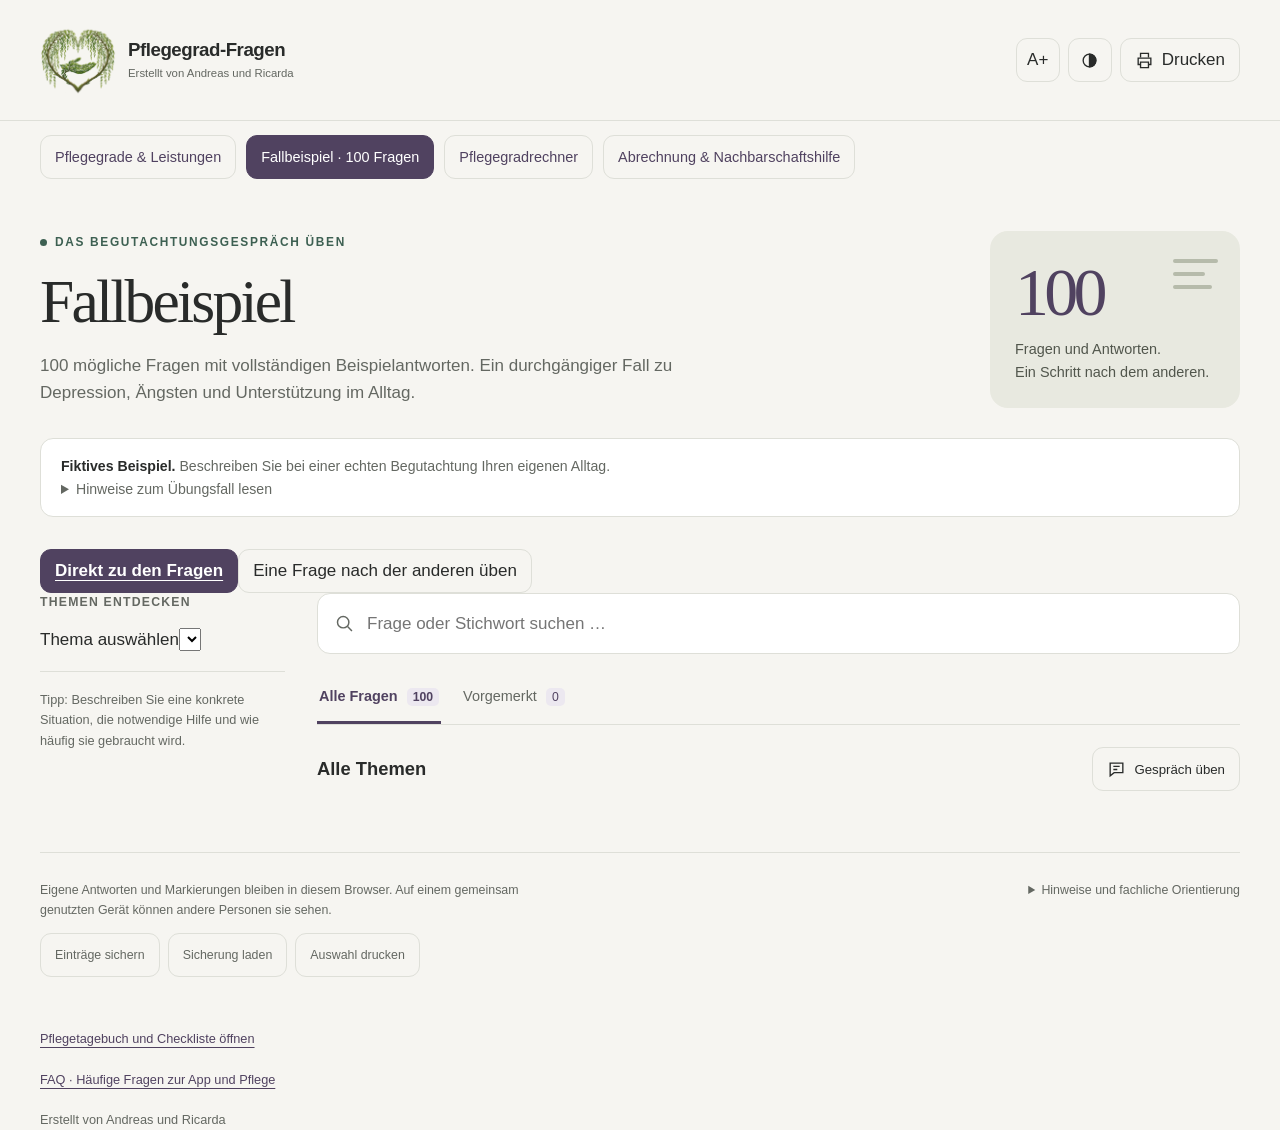
<file: template.html>
<!doctype html>
<html lang="de">
<head>
<meta charset="utf-8"><meta name="viewport" content="width=device-width, initial-scale=1">
<meta name="theme-color" content="#504260"><meta name="description" content="100 mögliche Fragen mit vollständig ausformulierten Antworten für einen fiktiv ergänzten Übungsfall.">
<title>Pflegegrad-Fragen · Fallbeispiel und Leistungen</title>
<style>
:root{--bg:#f6f5f1;--paper:#fff;--ink:#292b2a;--muted:#646862;--line:#dedfd8;--purple:#504260;--light:#ece8f0;--green:#3d6052;--sage:#eaf2ec;--body:17px;--radius:18px}*{box-sizing:border-box}html{font-size:var(--body);scroll-behavior:auto}body{margin:0;background:var(--bg);color:var(--ink);font-family:-apple-system,BlinkMacSystemFont,"Segoe UI",sans-serif;line-height:1.6}button,input,textarea,select{font:inherit}button,a,input,textarea{touch-action:manipulation}button{cursor:pointer}button:disabled{cursor:default;opacity:.45}a{color:var(--purple);text-underline-offset:4px}button:focus-visible,a:focus-visible,input:focus-visible,textarea:focus-visible{outline:3px solid #8767aa;outline-offset:4px}button{color:inherit}button svg{width:19px;height:19px;flex-shrink:0;pointer-events:none}.skip{position:absolute;top:-100px;left:16px;z-index:99;padding:12px;background:white}.skip:focus{top:12px}header{border-bottom:1px solid var(--line);background:var(--bg)}.topbar{max-width:1280px;margin:auto;padding:22px 40px;display:flex;align-items:center;justify-content:space-between;gap:18px}.brand{display:flex;gap:12px;align-items:center;font-weight:750;font-size:1.1rem;letter-spacing:-.025em}.brand-icon{width:37px;height:37px;background:var(--purple);color:white;display:grid;place-items:center;border-radius:11px}.brand-icon svg{width:21px;height:21px}.top-actions{display:flex;gap:8px}.icon-btn,.subtle,.pill,.primary{border:1px solid var(--line);background:transparent;border-radius:11px;min-height:44px;padding:9px 14px;display:inline-flex;align-items:center;justify-content:center;gap:8px;line-height:1.3}.icon-btn{width:44px;padding:8px}.icon-btn.active,.subtle.active{background:var(--light);border-color:var(--purple);color:var(--purple)}.primary{background:var(--purple);color:white;border-color:var(--purple);font-weight:650}.subtle:hover,.icon-btn:hover{background:var(--light)}.main{max-width:1280px;margin:auto;padding:52px 40px 0}.hero{display:grid;grid-template-columns:1fr 250px;gap:40px;align-items:center;margin-bottom:30px}.eyebrow{display:flex;align-items:center;gap:8px;color:var(--green);text-transform:uppercase;font-size:.7rem;letter-spacing:.14em;font-weight:750;margin-bottom:16px}.dot{width:7px;height:7px;border-radius:50%;background:var(--green)}h1{font-family:Georgia,"Times New Roman",serif;font-size:clamp(2.5rem,4.8vw,4.2rem);line-height:1.08;letter-spacing:-.045em;font-weight:400;margin:0 0 18px;max-width:760px}h1 em{font-style:normal;color:var(--purple)}.intro{max-width:670px;color:var(--muted);font-size:1rem;margin:0}.hero-stat{background:#e8e9e0;border-radius:var(--radius);padding:24px 25px;position:relative;overflow:hidden}.stat-number{font-family:Georgia,serif;font-size:4rem;line-height:1.1;letter-spacing:-.07em;color:var(--purple)}.hero-stat p{font-size:.85rem;margin:8px 0 0;color:#51564c}.stat-lines{position:absolute;right:22px;top:28px;width:45px;display:grid;gap:9px}.stat-lines i{display:block;height:4px;border-radius:5px;background:#b6bbab}.stat-lines i:nth-child(2){width:32px}.stat-lines i:nth-child(3){width:39px}.notice{display:flex;align-items:flex-start;gap:12px;background:var(--paper);border:1px solid var(--line);padding:16px 20px;border-radius:13px;font-size:.83rem;color:var(--muted);margin-bottom:32px}.notice svg{width:20px;height:20px;flex-shrink:0;color:var(--green);margin-top:2px}.notice strong{color:var(--ink)}.workspace{display:grid;grid-template-columns:245px minmax(0,1fr);gap:32px;align-items:start}.sidebar{position:sticky;top:20px;padding-bottom:20px}.sidebar-title{font-size:.72rem;font-weight:750;text-transform:uppercase;letter-spacing:.1em;color:var(--muted);margin:0 0 13px}.category{display:flex;width:100%;border:0;background:transparent;padding:12px 13px;text-align:left;gap:10px;align-items:center;justify-content:space-between;border-radius:10px;font-size:.84rem;line-height:1.4;min-height:47px;margin-bottom:3px}.category span{min-width:0}.category small{font-size:.72rem;color:var(--muted);font-variant-numeric:tabular-nums}.category.active{background:var(--purple);color:white}.category.active small{color:#e6dfeb}.category:not(.active):hover{background:var(--light)}.sidebar-note{font-size:.75rem;color:var(--muted);border-top:1px solid var(--line);padding-top:18px;margin-top:18px}.search{display:flex;align-items:center;background:white;border:1px solid var(--line);border-radius:13px;gap:12px;padding:0 16px}.search svg{width:21px;height:21px;color:var(--muted);flex-shrink:0}.search input{width:100%;border:0;outline:0;background:transparent;padding:16px 0;color:var(--ink);min-width:0;font-size:1rem}.search:focus-within{outline:3px solid #8767aa;outline-offset:2px}.search input:focus-visible{outline:0}.search button{background:none;border:0;font-size:1.3rem;min-width:40px;min-height:40px}.tabs{display:flex;gap:20px;border-bottom:1px solid var(--line);margin-top:18px}.tab{background:none;border:0;border-bottom:3px solid transparent;padding:13px 2px;color:var(--muted);font-size:.85rem}.tab.active{color:var(--purple);border-bottom-color:var(--purple);font-weight:700}.tab span{font-size:.72rem;padding:2px 6px;background:var(--light);border-radius:5px;margin-left:5px;color:var(--purple)}.toolbar{display:flex;align-items:center;justify-content:space-between;gap:10px;margin:22px 0 16px}.result-title{font-weight:700;margin:0;font-size:1.08rem}.result-sub{font-size:.75rem;color:var(--muted);margin:2px 0 0}.mode-button{font-size:.78rem;white-space:nowrap}.q-card{background:var(--paper);border:1px solid var(--line);border-radius:var(--radius);margin-bottom:14px;overflow:hidden;transition:border-color .15s}.q-card.open{border-color:#b5a9c1;box-shadow:0 4px 16px #32283a06}.card-meta{display:flex;align-items:center;justify-content:space-between;gap:10px;padding:16px 20px 0}.tag{color:var(--green);font-size:.64rem;text-transform:uppercase;letter-spacing:.075em;font-weight:750}.meta-actions{display:flex;align-items:center;gap:7px}.reviewed-mark{font-size:.7rem;color:var(--green)}.bookmark{border:0;background:transparent;display:grid;place-items:center;min-width:44px;min-height:44px;border-radius:8px;color:#777d74}.bookmark:hover{background:var(--light)}.bookmark.selected{color:var(--purple);background:var(--light)}.bookmark.selected svg{fill:var(--purple)}.question-toggle{border:0;background:transparent;display:flex;align-items:flex-start;gap:13px;text-align:left;padding:8px 22px 23px;width:100%;line-height:1.5;font-size:1.04rem;font-weight:650}.q-number{font-size:.78rem;font-weight:550;min-width:27px;color:var(--muted);padding-top:4px;font-variant-numeric:tabular-nums}.q-label{flex:1}.chevron{color:var(--purple);margin-top:5px;transition:transform .2s}.open .chevron{transform:rotate(180deg)}.card-answer{border-top:1px solid var(--line);padding:21px 24px 22px}.answer-badge{display:inline-flex;align-items:center;gap:6px;font-size:.65rem;letter-spacing:.045em;font-weight:700;text-transform:uppercase;color:var(--green);background:var(--sage);padding:4px 8px;border-radius:5px}.answer-badge.general{color:var(--purple);background:var(--light)}blockquote{margin:13px 0 10px;font-size:1rem;line-height:1.7;color:var(--ink)}.case-note{font-size:.78rem;line-height:1.6;color:var(--muted);margin:12px 0 0}.adapt{font-size:.73rem;color:var(--muted);margin:0 0 19px}.personal-label{display:block;font-size:.78rem;font-weight:650;margin-bottom:7px}.personal-label span{font-weight:400;color:var(--muted)}textarea{display:block;width:100%;min-height:100px;resize:vertical;padding:12px;border:1px solid var(--line);background:var(--bg);border-radius:10px;color:var(--ink);font-size:.9rem;line-height:1.6}.answer-footer{display:flex;align-items:center;justify-content:space-between;gap:10px;flex-wrap:wrap;margin-top:12px}.answer-footer button{font-size:.76rem}.save-label{font-size:.7rem;color:var(--muted)}.reviewed-button.active{color:var(--green);border-color:var(--green);background:var(--sage)}.empty{text-align:center;background:var(--paper);border:1px dashed var(--line);border-radius:var(--radius);padding:46px 22px}.empty p{color:var(--muted);font-size:.9rem}.pager,.practice-nav{display:flex;align-items:center;justify-content:space-between;gap:12px;margin:24px 0}.pager p,.practice-nav p{font-size:.8rem;color:var(--muted);text-align:center}.practice-nav button{font-size:.8rem}.practice-head{display:flex;justify-content:space-between;gap:14px;align-items:center;font-size:.8rem;margin:0 0 12px;color:var(--muted)}.practice-head button{font-size:.76rem}.progress-track{height:4px;background:var(--line);border-radius:9px;margin-bottom:16px}.progress-track i{display:block;background:var(--green);height:100%;border-radius:9px}.footer{margin-top:45px;padding:28px 0 32px;border-top:1px solid var(--line);display:flex;justify-content:space-between;align-items:flex-start;gap:20px;flex-wrap:wrap;color:var(--muted);font-size:.73rem}.footer p{margin:0;max-width:500px}.footer details{max-width:500px}.footer summary{cursor:pointer}.footer details p{margin-top:12px}.footer-actions{display:flex;gap:8px;flex-wrap:wrap;margin-top:12px}.footer-actions button{font-size:.73rem}.toast{position:fixed;bottom:24px;left:50%;transform:translateX(-50%);background:var(--purple);color:white;border-radius:12px;padding:12px 20px;z-index:10;box-shadow:0 4px 20px #0002;width:max-content;max-width:calc(100% - 32px);font-size:.85rem}.sr-only{position:absolute;width:1px;height:1px;padding:0;margin:-1px;overflow:hidden;clip:rect(0,0,0,0);white-space:nowrap;border:0}[hidden]{display:none!important}#printArea{display:none}.contrast{--bg:#fff;--paper:#fff;--ink:#101010;--muted:#333;--line:#555;--purple:#29203e;--light:#e8e2ef;--green:#174731;--sage:#e1efe6}.large{--body:20px}.contrast .hero-stat{background:#eee}.contrast .category small{color:var(--ink)}.contrast .category.active small{color:white}.contrast .bookmark{color:#333}
@media(min-width:1400px){.main{padding-top:65px}}
@media(max-width:900px){.main{padding:32px 24px 0}.topbar{padding:18px 24px}.hero{grid-template-columns:1fr 170px;gap:24px}.hero-stat{padding:21px}.workspace{grid-template-columns:190px minmax(0,1fr);gap:22px}.category{font-size:.77rem;padding:10px}.sidebar-title{font-size:.66rem}.tag{font-size:.61rem}}
@media(max-width:680px){.topbar{padding:16px 18px;gap:8px}.brand{font-size:.96rem;gap:9px}.brand-icon{width:31px;height:34px}.top-actions{gap:5px}.icon-btn{width:40px;min-height:44px}.top-print{display:none}.main{padding:28px 18px 0}.hero{display:block;margin-bottom:22px}.eyebrow{font-size:.62rem;margin-bottom:13px}h1{font-size:2.8rem;margin-bottom:14px}.intro{font-size:.9rem}.hero-stat{display:none}.notice{font-size:.76rem;padding:13px 14px;margin-bottom:23px;gap:9px}.workspace{display:block}.sidebar{position:static;padding:0;margin-bottom:20px}.sidebar-title,.sidebar-note{display:none}.categories{display:flex;gap:7px;overflow-x:auto;padding:4px 3px 10px;scrollbar-width:thin}.category{width:auto;flex-shrink:0;max-width:240px;font-size:.76rem;border:1px solid var(--line);background:white;border-radius:100px;padding:9px 13px;gap:9px;min-height:43px;margin:0}.category span{white-space:nowrap}.category small{font-size:.68rem}.search{border-radius:11px;padding:0 12px}.search input{font-size:16px;padding:14px 0}.tabs{gap:18px}.tab{font-size:.8rem}.toolbar{align-items:flex-start;gap:12px;margin-top:20px}.result-title{font-size:.96rem}.result-sub{font-size:.68rem}.mode-button{font-size:.7rem;padding:8px 10px;white-space:normal;min-width:98px;max-width:145px}.mode-button svg{display:none}.card-meta{padding:12px 14px 0}.question-toggle{padding:6px 15px 18px;gap:9px;font-size:1rem}.q-number{min-width:23px;font-size:.7rem}.card-answer{padding:18px 17px}textarea{font-size:16px;min-height:110px}.tag{font-size:.58rem;letter-spacing:.04em}.answer-badge{font-size:.58rem}.case-note{font-size:.78rem;line-height:1.6;color:var(--muted);margin:12px 0 0}.adapt{font-size:.7rem}blockquote{font-size:.95rem}.reviewed-mark{font-size:.65rem}.pager button{font-size:.8rem;padding:9px 11px}.footer{margin-top:28px;font-size:.7rem}.practice-nav{position:sticky;bottom:0;background:var(--bg);padding:11px 0;border-top:1px solid var(--line);z-index:2}.large h1{font-size:2.5rem}.large .brand{font-size:.82rem}.large .category{font-size:.67rem}.large .tag{font-size:.53rem}.large .question-toggle{font-size:.92rem}}
@media(prefers-reduced-motion:reduce){*{scroll-behavior:auto!important;transition:none!important}}
@media print{body{background:white;color:black;font-size:11pt}header,.main,.toast,.skip{display:none!important}#printArea{display:block!important}#printArea h1{font-family:Georgia,serif;font-size:24pt;letter-spacing:0}#printArea article{break-inside:avoid;border-top:1px solid #aaa;padding:12pt 0}#printArea h2{font-size:12pt;line-height:1.5}#printArea p{font-size:10.5pt;line-height:1.6}#printArea small{font-size:9pt}#printArea .own{border-left:2pt solid #777;padding-left:9pt;white-space:pre-wrap}@page{margin:17mm}}

.section-nav{max-width:1280px;margin:auto;padding:14px 40px 0;display:flex;gap:10px;flex-wrap:wrap}.section-nav a{text-decoration:none;font-size:.85rem;min-height:44px}.section-nav a[aria-current="page"]{background:var(--purple);color:white;border-color:var(--purple)}@media(max-width:680px){.section-nav{padding:12px 18px 0;gap:7px}.section-nav a{font-size:.75rem;padding:9px 11px}}@media print{.section-nav{display:none!important}}

.brand{text-decoration:none;color:var(--ink);min-width:0}.brand-logo{display:block;width:76px;height:76px;object-fit:contain;flex:0 0 76px}.brand-text{display:flex;flex-direction:column;min-width:0;gap:3px}.brand-name{font-size:1.1rem;line-height:1.3;font-weight:750;letter-spacing:-.025em}.brand-credit{font-size:.67rem;line-height:1.4;font-weight:450;color:var(--muted);letter-spacing:0}.creator-credit{font-size:.75rem;color:var(--muted);margin:20px 0 0}.topbar .brand:hover{color:var(--purple)}
@media(max-width:680px){.topbar{display:grid;grid-template-columns:minmax(0,1fr) auto;gap:10px}.brand{gap:9px}.brand-logo{width:62px;height:62px;flex-basis:62px}.brand-name{font-size:.93rem}.brand-credit{font-size:.61rem}.top-actions{max-width:100px;flex-wrap:wrap;justify-content:flex-end}.top-actions #printCare{flex-basis:100%;min-height:36px;padding:6px 10px}.large .brand-name{font-size:.85rem}}
</style>
<meta name="author" content="Andreas und Ricarda"><link rel="icon" type="image/png" href="./assets/weidenherz-logo.png"><link rel="apple-touch-icon" href="./assets/weidenherz-logo.png"></head>
<body>
<a class="skip" href="#questionList">Zu den Fragen</a>
<header><div class="topbar"><a class="brand" href="./" aria-label="Pflegegrad-Fragen – zur Startseite"><img class="brand-logo" src="./assets/weidenherz-logo.png" width="76" height="76" alt="Zwei Weiden formen ein Herz mit einem handförmigen Busch darin"><span class="brand-text"><span class="brand-name">Pflegegrad-Fragen</span><span class="brand-credit">Erstellt von Andreas und Ricarda</span></span></a><div class="top-actions"><button id="fontSize" class="icon-btn" title="Größere Schrift" aria-label="Größere Schrift" aria-pressed="false">A+</button><button id="contrast" class="icon-btn" title="Hoher Kontrast" aria-label="Hohen Kontrast umschalten" aria-pressed="false"><svg viewBox="0 0 24 24" fill="none" stroke="currentColor" stroke-width="1.7"><circle cx="12" cy="12" r="8"/><path d="M12 4a8 8 0 0 1 0 16z" fill="currentColor"/></svg></button><button id="print" class="subtle top-print"><svg viewBox="0 0 24 24" fill="none" stroke="currentColor" stroke-width="1.7"><path d="M7 8V3h10v5M7 17H4V9h16v8h-3M7 14h10v7H7z"/></svg>Drucken</button></div></div></header>
<nav class="section-nav" aria-label="App-Bereiche"><a class="subtle" href="./">Pflegegrade &amp; Leistungen</a><a class="subtle" href="./fallbeispiel.html" aria-current="page">Fallbeispiel · 100 Fragen</a><a class="subtle" href="./pflegegradrechner.html">Pflegegradrechner</a><a class="subtle" href="./abrechnung.html">Abrechnung &amp; Nachbarschaftshilfe</a></nav>
<main class="main">
<section class="hero" aria-labelledby="heroTitle"><div><div class="eyebrow"><span class="dot"></span>Das Begutachtungsgespräch üben</div><h1 id="heroTitle">Fallbeispiel</h1><p class="intro">100 mögliche Fragen mit vollständigen Beispielantworten. Ein durchgängiger Fall zu Depression, Ängsten und Unterstützung im Alltag.</p></div><div class="hero-stat" aria-hidden="true"><div class="stat-number">100</div><div class="stat-lines"><i></i><i></i><i></i></div><p>Fragen und Antworten.<br/>Ein Schritt nach dem anderen.</p></div></section>
<div class="notice"><div><strong>Fiktives Beispiel.</strong> Beschreiben Sie bei einer echten Begutachtung Ihren eigenen Alltag.<details class="example-note"><summary>Hinweise zum Übungsfall lesen</summary><p>Einzelheiten wie Dauer, Häufigkeiten und konkrete Hilfen wurden für dieses Beispiel erfunden. Die Antworten sind keine zusätzlichen tatsächlichen Angaben zur zugrunde liegenden Person.</p></details></div></div>
<div class="quick-start"><a class="primary" href="#questionList">Direkt zu den Fragen</a><button type="button" class="subtle" id="startPractice">Eine Frage nach der anderen üben</button></div>
<div class="workspace"><aside class="sidebar" aria-label="Themenfilter"><p class="sidebar-title">Themen entdecken</p><label class="mobile-topic-control" for="topicSelect">Thema auswählen<select id="topicSelect" aria-controls="questionList"></select></label><nav id="categories" class="categories" aria-label="Fragen nach Thema filtern"></nav><p class="sidebar-note">Tipp: Beschreiben Sie eine konkrete Situation, die notwendige Hilfe und wie häufig sie gebraucht wird.</p></aside>
<section aria-label="Fragen und Antworten"><label class="search"><svg viewBox="0 0 24 24" fill="none" stroke="currentColor" stroke-width="1.7" aria-hidden="true"><circle cx="10.5" cy="10.5" r="6.5"/><path d="m15.5 15.5 5 5"/></svg><span class="sr-only">Fragen und Antworten durchsuchen</span><input id="search" type="search" placeholder="Frage oder Stichwort suchen …" autocomplete="off"><button id="clearSearch" aria-label="Suche leeren" hidden>×</button></label>
<div class="tabs" role="group" aria-label="Ansicht filtern"><button class="tab active" id="allTab" aria-pressed="true">Alle Fragen <span>100</span></button><button class="tab" id="savedTab" aria-pressed="false">Vorgemerkt <span id="savedCount">0</span></button></div>
<div class="toolbar"><div><h2 id="resultTitle" class="result-title">Alle Themen</h2><p id="resultSub" class="result-sub" aria-live="polite"></p></div><button id="mode" class="subtle mode-button" aria-pressed="false"><svg viewBox="0 0 24 24" fill="none" stroke="currentColor" stroke-width="1.7"><path d="M4 4h16v12H9l-5 4zM8 8h8M8 12h5"/></svg><span>Gespräch üben</span></button></div>
<div id="practiceHeader" hidden><div class="practice-head"><span id="practicePosition"></span><button id="shuffle" class="subtle">Reihenfolge mischen</button></div><div class="progress-track"><i id="practiceProgress"></i></div></div>
<div id="questionList" tabindex="-1"></div><div id="navigation"></div>
</section></div>
<footer class="footer"><div><p>Eigene Antworten und Markierungen bleiben in diesem Browser. Auf einem gemeinsam genutzten Gerät können andere Personen sie sehen.</p><div class="footer-actions"><button class="subtle" id="export">Einträge sichern</button><button class="subtle" id="import">Sicherung laden</button><button class="subtle" id="printMobile">Auswahl drucken</button></div><input id="importFile" type="file" accept=".json,application/json" hidden></div><details><summary>Hinweise und fachliche Orientierung</summary><p>Die Fragen sind selbst formuliert und an den Bereichen der Pflegebegutachtung orientiert. Das Fallbeispiel ist ein fiktiv ergänzter Übungsfall, angelehnt an das beschriebene Beschwerdebild. Alle 100 Antworten sind ausformuliert. Fehlende Einzelheiten wurden für das Üben plausibel erfunden, darunter der Zeitraum, die Häufigkeit der Hilfen, Behandlungstermine und konkrete Tagesabläufe. Diese Ergänzungen dürfen nicht als tatsächliche Aussagen über die zugrunde liegende Person verstanden oder ungeprüft in einen Antrag übernommen werden. Auch selbstständig mögliche Tätigkeiten und fehlender Hilfebedarf sind Teil des Beispiels. Das Fallbeispiel ist kein Gutachten. Der zusätzliche Pflegegradrechner bietet eine unverbindliche Punkteorientierung.</p><p>Grundlagen: <a href="https://www.gesetze-im-internet.de/sgb_11/__14.html" target="_blank" rel="noopener">§ 14 SGB XI</a>, <a href="https://www.gesetze-im-internet.de/sgb_11/anlage_1.html" target="_blank" rel="noopener">Begutachtungsbereiche</a> und <a href="https://md-bund.de/themen/pflegebeduerftigkeit-und-pflegebegutachtung/begutachtungs-richtlinien.html" target="_blank" rel="noopener">Begutachtungs-Richtlinien des Medizinischen Dienstes Bund</a>. Stand 24.10.2026.</p><div class="footer-actions"><button class="subtle" id="reset">Eigene Einträge löschen</button></div></details></footer><p class="creator-credit"><a href="./pflegegradrechner.html#vorbereitung">Pflegetagebuch und Checkliste öffnen</a></p><p class="creator-credit"><a href="./#faq">FAQ · Häufige Fragen zur App und Pflege</a></p><p class="creator-credit">Erstellt von Andreas und Ricarda</p>
</main><section id="printArea" aria-label="Druckansicht"></section><div class="toast" id="toast" role="status" hidden></div>
<script>
'use strict';
const QUESTIONS=__QUESTIONS__;
const KEY='pflegegrad-fragen-v1';
const statusLabel=q=>'Beispielantwort';
const $=s=>document.querySelector(s);
const esc=s=>String(s??'').replace(/[&<>"']/g,c=>({'&':'&amp;','<':'&lt;','>':'&gt;','"':'&quot;',"'":'&#39;'}[c]));
const icons={star:'<svg viewBox="0 0 24 24" fill="none" stroke="currentColor" stroke-width="1.7" aria-hidden="true"><path d="m12 3 2.8 5.7 6.2.9-4.5 4.4 1.1 6.2-5.6-3-5.6 3 1.1-6.2L3 9.6l6.2-.9z"/></svg>',down:'<svg class="chevron" viewBox="0 0 24 24" fill="none" stroke="currentColor" stroke-width="1.8" aria-hidden="true"><path d="m6 9 6 6 6-6"/></svg>',check:'<svg viewBox="0 0 24 24" fill="none" stroke="currentColor" stroke-width="1.8" aria-hidden="true"><path d="m5 12 4 4L19 6"/></svg>'};
function cleanData(raw){const data={saved:[],reviewed:[],answers:{},large:false,contrast:false};if(!raw||typeof raw!=='object')return data;for(const k of ['saved','reviewed'])if(Array.isArray(raw[k]))data[k]=[...new Set(raw[k].filter(n=>Number.isInteger(n)&&n>=1&&n<=100))];if(raw.answers&&typeof raw.answers==='object')for(const q of QUESTIONS)if(typeof raw.answers[q.id]==='string')data.answers[q.id]=raw.answers[q.id].slice(0,20000);data.large=raw.large===true;data.contrast=raw.contrast===true;return data;}
let data;let storageOK=true;try{data=cleanData(JSON.parse(localStorage.getItem(KEY)||'{}'));}catch{data=cleanData(null);storageOK=false;}
let state={category:'Alle Themen',query:'',savedOnly:false,page:0,mode:'list',practice:0,order:[],open:new Set()};
const categories=[...new Set(QUESTIONS.map(q=>q.c))];const SIZE=10;
let toastTimer,saveTimer;
function toast(msg){$('#toast').textContent=msg;$('#toast').hidden=false;clearTimeout(toastTimer);toastTimer=setTimeout(()=>$('#toast').hidden=true,4200);}
function persist(){try{localStorage.setItem(KEY,JSON.stringify(data));storageOK=true;}catch{storageOK=false;toast('Speicherung ist gesperrt oder voll. Bitte Einträge als Sicherung herunterladen.');}}
function filtered(){const query=state.query.toLocaleLowerCase('de').trim();return QUESTIONS.filter(q=>(state.category==='Alle Themen'||q.c===state.category)&&(!state.savedOnly||data.saved.includes(q.id))&&(!query||`${q.id} ${q.q} ${q.a} ${q.c} ${statusLabel(q)}`.toLocaleLowerCase('de').includes(query)));}
function resetView(){state.page=0;state.practice=0;state.order=[];render();}
function prefs(){document.documentElement.classList.toggle('large',data.large);document.documentElement.classList.toggle('contrast',data.contrast);for(const [id,val]of [['fontSize',data.large],['contrast',data.contrast]]){$('#'+id).classList.toggle('active',val);$('#'+id).setAttribute('aria-pressed',String(val));}}
function renderCategories(){const picker=$('#topicSelect');picker.innerHTML=['Alle Themen',...categories].map(c=>`<option value="${esc(c)}">${esc(c)} (${c==='Alle Themen'?100:QUESTIONS.filter(q=>q.c===c).length})</option>`).join('');picker.value=state.category;$('#categories').innerHTML=['Alle Themen',...categories].map(c=>`<button class="category ${c===state.category?'active':''}" data-category="${esc(c)}" aria-pressed="${c===state.category}"><span>${esc(c)}</span><small>${c==='Alle Themen'?100:QUESTIONS.filter(q=>q.c===c).length}</small></button>`).join('');}
function card(q,forceOpen=false){const open=forceOpen||state.open.has(q.id),saved=data.saved.includes(q.id),reviewed=data.reviewed.includes(q.id);return `<article class="q-card ${open?'open':''}" id="q-${q.id}"><div class="card-meta"><span class="tag">${typeof CareVisuals!=='undefined'?CareVisuals.icon(({'Gespräch und Verlauf':'chat','Antrieb und Tagesablauf':'calendar','Ängste und Belastung':'mood','Gedächtnis und Orientierung':'think','Körperpflege und Anziehen':'wash','Essen und Trinken':'hand','Behandlung und Medikamente':'medicine','Mobilität und Sicherheit':'move','Kontakte und Organisation':'calendar'})[q.c]||'notes','','example-icon'):''}${esc(q.c)}</span><div class="meta-actions">${reviewed?'<span class="reviewed-mark">✓ Durchgesehen</span>':''}<button class="bookmark ${saved?'selected':''}" data-action="save" data-id="${q.id}" aria-label="Frage ${q.id} ${saved?'aus Vormerkliste entfernen':'vormerken'}" aria-pressed="${saved}">${icons.star}</button></div></div><button class="question-toggle" data-action="open" data-id="${q.id}" aria-expanded="${open}" aria-controls="answer-${q.id}" id="question-${q.id}"><span class="q-number">${String(q.id).padStart(2,'0')}</span><span class="q-label">${esc(q.q)}</span>${icons.down}</button><div class="card-answer" id="answer-${q.id}" ${open?'':'hidden'}><span class="answer-badge">Beispielantwort</span><blockquote>„${esc(q.a)}“</blockquote><label class="personal-label" for="own-${q.id}">Meine Antwort <span>· optional</span></label><textarea id="own-${q.id}" data-own="${q.id}" placeholder="Was trifft auf meinen Alltag zu? Welche Hilfe brauche ich tatsächlich und wie oft?" maxlength="20000">${esc(data.answers[q.id]||'')}</textarea><div class="answer-footer"><button class="subtle reviewed-button ${reviewed?'active':''}" data-action="review" data-id="${q.id}" aria-pressed="${reviewed}">${icons.check}${reviewed?'Durchgesehen':'Als durchgesehen markieren'}</button><span class="save-label">${storageOK?'Eigene Antwort wird lokal gespeichert':'Speichern derzeit nur im offenen Fenster'}</span></div></div></article>`;}
function practiceItems(items){const ids=items.map(q=>q.id);if(state.order.length!==ids.length||state.order.some(id=>!ids.includes(id)))state.order=ids;return state.order.map(id=>items.find(q=>q.id===id));}
function render(){renderCategories();prefs();const items=filtered(),practice=state.mode==='practice';$('#savedCount').textContent=data.saved.length;$('#allTab').classList.toggle('active',!state.savedOnly);$('#savedTab').classList.toggle('active',state.savedOnly);$('#allTab').setAttribute('aria-pressed',String(!state.savedOnly));$('#savedTab').setAttribute('aria-pressed',String(state.savedOnly));$('#clearSearch').hidden=!state.query;$('#resultTitle').textContent=state.category;$('#resultSub').textContent=`${items.length} ${items.length===1?'Frage':'Fragen'}${state.savedOnly?' vorgemerkt':''} · ${data.reviewed.length} von 100 durchgesehen`;$('#mode span').textContent=practice?'Zur Fragenliste':'Gespräch üben';$('#mode').setAttribute('aria-pressed',String(practice));$('#mode').classList.toggle('active',practice);$('#practiceHeader').hidden=!practice||!items.length;
if(!items.length){$('#questionList').innerHTML=`<div class="empty"><strong>${state.savedOnly?'Hier ist noch keine passende Frage vorgemerkt.':'Keine passende Frage gefunden.'}</strong><p>${state.savedOnly?'Mit dem Stern können Sie Fragen für später sammeln.':'Versuchen Sie ein anderes Stichwort oder wählen Sie alle Themen.'}</p><button class="subtle" data-action="resetfilters">Alle Fragen anzeigen</button></div>`;$('#navigation').innerHTML='';return;}
if(practice){const order=practiceItems(items);state.practice=Math.min(Math.max(state.practice,0),order.length-1);const q=order[state.practice];$('#practicePosition').textContent=`Frage ${state.practice+1} von ${order.length} in dieser Auswahl`;$('#practiceProgress').style.width=((state.practice+1)/order.length*100)+'%';$('#questionList').innerHTML=card(q,state.open.has(q.id));$('#navigation').innerHTML=`<div class="practice-nav"><button class="subtle" data-action="prev" ${state.practice===0?'disabled':''}>← Zurück</button><p>${state.practice===order.length-1?'Letzte Frage dieser Auswahl':'Erst selbst antworten, dann Beispiel öffnen.'}</p><button class="primary" data-action="next" ${state.practice===order.length-1?'disabled':''}>Weiter →</button></div>`;}
else{const pages=Math.ceil(items.length/SIZE);state.page=Math.min(Math.max(0,state.page),pages-1);const part=items.slice(state.page*SIZE,state.page*SIZE+SIZE);$('#questionList').innerHTML=part.map(q=>card(q)).join('');$('#navigation').innerHTML=pages>1?`<div class="pager"><button class="subtle" data-action="prev" ${state.page===0?'disabled':''}>← Zurück</button><p>Seite ${state.page+1} von ${pages}</p><button class="subtle" data-action="next" ${state.page===pages-1?'disabled':''}>Weiter →</button></div>`:'';}}
$('#topicSelect').onchange=e=>{state.category=e.target.value;resetView();};
$('#categories').addEventListener('click',e=>{const b=e.target.closest('[data-category]');if(!b)return;state.category=b.dataset.category;resetView();});
$('#search').addEventListener('input',e=>{state.query=e.target.value;resetView();});$('#clearSearch').onclick=()=>{state.query='';$('#search').value='';resetView();$('#search').focus();};$('#allTab').onclick=()=>{state.savedOnly=false;resetView();};$('#savedTab').onclick=()=>{state.savedOnly=true;resetView();};
$('#startPractice').onclick=()=>{state.mode='practice';state.practice=0;render();$('#questionList').focus({preventScroll:true});$('#questionList').scrollIntoView({block:'start',behavior:'instant'});};
$('#mode').onclick=()=>{state.mode=state.mode==='list'?'practice':'list';state.practice=0;render();$('#questionList').focus({preventScroll:true});};
$('#shuffle').onclick=()=>{const ids=filtered().map(q=>q.id);for(let i=ids.length-1;i>0;i--){const j=Math.floor(Math.random()*(i+1));[ids[i],ids[j]]=[ids[j],ids[i]];}state.order=ids;state.practice=0;render();toast('Reihenfolge neu gemischt. Jede Frage kommt einmal vor.');};
document.addEventListener('click',e=>{const b=e.target.closest('[data-action]');if(!b||b.disabled)return;const id=Number(b.dataset.id),a=b.dataset.action;if(a==='open'){const node=$('#q-'+id),body=$('#answer-'+id);const open=body.hidden;body.hidden=!open;node.classList.toggle('open',open);b.setAttribute('aria-expanded',String(open));if(open)state.open.add(id);else state.open.delete(id);return;}
if(a==='save'||a==='review'){const key=a==='save'?'saved':'reviewed';data[key]=data[key].includes(id)?data[key].filter(n=>n!==id):[...data[key],id];persist();render();const focus=document.querySelector(`[data-action="${a}"][data-id="${id}"]`);if(focus)focus.focus({preventScroll:true});return;}
if(a==='resetfilters'){state.savedOnly=false;state.category='Alle Themen';state.query='';$('#search').value='';resetView();return;}
if(a==='prev'||a==='next'){const delta=a==='next'?1:-1;if(state.mode==='practice')state.practice+=delta;else state.page+=delta;render();$('#questionList').focus({preventScroll:true});$('#questionList').scrollIntoView({block:'start',behavior:'smooth'});}});
$('#questionList').addEventListener('input',e=>{const id=Number(e.target.dataset.own);if(!id)return;data.answers[id]=e.target.value;clearTimeout(saveTimer);saveTimer=setTimeout(persist,350);});
$('#fontSize').onclick=()=>{data.large=!data.large;prefs();persist();};$('#contrast').onclick=()=>{data.contrast=!data.contrast;prefs();persist();};
function printSelection(){const items=filtered();if(!items.length){toast('Keine Fragen zum Drucken ausgewählt.');return;}$('#printArea').innerHTML=`<h1>Pflegegrad-Fragen</h1><p>${items.length} mögliche Fragen · ${esc(state.category)} · Fallbeispiel · Fiktiv ergänzter Übungsfall.</p><small>Fiktiver Übungsfall mit erfundenen Ergänzungen zu Dauer, Häufigkeiten und Hilfen. Keine zusätzlichen Tatsachenangaben über die zugrunde liegende Person. Bei echten Gesprächen die eigene tatsächliche Situation beschreiben.</small>`+items.map(q=>`<article><small>${esc(q.c)}</small><h2>${q.id}. ${esc(q.q)}</h2><p><strong>${esc(statusLabel(q))}:</strong> ${esc(q.a)}</p>${data.answers[q.id]?`<p class="own"><strong>Meine Antwort:</strong><br/>${esc(data.answers[q.id])}</p>`:''}</article>`).join('');window.print();}
$('#print').onclick=printSelection;$('#printMobile').onclick=printSelection;
$('#export').onclick=()=>{const blob=new Blob([JSON.stringify({app:'Pflegegrad-Fragen',version:1,exportedAt:new Date().toISOString(),...data},null,2)],{type:'application/json'});const url=URL.createObjectURL(blob);const a=document.createElement('a');a.href=url;a.download='Pflegegrad-Fragen-Sicherung.json';a.click();setTimeout(()=>URL.revokeObjectURL(url),1000);toast('Sicherung enthält Ihre persönlichen Einträge.');};
$('#import').onclick=()=>$('#importFile').click();$('#importFile').onchange=async e=>{const file=e.target.files[0];if(!file)return;try{if(file.size>5*1024*1024)throw Error();const raw=JSON.parse(await file.text());if(raw.app!=='Pflegegrad-Fragen'||raw.version!==1||typeof raw.answers!=='object'||!raw.answers)throw Error();if(!confirm('Gesicherte Antworten und Markierungen ergänzen? Bei gleicher Frage ersetzt die Sicherung die bisherige Antwort.'))return;const loaded=cleanData(raw);data.answers={...data.answers,...loaded.answers};data.saved=[...new Set([...data.saved,...loaded.saved])];data.reviewed=[...new Set([...data.reviewed,...loaded.reviewed])];persist();render();toast('Sicherung geladen.');}catch{toast('Diese Datei ist keine passende Sicherung.');}finally{e.target.value='';}};
$('#reset').onclick=()=>{if(!confirm('Alle eigenen Antworten und Markierungen in diesem Browser löschen?'))return;clearTimeout(saveTimer);const large=data.large,contrast=data.contrast;data=cleanData({large,contrast});state.open.clear();persist();render();toast('Eigene Einträge gelöscht.');};
window.addEventListener('pagehide',()=>{clearTimeout(saveTimer);persist();});
function openPublicQuestion(id){if(!Number.isInteger(id)||id<1||id>QUESTIONS.length)return;state.category='Alle Themen';state.query='';state.savedOnly=false;state.mode='list';state.page=Math.floor((id-1)/SIZE);state.open.add(id);$('#search').value='';render();const target=$('#question-'+id);target?.focus({preventScroll:true});target?.scrollIntoView({block:'start',behavior:'instant'});}
window.addEventListener('pflege:open-question',e=>openPublicQuestion(Number(e.detail)));
render();const publicQuestion=Number(new URLSearchParams(location.search).get('frage'));if(publicQuestion)openPublicQuestion(publicQuestion);if(!storageOK)toast('Browser-Speicher nicht verfügbar. Bitte Einträge regelmäßig sichern.');
</script>
</body></html>
</file>
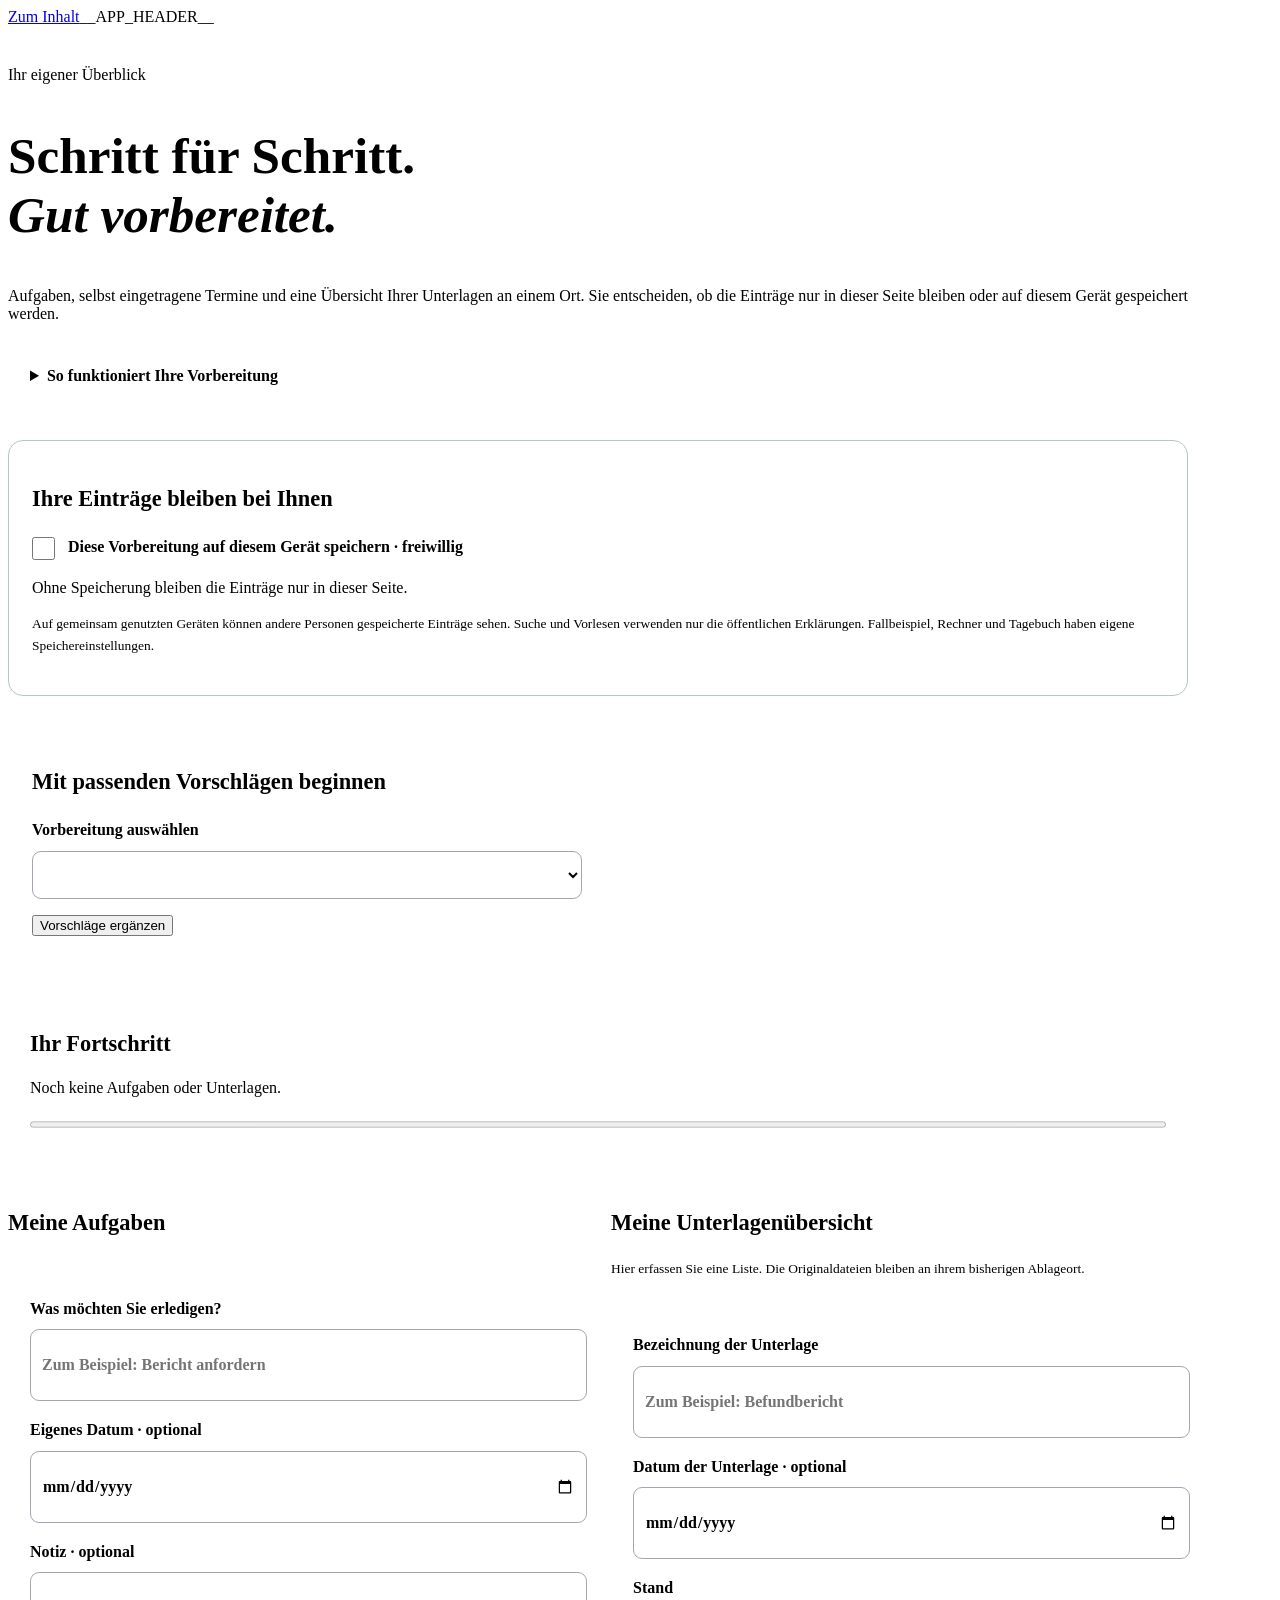
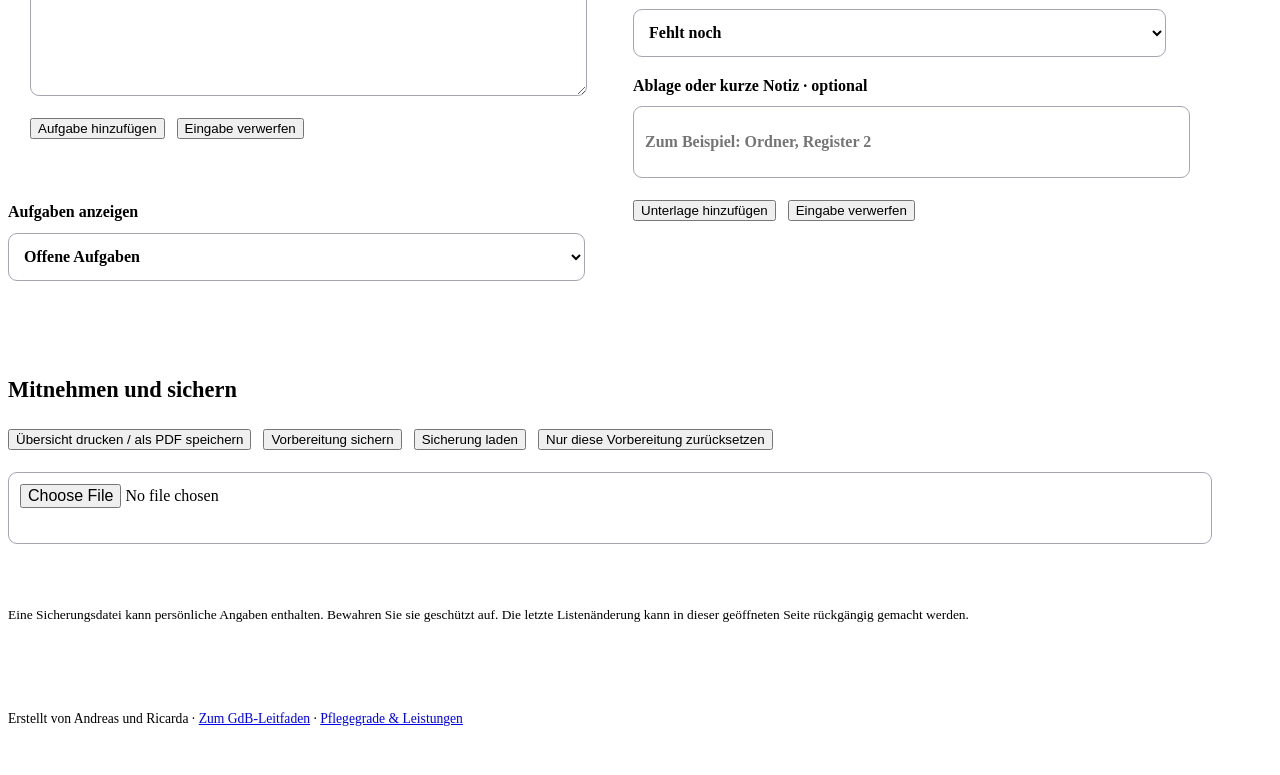
<file: workspace-template.html>
<!doctype html><html lang="de"><head><meta charset="utf-8"><meta name="viewport" content="width=device-width, initial-scale=1"><meta name="theme-color" content="#504260"><meta name="author" content="Andreas und Ricarda"><title>Meine Vorbereitung · Aufgaben und Unterlagen</title><style>__BASE_CSS__</style><link rel="stylesheet" href="./gdb.css"><link rel="stylesheet" href="./workspace.css"><link rel="icon" href="./assets/weidenherz-logo.png"></head><body id="seitenanfang" data-shared-preferences="true"><a class="skip" href="#workspace-guide">Zum Inhalt</a>__APP_HEADER__
<main class="main gdb-main workspace-main"><section id="workspace-guide"><div class="eyebrow">Ihr eigener Überblick</div><h1>Schritt für Schritt.<br><em>Gut vorbereitet.</em></h1><p class="intro">Aufgaben, selbst eingetragene Termine und eine Übersicht Ihrer Unterlagen an einem Ort. Sie entscheiden, ob die Einträge nur in dieser Seite bleiben oder auf diesem Gerät gespeichert werden.</p><details class="gdb-depth"><summary>So funktioniert Ihre Vorbereitung</summary><div class="gdb-two"><article class="gdb-card"><h2>1 · Allgemeine Vorschläge wählen</h2><p>Eine Vorlage für GdB, Pflegegrad, Abrechnung oder Bescheidprüfung auswählen. Erst „Vorschläge ergänzen“ übernimmt die allgemeinen Aufgaben. Eigene Einträge werden dabei nicht ersetzt.</p></article><article class="gdb-card"><h2>2 · An den eigenen Bedarf anpassen</h2><p>Aufgaben bearbeiten und erledigte Schritte markieren. Bei Unterlagen nur Titel, Datum, Status und Ablage notieren. Es werden keine Befunddateien hochgeladen.</p></article><article class="gdb-card"><h2>3 · Fristen bewusst eintragen</h2><p>Maßgebliche Daten aus dem Originalbescheid beziehungsweise nach Beratung selbst übernehmen. Die App berechnet keine rechtliche Frist und sendet keine Hintergrund-Erinnerungen.</p></article><article class="gdb-card"><h2>4 · Übersicht mitnehmen</h2><p>Die Zusammenstellung drucken oder über den Druckdialog als PDF speichern. Eine Sicherung kann später in diesen Bereich zurückgeladen werden. Die App versendet keine Unterlagen.</p></article></div></details></section>
<section class="workspace-privacy" aria-labelledby="workspacePrivacyTitle"><h2 id="workspacePrivacyTitle">Ihre Einträge bleiben bei Ihnen</h2><label class="workspace-check"><input type="checkbox" id="rememberWorkspace"><span>Diese Vorbereitung auf diesem Gerät speichern · freiwillig</span></label><p id="workspaceSaveStatus" role="status">Ohne Speicherung bleiben die Einträge nur in dieser Seite.</p><p class="gdb-small">Auf gemeinsam genutzten Geräten können andere Personen gespeicherte Einträge sehen. Suche und Vorlesen verwenden nur die öffentlichen Erklärungen. Fallbeispiel, Rechner und Tagebuch haben eigene Speichereinstellungen.</p></section>
<section class="workspace-plan"><h2>Mit passenden Vorschlägen beginnen</h2><label for="workspacePlan">Vorbereitung auswählen<select id="workspacePlan"></select></label><p id="workspacePlanPreview"></p><button type="button" class="primary" id="workspaceApplyPlan">Vorschläge ergänzen</button></section>
<div class="workspace-overview" data-private><h2>Ihr Fortschritt</h2><p id="workspaceSummary" role="status">Noch keine Aufgaben oder Unterlagen.</p><progress id="workspaceTaskProgress" max="1" value="0" aria-label="Erledigte Aufgaben"></progress></div>
<div class="workspace-columns" data-private><section id="workspace-task-section"><h2>Meine Aufgaben</h2><form id="workspaceTaskForm" class="workspace-form"><label for="workspaceTaskTitle">Was möchten Sie erledigen?<input id="workspaceTaskTitle" required maxlength="160" autocomplete="off" placeholder="Zum Beispiel: Bericht anfordern"></label><label for="workspaceTaskDue">Eigenes Datum · optional<input id="workspaceTaskDue" type="date" min="1900-01-01" max="2200-12-31"></label><label for="workspaceTaskNote">Notiz · optional<textarea id="workspaceTaskNote" rows="3" maxlength="2000"></textarea></label><div class="gdb-actions"><button class="primary" id="saveWorkspaceTask" type="submit">Aufgabe hinzufügen</button><button class="subtle" type="reset">Eingabe verwerfen</button></div></form><label for="workspaceFilter">Aufgaben anzeigen<select id="workspaceFilter"><option value="open">Offene Aufgaben</option><option value="all">Alle Aufgaben</option><option value="done">Erledigte Aufgaben</option></select></label><ul class="workspace-list" id="workspaceTasks"></ul></section>
<section id="workspace-document-section"><h2>Meine Unterlagenübersicht</h2><p class="gdb-small">Hier erfassen Sie eine Liste. Die Originaldateien bleiben an ihrem bisherigen Ablageort.</p><form id="workspaceDocForm" class="workspace-form"><label for="workspaceDocTitle">Bezeichnung der Unterlage<input id="workspaceDocTitle" required maxlength="160" autocomplete="off" placeholder="Zum Beispiel: Befundbericht"></label><label for="workspaceDocDate">Datum der Unterlage · optional<input id="workspaceDocDate" type="date" min="1900-01-01" max="2200-12-31"></label><label for="workspaceDocStatus">Stand<select id="workspaceDocStatus"><option value="missing">Fehlt noch</option><option value="requested">Angefragt</option><option value="ready">Bereitgelegt</option></select></label><label for="workspaceDocPlace">Ablage oder kurze Notiz · optional<input id="workspaceDocPlace" maxlength="300" autocomplete="off" placeholder="Zum Beispiel: Ordner, Register 2"></label><div class="gdb-actions"><button class="primary" id="saveWorkspaceDoc" type="submit">Unterlage hinzufügen</button><button class="subtle" type="reset">Eingabe verwerfen</button></div></form><ul class="workspace-list" id="workspaceDocuments"></ul></section></div>
<section class="workspace-tools"><h2>Mitnehmen und sichern</h2><div class="gdb-actions"><button class="primary" id="workspacePrint">Übersicht drucken / als PDF speichern</button><button class="subtle" id="workspaceExport">Vorbereitung sichern</button><button class="subtle" id="workspaceImport">Sicherung laden</button><button class="subtle" id="workspaceUndo" hidden>Letzte Änderung rückgängig</button><button class="subtle" id="workspaceReset">Nur diese Vorbereitung zurücksetzen</button></div><input type="file" id="workspaceImportFile" accept=".json,application/json" hidden><p id="workspaceStatus" role="status"></p><p class="gdb-small">Eine Sicherungsdatei kann persönliche Angaben enthalten. Bewahren Sie sie geschützt auf. Die letzte Listenänderung kann in dieser geöffneten Seite rückgängig gemacht werden.</p><div id="workspaceImportPreview" class="gdb-note" hidden><h3>Sicherung vor Übernahme prüfen</h3><p id="workspaceImportDetails"></p><div class="gdb-actions"><button class="primary" id="workspaceConfirmImport">Diese Vorbereitung ersetzen</button><button class="subtle" id="workspaceCancelImport">Abbrechen</button></div></div><div id="workspaceResetConfirm" class="gdb-note" hidden><p>Aufgaben, Unterlagenübersicht und Entwürfe dieses Bereichs zurücksetzen? Andere App-Bereiche bleiben erhalten.</p><div class="gdb-actions"><button class="primary" id="workspaceConfirmReset">Vorbereitung zurücksetzen</button><button class="subtle" id="workspaceCancelReset">Behalten</button></div></div></section>
<footer class="gdb-footer">Erstellt von Andreas und Ricarda · <a href="./gdb.html">Zum GdB-Leitfaden</a> · <a href="./">Pflegegrade &amp; Leistungen</a></footer></main><div id="workspacePrintArea" data-private></div><script type="application/json" id="workspacePlans">__WORKSPACE_PLANS__</script><script src="./workspace.js"></script></body></html>
</file>
<file: app-usability.css>
[hidden]{display:none!important}.quick-start{display:flex;gap:10px;flex-wrap:wrap;margin:18px 0}.quick-start a,.quick-start button{min-height:46px;text-decoration:none;display:inline-flex;align-items:center;padding:11px 16px;border-radius:10px}.topic-overview{display:grid;grid-template-columns:repeat(3,minmax(0,1fr));gap:12px;margin:16px 0}.topic-overview>div{background:var(--light);border:1px solid var(--line);border-radius:12px;padding:16px;line-height:1.6;font-size:.91rem}.topic-overview strong{display:block;color:var(--purple);margin-bottom:5px}.topic-details{border:1px solid var(--line);border-radius:13px;background:white;padding:17px;margin:15px 0}.topic-details>summary{font-weight:650;cursor:pointer;min-height:44px;display:list-item;align-content:center}.topic-details[open]>summary{margin-bottom:18px}.glossary-button,.term-button{font:inherit;color:var(--purple);background:transparent;border:0;border-bottom:1px dotted currentColor;padding:2px 0;cursor:pointer}.term-button{display:inline;line-height:inherit;text-align:inherit}.glossary-button{border:1px solid var(--line);border-radius:9px;padding:9px 12px;min-height:44px;background:white}.term-dialog{width:min(560px,calc(100% - 30px));max-height:85dvh;overflow:auto;border:1px solid var(--line);border-radius:17px;padding:24px;color:var(--ink);background:var(--bg);font:inherit;line-height:1.65}.term-dialog::backdrop{background:#26212cb0}.term-dialog h2{font:700 1.3rem/1.4 inherit;margin:0 0 15px}.term-dialog dt{font-weight:700;margin-top:17px}.term-dialog dd{margin:5px 0 0}.term-dialog .dialog-close{min-height:44px;margin-top:20px}.usability-tools{max-width:1280px;margin:auto;padding:10px 40px;display:flex;gap:10px;align-items:center;flex-wrap:wrap}.usability-tools p{font-size:.83rem;color:var(--muted);margin:0}.back-top{display:inline-block;margin:25px 0 10px;font-size:.9rem}.question-view,.single-nav{display:flex;gap:10px;flex-wrap:wrap;align-items:center;margin:15px 0}.question-view button,.single-nav button{min-height:44px;font:inherit;font-size:.88rem}.question-view button[aria-pressed=true],.diary-view button[aria-pressed=true]{background:var(--purple);color:white}.single-position{padding:12px 15px;border-radius:10px;border:1px solid var(--line);background:var(--light);font-weight:650;line-height:1.5}.single-nav{justify-content:space-between}.view-status{font-size:.86rem;color:var(--muted)}.mobile-topic-control{display:none}.mobile-topic-control select{width:100%;min-height:48px;padding:10px;font:inherit;background:white;border:1px solid var(--line);border-radius:10px;color:var(--ink)}.weight-figure{border:1px solid var(--line);border-radius:13px;padding:18px;background:white;margin:20px 0}.weight-figure figcaption{font-weight:650;margin-bottom:14px}.weight-bar{display:flex;min-height:44px;border-radius:9px;overflow:hidden}.weight-bar span{display:grid;place-items:center;font-size:.85rem;font-weight:700;color:white;background:#504260}.weight-bar span:nth-child(2){background:#476553}.weight-bar span:nth-child(3){background:#725176}.weight-bar span:nth-child(4){background:#466579}.weight-bar span:nth-child(5){background:#73593f}.weight-key{display:flex;gap:10px;flex-wrap:wrap;margin-top:14px;font-size:.87rem;line-height:1.6}.weight-key span{border-left:5px solid #504260;padding-left:8px}.weight-key span:nth-child(2){border-color:#476553}.weight-key span:nth-child(3){border-color:#725176}.weight-key span:nth-child(4){border-color:#466579}.weight-key span:nth-child(5){border-color:#73593f}.decision-guide{border:1px solid var(--line);border-radius:15px;background:white;padding:20px;margin:20px 0}.decision-guide h3{margin:0 0 12px}.decision-options{display:grid;grid-template-columns:repeat(3,minmax(0,1fr));gap:10px}.decision-options button{min-height:72px;padding:12px;border:1px solid var(--line);border-radius:10px;background:var(--light);color:var(--ink);font:inherit;font-size:.9rem;cursor:pointer;text-align:left}.decision-options [aria-pressed=true]{background:var(--purple);color:white}.decision-answer{border-left:5px solid var(--green);padding:14px 17px;margin-top:18px;background:var(--sage);line-height:1.65}.decision-answer a{display:inline-block;margin-top:10px}.diary-view{display:flex;gap:10px;flex-wrap:wrap;margin:17px 0}.diary-view button{min-height:46px}.quick-diary label{line-height:1.5}.quick-diary .prep-grid{align-items:start}.quick-status{font-size:.86rem;color:var(--muted);margin-bottom:16px}.payment-scene .document{animation-play-state:paused}.motion-running .payment-scene .document{animation-play-state:running}.contrast .card,.contrast .form-link,.contrast .contact-card,.contrast .topic-details,.contrast .weight-figure,.contrast .decision-guide,.contrast .term-dialog,.contrast .glossary-button,.contrast .calc-question,.contrast .setup-card{background:#fff;color:#111;border-color:#333}.contrast .billing .small,.contrast .view-status,.contrast .quick-status,.contrast .usability-tools p,.contrast .criterion-hint,.contrast .module-intro{color:#222}.contrast .billing input,.contrast .billing select{color:#111;border-color:#333;background:#fff}.contrast .term-button,.contrast .glossary-button,.contrast .billing a{color:#302044}.contrast .choice[aria-pressed=true],.contrast .billing .primary,.contrast .decision-options [aria-pressed=true]{background:#302044;color:#fff}.contrast .topic-overview>div,.contrast .single-position,.contrast .decision-answer{background:#f4f4f4;color:#111;border-color:#333}.contrast .weight-key{color:#111}.large .billing,.large .topic-overview,.large .view-status,.large .quick-status,.large .criterion-hint,.large .answer-option{font-size:1.05rem}.term-button:focus-visible,.glossary-button:focus-visible,.question-view button:focus-visible,.decision-options button:focus-visible{outline:3px solid #6d477e;outline-offset:4px}@media(max-width:800px){.calc-side{margin-bottom:14px}.calc-tools{gap:7px}.calc-side .calc-tools{display:grid;grid-template-columns:1fr 1fr}.calc-side .calc-tools button{margin:0}.calc-progress{margin-bottom:10px}}@media(max-width:680px){.topbar{grid-template-columns:minmax(0,1fr)!important}.topbar .top-actions{max-width:none;width:100%;justify-content:flex-end;gap:8px}.topbar .brand{max-width:100%}.care-hero h1,.calc-intro h1,.hero h1,.billing .hero h1{font-size:2.05rem!important;line-height:1.13;margin-top:10px;margin-bottom:12px}.care-hero,.calc-intro,.hero{margin-bottom:16px}.care-main,.calc-main{padding-top:20px}.topic-overview,.decision-options{grid-template-columns:1fr}.topic-overview{gap:7px}.topic-overview>div{padding:12px;font-size:.92rem}.usability-tools{padding:8px 18px}.usability-tools p{font-size:.82rem}.notice,.calc-hint{padding:14px!important;font-size:.88rem}.topic-details{padding:14px}.weight-figure{padding:15px;margin:16px 0}.weight-key{display:grid;gap:8px}.mobile-topic-control{display:block;margin:12px 0}.sidebar #categories{display:none}.sidebar .sidebar-note,.sidebar .sidebar-title{display:none}.sidebar{margin-bottom:12px!important}.section-nav a{font-size:.84rem!important}.care-jump a{font-size:.81rem!important;min-height:44px}.criterion-hint,.answer-option,.prep-small,.grade-note,.table-caption{font-size:.88rem}.calc-question{scroll-margin-top:15px}.single-position{font-size:.92rem}.quick-start{margin:13px 0}.billing .hero .intro{font-size:1rem}.large .care-hero h1,.large .calc-intro h1,.large .hero h1{font-size:2.25rem!important}.large .brand-name{font-size:1.05rem!important}.large .brand-credit{font-size:.85rem}.large .topbar .brand-logo{width:54px;height:54px;flex-basis:54px}.large .section-nav a{font-size:.95rem!important}}@media(prefers-reduced-motion:reduce){.motion-running .payment-scene .document{animation:none!important}}@media print{.usability-tools,.quick-start,.question-view,.single-nav,.diary-view,.quick-status,.back-top,.decision-options,.mobile-topic-control,.term-dialog,.glossary-button{display:none!important}.topic-details{border:0;padding:0}.topic-details>summary{display:none}.topic-overview{display:block}.topic-overview>div{margin-bottom:8px}.weight-figure,.decision-guide{break-inside:avoid}.term-button{border:0;color:black}.weight-bar{print-color-adjust:exact;-webkit-print-color-adjust:exact}.decision-answer{display:block!important}}
.billing .hero{display:block;grid-template-columns:none;gap:0}
.example-note{margin-top:10px;line-height:1.65}.example-note summary{cursor:pointer;font-weight:650;min-height:40px}.example-note p{margin:10px 0 0}
@media(max-width:680px){.topbar .top-actions #printCare{flex-basis:auto;min-height:44px;padding:9px 12px}}
.term-button{white-space:normal;max-width:100%;overflow-wrap:anywhere;hyphens:auto}
.billing .grid2>*{min-width:0;overflow-wrap:anywhere;hyphens:auto}
.billing #servicePanel .card{overflow-wrap:anywhere;hyphens:auto}.billing .section-title>div{min-width:0}.billing .section-title h2{overflow-wrap:anywhere;hyphens:auto}
@media(max-width:640px){.billing .cost-chart>span{font-size:0}}
</file>
<file: care-visuals.css>
.care-icon{display:block;width:48px;height:48px;flex-shrink:0;color:var(--purple)}.benefit-card>.care-icon{width:40px;height:40px;margin-bottom:14px;padding:6px;border-radius:10px;background:var(--light);box-sizing:content-box}.module>.care-icon{margin-bottom:14px}.module-picture{display:flex;gap:16px;align-items:center;border:1px solid var(--line);border-radius:13px;padding:16px;background:var(--sage);margin:8px 0 18px}.module-picture>.care-icon{width:54px;height:54px}.module-picture span{font-size:.83rem;color:var(--muted);line-height:1.5}.module-picture strong{display:block;font-size:1.05rem;color:var(--ink)}.example-icon{width:30px;height:30px;display:inline-block;vertical-align:middle;margin-right:9px;color:var(--purple);flex-shrink:0}.criterion-examples dt{display:flex;align-items:center;gap:7px}.care-scene{display:block;width:min(100%,400px);height:auto;margin:12px auto 18px}.picture-help{margin:20px 0;border:1px solid var(--line);border-radius:14px;background:white;padding:17px;color:var(--ink)}.picture-help>summary{cursor:pointer;font-weight:650;min-height:44px;align-content:center;line-height:1.5}.picture-help[open]>summary{margin-bottom:14px}.picture-help figure{margin:0}.picture-help figcaption,.visual-note{font-size:.86rem;line-height:1.65;color:var(--muted)}.answer-picture-grid{display:grid;grid-template-columns:repeat(4,minmax(0,1fr));gap:12px;margin:18px 0}.answer-picture-grid article{padding:16px;border-radius:12px;background:var(--light)}.answer-picture-grid h3{font-size:.95rem;margin:13px 0 7px}.answer-picture-grid p{font-size:.87rem;margin:0;line-height:1.6}.visual-flow{margin:22px 0;background:white;border:1px solid var(--line);border-radius:15px;padding:20px;color:var(--ink)}.visual-flow h3{margin:0 0 15px}.flow-track{display:flex;gap:10px;align-items:stretch}.flow-track>button{flex:1 1 0;min-width:0;display:flex;flex-direction:column;align-items:center;gap:12px;border:1px solid var(--line);border-radius:12px;background:var(--bg);color:var(--ink);padding:16px 9px;min-height:115px;font:inherit;font-size:.86rem;line-height:1.5;cursor:pointer}.flow-track>button .care-icon{width:38px;height:38px}.flow-track>button[aria-pressed=true]{background:var(--light);border:2px solid var(--purple);padding:15px 8px;font-weight:700}.flow-caption{padding:15px;border-radius:10px;background:var(--sage);border-left:4px solid var(--green);line-height:1.65;margin:18px 0!important;font-size:.93rem;min-height:75px}.flow-controls{display:flex;flex-wrap:wrap;gap:10px;margin:12px 0}.flow-controls button{min-height:44px;font:inherit;font-size:.87rem}.flow-playing .flow-track>button[aria-pressed=true] .care-icon{animation:careStep .65s ease-out}.visual-module-picker{display:grid;grid-template-columns:repeat(4,minmax(0,1fr));gap:10px;margin-top:16px}.visual-module-picker button{font:inherit;font-size:.85rem;line-height:1.5;display:flex;flex-direction:column;align-items:center;gap:10px;padding:15px 10px;min-height:108px;background:var(--bg);color:var(--ink);border:1px solid var(--line);border-radius:12px;cursor:pointer}.visual-module-picker [aria-pressed=true]{background:var(--light);border:2px solid var(--purple);font-weight:700}.visual-module-picker .care-icon{width:38px;height:38px}.visual-module-status{font-size:.86rem;color:var(--muted);line-height:1.6;margin:12px 0 0}.card-meta .tag .example-icon{width:22px;height:22px;margin-right:6px}.card-meta .tag{display:inline-flex;align-items:center}.flow-track button:focus-visible,.visual-module-picker button:focus-visible{outline:3px solid var(--purple);outline-offset:4px}.contrast .visual-flow,.contrast .picture-help,.contrast .module-picture{background:#fff;border-color:#333;color:#111}.contrast .visual-note,.contrast .picture-help figcaption,.contrast .visual-module-status,.contrast .module-picture span{color:#222}.contrast .flow-track>button,.contrast .visual-module-picker>button{background:white;border-color:#333;color:#111}.contrast .flow-track>button[aria-pressed=true],.contrast .visual-module-picker>button[aria-pressed=true]{background:#ede8f2;border:2px solid #302044}.contrast .flow-caption,.contrast .answer-picture-grid article{background:#f2f2f2;color:#111}.contrast .care-icon,.contrast .example-icon{color:#302044}.large .visual-note,.large .picture-help figcaption,.large .flow-track>button,.large .visual-module-picker button,.large .flow-caption{font-size:1rem}@keyframes careStep{from{transform:translateY(5px);opacity:.6}to{transform:none;opacity:1}}@media(max-width:760px){.flow-track{display:grid;grid-template-columns:repeat(2,minmax(0,1fr))}.flow-track>button{min-height:100px}.answer-picture-grid,.visual-module-picker{grid-template-columns:repeat(2,minmax(0,1fr))}.picture-help,.visual-flow{padding:15px}.module-picture{padding:13px;gap:12px}.module-picture>.care-icon{width:44px;height:44px}.flow-caption{min-height:0}.visual-flow h3{font-size:1.08rem}.care-scene{max-width:340px}.answer-picture-grid article{padding:13px}}@media(prefers-reduced-motion:reduce){.flow-playing .flow-track>button[aria-pressed=true] .care-icon{animation:none!important}}@media print{.flow-controls,.visual-module-picker,.diary-picture-picker,.answer-picture{display:none!important}.visual-flow,.picture-help{break-inside:avoid}.flow-track{display:flex}.flow-track>button{color:black;background:white;border:1px solid #777;padding:8px;min-height:80px;font-size:8pt}.flow-track>button[aria-pressed=true]{border:1px solid #777;padding:8px}.flow-caption{display:none}.visual-note{font-size:8pt}.module-picture{break-inside:avoid}.care-scene{width:220px}}
.result-picture{margin:20px 0;padding:20px;background:white;border:1px solid var(--line);border-radius:14px}.result-picture figcaption{font-weight:650;margin-bottom:15px}.result-point-bar{display:flex;border:1px solid #aaa0b5;border-radius:10px;height:38px;overflow:hidden;background:#e8e4ed}.result-point-bar>span{height:100%;flex-shrink:0}.point-color-0{background:#504260}.point-color-1{background:#476553}.point-color-2{background:#725176}.point-color-3{background:#466579}.point-color-4{background:#73593f}.result-point-bar .unreached{background:#e8e4ed}.result-point-key{display:grid;grid-template-columns:1fr 1fr;gap:10px;margin:16px 0;font-size:.88rem;line-height:1.55}.result-point-key i{display:inline-block;width:13px;height:13px;margin-right:7px;border:1px solid #333;border-radius:3px}.contrast .result-picture{border-color:#333;color:#111}.large .result-point-key{font-size:1rem}@media(max-width:640px){.result-point-key{grid-template-columns:1fr}.result-picture{padding:15px}}@media print{.result-picture{break-inside:avoid}.result-point-bar,.result-point-key i{print-color-adjust:exact;-webkit-print-color-adjust:exact}}
.visual-module-picker button,.answer-picture-grid article{min-width:0;overflow-wrap:anywhere}.flow-track>button span{overflow-wrap:anywhere}
@media(max-width:680px){.large .visual-module-picker{grid-template-columns:1fr}.large .visual-module-picker button{flex-direction:row;text-align:left;min-height:78px;gap:15px}.large .visual-module-picker button span{min-width:0;overflow-wrap:normal}}
.service-picture-flow>.visual-flow{border:0;padding:0;background:transparent}.service-picture-flow .visual-flow>h3{font-size:1rem}
@media(max-width:680px){.large .flow-track{grid-template-columns:1fr}.large .flow-track>button{flex-direction:row;text-align:left;justify-content:flex-start;min-height:78px;padding:13px;gap:14px}.large .flow-track>button[aria-pressed=true]{padding:12px}.large .flow-track>button span{min-width:0;overflow-wrap:normal}}
</file>
<file: care-learning.css>
.learning-help{margin:22px 0;padding:19px;background:white;border:1px solid var(--line);border-radius:14px;color:var(--ink)}.learning-help>summary{font-weight:700;cursor:pointer;min-height:44px;line-height:1.5;align-content:center}.learning-help[open]>summary{margin-bottom:16px}.learning-help p{line-height:1.65}.learning-note,.learning-help figcaption,.learning-document small{font-size:.87rem;line-height:1.65;color:var(--muted)}.fiction-label{display:inline-block;padding:7px 11px;border-radius:8px;background:var(--sage);font-weight:650;font-size:.85rem}.independence-grid{display:grid;grid-template-columns:repeat(2,minmax(0,1fr));gap:16px}.independence-grid figure{margin:0;border:1px solid var(--line);padding:14px;border-radius:12px;min-width:0}.independence-grid figcaption>strong{display:block;font-size:1rem;color:var(--ink)}.dressing-picture{display:block;width:100%;max-width:300px;height:auto;margin:0 auto 12px}.learning-document{max-width:660px;margin:20px auto;border:1px solid var(--line);border-radius:8px;padding:24px;background:#fcfbf8;box-shadow:0 8px 22px #40334a10}.learning-document-head{display:grid;gap:7px;margin-bottom:22px}.learning-document-head>span{font-size:.76rem;letter-spacing:.06em;font-weight:700;color:var(--purple)}.learning-document-head>strong{font-size:1.3rem}.learning-document button,.picture-choice-row button{display:flex;gap:10px;align-items:center;text-align:left;font:inherit;font-size:.92rem;line-height:1.5;background:white;color:var(--ink);border:1px solid var(--line);border-radius:9px;padding:12px;min-height:48px;cursor:pointer;min-width:0;max-width:100%;overflow-wrap:anywhere}.learning-document button[aria-pressed=true],.picture-choice-row button[aria-pressed=true]{border:2px solid var(--purple);background:var(--light);padding:11px}.picture-number{display:inline-grid;place-items:center;width:27px;height:27px;border:1px solid var(--purple);border-radius:50%;font-weight:750;flex-shrink:0;color:var(--purple)}.learning-invoice-row{display:grid;grid-template-columns:minmax(0,1fr) auto;gap:14px;align-items:center;margin:14px 0}.learning-total{display:flex;justify-content:space-between;gap:15px;border-top:2px solid var(--line);padding-top:15px}.invoice-split{display:flex;gap:2px;height:44px;margin:18px 0 12px;border-radius:6px;overflow:hidden}.invoice-split span{display:grid;place-items:center;background:#62516f;color:white;font-size:.8rem;min-width:0}.invoice-split span:nth-child(2){background:#4d6b56}.invoice-split span:nth-child(3){background:#806246}.learning-tip{padding:17px;border-radius:10px;background:var(--sage);border-left:4px solid var(--green);line-height:1.65;min-height:95px;margin:20px 0}.learning-tip>p{margin:7px 0 0}.picture-choice-row{display:flex;gap:10px;flex-wrap:wrap}.picture-choice-row>button{flex:1 1 150px}.notice-document>button{width:100%;margin:12px 0}.diary-example-layout{display:grid;grid-template-columns:minmax(0,1fr) minmax(0,2fr);gap:22px}.diary-example-layout figure{margin:0}.diary-example-layout dt{font-weight:700;margin-top:14px}.diary-example-layout dd{margin:4px 0 0;line-height:1.65}.diary-example-layout dl{margin:0}.neighbour-check-items{display:grid;gap:12px;margin:20px 0}.neighbour-check-items>label{display:flex!important;align-items:flex-start;gap:14px;padding:16px;margin:0!important;border:1px solid var(--line);border-radius:11px;font-size:.95rem!important;line-height:1.6;font-weight:500!important;min-width:0}.neighbour-check-items>label>span:last-child{flex:1;min-width:0}.check-picture{display:block;flex:0 0 38px}.check-picture .care-icon{width:38px;height:38px}.neighbour-check-items select,.online-chooser select{display:block;font:inherit;color:var(--ink);background:white;padding:12px;width:100%;border:1px solid var(--line);border-radius:8px;min-height:46px;margin-top:10px}.online-chooser{display:block;max-width:580px;font-weight:700;margin:20px 0}.online-application-card{border:1px solid var(--line);border-radius:13px;padding:20px;background:white;min-width:0}.online-application-grid{display:grid;grid-template-columns:repeat(2,minmax(0,1fr));gap:16px}.online-application-card h3{font-size:1.15rem;margin:0 0 10px}.online-application-card p{line-height:1.65}.online-actions{display:grid;gap:10px}.online-actions a{display:block;padding:12px;border:1px solid var(--line);border-radius:9px;text-decoration:none;min-height:44px;overflow-wrap:anywhere}.online-actions a>span{display:block;text-decoration:underline;font-weight:650}.online-actions small{display:block;font-size:.84rem;line-height:1.5;margin-top:5px;color:var(--muted)}.online-kind{display:inline-block;padding:6px 10px;border-radius:7px;background:var(--light);font-size:.83rem;font-weight:650;margin-bottom:12px}.learning-help button:focus-visible,.learning-help select:focus-visible,.online-chooser select:focus-visible,.online-actions a:focus-visible{outline:3px solid var(--purple);outline-offset:3px}.learning-help a{overflow-wrap:anywhere}.contrast .learning-help,.contrast .learning-document,.contrast .online-application-card{background:white;border-color:#333;color:#111}.contrast .learning-note,.contrast .learning-help figcaption,.contrast .online-actions small{color:#222}.contrast .learning-tip{background:#f0f0f0;color:#111}.large .learning-help p,.large .learning-note,.large .learning-help figcaption,.large .learning-document button,.large .online-actions small{font-size:1rem}@media(max-width:640px){.independence-grid,.diary-example-layout,.online-application-grid{grid-template-columns:1fr}.learning-help{padding:15px}.learning-document{padding:15px}.learning-invoice-row{grid-template-columns:1fr;gap:7px}.learning-invoice-row>strong{text-align:right}.invoice-split{height:28px}.invoice-split span{font-size:0}.learning-total{flex-wrap:wrap}.neighbour-check-items>label{padding:12px}.online-application-card{padding:17px}.diary-example-layout figure{max-width:300px;margin:auto}.large .picture-choice-row{display:grid;grid-template-columns:1fr}}@media print{.learning-help,.online-chooser{display:none!important}.online-application-grid{display:block}.online-application-card{break-inside:avoid;margin-bottom:15px}.online-application-card[hidden]{display:none!important}}
</file>
<file: care-explain.css>
.explain-help{overflow-wrap:anywhere}.explain-help select{display:block;min-height:46px;font:inherit;background:white;color:var(--ink);border:1px solid var(--line);border-radius:9px;padding:10px;width:100%;margin:9px 0 18px}.explain-help label{display:block;font-weight:650;line-height:1.6;margin:18px 0}.explain-help input[type=range]{display:block;width:100%;margin:16px 0;min-height:44px;accent-color:var(--purple)}.explain-choices{display:flex;gap:9px;flex-wrap:wrap;margin:17px 0}.explain-choices button{font:inherit;font-size:.87rem;min-height:46px;white-space:normal}.explain-choices [aria-pressed=true]{background:var(--purple);color:white}.combo-picture{margin:24px 0;border:1px solid var(--line);border-radius:13px;padding:20px;background:white}.combo-picture>figcaption{font-weight:700;font-size:1rem;margin-bottom:18px;line-height:1.6}.combo-picture-row{margin:18px 0}.combo-picture-row>strong{display:block;font-size:.95rem}.combo-picture-row p{font-size:.92rem;margin:8px 0;line-height:1.6}.explain-bar{height:30px;border:1px solid #aaa3b2;border-radius:7px;background:#e9e4ed;overflow:hidden;margin:10px 0}.explain-bar>span{display:block;height:100%;width:0;background:#62516f;transition:width .35s ease}.cash-bar>span,.calendar-balance>span{background:#4d6b56}.time-axis{display:flex;justify-content:space-between;font-size:.8rem;color:var(--muted);margin:23px 0 8px}.time-track{margin:16px 0 24px}.time-track>strong{display:block;font-size:1rem}.time-track>p{font-size:.9rem;margin:6px 0 10px!important}.day-line{position:relative;height:32px;border:1px solid #aba2b2;border-radius:7px;background:repeating-linear-gradient(to right,#f5f2f7 0%,#f5f2f7 calc(25% - 1px),#d0c7d7 calc(25% - 1px),#d0c7d7 25%);overflow:hidden}.day-line>span{position:absolute;height:100%;background:#62516f;transition:left .35s ease,width .35s ease}.helper-line>span{background:#4d6b56}.calendar-stats{display:grid;grid-template-columns:repeat(3,minmax(0,1fr));gap:12px;margin:18px 0}.calendar-stats>div{padding:15px;border:1px solid var(--line);border-radius:11px;background:white;min-width:0}.calendar-stats small{display:block;font-size:.85rem;line-height:1.5;color:var(--muted)}.calendar-stats strong{display:block;font-size:1.18rem;line-height:1.5;margin-top:7px}.calendar-months{display:grid;grid-template-columns:repeat(5,minmax(0,1fr));gap:8px;margin:20px 0}.calendar-months button{font:inherit;font-size:.8rem;border:1px solid var(--line);border-radius:8px;background:white;color:var(--ink);min-height:46px;padding:8px;cursor:pointer}.calendar-months [aria-pressed=true]{background:var(--purple);color:white;border-color:var(--purple)}.calendar-output{border-top:1px solid var(--line);padding-top:20px}.example-week{display:grid;grid-template-columns:repeat(4,minmax(0,1fr));gap:10px;margin:20px 0}.example-week button,.role-options button{font:inherit;font-size:.87rem;line-height:1.5;min-height:108px;display:flex;flex-direction:column;align-items:center;gap:9px;border:1px solid var(--line);border-radius:10px;padding:15px;background:white;color:var(--ink);cursor:pointer;min-width:0}.example-week button[aria-pressed=true],.role-options button[aria-pressed=true]{border:2px solid var(--purple);background:var(--light);padding:14px}.example-week .care-icon,.role-options .care-icon{width:36px;height:36px}.example-week button>span{font-size:.82rem}.week-output dt{font-weight:700;margin-top:13px}.week-output dd{margin:5px 0 0;line-height:1.65}.answer-comparison{display:grid;grid-template-columns:1fr 1fr;gap:15px;margin:18px 0}.answer-comparison article{padding:18px;border:1px solid var(--line);border-left:4px solid var(--purple);border-radius:11px;min-width:0;background:var(--light)}.answer-comparison article:first-child{background:var(--bg);border-left-color:#806246}.answer-comparison article>span{font-size:.85rem;font-weight:700}.answer-comparison article>p{margin:10px 0 0;line-height:1.7}.role-centre{display:grid;justify-items:center;gap:10px;padding:20px;border:1px solid var(--line);border-radius:13px;background:var(--sage);margin:20px 0;line-height:1.5;text-align:center}.role-centre>span{font-size:.87rem}.role-options{display:grid;grid-template-columns:repeat(3,minmax(0,1fr));gap:13px;margin:16px 0}.role-output{min-height:110px}.contrast .explain-help,.contrast .combo-picture,.contrast .calendar-stats>div{background:white;border-color:#333;color:#111}.contrast .explain-help .learning-note,.contrast .time-axis,.contrast .calendar-stats small{color:#222}.contrast .explain-help button{border-color:#333}.contrast .explain-help button[aria-pressed=true]{background:#ede8f2;color:#111;border-color:#302044}.contrast .answer-comparison article,.contrast .role-centre{background:#f2f2f2;color:#111}.large .explain-help button,.large .explain-help p,.large .calendar-stats small,.large .combo-picture-row p{font-size:1rem}.explain-help button:focus-visible,.explain-help select:focus-visible,.explain-help input:focus-visible,[data-combo-share]:focus-visible{outline:3px solid var(--purple);outline-offset:3px}@media(max-width:760px){.calendar-stats{grid-template-columns:1fr}.calendar-months{grid-template-columns:repeat(3,minmax(0,1fr))}.example-week{grid-template-columns:repeat(2,minmax(0,1fr))}}@media(max-width:600px){.answer-comparison,.role-options{grid-template-columns:1fr}.combo-picture{padding:15px}.role-options button{min-height:70px;flex-direction:row;text-align:left}.large .example-week{grid-template-columns:1fr}.large .example-week button{flex-direction:row;min-height:80px;flex-wrap:wrap}.large .example-week button>span{flex-basis:100%}.explain-choices button{flex:1 1 140px}.calendar-months{gap:6px}}@media(prefers-reduced-motion:reduce){.explain-bar>span,.day-line>span{transition:none}}@media print{.explain-help,.combo-picture,.explain-choices{display:none!important}}
</file>
<file: app-access.css>
.app-tools{max-width:1280px;margin:0 auto;padding:10px 40px 16px;display:flex;gap:9px;align-items:center;flex-wrap:wrap}.app-tools>button{min-height:46px;font:inherit;font-size:.9rem}.app-tools>span{font-size:.85rem;line-height:1.5;flex-basis:100%;color:var(--muted)}.app-tools>span:empty{display:none}.app-dialog{width:min(760px,calc(100% - 24px));max-height:90dvh;border:1px solid var(--line);border-radius:17px;padding:24px;color:var(--ink);background:var(--bg);font:inherit;line-height:1.65;overflow:auto;overscroll-behavior:contain}.app-dialog::backdrop{background:#26212cb5}.app-dialog-head{display:flex;gap:18px;align-items:flex-start;justify-content:space-between;margin-bottom:18px}.app-dialog-head h2{font-size:1.4rem;line-height:1.4;margin:0}.app-dialog-head button{flex-shrink:0;min-height:44px}.app-dialog p{margin:12px 0;line-height:1.65}.app-dialog label,.app-plan label{display:block;font-weight:650;line-height:1.6;margin:16px 0 7px}.app-dialog input,.app-dialog select,.app-plan select{display:block;width:100%;min-height:48px;margin-top:7px;padding:11px;border:1px solid #aaa3b2;border-radius:9px;background:white;color:var(--ink);font:inherit}.app-dialog details>summary{min-height:44px;cursor:pointer;font-weight:650;align-content:center}.app-dialog section{border-top:1px solid var(--line);padding-top:15px;margin-top:24px}.app-dialog h3{font-size:1.15rem;line-height:1.5}.app-dialog h4{font-size:1rem}.app-actions{display:flex;gap:10px;flex-wrap:wrap;margin:18px 0}.app-actions button{font:inherit;font-size:.9rem;min-height:46px;white-space:normal}.app-search-result{border:1px solid var(--line);border-radius:12px;padding:17px;margin:13px 0;background:white;overflow-wrap:anywhere}.app-search-result h3{font-size:1.05rem;margin:7px 0}.app-search-result p{font-size:.93rem}.app-search-result small{color:var(--muted);font-weight:650}.app-small{font-size:.86rem;line-height:1.6;color:var(--muted)}.read-text{white-space:pre-wrap;line-height:1.8;padding:16px;background:white;border:1px solid var(--line);border-radius:10px}.app-plan{margin:25px 0 45px;padding:24px;border:1px solid var(--line);border-radius:16px;background:var(--sage);scroll-margin-top:20px}.app-plan-grid{display:grid;grid-template-columns:repeat(2,minmax(0,1fr));gap:0 20px}.app-plan-grid>label{min-width:0}.plan-result{border:1px solid var(--line);background:white;border-radius:13px;margin-top:20px;padding:22px;overflow-wrap:anywhere}.plan-result h3{font-size:1.25rem}.plan-result h4{font-size:1.05rem;margin:24px 0 10px}.plan-result p{line-height:1.7}.plan-result .linkbutton{white-space:normal}.plan-checklist{display:grid;gap:10px}.plan-checklist>label{display:flex;gap:12px;align-items:flex-start;padding:13px;margin:0;border:1px solid var(--line);border-radius:9px;font-weight:500}.plan-checklist input{width:22px;height:22px;min-height:22px;flex-shrink:0;margin:2px 0}.mobile-dock{display:none}.app-dialog :focus-visible,.app-tools :focus-visible,.app-plan :focus-visible,.mobile-dock :focus-visible{outline:3px solid #704c90;outline-offset:3px}.app-dialog a,.app-plan a{overflow-wrap:anywhere}.contrast .app-dialog,.contrast .app-search-result,.contrast .plan-result{background:white;color:#111;border-color:#333}.contrast .app-small,.contrast .app-search-result small,.contrast .app-tools>span{color:#222}.contrast .app-plan{background:#f0f0f0;color:#111;border-color:#333}.large .app-dialog,.large .app-plan{font-size:1.12rem}.large .app-small,.large .app-search-result p,.large .app-actions button{font-size:1rem}@media(max-width:760px){body{padding-bottom:calc(87px + env(safe-area-inset-bottom,0px))}.app-tools{padding:10px 18px 16px}.app-tools>button{flex:1 1 130px}.mobile-dock{display:grid;grid-template-columns:repeat(4,minmax(0,1fr));gap:3px;position:fixed;bottom:0;left:0;right:0;z-index:40;background:#fcfbf8;border-top:1px solid #aaa3b2;padding:7px 6px calc(7px + env(safe-area-inset-bottom,0px))}.mobile-dock a{min-width:0;min-height:56px;display:flex;flex-direction:column;align-items:center;justify-content:center;gap:5px;text-decoration:none;color:#504260;border-radius:8px;font-size:.73rem;line-height:1.3;padding:5px 2px}.mobile-dock .care-icon{width:23px;height:23px}.mobile-dock [aria-current=page]{background:#e9e3ee;font-weight:750}.app-keyboard-open .mobile-dock,body:has(dialog[open]) .mobile-dock{display:none}.app-plan{padding:17px}.app-plan-grid{grid-template-columns:1fr;gap:0}.app-dialog{padding:18px;max-height:92dvh}.app-dialog-head{gap:12px;flex-wrap:wrap}.app-dialog-head h2{font-size:1.25rem}.app-dialog-head button{margin-left:auto}.plan-result{padding:17px}.large .mobile-dock a{font-size:.8rem}.app-dialog .app-actions>button{flex:1 1 130px}}@media print{.app-tools,.app-dialog,.mobile-dock,#planForm{display:none!important}body{padding-bottom:0}.app-plan{background:white;border:0;padding:0}.plan-result{padding:0;border:0}.printing-plan main>*:not(#abrechnung-plan){display:none!important}.printing-plan #abrechnung-plan>h2,.printing-plan #abrechnung-plan>p{display:none!important}.printing-plan .plan-checklist input{display:inline-block!important}.printing-plan .plan-result{break-inside:auto}.printing-plan .plan-result h4{break-after:avoid}}
/* Calm, static reading guide: no animated equalizer or automatic scrolling. */
.reader-select-grid{display:grid;grid-template-columns:minmax(0,1fr) minmax(0,1fr);gap:0 18px}.reader-select-grid>label{min-width:0}.reader-select-grid select{max-width:100%}.reader-voice-actions{margin-top:8px}.reader-player{border:1px solid var(--line);border-radius:12px;background:white;padding:18px;margin:22px 0}.reader-player .app-actions{margin-top:0}.reader-player progress{display:block;width:100%;height:12px;accent-color:#504260}.reader-player #readCurrent{font-size:1.06rem;line-height:1.85;border-left:4px solid #cbc1d5;padding:12px 15px;background:#f7f4fa;overflow-wrap:anywhere;white-space:pre-wrap}.reader-player #readCurrent.is-speaking{border-left-color:#704c90}.reader-passage-nav{display:flex;justify-content:space-between;gap:12px;margin:16px 0}.reader-passage-nav button{min-height:48px;white-space:normal;font:inherit}.read-text p{padding:12px;border-left:4px solid transparent;margin:10px 0;overflow-wrap:anywhere}.read-text .read-active{background:#eee7f5;border-left-color:#704c90}.reader-help{margin-top:18px}.contrast .reader-player{border-color:#222;color:#111}.contrast .reader-player #readCurrent,.contrast .read-text .read-active{background:#f0f0f0;color:#111;border-left-color:#111}.app-dialog #readStatus{min-height:1.65em}.app-dialog #readProgressText{margin-top:7px}.app-dialog button:disabled{cursor:default;opacity:.55}@media(max-width:600px){.reader-select-grid{grid-template-columns:1fr}.reader-player{padding:14px}.reader-passage-nav button{flex:1;min-width:0;font-size:.9rem}.app-dialog #readCurrent{padding:11px;line-height:1.8}.reader-player .app-actions>button{flex:1 1 100px}}
.reader-settings{border:1px solid var(--line);padding:10px 14px;margin:10px 0;border-radius:9px}.reader-settings>summary{line-height:1.55}.reader-controls{position:sticky;top:-25px;z-index:2;background:white;padding:10px 0 2px;border-bottom:1px solid var(--line)}.reader-player #readCurrent mark{color:inherit;background:#e7dbf2;box-decoration-break:clone;-webkit-box-decoration-break:clone}.contrast .reader-player #readCurrent mark{background:#ffe187;color:#111}@media(max-width:760px){.reader-controls{top:-19px}.reader-player .app-actions #readStart{flex-basis:100%}}
.reader-remember{display:flex!important;gap:12px;align-items:flex-start;font-weight:500!important}.reader-remember input{display:inline-block!important;width:23px!important;height:23px!important;min-height:23px!important;flex-shrink:0;margin-top:3px!important;padding:0!important}.app-more-links{display:grid;gap:15px}.app-more-links a{text-align:left;justify-content:flex-start;text-decoration:none;min-height:56px;padding:16px}.shared-next{border:1px solid var(--line);background:var(--sage);padding:20px;border-radius:13px;margin:26px 0}.shared-next p{margin:9px 0;line-height:1.8}.mobile-dock button{min-width:0;display:flex;flex-direction:column;align-items:center;justify-content:center;gap:5px;min-height:64px;background:none;border:0;border-radius:8px;color:#504260;font:inherit;font-size:.73rem;padding:5px 2px}.mobile-dock .has-current{background:#e9e3ee;font-weight:750}@media(max-width:760px){body{padding-bottom:calc(110px + env(safe-area-inset-bottom,0px))}.mobile-dock{grid-template-columns:repeat(5,minmax(0,1fr))}.mobile-dock a,.mobile-dock button,.large .mobile-dock a,.large .mobile-dock button{font-size:clamp(.66rem,2.9vw,.75rem);min-height:64px}.mobile-dock span{max-width:100%;overflow-wrap:anywhere}.app-more-links a{font-size:1rem}}@media print{.shared-next{display:none!important}}

@media print{body{padding-bottom:0!important}}
</file>
<file: abrechnung.css>
.section-nav{max-width:1280px;margin:auto;padding:14px 40px 0;display:flex;gap:10px;flex-wrap:wrap}.section-nav a{text-decoration:none;min-height:44px}.section-nav [aria-current=page]{background:var(--purple);color:white}.billing{max-width:1200px}.billing section{margin:28px 0 54px;scroll-margin-top:20px}.billing h1{font-size:clamp(2.3rem,5vw,3.8rem)}.billing h2{font-size:1.65rem;line-height:1.3;margin-bottom:12px}.billing h3{font-size:1.1rem;line-height:1.4;margin:0 0 12px}.billing p{line-height:1.65;margin:0 0 14px}.billing ul,.billing ol{padding-left:24px;line-height:1.65}.billing li{margin-bottom:9px}.jump,.choices{display:flex;gap:9px;flex-wrap:wrap;margin:20px 0}.jump a{padding:8px 12px;background:#eeedf2;border-radius:20px;font-size:.85rem}.choice{border:1px solid var(--line);border-radius:12px;background:white;padding:12px 16px;min-height:48px;font:inherit;color:var(--ink);cursor:pointer}.choice[aria-pressed=true]{background:var(--purple);color:white}.grid2{display:grid;grid-template-columns:1fr 1fr;gap:18px}.card{border:1px solid var(--line);background:white;border-radius:17px;padding:24px;min-width:0}.card+.card:not(.grid2>.card):not(.budget-grid>.card):not(.forms-grid>.card){margin-top:14px}.card .small,.small{font-size:.82rem;color:#57515d}.pill{display:inline-block;border-radius:30px;background:#e5ece6;color:#274d3a;padding:7px 12px;font-size:.82rem;font-weight:700;margin-bottom:12px}.equation{background:#eeedf4;color:#473756;border-radius:12px;padding:17px;margin:16px 0;font-size:1.15rem}.case{border-left:5px solid #70927a;background:#f0f5f0;padding:20px;border-radius:12px;margin-top:18px}.case h3{color:#31573d}.service-top{display:flex;align-items:center;gap:16px;margin-bottom:18px}.service-top svg{flex-shrink:0;width:64px;height:64px;color:#66516e}.badge-row{display:flex;gap:8px;flex-wrap:wrap}.badge-row span{padding:7px 10px;background:#f1edf5;border-radius:8px;font-size:.8rem}.cost-chart{display:flex;min-height:46px;border-radius:10px;overflow:hidden;margin:16px 0;border:1px solid #c4bfcc;background:#e5e1eb}.cost-chart span{display:grid;place-items:center;color:white;background:#62516f;transition:width .7s;min-width:0;font-size:.8rem}.cost-chart span.own{background:#806246}.legend{display:flex;gap:14px;flex-wrap:wrap;font-size:.83rem;margin-bottom:14px}.legend strong{color:#473756}.section-title{display:flex;align-items:center;gap:14px;margin-bottom:20px}.section-title h2,.section-title p{margin:0}.number{background:#e4ece6;border-radius:14px;padding:17px;font-weight:800;color:#31573d}.bar{height:40px;background:#eeeaf2;border-radius:10px;overflow:hidden;margin:20px 0;border:1px solid #c4bfcc}.bar>span{display:flex;align-items:center;justify-content:center;height:100%;background:#62516f;color:white;transition:width .7s;white-space:nowrap}.budget-grid{display:grid;grid-template-columns:repeat(3,1fr);gap:16px}.billing label{display:block;font-weight:600;font-size:.85rem;margin:14px 0 7px}.billing input,.billing select{width:100%;min-height:46px;border:1px solid #aaa3b2;border-radius:9px;padding:10px;color:#26212c;background:white;font:inherit}.billing input:invalid{border-color:#b04131}.billing output{display:block;font-weight:650;font-size:1rem;line-height:1.65}.error{color:#922f24}.donut{width:180px;display:block;margin:4px auto}.track,.arc{fill:none;stroke-width:16}.track{stroke:#eeeaf2}.arc{stroke:#62516f;transform:rotate(-90deg);transform-origin:90px 90px;stroke-dasharray:54 100;transition:stroke-dasharray .8s}.donut text{font-size:25px;fill:#473756;font-weight:750}.payment-scene{display:flex;justify-content:space-between;align-items:center;gap:14px;background:#f0edf4;padding:20px;border-radius:14px;position:relative;margin:18px 0;overflow:hidden}.payment-scene>span:not(.document){padding:14px;background:white;border-radius:10px;font-weight:650;z-index:1}.document{background:#fff;border:2px solid #6b5777;border-radius:5px;padding:7px;animation:travel 3.6s ease-in-out infinite}.route-steps{display:grid;grid-template-columns:repeat(4,1fr);gap:8px;margin-bottom:12px}.route-steps button{min-height:70px;border:1px solid #aaa3b2;border-radius:10px;padding:9px;font:inherit;background:white;color:#33273d;cursor:pointer}.route-steps [aria-pressed=true]{color:white;background:#62516f}.route-detail{min-height:130px;margin-bottom:15px}.forms-grid{display:grid;grid-template-columns:repeat(3,1fr);gap:14px}.form-link{display:flex;flex-direction:column;gap:12px;text-decoration:none;color:inherit}.form-link strong{color:#473756}.form-link span{font-size:.85rem;line-height:1.5}.linkbutton{display:inline-flex;text-decoration:none;margin:10px 0;min-height:44px;align-items:center}.billing details summary{cursor:pointer;font-weight:650;min-height:44px;line-height:1.5}.billing details[open] summary{margin-bottom:14px}.contact-controls{display:grid;grid-template-columns:1fr 2fr;gap:18px;margin:20px 0}.contact-links{display:flex;gap:12px;flex-wrap:wrap;font-size:.82rem}.contact-card address{font-style:normal;line-height:1.6}.contact-card .post{border-top:1px solid var(--line);padding-top:12px;margin-top:12px}.sources a,.contact-card a{overflow-wrap:anywhere}.large .billing{font-size:1.14rem}.billing a:focus-visible,.billing button:focus-visible,.billing input:focus-visible,.billing select:focus-visible{outline:3px solid #704c90;outline-offset:3px}.paused *{animation-play-state:paused!important;transition:none!important}.billing #servicePanel{animation:appear .35s}.billing footer{padding:25px 0;border-top:1px solid var(--line)}@keyframes travel{0%,15%{transform:translateX(-45px) rotate(-4deg)}70%,100%{transform:translateX(45px) rotate(4deg)}}@keyframes appear{from{opacity:.4;transform:translateY(6px)}to{opacity:1;transform:none}}@media(prefers-reduced-motion:reduce){*,*::before,*::after{animation:none!important;transition:none!important}}@media(max-width:900px){.budget-grid{grid-template-columns:1fr}.forms-grid{grid-template-columns:1fr 1fr}}@media(max-width:640px){.grid2,.forms-grid,.contact-controls{grid-template-columns:1fr}.card{padding:19px}.section-nav{padding:12px 18px 0}.section-nav a{font-size:.8rem}.choices{gap:7px}.choice{padding:10px 12px;flex:1 1 135px;font-size:.86rem}.route-steps{grid-template-columns:1fr 1fr}.payment-scene{font-size:.73rem;padding:12px;gap:6px}.payment-scene>span:not(.document){padding:10px}.document{padding:5px;animation-name:travelSmall}.service-top{align-items:flex-start}.billing h2{font-size:1.45rem}.billing section{margin-bottom:38px}.billing .intro{font-size:1rem}}@keyframes travelSmall{0%,15%{transform:translateX(-8px)}70%,100%{transform:translateX(8px)}}@media print{.main.billing{display:block!important}header,.section-nav,.jump,.choices,#weg,#budget,.contact-controls,button,.skip{display:none!important}.billing{max-width:none;padding:0}.billing section{margin:20px 0}.grid2,.forms-grid{display:block}.card{break-inside:avoid;margin-bottom:12px!important}.billing details{display:block}a{color:black}.billing h1{font-size:28pt}}
@media(max-width:640px){.topbar{display:grid;grid-template-columns:minmax(0,1fr)}.topbar .brand{max-width:100%;flex:1 1 100%}.topbar .top-actions{max-width:none;width:100%;justify-content:flex-end;gap:8px}.topbar .top-actions button{min-height:44px}}

.billing-guide-link{text-decoration:none;display:inline-flex;align-items:center;min-height:44px;max-width:100%;white-space:normal}.address-help{padding:18px;border:1px solid var(--line);border-radius:12px;background:var(--light)}.contact-card h4{font-size:1rem;line-height:1.5;margin:0 0 8px}.visit-address{margin:18px 0}.postal-address{padding:16px;background:var(--light);border:1px solid var(--line);border-radius:10px;margin:10px 0 12px;user-select:text}.address-source{display:inline-block;min-height:44px;align-content:center;font-size:.85rem}.contact-checked{margin-top:15px!important}.contact-more{margin:15px 0}.billing #motion{margin-bottom:10px}.contact-card .post{margin-bottom:18px}

.household-help{overflow-wrap:anywhere}.household-overview svg{display:block;width:100%;height:160px;margin-bottom:16px}.household-overview .pill{white-space:normal}.household-excluded{background:#f3ece3;color:#654628}.household-note{display:flex;margin:20px 0!important}.household-cases{display:grid;grid-template-columns:1fr 1fr;gap:14px;margin:18px 0}.household-case{align-self:start;margin:0!important;scroll-margin-top:20px}.household-case-number{display:inline-grid;place-items:center;width:30px;min-height:30px;border-radius:50%;background:#e8e1ed;color:#504260;margin-right:8px}.household-cost-split{display:grid;grid-template-columns:2fr 1fr;gap:6px;margin:18px 0}.household-cost-split>span{padding:17px 12px;background:#e8f1e9;border:1px solid #a4b5a5;border-radius:10px;font-weight:700}.household-cost-split>span+span{background:#f3ece3;border-color:#c9b59b}.household-cost-split small{display:block;font-weight:400;line-height:1.5;margin-top:8px}.household-request{margin:16px 0;padding:18px;border-left:4px solid #68846d;background:#eef3ed;line-height:1.8}.household-table-wrap{overflow-x:auto;max-width:100%}.household-table{width:100%;border-collapse:collapse;text-align:left;font-size:.9rem;line-height:1.65}.household-table caption{text-align:left;font-weight:750;padding:10px 0}.household-table th,.household-table td{padding:15px;border:1px solid #c9c3ce;vertical-align:top}.household-table thead{background:#ede7f1}.household-table th:first-child{width:24%}.household-transport-graphic{display:grid;grid-template-columns:repeat(3,minmax(0,1fr));gap:12px;margin:22px 0}.household-transport-graphic>span{background:#ede7f1;border:1px solid #b7abbe;border-radius:15px;padding:23px;text-align:center}.household-transport-graphic>span:nth-child(2){background:#e8f1e9}.household-transport-graphic>span:nth-child(3){background:#f3ece3}.household-transport-graphic strong,.household-transport-graphic small{display:block;line-height:1.7}.household-transport-graphic small{margin-top:10px}.local-provider{margin:0!important;align-self:start}.local-provider address{font-style:normal;line-height:1.7}.local-provider .badge-row{margin-bottom:14px}.provider-phone{display:inline-flex;align-items:center;min-height:48px;margin:10px 0}.provider-funding{padding:15px;background:#f4f1f6;border-radius:10px;font-size:.9rem}.provider-sources{display:flex;flex-direction:column;gap:10px;margin:12px 0}.local-provider[hidden]{display:none!important}.household-help :focus-visible{outline:3px solid #704c90;outline-offset:3px}.household-help [tabindex='-1']:focus{outline:2px solid #504260;outline-offset:3px}@media(max-width:640px){.household-cases,.household-transport-graphic,.household-cost-split{grid-template-columns:1fr}.household-table{font-size:.86rem}.household-table th,.household-table td{padding:9px}.household-table th:first-child{width:auto}.household-overview svg{height:140px}}@media print{.household-cases,.household-transport-graphic{display:block}.household-case,.local-provider{break-inside:avoid}.household-transport-graphic>span{display:block;margin:8px 0}.household-table-wrap{overflow:visible}.household-help details::details-content{display:block}.local-provider[hidden]{display:block!important}.household-help .contact-controls{display:none!important}}

@media(max-width:640px){.household-help .section-title{flex-direction:column;align-items:flex-start}.household-help .section-title .number{display:inline-block;padding:10px 14px;max-width:100%;flex-shrink:0}}

.provider-website{display:inline-flex;align-items:center;min-height:48px;margin:0 0 10px 15px;font-size:.9rem}@media(max-width:640px){.provider-website{margin:0 0 12px;display:flex}}

.provider-request-steps{display:grid;grid-template-columns:repeat(3,minmax(0,1fr));gap:14px;padding:0;list-style:none;margin:22px 0}.provider-request-steps>li{padding:20px;background:#f3f0f6;border:1px solid #d0c7d7;border-radius:14px}.provider-request-steps>li:nth-child(2){background:#edf3ed}.provider-request-steps>li:nth-child(3){background:#f6f0e7}.provider-request-steps svg{display:block;width:80px;height:64px;fill:none;stroke:#62516f;stroke-width:2.5;stroke-linecap:round;stroke-linejoin:round}.provider-request-steps h3{font-size:1rem;margin-top:14px}.provider-request-steps p{font-size:.9rem}.billing #providerReset{min-height:46px;padding:10px 18px;border:1px solid #62516f;border-radius:9px;background:white;color:#504260;font:inherit;cursor:pointer}.provider-request-steps>li p:last-child{margin-bottom:0}@media(max-width:700px){.provider-request-steps{grid-template-columns:1fr}.provider-request-steps>li{padding:18px}.provider-request-steps svg{float:left;width:60px;height:48px;margin:0 14px 5px 0}.provider-request-steps h3{margin-top:0}.provider-request-steps p{clear:both}}@media print{.provider-request-steps{display:block}.provider-request-steps>li{break-inside:avoid;margin:12px 0}}

.everyday-case{padding:0!important;overflow:hidden;align-self:start;margin:0!important;scroll-margin-top:18px}.everyday-case figure{margin:0}.everyday-case figure a{position:relative;display:block;color:#34243c}.everyday-case img{display:block;width:100%;height:auto;aspect-ratio:3/2;object-fit:contain;background:#f4eee4}.everyday-enlarge{position:absolute;right:12px;bottom:12px;border:1px solid #756681;border-radius:8px;padding:8px 12px;background:#fffef6;color:#392a42;font-size:.8rem;font-weight:650;min-height:40px;align-content:center}.everyday-case figcaption{padding:8px 22px;background:#f5f1e9;font-size:.75rem;color:#504650}.everyday-case-body{padding:24px}.everyday-case h3{font-size:1.22rem;line-height:1.4;margin:14px 0}.everyday-case h4{font-size:1rem;margin:23px 0 8px}.everyday-case-nav{margin:20px 0}.everyday-case .equation{font-size:1rem;white-space:normal}.everyday-case details{border-top:1px solid var(--line);padding-top:12px}.everyday-common{margin-top:20px}.everyday-image-dialog{width:min(1100px,94vw);max-width:94vw;max-height:94dvh;overflow:auto;border:1px solid #8d7b99;border-radius:15px;padding:20px;background:#faf8f3;color:#2b2630}.everyday-image-dialog::backdrop{background:rgba(24,17,28,.75)}.everyday-image-dialog img{width:100%;height:auto;display:block}.everyday-image-dialog .app-dialog-head{position:sticky;top:-20px;background:#faf8f3;padding:12px 0;z-index:1}.everyday-image-dialog h2{font-size:1.2rem;line-height:1.4}.everyday-image-dialog p{font-size:.85rem;line-height:1.6}.everyday-case figure a:focus-visible{outline-offset:-4px}.everyday-image-dialog button:focus-visible{outline:3px solid #704c90;outline-offset:3px}@media(max-width:640px){.everyday-case-body{padding:19px}.everyday-case figcaption{padding:8px 19px}.everyday-enlarge{right:8px;bottom:8px;font-size:.78rem;padding:7px 10px}.everyday-image-dialog{padding:14px}.everyday-image-dialog .app-dialog-head{top:-14px;flex-wrap:wrap}}@media print{.everyday-case-grid{display:block}.everyday-case{margin:15px 0!important}.everyday-case img{max-height:200px;object-fit:contain}.everyday-enlarge,.everyday-image-dialog{display:none!important}.everyday-case-nav{display:none!important}}
.everyday-image-actions{display:flex;align-items:center;flex-wrap:wrap;gap:12px;margin:0 0 14px}.everyday-image-actions a{min-height:44px;align-content:center}.everyday-image-scroll{overflow:auto;max-height:65dvh;border-radius:8px;background:#eee7dc}.everyday-image-scroll.is-zoomed img{width:200%;max-width:none}.everyday-image-scroll:focus-visible{outline:3px solid #704c90;outline-offset:3px}
</file>
<file: gdb.css>
.section-nav{display:flex;flex-wrap:wrap;gap:9px;max-width:1280px;margin:auto;padding:16px 40px 0}.section-nav a{font-size:.82rem;text-decoration:none}.section-nav [aria-current=page]{background:var(--purple);color:white}.gdb-main{padding-top:40px;max-width:1180px}.gdb-hero{display:grid;grid-template-columns:1.3fr 1fr;gap:35px;align-items:center;margin:12px 0 30px}.gdb-hero h1{font-size:clamp(2.4rem,4vw,3.8rem)}.gdb-hero img{width:100%;height:auto;border-radius:24px}.gdb-actions{display:flex;gap:12px;flex-wrap:wrap;margin:22px 0}.gdb-actions a{text-decoration:none}.gdb-note{background:var(--sage);border-left:4px solid var(--green);padding:18px 20px;border-radius:0 12px 12px 0;line-height:1.7}.gdb-jump{display:flex;gap:8px;flex-wrap:wrap;margin:28px 0}.gdb-jump a{font-size:.85rem;padding:9px 13px;border:1px solid var(--line);border-radius:30px;text-decoration:none;background:white}.gdb-reading-choice{display:flex;gap:10px;align-items:center;flex-wrap:wrap;padding:17px 0;border-top:1px solid var(--line);border-bottom:1px solid var(--line)}.gdb-reading-choice span{font-size:.9rem;font-weight:650}.gdb-reading-choice [aria-pressed=true],.gdb-choice [aria-pressed=true]{background:var(--purple);color:white}.gdb-section{margin:52px 0;scroll-margin-top:22px}.gdb-section h2{font-size:1.7rem;line-height:1.3;margin:0 0 15px}.gdb-section p{line-height:1.8}.gdb-section-head{display:flex;align-items:center;gap:18px;margin-bottom:16px}.gdb-section-head .care-icon{width:42px;height:42px;color:var(--purple);flex-shrink:0}.gdb-section-head .eyebrow{margin:0 0 8px}.gdb-card,.gdb-route-output{background:white;border:1px solid var(--line);border-radius:15px;padding:24px;min-width:0}.gdb-card h3{font-size:1.08rem;line-height:1.4;margin:0 0 12px}.gdb-card p{margin:12px 0}.gdb-two{display:grid;grid-template-columns:repeat(2,minmax(0,1fr));gap:18px;margin:22px 0}.gdb-label{font-size:.78rem;letter-spacing:.04em;color:var(--green);font-weight:750}.gdb-small,.gdb-source{font-size:.84rem;color:var(--muted);line-height:1.7}.gdb-source{margin-top:18px}.gdb-source a{margin-right:14px}.gdb-choice{display:flex;gap:9px;flex-wrap:wrap;margin:20px 0}.gdb-choice button{flex:1 1 150px;min-height:52px;white-space:normal}.gdb-thresholds{display:grid;grid-template-columns:repeat(3,minmax(0,1fr));gap:15px;margin:25px 0}.gdb-thresholds article{border-top:4px solid var(--purple);padding:20px;background:white;border-radius:0 0 12px 12px}.gdb-thresholds strong{font-size:2rem;display:block;color:var(--purple)}.gdb-thresholds p{font-size:.9rem;margin-bottom:0}.gdb-depth{background:white;border:1px solid var(--line);padding:18px 22px;margin:17px 0;border-radius:13px}.gdb-depth>summary{font-weight:700;cursor:pointer;min-height:36px;align-content:center;line-height:1.6}.gdb-depth[open]>summary{margin-bottom:18px}.gdb-form-grid,.gdb-document-grid{display:grid;grid-template-columns:repeat(2,minmax(0,1fr));gap:15px;margin-top:20px}.gdb-form-grid article,.gdb-document-grid article{padding:18px;background:var(--bg);border:1px solid var(--line);border-radius:12px}.gdb-form-grid strong{display:inline-grid;place-items:center;width:35px;height:35px;border-radius:50%;background:var(--light);color:var(--purple)}.gdb-form-grid h3,.gdb-document-grid h3{font-size:1.02rem}.gdb-document-grid .care-icon{width:30px;height:30px;color:var(--green)}.gdb-overlap-grid{display:grid;grid-template-columns:1fr 1fr;align-items:center;gap:28px}.gdb-overlap-picture{margin:0;padding:10px;background:white;border:1px solid var(--line);border-radius:16px}.gdb-overlap-picture svg{width:100%;display:block;height:auto}.gdb-overlap-picture figcaption{font-size:.8rem;padding:12px;line-height:1.6;color:var(--muted)}.gdb-case-grid{display:grid;grid-template-columns:repeat(2,minmax(0,1fr));gap:20px}.gdb-case{background:white;border:1px solid var(--line);border-radius:16px;overflow:hidden}.gdb-case-top{padding:24px;background:var(--light);display:flex;gap:17px;align-items:center}.gdb-case-top .care-icon{width:48px;height:48px;flex-shrink:0;color:var(--purple)}.gdb-case h3{font-size:1.1rem;line-height:1.4;margin:5px 0}.gdb-case>p,.gdb-case>details{margin:20px}.gdb-case blockquote{border-left:4px solid var(--green);background:var(--sage);padding:15px;margin:16px 0;line-height:1.75}.gdb-case .vague{border-left-color:#b8acbf;background:#f5f1f7}.gdb-case ul{padding-left:23px;line-height:1.8}.gdb-case details>summary{font-weight:700;cursor:pointer;min-height:44px}.gdb-marks{display:grid;grid-template-columns:repeat(4,minmax(0,1fr));gap:14px}.gdb-mark{background:white;border:1px solid var(--line);border-radius:14px;padding:18px}.gdb-mark summary{cursor:pointer;list-style-position:inside;line-height:1.6;font-weight:650;min-height:80px}.gdb-mark summary strong{font-size:2rem;color:var(--purple);display:block;margin-bottom:7px}.gdb-mark p{font-size:.9rem}.gdb-mark a{font-size:.85rem}.gdb-notice{background:#fafaf7;border:1px solid #b9b8ae;border-radius:12px;padding:25px}.gdb-notice-controls{display:grid;gap:11px}.gdb-notice-controls button{text-align:left;display:block;padding:15px;background:white;border:1px solid var(--line);border-radius:9px;min-height:52px;line-height:1.7}.gdb-notice-controls button strong{display:block;color:var(--purple)}.gdb-notice-controls [aria-pressed=true]{border:2px solid var(--purple);background:var(--light)}#gdbNoticeHelp{border-left:4px solid var(--green);padding:15px;background:var(--sage)}.gdb-letter{margin:22px 0}.gdb-letter pre{white-space:pre-wrap;overflow-wrap:anywhere;font:inherit;font-size:.9rem;line-height:1.8;background:var(--bg);padding:20px;border:1px solid var(--line);border-radius:10px}.gdb-post{padding:23px;border:1px solid var(--green);border-radius:13px;background:var(--sage)}.gdb-post address{font-style:normal;line-height:1.9;font-weight:700}.gdb-sources{padding-left:23px;font-size:.88rem;line-height:1.75}.gdb-sources li{padding:7px 0;overflow-wrap:anywhere}.gdb-sources small{display:block;color:var(--muted)}.gdb-footer{padding:25px 0 40px;border-top:1px solid var(--line);font-size:.85rem}.contrast .gdb-mark,.contrast .gdb-card,.contrast .gdb-case{border-color:#333}.gdb-main :focus-visible{outline:3px solid var(--purple);outline-offset:4px}.gdb-main [tabindex='-1']:focus{outline:3px solid var(--purple)}@media(max-width:760px){.section-nav{padding:12px 18px 0}.gdb-main{padding:28px 18px 0}.gdb-hero{grid-template-columns:1fr;gap:23px}.gdb-hero img{max-width:390px;justify-self:center}.gdb-two,.gdb-overlap-grid,.gdb-case-grid,.gdb-form-grid,.gdb-document-grid{grid-template-columns:1fr}.gdb-thresholds{grid-template-columns:1fr;gap:10px}.gdb-thresholds article{padding:15px;display:grid;grid-template-columns:85px 1fr;gap:12px;align-items:center}.gdb-thresholds p{margin:0}.gdb-marks{grid-template-columns:repeat(2,minmax(0,1fr))}.gdb-mark{padding:14px}.gdb-section h2{font-size:1.45rem}.gdb-card,.gdb-depth{padding:18px}.gdb-section-head{gap:13px}.gdb-section-head .care-icon{width:34px;height:34px}.gdb-section{margin:38px 0}.gdb-actions>a{flex:1 1 200px}.gdb-notice{padding:15px}}@media print{.gdb-jump,.gdb-reading-choice,.gdb-choice,.gdb-actions,button,.gdb-hero img{display:none!important}.gdb-main{padding:0;max-width:none}.gdb-hero{display:block}.gdb-hero h1{font-size:25pt}.gdb-section{margin:18pt 0}.gdb-section h2{font-size:17pt}.gdb-card,.gdb-case,.gdb-mark,.gdb-document-grid article{break-inside:avoid}.gdb-two,.gdb-case-grid{grid-template-columns:1fr 1fr}.gdb-depth{border:0;padding:0}.gdb-depth>*{display:block}.gdb-depth>summary{display:none}.gdb-sources a::after{content:' (' attr(href) ')';font-size:8pt}.printing-gdb-checklist main>*:not(#gdb-unterlagen){display:none!important}.printing-gdb-checklist .gdb-document-grid{grid-template-columns:1fr 1fr}.printing-gdb-checklist #gdb-unterlagen{margin:0}.gdb-marks{grid-template-columns:repeat(2,minmax(0,1fr))}}
.gdb-story{border:1px solid var(--line);background:white;border-radius:17px;padding:24px}.gdb-story-steps{display:flex;gap:10px;flex-wrap:wrap;margin-bottom:20px}.gdb-story-steps button{min-width:48px;min-height:48px}.gdb-story-steps [aria-pressed=true]{background:var(--purple);color:white}.gdb-story-scene{display:grid;grid-template-columns:1.1fr 1fr;gap:28px;align-items:center}.gdb-story-scene svg{width:100%;height:auto;display:block}.gdb-story-scene h3{font-size:1.3rem;line-height:1.45}.gdb-story-all{display:grid;grid-template-columns:repeat(2,minmax(0,1fr));gap:22px}.gdb-story-all article{padding:14px;border:1px solid var(--line);border-radius:12px}.gdb-story-all svg{width:100%;height:auto;display:block}.gdb-story-all h3{font-size:1.1rem}.gdb-story-all p{font-size:.9rem}.gdb-story .gdb-actions{justify-content:space-between}@media(max-width:760px){.gdb-story{padding:17px}.gdb-story-scene,.gdb-story-all{grid-template-columns:1fr;gap:16px}.gdb-story-steps{gap:6px}.gdb-story-steps button{min-width:37px;min-height:48px;padding:8px}.gdb-story .gdb-actions button{flex:1 1 140px}}@media print{.gdb-story-steps,.gdb-story .gdb-actions{display:none}.gdb-story-all{grid-template-columns:1fr 1fr}.gdb-story-all article{break-inside:avoid}}

.gdb-main{overflow-wrap:anywhere}.gdb-main p,.gdb-main li{hyphens:auto}.gdb-mark{min-width:0}@media(max-width:760px){.large .gdb-marks{grid-template-columns:1fr}}
</file>
<file: workspace.css>
.workspace-main h1{font-size:clamp(2.4rem,4vw,3.6rem)}.workspace-main h2{font-size:1.4rem;line-height:1.45}.workspace-main label{display:block;font-weight:650;line-height:1.65;margin:16px 0 8px}.workspace-main input:not([type=checkbox]),.workspace-main select,.workspace-main textarea{display:block;width:100%;min-height:48px;border:1px solid #aaa3b2;border-radius:9px;background:white;color:var(--ink);padding:11px;margin-top:7px;font:inherit}.workspace-main textarea{resize:vertical;min-height:100px}.workspace-main .workspace-check{display:flex;gap:13px;align-items:flex-start;font-weight:600;margin:8px 0}.workspace-check input{width:23px;height:23px;flex-shrink:0;margin:3px 0}.workspace-privacy{padding:23px;margin:28px 0;background:var(--sage);border:1px solid #b6c9ba;border-radius:15px}.workspace-plan{background:white;padding:24px;border:1px solid var(--line);border-radius:15px;margin:24px 0}.workspace-plan label{max-width:550px}.workspace-overview{padding:22px;background:var(--light);border-radius:15px;margin:28px 0}.workspace-overview progress{width:100%;height:13px;accent-color:var(--purple)}.workspace-columns{display:grid;grid-template-columns:repeat(2,minmax(0,1fr));gap:26px;align-items:start;margin:35px 0}.workspace-columns>section{min-width:0}.workspace-form{background:white;padding:22px;border:1px solid var(--line);border-radius:14px}.workspace-list{list-style:none;padding:0;margin:20px 0}.workspace-entry{background:white;border:1px solid var(--line);padding:20px;margin:13px 0;border-radius:12px;overflow-wrap:anywhere}.workspace-entry.completed .workspace-check span{text-decoration:line-through;color:var(--muted)}.workspace-row-actions{display:flex;align-items:flex-end;gap:9px;flex-wrap:wrap;margin-top:17px}.workspace-row-actions label{flex:1 1 140px;margin:0;font-size:.86rem}.workspace-row-actions button{font-size:.85rem;min-height:48px}.workspace-note{white-space:pre-wrap;line-height:1.8}.workspace-due{font-size:.86rem;color:var(--muted)}.workspace-due.attention{color:#7e2b24;font-weight:700;border-left:3px solid #9d4e42;padding-left:12px}.workspace-document-title{display:flex;justify-content:space-between;gap:13px;align-items:flex-start;flex-wrap:wrap}.workspace-badge{border:1px solid var(--line);font-size:.78rem;padding:5px 10px;border-radius:20px;font-weight:700}.workspace-badge.ready{background:var(--sage);color:#234b36}.workspace-badge.requested{background:#f7efd7;color:#654712}.workspace-badge.missing{background:#f2edf5;color:var(--purple)}.workspace-empty{padding:20px;border:1px dashed #aaa3b2;border-radius:12px;color:var(--muted);line-height:1.8}.workspace-tools{padding:20px 0;border-top:1px solid var(--line);margin-bottom:25px}.workspace-main #workspaceStatus{min-height:1.8em;line-height:1.8}.workspace-main input:focus-visible,.workspace-main select:focus-visible,.workspace-main textarea:focus-visible{outline:3px solid var(--purple);outline-offset:3px}#workspacePrintArea{display:none}.contrast .workspace-due.attention{color:#681d18}.contrast .workspace-entry,.contrast .workspace-form{border-color:#333}@media(max-width:760px){.workspace-columns{grid-template-columns:1fr;gap:28px}.workspace-form,.workspace-plan,.workspace-privacy{padding:17px}.workspace-main input:not([type=checkbox]),.workspace-main select,.workspace-main textarea{font-size:max(16px,1rem)}.workspace-entry{padding:17px}}@media print{body.printing-workspace>*{display:none!important}body.printing-workspace #workspacePrintArea{display:block!important;background:white;color:#111;padding:12px;font-size:11pt}#workspacePrintArea h1{font-size:23pt}#workspacePrintArea h2{font-size:16pt;margin-top:22pt}#workspacePrintArea h3{font-size:12pt}#workspacePrintArea article{break-inside:avoid;border-bottom:1px solid #aaa;padding-bottom:10pt;margin-bottom:12pt}#workspacePrintArea p{white-space:pre-wrap;line-height:1.6}}
</file>
